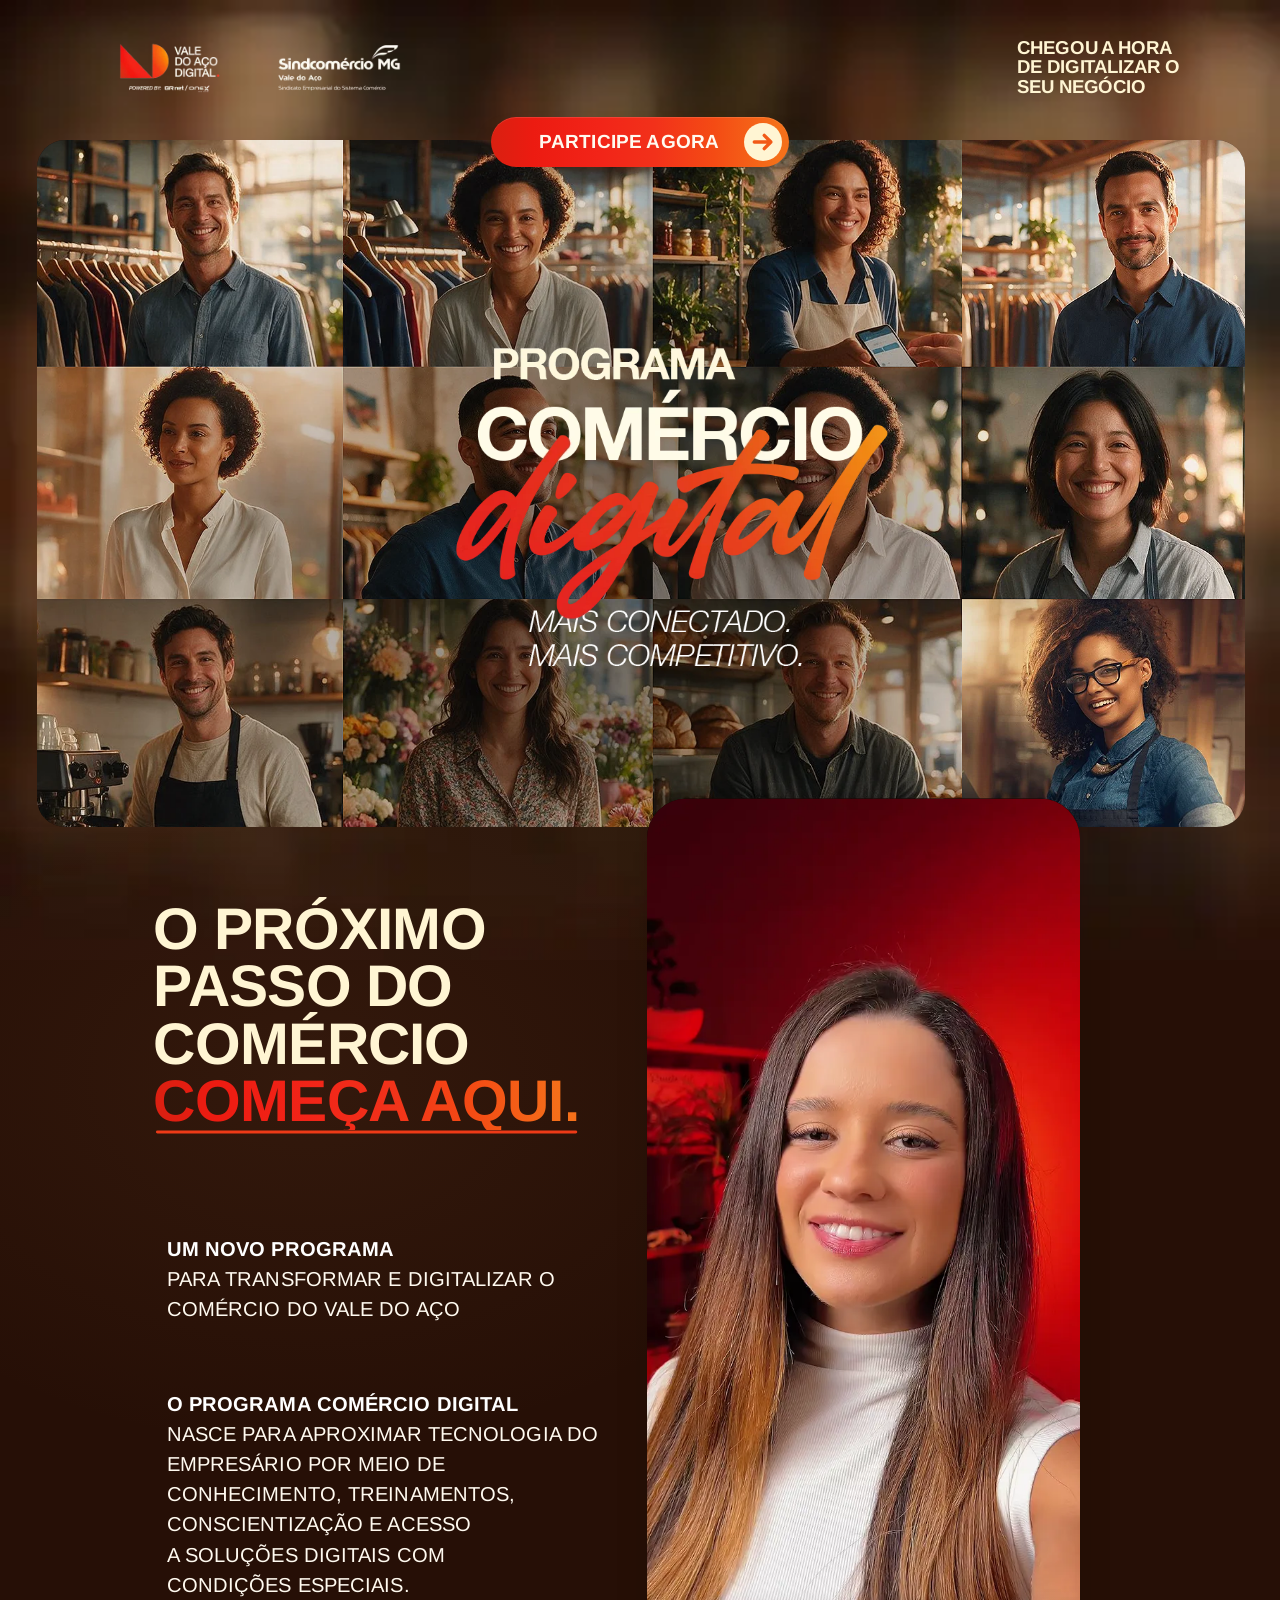
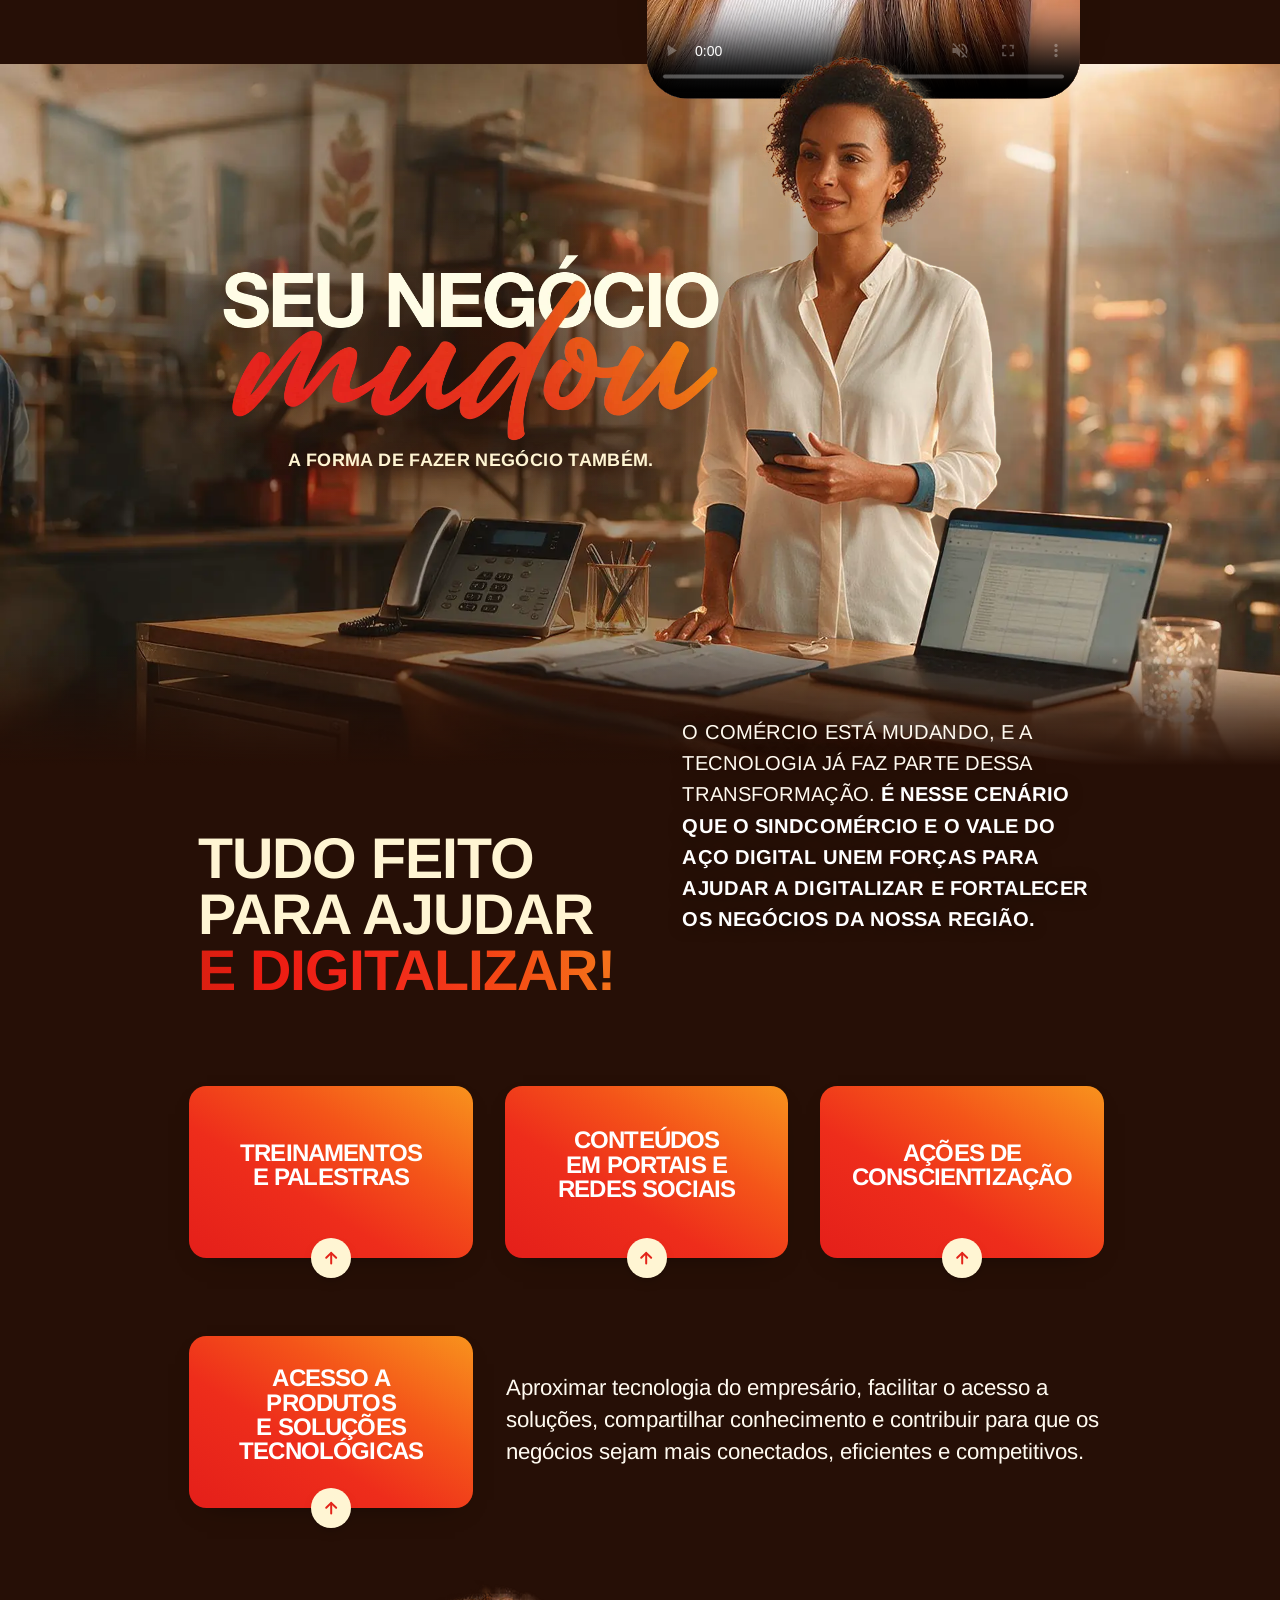
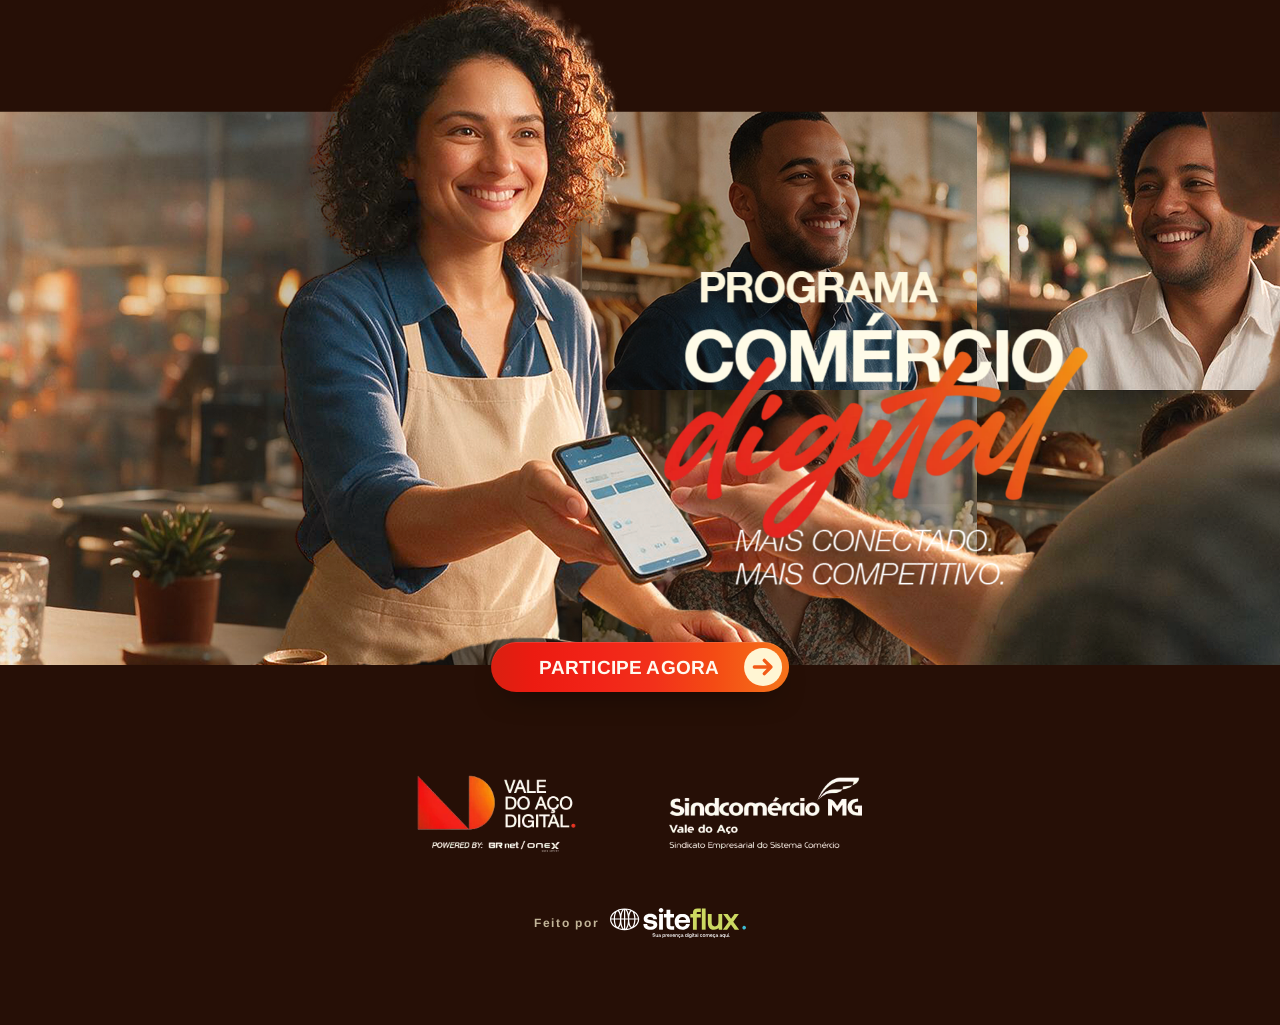
<file: index.html>
<!doctype html>
<html lang="pt-BR">
<head>
  <meta charset="utf-8">
  <meta name="viewport" content="width=device-width, initial-scale=1">
  <meta name="robots" content="noindex, nofollow">
  <title>Programa Comércio Digital — Vale do Aço Digital e Sindcomércio MG Vale do Aço</title>
  <meta name="description" content="Chegou a hora de digitalizar o seu negócio. O Programa Comércio Digital, do Sindcomércio MG Vale do Aço com o Vale do Aço Digital, nasce para aproximar tecnologia do empresário por meio de conhecimento, treinamentos, conscientização e acesso a soluções digitais com condições especiais.">
  <meta name="theme-color" content="#260f06">
  <meta property="og:title" content="Programa Comércio Digital — mais conectado, mais competitivo">
  <meta property="og:site_name" content="Vale do Aço Digital">
  <meta property="og:description" content="Um novo programa para transformar e digitalizar o comércio do Vale do Aço. Sindcomércio MG Vale do Aço + Vale do Aço Digital.">
  <meta property="og:type" content="website">
  <meta property="og:locale" content="pt_BR">
  <meta property="og:url" content="https://valedoacodigital.com.br/">
  <meta property="og:image" content="https://valedoacodigital.com.br/assets/img/programa/desk-a.webp">
  <link rel="canonical" href="https://valedoacodigital.com.br/">
  <link rel="icon" type="image/png" href="assets/img/favicon.png">
  <!-- Abertura do mosaico, preparada antes da 1ª pintura. Cada foto entra quando ELA está pronta (nenhuma espera a
       vizinha); o escalonamento vem da posição visual (coluna × 40 ms + linha × 30 ms, teto 180 ms) e só vale enquanto
       a abertura acontece. Título, frase, marcas e botão nunca ficam ocultos. ?fx=0 = composição final estática. -->
  <script>
    (function (d) {
      var h = d.documentElement;
      if (/[?&]fx=0(&|$)/.test(location.search)) { h.className += ' fx-off'; return; }
      h.className += ' js';
      try {
        var t0 = 0, TETO = 180;
        function atraso(tile) {
          var o = (+tile.style.getPropertyValue('--o') || 1) - 1, desk = matchMedia('(min-width: 768px)').matches;
          var col = desk ? o % 4 : o % 2, lin = desk ? Math.floor(o / 4) : Math.floor(o / 2);
          return Math.min(TETO, col * 40 + lin * 30);
        }
        function pronta(img, quebrada) {             // idempotente: cada foto entra uma vez
          var tile = img.closest && img.closest('.mz-tile');
          if (!tile || tile.__ok) { return; }
          tile.__ok = true;
          if (quebrada) { tile.classList.add('is-quebrada'); }   // mantém a área e o fundo; as outras seguem
          var agora = performance.now(); if (!t0) { t0 = agora; }
          var espera = Math.max(0, Math.round(t0 + atraso(tile) - agora));
          tile.style.setProperty('--od', espera + 'ms');
          void getComputedStyle(img).opacity;          // estado inicial calculado: a transição parte dele
          tile.classList.add('is-in');
          setTimeout(function () { tile.classList.add('is-done'); }, espera + 1100);   // tira a máscara transitória
        }
        function evento(e) {
          var t = e.target;
          if (!t || t.tagName !== 'IMG' || !t.closest || !t.closest('[data-open]')) { return; }
          if (e.type === 'error') { return pronta(t, true); }
          if (t.decode) { t.decode().then(function () { pronta(t); }, function () { pronta(t); }); } else { pronta(t); }
        }
        d.addEventListener('load', evento, true);
        d.addEventListener('error', evento, true);
        // fotos já completas (cache quente, script tardio, retorno pelo histórico)
        function varre() { [].forEach.call(d.querySelectorAll('[data-open] .mz-tile img'), function (img) { if (img.complete) { pronta(img, !img.naturalWidth); } }); }
        d.addEventListener('DOMContentLoaded', varre);
        addEventListener('pageshow', function (e) { if (e.persisted) { varre(); } });
        // proteção tardia: nenhuma foto fica oculta depois de 6 s (a abertura normal não depende disto)
        setTimeout(function () { h.classList.add('open-done'); }, 6000);
      } catch (err) { h.className = h.className.replace(' js', ''); }
    })(document);
  </script>
  <!-- a assinatura (h1) vem depois das 12 fotos no HTML; o preload a pede primeiro, antes de elas disputarem a rede -->
  <link rel="preload" as="image" href="assets/img/programa/k-title.webp" fetchpriority="high">
  <link rel="stylesheet" href="assets/css/programa.css?v=3.11">
  <link rel="stylesheet" href="assets/css/programa-fx.css?v=3.7">
  <!-- chat (OdinChat), o mesmo do site institucional. O carregador sai já no início, sem travar a página (async, conexão adiantada); a
       janela da conversa só carrega quando a pessoa abre o chat. As cores do painel do OdinChat (roxo e ciano) e o ícone do botão são
       trocados aqui pelos desta página: o carregador grava a configuração em window.__WIDGET_CONFIG e este setter mistura a do site
       antes de o widget desenhar o botão; se o carregador mudar, o load aplica o mesmo pela API do widget (MyWidget.setConfig).
       O tamanho da janela da conversa está no fim de programa.css. -->
  <link rel="preconnect" href="https://api.odinchat.com.br">
  <script>
    (function (w) {
      var site = {
        // botão: o ícone do chat (anel laranja, balão creme) cobre o botão. O anel é um pouco mais largo que alto (256 × 244): o fundo
        // leva o mesmo degradê dele, na mesma direção, para a fresta de cima e de baixo não aparecer como uma borda escura
        buttonColor: 'linear-gradient(135deg, #ffa51c 0%, #f4541a 50%, #d92011 100%)', buttonBorderColor: '#ea2117', buttonIcon: 'assets/img/chat-icone.svg', buttonIconScale: 'full',
        theme: {
          headerBackground: '#260f06', headerTextColor: '#fff5d3', chatBackground: '#fffaf0',
          userMessageBackground: '#ea2117', userMessageTextColor: '#ffffff', agentMessageBackground: '#ffffff', agentMessageTextColor: '#260f06',
          inputBackground: '#ffffff', inputBorderColor: '#f1d9b5', inputTextColor: '#260f06', sendButtonBackground: '#ea2117', sendButtonIconColor: '#ffffff',
          closeButtonIconColor: '#fff5d3', closeButtonHoverBackground: '#fff5d3',
          fontFamily: '"Helvetica Neue", Helvetica, Arial, sans-serif', borderRadius: '20px'
        }
      };
      var misturar = function (v) { v = v || {}; return Object.assign({}, v, site, { theme: Object.assign({}, v.theme, site.theme) }); };
      var cfg;
      try {
        Object.defineProperty(w, '__WIDGET_CONFIG', { configurable: true, enumerable: true, get: function () { return cfg; }, set: function (v) { cfg = misturar(v); } });
      } catch (e) {}
      w.addEventListener('load', function () {
        var m = w.MyWidget;
        if (m && m.getConfig && m.getConfig().buttonColor !== site.buttonColor) { m.setConfig(misturar({})); }
      });
    })(window);
  </script>
  <script async src="https://api.odinchat.com.br/webchat/widgets/383715161568972800/loader.js"></script>
</head>
<body>
  <a class="skip" href="#conteudo">Ir para o conteúdo</a>

  <header class="topo" data-px-track>
    <img class="topo__marcas" data-px="2" src="assets/img/programa/marcas.webp" width="672" height="124" alt="Vale do Aço Digital, powered by BRnet / Onex, e Sindcomércio MG Vale do Aço — Sindicato Empresarial do Sistema Comércio" decoding="async">
    <p class="topo__frase" data-px="1">Chegou a hora de digitalizar o seu negócio</p>
  </header>

  <main id="conteudo">
    <!-- 1 · Abertura: botão, mosaico de comerciantes e a assinatura do programa (h1) -->
    <section class="abertura" aria-labelledby="titulo-programa" data-px-track>
      <a class="cta cta--topo" data-px="1" href="https://portal.valedoacodigital.com.br/" target="_blank" rel="noopener noreferrer" data-magnet>
        <span class="cta__boia boia"><span class="cta__face"><span class="cta__mag"><span class="cta__rotulo">Participe agora</span><span class="cta__seta" aria-hidden="true"><svg viewBox="0 0 46 46" focusable="false"><circle cx="23" cy="23" r="23"/><path d="M12.5 23h20M24.5 15l8 8-8 8"/></svg></span></span></span></span><span class="sr-only"> (abre o portal do Vale do Aço Digital)</span>
      </a>
      <div class="mz" data-open data-px-track>
        <div class="mz__grade" role="img" aria-label="Mosaico com doze comerciantes sorrindo em suas lojas">
          <div class="mz-col mz-col--ext" style="--c:1"><div class="mz-col__mask">
            <div class="mz-tile" style="--o:1"><img src="assets/img/programa/k-tile-01.webp" width="459" height="340" alt="" decoding="async"></div>
            <div class="mz-tile" style="--o:5"><img src="assets/img/programa/k-tile-05.webp" width="459" height="349" alt="" decoding="async"></div>
            <div class="mz-tile" style="--o:9"><img src="assets/img/programa/k-tile-09.webp" fetchpriority="low" width="459" height="341" alt="" decoding="async"></div>
          </div></div>
          <div class="mz-col mz-col--int" style="--c:2"><div class="mz-col__mask">
            <div class="mz-tile" style="--o:2"><img src="assets/img/programa/k-tile-02.webp" width="465" height="340" alt="" decoding="async"></div>
            <div class="mz-tile" style="--o:6"><img src="assets/img/programa/k-tile-06.webp" width="465" height="349" alt="" decoding="async"></div>
            <div class="mz-tile" style="--o:10"><img src="assets/img/programa/k-tile-10.webp" fetchpriority="low" width="465" height="341" alt="" decoding="async"></div>
          </div></div>
          <div class="mz-col mz-col--int" style="--c:3"><div class="mz-col__mask">
            <div class="mz-tile" style="--o:3"><img src="assets/img/programa/k-tile-03.webp" width="464" height="340" alt="" decoding="async"></div>
            <div class="mz-tile" style="--o:7"><img src="assets/img/programa/k-tile-07.webp" width="464" height="349" alt="" decoding="async"></div>
            <div class="mz-tile" style="--o:11"><img src="assets/img/programa/k-tile-11.webp" fetchpriority="low" width="464" height="341" alt="" decoding="async"></div>
          </div></div>
          <div class="mz-col mz-col--ext" style="--c:4"><div class="mz-col__mask">
            <div class="mz-tile" style="--o:4"><img src="assets/img/programa/k-tile-04.webp" width="425" height="340" alt="" decoding="async"></div>
            <div class="mz-tile" style="--o:8"><img src="assets/img/programa/k-tile-08.webp" width="425" height="349" alt="" decoding="async"></div>
            <div class="mz-tile" style="--o:12"><img src="assets/img/programa/k-tile-12.webp" fetchpriority="low" width="425" height="341" alt="" decoding="async"></div>
          </div></div>
        </div>
        <!-- assinatura gráfica oficial do programa: imagem com texto alternativo, visível desde a primeira pintura -->
        <h1 class="abertura__titulo" id="titulo-programa" data-px="1"><img src="assets/img/programa/k-title.webp" width="639" height="518" alt="Programa Comércio Digital: mais conectado, mais competitivo." fetchpriority="high"></h1>
      </div>
    </section>

    <!-- 2 · "O próximo passo…": cobertura CSS opaca (a escrita antiga não é mais carregada) + texto HTML + quadro -->
    <section class="proximo" aria-labelledby="titulo-proximo" data-px-track>
      <div class="proximo__texto" data-px-track>
        <h2 class="proximo__titulo titulo-linhas" id="titulo-proximo" data-rv data-px="1">
          <span class="ln" style="--i:0"><span class="ln__i">O próximo</span></span>
          <span class="ln" style="--i:1"><span class="ln__i">passo do</span></span>
          <span class="ln" style="--i:2"><span class="ln__i">comércio</span></span>
          <span class="ln" style="--i:3"><span class="ln__i"><span class="acento">começa aqui.<svg class="sublinhado" viewBox="0 0 668 24" preserveAspectRatio="none" aria-hidden="true" focusable="false"><path pathLength="1" d="M4 12H664"/></svg></span></span></span>
        </h2>
        <p class="proximo__p" data-rv data-px="2"><strong>Um novo programa</strong> para transformar e digitalizar o comércio do Vale do Aço</p>
        <p class="proximo__p" data-rv data-px="1"><strong>O Programa Comércio Digital</strong> nasce para aproximar tecnologia do empresário por meio de conhecimento, treinamentos, conscientização e acesso a soluções digitais com condições especiais.</p>
      </div>

      <!-- quadro preto com o vídeo de apresentação (30/09). Começa mudo e em loop quando o bloco aparece; o botão liga o som.
           Sem JS, com ?fx=0 ou com movimento reduzido: controles nativos, sem tocar sozinho (assets/js/programa-video.js).
           As quatro frentes que ficavam aqui continuam nos cartões de serviço (bloco anterior em qa/video-quadro-2026-09-30/backup/). -->
      <aside class="quadro" aria-label="Vídeo de apresentação do Programa Comércio Digital" data-px="2" data-px-depth="arc">
        <div class="quadro__placa quadro__placa--video boia">
          <video class="quadro__video" src="assets/video/programa-apresentacao.mp4" poster="assets/video/programa-apresentacao-capa.webp" width="720" height="1280" muted loop playsinline preload="none" controls aria-label="Vídeo de apresentação do Programa Comércio Digital"></video>
          <button class="quadro__som" type="button" aria-pressed="false" hidden><svg viewBox="0 0 24 24" aria-hidden="true" focusable="false"><path class="quadro__som-alto" d="M3.5 9.5v5h3.8L12 18.8V5.2L7.3 9.5z"/><path class="quadro__som-onda" d="M15.5 9a4.2 4.2 0 0 1 0 6M18 6.5a7.8 7.8 0 0 1 0 11"/><path class="quadro__som-x" d="M16 9.5l5 5M21 9.5l-5 5"/></svg><span class="quadro__som-rotulo sr-only">Ativar som</span></button>
        </div>
      </aside>
    </section>

    <!-- 3 · "Seu negócio mudou": fundo da loja · comerciante + balcão unidos · título no primeiro plano -->
    <section class="mudou" aria-labelledby="titulo-mudou" data-px-track>
      <div class="mudou__cena" aria-hidden="true">
        <div class="mudou__janela">
          <picture>
            <source media="(max-width: 767.98px)" srcset="assets/img/programa/mudou-fundo-m.webp" width="880" height="732">
            <img class="mudou__fundo" data-px src="assets/img/programa/mudou-fundo.webp" width="1920" height="1099" alt="" loading="lazy" decoding="async">
          </picture>
        </div>
        <div class="mudou__frente">
          <picture>
            <source media="(max-width: 767.98px)" srcset="assets/img/programa/mudou-frente-m.webp" width="880" height="732">
            <img class="mudou__pessoa" data-px src="assets/img/programa/mudou-frente.webp" width="1920" height="1099" alt="" loading="lazy" decoding="async">
          </picture>
        </div>
      </div>
      <h2 class="mudou__titulo" id="titulo-mudou" data-rv data-px="1">
        <img class="mudou__letreiro" src="assets/img/programa/k-mudou-letreiro.webp" width="1001" height="388" alt="Seu negócio mudou." loading="lazy" decoding="async">
        <span class="mudou__linha">A forma de fazer negócio também.</span>
      </h2>
    </section>

    <!-- 4 · "Tudo feito para ajudar e digitalizar!": texto e os quatro serviços em HTML -->
    <section class="tudo" aria-labelledby="titulo-tudo">
      <div class="tudo__topo" data-px-track>
        <h2 class="tudo__titulo titulo-linhas" id="titulo-tudo" data-rv data-px="1">
          <span class="ln" style="--i:0"><span class="ln__i">Tudo feito</span></span>
          <span class="ln" style="--i:1"><span class="ln__i">para ajudar</span></span>
          <span class="ln" style="--i:2"><span class="ln__i"><span class="acento">e digitalizar!</span></span></span>
        </h2>
        <p class="tudo__p" data-px="2">O comércio está mudando, e a tecnologia já faz parte dessa transformação. <strong>É nesse cenário que o Sindcomércio e o Vale do Aço Digital unem forças para ajudar a digitalizar e fortalecer os negócios da nossa região.</strong></p>
      </div>
      <div class="tudo__grade" data-px-track>
        <ul class="servicos boia" data-rv>
          <li class="servicos__item" style="--i:0"><a class="svc" data-px href="https://wa.me/5531989048888?text=Ol%C3%A1!%20Quero%20saber%20mais%20sobre%20treinamentos%20e%20palestras%20do%20Programa%20Com%C3%A9rcio%20Digital." target="_blank" rel="noopener noreferrer"><span class="svc__boia"><span class="svc__face"><span class="svc__rotulo">Treinamentos e palestras</span><span class="svc__seta" aria-hidden="true"><svg viewBox="0 0 24 24" focusable="false"><path d="M12 19V5M5.5 11.5 12 5l6.5 6.5"/></svg></span></span></span><span class="sr-only"> (abre o WhatsApp)</span></a></li>
          <li class="servicos__item" style="--i:1"><a class="svc" data-px href="https://wa.me/5531989048888?text=Ol%C3%A1!%20Quero%20saber%20mais%20sobre%20conte%C3%BAdos%20em%20portais%20e%20redes%20sociais%20do%20Programa%20Com%C3%A9rcio%20Digital." target="_blank" rel="noopener noreferrer"><span class="svc__boia"><span class="svc__face"><span class="svc__rotulo">Conteúdos em portais e redes sociais</span><span class="svc__seta" aria-hidden="true"><svg viewBox="0 0 24 24" focusable="false"><path d="M12 19V5M5.5 11.5 12 5l6.5 6.5"/></svg></span></span></span><span class="sr-only"> (abre o WhatsApp)</span></a></li>
          <li class="servicos__item" style="--i:2"><a class="svc" data-px href="https://wa.me/5531989048888?text=Ol%C3%A1!%20Quero%20saber%20mais%20sobre%20a%C3%A7%C3%B5es%20de%20conscientiza%C3%A7%C3%A3o%20do%20Programa%20Com%C3%A9rcio%20Digital." target="_blank" rel="noopener noreferrer"><span class="svc__boia"><span class="svc__face"><span class="svc__rotulo">Ações de conscientização</span><span class="svc__seta" aria-hidden="true"><svg viewBox="0 0 24 24" focusable="false"><path d="M12 19V5M5.5 11.5 12 5l6.5 6.5"/></svg></span></span></span><span class="sr-only"> (abre o WhatsApp)</span></a></li>
          <li class="servicos__item" style="--i:3"><a class="svc" data-px href="https://wa.me/5531989048888?text=Ol%C3%A1!%20Quero%20saber%20mais%20sobre%20acesso%20a%20produtos%20e%20solu%C3%A7%C3%B5es%20tecnol%C3%B3gicas%20do%20Programa%20Com%C3%A9rcio%20Digital." target="_blank" rel="noopener noreferrer"><span class="svc__boia"><span class="svc__face"><span class="svc__rotulo">Acesso a produtos e soluções tecnológicas</span><span class="svc__seta" aria-hidden="true"><svg viewBox="0 0 24 24" focusable="false"><path d="M12 19V5M5.5 11.5 12 5l6.5 6.5"/></svg></span></span></span><span class="sr-only"> (abre o WhatsApp)</span></a></li>
        </ul>
        <p class="tudo__aprox" data-px="1">Aproximar tecnologia do empresário, facilitar o acesso a soluções, compartilhar conhecimento e contribuir para que os negócios sejam mais conectados, eficientes e competitivos.</p>
      </div>
    </section>

    <!-- 5 · Convite final: foto revelada numa janela (título e botão ficam fora da máscara) -->
    <section class="final" aria-labelledby="titulo-final">
      <div class="final__cena" data-px-track>
        <div class="final__janela" data-rv data-px="2">
          <picture class="final__plano">
            <img class="final__foto" src="assets/img/programa/final-foto-fornecida.webp" width="1920" height="1029" alt="Atendente sorri e mostra o celular a um cliente no balcão de uma loja." loading="lazy" decoding="async">
          </picture>
        </div>
        <h2 class="final__titulo" id="titulo-final" data-px="1"><img src="assets/img/programa/k-title.webp" width="639" height="518" alt="Programa Comércio Digital: mais conectado, mais competitivo." loading="lazy" decoding="async"></h2>
        <a class="cta cta--final" data-px="2" href="https://portal.valedoacodigital.com.br/" target="_blank" rel="noopener noreferrer" data-magnet>
          <span class="cta__boia boia"><span class="cta__face"><span class="cta__mag"><span class="cta__rotulo">Participe agora</span><span class="cta__seta" aria-hidden="true"><svg viewBox="0 0 46 46" focusable="false"><circle cx="23" cy="23" r="23"/><path d="M12.5 23h20M24.5 15l8 8-8 8"/></svg></span></span></span></span><span class="sr-only"> (abre o portal do Vale do Aço Digital)</span>
        </a>
      </div>
    </section>
  </main>

  <footer class="rodape" data-px-track>
    <img class="rodape__marcas" data-px="2" src="assets/img/programa/marcas.webp" width="672" height="124" alt="Vale do Aço Digital, powered by BRnet / Onex, e Sindcomércio MG Vale do Aço — Sindicato Empresarial do Sistema Comércio" loading="lazy" decoding="async">
    <p class="rodape__credito"><a href="https://siteflux.com.br/" target="_blank" rel="noopener noreferrer">Feito por <img src="assets/img/logo-siteflux-fundo-escuro.svg" width="435" height="96" alt="Siteflux" loading="lazy" decoding="async"><span class="sr-only"> (abre o site da Siteflux)</span></a></p>
  </footer>

  <script type="application/ld+json">
{
 "@context": "https://schema.org",
 "@type": "Organization",
 "@id": "https://valedoacodigital.com.br/#org",
 "name": "Vale do Aço Digital",
 "url": "https://valedoacodigital.com.br/",
 "slogan": "Conectamos hoje, protegemos o amanhã.",
 "description": "Movimento regional que conecta pessoas, empresas e ideias para ampliar o acesso à tecnologia no Vale do Aço. Com o Sindcomércio MG Vale do Aço, promove o Programa Comércio Digital: um novo programa para transformar e digitalizar o comércio da região.",
 "sameAs": [
  "https://www.instagram.com/valedoacodigital/",
  "https://www.youtube.com/@valedoaçodigital"
 ],
 "contactPoint": {
  "@type": "ContactPoint",
  "telephone": "+55-31-98904-8888",
  "contactType": "customer support",
  "availableLanguage": "pt-BR"
 }
}
  </script>
  <script src="assets/js/programa-fx.js?v=3.6" defer></script>
  <script src="assets/js/programa-video.js?v=2" defer></script>
</body>
</html>
</file>
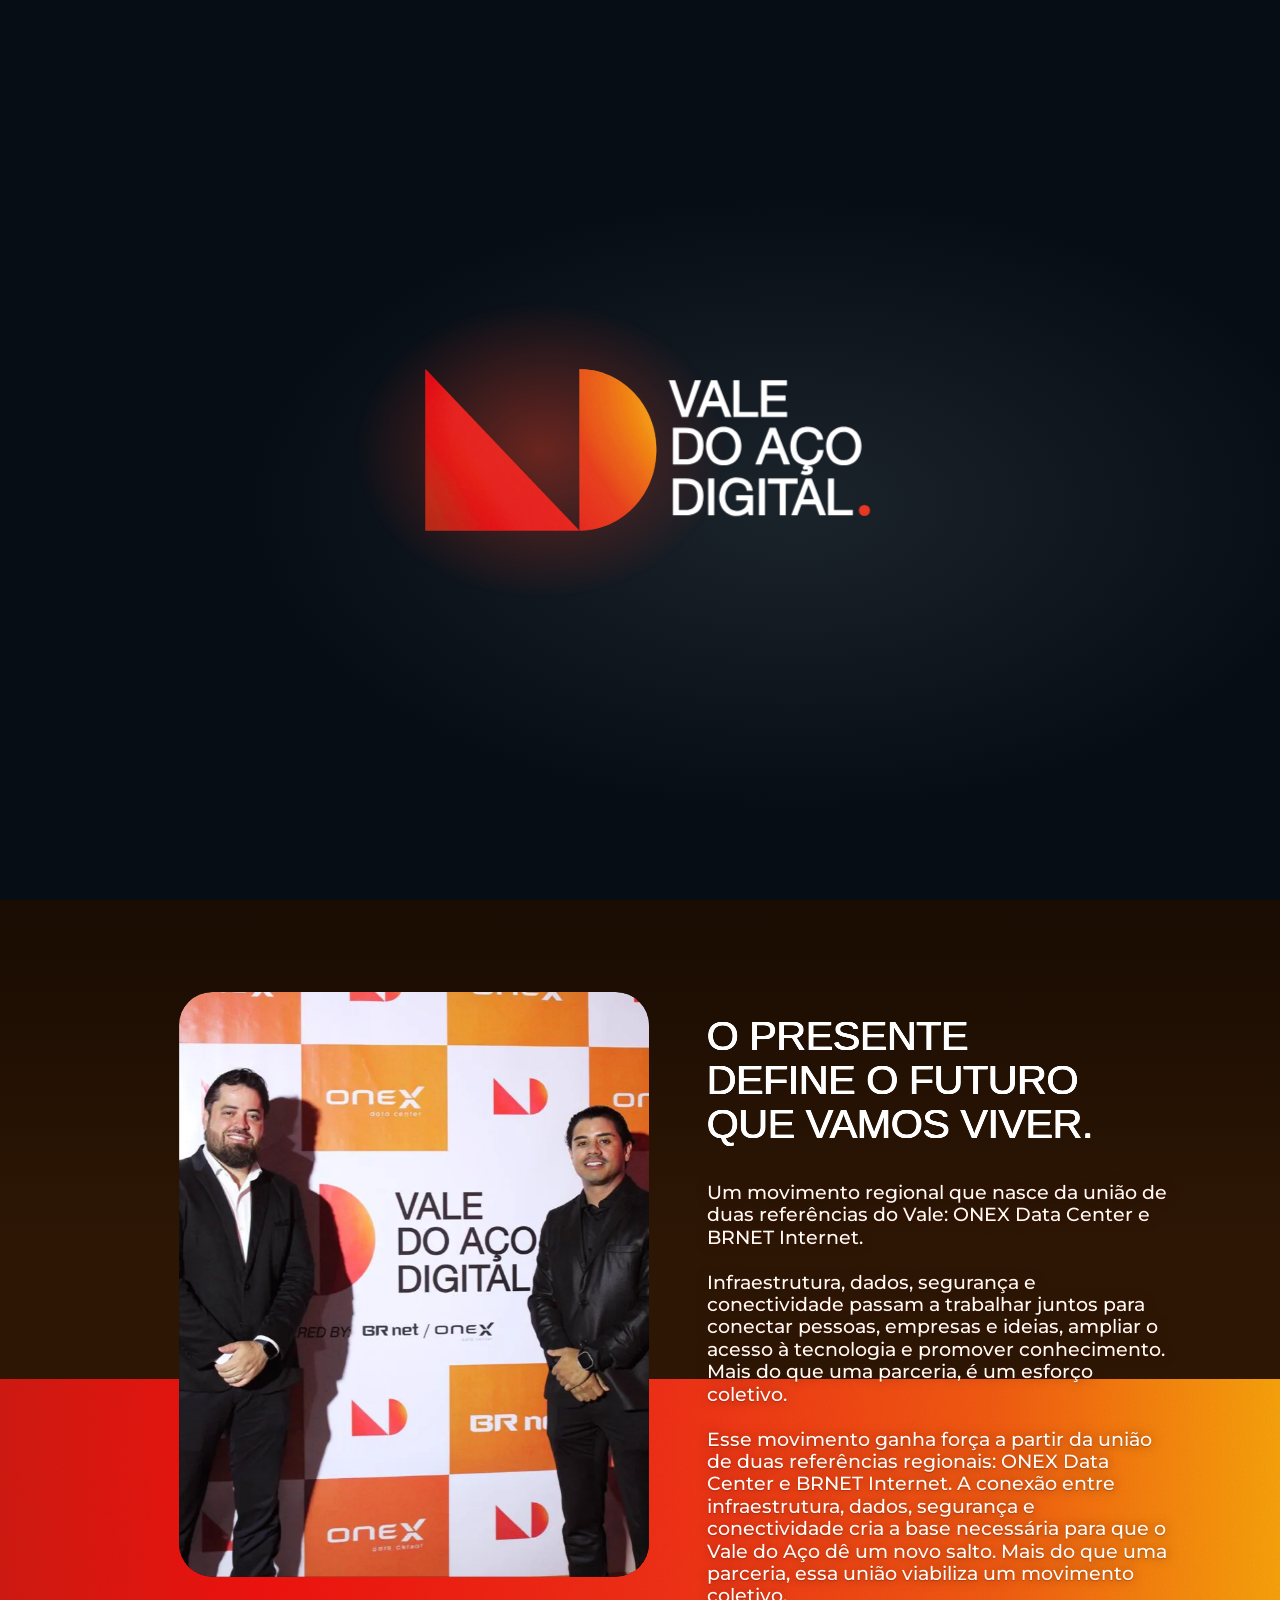
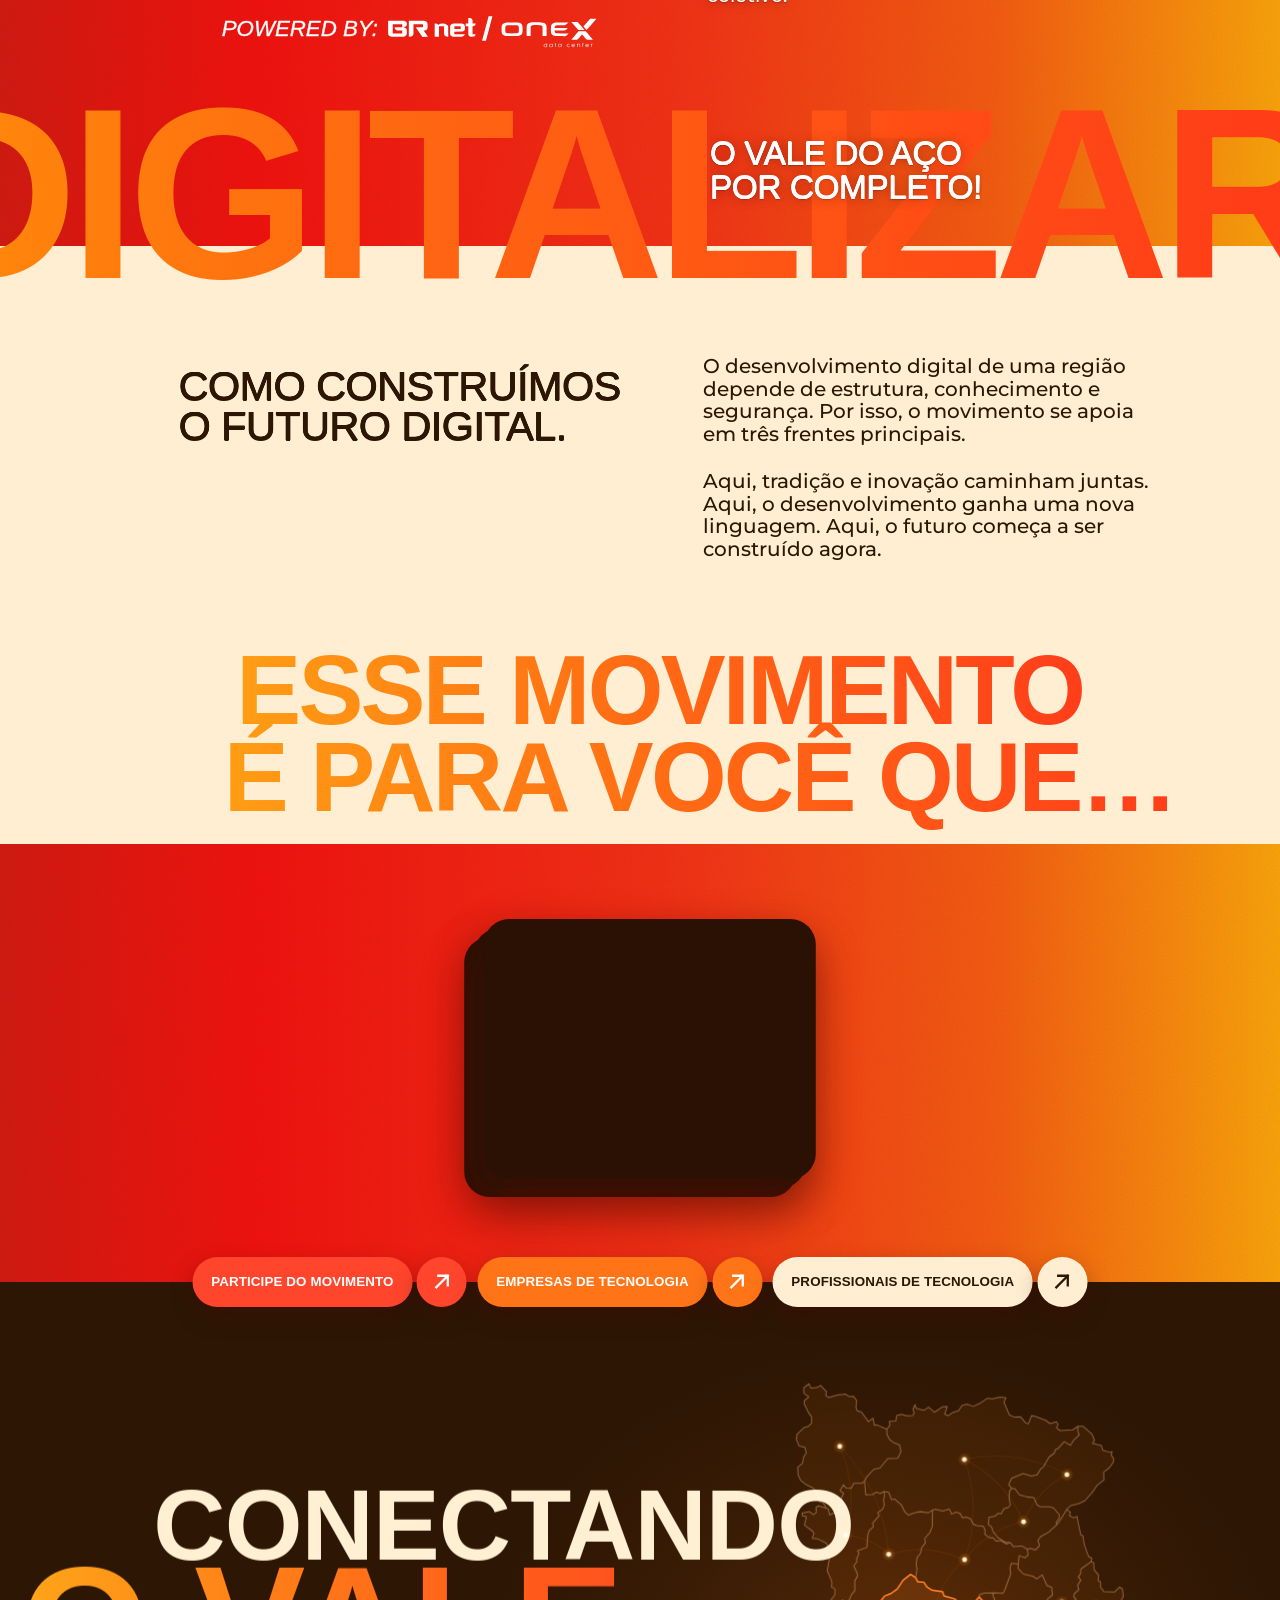
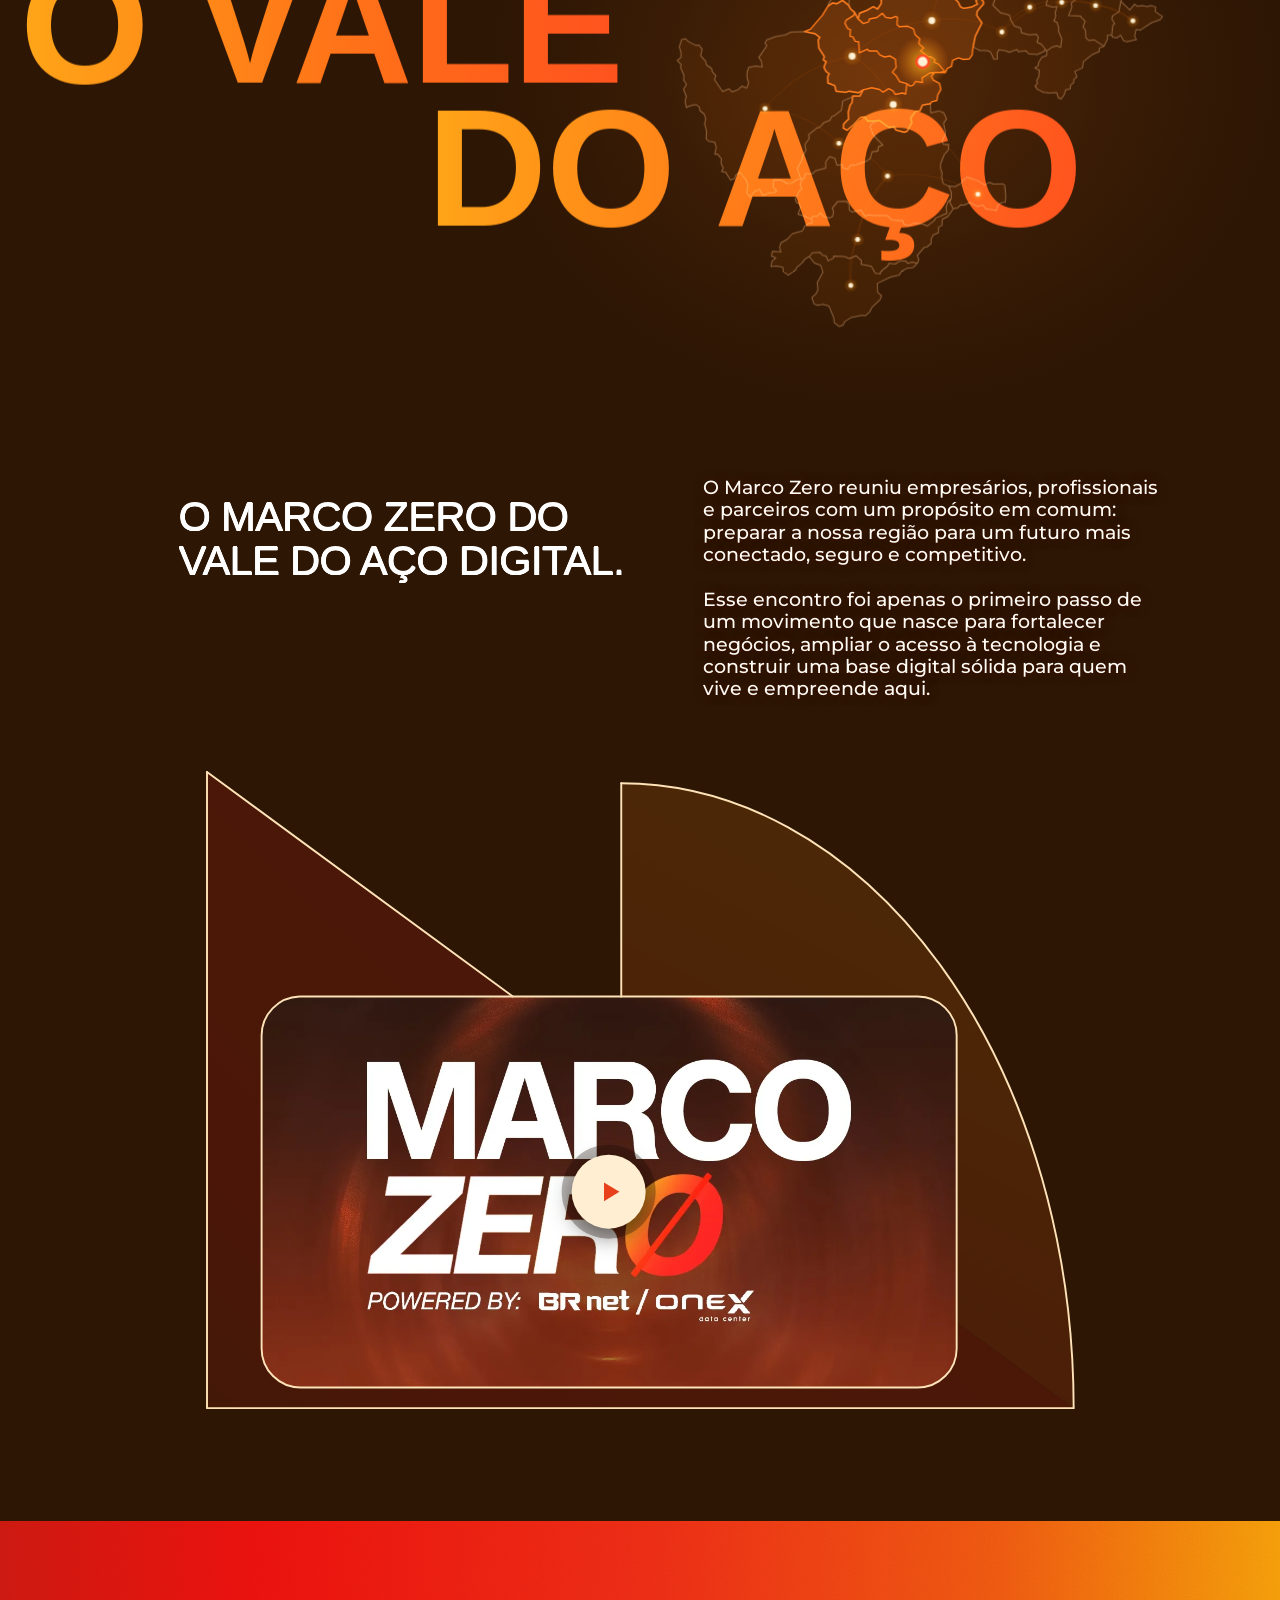
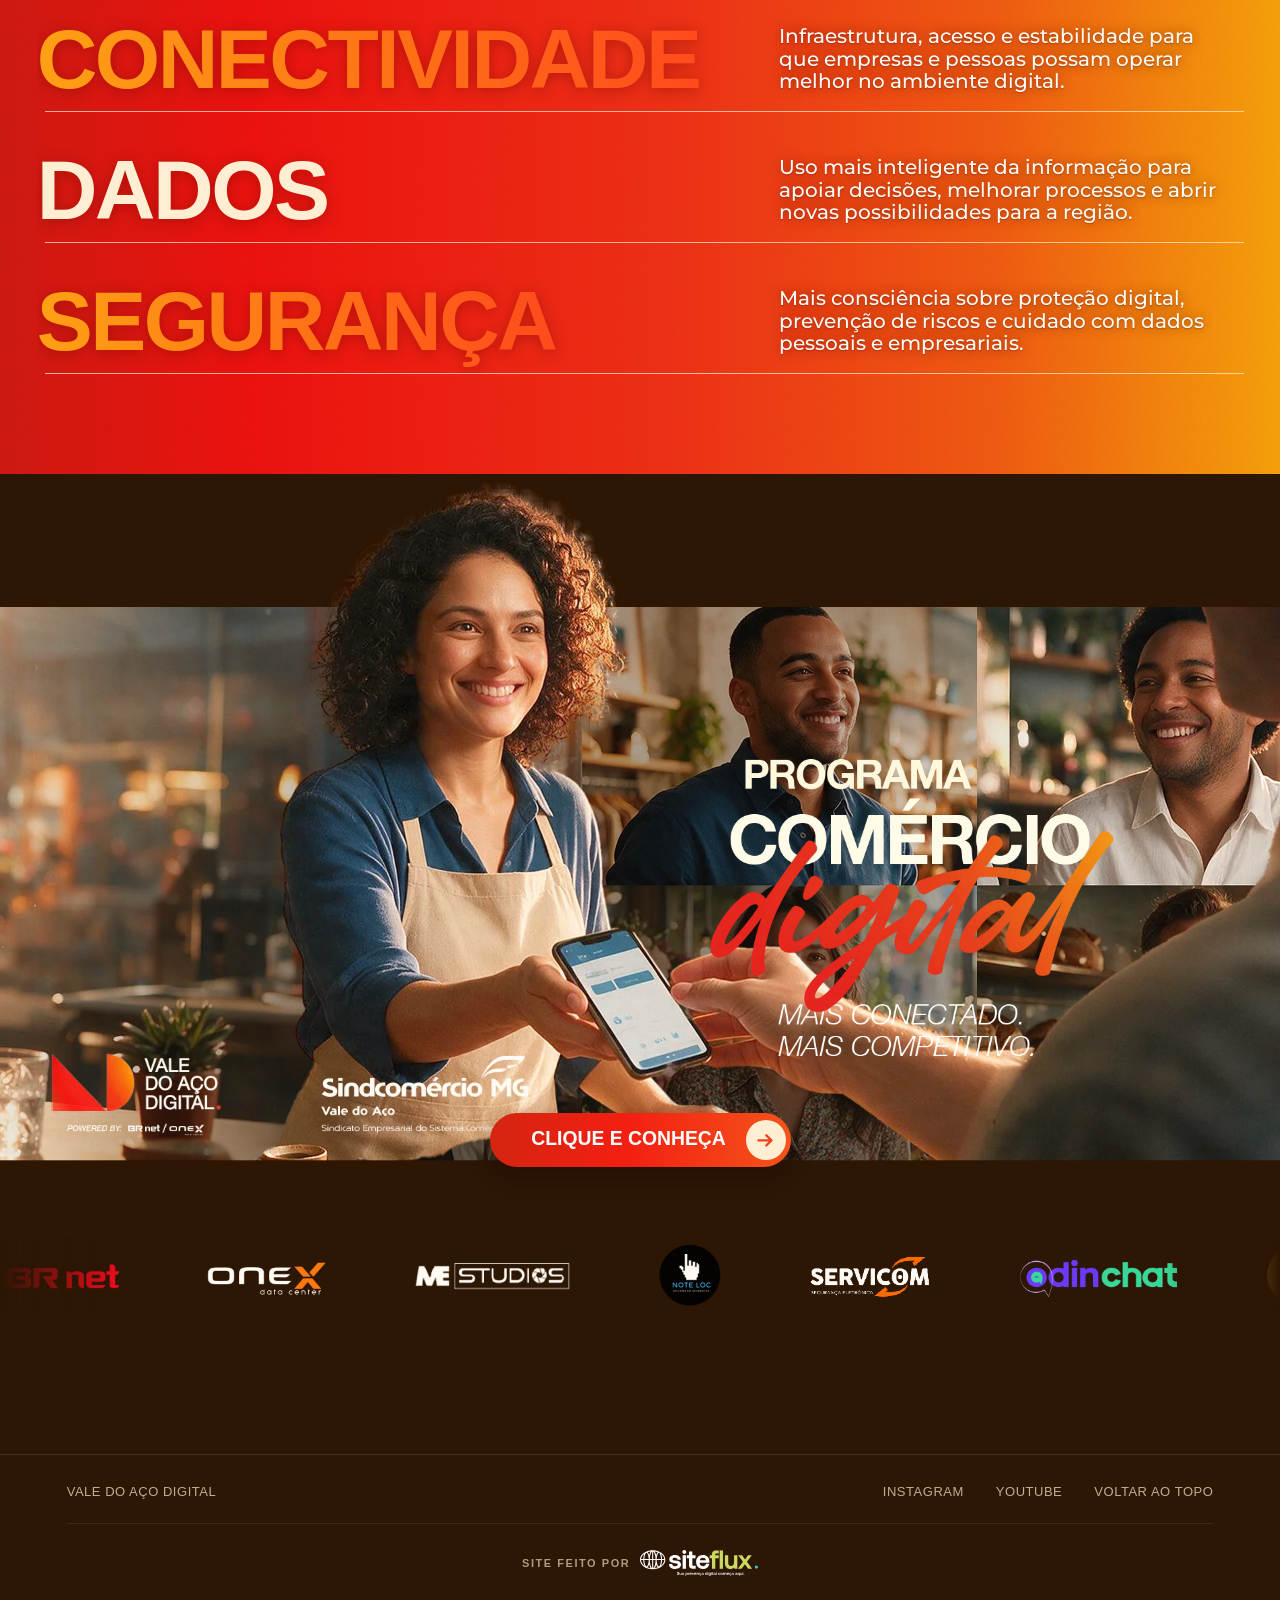
<file: backup-institucional/index.html>
<!doctype html>
<html lang="pt-BR" class="no-js">
<head>
  <meta charset="utf-8">
  <meta name="viewport" content="width=device-width, initial-scale=1">
  <!-- TODO (Walter): esta é a prévia, por isso "noindex". No endereço oficial, trocar por "index, follow" e confirmar o domínio usado
       abaixo em canonical, og:url, og:image e no JSON-LD (hoje https://valedoacodigital.com.br/, com os arquivos na raiz) -->
  <meta name="robots" content="noindex, nofollow">
  <link rel="canonical" href="https://valedoacodigital.com.br/">
  <title>Vale do Aço Digital — Conectamos hoje. Protegemos o amanhã.</title>
  <meta name="description" content="Vale do Aço Digital é um movimento regional que une ONEX Data Center e BRNET Internet para conectar pessoas, empresas e ideias no Vale do Aço, em Minas Gerais.">
  <meta name="theme-color" content="#2d1604">
  <meta property="og:title" content="Vale do Aço Digital — Conectamos hoje. Protegemos o amanhã.">
  <meta property="og:site_name" content="Vale do Aço Digital">
  <meta property="og:description" content="Um movimento regional apoiado em conectividade, dados e segurança para digitalizar o Vale do Aço por completo.">
  <meta property="og:type" content="website">
  <meta property="og:locale" content="pt_BR">
  <meta property="og:url" content="https://valedoacodigital.com.br/">
  <meta property="og:image" content="https://valedoacodigital.com.br/assets/img/hero-poster-fim.jpg">
  <meta property="og:image:width" content="1916">
  <meta property="og:image:height" content="1080">
  <meta property="og:image:alt" content="Vale do Aço Digital — Conectamos hoje. Protegemos o amanhã.">
  <meta name="twitter:card" content="summary_large_image">
  <link rel="icon" type="image/png" href="assets/img/favicon.png">
  <link rel="preload" as="image" href="assets/img/hero-poster-inicio.jpg" fetchpriority="high">
  <link rel="preload" as="font" type="font/woff2" href="assets/fonts/montserrat-latin-400-700.woff2" crossorigin>
  <link rel="stylesheet" href="assets/css/abertura.css?v=1.5">
  <link rel="stylesheet" href="assets/css/site.css?v=1.11">
  <script>
    (function (d) {
      var c = 'js hero-top', seen = false;
      try { seen = sessionStorage.getItem('vad-intro') === '1'; } catch (e) {}
      var still = matchMedia('(prefers-reduced-motion: reduce)').matches;
      if (!seen && !location.hash && !(window.pageYOffset > 4) && !still) { c += ' intro-on intro-lock'; }
      /* hero longo + sticky só no modo scrub (mouse e toque; sem reduced motion nem economia de dados); abertura.js confirma ou desfaz */
      var conn = navigator.connection;
      if (!still && !(conn && (conn.saveData || /2g$/.test(conn.effectiveType || '')))) { c += ' hero-scrub'; }
      d.className = d.className.replace('no-js', c);
    })(document.documentElement);
  </script>
  <!-- chat (OdinChat). O carregador sai já no início, sem travar a página (async, conexão adiantada); a janela da conversa só
       carrega quando a pessoa abre o chat. As cores do painel do OdinChat (roxo e ciano) e o ícone do botão são trocados aqui pelos do site: o
       carregador grava a configuração em window.__WIDGET_CONFIG e este setter mistura o tema do site antes de o widget desenhar o
       botão (e antes de mandar a configuração para a janela da conversa). Se um dia o carregador mudar, o load aplica o mesmo
       tema pela API do widget (MyWidget.setConfig). O tamanho da janela e a saída de cena durante a intro e o menu estão em site.css. -->
  <link rel="preconnect" href="https://api.odinchat.com.br">
  <script>
    (function (w) {
      var site = {
        // botão: o ícone do chat (anel laranja, balão creme) cobre o botão. O anel é um pouco mais largo que alto (256 × 244): o fundo
        // leva o mesmo degradê dele, na mesma direção, para a fresta de cima e de baixo não aparecer como uma borda escura
        buttonColor: 'linear-gradient(135deg, #ffa51c 0%, #f4541a 50%, #d92011 100%)', buttonBorderColor: '#f0401a', buttonIcon: 'assets/img/chat-icone.svg', buttonIconScale: 'full',
        theme: {
          headerBackground: '#2d1604', headerTextColor: '#ffeed2', chatBackground: '#fff6e8',
          userMessageBackground: '#e8401a', userMessageTextColor: '#ffffff', agentMessageBackground: '#ffffff', agentMessageTextColor: '#2d1604',
          inputBackground: '#ffffff', inputBorderColor: '#f1d9b5', inputTextColor: '#2d1604', sendButtonBackground: '#e8401a', sendButtonIconColor: '#ffffff',
          closeButtonIconColor: '#ffeed2', closeButtonHoverBackground: '#ffeed2',
          fontFamily: '"Helvetica Neue", Helvetica, Arial, sans-serif', borderRadius: '20px'
        }
      };
      var misturar = function (v) { v = v || {}; return Object.assign({}, v, site, { theme: Object.assign({}, v.theme, site.theme) }); };
      var cfg;
      try {
        Object.defineProperty(w, '__WIDGET_CONFIG', { configurable: true, enumerable: true, get: function () { return cfg; }, set: function (v) { cfg = misturar(v); } });
      } catch (e) {}
      w.addEventListener('load', function () {
        var m = w.MyWidget;
        if (m && m.getConfig && m.getConfig().buttonColor !== site.buttonColor) { m.setConfig(misturar({})); }
      });
    })(window);
  </script>
  <script async src="https://api.odinchat.com.br/webchat/widgets/383715161568972800/loader.js"></script>
  <script type="application/ld+json">
  {
    "@context": "https://schema.org",
    "@graph": [
      {
        "@type": "Organization",
        "@id": "https://valedoacodigital.com.br/#movimento",
        "name": "Vale do Aço Digital",
        "url": "https://valedoacodigital.com.br/",
        "logo": "https://valedoacodigital.com.br/assets/img/favicon.png",
        "slogan": "Conectamos hoje. Protegemos o amanhã.",
        "description": "Movimento regional que nasce da união de ONEX Data Center e BRNET Internet para conectar pessoas, empresas e ideias, ampliar o acesso à tecnologia e promover conhecimento no Vale do Aço.",
        "knowsAbout": ["Conectividade", "Dados", "Segurança digital"],
        "areaServed": [
          { "@type": "City", "name": "Ipatinga" },
          { "@type": "City", "name": "Coronel Fabriciano" },
          { "@type": "City", "name": "Timóteo" },
          { "@type": "City", "name": "Santana do Paraíso" },
          { "@type": "AdministrativeArea", "name": "Vale do Aço, Minas Gerais, Brasil" }
        ],
        "sameAs": ["https://www.instagram.com/valedoacodigital/", "https://www.youtube.com/@valedoa%C3%A7odigital"],
        "contactPoint": { "@type": "ContactPoint", "contactType": "Participação no movimento", "telephone": "+55-31-98904-8888", "url": "https://wa.me/5531989048888", "availableLanguage": "pt-BR" }
      },
      {
        "@type": "WebSite",
        "@id": "https://valedoacodigital.com.br/#site",
        "url": "https://valedoacodigital.com.br/",
        "name": "Vale do Aço Digital",
        "inLanguage": "pt-BR",
        "publisher": { "@id": "https://valedoacodigital.com.br/#movimento" }
      },
      {
        "@type": "VideoObject",
        "@id": "https://valedoacodigital.com.br/#marco-zero",
        "name": "O Marco Zero do Vale do Aço Digital",
        "description": "O Marco Zero do Vale do Aço Digital reuniu empresários, profissionais e parceiros com um propósito em comum: preparar a região para um futuro mais conectado, seguro e competitivo.",
        "thumbnailUrl": "https://i.ytimg.com/vi/ofgeqVFlSOc/maxresdefault.jpg",
        "uploadDate": "2026-03-25T21:00:06+00:00",
        "duration": "PT1M30S",
        "embedUrl": "https://www.youtube.com/embed/ofgeqVFlSOc",
        "url": "https://www.youtube.com/watch?v=ofgeqVFlSOc",
        "inLanguage": "pt-BR",
        "publisher": { "@id": "https://valedoacodigital.com.br/#movimento" }
      }
    ]
  }
  </script>
</head>
<body id="topo">
  <a class="skip" href="#conteudo">Ir para o conteúdo</a>
  <!-- contorno de texto ("O Vale do Aço" sobre DIGITALIZAR, no celular): o filtro alarga a letra cheia e tira a letra do meio,
       sobrando só o anel de fora. Com -webkit-text-stroke, no Android (fonte do sistema variável) apareciam fios dentro das letras -->
  <svg class="defs-contorno" width="0" height="0" aria-hidden="true" focusable="false">
    <filter id="contorno-fino" x="-5%" y="-10%" width="110%" height="120%" color-interpolation-filters="sRGB"><feMorphology in="SourceAlpha" operator="dilate" radius="1.3" result="maior"/><feComposite in="maior" in2="SourceAlpha" operator="out" result="anel"/><feFlood flood-color="#fff0dc" flood-opacity=".95"/><feComposite in2="anel" operator="in"/></filter>
  </svg>

  <!-- INTRO: só aparece com JS, uma vez por sessão e sem reduced motion (ver script no <head>) -->
  <div class="intro" id="intro">
    <div class="intro__stage">
      <svg class="intro__mark" viewBox="0 0 368.14 146.44" aria-hidden="true" focusable="false">
        <defs>
          <linearGradient id="ig-tri" gradientUnits="userSpaceOnUse" x1="12.27" y1="137.36" x2="135.42" y2="8.02"><stop offset="0" stop-color="#ba2819"/><stop offset=".22" stop-color="#e41a18"/><stop offset="1" stop-color="#e62821"/></linearGradient>
          <linearGradient id="ig-disc" gradientUnits="userSpaceOnUse" x1="135.63" y1="137.36" x2="197.1" y2="8.02"><stop offset="0" stop-color="#e62f21"/><stop offset=".45" stop-color="#ea5f1b"/><stop offset="1" stop-color="#f39316"/></linearGradient>
          <radialGradient id="ig-glow"><stop offset="0" stop-color="#ff3c1e" stop-opacity=".38"/><stop offset="1" stop-color="#ff3c1e" stop-opacity="0"/></radialGradient>
        </defs>
        <g class="im-cam">
          <ellipse class="im-glow" cx="104.68" cy="72.69" rx="150" ry="120" fill="url(#ig-glow)"/>
          <g class="im-lines">
            <path style="--i:0" d="M12.27 8.02L135.42 137.36H12.27Z"/>
            <path style="--i:0" d="M135.63 137.36V8.02A61.47 64.67 0 0 1 135.63 137.36Z"/>
            <path style="--i:1" d="M12.27 15.93L127.89 137.36H12.27Z"/>
            <path style="--i:1" d="M137.51 133.41V11.97A57.72 60.72 0 0 1 137.51 133.41Z"/>
            <path style="--i:2" d="M12.27 23.83L120.37 137.36H12.27Z"/>
            <path style="--i:2" d="M139.39 129.46V15.93A53.96 56.77 0 0 1 139.39 129.46Z"/>
            <path style="--i:3" d="M12.27 31.73L112.84 137.36H12.27Z"/>
            <path style="--i:3" d="M141.27 125.51V19.88A50.2 52.81 0 0 1 141.27 125.51Z"/>
            <path style="--i:4" d="M12.27 39.64L105.32 137.36H12.27Z"/>
            <path style="--i:4" d="M143.14 121.55V23.83A46.45 48.86 0 0 1 143.14 121.55Z"/>
            <path style="--i:5" d="M12.27 47.54L97.79 137.36H12.27Z"/>
            <path style="--i:5" d="M145.02 117.6V27.78A42.69 44.91 0 0 1 145.02 117.6Z"/>
            <path style="--i:6" d="M12.27 55.45L90.26 137.36H12.27Z"/>
            <path style="--i:6" d="M146.9 113.65V31.73A38.93 40.96 0 0 1 146.9 113.65Z"/>
            <path style="--i:7" d="M12.27 63.35L82.74 137.36H12.27Z"/>
            <path style="--i:7" d="M148.78 109.7V35.69A35.18 37.01 0 0 1 148.78 109.7Z"/>
            <path style="--i:8" d="M12.27 71.26L75.21 137.36H12.27Z"/>
            <path style="--i:8" d="M150.66 105.75V39.64A31.42 33.05 0 0 1 150.66 105.75Z"/>
            <path style="--i:9" d="M12.27 79.16L67.69 137.36H12.27Z"/>
            <path style="--i:9" d="M152.54 101.79V43.59A27.66 29.1 0 0 1 152.54 101.79Z"/>
          </g>
          <path class="im-trace im-trace--spark" pathLength="1" d="M135.63 8.02A61.47 64.67 0 0 1 135.63 137.36"/>
          <path class="im-trace im-trace--diag" pathLength="1" d="M12.27 8.02L135.42 137.36"/>
          <path class="im-trace im-trace--stem" pathLength="1" d="M135.63 137.36V8.02"/>
          <path class="im-trace im-trace--arc" pathLength="1" d="M135.63 8.02A61.47 64.67 0 0 1 135.63 137.36"/>
          <g class="im-fill">
            <path fill="url(#ig-tri)" d="M12.27 8.02L135.42 137.36H12.27Z"/>
            <path fill="url(#ig-disc)" d="M135.63 137.36V8.02A61.47 64.67 0 0 1 135.63 137.36Z"/>
          </g>
          <g class="im-outline"><path d="M12.27 8.02L135.42 137.36H12.27Z"/><path d="M135.63 137.36V8.02A61.47 64.67 0 0 1 135.63 137.36Z"/></g>
          <path class="im-sweep" pathLength="1" d="M135.63 8.02A61.47 64.67 0 0 1 135.63 137.36"/>
          <image class="im-official" href="assets/img/vad-assinatura-icone.webp" width="210" height="146.44"/>
        </g>
        <g class="im-word"><polygon points="222.45 46.51 232.94 17.03 227.93 17.03 220.03 40.76 212.2 17.03 207.07 17.03 217.44 46.51 222.45 46.51"/><path d="M234.3,46.51l3.19-8.58h11.36l3.11,8.58h5.27l-11.52-29.49h-4.87l-11.48,29.49h4.95ZM239.05,33.75l4.15-11.43,4.09,11.43h-8.24Z"/><polygon points="278.66 42.33 263.58 42.33 263.58 17.03 258.79 17.03 258.79 46.51 278.66 46.51 278.66 42.33"/><polygon points="301.77 42.33 285.77 42.33 285.77 33.46 300.57 33.46 300.57 29.28 285.77 29.28 285.77 21.21 301.65 21.21 301.65 17.03 280.98 17.03 280.98 46.51 301.77 46.51 301.77 42.33"/><path d="M220.66,54.97h-10.27v29.49h10.27c2.42,0,4.55-.35,6.32-1.03,1.8-.69,3.3-1.71,4.46-3.03,1.16-1.31,2.03-2.94,2.58-4.86.54-1.89.82-4.08.82-6.5,0-4.7-1.25-8.25-3.71-10.58-2.45-2.31-5.98-3.49-10.48-3.49ZM222.53,80.18c-.62.06-1.13.1-1.54.1h-5.81v-21.11h5.89c1.68,0,3.11.24,4.24.7,1.11.46,2.03,1.13,2.73,2,.71.88,1.23,1.97,1.54,3.24.32,1.3.48,2.79.48,4.45s-.18,3.16-.52,4.35c-.34,1.18-.78,2.18-1.31,2.95-.52.77-1.11,1.38-1.76,1.82-.67.45-1.35.8-2.02,1.04-.68.24-1.32.39-1.92.45Z"/><path d="M257.19,83.83c1.76-.84,3.26-1.99,4.44-3.42,1.18-1.43,2.08-3.09,2.66-4.94.58-1.84.88-3.78.88-5.76s-.3-3.92-.88-5.76c-.59-1.85-1.48-3.51-2.66-4.94-1.19-1.43-2.68-2.59-4.44-3.44-1.76-.85-3.84-1.29-6.16-1.29s-4.4.43-6.16,1.29c-1.76.85-3.25,2.01-4.44,3.44-1.18,1.43-2.08,3.09-2.66,4.94-.58,1.84-.88,3.78-.88,5.76s.3,3.92.88,5.76c.59,1.85,1.48,3.51,2.66,4.94,1.18,1.43,2.68,2.58,4.44,3.42,1.76.84,3.84,1.26,6.16,1.26s4.4-.43,6.16-1.26ZM251.03,58.48c1.64,0,3.06.32,4.23.96,1.18.64,2.16,1.5,2.9,2.54.76,1.06,1.32,2.28,1.68,3.61.36,1.35.54,2.73.54,4.12s-.18,2.78-.54,4.12c-.36,1.33-.92,2.55-1.68,3.61-.75,1.05-1.73,1.9-2.9,2.55-1.17.64-2.59.96-4.23.96s-3.06-.32-4.23-.96c-1.18-.64-2.15-1.49-2.91-2.54-.76-1.07-1.33-2.28-1.68-3.61-.36-1.34-.54-2.73-.54-4.12s.18-2.78.54-4.12c.35-1.33.92-2.54,1.68-3.61.75-1.05,1.73-1.91,2.91-2.54,1.17-.64,2.6-.96,4.23-.96Z"/><path d="M298.93,84.46h5.27l-11.52-29.49h-4.87l-11.48,29.49h4.95l3.19-8.58h11.36l3.11,8.58ZM294.26,71.69h-8.24l4.15-11.43,4.09,11.43Z"/><path d="M307.4,80.19c1.01,1.36,2.31,2.47,3.85,3.31,1.31.72,2.83,1.19,4.52,1.42l-1.62,2.08,1.07,1.76.38-.14c.27-.1.52-.17.74-.22.5-.11,1.34-.09,1.8.2.27.17.31.34.31.48,0,.12-.04.18-.07.21-.12.11-.28.21-.47.29-.2.09-.42.15-.66.18-.69.09-1.3.07-1.95-.09-.41-.1-.77-.21-1.06-.33l-.46-.19-1.11,2.71.5.17c.63.22,1.26.4,1.86.55.64.16,1.3.23,1.97.23.59,0,1.2-.06,1.82-.19.63-.13,1.22-.35,1.75-.66.54-.31.99-.73,1.34-1.25.36-.53.54-1.19.54-1.96,0-1.15-.42-2.03-1.25-2.6-.84-.58-1.85-.84-2.82-.8l.23-.29c3.52-.1,6.36-1.18,8.46-3.21,2.14-2.07,3.42-4.95,3.8-8.57l.06-.55h-4.81l-.03.46c-.08,1.11-.31,2.16-.69,3.12-.37.95-.89,1.77-1.55,2.45-.66.68-1.45,1.22-2.35,1.6-.91.38-1.96.58-3.14.58-1.61,0-3.01-.3-4.16-.9-1.15-.6-2.11-1.42-2.84-2.43-.74-1.02-1.3-2.24-1.66-3.62-.36-1.4-.54-2.91-.54-4.49,0-1.44.18-2.85.54-4.18.35-1.32.91-2.51,1.66-3.53.74-1.01,1.69-1.83,2.82-2.43,1.13-.6,2.52-.9,4.14-.9,1.88,0,3.52.48,4.88,1.43,1.34.93,2.21,2.36,2.61,4.24l.08.4h4.77l-.08-.57c-.22-1.58-.7-2.99-1.42-4.2-.72-1.21-1.64-2.23-2.72-3.04-1.08-.8-2.33-1.42-3.71-1.83-1.37-.41-2.84-.62-4.37-.62-2.24,0-4.27.41-6.02,1.22-1.75.81-3.23,1.94-4.4,3.34-1.17,1.4-2.06,3.06-2.67,4.94-.6,1.86-.9,3.88-.9,6s.26,3.95.76,5.7c.51,1.77,1.27,3.34,2.27,4.69Z"/><path d="M360.39,63.96c-.59-1.85-1.48-3.51-2.66-4.94-1.19-1.43-2.68-2.59-4.44-3.44-1.76-.85-3.84-1.29-6.16-1.29s-4.4.43-6.16,1.29c-1.76.85-3.25,2.01-4.44,3.44-1.18,1.43-2.08,3.09-2.66,4.94-.58,1.84-.88,3.78-.88,5.76s.3,3.92.88,5.76c.59,1.85,1.48,3.51,2.66,4.94,1.18,1.43,2.68,2.58,4.44,3.42,1.76.84,3.84,1.26,6.16,1.26s4.4-.43,6.16-1.26c1.76-.84,3.26-1.99,4.44-3.42,1.18-1.43,2.08-3.09,2.66-4.94.58-1.84.88-3.78.88-5.76s-.3-3.92-.88-5.76ZM347.12,80.95c-1.64,0-3.06-.32-4.23-.96-1.18-.64-2.15-1.49-2.91-2.54-.76-1.07-1.33-2.28-1.68-3.61-.36-1.34-.54-2.73-.54-4.12s.18-2.78.54-4.12c.35-1.33.92-2.54,1.68-3.61.75-1.05,1.73-1.91,2.91-2.54,1.17-.64,2.6-.96,4.23-.96s3.06.32,4.23.96c1.18.64,2.16,1.5,2.9,2.54.76,1.06,1.32,2.28,1.68,3.61.36,1.35.54,2.73.54,4.12s-.18,2.78-.54,4.12c-.36,1.33-.92,2.55-1.68,3.61-.75,1.05-1.72,1.9-2.9,2.55-1.17.64-2.59.96-4.23.96Z"/><path d="M220.66,95.58h-10.27v29.49h10.27c2.42,0,4.55-.35,6.32-1.03,1.8-.69,3.3-1.71,4.46-3.03,1.16-1.31,2.03-2.94,2.58-4.86.54-1.89.82-4.08.82-6.5,0-4.7-1.25-8.25-3.71-10.58-2.45-2.31-5.98-3.49-10.48-3.49ZM222.53,120.78c-.62.06-1.13.1-1.54.1h-5.81v-21.11h5.89c1.68,0,3.11.24,4.24.7,1.11.46,2.03,1.13,2.73,2,.71.88,1.23,1.97,1.54,3.24.32,1.3.48,2.79.48,4.45s-.18,3.16-.52,4.35c-.34,1.18-.78,2.18-1.31,2.95-.52.77-1.11,1.38-1.76,1.82-.67.45-1.35.8-2.02,1.04-.68.24-1.32.39-1.92.45Z"/><rect x="238.64" y="95.58" width="4.79" height="29.49"/><path d="M261.03,113.25h9.11c0,1.06-.17,2.06-.5,2.99-.37,1.06-.94,1.99-1.67,2.78-.73.78-1.65,1.41-2.72,1.86-1.08.45-2.34.68-3.76.68-1.51,0-2.85-.3-3.98-.88-1.14-.59-2.11-1.39-2.89-2.38-.78-1-1.39-2.17-1.79-3.47-.41-1.31-.62-2.71-.62-4.14s.18-2.93.54-4.33c.36-1.38.92-2.63,1.66-3.71.74-1.06,1.7-1.93,2.87-2.58,1.16-.65,2.57-.97,4.21-.97,1.01,0,1.98.12,2.88.36.89.24,1.69.6,2.38,1.07.68.46,1.27,1.07,1.74,1.79.47.72.79,1.61.97,2.63l.07.41h4.79l-.09-.58c-.27-1.73-.8-3.24-1.57-4.47-.76-1.23-1.72-2.27-2.85-3.08-1.13-.81-2.42-1.4-3.83-1.77-1.4-.37-2.92-.55-4.5-.55-2.33,0-4.4.44-6.15,1.31-1.75.87-3.22,2.05-4.4,3.51-1.17,1.45-2.05,3.17-2.64,5.09-.58,1.92-.88,3.96-.88,6.07,0,1.91.32,3.78.95,5.55.63,1.78,1.56,3.38,2.77,4.75,1.21,1.38,2.7,2.48,4.43,3.29,1.74.81,3.73,1.22,5.92,1.22,1.73,0,3.47-.34,5.17-1.01,1.44-.57,2.69-1.45,3.75-2.62l.84,3h3.27v-16h-13.49v4.19Z"/><rect x="279.27" y="95.58" width="4.79" height="29.49"/><polygon points="310.19 95.58 286.41 95.58 286.41 99.76 295.9 99.76 295.9 125.06 300.69 125.06 300.69 99.76 310.19 99.76 310.19 95.58"/><path d="M316.57,95.58l-11.48,29.49h4.95l3.19-8.58h11.36l3.11,8.58h5.27l-11.52-29.49h-4.87ZM323.03,112.3h-8.24l4.15-11.43,4.09,11.43Z"/><polygon points="339.32 95.58 334.53 95.58 334.53 125.06 354.4 125.06 354.4 120.88 339.32 120.88 339.32 95.58"/></g>
        <circle class="im-dot" cx="363.67" cy="121.24" r="4.46"/>
      </svg>
    </div>
  </div>

  <!-- Menu: três barras fixas no canto; abrem uma cortina creme em tela cheia que desce do topo (site.js).
       No hover (ponteiro fino) uma faixa escura atravessa a linha e as letras rolam: site.js monta as letras a partir do texto do link. -->
  <button class="menu-btn" type="button" aria-expanded="false" aria-controls="menu" aria-label="Abrir menu">
    <span class="menu-btn__barras" aria-hidden="true"><i></i><i></i><i></i></span>
  </button>

  <div class="menu" id="menu" aria-hidden="true">
    <nav class="menu__nav" aria-label="Principal">
      <ul>
        <li style="--i:0"><a href="#movimento">O movimento</a></li>
        <li style="--i:1"><a href="#como">Como construímos</a></li>
        <li style="--i:2"><a href="#regiao">A região</a></li>
        <li style="--i:3"><a href="#frentes">Três frentes</a></li>
        <li style="--i:4"><a href="#programa">Comércio Digital</a></li>
        <li style="--i:5"><a href="#parceiros">Parceiros</a></li>
      </ul>
    </nav>
    <div class="menu__pe">
      <a class="pilula pilula--d" href="formulario.html?tipo=movimento"><span class="pilula__rot">Participe do movimento</span><span class="pilula__seta" aria-hidden="true"><svg viewBox="0 0 24 24" focusable="false"><path d="M6 18 18 6M8 6h10v10"/></svg></span></a>
      <ul class="menu__redes">
        <li><a href="https://www.instagram.com/valedoacodigital/" target="_blank" rel="noopener noreferrer">Instagram</a></li>
        <li><a href="https://www.youtube.com/@valedoa%C3%A7odigital" target="_blank" rel="noopener noreferrer">YouTube</a></li>
      </ul>
    </div>
  </div>

  <main id="conteudo">

    <!-- HERO: vídeo conduzido pela rolagem, com mouse ou com o dedo (abertura.js). No retrato entra o recorte vertical hero-m.mp4.
         .hero__alt é o quadro final sobre o vídeo: enquanto o vídeo não chega, a rolagem dissolve do quadro inicial para ele. -->
    <section class="hero" id="hero" aria-label="Abertura" data-tema="escuro">
      <div class="hero__sticky">
        <video class="hero__video" muted playsinline preload="none" poster="assets/img/hero-poster-fim.jpg" aria-hidden="true" tabindex="-1"></video>
        <!-- modo scrub já na primeira pintura: em rede lenta, até abertura.js chegar, o hero mostrava o quadro final com a frase e a
             indicação de rolagem por cima e só depois voltava para o início. abertura.js confirma ou desfaz a classe. -->
        <script>
          (function (v) {
            if (!document.documentElement.classList.contains('hero-scrub')) { return; }
            document.getElementById('hero').classList.add('is-scrub');
            if (!(window.pageYOffset > window.innerHeight)) { v.poster = 'assets/img/hero-poster-inicio.jpg'; }
          })(document.currentScript.previousElementSibling);
        </script>
        <div class="hero__alt" aria-hidden="true"></div>
        <div class="hero__fade" aria-hidden="true"></div>
        <div class="hero__shade" aria-hidden="true"></div>

        <svg class="powered hero__powered" viewBox="50 156 277 26" aria-hidden="true" focusable="false"><use href="#vl-legenda"/><use href="#vl-marca"/></svg>

        <div class="hero__logo vad-logo">
          <svg class="vad-logo-svg" xmlns="http://www.w3.org/2000/svg" viewBox="0 0 368.14 185.61" aria-hidden="true" focusable="false">
          <!-- vetores do wordmark e da legenda: o logo do hero e as duas assinaturas "powered by" usam estes, por <use> -->
          <defs><g id="vl-marca"><path class="vlogo-st1" d="M186.82,166.62c.27.99.17,2.13.07,3.13-.12,1.21-1.28,2.11-2.52,2.11l-8.06.05c-.9,0-1.69-.35-2.4-.84-.35-.41-.64-.88-.64-1.44v-9.38s10.96.03,10.96.03c.92,0,1.76.46,2.41.98.47.89.49,2-.16,2.79-.49.59-1.33.72-2.08.89.86.21,2.1.58,2.41,1.69ZM178.1,164.87h5.48s0-2.17,0-2.17h-6.93s0,6.85,0,6.85h6.93s0-2.22,0-2.22h-2.55c-1.27-.02-3.33-.78-2.93-2.45Z"/><path class="vlogo-st1" d="M198.29,171.97l-4.89-7.09,5.29-.03v-2.15s-6.93,0-6.93,0l-.02,6.94c0,.96-.61,1.69-1.39,2.08l-1.98.16v-11.64s11.46.05,11.46.05c1.35,0,2.28,1.13,2.22,2.33v2.41c0,1.68-1.43,2.22-2.91,2.35l3.19,4.52-4.05.07Z"/><path class="vlogo-st1" d="M221.57,170.05l7.77.03c-.49,1.16-1.55,1.78-2.68,1.79l-5.28.03c-1.18,0-2.9-.72-2.9-2.27v-5.31c0-1.44,1.72-2.12,2.75-2.12,1.92,0,3.68-.04,5.59.05.8.04,2.02.56,2.28,1.34.32.99.24,2.19.06,3.2-.15.84-1.26,1.29-2.05,1.29l-5.53.06v1.9ZM226.18,166.24l-.02-2.03h-4.58s0,2.04,0,2.04h4.61Z"/><path class="vlogo-st1" d="M217.1,171.9c-1.66.03-3.07-.65-3.07-2.41v-5.28s-3.68,0-3.68,0v7.69s-3.11,0-3.11,0v-9.68c1.1-.16,1.97.32,2.81.99,1.91-1.91,7.02-.97,7.03,1.43l.03,7.26Z"/><path class="vlogo-st1" d="M237,170.09c.27,1.9-2.43,1.95-3.77,1.7-.87-.16-1.48-.84-1.48-1.75v-5.82s-1.85-.04-1.85-.04v-1.97s1.84-.04,1.84-.04v-3.91c.62-.03,1.34-.02,1.94.16.86.25,1.16,1.06,1.16,1.85v1.92s2.22.03,2.22.03c.03.61-.13,1.16-.56,1.52s-1.02.46-1.67.52v5.79s2.17.05,2.17.05Z"/><path class="vlogo-st1" d="M263.69,161.46c1.4.06,2.78-.08,4.16.09.8.1,1.58.25,2.26.73.57.4.93.95,1.03,1.6.25,1.63.25,3.27.03,4.9-.18,1.32-1.06,2.11-2.47,2.39-.76.15-1.54.23-2.32.22-1.85,0-3.71,0-5.56,0-1.11,0-2.22-.09-3.24-.6-.92-.45-1.38-1.24-1.48-2.2-.15-1.43-.13-2.88,0-4.32.13-1.45,1.18-2.38,2.84-2.65,1.59-.26,3.18-.09,4.76-.16ZM263.69,163.46h0c-1.1,0-2.2-.02-3.3,0-1.11.03-1.59.5-1.64,1.61-.04.92-.05,1.85,0,2.77.06.96.44,1.42,1.4,1.48,2.26.13,4.52.08,6.78.03,1.14-.02,1.61-.51,1.66-1.64.04-.86.04-1.73,0-2.59-.02-.61-.14-1.22-.82-1.48-.29-.11-.58-.19-.9-.19-1.06,0-2.13,0-3.19,0Z"/><path class="vlogo-st1" d="M304.87,161.48c-.82.67-1.57,1.28-2.32,1.89-.14.11-.31.08-.46.08-1.77,0-3.54,0-5.3,0-.41,0-.81,0-1.2.16-.6.24-1.07,1.15-.91,1.77.05.19.19.12.3.12.84,0,1.68,0,2.52,0,2.25,0,4.5,0,6.74,0,.06.13-.04.16-.1.22-.18.17-.4.3-.55.49-.72.89-1.62,1.13-2.76,1.07-1.94-.09-3.88-.02-5.82-.03-.28,0-.35.08-.34.35.04,1.22.54,1.75,1.78,1.78,1.8.03,3.61.02,5.41.02,1.02,0,2.05,0,3.18,0-.47.43-.91.76-1.27,1.16-.62.71-1.36.9-2.29.86-1.49-.07-2.99-.02-4.49-.02-.88,0-1.75-.08-2.61-.29-1.41-.35-2.24-1.23-2.35-2.67-.11-1.36-.12-2.73.02-4.1.17-1.63,1.18-2.31,2.5-2.63.54-.13,1.09-.22,1.65-.22,2.86-.01,5.71,0,8.67,0Z"/><path class="vlogo-st1" d="M288.87,167.75c0,1.04-.01,2.07,0,3.11,0,.35-.15.46-.46.46-.69,0-1.38,0-2.08,0-.31,0-.46-.12-.46-.46.01-1.9,0-3.8,0-5.69,0-.26,0-.52-.09-.77-.18-.58-.65-.81-1.19-.91-.33-.06-.66-.09-.99-.09-1.63,0-3.26-.1-4.89.07-1.05.11-1.47.6-1.48,1.66-.01,1.77,0,3.55,0,5.32,0,.16-.01.32,0,.48.02.25-.09.38-.33.38-.77,0-1.53,0-2.3,0-.21,0-.34-.13-.33-.36.03-2.19-.09-4.39.06-6.58.1-1.44.97-2.35,2.37-2.71.8-.21,1.61-.3,2.42-.31,1.91-.02,3.83-.08,5.74.05.77.05,1.52.19,2.22.5,1.17.51,1.7,1.46,1.75,2.68.04,1.06,0,2.12,0,3.18,0,0,0,0,.01,0Z"/><path class="vlogo-st1" d="M306.84,174.04c.47-.56.86-1.04,1.26-1.52,1.23-1.45,2.47-2.9,3.69-4.36.13-.16.27-.23.47-.23,1.63,0,3.26,0,4.89,0,.16,0,.29.05.39.17,1.65,1.95,3.31,3.89,4.96,5.84,0,0,0,.02.01.04-.01.11-.25.06-.38.06-1.16,0-2.32-.03-3.48.02-.49.02-.77-.18-1.05-.52-.88-1.08-1.78-2.13-2.66-3.21-.17-.21-.26-.23-.45,0-.89,1.09-1.8,2.15-2.69,3.23-.27.33-.56.51-1.03.5-1.27-.04-2.54-.01-3.93-.01Z"/><path class="vlogo-st1" d="M325.02,158.7c.06.03.07.1.03.15-.64.74-1.29,1.48-1.94,2.23-1.55,1.78-3.1,3.56-4.64,5.35-.49.56-.47.57-.95.01-.52-.61-1.05-1.21-1.58-1.81-.16-.18-.2-.3,0-.52,1.55-1.76,3.09-3.54,4.62-5.31.1-.11.21-.12.33-.12,1.33,0,2.67,0,4,0,.04,0,.09,0,.13.02Z"/><path class="vlogo-st1" d="M306.89,161.02c.42,0,.78,0,1.13,0,1,0,2,.01,3,0,.28,0,.46.08.63.28.8.94,1.6,1.87,2.4,2.8.71.83,1.43,1.65,2.15,2.48.07.08.2.15.14.27-.05.09-.18.05-.27.05-1.29,0-2.57,0-3.86,0-.16,0-.28-.05-.39-.17-1.59-1.83-3.19-3.65-4.78-5.47-.04-.05-.07-.1-.15-.23Z"/><path class="vlogo-st1" d="M289.21,176.51v2.9h-.34v-.37c-.22.26-.54.42-.91.42-.69,0-1.24-.55-1.24-1.24s.56-1.24,1.24-1.24c.37,0,.69.16.91.42v-.89h.34ZM288.87,178.22c0-.5-.4-.9-.9-.9s-.9.4-.9.9.4.9.9.9.9-.4.9-.9Z"/><path class="vlogo-st1" d="M293.24,177.03v2.38h-.34v-.37c-.22.26-.54.42-.91.42-.69,0-1.24-.55-1.24-1.24s.56-1.24,1.24-1.24c.37,0,.69.16.91.42v-.37h.34ZM292.9,178.22c0-.5-.4-.9-.9-.9s-.9.4-.9.9.4.9.9.9.9-.4.9-.9Z"/><path class="vlogo-st1" d="M295.84,177.03v.34h-.46v2.05h-.34v-2.05h-.3v-.34h.3v-.52h.34v.52h.46Z"/><path class="vlogo-st1" d="M299.66,177.03v2.38h-.34v-.37c-.22.26-.54.42-.91.42-.69,0-1.24-.55-1.24-1.24s.56-1.24,1.24-1.24c.37,0,.69.16.91.42v-.37h.34ZM299.31,178.22c0-.5-.4-.9-.9-.9s-.9.4-.9.9.4.9.9.9.9-.4.9-.9Z"/><path class="vlogo-st1" d="M305.42,178.86l.24.24c-.22.22-.54.36-.88.36-.69,0-1.24-.55-1.24-1.24s.56-1.24,1.24-1.24c.34,0,.65.14.88.36l-.24.24c-.16-.16-.39-.26-.64-.26-.5,0-.9.4-.9.9s.4.9.9.9c.25,0,.47-.1.64-.26Z"/><path class="vlogo-st1" d="M309.52,178.39h-2.12c.08.42.45.73.89.73.25,0,.47-.1.64-.26l.24.24c-.22.22-.54.36-.88.36-.69,0-1.24-.55-1.24-1.24s.56-1.24,1.24-1.24,1.24.55,1.24,1.24c0,.06,0,.11-.01.17ZM309.17,178.05c-.08-.42-.45-.73-.89-.73s-.81.31-.89.73h1.77Z"/><path class="vlogo-st1" d="M313.31,178.12v1.29h-.34v-1.29c0-.44-.36-.8-.8-.8s-.8.36-.8.8v1.29h-.34v-2.38h.34v.32c.19-.23.47-.37.8-.37.63,0,1.14.51,1.14,1.14Z"/><path class="vlogo-st1" d="M315.85,177.03v.34h-.46v2.05h-.34v-2.05h-.3v-.34h.3v-.52h.34v.52h.46Z"/><path class="vlogo-st1" d="M319.65,178.39h-2.12c.08.42.45.73.89.73.25,0,.47-.1.64-.26l.24.24c-.22.22-.54.36-.88.36-.69,0-1.24-.55-1.24-1.24s.56-1.24,1.24-1.24,1.24.55,1.24,1.24c0,.06,0,.11-.01.17ZM319.31,178.05c-.08-.42-.45-.73-.89-.73s-.81.31-.89.73h1.77Z"/><path class="vlogo-st1" d="M322.4,176.98v.34c-.49,0-.88.38-.9.86v1.23h-.34v-2.38h.34v.36c.22-.25.53-.41.9-.41Z"/><polygon class="vlogo-st1" points="222.45 46.51 232.94 17.03 227.93 17.03 220.03 40.76 212.2 17.03 207.07 17.03 217.44 46.51 222.45 46.51"/><path class="vlogo-st1" d="M234.3,46.51l3.19-8.58h11.36l3.11,8.58h5.27l-11.52-29.49h-4.87l-11.48,29.49h4.95ZM239.05,33.75l4.15-11.43,4.09,11.43h-8.24Z"/><polygon class="vlogo-st1" points="278.66 42.33 263.58 42.33 263.58 17.03 258.79 17.03 258.79 46.51 278.66 46.51 278.66 42.33"/><polygon class="vlogo-st1" points="301.77 42.33 285.77 42.33 285.77 33.46 300.57 33.46 300.57 29.28 285.77 29.28 285.77 21.21 301.65 21.21 301.65 17.03 280.98 17.03 280.98 46.51 301.77 46.51 301.77 42.33"/><path class="vlogo-st1" d="M220.66,54.97h-10.27v29.49h10.27c2.42,0,4.55-.35,6.32-1.03,1.8-.69,3.3-1.71,4.46-3.03,1.16-1.31,2.03-2.94,2.58-4.86.54-1.89.82-4.08.82-6.5,0-4.7-1.25-8.25-3.71-10.58-2.45-2.31-5.98-3.49-10.48-3.49ZM222.53,80.18c-.62.06-1.13.1-1.54.1h-5.81v-21.11h5.89c1.68,0,3.11.24,4.24.7,1.11.46,2.03,1.13,2.73,2,.71.88,1.23,1.97,1.54,3.24.32,1.3.48,2.79.48,4.45s-.18,3.16-.52,4.35c-.34,1.18-.78,2.18-1.31,2.95-.52.77-1.11,1.38-1.76,1.82-.67.45-1.35.8-2.02,1.04-.68.24-1.32.39-1.92.45Z"/><path class="vlogo-st1" d="M257.19,83.83c1.76-.84,3.26-1.99,4.44-3.42,1.18-1.43,2.08-3.09,2.66-4.94.58-1.84.88-3.78.88-5.76s-.3-3.92-.88-5.76c-.59-1.85-1.48-3.51-2.66-4.94-1.19-1.43-2.68-2.59-4.44-3.44-1.76-.85-3.84-1.29-6.16-1.29s-4.4.43-6.16,1.29c-1.76.85-3.25,2.01-4.44,3.44-1.18,1.43-2.08,3.09-2.66,4.94-.58,1.84-.88,3.78-.88,5.76s.3,3.92.88,5.76c.59,1.85,1.48,3.51,2.66,4.94,1.18,1.43,2.68,2.58,4.44,3.42,1.76.84,3.84,1.26,6.16,1.26s4.4-.43,6.16-1.26ZM251.03,58.48c1.64,0,3.06.32,4.23.96,1.18.64,2.16,1.5,2.9,2.54.76,1.06,1.32,2.28,1.68,3.61.36,1.35.54,2.73.54,4.12s-.18,2.78-.54,4.12c-.36,1.33-.92,2.55-1.68,3.61-.75,1.05-1.73,1.9-2.9,2.55-1.17.64-2.59.96-4.23.96s-3.06-.32-4.23-.96c-1.18-.64-2.15-1.49-2.91-2.54-.76-1.07-1.33-2.28-1.68-3.61-.36-1.34-.54-2.73-.54-4.12s.18-2.78.54-4.12c.35-1.33.92-2.54,1.68-3.61.75-1.05,1.73-1.91,2.91-2.54,1.17-.64,2.6-.96,4.23-.96Z"/><path class="vlogo-st1" d="M298.93,84.46h5.27l-11.52-29.49h-4.87l-11.48,29.49h4.95l3.19-8.58h11.36l3.11,8.58ZM294.26,71.69h-8.24l4.15-11.43,4.09,11.43Z"/><path class="vlogo-st1" d="M307.4,80.19c1.01,1.36,2.31,2.47,3.85,3.31,1.31.72,2.83,1.19,4.52,1.42l-1.62,2.08,1.07,1.76.38-.14c.27-.1.52-.17.74-.22.5-.11,1.34-.09,1.8.2.27.17.31.34.31.48,0,.12-.04.18-.07.21-.12.11-.28.21-.47.29-.2.09-.42.15-.66.18-.69.09-1.3.07-1.95-.09-.41-.1-.77-.21-1.06-.33l-.46-.19-1.11,2.71.5.17c.63.22,1.26.4,1.86.55.64.16,1.3.23,1.97.23.59,0,1.2-.06,1.82-.19.63-.13,1.22-.35,1.75-.66.54-.31.99-.73,1.34-1.25.36-.53.54-1.19.54-1.96,0-1.15-.42-2.03-1.25-2.6-.84-.58-1.85-.84-2.82-.8l.23-.29c3.52-.1,6.36-1.18,8.46-3.21,2.14-2.07,3.42-4.95,3.8-8.57l.06-.55h-4.81l-.03.46c-.08,1.11-.31,2.16-.69,3.12-.37.95-.89,1.77-1.55,2.45-.66.68-1.45,1.22-2.35,1.6-.91.38-1.96.58-3.14.58-1.61,0-3.01-.3-4.16-.9-1.15-.6-2.11-1.42-2.84-2.43-.74-1.02-1.3-2.24-1.66-3.62-.36-1.4-.54-2.91-.54-4.49,0-1.44.18-2.85.54-4.18.35-1.32.91-2.51,1.66-3.53.74-1.01,1.69-1.83,2.82-2.43,1.13-.6,2.52-.9,4.14-.9,1.88,0,3.52.48,4.88,1.43,1.34.93,2.21,2.36,2.61,4.24l.08.4h4.77l-.08-.57c-.22-1.58-.7-2.99-1.42-4.2-.72-1.21-1.64-2.23-2.72-3.04-1.08-.8-2.33-1.42-3.71-1.83-1.37-.41-2.84-.62-4.37-.62-2.24,0-4.27.41-6.02,1.22-1.75.81-3.23,1.94-4.4,3.34-1.17,1.4-2.06,3.06-2.67,4.94-.6,1.86-.9,3.88-.9,6s.26,3.95.76,5.7c.51,1.77,1.27,3.34,2.27,4.69Z"/><path class="vlogo-st1" d="M360.39,63.96c-.59-1.85-1.48-3.51-2.66-4.94-1.19-1.43-2.68-2.59-4.44-3.44-1.76-.85-3.84-1.29-6.16-1.29s-4.4.43-6.16,1.29c-1.76.85-3.25,2.01-4.44,3.44-1.18,1.43-2.08,3.09-2.66,4.94-.58,1.84-.88,3.78-.88,5.76s.3,3.92.88,5.76c.59,1.85,1.48,3.51,2.66,4.94,1.18,1.43,2.68,2.58,4.44,3.42,1.76.84,3.84,1.26,6.16,1.26s4.4-.43,6.16-1.26c1.76-.84,3.26-1.99,4.44-3.42,1.18-1.43,2.08-3.09,2.66-4.94.58-1.84.88-3.78.88-5.76s-.3-3.92-.88-5.76ZM347.12,80.95c-1.64,0-3.06-.32-4.23-.96-1.18-.64-2.15-1.49-2.91-2.54-.76-1.07-1.33-2.28-1.68-3.61-.36-1.34-.54-2.73-.54-4.12s.18-2.78.54-4.12c.35-1.33.92-2.54,1.68-3.61.75-1.05,1.73-1.91,2.91-2.54,1.17-.64,2.6-.96,4.23-.96s3.06.32,4.23.96c1.18.64,2.16,1.5,2.9,2.54.76,1.06,1.32,2.28,1.68,3.61.36,1.35.54,2.73.54,4.12s-.18,2.78-.54,4.12c-.36,1.33-.92,2.55-1.68,3.61-.75,1.05-1.72,1.9-2.9,2.55-1.17.64-2.59.96-4.23.96Z"/><path class="vlogo-st1" d="M220.66,95.58h-10.27v29.49h10.27c2.42,0,4.55-.35,6.32-1.03,1.8-.69,3.3-1.71,4.46-3.03,1.16-1.31,2.03-2.94,2.58-4.86.54-1.89.82-4.08.82-6.5,0-4.7-1.25-8.25-3.71-10.58-2.45-2.31-5.98-3.49-10.48-3.49ZM222.53,120.78c-.62.06-1.13.1-1.54.1h-5.81v-21.11h5.89c1.68,0,3.11.24,4.24.7,1.11.46,2.03,1.13,2.73,2,.71.88,1.23,1.97,1.54,3.24.32,1.3.48,2.79.48,4.45s-.18,3.16-.52,4.35c-.34,1.18-.78,2.18-1.31,2.95-.52.77-1.11,1.38-1.76,1.82-.67.45-1.35.8-2.02,1.04-.68.24-1.32.39-1.92.45Z"/><rect class="vlogo-st1" x="238.64" y="95.58" width="4.79" height="29.49"/><path class="vlogo-st1" d="M261.03,113.25h9.11c0,1.06-.17,2.06-.5,2.99-.37,1.06-.94,1.99-1.67,2.78-.73.78-1.65,1.41-2.72,1.86-1.08.45-2.34.68-3.76.68-1.51,0-2.85-.3-3.98-.88-1.14-.59-2.11-1.39-2.89-2.38-.78-1-1.39-2.17-1.79-3.47-.41-1.31-.62-2.71-.62-4.14s.18-2.93.54-4.33c.36-1.38.92-2.63,1.66-3.71.74-1.06,1.7-1.93,2.87-2.58,1.16-.65,2.57-.97,4.21-.97,1.01,0,1.98.12,2.88.36.89.24,1.69.6,2.38,1.07.68.46,1.27,1.07,1.74,1.79.47.72.79,1.61.97,2.63l.07.41h4.79l-.09-.58c-.27-1.73-.8-3.24-1.57-4.47-.76-1.23-1.72-2.27-2.85-3.08-1.13-.81-2.42-1.4-3.83-1.77-1.4-.37-2.92-.55-4.5-.55-2.33,0-4.4.44-6.15,1.31-1.75.87-3.22,2.05-4.4,3.51-1.17,1.45-2.05,3.17-2.64,5.09-.58,1.92-.88,3.96-.88,6.07,0,1.91.32,3.78.95,5.55.63,1.78,1.56,3.38,2.77,4.75,1.21,1.38,2.7,2.48,4.43,3.29,1.74.81,3.73,1.22,5.92,1.22,1.73,0,3.47-.34,5.17-1.01,1.44-.57,2.69-1.45,3.75-2.62l.84,3h3.27v-16h-13.49v4.19Z"/><rect class="vlogo-st1" x="279.27" y="95.58" width="4.79" height="29.49"/><polygon class="vlogo-st1" points="310.19 95.58 286.41 95.58 286.41 99.76 295.9 99.76 295.9 125.06 300.69 125.06 300.69 99.76 310.19 99.76 310.19 95.58"/><path class="vlogo-st1" d="M316.57,95.58l-11.48,29.49h4.95l3.19-8.58h11.36l3.11,8.58h5.27l-11.52-29.49h-4.87ZM323.03,112.3h-8.24l4.15-11.43,4.09,11.43Z"/><polygon class="vlogo-st1" points="339.32 95.58 334.53 95.58 334.53 125.06 354.4 125.06 354.4 120.88 339.32 120.88 339.32 95.58"/></g><g id="vl-legenda"><text class="vlogo-st0" transform="translate(51.94 171.43)"><tspan x="0" y="0">POWERED BY:</tspan></text><text class="vlogo-st2" transform="translate(242.52 174.34)"><tspan x="0" y="0">/</tspan></text></g></defs>
          <g class="vlogo-part vlogo-part-icon"><image width="210" height="146.44" href="assets/img/vad-assinatura-icone.webp"/></g>
          <g class="vlogo-part vlogo-part-wordmark"><use href="#vl-marca"/></g>
          <g class="vlogo-part vlogo-part-dot"><circle class="vlogo-st3" cx="363.67" cy="121.24" r="4.46"/></g>
          <g class="vlogo-part vlogo-part-caption"><use href="#vl-legenda"/></g>
          </svg>
        </div>

        <div class="hero__start">
          <!-- mouse no ponteiro fino; no toque e em tela estreita, um celular com o dedo arrastando para baixo (site.css escolhe) -->
          <p class="hero__rolar" aria-hidden="true"><span class="hero__mouse"><i></i></span><span class="hero__fone"><i></i></span><svg viewBox="0 0 14 18" focusable="false"><path d="M7 1v15M1.5 10.5 7 16l5.5-5.5"/></svg></p>
        </div>

        <div class="hero__end">
          <h1 class="sr-only">Vale do Aço Digital — Conectamos hoje. Protegemos o amanhã.</h1>
          <div class="hero__phrase">
            <svg class="vad-frase-svg" xmlns="http://www.w3.org/2000/svg" viewBox="0 0 502.54 96.05" aria-hidden="true" focusable="false">
            <g transform="translate(.5 34.13)">
            <g class="vfrase-row" style="--r:0"><text class="vfrase-base vfrase-line vfrase-line-1" transform="translate(0 0)"><tspan class="vfrase-st4" x="0" y="0">CONECTAMOS</tspan><tspan class="vfrase-st3" xml:space="preserve"> HOJE.</tspan></text></g>
            <g class="vfrase-row" style="--r:1"><text class="vfrase-base vfrase-line vfrase-line-2" transform="translate(0 42.54)"><tspan class="vfrase-st1" x="0" y="0">PROTEGEMOS</tspan><tspan class="vfrase-st2" xml:space="preserve"> O AMANHÃ.</tspan></text></g>
            </g>
            </svg>
          </div>
        </div>

        <!-- só aparece se o navegador recusar a reprodução automática -->
        <button class="hero__play" type="button" hidden data-state="idle"><span class="hero__play-icon" aria-hidden="true"></span><span class="hero__play-label">Reproduzir abertura</span></button>

        <div class="hero__loading" aria-hidden="true"></div>
      </div>
    </section>

    <!-- 1 · O movimento: foto oficial, manifesto e os três caminhos de entrada -->
    <section class="presente" id="movimento" aria-labelledby="t-movimento" data-tema="escuro">
      <div class="presente__faixa grao" aria-hidden="true" data-px="-46" data-px-track=".presente" data-px-gpu></div>

      <div class="presente__grade">
        <!-- a janela (filho) leva o recorte da entrada: recortado, o próprio <figure> nunca seria visto pelo IntersectionObserver -->
        <figure class="foto" data-rv="clip">
          <span class="foto__janela"><img data-px="62" data-px-gpu src="assets/img/registro-oficial.webp" width="819" height="1024" alt="Dois representantes do movimento diante do painel do Vale do Aço Digital, com as marcas Onex e BR net" decoding="async"></span>
        </figure>

        <div class="presente__texto" data-px="-26">
          <h2 class="t2" id="t-movimento" data-rv="linhas">
            <span class="ln" style="--i:0"><span>O presente</span></span>
            <span class="ln" style="--i:1"><span>define o futuro</span></span>
            <span class="ln" style="--i:2"><span>que vamos viver.</span></span>
          </h2>
          <div class="corpo">
            <p data-rv="sobe" style="--i:0">Um movimento regional que nasce da união de duas referências do Vale: ONEX Data Center e BRNET Internet.</p>
            <p data-rv="sobe" style="--i:1">Infraestrutura, dados, segurança e conectividade passam a trabalhar juntos para conectar pessoas, empresas e ideias, ampliar o acesso à tecnologia e promover conhecimento. Mais do que uma parceria, é um esforço coletivo.</p>
            <p data-rv="sobe" style="--i:2">Esse movimento ganha força a partir da união de duas referências regionais: ONEX Data Center e BRNET Internet. A conexão entre infraestrutura, dados, segurança e conectividade cria a base necessária para que o Vale do Aço dê um novo salto. Mais do que uma parceria, essa união viabiliza um movimento coletivo.</p>
          </div>
        </div>
      </div>

      <div class="presente__acoes">
        <svg class="powered presente__powered" viewBox="50 156 277 26" role="img" aria-label="Powered by BR net / Onex Data Center" data-rv="sobe"><use href="#vl-legenda"/><use href="#vl-marca"/></svg>
      </div>
    </section>

    <!-- 2 · Como construímos: o letreiro atravessa a troca de fundo e anda com a rolagem -->
    <section class="como" id="como" aria-labelledby="t-como" data-tema="claro">
      <div class="letreiro" data-px-track>
        <p class="letreiro__palavra" aria-hidden="true" data-px-x="-150" data-px-x-m="-55" data-px-gpu data-px-m-css><span>DIGITALIZAR</span></p>
        <p class="letreiro__frase" data-px="-34" data-px-gpu data-rv="linhas">
          <span class="sr-only">Digitalizar </span>
          <span class="ln" style="--i:0"><span class="contorno-m">O Vale do Aço</span></span>
          <span class="ln" style="--i:1"><span>por completo!</span></span>
        </p>
      </div>

      <div class="como__grade">
        <h2 class="t2 t2--tinta" id="t-como" data-rv="linhas" data-px="18">
          <span class="ln" style="--i:0"><span>Como construímos</span></span>
          <span class="ln" style="--i:1"><span>o futuro digital.</span></span>
        </h2>
        <div class="corpo corpo--tinta" data-px="-18">
          <p data-rv="sobe" style="--i:0">O desenvolvimento digital de uma região depende de estrutura, conhecimento e segurança. Por isso, o movimento se apoia em três frentes principais.</p>
          <p data-rv="sobe" style="--i:1">Aqui, tradição e inovação caminham juntas. Aqui, o desenvolvimento ganha uma nova linguagem. Aqui, o futuro começa a ser construído agora.</p>
        </div>
      </div>

      <p class="chamada" data-rv="linhas" data-px-track>
        <span class="ln" style="--i:0" data-px-x="-44" data-px-gpu data-px-m-css><span><span class="cl">Esse</span> <span class="cl">movimento</span></span></span>
        <span class="ln" style="--i:1" data-px-x="44" data-px-gpu data-px-m-css><span><span class="cl">é para</span> <span class="cl">você que…</span></span></span>
      </p>
    </section>

    <!-- 3 · Para quem é: responde à chamada "é para você que…". Os três cartões chegam empilhados, como um baralho, e abrem para as
         suas casas quando a pilha está à vista (site.js liga .is-in; --k é a casa de cada um: -1 esquerda, 0 centro, 1 direita).
         Cada cartão abre com um selo na cor da marca e um ícone de traço do público (prédio, notebook com código, pessoas). -->
    <section class="publicos grao" id="publicos" aria-labelledby="t-publicos" data-tema="escuro">
      <h2 class="sr-only" id="t-publicos">Para quem é o Vale do Aço Digital</h2>
      <ul class="publicos__lista">
        <li class="publico" style="--k:-1">
          <span class="publico__sinal" aria-hidden="true"><svg viewBox="0 0 24 24" focusable="false"><path d="M3.5 20.5h17"/><path d="M5.5 20.5v-15A1.5 1.5 0 0 1 7 4h6.5A1.5 1.5 0 0 1 15 5.5v15"/><path d="M15 9.5h2.5A1.5 1.5 0 0 1 19 11v9.5"/><path d="M8.5 8h3.5M8.5 11.5h3.5M8.5 15h3.5"/></svg></span>
          <h3 class="publico__nome">Empresas</h3>
          <p class="publico__texto">Negócios que precisam de estabilidade, segurança e crescimento digital.</p>
        </li>
        <li class="publico" style="--k:0">
          <span class="publico__sinal" aria-hidden="true"><svg viewBox="0 0 24 24" focusable="false"><rect x="3.5" y="4.5" width="17" height="11.5" rx="1.6"/><path d="M1.8 19.5h20.4"/><path d="M10 8.2 7.6 10.25 10 12.3M14 8.2l2.4 2.05L14 12.3"/></svg></span>
          <h3 class="publico__nome">Profissionais</h3>
          <p class="publico__texto">Quem trabalha com tecnologia ou quer crescer nesse mercado.</p>
        </li>
        <li class="publico" style="--k:1">
          <span class="publico__sinal" aria-hidden="true"><svg viewBox="0 0 24 24" focusable="false"><circle cx="9" cy="8.3" r="3.3"/><path d="M3.2 19.6c.6-3.4 2.9-5.3 5.8-5.3s5.2 1.9 5.8 5.3"/><circle cx="16.8" cy="9.3" r="2.6"/><path d="M16 14.4c2.8-.2 4.6 1.5 5.1 4.7"/></svg></span>
          <h3 class="publico__nome">Pessoas</h3>
          <p class="publico__texto">Quem usa tecnologia todos os dias e quer mais segurança e oportunidades.</p>
        </li>
      </ul>

      <!-- chamadas: soltas sobre a divisa com a seção do mapa (metade sobre o degradê, metade sobre o escuro). Cada uma abre o seu
           formulário (formulario.html, no estilo Typeform; por ora uma prévia que não envia nada). O WhatsApp do movimento ficou na
           tela final de cada formulário. -->
      <ul class="pilulas" data-rv="sobe">
        <li data-rv="sobe" style="--i:0"><a class="pilula pilula--a" data-ima href="formulario.html?tipo=movimento"><span class="pilula__rot">Participe do movimento</span><span class="pilula__seta" aria-hidden="true"><svg viewBox="0 0 24 24" focusable="false"><path d="M6 18 18 6M8 6h10v10"/></svg></span></a></li>
        <li data-rv="sobe" style="--i:1"><a class="pilula pilula--b" data-ima href="formulario.html?tipo=empresas"><span class="pilula__rot">Empresas de tecnologia</span><span class="pilula__seta" aria-hidden="true"><svg viewBox="0 0 24 24" focusable="false"><path d="M6 18 18 6M8 6h10v10"/></svg></span></a></li>
        <li data-rv="sobe" style="--i:2"><a class="pilula pilula--c" data-ima href="formulario.html?tipo=profissionais"><span class="pilula__rot">Profissionais de tecnologia</span><span class="pilula__seta" aria-hidden="true"><svg viewBox="0 0 24 24" focusable="false"><path d="M6 18 18 6M8 6h10v10"/></svg></span></a></li>
      </ul>
    </section>

    <!-- 4 · A região: o mapa do Vale do Aço e a teia de conexões entre os municípios, à direita (abertura.js liga .is-live quando ele
         chega à tela). À esquerda, o letreiro "Conectando o Vale do Aço": cada linha desliza com a rolagem num ritmo e sentido
         próprios (data-px-x) e as letras passam por cima do mapa, que aparece através delas (mix-blend-mode, site.css). -->
    <section class="regiao" id="regiao" aria-labelledby="t-regiao" data-tema="escuro">
      <h2 class="regiao__titulo" id="t-regiao" data-rv="linhas" data-px-track>
        <span class="ln regiao__l1" style="--i:0" data-px-x="80" data-px-x-m="40" data-px-gpu><span>Conectando</span></span>
        <span class="ln regiao__l2" style="--i:1" data-px-x="-120" data-px-x-m="-60" data-px-gpu><span>o Vale</span></span>
        <span class="ln regiao__l3" style="--i:2" data-px-x="160" data-px-x-m="70" data-px-gpu><span>do Aço</span></span>
      </h2>
      <figure class="mapa" data-rv="sobe" data-px="-30">
        <svg class="net net--map" viewBox="88 22 524 576" role="img" aria-labelledby="net-map-t net-map-d">
<title id="net-map-t">Vale do Aço: os municípios da região ligados por uma teia de conexões</title>
<desc id="net-map-d">Contornos do IBGE. Diagrama conceitual: do núcleo da Região Metropolitana do Vale do Aço partem fios até os municípios vizinhos; as conexões são ilustrativas.</desc>
<defs>
<radialGradient id="halo"><stop offset="0" stop-color="#ffd9a0" stop-opacity=".95"/><stop offset=".28" stop-color="#ffae18" stop-opacity=".55"/><stop offset="1" stop-color="#ff7a1a" stop-opacity="0"/></radialGradient>
</defs>
<!-- grupo-câmera: as camadas seguem na projeção do mapa do Brasil; o grupo leva o enquadramento do Vale do Aço (abertura.css) -->
<g class="map__cam">
<g class="map__regional">
<path class="map__mun" d="M480.017 386.776L480.118 386.745L480.347 386.803L480.564 386.743L480.638 386.905L480.782 386.84L480.902 386.881L480.994 387.027L481.111 386.997L481.252 387.063L481.332 387.223L481.441 387.272L481.661 387.3L481.718 387.429L481.711 387.56L481.871 387.673L481.964 387.661L482.082 387.778L482.239 387.76L482.405 387.874L482.527 387.821L482.379 387.818L482.13 387.664L481.974 387.469L481.926 387.316L481.824 387.237L481.841 387.005L482.036 386.971L482.136 386.88L482.235 386.897L482.329 386.732L482.474 386.685L482.532 386.611L482.491 386.349L482.511 386.163L482.579 386.065L482.479 385.951L482.577 385.745L482.952 385.593L483.215 385.67L483.402 385.628L483.517 385.441L483.6 385.385L483.786 385.057L483.964 384.928L483.991 384.825L484.089 384.773L484.279 384.561L484.479 384.676L484.6 384.492L484.764 384.345L484.717 384.225L484.721 384.062L484.553 384.177L484.147 384.2L484.033 384.113L484.079 384.001L484.029 383.918L483.821 383.973L483.68 383.868L483.338 383.736L483.221 383.719L483.115 383.987L483.024 383.943L482.862 383.753L482.664 383.767L482.5 383.691L482.329 383.278L482.392 383.142L482.202 383.12L481.962 383.171L481.792 383.153L481.548 383.32L481.329 383.419L481.138 383.344L480.967 383.391L480.864 383.551L480.648 383.629L480.535 383.722L480.411 383.667L480.495 383.422L480.344 383.429L480.08 383.609L479.889 383.443L479.745 383.543L479.486 383.484L479.455 383.36L479.385 383.507L479.424 383.634L479.377 383.713L479.17 383.725L479.021 383.673L478.858 383.714L478.826 383.896L478.62 383.899L478.638 384.025L478.539 384.16L478.542 384.321L478.633 384.497L478.755 384.586L478.948 384.66L478.998 384.883L478.889 385.101L478.571 385.107L478.315 385.413L478.115 385.455L477.867 385.727L477.818 385.843L477.856 386.276L478.083 386.271L478.188 386.193L478.327 386.238L478.442 386.171L478.6 386.197L478.686 386.429L478.798 386.42L479.008 386.603L479.123 386.834L479.239 386.936L479.467 386.851L479.627 386.825L479.873 386.864L480.017 386.776ZM474.595 391.087L474.659 391.156L474.398 391.541L474.477 391.65L474.508 391.847L474.292 391.819L474.077 391.86L474.02 392.004L474.014 392.186L474.067 392.368L474.005 392.534L473.848 392.468L473.72 392.586L473.532 392.655L473.43 392.555L473.226 392.643L472.962 392.257L473.009 392.13L472.885 391.996L472.874 391.901L472.7 391.78L472.682 391.673L472.517 391.487L472.564 391.275L472.461 391.141L472.361 391.152L472.129 391.03L472.026 390.941L471.902 390.961L471.824 391.196L471.88 391.383L471.877 391.541L471.756 391.637L471.892 391.783L471.861 391.861L471.973 392.117L471.968 392.29L472.059 392.412L471.959 392.574L472.05 392.798L472.012 392.97L472.053 393.167L472.152 393.112L472.368 393.069L472.476 393.149L472.491 393.268L472.63 393.372L472.68 393.534L472.642 393.675L472.705 393.927L472.692 394.17L472.774 394.255L472.968 394.287L473.018 394.446L472.973 394.672L473.065 394.671L473.183 394.821L473.176 394.983L473.247 395.112L473.191 395.234L473.32 395.254L473.482 395.508L473.618 395.458L473.645 395.355L473.785 395.257L473.983 395.501L474.039 395.673L474.006 395.918L474.115 396.067L474.239 395.897L474.414 395.811L474.529 396.012L474.676 395.94L474.898 395.913L474.983 395.854L474.861 395.737L474.882 395.502L475.102 395.508L475.312 395.623L475.458 395.61L475.65 395.494L475.756 395.468L475.641 395.146L475.808 394.812L475.802 394.745L475.923 394.555L475.886 394.36L476.027 394.164L476.008 394.04L476.279 393.825L476.361 393.802L476.495 393.659L476.698 393.576L476.753 393.458L476.848 393.419L477.071 393.247L477.112 392.948L477.4 392.834L477.439 392.788L477.667 392.793L477.773 392.591L477.617 392.685L477.317 392.633L477.209 392.672L476.9 392.636L476.853 392.451L476.633 392.367L476.629 392.163L476.673 392.069L476.573 391.995L476.506 391.861L476.577 391.673L476.488 391.629L476.514 391.51L476.342 391.237L476.317 390.978L476.37 390.892L476.217 390.774L475.877 390.705L475.447 390.721L475.236 390.815L474.945 390.864L474.647 390.98L474.595 391.087ZM479.47 388.956L479.536 389.09L479.741 389.113L479.839 389.262L480.009 389.369L480.342 389.416L480.391 389.554L480.738 389.648L480.842 389.738L480.923 389.904L481.026 389.954L481.292 389.907L481.471 389.818L481.421 389.706L481.527 389.581L481.536 389.515L481.689 389.46L482.02 389.452L482.283 389.469L482.339 389.4L482.548 388.834L482.524 388.643L482.567 388.498L482.792 388.516L482.821 388.249L483.011 388.318L483.112 388.225L483.086 388.042L482.908 387.934L482.635 387.956L482.527 387.821L482.405 387.874L482.239 387.76L482.082 387.778L481.964 387.661L481.871 387.673L481.711 387.56L481.718 387.429L481.661 387.3L481.441 387.272L481.332 387.223L481.252 387.063L481.111 386.997L480.994 387.027L480.902 386.881L480.782 386.84L480.638 386.905L480.564 386.743L480.347 386.803L480.118 386.745L480.017 386.776L480.012 387.295L479.936 387.493L479.761 387.694L479.789 387.829L479.662 387.995L479.627 388.171L479.524 388.296L479.488 388.503L479.517 388.688L479.47 388.956ZM478.539 384.16L478.223 384.018L478.139 384.033L478.092 383.799L477.941 383.912L477.726 383.612L477.571 383.556L477.539 383.438L477.564 383.228L477.461 383.095L477.308 383.098L477.208 383.022L476.974 383.047L476.645 383.131L476.562 383.055L476.585 382.941L476.395 382.743L476.268 382.812L476.082 382.822L476.021 382.687L475.85 382.811L475.855 382.991L476.014 383.11L475.871 383.229L475.867 383.336L476.014 383.639L476.103 383.75L476.106 383.96L475.998 384.061L475.865 384.1L475.63 384.324L475.611 384.486L475.698 384.699L475.885 384.742L475.935 384.914L475.847 385.055L475.805 385.264L475.655 385.382L475.668 385.64L475.752 385.814L475.909 385.937L476.135 386.051L476.239 386.156L476.374 386.516L476.458 386.523L476.555 386.66L476.536 386.698L476.635 386.729L476.694 386.936L476.768 386.889L476.985 386.861L476.986 386.613L477.115 386.583L477.067 386.382L477.139 386.23L477.024 386.144L477.138 385.954L477.214 386.059L477.388 386.067L477.468 385.907L477.721 385.91L477.818 385.843L477.867 385.727L478.115 385.455L478.315 385.413L478.571 385.107L478.889 385.101L478.998 384.883L478.948 384.66L478.755 384.586L478.633 384.497L478.542 384.321L478.539 384.16ZM482.02 389.452L481.962 389.512L482.033 389.686L481.968 389.847L482.224 390.098L482.508 390.167L482.547 390.321L482.668 390.523L482.868 390.589L482.895 390.741L483.141 390.81L483.383 390.792L483.445 390.892L483.397 391.049L483.544 391.116L483.661 391.269L483.712 391.328L483.885 391.207L484.044 391.167L484.161 391.218L484.202 390.941L484.086 390.682L484.103 390.585L484.041 390.404L483.944 390.365L484.008 390.2L483.985 390.119L484.038 389.894L483.905 389.909L483.692 389.854L483.735 389.653L483.898 389.523L483.871 389.272L483.721 389.217L483.565 388.869L483.388 388.999L483.267 388.917L482.959 388.843L482.786 388.662L482.792 388.516L482.567 388.498L482.524 388.643L482.548 388.834L482.339 389.4L482.283 389.469L482.02 389.452ZM476.032 397.985L476.136 397.861L476.38 397.849L476.462 397.944L476.579 397.971L476.638 398.125L476.812 398.037L476.823 397.971L477.167 397.985L477.329 398.046L477.541 397.957L477.717 398.111L477.708 398.238L478.036 398.297L478.17 398.522L478.326 398.539L478.344 398.462L478.564 398.291L478.609 398.205L478.805 398.227L478.977 398.119L479.155 398.133L479.218 398.205L479.359 398.161L479.523 398.203L479.532 398.197L479.576 398.081L479.523 397.957L479.739 397.695L479.841 397.673L479.971 397.563L479.974 397.414L480.036 397.286L480.209 397.217L480.217 397.025L480.323 396.984L480.335 396.776L480.515 396.691L480.689 396.44L480.574 396.227L480.621 396.101L480.506 396.222L480.458 396.39L480.483 396.586L480.123 396.743L480.061 396.832L479.852 396.994L479.682 396.923L479.43 396.904L479.217 396.988L479.086 396.93L479.056 396.823L478.708 396.804L478.541 396.655L478.067 396.654L477.961 396.627L477.838 396.682L477.709 396.481L477.411 396.541L477.32 396.472L477.318 396.294L477.241 396.2L476.948 396.202L476.771 396.426L476.815 396.52L476.788 396.682L476.685 396.741L476.498 396.686L476.383 396.57L476.291 396.68L476.129 396.683L476.1 396.774L476.132 396.892L475.995 396.915L475.882 397L475.806 397.152L475.479 397.248L475.326 397.416L475.115 397.538L475.065 397.689L475.115 397.827L474.835 397.814L474.806 397.968L474.948 398.031L474.823 398.13L474.792 398.307L474.982 398.291L475.174 398.329L475.189 398.464L475.352 398.589L475.602 398.403L475.617 398.341L475.788 398.197L475.902 398.054L476.032 397.985ZM485.815 390.815L485.844 390.889L485.995 390.909L486.098 390.82L486.195 390.994L486.303 391.039L486.617 390.966L486.558 390.85L486.6 390.641L486.736 390.658L487.102 390.421L487.391 390.313L487.448 390.216L487.221 390.053L487.242 389.907L487.076 389.86L486.968 389.898L486.786 389.863L486.648 389.888L486.558 389.816L486.398 390.004L486.109 389.722L486.05 390.059L485.838 390.199L485.817 390.301L485.915 390.451L485.853 390.492L485.815 390.815ZM485.564 391.178L485.248 390.974L485.071 390.992L484.979 390.905L484.968 390.665L484.891 390.549L484.953 390.368L484.797 390.199L484.423 390.183L484.524 389.921L484.509 389.78L484.662 389.653L484.585 389.574L484.605 389.474L484.75 389.355L484.711 389.204L484.814 389.041L484.732 388.927L484.806 388.84L484.82 388.682L485.15 388.44L485.17 388.326L485.068 388.279L484.924 387.879L484.886 387.607L484.815 387.581L484.689 386.977L484.586 387.027L484.447 386.952L484.48 386.84L484.358 386.754L484.114 387.153L484.038 387.245L483.776 387.487L483.521 387.628L483.426 387.752L483.479 387.923L483.345 388.064L483.177 388.012L483.086 388.042L483.112 388.225L483.011 388.318L482.821 388.249L482.792 388.516L482.786 388.662L482.959 388.843L483.267 388.917L483.388 388.999L483.565 388.869L483.721 389.217L483.871 389.272L483.898 389.523L483.735 389.653L483.692 389.854L483.905 389.909L484.038 389.894L483.985 390.119L484.008 390.2L483.944 390.365L484.041 390.404L484.103 390.585L484.086 390.682L484.202 390.941L484.161 391.218L484.044 391.167L483.885 391.207L483.712 391.328L483.708 391.477L483.561 391.526L483.448 391.708L483.433 391.807L483.326 391.882L483.473 391.954L483.455 392.166L483.383 392.293L483.418 392.36L483.336 392.472L483.415 392.575L483.603 392.671L483.802 392.696L484.038 392.68L484.086 392.847L484.179 392.889L484.285 392.735L484.318 392.6L484.473 392.556L484.485 392.439L484.585 392.357L484.592 392.254L484.691 392.172L484.621 391.993L484.868 391.88L484.898 391.681L485.171 391.458L485.415 391.35L485.408 391.242L485.564 391.178ZM481.527 389.581L481.668 389.736L481.667 389.814L481.461 390.051L481.45 390.177L481.615 390.425L481.4 390.859L481.332 391.201L481.542 391.319L481.789 391.32L481.894 391.364L482.002 391.604L482.117 391.596L482.108 391.41L482.162 391.295L482.392 391.327L482.494 391.375L482.756 391.286L482.786 391.356L483.03 391.325L483.13 391.422L483.406 391.449L483.648 391.334L483.661 391.269L483.544 391.116L483.397 391.049L483.445 390.892L483.383 390.792L483.141 390.81L482.895 390.741L482.868 390.589L482.668 390.523L482.547 390.321L482.508 390.167L482.224 390.098L481.968 389.847L482.033 389.686L481.962 389.512L482.02 389.452L481.689 389.46L481.536 389.515L481.527 389.581ZM477.439 392.788L477.4 392.834L477.112 392.948L477.071 393.247L476.848 393.419L476.753 393.458L476.698 393.576L476.495 393.659L476.361 393.802L476.279 393.825L476.008 394.04L476.027 394.164L475.886 394.36L475.923 394.555L475.802 394.745L475.808 394.812L475.641 395.146L475.756 395.468L475.798 395.49L475.879 395.436L475.888 395.305L476.136 395.303L476.233 395.207L476.564 395.123L476.561 394.916L476.691 394.746L476.855 394.803L476.924 395.028L477.095 395.005L477.115 395.115L477.276 395.16L477.361 395.032L477.53 395.013L477.855 394.912L478.006 394.804L478.061 394.596L478.255 394.566L478.261 394.434L478.409 394.373L478.108 394.068L477.992 393.775L478.062 393.673L478.215 393.59L477.923 393.606L477.823 393.468L477.688 393.482L477.473 393.708L477.255 393.897L477.13 393.827L477.147 393.69L477.305 393.534L477.291 393.314L477.35 393.09L477.412 393.003L477.439 392.788ZM478.442 386.171L478.327 386.238L478.188 386.193L478.083 386.271L477.856 386.276L477.818 385.843L477.721 385.91L477.468 385.907L477.388 386.067L477.214 386.059L477.138 385.954L477.024 386.144L477.139 386.23L477.067 386.382L477.115 386.583L476.986 386.613L476.985 386.861L476.768 386.889L476.694 386.936L476.635 386.729L476.536 386.698L476.324 386.636L476.245 386.691L476.256 386.85L476.164 386.92L476.045 386.822L475.798 386.867L475.805 386.96L475.936 386.994L475.871 387.261L476.138 387.46L476.179 387.527L476.127 387.683L476.314 387.714L476.573 387.841L476.63 387.929L476.545 388.092L476.652 388.236L476.676 388.37L476.608 388.731L476.758 389.091L476.75 389.269L476.864 389.333L476.855 389.516L476.647 389.803L476.636 389.88L476.786 389.778L476.93 389.803L477.105 389.694L477.309 389.857L477.318 389.692L477.397 389.501L477.505 389.381L477.503 389.057L477.588 388.92L477.574 388.804L477.47 388.582L477.565 388.445L477.564 388.34L477.639 388.177L477.592 388.089L477.891 387.982L477.924 387.568L477.973 387.433L478.106 387.309L478.08 387.195L478.292 386.956L478.242 386.856L478.402 386.742L478.456 386.622L478.432 386.439L478.467 386.296L478.442 386.171ZM476.1 396.774L476.129 396.683L476.291 396.68L476.383 396.57L476.498 396.686L476.685 396.741L476.788 396.682L476.815 396.52L476.771 396.426L476.948 396.202L477.241 396.2L477.318 396.294L477.32 396.472L477.411 396.541L477.709 396.481L477.838 396.682L477.961 396.627L478.067 396.654L478.541 396.655L478.708 396.804L479.056 396.823L479.086 396.93L479.217 396.988L479.43 396.904L479.682 396.923L479.852 396.994L480.061 396.832L480.123 396.743L480.483 396.586L480.458 396.39L480.506 396.222L480.621 396.101L480.63 395.924L480.55 395.706L480.362 395.618L480.315 395.433L480.327 395.273L480.279 395.141L480.28 394.981L480.395 394.69L480.535 394.525L480.541 394.352L480.376 394.363L480.327 394.25L480.441 394.006L480.376 393.668L480.474 393.532L480.374 393.322L480.221 393.272L479.962 393.33L479.945 393.039L479.691 393.085L479.608 393.272L479.471 393.287L479.311 393.502L479.352 393.651L479.195 393.929L479.1 393.963L478.835 393.893L478.77 393.78L478.606 393.808L478.295 393.579L478.215 393.59L478.062 393.673L477.992 393.775L478.108 394.068L478.409 394.373L478.261 394.434L478.255 394.566L478.061 394.596L478.006 394.804L477.855 394.912L477.53 395.013L477.361 395.032L477.276 395.16L477.115 395.115L477.095 395.005L476.924 395.028L476.855 394.803L476.691 394.746L476.561 394.916L476.564 395.123L476.233 395.207L476.136 395.303L475.888 395.305L475.879 395.436L475.798 395.49L475.732 395.648L475.788 395.802L475.717 395.844L475.574 396.117L475.611 396.239L475.702 396.271L475.744 396.393L475.665 396.619L475.838 396.663L476.1 396.774ZM478.442 386.171L478.467 386.296L478.432 386.439L478.456 386.622L478.402 386.742L478.242 386.856L478.292 386.956L478.08 387.195L478.106 387.309L477.973 387.433L477.924 387.568L477.891 387.982L477.592 388.089L477.639 388.177L477.564 388.34L477.565 388.445L477.47 388.582L477.574 388.804L477.588 388.92L477.503 389.057L477.505 389.381L477.397 389.501L477.318 389.692L477.309 389.857L477.361 389.967L477.497 390.083L477.612 390.294L477.656 390.111L477.88 390.023L478.103 389.899L478.242 389.974L478.358 389.799L478.356 389.698L478.464 389.559L478.674 389.472L478.874 389.33L479.07 389.04L479.308 388.853L479.47 388.956L479.517 388.688L479.488 388.503L479.524 388.296L479.627 388.171L479.662 387.995L479.789 387.829L479.761 387.694L479.936 387.493L480.012 387.295L480.017 386.776L479.873 386.864L479.627 386.825L479.467 386.851L479.239 386.936L479.123 386.834L479.008 386.603L478.798 386.42L478.686 386.429L478.6 386.197L478.442 386.171ZM482.527 387.821L482.635 387.956L482.908 387.934L483.086 388.042L483.177 388.012L483.345 388.064L483.479 387.923L483.426 387.752L483.521 387.628L483.776 387.487L484.038 387.245L484.014 387.182L484.109 387.046L484.12 386.927L483.939 386.707L483.809 386.671L483.492 386.665L483.394 386.594L483.295 386.365L483.08 386.348L482.827 386.28L482.686 386.083L482.579 386.065L482.511 386.163L482.491 386.349L482.532 386.611L482.474 386.685L482.329 386.732L482.235 386.897L482.136 386.88L482.036 386.971L481.841 387.005L481.824 387.237L481.926 387.316L481.974 387.469L482.13 387.664L482.379 387.818L482.527 387.821ZM484.358 386.754L484.48 386.636L484.756 386.564L484.945 386.472L485.185 386.202L485.339 385.978L485.565 385.8L485.556 385.545L485.739 385.405L485.865 385.226L485.883 385.12L485.803 384.997L485.824 384.876L485.759 384.908L485.524 384.833L485.482 384.688L485.197 384.616L485.259 384.517L485.185 384.324L484.898 384.066L484.721 384.062L484.717 384.225L484.764 384.345L484.6 384.492L484.479 384.676L484.279 384.561L484.089 384.773L483.991 384.825L483.964 384.928L483.786 385.057L483.6 385.385L483.517 385.441L483.402 385.628L483.215 385.67L482.952 385.593L482.577 385.745L482.479 385.951L482.579 386.065L482.686 386.083L482.827 386.28L483.08 386.348L483.295 386.365L483.394 386.594L483.492 386.665L483.809 386.671L483.939 386.707L484.12 386.927L484.109 387.046L484.014 387.182L484.038 387.245L484.114 387.153L484.358 386.754ZM480.689 396.44L480.839 396.404L480.932 396.307L481.035 396.323L481.217 396.235L481.471 396.362L481.652 396.318L481.732 396.439L482.089 396.495L482.127 396.33L482.253 396.233L482.373 396.232L482.389 396.029L482.356 395.675L482.286 395.626L481.986 395.635L481.855 395.579L481.709 395.668L481.498 395.537L481.139 395.41L480.988 395.521L480.962 395.603L480.747 395.72L480.55 395.706L480.63 395.924L480.621 396.101L480.574 396.227L480.689 396.44ZM486.109 389.722L486.191 389.56L486.164 389.328L486.068 389.265L485.898 389.429L485.565 389.413L485.453 389.265L485.452 389.096L485.374 389.054L485.392 388.88L485.244 388.704L485.235 388.476L485.15 388.44L484.82 388.682L484.806 388.84L484.732 388.927L484.814 389.041L484.711 389.204L484.75 389.355L484.605 389.474L484.585 389.574L484.662 389.653L484.509 389.78L484.524 389.921L484.423 390.183L484.797 390.199L484.953 390.368L484.891 390.549L484.968 390.665L484.979 390.905L485.071 390.992L485.248 390.974L485.564 391.178L485.679 390.944L485.677 390.826L485.815 390.815L485.853 390.492L485.915 390.451L485.817 390.301L485.838 390.199L486.05 390.059L486.109 389.722ZM479.523 398.203L479.359 398.161L479.218 398.205L479.155 398.133L478.977 398.119L478.805 398.227L478.609 398.205L478.564 398.291L478.344 398.462L478.326 398.539L478.17 398.522L478.036 398.297L477.708 398.238L477.717 398.111L477.541 397.957L477.329 398.046L477.167 397.985L476.823 397.971L476.812 398.037L476.638 398.125L476.579 397.971L476.462 397.944L476.38 397.849L476.136 397.861L476.032 397.985L476.192 398.192L476.398 398.268L476.473 398.489L476.288 398.821L476.309 399.061L476.242 399.19L476.112 399.304L476.18 399.516L476.297 399.562L476.474 399.529L476.668 399.588L476.821 399.966L476.836 400.12L476.995 400.246L477.117 400.211L477.183 400.081L477.382 399.96L477.742 399.882L477.847 399.899L477.983 399.777L478.058 399.629L478.32 399.381L478.367 399.253L478.244 399.141L478.229 398.853L478.662 398.649L478.944 398.584L479.006 398.467L479.18 398.366L479.386 398.34L479.521 398.205L479.523 398.203Z"/>
<path class="map__mun map__mun--rm" d="M477.773 392.591L478.048 392.522L478.303 392.578L478.417 392.666L478.6 392.552L478.739 392.621L478.811 392.738L479.039 392.69L479.148 392.724L479.188 392.39L478.955 392.326L478.848 392.145L478.72 392.018L478.841 391.861L478.821 391.606L478.639 391.493L478.464 391.527L478.311 391.458L478.217 391.328L477.965 391.331L477.912 391.273L477.652 391.394L477.629 391.035L477.515 391.021L477.442 390.875L477.348 390.859L477.361 390.641L477.274 390.61L477.182 390.432L477.226 390.332L477.474 390.178L477.497 390.083L477.361 389.967L477.309 389.857L477.105 389.694L476.93 389.803L476.786 389.778L476.636 389.88L476.459 390.172L476.07 390.625L475.877 390.705L476.217 390.774L476.37 390.892L476.317 390.978L476.342 391.237L476.514 391.51L476.488 391.629L476.577 391.673L476.506 391.861L476.573 391.995L476.673 392.069L476.629 392.163L476.633 392.367L476.853 392.451L476.9 392.636L477.209 392.672L477.317 392.633L477.617 392.685L477.773 392.591ZM477.497 390.083L477.474 390.178L477.226 390.332L477.182 390.432L477.274 390.61L477.361 390.641L477.348 390.859L477.442 390.875L477.515 391.021L477.629 391.035L477.652 391.394L477.912 391.273L477.965 391.331L478.217 391.328L478.311 391.458L478.464 391.527L478.639 391.493L478.821 391.606L478.841 391.861L478.72 392.018L478.848 392.145L478.955 392.326L479.188 392.39L479.289 392.47L479.383 392.445L479.473 392.316L479.692 392.354L479.679 392.199L479.927 392.045L480.086 392.029L480.268 392.026L480.405 391.984L480.212 391.756L480.064 391.694L480.102 391.615L479.968 391.521L479.868 391.516L479.633 391.327L479.733 391.234L479.576 391.096L479.606 390.934L479.459 390.81L479.4 390.616L479.221 390.533L478.945 390.547L478.868 390.472L478.886 390.252L478.835 390.211L478.673 390.274L478.505 390.246L478.392 390.114L478.218 390.25L477.976 390.299L477.95 390.389L477.782 390.447L477.612 390.294L477.497 390.083ZM477.612 390.294L477.782 390.447L477.95 390.389L477.976 390.299L478.218 390.25L478.392 390.114L478.505 390.246L478.673 390.274L478.835 390.211L478.886 390.252L478.868 390.472L478.945 390.547L479.221 390.533L479.4 390.616L479.459 390.81L479.606 390.934L479.576 391.096L479.733 391.234L479.633 391.327L479.868 391.516L479.968 391.521L480.102 391.615L480.064 391.694L480.212 391.756L480.405 391.984L480.268 392.026L480.426 392.04L480.5 391.894L480.633 391.833L480.668 391.634L480.853 391.557L481.02 391.609L481.212 391.589L481.298 391.463L481.332 391.201L481.4 390.859L481.615 390.425L481.45 390.177L481.461 390.051L481.667 389.814L481.668 389.736L481.527 389.581L481.421 389.706L481.471 389.818L481.292 389.907L481.026 389.954L480.923 389.904L480.842 389.738L480.738 389.648L480.391 389.554L480.342 389.416L480.009 389.369L479.839 389.262L479.741 389.113L479.536 389.09L479.47 388.956L479.308 388.853L479.07 389.04L478.874 389.33L478.674 389.472L478.464 389.559L478.356 389.698L478.358 389.799L478.242 389.974L478.103 389.899L477.88 390.023L477.656 390.111L477.612 390.294ZM477.439 392.788L477.412 393.003L477.35 393.09L477.291 393.314L477.305 393.534L477.147 393.69L477.13 393.827L477.255 393.897L477.473 393.708L477.688 393.482L477.823 393.468L477.923 393.606L478.215 393.59L478.295 393.579L478.606 393.808L478.77 393.78L478.835 393.893L479.1 393.963L479.195 393.929L479.352 393.651L479.311 393.502L479.471 393.287L479.608 393.272L479.691 393.085L479.945 393.039L479.989 392.977L480.159 392.934L480.191 392.754L480.289 392.572L480.245 392.384L480.044 392.276L479.982 392.147L480.086 392.029L479.927 392.045L479.679 392.199L479.692 392.354L479.473 392.316L479.383 392.445L479.289 392.47L479.188 392.39L479.148 392.724L479.039 392.69L478.811 392.738L478.739 392.621L478.6 392.552L478.417 392.666L478.303 392.578L478.048 392.522L477.773 392.591L477.667 392.793L477.439 392.788Z"/>
<g class="map__links map__links--mesh" aria-hidden="true">
<path class="mesh" d="M481.048 385.133Q482.368 385.796 482.963 387.149"/>
<path class="mesh" d="M481.048 385.133Q481.635 386.753 481.055 388.375"/>
<path class="mesh" d="M474.6 393.199Q475.997 393.327 476.991 394.317"/>
<path class="mesh" d="M474.6 393.199Q475.704 391.842 477.418 391.5"/>
<path class="mesh" d="M481.055 388.375Q480.17 389.169 479.993 390.346"/>
<path class="mesh" d="M481.055 388.375Q481.788 387.419 482.963 387.149"/>
<path class="mesh" d="M477.019 384.712Q477.633 386.117 477.21 387.591"/>
<path class="mesh" d="M477.019 384.712Q478.439 386.174 478.602 388.205"/>
<path class="mesh" d="M483.164 389.915Q483.653 389.65 484.198 389.758"/>
<path class="mesh" d="M483.164 389.915Q482.567 390.154 482.261 390.719"/>
<path class="mesh" d="M477.418 391.5Q478.364 392.041 478.748 393.062"/>
<path class="mesh" d="M477.418 391.5Q478.498 390.459 479.993 390.346"/>
<path class="mesh" d="M477.595 397.431Q477.217 398.134 477.374 398.917"/>
<path class="mesh" d="M477.595 397.431Q477.709 396.23 478.562 395.378"/>
<path class="mesh" d="M486.5 390.357Q485.986 389.893 485.294 389.863"/>
<path class="mesh" d="M486.5 390.357Q485.457 389.643 484.198 389.758"/>
<path class="mesh" d="M484.198 389.758Q484.765 389.613 485.294 389.863"/>
<path class="mesh" d="M484.198 389.758Q483.056 389.89 482.261 390.719"/>
<path class="mesh" d="M476.991 394.317Q477.968 394.565 478.562 395.378"/>
<path class="mesh" d="M476.991 394.317Q477.644 393.373 478.748 393.062"/>
<path class="mesh" d="M477.21 387.591Q478.016 387.647 478.602 388.205"/>
<path class="mesh" d="M481.055 388.375Q479.859 387.848 478.602 388.205"/>
<path class="mesh" d="M482.963 387.149Q483.391 386.135 484.367 385.627"/>
<path class="mesh" d="M481.048 385.133Q482.796 384.783 484.367 385.627"/>
<path class="mesh" d="M478.562 395.378Q480.13 395.148 481.485 395.97"/>
<path class="mesh" d="M481.485 395.97Q480.64 394.023 478.748 393.062"/>
<path class="mesh" d="M482.261 390.719Q481.194 390.124 479.993 390.346"/>
<path class="mesh" d="M478.562 395.378Q477.331 396.934 477.374 398.917"/>
</g>
<g class="map__links" aria-hidden="true">
<g class="link" style="--i:2"><path class="link__glow" pathLength="1" d="M479.697 391.679Q479.194 388.163 481.048 385.133"/><path class="link__line" pathLength="1" d="M479.697 391.679Q479.194 388.163 481.048 385.133"/><path class="link__pulse" pathLength="1" d="M479.697 391.679Q479.194 388.163 481.048 385.133"/></g>
<g class="link" style="--i:2"><path class="link__glow" pathLength="1" d="M479.697 391.679Q476.875 391.522 474.6 393.199"/><path class="link__line" pathLength="1" d="M479.697 391.679Q476.875 391.522 474.6 393.199"/><path class="link__pulse" pathLength="1" d="M479.697 391.679Q476.875 391.522 474.6 393.199"/></g>
<g class="link" style="--i:0"><path class="link__glow" pathLength="1" d="M479.697 391.679Q479.781 389.783 481.055 388.375"/><path class="link__line" pathLength="1" d="M479.697 391.679Q479.781 389.783 481.055 388.375"/><path class="link__pulse" pathLength="1" d="M479.697 391.679Q479.781 389.783 481.055 388.375"/></g>
<g class="link" style="--i:3"><path class="link__glow" pathLength="1" d="M479.697 391.679Q479.612 387.714 477.019 384.712"/><path class="link__line" pathLength="1" d="M479.697 391.679Q479.612 387.714 477.019 384.712"/><path class="link__pulse" pathLength="1" d="M479.697 391.679Q479.612 387.714 477.019 384.712"/></g>
<g class="link" style="--i:1"><path class="link__glow" pathLength="1" d="M479.697 391.679Q481.113 390.173 483.164 389.915"/><path class="link__line" pathLength="1" d="M479.697 391.679Q481.113 390.173 483.164 389.915"/><path class="link__pulse" pathLength="1" d="M479.697 391.679Q481.113 390.173 483.164 389.915"/></g>
<g class="link" style="--i:0"><path class="link__glow" pathLength="1" d="M479.697 391.679Q478.59 391.18 477.418 391.5"/><path class="link__line" pathLength="1" d="M479.697 391.679Q478.59 391.18 477.418 391.5"/><path class="link__pulse" pathLength="1" d="M479.697 391.679Q478.59 391.18 477.418 391.5"/></g>
<g class="link" style="--i:2"><path class="link__glow" pathLength="1" d="M479.697 391.679Q477.611 394.177 477.595 397.431"/><path class="link__line" pathLength="1" d="M479.697 391.679Q477.611 394.177 477.595 397.431"/><path class="link__pulse" pathLength="1" d="M479.697 391.679Q477.611 394.177 477.595 397.431"/></g>
<g class="link" style="--i:2"><path class="link__glow" pathLength="1" d="M479.697 391.679Q482.86 389.793 486.5 390.357"/><path class="link__line" pathLength="1" d="M479.697 391.679Q482.86 389.793 486.5 390.357"/><path class="link__pulse" pathLength="1" d="M479.697 391.679Q482.86 389.793 486.5 390.357"/></g>
<g class="link" style="--i:1"><path class="link__glow" pathLength="1" d="M479.697 391.679Q481.602 389.909 484.198 389.758"/><path class="link__line" pathLength="1" d="M479.697 391.679Q481.602 389.909 484.198 389.758"/><path class="link__pulse" pathLength="1" d="M479.697 391.679Q481.602 389.909 484.198 389.758"/></g>
<g class="link" style="--i:0"><path class="link__glow" pathLength="1" d="M479.697 391.679Q480.806 390.738 482.261 390.719"/><path class="link__line" pathLength="1" d="M479.697 391.679Q480.806 390.738 482.261 390.719"/><path class="link__pulse" pathLength="1" d="M479.697 391.679Q480.806 390.738 482.261 390.719"/></g>
<g class="link" style="--i:1"><path class="link__glow" pathLength="1" d="M479.697 391.679Q477.869 392.511 476.991 394.317"/><path class="link__line" pathLength="1" d="M479.697 391.679Q477.869 392.511 476.991 394.317"/><path class="link__pulse" pathLength="1" d="M479.697 391.679Q477.869 392.511 476.991 394.317"/></g>
<g class="link" style="--i:1"><path class="link__glow" pathLength="1" d="M479.697 391.679Q479.189 389.188 477.21 387.591"/><path class="link__line" pathLength="1" d="M479.697 391.679Q479.189 389.188 477.21 387.591"/><path class="link__pulse" pathLength="1" d="M479.697 391.679Q479.189 389.188 477.21 387.591"/></g>
<g class="link" style="--i:1"><path class="link__glow" pathLength="1" d="M479.697 391.679Q478.464 393.325 478.562 395.378"/><path class="link__line" pathLength="1" d="M479.697 391.679Q478.464 393.325 478.562 395.378"/><path class="link__pulse" pathLength="1" d="M479.697 391.679Q478.464 393.325 478.562 395.378"/></g>
<g class="link" style="--i:0"><path class="link__glow" pathLength="1" d="M479.697 391.679Q479.775 389.745 478.602 388.205"/><path class="link__line" pathLength="1" d="M479.697 391.679Q479.775 389.745 478.602 388.205"/><path class="link__pulse" pathLength="1" d="M479.697 391.679Q479.775 389.745 478.602 388.205"/></g>
<g class="link" style="--i:2"><path class="link__glow" pathLength="1" d="M479.697 391.679Q480.515 388.826 482.963 387.149"/><path class="link__line" pathLength="1" d="M479.697 391.679Q480.515 388.826 482.963 387.149"/><path class="link__pulse" pathLength="1" d="M479.697 391.679Q480.515 388.826 482.963 387.149"/></g>
<g class="link" style="--i:3"><path class="link__glow" pathLength="1" d="M479.697 391.679Q480.942 387.813 484.367 385.627"/><path class="link__line" pathLength="1" d="M479.697 391.679Q480.942 387.813 484.367 385.627"/><path class="link__pulse" pathLength="1" d="M479.697 391.679Q480.942 387.813 484.367 385.627"/></g>
<g class="link" style="--i:1"><path class="link__glow" pathLength="1" d="M479.697 391.679Q481.363 393.503 481.485 395.97"/><path class="link__line" pathLength="1" d="M479.697 391.679Q481.363 393.503 481.485 395.97"/><path class="link__pulse" pathLength="1" d="M479.697 391.679Q481.363 393.503 481.485 395.97"/></g>
<g class="link" style="--i:0"><path class="link__glow" pathLength="1" d="M479.697 391.679Q479.605 390.959 479.993 390.346"/><path class="link__line" pathLength="1" d="M479.697 391.679Q479.605 390.959 479.993 390.346"/><path class="link__pulse" pathLength="1" d="M479.697 391.679Q479.605 390.959 479.993 390.346"/></g>
<g class="link" style="--i:2"><path class="link__glow" pathLength="1" d="M479.697 391.679Q482.169 389.764 485.294 389.863"/><path class="link__line" pathLength="1" d="M479.697 391.679Q482.169 389.764 485.294 389.863"/><path class="link__pulse" pathLength="1" d="M479.697 391.679Q482.169 389.764 485.294 389.863"/></g>
<g class="link" style="--i:3"><path class="link__glow" pathLength="1" d="M479.697 391.679Q477.233 394.88 477.374 398.917"/><path class="link__line" pathLength="1" d="M479.697 391.679Q477.233 394.88 477.374 398.917"/><path class="link__pulse" pathLength="1" d="M479.697 391.679Q477.233 394.88 477.374 398.917"/></g>
<g class="link" style="--i:0"><path class="link__glow" pathLength="1" d="M479.697 391.679Q478.974 392.2 478.748 393.062"/><path class="link__line" pathLength="1" d="M479.697 391.679Q478.974 392.2 478.748 393.062"/><path class="link__pulse" pathLength="1" d="M479.697 391.679Q478.974 392.2 478.748 393.062"/></g>
</g>
<g class="map__nodes" aria-hidden="true">
<g class="mnode" style="--i:2; --x:481.048px; --y:385.133px"><circle class="mnode__halo" cx="481.048" cy="385.133" r="12" fill="url(#halo)"/><circle class="mnode__core" cx="481.048" cy="385.133" r="2.4"/></g>
<g class="mnode" style="--i:2; --x:474.6px; --y:393.199px"><circle class="mnode__halo" cx="474.6" cy="393.199" r="12" fill="url(#halo)"/><circle class="mnode__core" cx="474.6" cy="393.199" r="2.4"/></g>
<g class="mnode" style="--i:0; --x:481.055px; --y:388.375px"><circle class="mnode__halo" cx="481.055" cy="388.375" r="12" fill="url(#halo)"/><circle class="mnode__core" cx="481.055" cy="388.375" r="2.4"/></g>
<g class="mnode" style="--i:3; --x:477.019px; --y:384.712px"><circle class="mnode__halo" cx="477.019" cy="384.712" r="12" fill="url(#halo)"/><circle class="mnode__core" cx="477.019" cy="384.712" r="2.4"/></g>
<g class="mnode" style="--i:1; --x:483.164px; --y:389.915px"><circle class="mnode__halo" cx="483.164" cy="389.915" r="12" fill="url(#halo)"/><circle class="mnode__core" cx="483.164" cy="389.915" r="2.4"/></g>
<g class="mnode mnode--rm" style="--i:0; --x:477.418px; --y:391.5px"><circle class="mnode__halo" cx="477.418" cy="391.5" r="17" fill="url(#halo)"/><circle class="mnode__core" cx="477.418" cy="391.5" r="3.4"/></g>
<g class="mnode" style="--i:2; --x:477.595px; --y:397.431px"><circle class="mnode__halo" cx="477.595" cy="397.431" r="12" fill="url(#halo)"/><circle class="mnode__core" cx="477.595" cy="397.431" r="2.4"/></g>
<g class="mnode" style="--i:2; --x:486.5px; --y:390.357px"><circle class="mnode__halo" cx="486.5" cy="390.357" r="12" fill="url(#halo)"/><circle class="mnode__core" cx="486.5" cy="390.357" r="2.4"/></g>
<g class="mnode" style="--i:1; --x:484.198px; --y:389.758px"><circle class="mnode__halo" cx="484.198" cy="389.758" r="12" fill="url(#halo)"/><circle class="mnode__core" cx="484.198" cy="389.758" r="2.4"/></g>
<g class="mnode" style="--i:0; --x:482.261px; --y:390.719px"><circle class="mnode__halo" cx="482.261" cy="390.719" r="12" fill="url(#halo)"/><circle class="mnode__core" cx="482.261" cy="390.719" r="2.4"/></g>
<g class="mnode" style="--i:1; --x:476.991px; --y:394.317px"><circle class="mnode__halo" cx="476.991" cy="394.317" r="12" fill="url(#halo)"/><circle class="mnode__core" cx="476.991" cy="394.317" r="2.4"/></g>
<g class="mnode" style="--i:1; --x:477.21px; --y:387.591px"><circle class="mnode__halo" cx="477.21" cy="387.591" r="12" fill="url(#halo)"/><circle class="mnode__core" cx="477.21" cy="387.591" r="2.4"/></g>
<g class="mnode" style="--i:1; --x:478.562px; --y:395.378px"><circle class="mnode__halo" cx="478.562" cy="395.378" r="12" fill="url(#halo)"/><circle class="mnode__core" cx="478.562" cy="395.378" r="2.4"/></g>
<g class="mnode" style="--i:0; --x:478.602px; --y:388.205px"><circle class="mnode__halo" cx="478.602" cy="388.205" r="12" fill="url(#halo)"/><circle class="mnode__core" cx="478.602" cy="388.205" r="2.4"/></g>
<g class="mnode" style="--i:2; --x:482.963px; --y:387.149px"><circle class="mnode__halo" cx="482.963" cy="387.149" r="12" fill="url(#halo)"/><circle class="mnode__core" cx="482.963" cy="387.149" r="2.4"/></g>
<g class="mnode" style="--i:3; --x:484.367px; --y:385.627px"><circle class="mnode__halo" cx="484.367" cy="385.627" r="12" fill="url(#halo)"/><circle class="mnode__core" cx="484.367" cy="385.627" r="2.4"/></g>
<g class="mnode" style="--i:1; --x:481.485px; --y:395.97px"><circle class="mnode__halo" cx="481.485" cy="395.97" r="12" fill="url(#halo)"/><circle class="mnode__core" cx="481.485" cy="395.97" r="2.4"/></g>
<g class="mnode mnode--rm" style="--i:0; --x:479.993px; --y:390.346px"><circle class="mnode__halo" cx="479.993" cy="390.346" r="17" fill="url(#halo)"/><circle class="mnode__core" cx="479.993" cy="390.346" r="3.4"/></g>
<g class="mnode" style="--i:2; --x:485.294px; --y:389.863px"><circle class="mnode__halo" cx="485.294" cy="389.863" r="12" fill="url(#halo)"/><circle class="mnode__core" cx="485.294" cy="389.863" r="2.4"/></g>
<g class="mnode" style="--i:3; --x:477.374px; --y:398.917px"><circle class="mnode__halo" cx="477.374" cy="398.917" r="12" fill="url(#halo)"/><circle class="mnode__core" cx="477.374" cy="398.917" r="2.4"/></g>
<g class="mnode mnode--rm" style="--i:0; --x:478.748px; --y:393.062px"><circle class="mnode__halo" cx="478.748" cy="393.062" r="17" fill="url(#halo)"/><circle class="mnode__core" cx="478.748" cy="393.062" r="3.4"/></g>
</g>
</g>
<!-- núcleo da teia (Ipatinga): a escala inversa da câmera mantém o tamanho na tela -->
<g class="origin" style="--x:479.7px; --y:391.68px">
<circle class="origin__halo" cx="479.7" cy="391.68" r="26" fill="url(#halo)"/>
<circle class="origin__echo" cx="479.7" cy="391.68" r="9"/>
<circle class="origin__dot" cx="479.7" cy="391.68" r="6"/>
</g>
</g>
</svg>
        <figcaption class="sr-only">Mapa conceitual do Vale do Aço, em Minas Gerais: Ipatinga, Coronel Fabriciano, Timóteo e Santana do Paraíso ao centro, ligados aos municípios do colar metropolitano. Os fios são ilustrativos.</figcaption>
      </figure>
    </section>

    <!-- 5 · Marco Zero: primeiro o traço desenha a marca do movimento (triângulo + vela, no desenho do Walter) e ela se enche de
         cor; depois a cor se recolhe para dentro da tela de cantos arredondados e vira o vídeo, com a marca em contorno em volta.
         No clique a tela cresce até a largura do palco e o player do YouTube carrega ali, a partir dos 30 s (site.js); até lá
         não existe iframe nem pedido ao YouTube. Sem JS (e em file://, onde o YouTube recusa a incorporação) o link abre o
         vídeo no YouTube. Textos: descrição oficial do vídeo. Medidas e polígonos: palco de 200 × 146,8 (ver site.css). -->
    <section class="marco" id="marco-zero" aria-labelledby="t-marco" data-tema="escuro">
      <div class="marco__grade">
        <h2 class="t2" id="t-marco" data-rv="linhas" data-px="18">
          <span class="ln" style="--i:0"><span>O Marco Zero do</span></span>
          <span class="ln" style="--i:1"><span>Vale do Aço Digital.</span></span>
        </h2>
        <div class="corpo" data-px="-18">
          <p data-rv="sobe" style="--i:0">O Marco Zero reuniu empresários, profissionais e parceiros com um propósito em comum: preparar a nossa região para um futuro mais conectado, seguro e competitivo.</p>
          <p data-rv="sobe" style="--i:1">Esse encontro foi apenas o primeiro passo de um movimento que nasce para fortalecer negócios, ampliar o acesso à tecnologia e construir uma base digital sólida para quem vive e empreende aqui.</p>
        </div>
      </div>

      <div class="marco__palco">
        <!-- as cores da marca: bem leves atrás de tudo (fundo) e cheias na fase "logo" (cor), antes de virarem a tela -->
        <svg class="marco__fundo" viewBox="0 0 200 146.8" preserveAspectRatio="none" aria-hidden="true" focusable="false"><use href="#mz-vela"/><use href="#mz-tri"/></svg>
        <div class="marco__tela">
          <img class="marco__capa" src="assets/img/marco-zero-capa.webp" width="1280" height="720" alt="" loading="lazy" decoding="async">
        </div>
        <svg class="marco__cor" viewBox="0 0 200 146.8" preserveAspectRatio="none" aria-hidden="true" focusable="false">
          <defs>
            <linearGradient id="mz-g-tri" gradientUnits="userSpaceOnUse" x1="0" y1="146.8" x2="120" y2="20"><stop offset="0" stop-color="#ba2819"/><stop offset=".22" stop-color="#e41a18"/><stop offset="1" stop-color="#e62821"/></linearGradient>
            <linearGradient id="mz-g-vela" gradientUnits="userSpaceOnUse" x1="110" y1="146.8" x2="180" y2="10"><stop offset="0" stop-color="#e62f21"/><stop offset=".45" stop-color="#ea5f1b"/><stop offset="1" stop-color="#f39316"/></linearGradient>
            <clipPath id="mz-vela-recorte"><path d="M95.6 70.17V2.6A104.4 144.2 0 0 1 200 146.8Z"/></clipPath>
          </defs>
          <path id="mz-vela" fill="url(#mz-g-vela)" d="M95.6 70.17V2.6A104.4 144.2 0 0 1 200 146.8Z"/>
          <path id="mz-tri" fill="url(#mz-g-tri)" d="M0 0L200 146.8H0Z"/>
        </svg>
        <!-- o traço: a/b = diagonal acima/abaixo do topo da tela, c = lado esquerdo + base, d/e = haste acima/abaixo, f = arco,
             g = tela. b e "e" só existem na fase "logo": somem quando a tela se forma, como no desenho. -->
        <svg class="marco__tracos" viewBox="0 0 200 146.8" aria-hidden="true" focusable="false">
          <g class="mz-ecos">
            <path style="--e:1" d="M0 18L175.48 146.8"/><path style="--e:2" d="M0 36L150.95 146.8"/><path style="--e:3" d="M0 54L126.43 146.8"/>
            <g clip-path="url(#mz-vela-recorte)">
              <path style="--e:1" d="M95.6 17.02A93.96 129.78 0 0 1 189.56 146.8"/><path style="--e:2" d="M95.6 31.44A83.52 115.36 0 0 1 179.12 146.8"/><path style="--e:3" d="M95.6 45.86A73.08 100.94 0 0 1 168.68 146.8"/>
            </g>
          </g>
          <path class="mz-fio mz-a" pathLength="1" d="M0 0L70.57 51.8"/>
          <path class="mz-fio mz-b" pathLength="1" d="M70.57 51.8L200 146.8"/>
          <path class="mz-fio mz-c" pathLength="1" d="M0 0V146.8H200"/>
          <path class="mz-fio mz-e" pathLength="1" d="M95.6 70.17V51.8"/>
          <path class="mz-fio mz-d" pathLength="1" d="M95.6 51.8V2.6"/>
          <path class="mz-fio mz-f" pathLength="1" d="M95.6 2.6A104.4 144.2 0 0 1 200 146.8"/>
          <path class="mz-fio mz-g" pathLength="1" d="M21.6 51.8H164A9 9 0 0 1 173 60.8V133.03A9 9 0 0 1 164 142.03H21.6A9 9 0 0 1 12.6 133.03V60.8A9 9 0 0 1 21.6 51.8Z"/>
        </svg>
        <a class="marco__play" href="https://www.youtube.com/watch?v=ofgeqVFlSOc&amp;t=30s" target="_blank" rel="noopener noreferrer" data-video="ofgeqVFlSOc" data-inicio="30" data-titulo="O Marco Zero do Vale do Aço Digital (vídeo do YouTube)">
          <span class="marco__botao" aria-hidden="true"><svg viewBox="0 0 24 24" focusable="false"><path d="M8.6 5.4v13.2L19.4 12z"/></svg></span>
          <span class="sr-only">Assistir ao vídeo: O Marco Zero do Vale do Aço Digital, 1 minuto e 30 segundos</span>
        </a>
      </div>
    </section>

    <!-- 6 · Três frentes: com JS cada nome entra letra a letra e um pulso de luz percorre o fio (site.js) -->
    <section class="frentes grao" id="frentes" aria-labelledby="t-frentes" data-tema="escuro">
      <h2 class="sr-only" id="t-frentes">As três frentes do movimento: conectividade, dados e segurança</h2>
      <ul class="frentes__lista">
        <li class="frente" data-rv="frente" style="--i:0">
          <h3 class="frente__nome"><span class="frente__palavra">Conectividade</span></h3>
          <p class="frente__texto">Infraestrutura, acesso e estabilidade para que empresas e pessoas possam operar melhor no ambiente digital.</p>
        </li>
        <li class="frente frente--clara" data-rv="frente" style="--i:1">
          <h3 class="frente__nome"><span class="frente__palavra">Dados</span></h3>
          <p class="frente__texto">Uso mais inteligente da informação para apoiar decisões, melhorar processos e abrir novas possibilidades para a região.</p>
        </li>
        <li class="frente" data-rv="frente" style="--i:2">
          <h3 class="frente__nome"><span class="frente__palavra">Segurança</span></h3>
          <p class="frente__texto">Mais consciência sobre proteção digital, prevenção de riscos e cuidado com dados pessoais e empresariais.</p>
        </li>
      </ul>
    </section>

    <!-- 7 · Programa Comércio Digital: a comerciante sobe por cima da faixa anterior; título e marcas em planos próprios.
         A imagem do título não é lazy: ela entra por recorte (data-rv="varre") e o navegador não carrega imagem lazy enquanto está toda recortada. -->
    <section class="programa" id="programa" aria-labelledby="t-programa" data-tema="escuro">
      <div class="programa__cena" data-px-track>
        <div class="programa__foto" data-px="-30" data-px-gpu><img src="assets/img/programa-foto.webp" width="1920" height="1029" alt="Comerciante sorridente recebe o pagamento de um cliente pelo celular; ao fundo, outros comerciantes em suas lojas" loading="lazy" decoding="async"></div>
        <h2 class="programa__titulo" id="t-programa" data-px="-74" data-px-gpu data-rv="varre"><img src="assets/img/programa-titulo.webp" width="639" height="518" alt="Programa Comércio Digital: mais conectado, mais competitivo." decoding="async"></h2>
        <img class="programa__marcas" data-px="-52" data-px-gpu data-rv="sobe" src="assets/img/programa-marcas.webp" width="672" height="124" alt="Vale do Aço Digital, powered by BR net / Onex, e Sindcomércio MG Vale do Aço — Sindicato Empresarial do Sistema Comércio" loading="lazy" decoding="async">
        <a class="cta" data-ima href="https://valedoacodigital.com.br/programa-digital/"><span class="cta__rot">Clique e conheça</span><span class="cta__seta" aria-hidden="true"><svg viewBox="0 0 24 24" focusable="false"><path d="M4 12h15M13 6l6 6-6 6"/></svg></span></a>
      </div>
    </section>

    <!-- 8 · Parceiros (logos recortados da arte; trocar por vetores quando chegarem). Com JS e movimento permitido a lista vira uma
         esteira contínua (site.js clona a lista dentro do trilho); ela para sob o ponteiro e só então a marca apontada se anima. -->
    <section class="parceiros" id="parceiros" aria-labelledby="t-parceiros" data-tema="escuro">
      <h2 class="sr-only" id="t-parceiros">Empresas que fazem parte do movimento</h2>
      <div class="parceiros__faixa" data-rv="sobe"><div class="parceiros__trilho">
      <ul class="parceiros__lista">
        <li><img src="assets/img/parceiros/brnet.webp" width="190" height="118" alt="BR net" loading="lazy" decoding="async"></li>
        <li><img src="assets/img/parceiros/onex.webp" width="198" height="118" alt="Onex Data Center" loading="lazy" decoding="async"></li>
        <li><img src="assets/img/parceiros/mestudios.webp" width="254" height="118" alt="ME Studios" loading="lazy" decoding="async"></li>
        <li><img src="assets/img/parceiros/noteloc.webp" width="114" height="118" alt="Note Loc" loading="lazy" decoding="async"></li>
        <li><img src="assets/img/parceiros/servicom.webp" width="204" height="118" alt="Servicom Segurança Eletrônica" loading="lazy" decoding="async"></li>
        <li><img src="assets/img/parceiros/odinchat.webp" width="258" height="118" alt="OdinChat" loading="lazy" decoding="async"></li>
        <li><img src="assets/img/parceiros/nexclub.webp" width="112" height="118" alt="Nex Club" loading="lazy" decoding="async"></li>
        <li><img src="assets/img/parceiros/arweb.webp" width="206" height="118" alt="AR-WEB" loading="lazy" decoding="async"></li>
      </ul>
      </div></div>
    </section>
  </main>

  <footer class="rodape" data-tema="escuro">
    <p>Vale do Aço Digital</p>
    <ul>
      <li><a href="https://www.instagram.com/valedoacodigital/" target="_blank" rel="noopener noreferrer">Instagram</a></li>
      <li><a href="https://www.youtube.com/@valedoa%C3%A7odigital" target="_blank" rel="noopener noreferrer">YouTube</a></li>
      <li><a href="#topo">Voltar ao topo</a></li>
    </ul>
    <p class="rodape__credito"><a href="https://siteflux.com.br/" target="_blank" rel="noopener noreferrer">Site feito por <img src="assets/img/logo-siteflux-fundo-escuro.svg" width="435" height="96" alt="Siteflux" loading="lazy" decoding="async"><span class="sr-only"> (abre o site da Siteflux)</span></a></p>
  </footer>

  <script src="assets/js/abertura.js?v=1.5" defer></script>
  <script src="assets/js/site.js?v=1.9" defer></script>
</body>
</html>
</file>
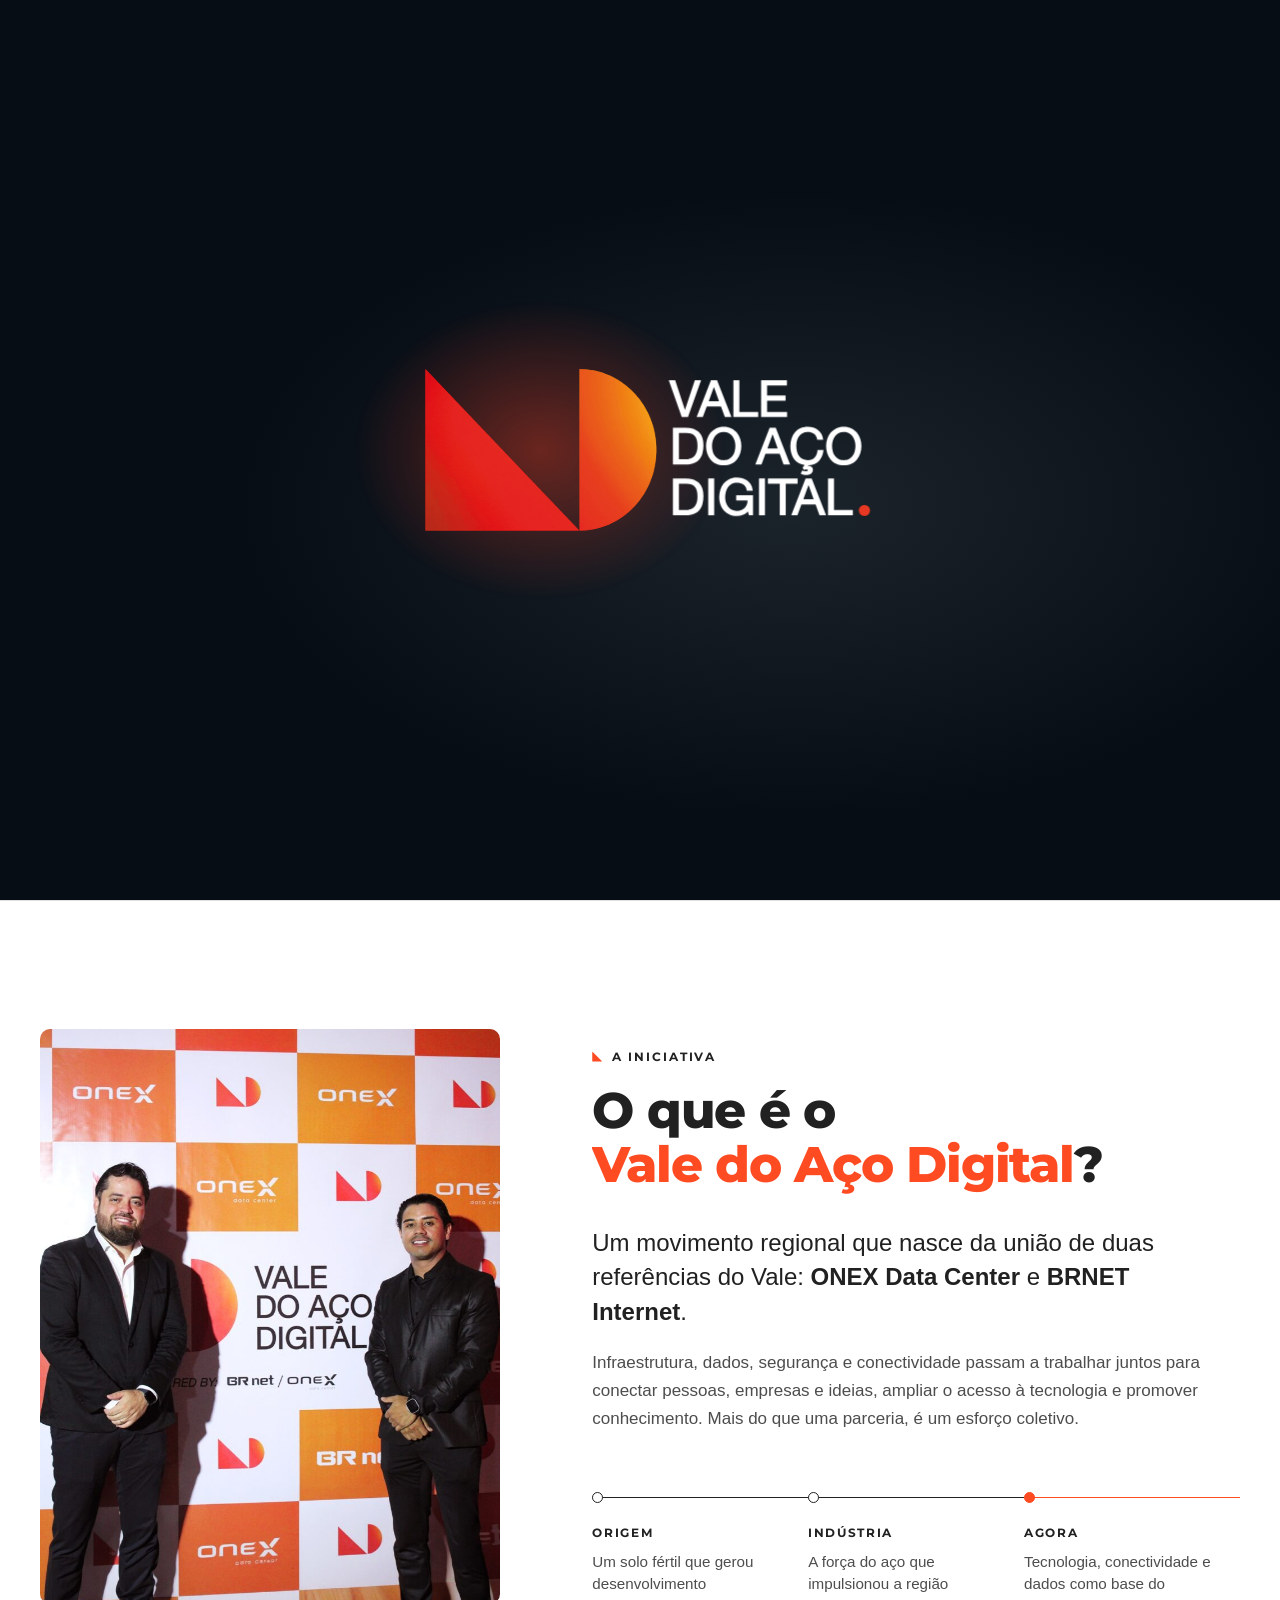
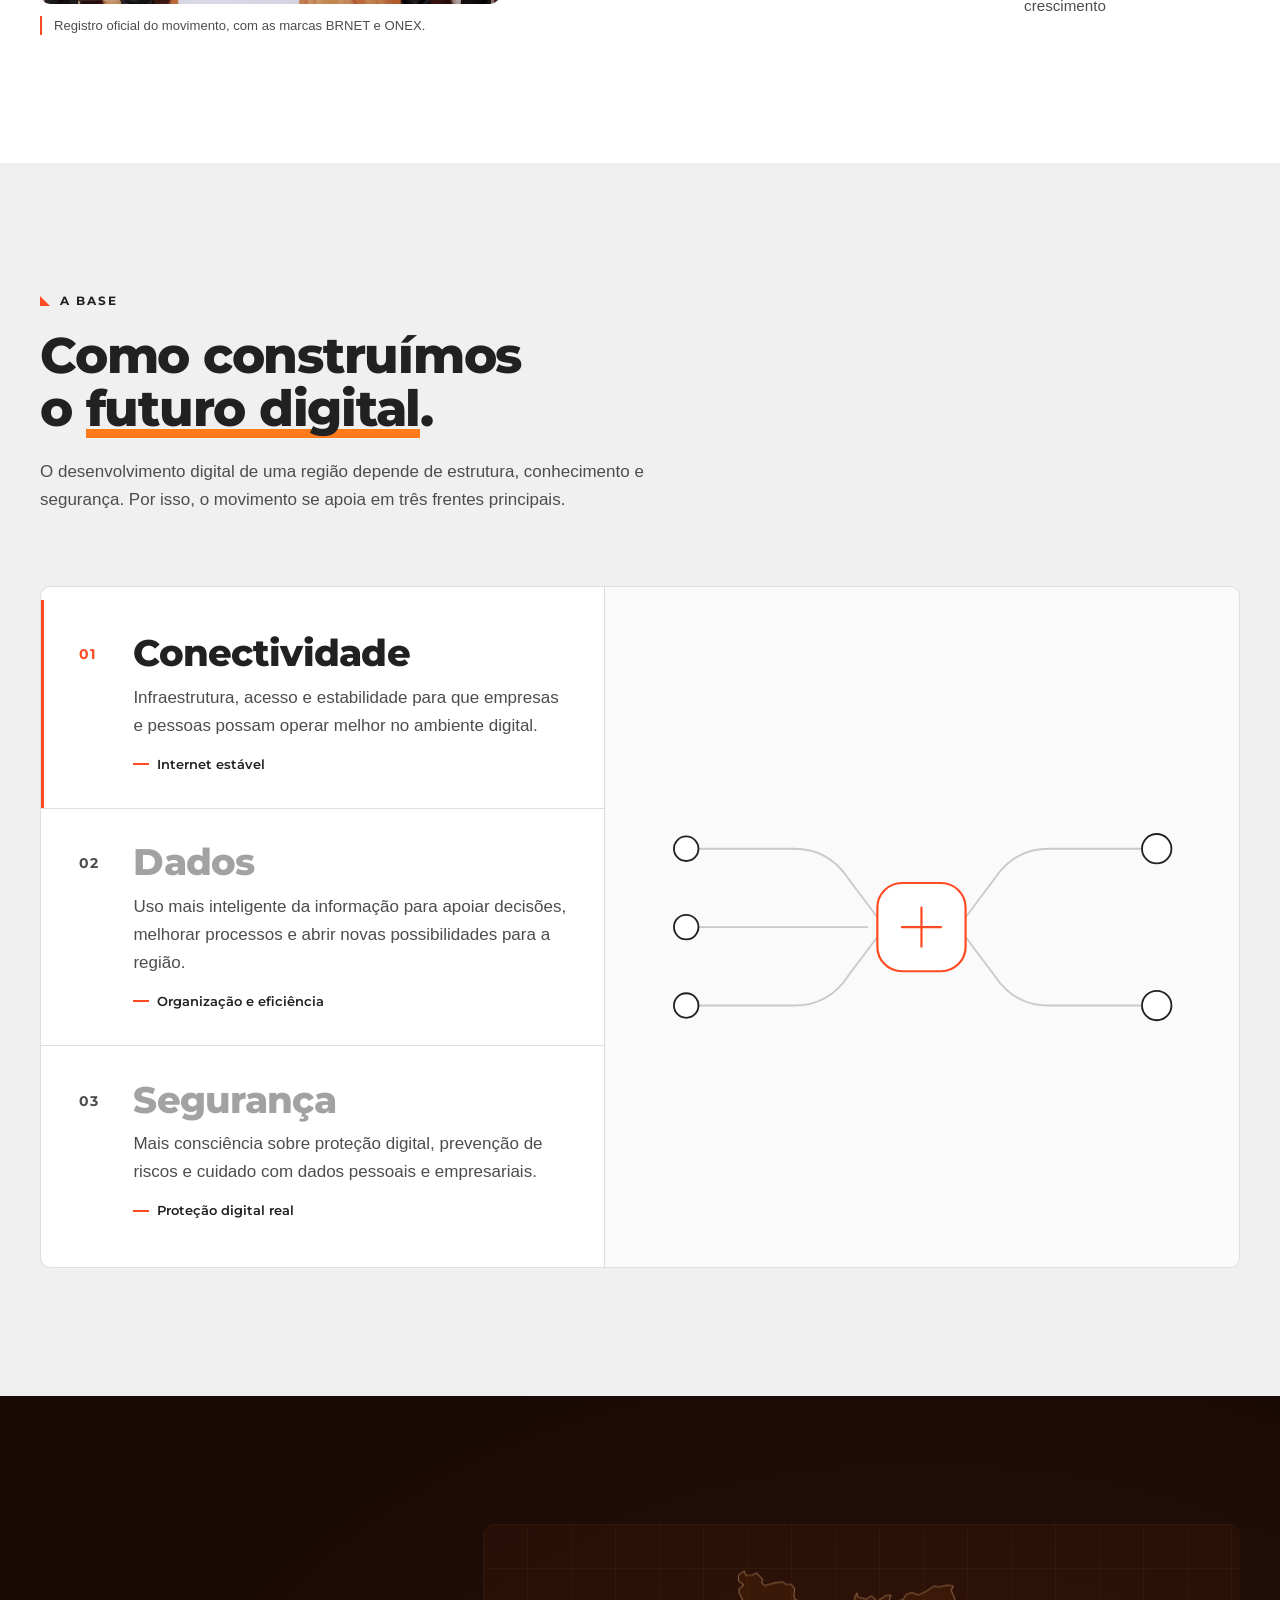
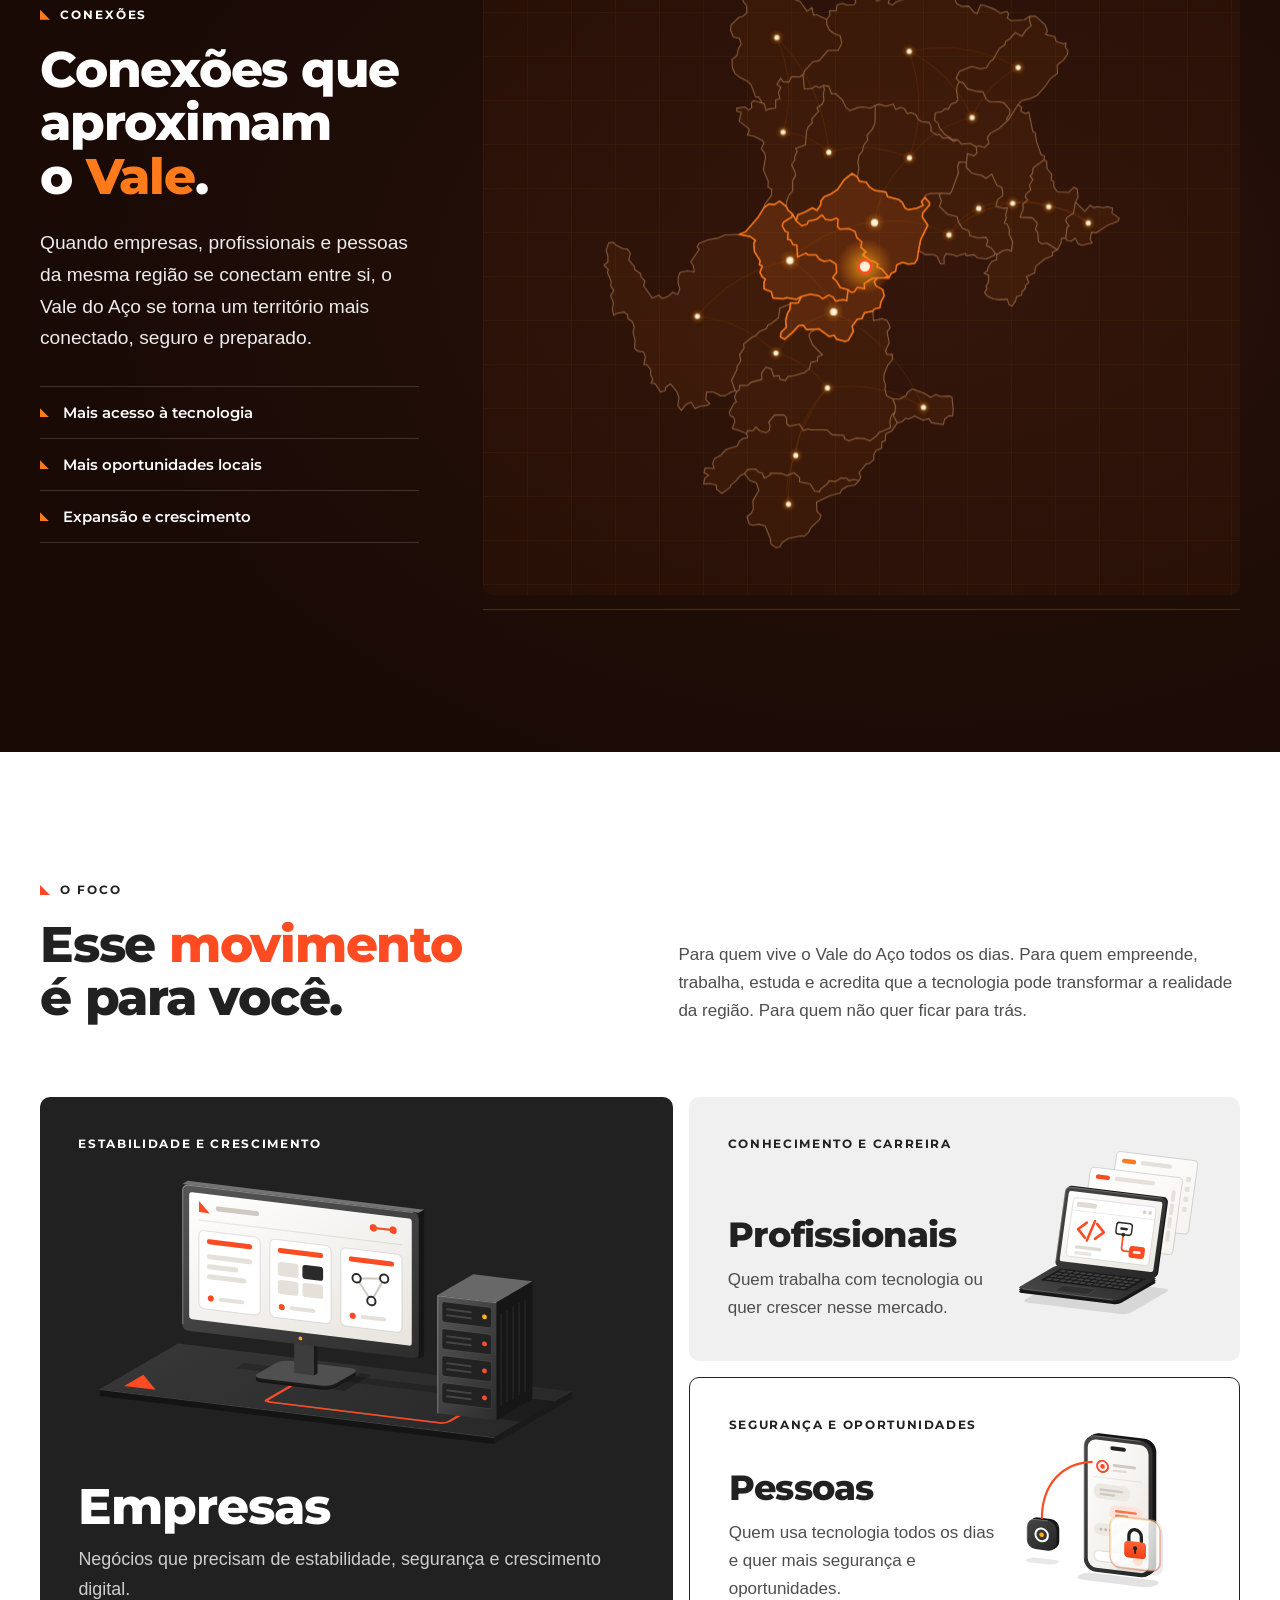
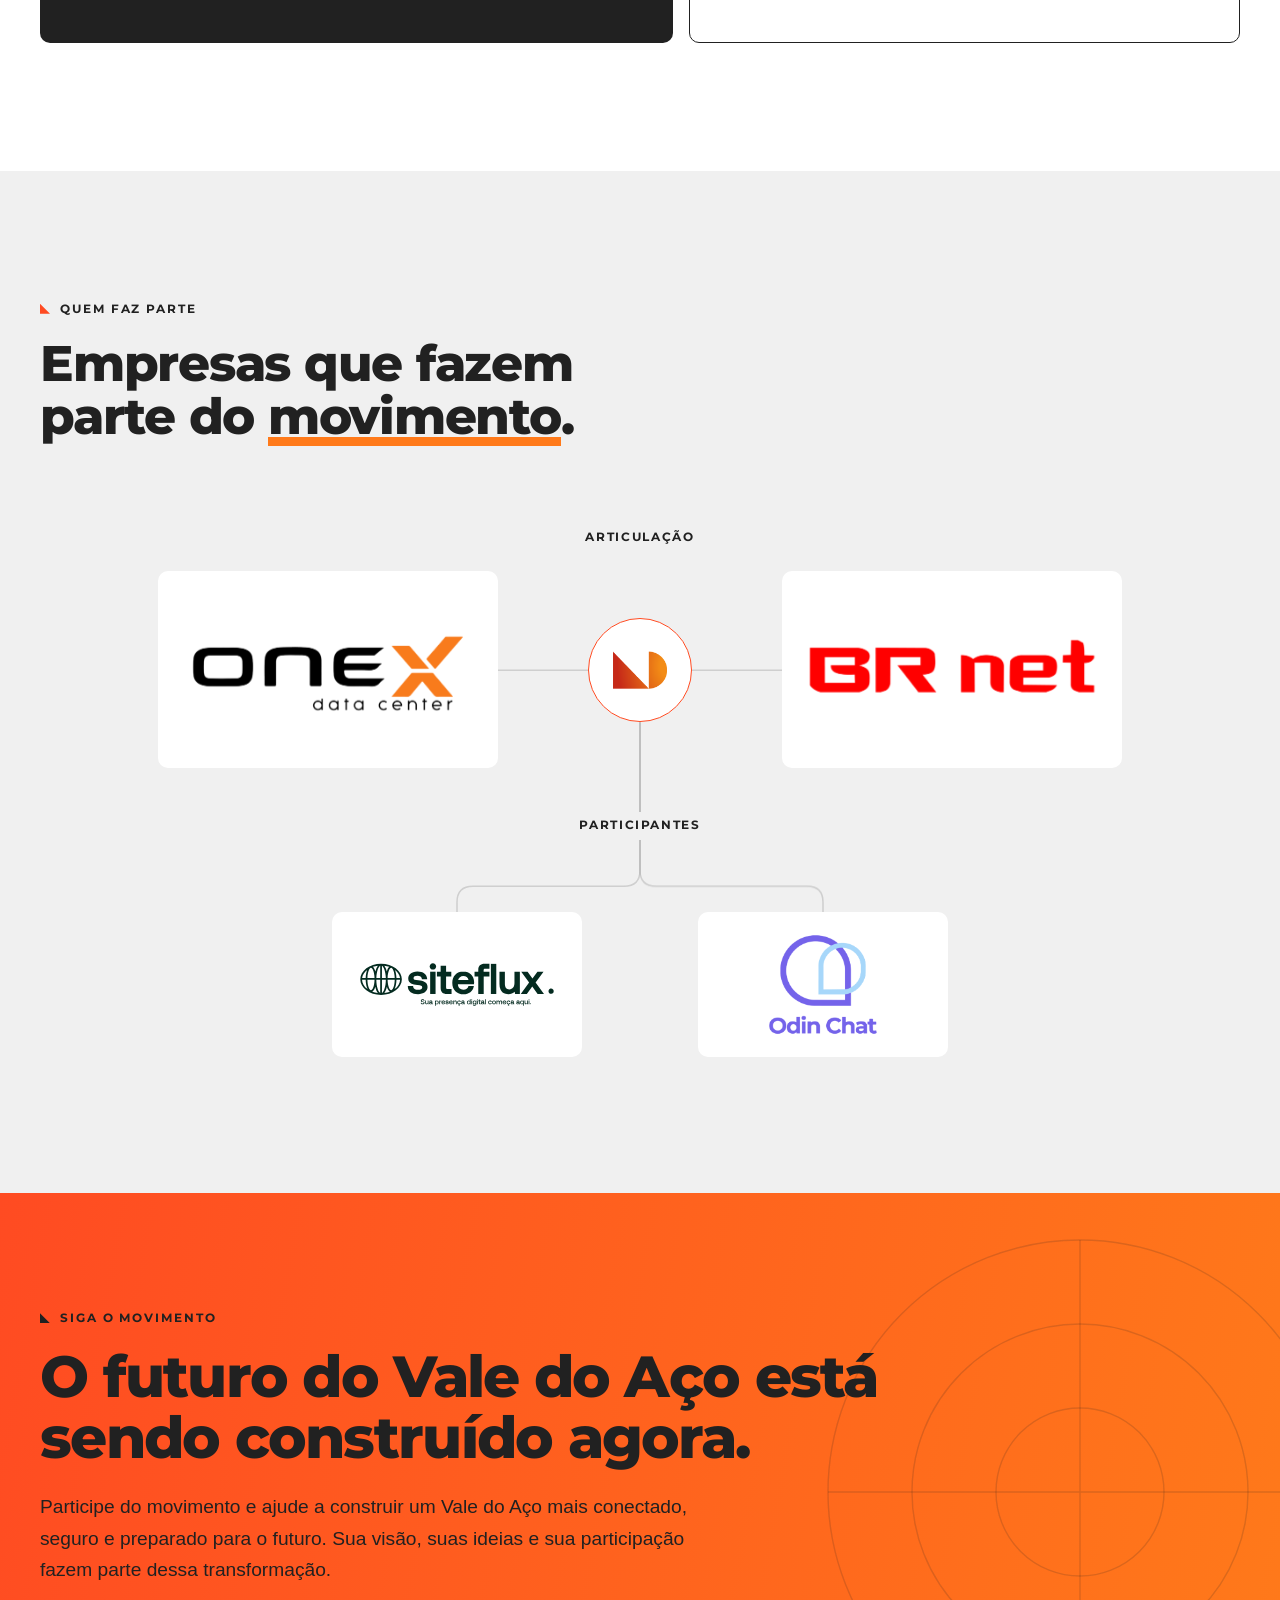
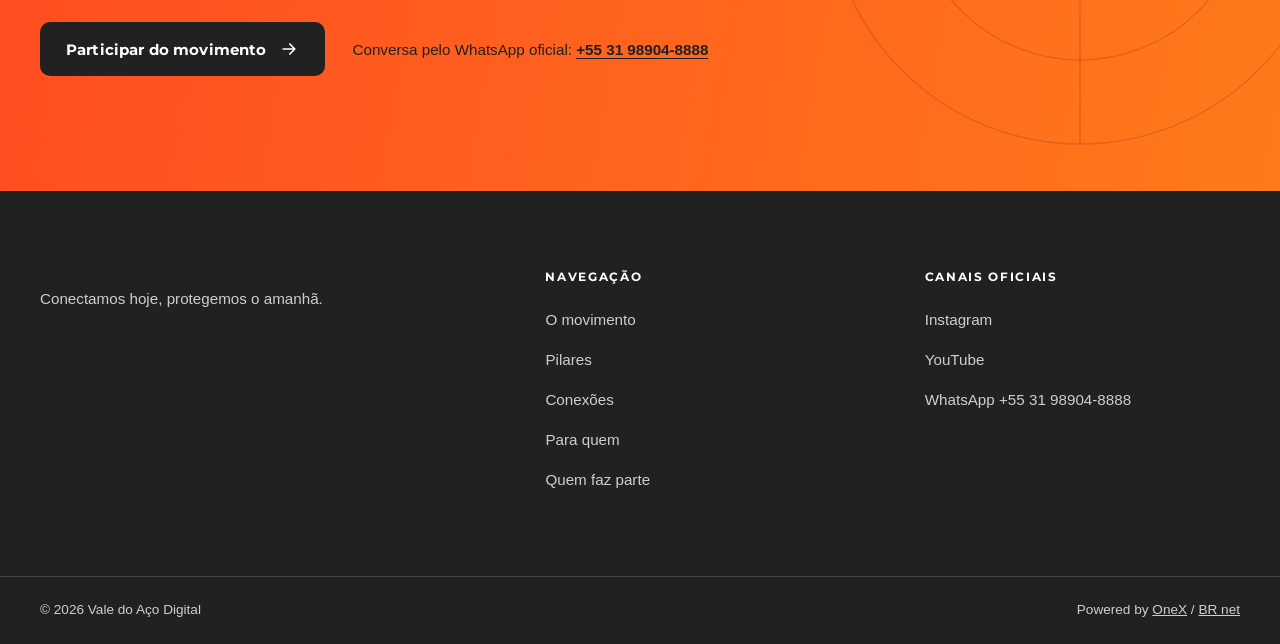
<file: backup-v6/index.html>
<!doctype html>
<html lang="pt-BR" class="no-js">
<head>
  <meta charset="utf-8">
  <meta name="robots" content="noindex, nofollow" />
<meta name="viewport" content="width=device-width, initial-scale=1">
  <title>Vale do Aço Digital — Conectamos hoje, protegemos o amanhã</title>
  <meta name="description" content="Vale do Aço Digital é um movimento regional que conecta pessoas, empresas e ideias por meio de conectividade, dados e segurança. Participe.">
  <meta name="theme-color" content="#ff4b22">
  <meta property="og:title" content="Vale do Aço Digital">
  <meta property="og:description" content="Conectamos hoje, protegemos o amanhã. O futuro digital do Vale do Aço começa agora.">
  <meta property="og:type" content="website">
  <meta property="og:locale" content="pt_BR">
  <link rel="icon" type="image/png" href="assets/img/favicon.png">
  <link rel="preconnect" href="https://fonts.googleapis.com">
  <link rel="preconnect" href="https://fonts.gstatic.com" crossorigin>
  <link href="https://fonts.googleapis.com/css2?family=Montserrat:wght@500;600;700;800&display=swap" rel="stylesheet">
  <link rel="preload" as="image" href="assets/img/hero-poster-inicio.jpg">
  <link rel="stylesheet" href="assets/css/styles.css?v=2.2.2">
  <link rel="stylesheet" href="assets/css/map-camera.css">
  <link rel="stylesheet" href="assets/css/personalidade.css?v=1.2">
  <link rel="stylesheet" href="assets/css/publicos.css?v=1.0">
  <script>
    (function (d) {
      var c = 'js hero-top', seen = false;
      try { seen = sessionStorage.getItem('vad-intro') === '1'; } catch (e) {}
      var still = matchMedia('(prefers-reduced-motion: reduce)').matches;
      if (!seen && !location.hash && !(window.pageYOffset > 4) && !still) { c += ' intro-on intro-lock'; }
      /* hero longo + sticky só no modo scrub (ponteiro fino, sem reduced motion nem economia de dados): o layout já nasce
         com a altura certa; main.js confirma ou desfaz (toque → reprodução nativa em 100svh; falha de vídeo → estático) */
      var conn = navigator.connection;
      if (!still && !(conn && conn.saveData) && !matchMedia('(hover: none) and (pointer: coarse)').matches) { c += ' hero-scrub'; }
      d.className = d.className.replace('no-js', c);
    })(document.documentElement);
  </script>
</head>
<body id="topo">
  <a class="skip" href="#conteudo">Ir para o conteúdo</a>

  <!-- INTRO: só aparece com JS, uma vez por sessão e sem reduced motion (ver script no <head>) -->
  <!-- intro:start -->
  <div class="intro" id="intro">
    <div class="intro__stage">
      <svg class="intro__mark" viewBox="0 0 368.14 146.44" aria-hidden="true" focusable="false">
        <defs>
          <linearGradient id="ig-tri" gradientUnits="userSpaceOnUse" x1="12.27" y1="137.36" x2="135.42" y2="8.02"><stop offset="0" stop-color="#ba2819"/><stop offset=".22" stop-color="#e41a18"/><stop offset="1" stop-color="#e62821"/></linearGradient>
          <linearGradient id="ig-disc" gradientUnits="userSpaceOnUse" x1="135.63" y1="137.36" x2="197.1" y2="8.02"><stop offset="0" stop-color="#e62f21"/><stop offset=".45" stop-color="#ea5f1b"/><stop offset="1" stop-color="#f39316"/></linearGradient>
          <radialGradient id="ig-glow"><stop offset="0" stop-color="#ff3c1e" stop-opacity=".38"/><stop offset="1" stop-color="#ff3c1e" stop-opacity="0"/></radialGradient>
        </defs>
        <g class="im-cam">
          <ellipse class="im-glow" cx="104.68" cy="72.69" rx="150" ry="120" fill="url(#ig-glow)"/>
          <g class="im-lines">
            <path style="--i:0" d="M12.27 8.02L135.42 137.36H12.27Z"/>
            <path style="--i:0" d="M135.63 137.36V8.02A61.47 64.67 0 0 1 135.63 137.36Z"/>
            <path style="--i:1" d="M12.27 15.93L127.89 137.36H12.27Z"/>
            <path style="--i:1" d="M137.51 133.41V11.97A57.72 60.72 0 0 1 137.51 133.41Z"/>
            <path style="--i:2" d="M12.27 23.83L120.37 137.36H12.27Z"/>
            <path style="--i:2" d="M139.39 129.46V15.93A53.96 56.77 0 0 1 139.39 129.46Z"/>
            <path style="--i:3" d="M12.27 31.73L112.84 137.36H12.27Z"/>
            <path style="--i:3" d="M141.27 125.51V19.88A50.2 52.81 0 0 1 141.27 125.51Z"/>
            <path style="--i:4" d="M12.27 39.64L105.32 137.36H12.27Z"/>
            <path style="--i:4" d="M143.14 121.55V23.83A46.45 48.86 0 0 1 143.14 121.55Z"/>
            <path style="--i:5" d="M12.27 47.54L97.79 137.36H12.27Z"/>
            <path style="--i:5" d="M145.02 117.6V27.78A42.69 44.91 0 0 1 145.02 117.6Z"/>
            <path style="--i:6" d="M12.27 55.45L90.26 137.36H12.27Z"/>
            <path style="--i:6" d="M146.9 113.65V31.73A38.93 40.96 0 0 1 146.9 113.65Z"/>
            <path style="--i:7" d="M12.27 63.35L82.74 137.36H12.27Z"/>
            <path style="--i:7" d="M148.78 109.7V35.69A35.18 37.01 0 0 1 148.78 109.7Z"/>
            <path style="--i:8" d="M12.27 71.26L75.21 137.36H12.27Z"/>
            <path style="--i:8" d="M150.66 105.75V39.64A31.42 33.05 0 0 1 150.66 105.75Z"/>
            <path style="--i:9" d="M12.27 79.16L67.69 137.36H12.27Z"/>
            <path style="--i:9" d="M152.54 101.79V43.59A27.66 29.1 0 0 1 152.54 101.79Z"/>
          </g>
          <path class="im-trace im-trace--spark" pathLength="1" d="M135.63 8.02A61.47 64.67 0 0 1 135.63 137.36"/>
          <path class="im-trace im-trace--diag" pathLength="1" d="M12.27 8.02L135.42 137.36"/>
          <path class="im-trace im-trace--stem" pathLength="1" d="M135.63 137.36V8.02"/>
          <path class="im-trace im-trace--arc" pathLength="1" d="M135.63 8.02A61.47 64.67 0 0 1 135.63 137.36"/>
          <g class="im-fill">
            <path fill="url(#ig-tri)" d="M12.27 8.02L135.42 137.36H12.27Z"/>
            <path fill="url(#ig-disc)" d="M135.63 137.36V8.02A61.47 64.67 0 0 1 135.63 137.36Z"/>
          </g>
          <g class="im-outline"><path d="M12.27 8.02L135.42 137.36H12.27Z"/><path d="M135.63 137.36V8.02A61.47 64.67 0 0 1 135.63 137.36Z"/></g>
          <path class="im-sweep" pathLength="1" d="M135.63 8.02A61.47 64.67 0 0 1 135.63 137.36"/>
          <image class="im-official" href="assets/img/vad-assinatura-icone.png" width="210" height="146.44"/>
        </g>
        <g class="im-word"><polygon points="222.45 46.51 232.94 17.03 227.93 17.03 220.03 40.76 212.2 17.03 207.07 17.03 217.44 46.51 222.45 46.51"/><path d="M234.3,46.51l3.19-8.58h11.36l3.11,8.58h5.27l-11.52-29.49h-4.87l-11.48,29.49h4.95ZM239.05,33.75l4.15-11.43,4.09,11.43h-8.24Z"/><polygon points="278.66 42.33 263.58 42.33 263.58 17.03 258.79 17.03 258.79 46.51 278.66 46.51 278.66 42.33"/><polygon points="301.77 42.33 285.77 42.33 285.77 33.46 300.57 33.46 300.57 29.28 285.77 29.28 285.77 21.21 301.65 21.21 301.65 17.03 280.98 17.03 280.98 46.51 301.77 46.51 301.77 42.33"/><path d="M220.66,54.97h-10.27v29.49h10.27c2.42,0,4.55-.35,6.32-1.03,1.8-.69,3.3-1.71,4.46-3.03,1.16-1.31,2.03-2.94,2.58-4.86.54-1.89.82-4.08.82-6.5,0-4.7-1.25-8.25-3.71-10.58-2.45-2.31-5.98-3.49-10.48-3.49ZM222.53,80.18c-.62.06-1.13.1-1.54.1h-5.81v-21.11h5.89c1.68,0,3.11.24,4.24.7,1.11.46,2.03,1.13,2.73,2,.71.88,1.23,1.97,1.54,3.24.32,1.3.48,2.79.48,4.45s-.18,3.16-.52,4.35c-.34,1.18-.78,2.18-1.31,2.95-.52.77-1.11,1.38-1.76,1.82-.67.45-1.35.8-2.02,1.04-.68.24-1.32.39-1.92.45Z"/><path d="M257.19,83.83c1.76-.84,3.26-1.99,4.44-3.42,1.18-1.43,2.08-3.09,2.66-4.94.58-1.84.88-3.78.88-5.76s-.3-3.92-.88-5.76c-.59-1.85-1.48-3.51-2.66-4.94-1.19-1.43-2.68-2.59-4.44-3.44-1.76-.85-3.84-1.29-6.16-1.29s-4.4.43-6.16,1.29c-1.76.85-3.25,2.01-4.44,3.44-1.18,1.43-2.08,3.09-2.66,4.94-.58,1.84-.88,3.78-.88,5.76s.3,3.92.88,5.76c.59,1.85,1.48,3.51,2.66,4.94,1.18,1.43,2.68,2.58,4.44,3.42,1.76.84,3.84,1.26,6.16,1.26s4.4-.43,6.16-1.26ZM251.03,58.48c1.64,0,3.06.32,4.23.96,1.18.64,2.16,1.5,2.9,2.54.76,1.06,1.32,2.28,1.68,3.61.36,1.35.54,2.73.54,4.12s-.18,2.78-.54,4.12c-.36,1.33-.92,2.55-1.68,3.61-.75,1.05-1.73,1.9-2.9,2.55-1.17.64-2.59.96-4.23.96s-3.06-.32-4.23-.96c-1.18-.64-2.15-1.49-2.91-2.54-.76-1.07-1.33-2.28-1.68-3.61-.36-1.34-.54-2.73-.54-4.12s.18-2.78.54-4.12c.35-1.33.92-2.54,1.68-3.61.75-1.05,1.73-1.91,2.91-2.54,1.17-.64,2.6-.96,4.23-.96Z"/><path d="M298.93,84.46h5.27l-11.52-29.49h-4.87l-11.48,29.49h4.95l3.19-8.58h11.36l3.11,8.58ZM294.26,71.69h-8.24l4.15-11.43,4.09,11.43Z"/><path d="M307.4,80.19c1.01,1.36,2.31,2.47,3.85,3.31,1.31.72,2.83,1.19,4.52,1.42l-1.62,2.08,1.07,1.76.38-.14c.27-.1.52-.17.74-.22.5-.11,1.34-.09,1.8.2.27.17.31.34.31.48,0,.12-.04.18-.07.21-.12.11-.28.21-.47.29-.2.09-.42.15-.66.18-.69.09-1.3.07-1.95-.09-.41-.1-.77-.21-1.06-.33l-.46-.19-1.11,2.71.5.17c.63.22,1.26.4,1.86.55.64.16,1.3.23,1.97.23.59,0,1.2-.06,1.82-.19.63-.13,1.22-.35,1.75-.66.54-.31.99-.73,1.34-1.25.36-.53.54-1.19.54-1.96,0-1.15-.42-2.03-1.25-2.6-.84-.58-1.85-.84-2.82-.8l.23-.29c3.52-.1,6.36-1.18,8.46-3.21,2.14-2.07,3.42-4.95,3.8-8.57l.06-.55h-4.81l-.03.46c-.08,1.11-.31,2.16-.69,3.12-.37.95-.89,1.77-1.55,2.45-.66.68-1.45,1.22-2.35,1.6-.91.38-1.96.58-3.14.58-1.61,0-3.01-.3-4.16-.9-1.15-.6-2.11-1.42-2.84-2.43-.74-1.02-1.3-2.24-1.66-3.62-.36-1.4-.54-2.91-.54-4.49,0-1.44.18-2.85.54-4.18.35-1.32.91-2.51,1.66-3.53.74-1.01,1.69-1.83,2.82-2.43,1.13-.6,2.52-.9,4.14-.9,1.88,0,3.52.48,4.88,1.43,1.34.93,2.21,2.36,2.61,4.24l.08.4h4.77l-.08-.57c-.22-1.58-.7-2.99-1.42-4.2-.72-1.21-1.64-2.23-2.72-3.04-1.08-.8-2.33-1.42-3.71-1.83-1.37-.41-2.84-.62-4.37-.62-2.24,0-4.27.41-6.02,1.22-1.75.81-3.23,1.94-4.4,3.34-1.17,1.4-2.06,3.06-2.67,4.94-.6,1.86-.9,3.88-.9,6s.26,3.95.76,5.7c.51,1.77,1.27,3.34,2.27,4.69Z"/><path d="M360.39,63.96c-.59-1.85-1.48-3.51-2.66-4.94-1.19-1.43-2.68-2.59-4.44-3.44-1.76-.85-3.84-1.29-6.16-1.29s-4.4.43-6.16,1.29c-1.76.85-3.25,2.01-4.44,3.44-1.18,1.43-2.08,3.09-2.66,4.94-.58,1.84-.88,3.78-.88,5.76s.3,3.92.88,5.76c.59,1.85,1.48,3.51,2.66,4.94,1.18,1.43,2.68,2.58,4.44,3.42,1.76.84,3.84,1.26,6.16,1.26s4.4-.43,6.16-1.26c1.76-.84,3.26-1.99,4.44-3.42,1.18-1.43,2.08-3.09,2.66-4.94.58-1.84.88-3.78.88-5.76s-.3-3.92-.88-5.76ZM347.12,80.95c-1.64,0-3.06-.32-4.23-.96-1.18-.64-2.15-1.49-2.91-2.54-.76-1.07-1.33-2.28-1.68-3.61-.36-1.34-.54-2.73-.54-4.12s.18-2.78.54-4.12c.35-1.33.92-2.54,1.68-3.61.75-1.05,1.73-1.91,2.91-2.54,1.17-.64,2.6-.96,4.23-.96s3.06.32,4.23.96c1.18.64,2.16,1.5,2.9,2.54.76,1.06,1.32,2.28,1.68,3.61.36,1.35.54,2.73.54,4.12s-.18,2.78-.54,4.12c-.36,1.33-.92,2.55-1.68,3.61-.75,1.05-1.72,1.9-2.9,2.55-1.17.64-2.59.96-4.23.96Z"/><path d="M220.66,95.58h-10.27v29.49h10.27c2.42,0,4.55-.35,6.32-1.03,1.8-.69,3.3-1.71,4.46-3.03,1.16-1.31,2.03-2.94,2.58-4.86.54-1.89.82-4.08.82-6.5,0-4.7-1.25-8.25-3.71-10.58-2.45-2.31-5.98-3.49-10.48-3.49ZM222.53,120.78c-.62.06-1.13.1-1.54.1h-5.81v-21.11h5.89c1.68,0,3.11.24,4.24.7,1.11.46,2.03,1.13,2.73,2,.71.88,1.23,1.97,1.54,3.24.32,1.3.48,2.79.48,4.45s-.18,3.16-.52,4.35c-.34,1.18-.78,2.18-1.31,2.95-.52.77-1.11,1.38-1.76,1.82-.67.45-1.35.8-2.02,1.04-.68.24-1.32.39-1.92.45Z"/><rect x="238.64" y="95.58" width="4.79" height="29.49"/><path d="M261.03,113.25h9.11c0,1.06-.17,2.06-.5,2.99-.37,1.06-.94,1.99-1.67,2.78-.73.78-1.65,1.41-2.72,1.86-1.08.45-2.34.68-3.76.68-1.51,0-2.85-.3-3.98-.88-1.14-.59-2.11-1.39-2.89-2.38-.78-1-1.39-2.17-1.79-3.47-.41-1.31-.62-2.71-.62-4.14s.18-2.93.54-4.33c.36-1.38.92-2.63,1.66-3.71.74-1.06,1.7-1.93,2.87-2.58,1.16-.65,2.57-.97,4.21-.97,1.01,0,1.98.12,2.88.36.89.24,1.69.6,2.38,1.07.68.46,1.27,1.07,1.74,1.79.47.72.79,1.61.97,2.63l.07.41h4.79l-.09-.58c-.27-1.73-.8-3.24-1.57-4.47-.76-1.23-1.72-2.27-2.85-3.08-1.13-.81-2.42-1.4-3.83-1.77-1.4-.37-2.92-.55-4.5-.55-2.33,0-4.4.44-6.15,1.31-1.75.87-3.22,2.05-4.4,3.51-1.17,1.45-2.05,3.17-2.64,5.09-.58,1.92-.88,3.96-.88,6.07,0,1.91.32,3.78.95,5.55.63,1.78,1.56,3.38,2.77,4.75,1.21,1.38,2.7,2.48,4.43,3.29,1.74.81,3.73,1.22,5.92,1.22,1.73,0,3.47-.34,5.17-1.01,1.44-.57,2.69-1.45,3.75-2.62l.84,3h3.27v-16h-13.49v4.19Z"/><rect x="279.27" y="95.58" width="4.79" height="29.49"/><polygon points="310.19 95.58 286.41 95.58 286.41 99.76 295.9 99.76 295.9 125.06 300.69 125.06 300.69 99.76 310.19 99.76 310.19 95.58"/><path d="M316.57,95.58l-11.48,29.49h4.95l3.19-8.58h11.36l3.11,8.58h5.27l-11.52-29.49h-4.87ZM323.03,112.3h-8.24l4.15-11.43,4.09,11.43Z"/><polygon points="339.32 95.58 334.53 95.58 334.53 125.06 354.4 125.06 354.4 120.88 339.32 120.88 339.32 95.58"/></g>
        <circle class="im-dot" cx="363.67" cy="121.24" r="4.46"/>
      </svg>
    </div>
  </div>
  <!-- intro:end -->

  <header class="header">
    <div class="wrap header__in">
      <!-- pílula do topo: só com JS (sem JS o CTA já aparece dentro do menu em fluxo) -->
      <a class="header__cta" href="https://wa.me/5531989048888?text=Ol%C3%A1!%20Quero%20fazer%20parte%20do%20Vale%20do%20A%C3%A7o%20Digital." target="_blank" rel="noopener noreferrer">Participar</a>

      <a class="brand" href="#topo" aria-label="Vale do Aço Digital — início">
        <img src="assets/img/vad-simbolo.png" width="767" height="547" alt="">
        <span class="brand__name">Vale do Aço<br>Digital</span>
      </a>

      <button class="menu-btn" type="button" aria-expanded="false" aria-controls="menu">
        <span class="menu-btn__bars" aria-hidden="true"></span>
        <span class="sr-only">Abrir menu</span>
      </button>

      <nav class="nav" id="menu" aria-label="Principal">
        <ul class="nav__list">
          <li><a href="#movimento">O movimento</a></li>
          <li><a href="#pilares">Pilares</a></li>
          <li><a href="#para-quem">Para quem</a></li>
          <li><a href="#conexoes">Conexões</a></li>
          <li><a href="#quem-faz-parte">Quem faz parte</a></li>
        </ul>
        <a class="btn btn--primary btn--sm" href="https://wa.me/5531989048888?text=Ol%C3%A1!%20Quero%20fazer%20parte%20do%20Vale%20do%20A%C3%A7o%20Digital." target="_blank" rel="noopener noreferrer">Participar do movimento</a>
      </nav>
    </div>
  </header>

  <!-- scrollspy lateral (só telas largas, com JS): acompanha a seção em leitura -->
  <nav class="sidenav" aria-label="Seções da página">
    <a href="#movimento">Movimento</a>
    <a href="#pilares">Pilares</a>
    <a href="#conexoes">Conexões</a>
    <a href="#para-quem">Para quem</a>
    <a href="#quem-faz-parte">Parceiros</a>
    <a href="#participe">Participar</a>
  </nav>

  <main id="conteudo">

    <!-- HERO: composição do hero-preview (vídeo com scroll scrub no ponteiro fino / reprodução nativa no toque, assinatura, frase final, dissolução por camada .hero__fade) -->
    <section class="hero" id="hero" aria-label="Abertura" data-nav-theme="dark">
      <div class="hero__sticky">
        <video class="hero__video" muted playsinline preload="none" poster="assets/img/hero-poster-fim.jpg" aria-hidden="true" tabindex="-1"></video>
        <div class="hero__fade" aria-hidden="true"></div>
        <div class="hero__shade" aria-hidden="true"></div>

        <div class="hero__logo vad-logo">
          <svg class="vad-logo-svg" xmlns="http://www.w3.org/2000/svg" viewBox="0 0 368.14 185.61" aria-hidden="true" focusable="false">
          <g class="vlogo-part vlogo-part-icon"><image width="210" height="146.44" href="assets/img/vad-assinatura-icone.png"/></g>
          <g class="vlogo-part vlogo-part-wordmark"><path class="vlogo-st1" d="M186.82,166.62c.27.99.17,2.13.07,3.13-.12,1.21-1.28,2.11-2.52,2.11l-8.06.05c-.9,0-1.69-.35-2.4-.84-.35-.41-.64-.88-.64-1.44v-9.38s10.96.03,10.96.03c.92,0,1.76.46,2.41.98.47.89.49,2-.16,2.79-.49.59-1.33.72-2.08.89.86.21,2.1.58,2.41,1.69ZM178.1,164.87h5.48s0-2.17,0-2.17h-6.93s0,6.85,0,6.85h6.93s0-2.22,0-2.22h-2.55c-1.27-.02-3.33-.78-2.93-2.45Z"/><path class="vlogo-st1" d="M198.29,171.97l-4.89-7.09,5.29-.03v-2.15s-6.93,0-6.93,0l-.02,6.94c0,.96-.61,1.69-1.39,2.08l-1.98.16v-11.64s11.46.05,11.46.05c1.35,0,2.28,1.13,2.22,2.33v2.41c0,1.68-1.43,2.22-2.91,2.35l3.19,4.52-4.05.07Z"/><path class="vlogo-st1" d="M221.57,170.05l7.77.03c-.49,1.16-1.55,1.78-2.68,1.79l-5.28.03c-1.18,0-2.9-.72-2.9-2.27v-5.31c0-1.44,1.72-2.12,2.75-2.12,1.92,0,3.68-.04,5.59.05.8.04,2.02.56,2.28,1.34.32.99.24,2.19.06,3.2-.15.84-1.26,1.29-2.05,1.29l-5.53.06v1.9ZM226.18,166.24l-.02-2.03h-4.58s0,2.04,0,2.04h4.61Z"/><path class="vlogo-st1" d="M217.1,171.9c-1.66.03-3.07-.65-3.07-2.41v-5.28s-3.68,0-3.68,0v7.69s-3.11,0-3.11,0v-9.68c1.1-.16,1.97.32,2.81.99,1.91-1.91,7.02-.97,7.03,1.43l.03,7.26Z"/><path class="vlogo-st1" d="M237,170.09c.27,1.9-2.43,1.95-3.77,1.7-.87-.16-1.48-.84-1.48-1.75v-5.82s-1.85-.04-1.85-.04v-1.97s1.84-.04,1.84-.04v-3.91c.62-.03,1.34-.02,1.94.16.86.25,1.16,1.06,1.16,1.85v1.92s2.22.03,2.22.03c.03.61-.13,1.16-.56,1.52s-1.02.46-1.67.52v5.79s2.17.05,2.17.05Z"/><path class="vlogo-st1" d="M263.69,161.46c1.4.06,2.78-.08,4.16.09.8.1,1.58.25,2.26.73.57.4.93.95,1.03,1.6.25,1.63.25,3.27.03,4.9-.18,1.32-1.06,2.11-2.47,2.39-.76.15-1.54.23-2.32.22-1.85,0-3.71,0-5.56,0-1.11,0-2.22-.09-3.24-.6-.92-.45-1.38-1.24-1.48-2.2-.15-1.43-.13-2.88,0-4.32.13-1.45,1.18-2.38,2.84-2.65,1.59-.26,3.18-.09,4.76-.16ZM263.69,163.46h0c-1.1,0-2.2-.02-3.3,0-1.11.03-1.59.5-1.64,1.61-.04.92-.05,1.85,0,2.77.06.96.44,1.42,1.4,1.48,2.26.13,4.52.08,6.78.03,1.14-.02,1.61-.51,1.66-1.64.04-.86.04-1.73,0-2.59-.02-.61-.14-1.22-.82-1.48-.29-.11-.58-.19-.9-.19-1.06,0-2.13,0-3.19,0Z"/><path class="vlogo-st1" d="M304.87,161.48c-.82.67-1.57,1.28-2.32,1.89-.14.11-.31.08-.46.08-1.77,0-3.54,0-5.3,0-.41,0-.81,0-1.2.16-.6.24-1.07,1.15-.91,1.77.05.19.19.12.3.12.84,0,1.68,0,2.52,0,2.25,0,4.5,0,6.74,0,.06.13-.04.16-.1.22-.18.17-.4.3-.55.49-.72.89-1.62,1.13-2.76,1.07-1.94-.09-3.88-.02-5.82-.03-.28,0-.35.08-.34.35.04,1.22.54,1.75,1.78,1.78,1.8.03,3.61.02,5.41.02,1.02,0,2.05,0,3.18,0-.47.43-.91.76-1.27,1.16-.62.71-1.36.9-2.29.86-1.49-.07-2.99-.02-4.49-.02-.88,0-1.75-.08-2.61-.29-1.41-.35-2.24-1.23-2.35-2.67-.11-1.36-.12-2.73.02-4.1.17-1.63,1.18-2.31,2.5-2.63.54-.13,1.09-.22,1.65-.22,2.86-.01,5.71,0,8.67,0Z"/><path class="vlogo-st1" d="M288.87,167.75c0,1.04-.01,2.07,0,3.11,0,.35-.15.46-.46.46-.69,0-1.38,0-2.08,0-.31,0-.46-.12-.46-.46.01-1.9,0-3.8,0-5.69,0-.26,0-.52-.09-.77-.18-.58-.65-.81-1.19-.91-.33-.06-.66-.09-.99-.09-1.63,0-3.26-.1-4.89.07-1.05.11-1.47.6-1.48,1.66-.01,1.77,0,3.55,0,5.32,0,.16-.01.32,0,.48.02.25-.09.38-.33.38-.77,0-1.53,0-2.3,0-.21,0-.34-.13-.33-.36.03-2.19-.09-4.39.06-6.58.1-1.44.97-2.35,2.37-2.71.8-.21,1.61-.3,2.42-.31,1.91-.02,3.83-.08,5.74.05.77.05,1.52.19,2.22.5,1.17.51,1.7,1.46,1.75,2.68.04,1.06,0,2.12,0,3.18,0,0,0,0,.01,0Z"/><path class="vlogo-st1" d="M306.84,174.04c.47-.56.86-1.04,1.26-1.52,1.23-1.45,2.47-2.9,3.69-4.36.13-.16.27-.23.47-.23,1.63,0,3.26,0,4.89,0,.16,0,.29.05.39.17,1.65,1.95,3.31,3.89,4.96,5.84,0,0,0,.02.01.04-.01.11-.25.06-.38.06-1.16,0-2.32-.03-3.48.02-.49.02-.77-.18-1.05-.52-.88-1.08-1.78-2.13-2.66-3.21-.17-.21-.26-.23-.45,0-.89,1.09-1.8,2.15-2.69,3.23-.27.33-.56.51-1.03.5-1.27-.04-2.54-.01-3.93-.01Z"/><path class="vlogo-st1" d="M325.02,158.7c.06.03.07.1.03.15-.64.74-1.29,1.48-1.94,2.23-1.55,1.78-3.1,3.56-4.64,5.35-.49.56-.47.57-.95.01-.52-.61-1.05-1.21-1.58-1.81-.16-.18-.2-.3,0-.52,1.55-1.76,3.09-3.54,4.62-5.31.1-.11.21-.12.33-.12,1.33,0,2.67,0,4,0,.04,0,.09,0,.13.02Z"/><path class="vlogo-st1" d="M306.89,161.02c.42,0,.78,0,1.13,0,1,0,2,.01,3,0,.28,0,.46.08.63.28.8.94,1.6,1.87,2.4,2.8.71.83,1.43,1.65,2.15,2.48.07.08.2.15.14.27-.05.09-.18.05-.27.05-1.29,0-2.57,0-3.86,0-.16,0-.28-.05-.39-.17-1.59-1.83-3.19-3.65-4.78-5.47-.04-.05-.07-.1-.15-.23Z"/><path class="vlogo-st1" d="M289.21,176.51v2.9h-.34v-.37c-.22.26-.54.42-.91.42-.69,0-1.24-.55-1.24-1.24s.56-1.24,1.24-1.24c.37,0,.69.16.91.42v-.89h.34ZM288.87,178.22c0-.5-.4-.9-.9-.9s-.9.4-.9.9.4.9.9.9.9-.4.9-.9Z"/><path class="vlogo-st1" d="M293.24,177.03v2.38h-.34v-.37c-.22.26-.54.42-.91.42-.69,0-1.24-.55-1.24-1.24s.56-1.24,1.24-1.24c.37,0,.69.16.91.42v-.37h.34ZM292.9,178.22c0-.5-.4-.9-.9-.9s-.9.4-.9.9.4.9.9.9.9-.4.9-.9Z"/><path class="vlogo-st1" d="M295.84,177.03v.34h-.46v2.05h-.34v-2.05h-.3v-.34h.3v-.52h.34v.52h.46Z"/><path class="vlogo-st1" d="M299.66,177.03v2.38h-.34v-.37c-.22.26-.54.42-.91.42-.69,0-1.24-.55-1.24-1.24s.56-1.24,1.24-1.24c.37,0,.69.16.91.42v-.37h.34ZM299.31,178.22c0-.5-.4-.9-.9-.9s-.9.4-.9.9.4.9.9.9.9-.4.9-.9Z"/><path class="vlogo-st1" d="M305.42,178.86l.24.24c-.22.22-.54.36-.88.36-.69,0-1.24-.55-1.24-1.24s.56-1.24,1.24-1.24c.34,0,.65.14.88.36l-.24.24c-.16-.16-.39-.26-.64-.26-.5,0-.9.4-.9.9s.4.9.9.9c.25,0,.47-.1.64-.26Z"/><path class="vlogo-st1" d="M309.52,178.39h-2.12c.08.42.45.73.89.73.25,0,.47-.1.64-.26l.24.24c-.22.22-.54.36-.88.36-.69,0-1.24-.55-1.24-1.24s.56-1.24,1.24-1.24,1.24.55,1.24,1.24c0,.06,0,.11-.01.17ZM309.17,178.05c-.08-.42-.45-.73-.89-.73s-.81.31-.89.73h1.77Z"/><path class="vlogo-st1" d="M313.31,178.12v1.29h-.34v-1.29c0-.44-.36-.8-.8-.8s-.8.36-.8.8v1.29h-.34v-2.38h.34v.32c.19-.23.47-.37.8-.37.63,0,1.14.51,1.14,1.14Z"/><path class="vlogo-st1" d="M315.85,177.03v.34h-.46v2.05h-.34v-2.05h-.3v-.34h.3v-.52h.34v.52h.46Z"/><path class="vlogo-st1" d="M319.65,178.39h-2.12c.08.42.45.73.89.73.25,0,.47-.1.64-.26l.24.24c-.22.22-.54.36-.88.36-.69,0-1.24-.55-1.24-1.24s.56-1.24,1.24-1.24,1.24.55,1.24,1.24c0,.06,0,.11-.01.17ZM319.31,178.05c-.08-.42-.45-.73-.89-.73s-.81.31-.89.73h1.77Z"/><path class="vlogo-st1" d="M322.4,176.98v.34c-.49,0-.88.38-.9.86v1.23h-.34v-2.38h.34v.36c.22-.25.53-.41.9-.41Z"/><polygon class="vlogo-st1" points="222.45 46.51 232.94 17.03 227.93 17.03 220.03 40.76 212.2 17.03 207.07 17.03 217.44 46.51 222.45 46.51"/><path class="vlogo-st1" d="M234.3,46.51l3.19-8.58h11.36l3.11,8.58h5.27l-11.52-29.49h-4.87l-11.48,29.49h4.95ZM239.05,33.75l4.15-11.43,4.09,11.43h-8.24Z"/><polygon class="vlogo-st1" points="278.66 42.33 263.58 42.33 263.58 17.03 258.79 17.03 258.79 46.51 278.66 46.51 278.66 42.33"/><polygon class="vlogo-st1" points="301.77 42.33 285.77 42.33 285.77 33.46 300.57 33.46 300.57 29.28 285.77 29.28 285.77 21.21 301.65 21.21 301.65 17.03 280.98 17.03 280.98 46.51 301.77 46.51 301.77 42.33"/><path class="vlogo-st1" d="M220.66,54.97h-10.27v29.49h10.27c2.42,0,4.55-.35,6.32-1.03,1.8-.69,3.3-1.71,4.46-3.03,1.16-1.31,2.03-2.94,2.58-4.86.54-1.89.82-4.08.82-6.5,0-4.7-1.25-8.25-3.71-10.58-2.45-2.31-5.98-3.49-10.48-3.49ZM222.53,80.18c-.62.06-1.13.1-1.54.1h-5.81v-21.11h5.89c1.68,0,3.11.24,4.24.7,1.11.46,2.03,1.13,2.73,2,.71.88,1.23,1.97,1.54,3.24.32,1.3.48,2.79.48,4.45s-.18,3.16-.52,4.35c-.34,1.18-.78,2.18-1.31,2.95-.52.77-1.11,1.38-1.76,1.82-.67.45-1.35.8-2.02,1.04-.68.24-1.32.39-1.92.45Z"/><path class="vlogo-st1" d="M257.19,83.83c1.76-.84,3.26-1.99,4.44-3.42,1.18-1.43,2.08-3.09,2.66-4.94.58-1.84.88-3.78.88-5.76s-.3-3.92-.88-5.76c-.59-1.85-1.48-3.51-2.66-4.94-1.19-1.43-2.68-2.59-4.44-3.44-1.76-.85-3.84-1.29-6.16-1.29s-4.4.43-6.16,1.29c-1.76.85-3.25,2.01-4.44,3.44-1.18,1.43-2.08,3.09-2.66,4.94-.58,1.84-.88,3.78-.88,5.76s.3,3.92.88,5.76c.59,1.85,1.48,3.51,2.66,4.94,1.18,1.43,2.68,2.58,4.44,3.42,1.76.84,3.84,1.26,6.16,1.26s4.4-.43,6.16-1.26ZM251.03,58.48c1.64,0,3.06.32,4.23.96,1.18.64,2.16,1.5,2.9,2.54.76,1.06,1.32,2.28,1.68,3.61.36,1.35.54,2.73.54,4.12s-.18,2.78-.54,4.12c-.36,1.33-.92,2.55-1.68,3.61-.75,1.05-1.73,1.9-2.9,2.55-1.17.64-2.59.96-4.23.96s-3.06-.32-4.23-.96c-1.18-.64-2.15-1.49-2.91-2.54-.76-1.07-1.33-2.28-1.68-3.61-.36-1.34-.54-2.73-.54-4.12s.18-2.78.54-4.12c.35-1.33.92-2.54,1.68-3.61.75-1.05,1.73-1.91,2.91-2.54,1.17-.64,2.6-.96,4.23-.96Z"/><path class="vlogo-st1" d="M298.93,84.46h5.27l-11.52-29.49h-4.87l-11.48,29.49h4.95l3.19-8.58h11.36l3.11,8.58ZM294.26,71.69h-8.24l4.15-11.43,4.09,11.43Z"/><path class="vlogo-st1" d="M307.4,80.19c1.01,1.36,2.31,2.47,3.85,3.31,1.31.72,2.83,1.19,4.52,1.42l-1.62,2.08,1.07,1.76.38-.14c.27-.1.52-.17.74-.22.5-.11,1.34-.09,1.8.2.27.17.31.34.31.48,0,.12-.04.18-.07.21-.12.11-.28.21-.47.29-.2.09-.42.15-.66.18-.69.09-1.3.07-1.95-.09-.41-.1-.77-.21-1.06-.33l-.46-.19-1.11,2.71.5.17c.63.22,1.26.4,1.86.55.64.16,1.3.23,1.97.23.59,0,1.2-.06,1.82-.19.63-.13,1.22-.35,1.75-.66.54-.31.99-.73,1.34-1.25.36-.53.54-1.19.54-1.96,0-1.15-.42-2.03-1.25-2.6-.84-.58-1.85-.84-2.82-.8l.23-.29c3.52-.1,6.36-1.18,8.46-3.21,2.14-2.07,3.42-4.95,3.8-8.57l.06-.55h-4.81l-.03.46c-.08,1.11-.31,2.16-.69,3.12-.37.95-.89,1.77-1.55,2.45-.66.68-1.45,1.22-2.35,1.6-.91.38-1.96.58-3.14.58-1.61,0-3.01-.3-4.16-.9-1.15-.6-2.11-1.42-2.84-2.43-.74-1.02-1.3-2.24-1.66-3.62-.36-1.4-.54-2.91-.54-4.49,0-1.44.18-2.85.54-4.18.35-1.32.91-2.51,1.66-3.53.74-1.01,1.69-1.83,2.82-2.43,1.13-.6,2.52-.9,4.14-.9,1.88,0,3.52.48,4.88,1.43,1.34.93,2.21,2.36,2.61,4.24l.08.4h4.77l-.08-.57c-.22-1.58-.7-2.99-1.42-4.2-.72-1.21-1.64-2.23-2.72-3.04-1.08-.8-2.33-1.42-3.71-1.83-1.37-.41-2.84-.62-4.37-.62-2.24,0-4.27.41-6.02,1.22-1.75.81-3.23,1.94-4.4,3.34-1.17,1.4-2.06,3.06-2.67,4.94-.6,1.86-.9,3.88-.9,6s.26,3.95.76,5.7c.51,1.77,1.27,3.34,2.27,4.69Z"/><path class="vlogo-st1" d="M360.39,63.96c-.59-1.85-1.48-3.51-2.66-4.94-1.19-1.43-2.68-2.59-4.44-3.44-1.76-.85-3.84-1.29-6.16-1.29s-4.4.43-6.16,1.29c-1.76.85-3.25,2.01-4.44,3.44-1.18,1.43-2.08,3.09-2.66,4.94-.58,1.84-.88,3.78-.88,5.76s.3,3.92.88,5.76c.59,1.85,1.48,3.51,2.66,4.94,1.18,1.43,2.68,2.58,4.44,3.42,1.76.84,3.84,1.26,6.16,1.26s4.4-.43,6.16-1.26c1.76-.84,3.26-1.99,4.44-3.42,1.18-1.43,2.08-3.09,2.66-4.94.58-1.84.88-3.78.88-5.76s-.3-3.92-.88-5.76ZM347.12,80.95c-1.64,0-3.06-.32-4.23-.96-1.18-.64-2.15-1.49-2.91-2.54-.76-1.07-1.33-2.28-1.68-3.61-.36-1.34-.54-2.73-.54-4.12s.18-2.78.54-4.12c.35-1.33.92-2.54,1.68-3.61.75-1.05,1.73-1.91,2.91-2.54,1.17-.64,2.6-.96,4.23-.96s3.06.32,4.23.96c1.18.64,2.16,1.5,2.9,2.54.76,1.06,1.32,2.28,1.68,3.61.36,1.35.54,2.73.54,4.12s-.18,2.78-.54,4.12c-.36,1.33-.92,2.55-1.68,3.61-.75,1.05-1.72,1.9-2.9,2.55-1.17.64-2.59.96-4.23.96Z"/><path class="vlogo-st1" d="M220.66,95.58h-10.27v29.49h10.27c2.42,0,4.55-.35,6.32-1.03,1.8-.69,3.3-1.71,4.46-3.03,1.16-1.31,2.03-2.94,2.58-4.86.54-1.89.82-4.08.82-6.5,0-4.7-1.25-8.25-3.71-10.58-2.45-2.31-5.98-3.49-10.48-3.49ZM222.53,120.78c-.62.06-1.13.1-1.54.1h-5.81v-21.11h5.89c1.68,0,3.11.24,4.24.7,1.11.46,2.03,1.13,2.73,2,.71.88,1.23,1.97,1.54,3.24.32,1.3.48,2.79.48,4.45s-.18,3.16-.52,4.35c-.34,1.18-.78,2.18-1.31,2.95-.52.77-1.11,1.38-1.76,1.82-.67.45-1.35.8-2.02,1.04-.68.24-1.32.39-1.92.45Z"/><rect class="vlogo-st1" x="238.64" y="95.58" width="4.79" height="29.49"/><path class="vlogo-st1" d="M261.03,113.25h9.11c0,1.06-.17,2.06-.5,2.99-.37,1.06-.94,1.99-1.67,2.78-.73.78-1.65,1.41-2.72,1.86-1.08.45-2.34.68-3.76.68-1.51,0-2.85-.3-3.98-.88-1.14-.59-2.11-1.39-2.89-2.38-.78-1-1.39-2.17-1.79-3.47-.41-1.31-.62-2.71-.62-4.14s.18-2.93.54-4.33c.36-1.38.92-2.63,1.66-3.71.74-1.06,1.7-1.93,2.87-2.58,1.16-.65,2.57-.97,4.21-.97,1.01,0,1.98.12,2.88.36.89.24,1.69.6,2.38,1.07.68.46,1.27,1.07,1.74,1.79.47.72.79,1.61.97,2.63l.07.41h4.79l-.09-.58c-.27-1.73-.8-3.24-1.57-4.47-.76-1.23-1.72-2.27-2.85-3.08-1.13-.81-2.42-1.4-3.83-1.77-1.4-.37-2.92-.55-4.5-.55-2.33,0-4.4.44-6.15,1.31-1.75.87-3.22,2.05-4.4,3.51-1.17,1.45-2.05,3.17-2.64,5.09-.58,1.92-.88,3.96-.88,6.07,0,1.91.32,3.78.95,5.55.63,1.78,1.56,3.38,2.77,4.75,1.21,1.38,2.7,2.48,4.43,3.29,1.74.81,3.73,1.22,5.92,1.22,1.73,0,3.47-.34,5.17-1.01,1.44-.57,2.69-1.45,3.75-2.62l.84,3h3.27v-16h-13.49v4.19Z"/><rect class="vlogo-st1" x="279.27" y="95.58" width="4.79" height="29.49"/><polygon class="vlogo-st1" points="310.19 95.58 286.41 95.58 286.41 99.76 295.9 99.76 295.9 125.06 300.69 125.06 300.69 99.76 310.19 99.76 310.19 95.58"/><path class="vlogo-st1" d="M316.57,95.58l-11.48,29.49h4.95l3.19-8.58h11.36l3.11,8.58h5.27l-11.52-29.49h-4.87ZM323.03,112.3h-8.24l4.15-11.43,4.09,11.43Z"/><polygon class="vlogo-st1" points="339.32 95.58 334.53 95.58 334.53 125.06 354.4 125.06 354.4 120.88 339.32 120.88 339.32 95.58"/></g>
          <g class="vlogo-part vlogo-part-dot"><circle class="vlogo-st3" cx="363.67" cy="121.24" r="4.46"/></g>
          <g class="vlogo-part vlogo-part-caption"><text class="vlogo-st0" transform="translate(51.94 171.43)"><tspan x="0" y="0">POWERED BY:</tspan></text><text class="vlogo-st2" transform="translate(242.52 174.34)"><tspan x="0" y="0">/</tspan></text></g>
          </svg>
        </div>

        <div class="hero__start">
          <p class="eyebrow eyebrow--light">Nasce aqui um movimento regional</p>
          <p class="hero__lead">O futuro digital do Vale do Aço começa agora — com conectividade, dados e segurança trabalhando juntos.</p>
          <div class="hero__actions">
            <a class="btn btn--primary" href="https://wa.me/5531989048888?text=Ol%C3%A1!%20Quero%20fazer%20parte%20do%20Vale%20do%20A%C3%A7o%20Digital." target="_blank" rel="noopener noreferrer">Participar do movimento <svg class="btn__arrow" viewBox="0 0 24 24" aria-hidden="true"><path d="M5 12h14M13 6l6 6-6 6"/></svg></a>
            <a class="link-arrow link-arrow--light" href="#movimento">Conheça a iniciativa</a>
          </div>
          <p class="hero__hint" aria-hidden="true"><span></span>Role para ver</p>
        </div>

        <div class="hero__end">
          <h1 class="sr-only">Vale do Aço Digital — Conectamos hoje. Protegemos o amanhã.</h1>
          <div class="hero__phrase">
            <svg class="vad-frase-svg" xmlns="http://www.w3.org/2000/svg" viewBox="0 0 502.54 96.05" aria-hidden="true" focusable="false">
            <g transform="translate(.5 34.13)">
            <text class="vfrase-base vfrase-line vfrase-line-1" transform="translate(0 0)"><tspan class="vfrase-st4" x="0" y="0">CONECTAMOS</tspan><tspan class="vfrase-st3" xml:space="preserve"> HOJE.</tspan></text>
            <text class="vfrase-base vfrase-line vfrase-line-2" transform="translate(0 42.54)"><tspan class="vfrase-st1" x="0" y="0">PROTEGEMOS</tspan><tspan class="vfrase-st2" xml:space="preserve"> O AMANHÃ.</tspan></text>
            </g>
            </svg>
          </div>
          <div class="hero__actions hero__actions--end">
            <a class="btn btn--primary" href="https://wa.me/5531989048888?text=Ol%C3%A1!%20Quero%20fazer%20parte%20do%20Vale%20do%20A%C3%A7o%20Digital." target="_blank" rel="noopener noreferrer">Participar do movimento <svg class="btn__arrow" viewBox="0 0 24 24" aria-hidden="true"><path d="M5 12h14M13 6l6 6-6 6"/></svg></a>
            <a class="link-arrow link-arrow--light" href="#movimento">Conheça a iniciativa</a>
          </div>
        </div>

        <!-- só aparece se o navegador recusar a reprodução automática -->
        <button class="hero__play" type="button" hidden data-state="idle"><span class="hero__play-icon" aria-hidden="true"></span><span class="hero__play-label">Reproduzir abertura</span></button>

        <div class="hero__loading" aria-hidden="true"></div>
      </div>
    </section>

    <!-- O MOVIMENTO -->
    <section class="section movimento" id="movimento">
      <div class="wrap movimento__grid">
        <figure class="movimento__photo" data-mask>
          <div class="movimento__frame"><img src="assets/img/registro-movimento.jpg" width="819" height="1024" loading="lazy" decoding="async" alt="Duas pessoas em frente ao painel do Vale do Aço Digital, com as marcas ONEX Data Center e BR net."></div>
          <figcaption>Registro oficial do movimento, com as marcas BRNET e ONEX.</figcaption>
        </figure>

        <div class="movimento__main">
          <div class="reveal">
            <p class="eyebrow">A iniciativa</p>
            <h2 class="h2 lines"><span class="ln"><span>O que é o</span></span> <span class="ln"><span><em>Vale do Aço Digital</em>?</span></span></h2>
          </div>
          <div class="movimento__text reveal">
            <p class="lead">Um movimento regional que nasce da união de duas referências do Vale: <strong>ONEX Data Center</strong> e <strong>BRNET Internet</strong>.</p>
            <p>Infraestrutura, dados, segurança e conectividade passam a trabalhar juntos para conectar pessoas, empresas e ideias, ampliar o acesso à tecnologia e promover conhecimento. Mais do que uma parceria, é um esforço coletivo.</p>
          </div>

          <ol class="trajeto reveal" aria-label="A trajetória do Vale">
            <li><span class="trajeto__k">Origem</span><span class="trajeto__v">Um solo fértil que gerou desenvolvimento</span></li>
            <li><span class="trajeto__k">Indústria</span><span class="trajeto__v">A força do aço que impulsionou a região</span></li>
            <li class="is-now"><span class="trajeto__k">Agora</span><span class="trajeto__v">Tecnologia, conectividade e dados como base do crescimento</span></li>
          </ol>
        </div>
      </div>
    </section>

    <!-- PILARES -->
    <section class="section pilares" id="pilares">
      <div class="wrap">
        <div class="section__head reveal">
          <p class="eyebrow">A base</p>
          <h2 class="h2">Como construímos o <em>futuro digital</em>.</h2>
          <p class="section__intro">O desenvolvimento digital de uma região depende de estrutura, conhecimento e segurança. Por isso, o movimento se apoia em três frentes principais.</p>
        </div>

        <!-- Índice dos pilares (skill indice-projetos-fundo-imersivo, adaptada a conteúdo explicativo).
             Uma lista só: sem JS e no mobile cada desenho fica ao lado do seu item; no desktop o JS
             (personalidade.js) liga o palco e os títulos viram botões que escolhem a ilustração. -->
        <div class="pindex reveal" data-pindex>
        <ol class="pilares__list">
          <li class="pilar">
            <span class="pilar__n" aria-hidden="true">01</span>
            <h3 class="pilar__t">Conectividade</h3>
            <p class="pilar__p">Infraestrutura, acesso e estabilidade para que empresas e pessoas possam operar melhor no ambiente digital.</p>
            <p class="pilar__tag">Internet estável</p>
            <svg class="pilar__fig net" viewBox="0 0 220 120" aria-hidden="true" focusable="false">
              <!-- fios de entrada → nó de integração → saídas; os traços-base ficam sempre visíveis -->
              <g class="pf-base"><path pathLength="1" d="M14 28H58Q72 28 80 40L92 56"/><path pathLength="1" d="M14 92H58Q72 92 80 80L92 64"/><path pathLength="1" d="M128 56L140 40Q148 28 162 28H206"/><path pathLength="1" d="M128 64L140 80Q148 92 162 92H206"/><path pathLength="1" d="M14 60H88"/></g>
              <path class="pf-pulse pf-c-in1" pathLength="1" d="M14 28H58Q72 28 80 40L92 56"/>
              <path class="pf-pulse pf-c-in2" pathLength="1" d="M14 92H58Q72 92 80 80L92 64"/>
              <path class="pf-pulse pf-c-in3" pathLength="1" d="M14 60H88"/>
              <path class="pf-pulse pf-c-out1" pathLength="1" d="M128 56L140 40Q148 28 162 28H206"/>
              <path class="pf-pulse pf-c-out2" pathLength="1" d="M128 64L140 80Q148 92 162 92H206"/>
              <circle class="pf-node" cx="14" cy="28" r="5"/><circle class="pf-node" cx="14" cy="60" r="5"/><circle class="pf-node" cx="14" cy="92" r="5"/>
              <circle class="pf-ring pf-c-ring" cx="110" cy="60" r="20"/>
              <rect class="pf-hub pf-c-hub" x="92" y="42" width="36" height="36" rx="10"/>
              <path class="pf-hubmark" d="M102 60h16M110 52v16"/>
              <circle class="pf-node pf-c-end1" cx="206" cy="28" r="6"/><circle class="pf-node pf-c-end2" cx="206" cy="92" r="6"/>
            </svg>
          </li>
          <li class="pilar">
            <span class="pilar__n" aria-hidden="true">02</span>
            <h3 class="pilar__t">Dados</h3>
            <p class="pilar__p">Uso mais inteligente da informação para apoiar decisões, melhorar processos e abrir novas possibilidades para a região.</p>
            <p class="pilar__tag">Organização e eficiência</p>
            <svg class="pilar__fig net" viewBox="0 0 220 120" aria-hidden="true" focusable="false">
              <!-- pacotes chegam pelos trilhos; cada servidor grava sua linha e acende o indicador, em sequência -->
              <g class="pf-base"><path pathLength="1" d="M8 24H78"/><path pathLength="1" d="M8 60H78"/><path pathLength="1" d="M8 96H78"/></g>
              <rect class="pf-box" x="80" y="10" width="132" height="28" rx="7"/>
              <rect class="pf-box" x="80" y="46" width="132" height="28" rx="7"/>
              <rect class="pf-box" x="80" y="82" width="132" height="28" rx="7"/>
              <path class="pf-slot" d="M94 24H168M94 60H168M94 96H168"/>
              <path class="pf-pulse pf-d-pk" style="--k:0" pathLength="1" d="M8 24H78"/>
              <path class="pf-pulse pf-d-pk" style="--k:1" pathLength="1" d="M8 60H78"/>
              <path class="pf-pulse pf-d-pk" style="--k:2" pathLength="1" d="M8 96H78"/>
              <path class="pf-write" style="--k:0" pathLength="1" d="M94 24H168"/>
              <path class="pf-write" style="--k:1" pathLength="1" d="M94 60H150"/>
              <path class="pf-write" style="--k:2" pathLength="1" d="M94 96H160"/>
              <circle class="pf-led" style="--k:0" cx="196" cy="24" r="4"/><circle class="pf-led" style="--k:1" cx="196" cy="60" r="4"/><circle class="pf-led" style="--k:2" cx="196" cy="96" r="4"/>
              <path class="pf-pulse pf-d-bus" pathLength="1" d="M206 24V96"/>
            </svg>
          </li>
          <li class="pilar">
            <span class="pilar__n" aria-hidden="true">03</span>
            <h3 class="pilar__t">Segurança</h3>
            <p class="pilar__p">Mais consciência sobre proteção digital, prevenção de riscos e cuidado com dados pessoais e empresariais.</p>
            <p class="pilar__tag">Proteção digital real</p>
            <svg class="pilar__fig net" viewBox="0 0 220 120" aria-hidden="true" focusable="false">
              <!-- o contorno do escudo se desenha, o fecho se completa, um pulso percorre a borda e assenta -->
              <g class="pf-base"><path pathLength="1" d="M110 8l46 16v30c0 27-19 46-46 58-27-12-46-31-46-58V24z"/><path pathLength="1" d="M52 60H14"/><path pathLength="1" d="M168 60H206"/></g>
              <path class="pf-s-fill" d="M110 8l46 16v30c0 27-19 46-46 58-27-12-46-31-46-58V24z"/>
              <path class="pf-s-outline" pathLength="1" d="M110 8l46 16v30c0 27-19 46-46 58-27-12-46-31-46-58V24z"/>
              <path class="pf-s-check" pathLength="1" d="M92 60l13 13 25-27"/>
              <path class="pf-pulse pf-s-run" pathLength="1" d="M110 8l46 16v30c0 27-19 46-46 58-27-12-46-31-46-58V24z"/>
              <path class="pf-pulse pf-s-side" pathLength="1" d="M64 60H14"/><path class="pf-pulse pf-s-side" pathLength="1" d="M156 60H206"/>
            </svg>
          </li>
        </ol>
        <div class="pindex__stage" aria-hidden="true"></div>
        </div>
      </div>
    </section>

    <!-- CONEXÕES / BRASIL -->
    <section class="section conexoes" id="conexoes" data-nav-theme="dark">
      <div class="wrap conexoes__grid">
        <div class="conexoes__copy reveal">
          <p class="eyebrow eyebrow--light">Conexões</p>
          <h2 class="h2 h2--light lines"><span class="ln"><span>Conexões que</span></span> <span class="ln"><span>aproximam o <em>Vale</em>.</span></span></h2>
          <p class="conexoes__lead">Quando empresas, profissionais e pessoas da mesma região se conectam entre si, o Vale do Aço se torna um território mais conectado, seguro e preparado.</p>
          <ul class="ganhos">
            <li>Mais acesso à tecnologia</li>
            <li>Mais oportunidades locais</li>
            <li>Expansão e crescimento</li>
          </ul>
        </div>

        <figure class="conexoes__art reveal">
          <!-- map:start -->
          <svg class="net net--map has-regional" viewBox="0 0 700 620" role="img" aria-labelledby="net-map-t net-map-d">
            <title id="net-map-t">Do Brasil a Minas Gerais e ao Vale do Aço: onde o movimento nasce</title>
            <desc id="net-map-d">Contornos do IBGE. Diagrama conceitual: o mapa do Brasil destaca o ponto do Vale do Aço, aproxima-se de Minas Gerais e depois do mapa regional, onde surgem conexões ilustrativas entre os municípios.</desc>
            <defs>
              <radialGradient id="halo"><stop offset="0" stop-color="#ffd9a0" stop-opacity=".95"/><stop offset=".28" stop-color="#ffae18" stop-opacity=".55"/><stop offset="1" stop-color="#ff7a1a" stop-opacity="0"/></radialGradient>
            </defs>
            <!-- grupo-câmera: todas as camadas geográficas usam a mesma projeção e ficam aqui dentro -->
            <g class="map__cam">
              <path class="map__br" d="M178.5 292.1L183.1 292.8L187.6 298.5L196.2 298L201.2 298.8L204.4 301.1L208 302.6L209.3 305.8L208.3 310.8L211 315.6L211.4 323.1L206.4 323.1L211.5 329L212.5 341.4L223.2 341.6L233.6 342.1L240.6 341.4L238.2 351.9L239.4 355.8L245.5 361L249.2 361.8L252.1 372.4L248.7 384.9L243.5 396.2L247.6 399.5L242.9 402.6L248 414.7L247.2 426.4L245.5 432.8L252.8 434.1L259.9 435L263 436.1L269.8 432.5L270.5 434.2L278.1 435.9L279.3 437.4L281.6 442.2L280.8 444.7L282.7 450.8L282.4 454.6L284.1 461.4L286.9 462.6L295.7 460.1L299.6 461.7L301.7 463.8L302.1 468.6L301.6 469.4L301.2 472L301.1 473.1L301 473.6L299.1 479L298.9 481.7L296.7 485.5L299.3 488.9L301.6 487.2L303.9 486.6L306.2 487.6L308.3 489.3L308.4 490.5L308.8 492.7L310.1 494.8L311 496.9L311.3 497.4L311.5 498L310.8 500.8L310.8 501.1L310.3 502.5L310.1 503.5L310.4 505.9L311 507.3L311 508.1L311 508.9L310.1 509.9L308.5 512.4L305.2 513.9L304.4 514.5L302.8 515.8L301.8 516.8L298.9 517.3L296.5 518.4L295.1 518.6L292.4 520.8L290.9 522.2L290.1 523.2L286.7 524.4L285.8 524.9L285.2 526L284.3 526.8L279.2 529.3L280.4 532L277.5 533L270.9 540L266.8 543L263.9 547.8L257 553.4L255.6 556.4L251.6 559.7L257.5 561.3L258.9 558.6L265.8 560L271.4 565.2L275.4 569.2L275.6 573.8L282.1 569.9L287.2 576.5L290.4 577L295.4 579.4L299.2 582.8L306.9 587.5L310.2 589.8L311 592L311.5 594.3L318.5 598.6L321.7 595.9L326.9 590.5L327 598.2L323.8 602.6L319.3 600.7L318.6 604L314.1 607.9L313.3 614.7L314.8 615.6L324.6 608.4L330 598.1L334.9 590.8L333 584.9L336.2 581.9L336.2 580.4L339.2 577L343.4 574.3L344.7 570.5L347.5 564.4L346.5 560.4L347 557.7L347.4 557.5L350.6 560.9L350.7 563L357.3 560L358.4 560.8L356.3 564.7L355.2 569.7L348.8 574.6L347.9 579.7L345 580.3L341.5 584.6L336.1 587L335.2 590.5L338.9 587L348.7 580.5L353.9 575.5L361.6 564.7L362.9 561.6L363.3 560.6L364.1 558.4L364.9 556.5L365.5 555L365.7 554.7L366.4 553.3L367.7 551L367.8 550.7L369.6 548.1L371 546.3L372 544.9L374 542.7L376.1 540.5L377.4 539.3L379 538.1L384 535.1L386.3 530.8L387.4 527.3L387.6 524.6L388.1 524L388.2 523L391.4 516.9L389 516.2L388 514.8L387.8 513.2L388.2 513.1L389.3 511.5L388.1 512.1L388 510.8L387.4 509.2L387.2 508.4L387.6 507.1L387 506.2L386.6 505.4L386.9 503.2L387.1 502.7L388 501.2L388.3 496.7L388 493.7L388.6 491.8L389.7 489.6L391.5 487.6L392.3 486.2L395.5 483.3L398.3 479.3L405.8 473.3L410.9 469.8L413.7 466.7L416.5 465L418.1 464.1L421.3 462.7L421.9 462.3L422.6 462.6L425.3 460.5L429.7 458.9L436.4 459.7L436 458.2L438.2 456.1L443.8 452.3L446.6 452.8L449.7 447.5L455.1 447.6L459.4 445.7L460.7 445.8L464.2 447.9L468.4 447.3L468.6 444.1L469.5 442.8L472.1 442.2L472.3 442.8L472.3 443L471.2 444.8L472.5 446.7L478.2 446.1L482.1 446L483.6 446.1L487.3 446L488.3 444.3L488.3 442.8L488 440.7L488.2 440.2L490.6 437.9L492.6 436.1L494.8 435L501 432.9L503.3 430L502.3 425.4L503.6 420.4L504.2 418.7L505.9 415.6L506.7 413.6L507.6 413.1L509.5 412L512.5 408.4L514 405L514.9 403.8L515.3 400.8L515.8 400.2L519.5 395.1L522.9 389.1L522.4 385.8L522 379.7L523.2 373.9L525.9 368.6L529.4 365.9L531.3 363.7L530.4 359.9L531.6 351.2L533.2 342.7L534.1 338.7L534.9 333.6L533.7 327.6L533.4 322.9L532.8 314L533.1 312.4L533.5 309.3L534.1 303.9L533.8 303.5L533.8 303.4L533.5 301.4L533.8 300.7L534.1 296.3L534.6 293.5L536.4 292.3L539.6 290.4L543.9 288.8L544.2 288.3L548 283.9L550.1 280.9L552 278.2L553.2 276.1L555.9 270.4L558.5 265.8L559.7 263.4L561.3 261.4L563.1 258.1L565.9 254.8L568.6 253L571.4 251.5L572.8 250.9L574.2 248.5L574.9 247.3L578.3 243.9L579.4 242.2L580.2 240.9L581 239.8L582 238.6L585.5 235.1L586 234.4L586.8 233.1L588.1 231.9L588.8 231.1L589.5 229.9L590.3 228.5L591.6 226.1L592 225.3L592.4 224.1L592.6 222.6L593.2 221.3L594.5 217.5L595 215.3L595.3 214.2L596.1 212.5L596.5 211.1L596.3 209.3L596.3 208.9L596.2 206.9L596.5 204.7L596.9 202.2L596.9 199.9L596.3 197L596.1 196.5L595.9 195.7L595.5 194L595.1 192.4L595 191.7L594.5 189.8L594.4 188L593.5 185.3L593.4 184.9L592.5 183.3L592.5 182.6L592.1 180.1L591.6 178.8L590.9 176.4L590.5 174.3L590.1 172.8L589 170.7L588.1 168.9L584.6 166.5L582 165.9L580.2 165.6L578.2 165.5L577.3 165.9L574.1 166.3L572.6 166L567.9 166L565.8 164.3L561.5 163.9L560.3 162.8L559.8 162.1L555.4 159.1L552 155.7L550.8 155L546.2 150.6L545.1 149.1L542.4 146.3L539.6 144.3L536.3 141.9L534.4 140.6L532.4 139.7L530.8 138.4L527.6 136.2L525 134.6L522.4 133.3L519.1 131.2L512.5 130.4L511.3 130.2L509.2 130.9L501.5 131.8L498.1 132.1L496.4 131.9L493.2 131.2L491.2 129.5L490.5 129.5L484.5 128.5L480.5 128.7L478.2 127.5L472.5 124.8L467 123L465.7 125.3L462.2 125.7L461.5 124.5L461.2 124.2L456.4 129.3L455.3 129.7L453.5 129.6L454.9 128.7L456.2 126.7L457 126.4L456.8 125L454.9 124.8L454.8 124.9L454.2 125.1L451.4 130.2L450.1 133.7L449.3 134L448.6 134L447.5 133.5L447.7 131.7L447.7 130.3L449.2 127L452.2 123L450.6 119.9L447.8 122.3L447.3 122L448.8 118.1L449.2 115.9L448.3 113.9L444.6 111.6L444.1 111.4L443.1 110.7L439.5 109.6L437.5 111.3L437.7 107.2L435.2 109.5L433.2 106.3L430.6 105L430.5 104.9L430.4 104.8L429.6 105.3L427.4 102.8L425.7 105.1L424.1 100.2L422.2 102.3L417.6 101.5L415.2 99.9L413 99.8L411.2 98.7L408.2 96.4L405.7 96.6L402.9 97.2L402.6 97.4L400.7 95.8L397.3 97L394.8 98.1L394.4 99.1L390.8 100.5L389.3 98.1L390.5 89.8L383.1 89.9L379.3 88.3L376 89.3L375.8 85.3L371.2 83.9L373.1 79.7L364.1 80.9L366.1 77.9L363.2 75.4L368.3 70.4L368.2 66.8L367.9 59.8L364.3 57.9L360.2 58L356.3 52.6L352.2 41.8L349.9 32.1L349.2 24.9L348.2 21.2L341.9 15.5L341.6 22.7L336.8 28.1L331.4 38L328 46.7L322.7 51.9L317 52L309.9 50L303.2 52.1L299.4 51.6L292.8 48.1L291.6 45.7L280.2 48.6L280 48.6L276.7 46.5L273.7 50.7L277.2 56.7L275.8 57.5L269.1 55.7L263.8 57.2L259.3 54.5L254 56.4L251.9 59.8L245.6 60.3L245.4 62.7L240.6 61.7L237.7 63.3L237.9 66.4L231.9 67L224.1 61.9L219.8 58.7L219.2 54.9L215.3 44.2L217.1 30.4L222.3 24.7L219.6 21L219.2 16.9L212.7 15.4L214.8 12.5L215.6 6.7L211.9 3.6L204.6 4.3L205.3 9.7L200 15.4L195.9 15.1L192.3 18.5L182.7 22.3L178.9 20.7L173.7 22.9L173.8 26.6L169.9 29.6L166.6 24.3L162 25.9L159.4 23.2L155.1 25.6L151.9 21.5L146.1 21.9L142.3 20.8L151.8 31.5L151.2 37.8L154.3 42.2L155.2 47.5L164.3 48.9L164.1 51.6L157.1 55.4L153.6 56L153.6 60L148.5 64.4L148.5 62.3L143 67L142.1 66.2L136.9 71.4L134.4 71.7L132.7 75.5L130.5 70.4L124.8 73.6L119.4 74.7L111.3 67L107.8 68L107.6 59.1L104.9 56.9L103.2 51.1L94.8 57.6L91.8 55.1L91.6 59.1L66 59.5L66 69.4L73.9 69.2L76.7 72.4L77 76.2L62.9 77.5L62.9 85.2L62.8 89.2L69.5 94.3L69.3 98L72.4 102L72.3 108L69.5 124.5L66.1 144.1L64.4 153.2L61.6 153.4L59.2 151.5L52.1 151.5L49.4 155L44.4 155L39.1 157.3L36.7 156.6L19.9 167.2L18.8 175L14.4 182.7L16.5 186.8L15 189.5L8.4 192.3L6 197.8L7.6 200.7L3.3 205L7.7 208.2L8.6 212.7L10 217.2L13.2 219.2L16.2 223.9L19.1 228.5L15 233.9L22.4 233.9L28.2 235.4L31 239.9L30.6 243.1L42.8 243.1L47.3 240.4L55 234.2L55.7 238.7L54.2 244.4L54.2 249.8L54.2 254.2L54.2 258.8L61.2 259.5L64.6 257.6L72.4 257.7L82.6 259.1L83.1 261.1L88.1 259.5L93.9 253.3L98.4 254.1L100.5 251.1L109.1 246.7L114.7 241.5L124.5 240.1L131 240.5L132.7 237.9L134.3 242.3L135 246.6L133.6 249.9L133.9 255.7L135.6 258.6L133.9 261.1L136.3 270.6L138 269.9L139 274.5L141.8 274.7L145.5 277.9L148.4 281.5L155.1 282.8L159.3 281.6L165.2 285.2L168.3 284.5L171.3 288L178.5 292.1Z"/>
              <path class="map__uf" d="M178.5 292.1L180.6 292.6L181.6 291.9L183.1 292.8L183.1 294.2L186.6 297.1L187.6 298.5L191.2 298.2L192.9 298.9L196.2 298L197.1 298.6L199.9 298.1L201.2 298.8L201.8 299.9L204.4 301.1L205.6 299.2L209.3 297.3L209.5 295.2L210.1 294.2L211.1 291.4L212.4 289.7L213.4 289.6L214.7 284.2L215.9 283.9L218.5 279.9L216.9 278.3L216.7 276.3L215.5 275L215.4 273.2L213.7 272.1L213.5 268L216.1 265.5L216.4 264.1L215.5 262.6L215.5 260.7L209.2 260.3L208.2 258.7L200 258.7L193.5 258.6L191.7 258.6L192.8 255.2L193 249.7L191.6 247.9L191.1 244.1L191.8 243.1L192.3 241L191.3 238.7L192.8 237.3L191.2 234.6L190.7 232.6L190.5 231.5L192 231.3L191.6 228.9L192.9 226.2L191.2 224.3L189.2 222.6L187.3 223.3L186.3 225.3L185 225.5L184.4 224.3L183 224.3L182 221L180.8 220.8L180.5 221.8L179.3 219.5L179.4 218L177.8 217.1L177 217.8L176.3 216.2L174.9 215.4L174.4 213.2L171.7 211.4L160.3 211.4L160.3 212.2L158.4 215L157.7 217L156.5 216.3L155.4 217L155 219.3L155.7 220.5L154 222.6L152.4 223.4L152.4 226.6L149.8 227.4L149.6 226.3L145.8 227.3L145.3 227.7L142.3 227.2L140.3 229.4L140.6 230.9L138.6 233.8L137.2 234.5L136.2 231.8L135.3 231.6L133.4 232.8L132.7 232.3L132.8 234.6L130.5 233.9L129.1 234.5L128.3 236.3L126.9 235.8L124.7 233.9L121.6 234.3L118 233.8L118.3 235.3L116.7 237.4L115 237.9L112 240.3L114.7 241.5L121 240.5L121.9 239.8L124.5 240.1L126 239.3L128.7 239.4L131 240.5L132.7 237.9L134 238.7L135 241L134.3 242.3L135 246.6L133.5 249L133.6 249.9L132.9 250.7L133.3 253.2L134.2 254.1L133.9 255.7L135.2 256.8L135.6 258.6L133.9 261.1L134.8 266.7L136.2 267.1L136.3 270.6L138 269.9L139 274.5L141.8 274.7L144 276.1L143.7 277.2L145.5 277.9L146.8 278L146.8 279.9L148.4 281.5L151 281.7L155.1 282.8L156.3 281.5L159.3 281.6L163.1 283.4L165.2 285.2L168.3 284.5L169.6 287.7L171.3 288L172.8 290.1L174.8 289.7L175.6 290.8L178.5 292.1ZM107 238L104.2 236.7L104.2 236.7L101.3 236.2L94.3 233L90.6 231.3L84.1 228.2L80 224.5L75.6 220.6L72.1 217.5L66.6 212.7L62.8 209.3L55.8 208.5L47.1 207.5L42.7 206.9L34.2 205.9L30.8 205.5L24.5 204.7L19.7 202.9L7 198.2L6 197.8L7.6 200.7L4.9 202.1L3.5 201.7L4.3 203.4L3.3 205L5.7 207.3L7.7 208.2L7.5 209.8L6.6 209.6L7.1 211.3L8.6 212.7L10 217.2L13.2 219.2L13 221.2L16.2 223.9L17.3 226L18.3 226.2L19.1 228.5L16.7 232.2L15 233.9L22.4 233.9L25.5 235.2L28.2 235.4L29.5 237.2L29.2 239.1L31 239.9L30.6 243.1L42.8 243.1L45.3 242.6L47.3 240.4L48.5 240.3L50.5 237.9L51.5 237.5L55 234.2L56 234.1L54.6 237L55.7 238.7L54.2 240.5L54.2 244.4L54.2 249.8L54.2 254.2L54.2 258.8L55.6 257.8L57.2 259.4L59.1 259.9L61.2 259.5L64.6 257.6L67.6 258.4L72.4 257.7L75.3 257.9L80.1 259.2L82.6 259.1L83.1 261.1L85.7 260.6L88.1 259.5L90.3 258.2L93.9 253.3L96 253.2L98.4 254.1L100.5 251.1L104.4 249.1L104.3 248.1L106.4 248.5L109.1 246.7L110.6 244.9L114.7 241.5L112 240.3L107 238ZM243.2 201.5L242.7 198.9L240.4 195.9L238.9 194.6L238.2 192.6L239 190.1L241.4 187.8L247.6 174.1L255.3 156.9L261.3 143.7L261.9 142.2L263.5 138.6L264.1 137.1L269.7 124.8L268.7 124.4L269.9 122L272.7 120.5L274.3 118.1L272.3 118.5L269.5 120.4L267.8 119.8L266.9 120.4L265.5 121L264.2 120.4L264.4 117.8L262.7 117.9L260.2 116.4L259.4 114.2L256.7 112.9L255.3 113.5L251.7 111.1L250.4 111.3L249.8 109.9L246.1 108.2L245.5 107.2L246 104.6L245 103.5L243.1 105.6L241.6 104L240.7 104.3L239 102.4L238.9 100.3L235.4 97.5L234.3 95.9L234.5 93.2L232.3 91.7L232.4 87.5L231.9 86.4L231.9 82.1L226.3 82.1L223.7 82.1L214.6 82.1L211.7 88.2L209.2 94.9L210.4 97.5L207.6 98.5L207 99.9L205 100.2L203.6 99.6L202.8 97.1L201 94.9L196.6 94.1L196.5 95.1L193.1 96.5L191.9 98.1L191.2 101.6L191.8 102.9L190.5 106.7L190.6 108.2L191.8 108.8L192.8 111L190.8 109L187.9 107.9L187.3 108.3L186.4 108.2L184.6 104.2L182.9 102.5L180.9 101.6L178.9 99.1L177.1 98.2L177.5 97L179.4 97.3L180.5 96.2L180 94.8L182 91.3L181.1 90.9L181.2 88.9L180 87.8L179.9 86.3L178.6 85.1L178 83L178.1 80.3L177 79.3L176.7 75.7L177.8 74.1L178.1 71.2L177.7 69.2L177 69.3L175.2 63.7L173.7 62.3L172.6 61.3L173.8 59.6L174.2 55.9L172.1 54.6L169.3 54.7L167.6 52.4L165.5 52.5L164.1 51.6L163.7 52.6L161.2 52.8L157.1 55.4L154.9 55L153.6 56L153.6 60L149.6 63.7L148.5 64.4L148.5 62.3L146.2 64L145.6 65.3L143 67L142.1 66.2L140.1 67L139.1 68.8L137 68.6L136.9 71.4L134.4 71.7L132.7 75.5L131.2 76.1L130.4 75L131.8 73.1L130.5 70.4L128.2 70.6L125.4 72.3L124.8 73.6L122 74.6L121 74L119.4 74.7L119.4 74.4L111.3 67L107.8 68L108 63.6L107.6 59.1L106.7 57.3L104.9 56.9L103.2 51.1L101.2 52.2L99.7 54.5L97.3 54.4L94.8 57.6L92.6 56.4L91.8 55.1L90.3 56.1L89.9 57.6L91.6 59.1L72.9 59.1L70.7 58.4L68.9 59.3L66 59.5L66 69.4L68.1 68.7L68.1 69.4L73.9 69.2L75.1 69.9L76.7 72.4L75.9 74.6L77 76.2L73.5 76.6L71.5 74.7L69.3 76.4L68.4 75.9L66.3 77L62.9 77.5L62.9 85.2L62.8 89.2L64.8 91.5L66 91.7L69.5 94.3L70.2 96.3L69.3 98L70.8 100.7L72.4 102L72.8 104.2L72.3 108L69.5 124.5L66.1 144.1L64.4 153.2L62.9 154.9L61.6 153.4L60.6 154.6L59 152.9L59.2 151.5L55.7 151.2L54.3 152.1L52.1 151.5L50.5 153L49.4 155L44.4 155L44.5 155.7L40.9 155.9L39.1 157.3L36.7 156.6L34.6 157.3L34.1 158.6L29.7 161.3L27.7 161.7L27.1 163.1L24.3 164.4L19.9 167.2L20.2 169.4L18.7 172.5L18.8 175L15.9 178.2L14.4 182.7L16.5 186.8L15 189.5L12.8 189.7L8.4 192.3L6.7 195.2L7.2 196.4L6 197.8L7 198.2L19.7 202.9L24.5 204.7L30.8 205.5L34.2 205.9L42.7 206.9L47.1 207.5L55.8 208.5L62.8 209.3L66.6 212.7L72.1 217.5L75.6 220.6L80 224.5L84.1 228.2L90.6 231.3L94.3 233L101.3 236.2L104.2 236.7L104.2 236.7L107 238L112 240.3L115 237.9L116.7 237.4L118.3 235.3L118 233.8L121.6 234.3L124.7 233.9L126.9 235.8L128.3 236.3L129.1 234.5L130.5 233.9L132.8 234.6L132.7 232.3L133.4 232.8L135.3 231.6L136.2 231.8L137.2 234.5L138.6 233.8L140.6 230.9L140.3 229.4L142.3 227.2L145.3 227.7L145.8 227.3L149.6 226.3L149.8 227.4L152.4 226.6L152.4 223.4L154 222.6L155.7 220.5L155 219.3L155.4 217L156.5 216.3L157.7 217L158.4 215L160.3 212.2L160.3 211.4L171.7 211.4L174.4 213.2L174.9 215.4L176.3 216.2L177 217.8L177.8 217.1L179.4 218L179.3 219.5L180.5 221.8L180.8 220.8L182 221L183 224.3L184.4 224.3L185 225.5L186.3 225.3L187.3 223.3L189.2 222.6L191.2 224.3L208.8 224.3L228.4 224.4L238.8 224.3L240.5 222.9L238.8 222.8L239.6 221.1L239.1 219.4L240.7 216.8L241.1 213.1L239.7 209.1L241 208.2L242.4 205.8L242.2 203.3L243.4 201.7L243.2 201.5ZM151.8 31.5L152.8 33.9L151.2 37.8L152.4 38.8L154.3 42.2L154.8 44.7L153.6 47L155.2 47.5L156.9 47.1L158.2 47.9L160.6 47.7L162.6 48.6L163.4 47.8L164.3 48.9L164.1 51.6L165.5 52.5L167.6 52.4L169.3 54.7L172.1 54.6L174.2 55.9L173.8 59.6L172.6 61.3L173.7 62.3L175.2 63.7L177 69.3L177.7 69.2L178.1 71.2L177.8 74.1L176.7 75.7L177 79.3L178.1 80.3L178 83L178.6 85.1L179.9 86.3L180 87.8L181.2 88.9L181.1 90.9L182 91.3L180 94.8L180.5 96.2L179.4 97.3L177.5 97L177.1 98.2L178.9 99.1L180.9 101.6L182.9 102.5L184.6 104.2L186.4 108.2L187.3 108.3L187.9 107.9L190.8 109L192.8 111L191.8 108.8L190.6 108.2L190.5 106.7L191.8 102.9L191.2 101.6L191.9 98.1L193.1 96.5L196.5 95.1L196.6 94.1L201 94.9L202.8 97.1L203.6 99.6L205 100.2L207 99.9L207.6 98.5L210.4 97.5L209.2 94.9L211.7 88.2L214.6 82.1L223.7 82.1L226.3 82.1L231.9 82.1L231.9 67L231.5 65.6L229.6 65.5L226.5 64.5L225.3 62.5L224.1 61.9L222.2 59.4L219.8 58.7L220.3 57.1L219 57.2L219.2 54.9L219.1 50.3L217.5 49.9L215.3 44.2L215.4 40.3L216.5 35.9L218.1 33.7L218.1 31.2L217.1 30.4L220.3 28L222.3 24.7L219.6 21L219.2 19L220.1 18.1L219.2 16.9L215.6 15.5L212.7 15.4L214.8 12.5L215.6 6.7L213.7 5.6L213.1 3.9L211.9 3.6L210.2 4.6L206.4 4.7L204.6 4.3L206.3 8.5L205.3 9.7L203.8 11.7L200.8 13.2L200 15.4L197.7 15.9L195.9 15.1L194.7 17L193.2 16.6L192.3 18.5L191.5 19.6L188.8 19.5L187.6 20.9L185 20.8L182.7 22.3L178.9 20.7L176.5 21.8L176.8 22.8L173.7 22.9L172.9 25.2L173.8 26.6L173.5 28.7L172.6 27.7L169.9 29.6L168.5 28.3L168.8 27.4L166.6 26.5L166.6 24.3L162.8 24.2L163.5 24.9L162 25.9L159.4 23.2L158.9 25L158.2 24.5L155.7 24.7L155.1 25.6L152.9 22.2L151.9 21.5L148 21.4L146.1 21.9L142.7 19L142.3 20.8L147.3 26.9L150.2 28.2L151.6 30.1L151.8 31.5ZM394 163.3L396.1 161.6L396.6 161.2L399.8 158.7L401.8 158.6L402.8 157.8L405.4 153.5L406.5 152.9L406.9 150.7L410.8 146.8L411.7 142.8L411.5 142.2L412.9 140.8L413 139.2L415 138.1L415.6 136.1L417 134.8L417 131.7L418.3 130.9L417.1 129.2L418.1 127.7L419.6 127.3L420.7 125L420.6 124.1L421 121.9L423 120.1L423.3 118.4L423.9 116.3L424.1 115L422.6 114.6L422.5 113.6L424.1 113.4L424.8 111.7L424.6 109.4L425.7 107.2L424.8 106.4L425.7 105.1L426.3 103.6L425.8 102.3L424.3 103.2L424.1 100.2L422.2 102.3L420.2 102.4L419.8 100L419.2 101.2L417.6 101.5L417.7 98.8L415.2 99.9L414.6 98L413 99.8L412.3 97.4L411.2 98.7L410.7 96.8L409.7 98.2L409.5 96.8L408.2 96.4L406.3 95.8L405.7 96.6L404.9 95.6L404.8 97.9L403.2 95.3L402.9 97.2L402.6 97.4L402.5 95.7L400.7 95.8L398.2 95.2L397.3 97L396.2 96.6L394.8 98.1L394.4 99.1L392.5 100.7L390.8 100.5L389.8 100L389.3 98.1L390.3 92.7L391.3 91L390.5 89.8L385.7 90.2L383.1 89.9L379.3 88.3L376 89.3L375.2 88.3L376.4 86.7L375.8 85.3L372.2 85.1L371.2 83.9L372.2 82.5L374.4 81L373.1 79.7L368.3 81.2L364.1 80.9L364.1 80L366.1 77.9L365.6 76.3L363.2 75.4L360.5 76.5L357.6 82.4L356.9 83L355.4 84.2L351.9 85.6L349.7 87.8L348.4 88.1L346.2 91L345 93.7L342.5 96.5L341.2 98.8L340.9 103L339.7 104.2L338.1 104.6L336.9 103.9L334.7 105.3L334.5 104.3L331.3 103.8L330 102.8L329.5 99.3L328.6 99.7L328.8 97.4L328.3 95.3L326.7 95.4L325.8 94.1L326 91.2L322.2 88.5L321.5 85.7L319.8 83.2L318.6 80.3L319 76.9L319.6 75.6L315 71.7L314.3 68.5L314.6 66.9L313.3 67.3L313.1 65.5L307.8 64.2L307.6 63.4L304.7 62.9L304.2 61.1L300.3 58.6L298.5 58.9L296.9 58.3L294.8 58.4L294.6 55.3L293.8 54.3L294.5 51.7L292.8 48.1L291.6 45.7L289.3 46.7L288.3 46.1L286.1 46.8L285.1 48.3L283.3 47.9L280.2 48.6L280 48.6L276.7 46.5L275 49.6L273.7 50.7L275.1 51.3L276.3 53.5L277.2 56.7L275.8 57.5L273.4 56.6L272.1 56.8L269.1 55.7L267 56.4L264.8 56.1L263.8 57.2L261.8 56L260.6 56.4L259.3 54.5L256.8 55.7L256 54.9L254 56.4L253.8 57.9L251.9 59.8L248.6 59.2L248.5 59.8L245.6 60.3L245.4 62.7L243.5 62.8L243 61.8L240.6 61.7L239.8 63L237.7 63.3L238.5 64.8L237.9 66.4L234.7 66L234.5 67.2L233 67.9L231.9 67L231.9 82.1L231.9 86.4L232.4 87.5L232.3 91.7L234.5 93.2L234.3 95.9L235.4 97.5L238.9 100.3L239 102.4L240.7 104.3L241.6 104L243.1 105.6L245 103.5L246 104.6L245.5 107.2L246.1 108.2L249.8 109.9L250.4 111.3L251.7 111.1L255.3 113.5L256.7 112.9L259.4 114.2L260.2 116.4L262.7 117.9L264.4 117.8L264.2 120.4L265.5 121L266.9 120.4L267.8 119.8L269.5 120.4L272.3 118.5L274.3 118.1L272.7 120.5L269.9 122L268.7 124.4L269.7 124.8L264.1 137.1L263.5 138.6L261.9 142.2L261.3 143.7L255.3 156.9L247.6 174.1L241.4 187.8L239 190.1L238.2 192.6L238.9 194.6L240.4 195.9L242.7 198.9L243.2 201.5L243.4 201.7L244.5 202.3L247 206.7L248 211.2L250.9 215.2L250.2 218.1L251 220L251.6 223.6L254.3 224.2L254.3 225.2L257.5 226.2L260 229L259.7 230.3L260.7 231.1L263.3 231.3L264.3 233.8L265.6 233.2L271.6 233.7L273.4 233.9L277.8 234.3L291 235.4L296.8 235.9L304.4 236.4L312.3 237L319.2 237.6L327 238.1L332.5 238.5L346.9 239.6L353.8 240L363.3 240.6L365.3 235.8L366.1 232L367.2 231.1L368.7 228.7L368.9 228.4L371.4 225.2L372.8 224.9L374.5 222.3L375.8 220.3L376.5 218.3L377.5 217.7L378.5 215L379.2 211.9L379.3 209.5L379.4 208.5L376.6 206.4L376.3 205.7L376.1 203.9L377.8 201.8L379 199.2L378.9 198.1L378.9 196.7L378.6 194.9L380.6 193.6L381.2 193.1L384 192.1L386.9 190.8L387.4 188.1L387.5 187.9L389.4 185.9L391.3 185.8L390.4 183.5L391 182.7L392.6 181.9L391.9 180.5L393.4 179.6L392.5 177.8L392.8 176.1L394.4 175.8L394.9 174.2L392 172.5L391.3 171L390.3 171.1L387.9 171.3L385.5 170.2L390.1 166.5L393.8 163.5L394 163.3ZM356.3 52.6L354.6 47.1L354.1 46.9L353.2 43.2L352.2 41.8L351 35.9L349.9 32.1L350.3 30.4L350.3 25.3L349.2 24.9L348.2 21.2L347.2 19.6L344.2 16.7L341.9 15.5L341.3 18.3L342.1 20L341.6 22.7L339.7 24.1L339.4 25.3L336.8 28.1L336.5 29.4L332.8 35.4L331 37.2L331.4 38L329.1 42.6L328 46.7L326.4 49L323.6 50.3L322.7 51.9L319.9 51.6L317 52L317.7 50.8L316.3 49.5L314 50.9L309.9 50L309.6 49L306.9 51.1L303.2 52.1L299.4 51.6L296.9 49.6L295.6 49.2L294.8 47.5L292.8 48.1L294.5 51.7L293.8 54.3L294.6 55.3L294.8 58.4L296.9 58.3L298.5 58.9L300.3 58.6L304.2 61.1L304.7 62.9L307.6 63.4L307.8 64.2L313.1 65.5L313.3 67.3L314.6 66.9L314.3 68.5L315 71.7L319.6 75.6L319 76.9L318.6 80.3L319.8 83.2L321.5 85.7L322.2 88.5L326 91.2L325.8 94.1L326.7 95.4L328.3 95.3L328.8 97.4L328.6 99.7L329.5 99.3L330 102.8L331.3 103.8L334.5 104.3L334.7 105.3L336.9 103.9L338.1 104.6L339.7 104.2L340.9 103L341.2 98.8L342.5 96.5L345 93.7L346.2 91L348.4 88.1L349.7 87.8L351.9 85.6L355.4 84.2L356.9 83L357.6 82.4L360.5 76.5L363.2 75.4L366.8 72.6L366.8 71.5L368.3 70.4L368.2 66.8L368.5 62.7L367.9 59.8L364.3 57.9L360.2 58L356.3 52.6ZM405.6 187L406.4 184.3L405.6 181.5L405.5 180.6L405.5 178.1L405.4 177.7L404.9 174.7L404.9 174.5L403.6 172L401.8 171.2L399.6 170.8L399 169.5L397.9 168.5L396.7 168.4L395.9 169L394.2 168.7L393.6 168.4L391.5 167.3L389.6 167.7L388.5 168.3L387.8 170L385.5 170.2L387.9 171.3L390.3 171.1L391.3 171L392 172.5L394.9 174.2L394.4 175.8L392.8 176.1L392.5 177.8L393.4 179.6L391.9 180.5L392.6 181.9L391 182.7L390.4 183.5L391.3 185.8L389.4 185.9L387.5 187.9L387.4 188.1L386.9 190.8L384 192.1L381.2 193.1L380.6 193.6L378.6 194.9L378.9 196.7L378.9 198.1L379 199.2L377.8 201.8L376.1 203.9L376.3 205.7L376.6 206.4L379.4 208.5L379.3 209.5L379.2 211.9L378.5 215L377.5 217.7L376.5 218.3L375.8 220.3L374.5 222.3L372.8 224.9L371.4 225.2L368.9 228.4L368.7 228.7L367.2 231.1L366.1 232L365.3 235.8L363.3 240.6L362.1 243.7L360.6 245.6L360.3 248.7L359.5 249.5L358.5 252.7L357.5 253.5L357.5 253.5L358 254.9L357.1 257.8L357.4 259.9L356.1 263.7L355.5 267.4L356.5 267.9L355.8 270.2L357 272.7L356.3 274.4L356.3 277.9L356.9 278L357.2 281.6L356.3 284.7L357.2 287.4L358.9 288L360.1 284.7L362 282.2L364.5 280.7L363.4 282.1L363.7 283.3L363 283.9L362 286.9L363.9 288.5L368 289.8L376.2 294.5L376.4 292.6L378.2 288.4L380 286.9L382.2 289.5L383.6 287.3L383.8 287.1L387.2 290.4L388.2 292.1L388.2 295.1L389.2 292.4L390 294.6L394.8 292.6L394.4 294.9L395.8 293.9L397.5 295.1L400 295.4L401.8 297.5L402.7 296L402 293.6L403.5 292L406.2 294.3L414.3 291.3L415.9 289.7L417.6 289.7L420.4 289.7L420.5 289.2L420.9 287.4L421.8 290L425.6 288.9L422.3 289.5L423 286.5L422.8 283.5L424.3 282.4L424.3 282.4L423.2 282.5L422.9 280.4L421.6 280L421.6 276.1L421.4 275.3L422.5 273.6L421.5 272.4L422.2 271.6L421.5 270.6L422.6 269.6L421.8 268.7L425.1 268.6L426 268.6L425.6 268.3L422 266.8L420.6 267L418.8 264.6L418.9 263L422.1 257.9L423.2 257.8L423.3 255.9L424.1 255.7L425.3 252.9L430 250.3L430.3 248.2L431.8 247.2L431.5 245.6L431.2 246.9L428.8 247.3L428.6 249L427.1 247.1L426.9 246L424.3 246L422.4 246L420.5 244.3L420.1 241.6L419.5 240L417.5 239.1L418.3 236.7L419.1 236.2L417.7 233.9L415.8 233.9L414.4 232L414.9 230.8L413.2 229.6L413 228.4L411.1 228.4L411.5 227.5L413.4 225.2L413.6 221.1L414.5 220.1L415.4 217.5L416.3 217.8L419 216.7L420.2 212.9L419.7 211.3L418.1 210.1L415.1 211L411.9 212.7L409.2 209.3L408.4 208.8L405.6 204.7L404.5 203L403.2 203L404.9 201.4L403.9 200.2L402.3 200.8L401.8 199.9L400.8 198.6L402.1 198.4L403.8 196.3L404.2 193.6L404.6 191.3L405.1 189.5L405.7 188.2L405.6 187ZM396.6 161.2L396.1 161.6L394 163.3L393.8 163.5L390.1 166.5L385.5 170.2L387.8 170L388.5 168.3L389.6 167.7L391.5 167.3L393.6 168.4L394.2 168.7L395.9 169L396.7 168.4L397.9 168.5L399 169.5L399.6 170.8L401.8 171.2L403.6 172L404.9 174.5L404.9 174.7L405.4 177.7L405.5 178.1L405.5 180.6L405.6 181.5L406.4 184.3L405.6 187L405.7 188.2L405.1 189.5L404.6 191.3L404.2 193.6L403.8 196.3L402.1 198.4L400.8 198.6L401.8 199.9L402.3 200.8L403.9 200.2L404.9 201.4L403.2 203L404.5 203L405.6 204.7L408.4 208.8L409.2 209.3L411.9 212.7L415.1 211L418.1 210.1L419.7 211.3L420.2 212.9L419 216.7L416.3 217.8L415.4 217.5L414.5 220.1L413.6 221.1L413.4 225.2L411.5 227.5L411.1 228.4L413 228.4L413.2 229.6L414.9 230.8L414.4 232L415.8 233.9L417.7 233.9L419.1 236.2L418.3 236.7L417.5 239.1L419.5 240L420.1 241.6L420.5 244.3L422.4 246L424.3 246L426.9 246L427.1 247.1L428.1 247.2L429.7 242.2L429.3 241.1L429.9 238.1L429.7 236.3L430.4 235L428.9 232.8L428.2 228L427.3 226.3L428.2 224.1L429.7 223L431.7 217.8L432.4 215.7L433.6 214.2L434.5 210L434.3 209.6L435.5 206.6L437.3 205.2L441.1 204L442.6 203.6L442.6 203.6L445.2 201.7L447.1 202.3L449 199.7L451.7 198L452.8 197.9L453.4 197L453.8 196.1L455.8 193L458.6 192.5L461.3 191.4L463.1 191.7L465.3 193.3L465.8 193.7L466.8 193.5L469 192.4L472.8 192.1L474 190.6L474.4 188.3L475 184.8L473.1 182.6L472 182L471.3 179L471.6 178.3L471.3 174.3L472.7 173.2L473.2 171.8L475.5 169.7L475.8 167.7L474.4 163.1L474.4 162.9L473.4 159.8L475 156.8L473.5 155.1L473.3 154.7L472.9 152.5L473.6 151.6L474.9 150.3L475.9 148.7L476.9 147.2L477.7 145.7L477.5 144.2L478.3 143.2L478.5 142.9L479.4 142.1L480.4 140.3L480.8 140.9L481.8 140.8L483.7 140.3L484.8 140.1L486 138.8L486 137.5L488.1 136.8L488.2 136.7L489.9 134.3L491 132.7L490.4 132L490.5 129.5L490.8 129.1L487.2 129.1L486.8 128.4L484.5 128.5L483.9 129.5L480.5 128.7L478.2 127.5L472.5 124.8L469.1 123.3L468 123L467 123L465.4 123.7L465.7 125.3L464.6 124.3L464 125.6L462.2 125.7L461.5 124.5L463 123.9L463.7 122.1L461.8 122.2L461.2 124.2L460 124.2L459.8 125.6L458.6 126.5L456.4 129.3L455.3 129.7L453.5 129.6L454.9 128.7L456.2 126.7L457 126.4L456.8 125L457.1 124L454.9 124.8L454.8 124.9L454.2 125.1L453 125.3L451.4 130.2L451.1 132.5L450.1 133.7L449.3 134L448.6 134L447.5 133.5L447.7 131.7L447.7 130.3L449.2 127L452.2 123L450.6 119.9L447.8 122.3L447.3 122L450 118L448.8 118.1L450.3 117.5L449.2 115.9L449.5 114.9L448.3 113.9L446.1 114.2L446.9 113.3L445.5 113L447.9 111.6L446.6 110.7L444.6 111.6L444.1 111.4L444.5 108.4L443.1 110.7L442.3 109.6L439.5 109.6L438.4 111.3L437.5 111.3L437.7 107.2L435.2 109.5L434.6 106.8L433.2 106.3L432 106.3L430.6 105L430.5 104.9L430.4 104.8L429.6 105.3L429.5 102.8L428 105.1L427.4 102.8L425.7 105.1L424.8 106.4L425.7 107.2L424.6 109.4L424.8 111.7L424.1 113.4L422.5 113.6L422.6 114.6L424.1 115L423.9 116.3L423.3 118.4L423 120.1L421 121.9L420.6 124.1L420.7 125L419.6 127.3L418.1 127.7L417.1 129.2L418.3 130.9L417 131.7L417 134.8L415.6 136.1L415 138.1L413 139.2L412.9 140.8L411.5 142.2L411.7 142.8L410.8 146.8L406.9 150.7L406.5 152.9L405.4 153.5L402.8 157.8L401.8 158.6L399.8 158.7L396.6 161.2ZM506.6 215.6L509 213.4L509.5 212.2L509.5 212.2L509.7 211.7L509.9 211.2L509.8 208.9L508 208L508.8 206.4L507.4 203.6L508.3 202.9L509.9 202.2L510.2 201.1L510.5 199.4L511.2 197.3L511.7 195.1L512.6 193L511 191.9L507.4 191L507 189.8L506.2 188.2L506.4 185.7L505.3 183.9L505.2 182L504.5 181.1L504.9 180L504.4 176.7L504.4 174.8L504.1 172.4L504 171.6L504.1 167.4L501.8 166.1L501.2 165.1L499.2 162.7L499.5 161.7L500.4 159.5L499.4 158L500.3 156.4L500.8 154.8L501.2 154.1L501.5 151.9L501.5 151.8L500.9 150.9L500.3 149.3L499.6 148.5L499.3 147.4L499.4 144.5L498 144.1L497.5 142.1L498.4 141.1L498.1 139.4L496.8 138.8L498.1 136.2L499.1 134.2L498.9 132.9L498.1 132.1L496.4 131.9L493.2 131.2L491.2 129.5L490.5 129.5L490.4 132L491 132.7L489.9 134.3L488.2 136.7L488.1 136.8L486 137.5L486 138.8L484.8 140.1L483.7 140.3L481.8 140.8L480.8 140.9L480.4 140.3L479.4 142.1L478.5 142.9L478.3 143.2L477.5 144.2L477.7 145.7L476.9 147.2L475.9 148.7L474.9 150.3L473.6 151.6L472.9 152.5L473.3 154.7L473.5 155.1L475 156.8L473.4 159.8L474.4 162.9L474.4 163.1L475.8 167.7L475.5 169.7L473.2 171.8L472.7 173.2L471.3 174.3L471.6 178.3L471.3 179L472 182L473.1 182.6L475 184.8L474.4 188.3L474 190.6L472.8 192.1L469 192.4L466.8 193.5L465.8 193.7L465.3 193.3L463.1 191.7L461.3 191.4L458.6 192.5L455.8 193L453.8 196.1L453.4 197L452.8 197.9L451.7 198L449 199.7L447.1 202.3L445.2 201.7L442.6 203.6L442.6 203.6L441.1 204L437.3 205.2L435.5 206.6L434.3 209.6L434.5 210L433.6 214.2L432.4 215.7L431.7 217.8L429.7 223L428.2 224.1L427.3 226.3L428.2 228L428.9 232.8L430.4 235L429.7 236.3L429.9 238.1L429.3 241.1L429.7 242.2L428.1 247.2L427.1 247.1L428.6 249L428.8 247.3L431.2 246.9L431.5 245.6L433.3 244.8L434 246.5L435 247.9L436.4 250.1L435.6 251.1L436.1 253.3L438.7 256L441.2 256.3L443.3 257.5L444.5 257L447.5 255L447.4 253.9L448.8 253L450 253.3L452.4 251.8L455.1 253.2L456.3 252.4L457.7 249.7L458.9 249.3L460 247.9L461.2 244.3L462.2 244.1L462 241.9L462.8 240.7L460.8 239.4L459.9 236L460.8 234.6L460.9 234.5L463.5 233L464.5 232.3L466.1 231.6L468.4 234L469.4 233.7L471.6 233.7L471.8 233.7L473.4 234.2L473.5 235.5L476.2 237.2L477.4 236L478.7 235.6L480.4 235.2L483.1 232.4L484.5 231.9L486.8 231.5L489.2 231.8L490.1 231.2L491.9 228.8L492.1 227.7L494.8 226.5L496.8 223.9L497.3 222.9L497.6 222.9L499.9 221.7L500.8 220.1L503.4 218L504.1 218.8L505.1 217.6L506.4 216.4L506.6 215.6ZM512.5 130.4L511.3 130.2L509.2 130.9L506.7 131L501.5 131.8L498.9 131.6L498.1 132.1L498.9 132.9L499.1 134.2L498.1 136.2L496.8 138.8L498.1 139.4L498.4 141.1L497.5 142.1L498 144.1L499.4 144.5L499.3 147.4L499.6 148.5L500.3 149.3L500.9 150.9L501.5 151.8L501.5 151.9L501.2 154.1L500.8 154.8L500.3 156.4L499.4 158L500.4 159.5L499.5 161.7L499.2 162.7L501.2 165.1L501.8 166.1L504.1 167.4L504 171.6L504.1 172.4L504.4 174.8L504.4 176.7L504.9 180L504.5 181.1L505.2 182L505.3 183.9L506.4 185.7L506.2 188.2L507 189.8L507.4 191L511 191.9L512.6 193L511.7 195.1L511.2 197.3L510.5 199.4L510.2 201.1L511.6 201.8L512.9 201.2L514.5 201.1L515.8 201.9L519.6 201.4L519.8 201.4L522.1 201.2L524.3 202.8L525.1 203.7L526.4 203.5L526.6 205.1L527.4 205.6L527.7 205.8L529.3 206.5L531.1 207.3L531.8 208.2L531.9 209.5L533.1 208.8L533.8 209.3L533.9 209.3L534.9 207.8L537.6 205.9L537.7 205.8L538.1 205.2L540.2 201.3L540.1 200L539.1 199.5L538.7 199L538.3 196.8L538.3 196.8L536.9 196L536.9 194.7L538.3 193.7L539.2 192.7L538.6 192.3L538.3 191.5L538.7 190.2L539.3 188.7L539.2 188.7L540.3 187L540 186L539.8 185L540.6 183.9L541.4 182.3L542.4 181.3L543.3 181.6L544.3 181.4L544.7 180.5L546 179.4L546.1 179.2L547.6 176.5L547.2 175.3L548.1 174.5L550 172.6L551.3 169.7L551.7 169.4L551.7 168.5L551.7 168.1L553.4 165.5L553.9 163.5L556.6 162.9L556.9 162.8L558.2 162.5L559.8 162.1L558.7 160L555.4 159.1L554.5 158.7L552 155.7L550.8 155L546.2 150.6L545.1 149.1L542.4 146.3L541.5 144.4L539.6 144.3L538.6 144L536.3 141.9L534.4 140.6L532.4 139.7L530.8 138.4L529.4 136.8L527.6 136.2L525 134.6L522.4 133.3L519.1 131.2L515.4 130.4L512.5 130.4ZM571.1 186.5L573.6 185.1L574.3 185L574.6 185.4L574.3 186.2L575.4 187.2L576.1 187.1L577.3 187L577.3 187L579.3 188L580.8 188.1L582.1 188L582.2 188L583.9 187.4L584.3 187.5L585.1 188L587.2 188L587.8 188.1L588.4 188.4L588.8 188.8L590.5 188.6L591 189L591.7 189.1L592.2 188.3L594.4 188L593.5 185.3L593.4 184.9L592.5 183.3L592.5 182.6L592.1 180.1L591.6 178.8L590.9 176.4L590.5 174.3L590.1 172.8L589 170.7L588.1 168.9L586.5 167.2L584.6 166.5L582 165.9L580.2 165.6L578.2 165.5L577.3 165.9L574.1 166.3L572.6 166L567.9 166L565.8 164.3L564.2 163.4L561.5 163.9L560.3 162.8L559.8 162.1L558.2 162.5L556.9 162.8L556.6 162.9L553.9 163.5L553.4 165.5L551.7 168.1L551.7 168.5L551.7 169.4L551.3 169.7L550 172.6L548.1 174.5L547.2 175.3L547.6 176.5L546.1 179.2L546 179.4L544.7 180.5L544.3 181.4L543.3 181.6L542.4 181.3L541.4 182.3L540.6 183.9L539.8 185L540 186L541.5 185.6L541.7 186.7L543.3 187.6L544.1 188.3L545 188L546.7 188.6L547.4 187.7L548.1 187.8L549.7 186.8L550.9 185.6L551.9 184.2L552.9 183.2L554.3 183.2L555.7 182.8L557.9 181.7L559.8 180.8L561 181.1L561.3 182.8L560.1 183.7L558.6 185.2L557.7 186.5L557.9 187.2L556.6 188.7L556.3 191.5L558.9 191.2L559.6 191.9L560.1 193.3L561.3 192.9L562.5 192.2L563.1 191.9L563.6 191.5L564.3 192.7L565 192.3L566.1 191.9L567.7 193.5L567.3 194.7L568.9 194.9L570.2 194.1L570.3 193.6L570.6 193.6L570.7 191.9L570.9 190L572.1 190.3L571.5 188.6L570.8 187.9L571.1 186.5ZM555 203.7L555.7 203L557.1 201.7L557.8 201.7L558.9 200.6L559.7 200.4L561 200.9L562.8 202L563.4 202.4L563.9 203.5L563.3 203.9L563.2 203.9L562.4 204.2L560.6 206L561.2 207L561.4 207.3L561.3 208.3L561.1 208.6L558.3 211L561.4 212.1L561.5 213.7L561.2 214.4L563.3 216.3L564.3 216.5L565 215.7L566.9 214.7L568.4 214.2L569.3 213.5L570.1 210.8L570.7 210.2L572 210.4L572.7 208.8L574.8 209.1L575.5 208.1L576.9 208.4L578.5 208.8L578.7 208.8L579.6 208.5L580.6 208.1L581.4 207.8L582 207.7L583.6 207.1L584.6 206.5L586 206.2L586.3 204.1L586.4 203.7L587.4 203.5L588.4 203L588.7 202.7L588.9 202.6L589.7 202.2L591.6 202.2L594.2 203.3L594.2 203.9L596.2 204.5L596.5 204.7L596.9 202.2L596.9 199.9L596.3 197L596.1 196.5L595.9 195.7L595.5 194L595.1 192.4L595 191.7L594.5 189.8L594.4 188L592.2 188.3L591.7 189.1L591 189L590.5 188.6L588.8 188.8L588.4 188.4L587.8 188.1L587.2 188L585.1 188L584.3 187.5L583.9 187.4L582.2 188L582.1 188L580.8 188.1L579.3 188L577.3 187L577.3 187L576.1 187.1L575.4 187.2L574.3 186.2L574.6 185.4L574.3 185L573.6 185.1L571.1 186.5L570.8 187.9L571.5 188.6L572.1 190.3L570.9 190L570.7 191.9L570.6 193.6L570.3 193.6L570.2 194.1L568.9 194.9L567.3 194.7L567.7 193.5L566.1 191.9L565 192.3L564.3 192.7L563.6 191.5L563.1 191.9L562.5 192.2L561.3 192.9L560.1 193.3L559.6 191.9L558.9 191.2L556.3 191.5L556.6 188.7L557.9 187.2L557.7 186.5L558.6 185.2L560.1 183.7L561.3 182.8L561 181.1L559.8 180.8L557.9 181.7L555.7 182.8L554.3 183.2L552.9 183.2L551.9 184.2L550.9 185.6L549.7 186.8L548.1 187.8L547.4 187.7L546.7 188.6L545 188L544.1 188.3L543.3 187.6L541.7 186.7L541.5 185.6L540 186L540.3 187L539.2 188.7L539.3 188.7L538.7 190.2L538.3 191.5L538.6 192.3L539.2 192.7L538.3 193.7L536.9 194.7L536.9 196L538.3 196.8L538.3 196.8L538.7 199L539.1 199.5L540.1 200L540.2 201.3L538.1 205.2L537.7 205.8L539.5 207.9L541.6 207.3L541.9 207.4L543.1 206.7L543.8 207.7L545.1 208.9L546.5 208.6L546.7 208.9L547.4 208.2L548.5 208.3L549.1 208.1L549.9 207L552 206.4L552.2 205.9L552.3 205.6L552.5 205.4L554.2 204.3L555 203.7ZM497.6 222.9L498.8 223.3L501.3 222.8L501.5 224L503.7 225L505.3 226.7L505.7 228.7L508 230.4L506.6 234.4L507.3 234.5L508.7 235L511.8 233L512.8 233.4L514 228.7L515 228.4L516.2 229.2L518.1 228.4L518.5 228.3L520.1 226.5L519.8 224.8L523.1 224.1L523.5 222.1L526.1 221.1L527.9 220.3L529.2 220.9L529.9 222.9L532.4 223.2L534.1 224.4L535.5 224.1L537.8 225.3L538 226.2L539.2 226.8L539.8 224.8L541.4 225.3L540.7 226.8L542.4 228L543.6 227.3L543.7 229.8L544.9 232.6L546.1 231.4L547.1 230.2L548.3 229.9L549.2 229L551.1 226.4L552.2 225L553 226.4L554 227.5L555.7 226.9L555.8 226.9L557.6 227.9L559.4 229.8L560.2 231L560.6 230.8L561.1 231.6L562.8 232.4L562.8 232.3L563.9 233.1L564.6 233.4L565.5 231.8L566.7 231.8L568.2 232L569.3 232.7L571.2 231.6L572.7 231L573.4 230.9L574.4 230.2L575.8 228.1L577 227.9L577.1 227.7L576.8 226.8L578.3 226L579 225.9L579.5 225.8L581.1 225.4L581.4 225.4L583 226L584.1 225.6L585.1 225L585.3 225L585.8 224.6L587.7 224.9L588.6 225.3L590.4 225.6L591.6 226.1L592 225.3L592.4 224.1L592.6 222.6L593.2 221.3L594.5 217.5L595 215.3L595.3 214.2L596.1 212.5L596.5 211.1L596.3 209.3L596.3 208.9L596.2 206.9L596.5 204.7L596.2 204.5L594.2 203.9L594.2 203.3L591.6 202.2L589.7 202.2L588.9 202.6L588.7 202.7L588.4 203L587.4 203.5L586.4 203.7L586.3 204.1L586 206.2L584.6 206.5L583.6 207.1L582 207.7L581.4 207.8L580.6 208.1L579.6 208.5L578.7 208.8L578.5 208.8L576.9 208.4L575.5 208.1L574.8 209.1L572.7 208.8L572 210.4L570.7 210.2L570.1 210.8L569.3 213.5L568.4 214.2L566.9 214.7L565 215.7L564.3 216.5L563.3 216.3L561.2 214.4L561.5 213.7L561.4 212.1L558.3 211L561.1 208.6L561.3 208.3L561.4 207.3L561.2 207L560.6 206L562.4 204.2L563.2 203.9L563.3 203.9L563.9 203.5L563.4 202.4L562.8 202L561 200.9L559.7 200.4L558.9 200.6L557.8 201.7L557.1 201.7L555.7 203L555 203.7L554.2 204.3L552.5 205.4L552.3 205.6L552.2 205.9L552 206.4L549.9 207L549.1 208.1L548.5 208.3L547.4 208.2L546.7 208.9L546.5 208.6L545.1 208.9L543.8 207.7L543.1 206.7L541.9 207.4L541.6 207.3L539.5 207.9L537.7 205.8L537.6 205.9L534.9 207.8L533.9 209.3L533.8 209.3L533.1 208.8L531.9 209.5L531.8 208.2L531.1 207.3L529.3 206.5L527.7 205.8L527.4 205.6L526.6 205.1L526.4 203.5L525.1 203.7L524.3 202.8L522.1 201.2L519.8 201.4L519.6 201.4L515.8 201.9L514.5 201.1L512.9 201.2L511.6 201.8L510.2 201.1L509.9 202.2L508.3 202.9L507.4 203.6L508.8 206.4L508 208L509.8 208.9L509.9 211.2L509.7 211.7L509.5 212.2L509.5 212.2L509 213.4L506.6 215.6L506.4 216.4L505.1 217.6L504.1 218.8L503.4 218L500.8 220.1L499.9 221.7L497.6 222.9ZM548.3 229.9L547.1 230.2L546.1 231.4L544.9 232.6L545.2 233L545.4 234L547.3 234.4L548.4 235.5L550.1 235.9L550.9 236.5L553.5 237.9L553.6 238.1L556.6 239.2L559.1 240.5L560.2 241.5L561.6 241.8L564.3 243.5L564.4 244.2L564.4 244.3L564.9 245.1L565.4 245.4L565.9 245.9L566 246.1L567.9 247.3L568.2 247.4L568.4 247.4L569.2 247.1L569.9 247.9L570.3 249.7L571.4 249.8L571.4 249.8L572.8 250.9L574.2 248.5L574.9 247.3L578.3 243.9L579.4 242.2L580.2 240.9L581 239.8L582 238.6L583 238.2L585.5 235.1L586 234.4L586.8 233.1L588.1 231.9L588.8 231.1L589.5 229.9L590.3 228.5L591.6 226.1L590.4 225.6L588.6 225.3L587.7 224.9L585.8 224.6L585.3 225L585.1 225L584.1 225.6L583 226L581.4 225.4L581.1 225.4L579.5 225.8L579 225.9L578.3 226L576.8 226.8L577.1 227.7L577 227.9L575.8 228.1L574.4 230.2L573.4 230.9L572.7 231L571.2 231.6L569.3 232.7L568.2 232L566.7 231.8L565.5 231.8L564.6 233.4L563.9 233.1L562.8 232.3L562.8 232.4L561.1 231.6L560.6 230.8L560.2 231L559.4 229.8L557.6 227.9L555.8 226.9L555.7 226.9L554 227.5L553 226.4L552.2 225L551.1 226.4L549.2 229L548.3 229.9ZM564.9 245.1L564.4 244.3L564.4 244.2L564.3 243.5L561.6 241.8L560.2 241.5L559.1 240.5L556.6 239.2L553.6 238.1L553.5 237.9L550.9 236.5L550.1 235.9L548.4 235.5L547.6 236.7L548.4 241.6L550 241.9L551.7 243.6L551.5 244.9L551.9 245.4L552 246.2L552 247.7L552.4 248.4L550.8 250.1L551.3 251.2L551.4 252.6L551.4 253.9L548.9 255L547.8 254.1L546.3 254.4L545.4 254.3L544.9 255.7L545.3 257.7L545.7 257.9L546.9 259.2L547.8 261.7L548.8 261.9L548.6 264.2L548.8 264.3L551 266.4L551.5 267L553.4 267.7L554.1 266.9L554.9 267.5L558.1 266L558.5 265.8L559.7 263.4L561.3 261.4L563.1 258.1L565.9 254.8L568.6 253L571.4 251.5L572.8 250.9L571.4 249.8L571.4 249.8L570.3 249.7L569.9 247.9L569.2 247.1L568.4 247.4L568.2 247.4L567.9 247.3L566 246.1L565.9 245.9L565.4 245.4L564.9 245.1ZM527.9 220.3L526.1 221.1L523.5 222.1L523.1 224.1L519.8 224.8L520.1 226.5L518.5 228.3L518.1 228.4L516.2 229.2L515 228.4L514 228.7L512.8 233.4L511.8 233L508.7 235L507.3 234.5L506.6 234.4L508 230.4L505.7 228.7L505.3 226.7L503.7 225L501.5 224L501.3 222.8L498.8 223.3L497.6 222.9L497.3 222.9L496.8 223.9L494.8 226.5L492.1 227.7L491.9 228.8L490.1 231.2L489.2 231.8L486.8 231.5L484.5 231.9L483.1 232.4L480.4 235.2L478.7 235.6L477.4 236L476.2 237.2L473.5 235.5L473.4 234.2L471.8 233.7L471.6 233.7L469.4 233.7L468.4 234L466.1 231.6L464.5 232.3L463.5 233L460.9 234.5L460.8 234.6L459.9 236L460.8 239.4L462.8 240.7L462 241.9L462.2 244.1L461.2 244.3L460 247.9L458.9 249.3L457.7 249.7L456.3 252.4L455.1 253.2L452.4 251.8L450 253.3L448.8 253L447.4 253.9L447.5 255L444.5 257L443.3 257.5L441.2 256.3L438.7 256L436.1 253.3L435.6 251.1L436.4 250.1L435 247.9L434 246.5L433.3 244.8L431.5 245.6L431.8 247.2L430.3 248.2L430 250.3L425.3 252.9L424.1 255.7L423.3 255.9L423.2 257.8L422.1 257.9L418.9 263L418.8 264.6L420.6 267L422 266.8L425.6 268.3L426 268.6L425.1 268.6L421.8 268.7L422.6 269.6L421.5 270.6L422.2 271.6L421.5 272.4L422.5 273.6L421.4 275.3L421.6 276.1L421.6 280L422.9 280.4L423.2 282.5L424.3 282.4L424.3 282.4L422.8 283.5L423 286.5L422.3 289.5L425.6 288.9L422.7 291.2L422.3 294.2L422.8 295.2L425.7 294.2L426.2 294.8L423.5 297L424.1 297.5L423.5 299.3L424.8 299.7L423.7 301.3L423.3 305.1L424.1 306L423.8 306.6L424.5 308.3L426.4 309.5L428.7 311.4L427.3 312.9L427.4 316.2L427 316.4L426.9 316.5L426.7 319.6L426.7 319.6L427.8 321L426.1 325.7L427.7 324L431.2 323.5L433.1 321.8L437.8 319L439.3 317.6L441 317.7L441.8 316.6L444.3 315.3L445 313.7L446.3 313.2L449.1 311.2L451.3 310.3L453.1 309.8L456.9 310.3L458 310.2L460.9 311.2L460.3 312L459.4 314.7L459.3 316.1L461.9 317.1L464.7 318.7L464.7 318.7L465.3 318.3L468 316.4L470.1 316.1L473.7 317L474.7 317.9L478.5 320.6L480.1 321.3L480.6 321.8L483.7 323.3L483.9 323.5L485.3 322.9L487.1 324.2L488.6 324.3L490.8 323.2L490.9 323.1L491.5 323.7L496.1 328L497.5 329.3L497.5 329.3L497.8 331.6L498 333.2L500.9 333.7L505.8 331.7L506.6 332.8L507.6 332L508.4 333L510.3 334.1L511.4 333.5L511.7 334.2L514.6 334.2L516.3 335.8L518.1 337.3L519.5 337.2L520.4 339L519.4 341.7L517.9 342.7L516.5 344.3L515.8 346.3L514 346.2L513.4 347.9L513.5 348.2L513.9 351.4L512.1 351.2L512 351.3L511.6 351.2L510.7 351.2L509.4 355.3L509.9 357.4L509 358.5L510.3 360L510.9 360.6L511.9 362.5L513 362.6L514.5 364.5L514.8 364.5L515 367L514.8 368.3L514.8 368.3L519.5 371.4L523.2 373.9L523.7 372.3L525.9 368.6L529.4 365.9L531.3 363.7L530.4 359.9L530.1 355.5L531.6 351.2L531.2 349.2L531.8 348.2L532.4 344.1L533.2 342.7L533.2 341.1L534.1 338.7L535.6 334.9L534.9 333.6L534.3 332L533.7 327.6L533.4 322.9L532.9 318.2L532.4 317.6L532.8 314L533.1 312.4L533.5 309.3L534.4 304.4L534.1 303.9L533.8 303.5L533.8 303.4L533.5 301.4L533.8 300.7L535 300.2L534.4 298.8L535 297.4L534.1 296.3L534.6 293.5L536.4 292.3L538.7 290.4L539.6 290.4L541.4 290.4L543.9 288.8L544.2 288.3L548 283.9L550.1 280.9L552 278.2L553.2 276.1L555.9 270.4L558.5 265.8L558.1 266L554.9 267.5L554.1 266.9L553.4 267.7L551.5 267L551 266.4L548.8 264.3L548.6 264.2L548.8 261.9L547.8 261.7L546.9 259.2L545.7 257.9L545.3 257.7L544.9 255.7L545.4 254.3L546.3 254.4L547.8 254.1L548.9 255L551.4 253.9L551.4 252.6L551.3 251.2L550.8 250.1L552.4 248.4L552 247.7L552 246.2L551.9 245.4L551.5 244.9L551.7 243.6L550 241.9L548.4 241.6L547.6 236.7L548.4 235.5L547.3 234.4L545.4 234L545.2 233L544.9 232.6L543.7 229.8L543.6 227.3L542.4 228L540.7 226.8L541.4 225.3L539.8 224.8L539.2 226.8L538 226.2L537.8 225.3L535.5 224.1L534.1 224.4L532.4 223.2L529.9 222.9L529.2 220.9L527.9 220.3ZM401.8 374.2L400.5 375.2L399.1 375.5L399 375.7L397.7 376.5L396.6 375.5L393.5 374L392.9 373.8L391.8 374.4L387.1 374L385 374.2L383.1 373.4L382.4 373.7L381 374.9L378.7 375.1L378 376.8L377.4 377.5L376.2 378.6L374.5 377L373.5 377.1L370.9 378.2L370.3 378.2L369.8 378.7L366.2 378.1L365.5 379.2L362.6 379.4L361.3 380.5L359.5 383.1L358.6 385.9L356.9 386.4L355.6 387.2L355.4 387.7L354.1 389.2L353.4 390.9L354.2 391.7L352.5 391.6L352.6 393.6L350.9 395.2L351 396.7L351.5 401.3L353.2 399.8L353.9 399.5L356.3 398.7L357.4 397.8L358.2 397.1L359.8 396.6L361.6 397.9L364.1 398L365.1 398L366 398.7L368.1 399L370.5 398.8L372.5 398.7L374.9 399.6L378 399.5L377.2 401.8L377.8 403.6L377.9 404.1L379 404.9L380 404.2L380.8 402.4L382 402.7L382.4 406.3L383.5 406.8L383.8 406.3L383.5 404.3L384.5 402.5L385.9 402.4L387.2 402.6L388.8 402.1L390.1 402L393.7 402L393.9 400.7L395.8 402.3L397.3 400.6L398.5 402L398.9 401.2L399.2 399.8L400.6 399.8L402.4 400.7L403.8 399.9L404.7 399.5L407.1 401.8L408.6 403.4L408.6 403.6L407.9 404.6L407.7 406.6L408.7 407.7L409.9 408.5L410 408.8L410 408.9L410.6 410.7L409.3 411.5L408.7 413.4L408.7 413.4L409.4 415L409.9 416.2L410.3 418.1L410.3 418.6L411.5 419.9L412.2 421.3L411.9 422.3L413.9 422.1L415.4 421.5L415.7 421.3L417.5 421.6L417.9 422.4L419.6 423.4L419.5 424.5L418.9 425.9L418 426.3L417.7 427.7L416.8 428.8L417.9 431.3L417.4 431.5L416.4 432.7L418.2 433.5L417.5 434.2L417.1 434.2L417 434.8L416.3 436.2L417.3 437.1L417.9 438.2L418.9 438.7L420.4 439.5L420.8 440.8L421.3 441.8L420.1 442.4L422.2 443.4L421.6 444.2L422 445.6L424.4 444.9L426.5 445.4L427.9 444.7L429.2 445L430.8 444.5L431.6 443.4L430.2 442.9L431.9 441.6L431.4 441.1L432.1 440.4L432.3 441.6L433.7 440.8L433.6 441.6L435.1 440.6L436.1 441.1L436.4 441.6L438.3 441L439.9 439.7L440.5 439.2L440.9 439L442.9 438.8L444.8 438.1L445.3 437.7L445.3 437.7L445.4 437.5L447.5 437.2L447.5 437.3L449.3 436.6L450.7 435.4L452.1 435.3L453.6 435.6L454.7 435.1L454.9 434.9L457.9 433.7L461.1 432.4L462 432.6L462.6 432.7L463.8 432.2L466.1 432.3L467.5 431.4L467.8 431.5L469.3 431.8L470.7 431.8L470.7 431.9L470.6 433L472.7 431.9L474.1 431.2L477.8 429.4L478.7 429L480.9 428L480.9 428L482.2 427.4L483.8 426.9L482.5 425L482.6 424.8L484 423.3L483.7 422.4L484.3 421.1L484.5 421L484.8 419.1L484.9 418.2L485.2 417.7L486.1 416.9L486.7 416.2L486.6 416L485.6 415.3L488.2 414.7L488.9 413.2L489 412.4L489.8 412L490.1 410.8L490.5 407.6L490.9 407.5L490.9 406.6L490.4 406.4L490 405.8L490.6 404.9L491.3 404.1L491.6 403.2L492.9 403.2L496.7 403.2L496.8 403.2L498.5 399L498.9 399.1L500.2 398.3L500.4 396.3L500.5 394.9L503.5 392.2L503.5 391L504.1 388.2L504 387.8L503.6 386.2L502.1 385.2L502 383.4L501 382.6L499.3 382L499.5 381.1L500.8 381.1L502.6 381.8L504.3 381.4L503.9 379.5L502.3 378.6L502.6 376.9L502.7 375.8L500.3 375.5L500.8 375L500.6 373.5L502.2 371.2L506.5 370.3L504.5 368.4L506.1 367.9L508.2 368.8L510.2 366.9L512.6 367.4L514.8 368.3L515 367L514.8 364.5L514.5 364.5L513 362.6L511.9 362.5L510.9 360.6L510.3 360L509 358.5L509.9 357.4L509.4 355.3L510.7 351.2L511.6 351.2L512 351.3L512.1 351.2L513.9 351.4L513.5 348.2L513.4 347.9L514 346.2L515.8 346.3L516.5 344.3L517.9 342.7L519.4 341.7L520.4 339L519.5 337.2L518.1 337.3L516.3 335.8L514.6 334.2L511.7 334.2L511.4 333.5L510.3 334.1L508.4 333L507.6 332L506.6 332.8L505.8 331.7L500.9 333.7L498 333.2L497.8 331.6L497.5 329.3L497.5 329.3L496.1 328L491.5 323.7L490.9 323.1L490.8 323.2L488.6 324.3L487.1 324.2L485.3 322.9L483.9 323.5L483.7 323.3L480.6 321.8L480.1 321.3L478.5 320.6L474.7 317.9L473.7 317L470.1 316.1L468 316.4L465.3 318.3L464.7 318.7L464.7 318.7L461.9 317.1L459.3 316.1L459.4 314.7L460.3 312L460.9 311.2L458 310.2L456.9 310.3L453.1 309.8L451.3 310.3L449.1 311.2L446.3 313.2L445 313.7L444.3 315.3L441.8 316.6L441 317.7L439.3 317.6L437.8 319L433.1 321.8L431.2 323.5L427.7 324L426.1 325.7L427.8 321L426.7 319.6L426.7 319.6L424.6 320.8L422.4 320L422.4 318.7L419.6 316.9L418.8 318.7L419.7 322.4L419.3 322.4L417.8 323L414.3 321.7L413.3 322.5L413.1 324.8L414 326L414.4 327.4L413.2 328.5L412.9 330.4L413.9 331.1L415.1 335.2L412.8 335.9L410.1 336.1L407.4 337.8L407.4 338L407.2 340.5L405.2 344.5L405.9 346.3L407.6 347.1L408.7 348.6L409 351L410.2 352.6L409.4 353.9L406.8 355.5L404.7 358.4L404.4 358.1L404.2 359.4L404 360.1L405 361.3L407.4 361.5L408.1 362.5L406.5 366L407.8 369.3L405.9 370.8L405.6 371.2L402.9 372.5L402.9 373.6L401.8 374.2ZM498.9 399.1L498.5 399L496.8 403.2L496.7 403.2L492.9 403.2L491.6 403.2L491.3 404.1L490.6 404.9L490 405.8L490.4 406.4L490.9 406.6L490.9 407.5L490.5 407.6L490.1 410.8L489.8 412L490.2 412.2L491.3 412.5L491.8 413.7L491.9 414.8L492.2 417.3L493.3 417.9L494.6 418.4L495.9 418.9L498.8 419.4L501 419.2L503.6 420.4L504.2 418.7L505.9 415.6L506.7 413.6L507.6 413.1L509.5 412L512.5 408.4L514 405L514.9 403.8L515.3 400.8L515.8 400.2L517.4 397.1L519.5 395.1L521 394.5L522.9 389.1L522.4 385.8L522 379.7L522.3 376.8L523.2 373.9L519.5 371.4L514.8 368.3L514.8 368.3L512.6 367.4L510.2 366.9L508.2 368.8L506.1 367.9L504.5 368.4L506.5 370.3L502.2 371.2L500.6 373.5L500.8 375L500.3 375.5L502.7 375.8L502.6 376.9L502.3 378.6L503.9 379.5L504.3 381.4L502.6 381.8L500.8 381.1L499.5 381.1L499.3 382L501 382.6L502 383.4L502.1 385.2L503.6 386.2L504 387.8L504.1 388.2L503.5 391L503.5 392.2L500.5 394.9L500.4 396.3L500.2 398.3L498.9 399.1ZM447.9 445.7L445.6 446.8L445.1 449.6L444.2 450.2L446.6 452.8L448.7 452.7L449.5 451.6L447.7 450L446.6 450.2L447.4 447.9L449.7 447.5L452.4 445.8L452.3 447.5L455.1 447.6L457.5 446.1L459.4 445.7L460.7 445.8L464.2 447.9L468.4 447.3L470.3 445.6L468.6 444.1L469.5 442.8L472.1 442.2L472.3 442.8L472.3 443L471.2 444.8L471.1 446.3L472.5 446.7L478.2 446.1L482.1 446L483.6 446.1L487.3 446L488.3 444.3L488.3 442.8L488 440.7L488.2 440.2L490.6 437.9L492.6 436.1L494.8 435L501 432.9L503 431.7L503.3 430L502.3 425.4L502 423.5L503.6 420.4L501 419.2L498.8 419.4L495.9 418.9L494.6 418.4L493.3 417.9L492.2 417.3L491.9 414.8L491.8 413.7L491.3 412.5L490.2 412.2L489.8 412L489 412.4L488.9 413.2L488.2 414.7L485.6 415.3L486.6 416L486.7 416.2L486.1 416.9L485.2 417.7L484.9 418.2L484.8 419.1L484.5 421L484.3 421.1L483.7 422.4L484 423.3L482.6 424.8L482.5 425L483.8 426.9L482.2 427.4L480.9 428L480.9 428L478.7 429L477.8 429.4L474.1 431.2L472.7 431.9L470.6 433L470.7 431.9L470.7 431.8L469.3 431.8L467.8 431.5L467.5 431.4L466.1 432.3L463.8 432.2L462.6 432.7L462 432.6L461.1 432.4L457.9 433.7L454.9 434.9L454.7 435.1L453.6 435.6L452.1 435.3L450.7 435.4L449.3 436.6L447.5 437.3L447.5 437.2L445.4 437.5L445.3 437.7L445.3 437.7L447.1 439.5L447.8 440.8L450.5 441L452.1 441L452.4 440.6L454.1 440.8L455.1 441.9L452.8 444.6L450.1 444.6L448 445.6L447.9 445.7ZM416.8 428.8L417.7 427.7L418 426.3L418.9 425.9L419.5 424.5L419.6 423.4L417.9 422.4L417.5 421.6L415.7 421.3L415.4 421.5L413.9 422.1L411.9 422.3L412.2 421.3L411.5 419.9L410.3 418.6L410.3 418.1L409.9 416.2L409.4 415L408.7 413.4L408.7 413.4L409.3 411.5L410.6 410.7L410 408.9L410 408.8L409.9 408.5L408.7 407.7L407.7 406.6L407.9 404.6L408.6 403.6L408.6 403.4L407.1 401.8L404.7 399.5L403.8 399.9L402.4 400.7L400.6 399.8L399.2 399.8L398.9 401.2L398.5 402L397.3 400.6L395.8 402.3L393.9 400.7L393.7 402L390.1 402L388.8 402.1L387.2 402.6L385.9 402.4L384.5 402.5L383.5 404.3L383.8 406.3L383.5 406.8L382.4 406.3L382 402.7L380.8 402.4L380 404.2L379 404.9L377.9 404.1L377.8 403.6L377.2 401.8L378 399.5L374.9 399.6L372.5 398.7L370.5 398.8L368.1 399L366 398.7L365.1 398L364.1 398L361.6 397.9L359.8 396.6L358.2 397.1L357.4 397.8L356.3 398.7L353.9 399.5L353.2 399.8L351.5 401.3L351.5 401.5L349.9 404.4L346.3 405.6L345.2 407.3L342.9 409.7L342.8 409.8L341.9 411.8L342.1 414.8L339.8 416.5L338.2 418.8L338.5 421L336.9 423.4L334.8 424.6L335.5 426.3L333.9 427.8L331.5 430.9L330.4 433.2L329.5 434.3L326.4 436.1L322 438.8L320.1 440L319.6 441.1L320.6 441.1L321 440.8L322.4 440.2L324.5 440.8L324.8 440.9L327.4 440.2L328.2 441L329.6 440.9L330 440.9L332 441.2L333.6 441.6L334.1 440.3L334.3 439.6L335.9 439.8L335.9 439.8L337.9 440.8L338 441L338.5 441.3L340.6 441.9L342 441.7L342 441.7L343.7 442.2L344.8 441.6L346.5 441.8L347 441.9L348.3 442.7L348.8 443L351.4 443.8L351.8 443.6L352.6 443.9L354.2 445L354.6 446.3L357 445.6L357.9 445.5L358.7 446L361.2 445.7L361.5 446.2L363.6 446.3L364.7 446.1L365.9 445.6L367.1 446.3L367.1 446.4L369.2 448.1L369.4 448.3L369.6 448.5L371 449.4L372.3 451.5L372.2 452.5L372.8 454.2L372.4 455.3L372.7 457.3L373.1 457.7L373.3 459.5L372.6 460.2L373.7 461.6L373.9 461.4L374.4 463.1L376.7 464.9L376.5 466.2L378 467.7L378 469.1L378 469.5L378 469.7L377 471.5L377.1 473.1L378.7 473.7L379.4 473.3L379.9 473.4L383.1 473.3L384.7 473.3L387.9 473.2L388.8 474.1L388.4 477.1L387.9 478.5L388.5 479.7L390.7 478.1L392.1 479L393.3 478.3L395.5 483.3L398.3 480.9L398.3 479.3L401 476.6L405.8 473.3L410.9 469.8L413.7 466.7L416.5 465L418.1 464.1L421.3 462.7L421.9 462.3L422.6 462.6L424.5 462.6L425.3 460.5L429.7 458.9L434 459.5L434.6 460.3L436.4 459.7L436 458.2L436.3 456.8L438.2 456.1L441.4 454.8L443.8 452.3L444.8 453.1L446.6 452.8L444.2 450.2L445.1 449.6L445.6 446.8L447.9 445.7L448 445.6L450.1 444.6L452.8 444.6L455.1 441.9L454.1 440.8L452.4 440.6L452.1 441L450.5 441L447.8 440.8L447.1 439.5L445.3 437.7L444.8 438.1L442.9 438.8L440.9 439L440.5 439.2L439.9 439.7L438.3 441L436.4 441.6L436.1 441.1L435.1 440.6L433.6 441.6L433.7 440.8L432.3 441.6L432.1 440.4L431.4 441.1L431.9 441.6L430.2 442.9L431.6 443.4L430.8 444.5L429.2 445L427.9 444.7L426.5 445.4L424.4 444.9L422 445.6L421.6 444.2L422.2 443.4L420.1 442.4L421.3 441.8L420.8 440.8L420.4 439.5L418.9 438.7L417.9 438.2L417.3 437.1L416.3 436.2L417 434.8L417.1 434.2L417.5 434.2L418.2 433.5L416.4 432.7L417.4 431.5L417.9 431.3L416.8 428.8ZM379.9 473.4L379.4 473.3L378.7 473.7L377.1 473.1L377 471.5L378 469.7L378 469.5L378 469.1L378 467.7L376.5 466.2L376.7 464.9L374.4 463.1L373.9 461.4L373.7 461.6L372.6 460.2L373.3 459.5L373.1 457.7L372.7 457.3L372.4 455.3L372.8 454.2L372.2 452.5L372.3 451.5L371 449.4L369.6 448.5L369.4 448.3L369.2 448.1L367.1 446.4L367.1 446.3L365.9 445.6L364.7 446.1L363.6 446.3L361.5 446.2L361.2 445.7L358.7 446L357.9 445.5L357 445.6L354.6 446.3L354.2 445L352.6 443.9L351.8 443.6L351.4 443.8L348.8 443L348.3 442.7L347 441.9L346.5 441.8L344.8 441.6L343.7 442.2L342 441.7L342 441.7L340.6 441.9L338.5 441.3L338 441L337.9 440.8L335.9 439.8L335.9 439.8L334.3 439.6L334.1 440.3L333.6 441.6L332 441.2L330 440.9L329.6 440.9L328.2 441L327.4 440.2L324.8 440.9L324.5 440.8L322.4 440.2L321 440.8L320.6 441.1L319.6 441.1L319.3 441.6L317.6 442.9L316.3 443.4L315 444.1L312.9 445.3L311.6 447.1L311.6 449L310.4 451.5L309.7 452.7L306.7 454L305.6 456.9L305.3 457.8L304.8 459.7L304.8 460.6L303.5 462.7L301.7 463.8L300.8 465.2L302.1 468.6L301.6 469.4L301.2 472L301.1 473.1L301 473.6L300.2 474.9L299.1 479L299.6 480.8L298.9 481.7L296.7 485.5L297.1 487.7L299.3 488.9L301.6 487.2L303.4 487.6L303.9 486.6L306.2 487.6L308.3 489.3L308.4 490.5L308.8 492.7L308.5 493.6L310.1 494.8L311 496.9L311.3 497.4L311.5 498L314.7 498.5L314.7 498.5L314.7 498.5L316 498L318.6 499.6L318.8 499.6L320.8 499.9L322.2 499.8L322.6 499.7L324.8 499.7L325.7 499.7L326.6 500.1L327.9 500.5L328.4 500.4L329.7 501L334 501.4L335.9 502.7L339 503.2L343.8 503.2L345.3 505.4L345.6 504.5L347.9 504L348.2 503.4L347 500.7L347.4 500.2L347.7 499.6L348.4 498.8L350.3 497.7L351.6 497.8L353 498.6L356 497.1L356.1 497L357.1 495.1L358 494.1L361.1 495.9L362.6 494.8L363.8 495.2L366.8 494.3L367.7 494.4L368.7 494.7L371.4 497.1L372.7 497.7L374.4 497.2L374.5 497L375.3 496.8L376.4 496.3L378.3 494.6L382.3 493.9L382.6 494L386.6 493.9L388 493.7L388.6 491.8L389.7 489.6L391.5 487.6L392.3 486.2L393.7 485.8L395.5 483.3L393.3 478.3L392.1 479L390.7 478.1L388.5 479.7L387.9 478.5L388.4 477.1L388.8 474.1L387.9 473.2L384.7 473.3L383.1 473.3L379.9 473.4ZM329.7 501L328.4 500.4L327.9 500.5L326.6 500.1L325.7 499.7L324.8 499.7L322.6 499.7L322.2 499.8L320.8 499.9L318.8 499.6L318.6 499.6L316 498L314.7 498.5L314.7 498.5L311.5 498L310.8 500.8L310.8 501.1L310.3 502.5L310.1 503.5L310.4 505.9L311 507.3L311 508.1L311 508.9L310.1 509.9L308.5 512.4L308.8 512.6L310.3 512.7L312.1 512.8L312.9 512.6L313.8 512.8L315.8 511.5L316.7 511.9L316.3 513.1L318.4 512.8L320.1 511.5L320.9 511.3L321.3 512L321.6 513.2L323.5 512.5L324.2 513L324.5 513L325.9 514.3L328.1 513.6L328.2 513.9L329.8 513.2L330 514.2L330.3 514.4L331.8 514.8L332.4 513.8L333 515L334.7 515.2L335.6 515.2L336.6 515.7L338.5 517.2L338.8 518L339.6 517.9L340.9 517.3L341.9 517.5L342.8 518.8L343.2 518.6L344.6 519.3L346.8 521.1L347.4 521.3L350.7 523.4L350.7 523.7L351.5 524.9L351.8 524.7L353.4 526.1L355.3 529.4L356.1 529.7L357.4 531.7L360.2 532.3L365.6 533L367.1 532.4L369.5 532.8L370.8 533.6L371.2 535.3L371.2 535.4L370 535L369.1 536.7L367.7 536.9L367.4 539.5L367.3 540.4L367.3 542.2L366.4 544L364.6 544.2L364.5 545.4L366 546.7L366.2 546.7L364.9 545.2L367.3 544.3L368.2 544.5L369.8 545.6L371 546.3L372 544.9L374 542.7L376.1 540.5L377.4 539.3L379 538.1L384 535.1L385.7 533.4L386.3 530.8L387.4 527.3L387.6 524.6L388.1 524L388.2 523L389.1 522.1L391.4 516.9L390.6 515.8L389 516.2L388 514.8L387.8 513.2L388.2 513.1L389.5 512.9L389.3 511.5L388.1 512.1L388 510.8L387.4 509.2L387.2 508.4L387.6 507.1L387 506.2L386.6 505.4L386.9 503.2L387.1 502.7L388 501.2L389.5 497.5L388.3 496.7L388 493.7L386.6 493.9L382.6 494L382.3 493.9L378.3 494.6L376.4 496.3L375.3 496.8L374.5 497L374.4 497.2L372.7 497.7L371.4 497.1L368.7 494.7L367.7 494.4L366.8 494.3L363.8 495.2L362.6 494.8L361.1 495.9L358 494.1L357.1 495.1L356.1 497L356 497.1L353 498.6L351.6 497.8L350.3 497.7L348.4 498.8L347.7 499.6L347.4 500.2L347 500.7L348.2 503.4L347.9 504L345.6 504.5L345.3 505.4L343.8 503.2L339 503.2L335.9 502.7L334 501.4L329.7 501ZM306.9 587.5L310.2 589.8L311 592L311.5 594.3L314.6 596.8L318.5 598.6L321.3 597.5L321.7 595.9L324.2 595.2L325.4 594L323.9 593.5L325.5 590.6L326.9 590.5L325.9 593.2L327.2 595.5L327 598.2L325.4 601.3L323.8 602.6L321.2 600.7L319.3 600.7L318.6 604L317.3 605.6L316.3 604.9L314.1 607.9L314.8 610.8L313.5 612.2L313.3 614.7L314.8 615.6L315.6 615.6L324.6 608.4L326.9 605.5L328.9 601.8L330 598.1L331.9 593.5L334.9 590.8L334.6 587.3L332.5 585.9L333 584.9L334.1 583.5L335.8 583.5L336.2 581.9L336.2 580.4L337.6 577.4L339.2 577L342.1 576.8L342 574.9L343.4 574.3L344.8 573.9L344 572.2L344.7 570.5L345.9 570.5L345.7 566.9L346.7 567L347.5 564.4L349.5 563.7L348.3 561.6L346.5 560.4L347 557.7L347.4 557.5L348 559.7L350.6 560.9L350.7 563L352.6 563.7L352.8 562L356.7 561.3L357.3 560L358.4 560.8L357.8 564.5L355.6 562.6L356.3 564.7L356.2 567.9L355.2 569.7L352 570.9L352.2 572.6L348.8 574.6L349.1 577L347.9 579.7L346 580.9L345 580.3L341.5 584.6L338.8 585.1L337.8 586.2L334.9 585.7L336.1 587L335.2 590.5L338.9 587L345 583.5L348.7 580.5L353.9 575.5L355 574.3L361.6 564.7L362.9 561.6L363.3 560.6L364.1 558.4L364.9 556.5L365.5 555L365.7 554.7L366.4 553.3L367.7 551L367.8 550.7L369.6 548.1L371 546.3L369.8 545.6L368.2 544.5L367.3 544.3L364.9 545.2L366.2 546.7L366 546.7L364.5 545.4L364.6 544.2L366.4 544L367.3 542.2L367.3 540.4L367.4 539.5L367.7 536.9L369.1 536.7L370 535L371.2 535.4L371.2 535.3L370.8 533.6L369.5 532.8L367.1 532.4L365.6 533L360.2 532.3L357.4 531.7L356.1 529.7L355.3 529.4L353.4 526.1L351.8 524.7L351.5 524.9L350.7 523.7L350.7 523.4L347.4 521.3L346.8 521.1L344.6 519.3L343.2 518.6L342.8 518.8L341.9 517.5L340.9 517.3L339.6 517.9L338.8 518L338.5 517.2L336.6 515.7L335.6 515.2L334.7 515.2L333 515L332.4 513.8L331.8 514.8L330.3 514.4L330 514.2L329.8 513.2L328.2 513.9L328.1 513.6L325.9 514.3L324.5 513L324.2 513L323.5 512.5L321.6 513.2L321.3 512L320.9 511.3L320.1 511.5L318.4 512.8L316.3 513.1L316.7 511.9L315.8 511.5L313.8 512.8L312.9 512.6L312.1 512.8L310.3 512.7L308.8 512.6L308.5 512.4L306.9 512.2L305.2 513.9L304.4 514.5L303.2 514L302.8 515.8L301.8 516.8L299.8 516.2L298.9 517.3L297.1 517L296.5 518.4L295.1 518.6L293.7 518.2L292.4 520.8L290.9 522.2L290.1 523.2L287.8 523.3L286.7 524.4L285.8 524.9L285.2 526L284.3 526.8L279.2 529.3L280.8 530.8L280.4 532L278 531.1L277.5 533L275.4 533.7L275.7 534.6L272.8 537.6L271.2 538.2L270.9 540L269.2 542.4L266.8 543L265.7 545.8L263.9 547.8L261 551.3L258.6 553.2L257 553.4L255.6 555.1L255.6 556.4L253.6 558.6L251.6 559.7L252 560.8L254.7 561.6L257.5 561.3L258.9 558.6L262.9 558.2L265.8 560L267.5 562.5L268.8 562.9L270 564.7L271.4 565.2L272.9 566.3L273.5 567.9L275.4 569.2L275.6 573.8L277.7 573.7L280.8 571.8L282.1 569.9L284.3 572.6L285.6 573.1L287.2 576.5L289.8 577.7L290.4 577L293.4 579.5L295.4 579.4L297.2 579.7L298.9 581.5L299.2 582.8L304.7 587.1L306.9 587.5ZM315.1 368.5L313.8 369.3L311.9 368.3L309.5 368.6L306.8 367.3L308.2 364L309.7 363.5L310.5 363.3L310.9 356.9L308.8 357.6L306.5 360.3L305.7 360.4L304.9 362.6L303.2 362.4L301.5 363.3L298.5 360.5L294.7 361.1L293 362.7L288.8 363.1L288.8 363.1L286.4 361.4L283.2 360.6L281.8 358.7L281.8 358.7L276 357L275.1 355.6L272 356.4L269.1 358.1L264.8 357.8L262.5 361.3L260.9 362L260.8 363.3L258.8 365.2L254.8 365.9L253.8 366.7L251.5 365.6L250.2 364.2L250.1 362.8L249.2 361.8L248.7 362.9L249.8 364.4L249.7 365.9L251.9 370.7L253.7 372.3L252.1 372.4L249 382.7L249.8 384.9L248.7 384.9L243.5 396.2L247.6 399.5L242.9 402.6L244 404L244.3 406.1L245.5 406.9L245.3 409.5L246.1 411.1L247.5 411.7L246.1 412.5L247.6 412.9L246.5 414L248 414.7L247.5 416.3L247.7 420.6L246 424.5L247.2 426.4L245.9 428.9L246.7 429.4L245.5 432.8L249.3 433.5L251.4 432.9L252.8 434.1L255.8 435.2L259.9 435L263 436.1L267.1 434.6L268.1 432.9L269.8 432.5L270.5 434.2L272.6 435.7L278.1 435.9L279.3 437.4L279.9 440L281.6 442.2L280.8 444.7L281.9 449.4L282.7 450.8L283.3 453L282.4 454.6L282.9 456.9L284.3 458.3L284.1 461.4L284.8 462.3L286.9 462.6L290 462.6L295.7 460.1L299.6 461.7L301.7 463.8L303.5 462.7L304.8 460.6L304.8 459.7L305.3 457.8L305.6 456.9L306.7 454L309.7 452.7L310.4 451.5L311.6 449L311.6 447.1L312.9 445.3L315 444.1L316.3 443.4L317.6 442.9L319.3 441.6L319.6 441.1L320.1 440L322 438.8L326.4 436.1L329.5 434.3L330.4 433.2L331.5 430.9L333.9 427.8L335.5 426.3L334.8 424.6L336.9 423.4L338.5 421L338.2 418.8L339.8 416.5L342.1 414.8L341.9 411.8L342.8 409.8L342.9 409.7L345.2 407.3L346.3 405.6L349.9 404.4L351.5 401.5L351.5 401.3L351 396.7L350.9 395.2L352.6 393.6L352.5 391.6L350.1 389.1L344.7 386.8L343.3 386.5L341 386.2L338.6 385.1L337.3 383.8L335.2 383.5L333.6 381.9L331.3 381.6L330.1 380.3L328.8 379.2L325 379.5L323.1 378.8L322.4 378.2L321.7 377.2L323.7 375.3L324.9 374.3L323.9 373.5L319.7 373.5L319 369.9L320.1 369.2L317.6 368.7L315.1 368.5ZM271.6 233.7L265.6 233.2L264.3 233.8L263.3 231.3L260.7 231.1L259.7 230.3L260 229L257.5 226.2L254.3 225.2L254.3 224.2L251.6 223.6L251 220L250.2 218.1L250.9 215.2L248 211.2L247 206.7L244.5 202.3L243.4 201.7L242.2 203.3L242.4 205.8L241 208.2L239.7 209.1L241.1 213.1L240.7 216.8L239.1 219.4L239.6 221.1L238.8 222.8L240.5 222.9L238.8 224.3L228.4 224.4L208.8 224.3L191.2 224.3L192.9 226.2L191.6 228.9L192 231.3L190.5 231.5L190.7 232.6L191.2 234.6L192.8 237.3L191.3 238.7L192.3 241L191.8 243.1L191.1 244.1L191.6 247.9L193 249.7L192.8 255.2L191.7 258.6L193.5 258.6L200 258.7L208.2 258.7L209.2 260.3L215.5 260.7L215.5 262.6L216.4 264.1L216.1 265.5L213.5 268L213.7 272.1L215.4 273.2L215.5 275L216.7 276.3L216.9 278.3L218.5 279.9L215.9 283.9L214.7 284.2L213.4 289.6L212.4 289.7L211.1 291.4L210.1 294.2L209.5 295.2L209.3 297.3L205.6 299.2L204.4 301.1L208 302.6L208.3 304.9L209.3 305.8L207.9 307.4L208.3 310.8L211 315.6L211.4 323.1L206.4 323.1L211.5 329L212.5 341.4L223.2 341.6L233.6 342.1L238.9 342.3L240.6 341.4L240.2 345.4L238.8 346.5L238.2 351.9L239.5 353.6L239.4 355.8L241.7 358.5L245.5 361L247.2 360L249.2 361.8L250.1 362.8L250.2 364.2L251.5 365.6L253.8 366.7L254.8 365.9L258.8 365.2L260.8 363.3L260.9 362L262.5 361.3L264.8 357.8L269.1 358.1L272 356.4L275.1 355.6L276 357L281.8 358.7L281.8 358.7L283.2 360.6L286.4 361.4L288.8 363.1L288.8 363.1L293 362.7L294.7 361.1L298.5 360.5L301.5 363.3L303.2 362.4L304.9 362.6L305.7 360.4L306.5 360.3L308.8 357.6L310.9 356.9L310.5 363.3L309.7 363.5L308.2 364L306.8 367.3L309.5 368.6L311.9 368.3L313.8 369.3L315.1 368.5L317.6 368.7L320.1 369.2L318.7 364.9L317.6 364.1L317.6 362.3L317.5 360.8L317.9 357.6L319.5 354.6L320.3 354.1L321 350.8L322.3 350.4L322.5 350L323.8 349.4L325.5 347.2L325.3 346.4L326.8 345.4L326 342L328.1 340.7L329.2 339.2L330.9 338.5L332.5 335.6L336.2 335.5L336.8 334.7L338.2 334.5L339.9 331.8L339.7 330.1L340.9 329.2L341.7 324.3L343.4 322.6L346.2 321.5L345.2 321.4L346.2 321.4L346.3 321.3L346.4 321.2L346.5 321.1L346.9 321.3L347.3 322.3L350 320.4L350 320.4L350.2 320.3L350.1 319.9L350.1 319.8L352.1 314.2L351.5 312.4L352.9 308.2L353.9 307.5L353.4 301.7L354.4 301.1L355.2 298.4L356.6 297L357.4 295.2L358 290.7L358.9 288L357.2 287.4L356.3 284.7L357.2 281.6L356.9 278L356.3 277.9L356.3 274.4L357 272.7L355.8 270.2L356.5 267.9L355.5 267.4L356.1 263.7L357.4 259.9L357.1 257.8L358 254.9L357.5 253.5L357.5 253.5L358.5 252.7L359.5 249.5L360.3 248.7L360.6 245.6L362.1 243.7L363.3 240.6L353.8 240L346.9 239.6L332.5 238.5L327 238.1L319.2 237.6L312.3 237L304.4 236.4L296.8 235.9L291 235.4L277.8 234.3L273.4 233.9L271.6 233.7ZM393.4 331.9L393.9 329.4L395.8 329.4L396.1 329.4L396.2 329.4L396.4 329.4L404.7 329.4L407.3 330.8L407.4 333.3L406.4 335.4L406.5 337.3L407.4 337.8L410.1 336.1L412.8 335.9L415.1 335.2L413.9 331.1L412.9 330.4L413.2 328.5L414.4 327.4L414 326L413.1 324.8L413.3 322.5L414.3 321.7L417.8 323L419.3 322.4L419.7 322.4L418.8 318.7L419.6 316.9L422.4 318.7L422.4 320L424.6 320.8L426.7 319.6L426.9 316.5L427 316.4L427.4 316.2L427.3 312.9L428.7 311.4L426.4 309.5L424.5 308.3L423.8 306.6L424.1 306L423.3 305.1L423.7 301.3L424.8 299.7L423.5 299.3L424.1 297.5L423.5 297L426.2 294.8L425.7 294.2L422.8 295.2L422.3 294.2L422.7 291.2L425.6 288.9L421.8 290L420.9 287.4L420.5 289.2L420.4 289.7L417.6 289.7L415.9 289.7L414.3 291.3L406.2 294.3L403.5 292L402 293.6L402.7 296L401.8 297.5L400 295.4L397.5 295.1L395.8 293.9L394.4 294.9L394.8 292.6L390 294.6L389.2 292.4L388.2 295.1L388.2 292.1L387.2 290.4L383.8 287.1L383.6 287.3L382.2 289.5L380 286.9L378.2 288.4L376.4 292.6L376.2 294.5L368 289.8L363.9 288.5L362 286.9L363 283.9L363.7 283.3L363.4 282.1L364.5 280.7L362 282.2L360.1 284.7L358.9 288L358 290.7L357.4 295.2L356.6 297L355.2 298.4L354.4 301.1L353.4 301.7L353.9 307.5L352.9 308.2L351.5 312.4L352.1 314.2L350.1 319.8L350.1 319.9L350.2 320.3L350 320.4L350 320.4L347.3 322.3L346.9 321.3L346.4 321.2L346.3 321.3L346.3 321.4L346.2 321.5L343.4 322.6L341.7 324.3L340.9 329.2L339.7 330.1L339.9 331.8L338.2 334.5L336.8 334.7L336.2 335.5L332.5 335.6L330.9 338.5L329.2 339.2L328.1 340.7L326 342L326.8 345.4L325.3 346.4L325.5 347.2L323.8 349.4L322.5 350L322.3 350.4L321 350.8L320.3 354.1L319.5 354.6L317.9 357.6L317.5 360.8L317.6 362.3L317.6 364.1L318.7 364.9L320.1 369.2L319 369.9L319.7 373.5L323.9 373.5L324.9 374.3L323.7 375.3L321.7 377.2L322.4 378.2L323.1 378.8L325 379.5L328.8 379.2L330.1 380.3L331.3 381.6L333.6 381.9L335.2 383.5L337.3 383.8L338.6 385.1L341 386.2L343.3 386.5L344.7 386.8L350.1 389.1L352.5 391.6L354.2 391.7L353.4 390.9L354.1 389.2L355.4 387.7L355.6 387.2L356.9 386.4L358.6 385.9L359.5 383.1L361.3 380.5L362.6 379.4L365.5 379.2L366.2 378.1L369.8 378.7L370.3 378.2L370.9 378.2L373.5 377.1L374.5 377L376.2 378.6L377.4 377.5L378 376.8L378.7 375.1L381 374.9L382.4 373.7L383.1 373.4L385 374.2L387.1 374L391.8 374.4L392.9 373.8L393.5 374L396.6 375.5L397.7 376.5L399 375.7L399.1 375.5L400.5 375.2L401.8 374.2L402.9 373.6L402.9 372.5L405.6 371.2L405.9 370.8L407.8 369.3L406.5 366L408.1 362.5L407.4 361.5L405 361.3L404 360.1L404.2 359.4L404.4 358.1L404.7 358.4L406.8 355.5L409.4 353.9L410.2 352.6L409 351L408.7 348.6L407.6 347.1L405.9 346.3L405.2 344.5L407.2 340.5L407.4 338L401.8 338L397.9 338L396.7 338L396.7 338L396.7 338L395.7 338L392.8 338L392.7 334.6L393.8 332.8L393.4 331.9ZM396.7 338L397.9 338L401.8 338L407.4 338L407.4 337.8L406.5 337.3L406.4 335.4L407.4 333.3L407.3 330.8L404.7 329.4L396.4 329.4L396.2 329.4L396.1 329.4L395.8 329.4L393.9 329.4L393.4 331.9L393.8 332.8L392.7 334.6L392.8 338L395.7 338L396.7 338L396.7 338Z"/>
              <path class="map__mg" d="M401.8 374.2L400.5 375.2L399.1 375.5L399 375.7L397.7 376.5L396.6 375.5L393.5 374L392.9 373.8L391.8 374.4L387.1 374L385 374.2L383.1 373.4L382.4 373.7L381 374.9L378.7 375.1L378 376.8L377.4 377.5L376.2 378.6L374.5 377L373.5 377.1L370.9 378.2L370.3 378.2L369.8 378.7L366.2 378.1L365.5 379.2L362.6 379.4L361.3 380.5L359.5 383.1L358.6 385.9L356.9 386.4L355.6 387.2L355.4 387.7L354.1 389.2L353.4 390.9L354.2 391.7L352.5 391.6L352.6 393.6L350.9 395.2L351 396.7L351.5 401.3L353.2 399.8L353.9 399.5L356.3 398.7L357.4 397.8L358.2 397.1L359.8 396.6L361.6 397.9L364.1 398L365.1 398L366 398.7L368.1 399L370.5 398.8L372.5 398.7L374.9 399.6L378 399.5L377.2 401.8L377.8 403.6L377.9 404.1L379 404.9L380 404.2L380.8 402.4L382 402.7L382.4 406.3L383.5 406.8L383.8 406.3L383.5 404.3L384.5 402.5L385.9 402.4L387.2 402.6L388.8 402.1L390.1 402L393.7 402L393.9 400.7L395.8 402.3L397.3 400.6L398.5 402L398.9 401.2L399.2 399.8L400.6 399.8L402.4 400.7L403.8 399.9L404.7 399.5L407.1 401.8L408.6 403.4L408.6 403.6L407.9 404.6L407.7 406.6L408.7 407.7L409.9 408.5L410 408.8L410 408.9L410.6 410.7L409.3 411.5L408.7 413.4L408.7 413.4L409.4 415L409.9 416.2L410.3 418.1L410.3 418.6L411.5 419.9L412.2 421.3L411.9 422.3L413.9 422.1L415.4 421.5L415.7 421.3L417.5 421.6L417.9 422.4L419.6 423.4L419.5 424.5L418.9 425.9L418 426.3L417.7 427.7L416.8 428.8L417.9 431.3L417.4 431.5L416.4 432.7L418.2 433.5L417.5 434.2L417.1 434.2L417 434.8L416.3 436.2L417.3 437.1L417.9 438.2L418.9 438.7L420.4 439.5L420.8 440.8L421.3 441.8L420.1 442.4L422.2 443.4L421.6 444.2L422 445.6L424.4 444.9L426.5 445.4L427.9 444.7L429.2 445L430.8 444.5L431.6 443.4L430.2 442.9L431.9 441.6L431.4 441.1L432.1 440.4L432.3 441.6L433.7 440.8L433.6 441.6L435.1 440.6L436.1 441.1L436.4 441.6L438.3 441L439.9 439.7L440.5 439.2L440.9 439L442.9 438.8L444.8 438.1L445.3 437.7L445.3 437.7L445.4 437.5L447.5 437.2L447.5 437.3L449.3 436.6L450.7 435.4L452.1 435.3L453.6 435.6L454.7 435.1L454.9 434.9L457.9 433.7L461.1 432.4L462 432.6L462.6 432.7L463.8 432.2L466.1 432.3L467.5 431.4L467.8 431.5L469.3 431.8L470.7 431.8L470.7 431.9L470.6 433L472.7 431.9L474.1 431.2L477.8 429.4L478.7 429L480.9 428L480.9 428L482.2 427.4L483.8 426.9L482.5 425L482.6 424.8L484 423.3L483.7 422.4L484.3 421.1L484.5 421L484.8 419.1L484.9 418.2L485.2 417.7L486.1 416.9L486.7 416.2L486.6 416L485.6 415.3L488.2 414.7L488.9 413.2L489 412.4L489.8 412L490.1 410.8L490.5 407.6L490.9 407.5L490.9 406.6L490.4 406.4L490 405.8L490.6 404.9L491.3 404.1L491.6 403.2L492.9 403.2L496.7 403.2L496.8 403.2L498.5 399L498.9 399.1L500.2 398.3L500.4 396.3L500.5 394.9L503.5 392.2L503.5 391L504.1 388.2L504 387.8L503.6 386.2L502.1 385.2L502 383.4L501 382.6L499.3 382L499.5 381.1L500.8 381.1L502.6 381.8L504.3 381.4L503.9 379.5L502.3 378.6L502.6 376.9L502.7 375.8L500.3 375.5L500.8 375L500.6 373.5L502.2 371.2L506.5 370.3L504.5 368.4L506.1 367.9L508.2 368.8L510.2 366.9L512.6 367.4L514.8 368.3L515 367L514.8 364.5L514.5 364.5L513 362.6L511.9 362.5L510.9 360.6L510.3 360L509 358.5L509.9 357.4L509.4 355.3L510.7 351.2L511.6 351.2L512 351.3L512.1 351.2L513.9 351.4L513.5 348.2L513.4 347.9L514 346.2L515.8 346.3L516.5 344.3L517.9 342.7L519.4 341.7L520.4 339L519.5 337.2L518.1 337.3L516.3 335.8L514.6 334.2L511.7 334.2L511.4 333.5L510.3 334.1L508.4 333L507.6 332L506.6 332.8L505.8 331.7L500.9 333.7L498 333.2L497.8 331.6L497.5 329.3L497.5 329.3L496.1 328L491.5 323.7L490.9 323.1L490.8 323.2L488.6 324.3L487.1 324.2L485.3 322.9L483.9 323.5L483.7 323.3L480.6 321.8L480.1 321.3L478.5 320.6L474.7 317.9L473.7 317L470.1 316.1L468 316.4L465.3 318.3L464.7 318.7L464.7 318.7L461.9 317.1L459.3 316.1L459.4 314.7L460.3 312L460.9 311.2L458 310.2L456.9 310.3L453.1 309.8L451.3 310.3L449.1 311.2L446.3 313.2L445 313.7L444.3 315.3L441.8 316.6L441 317.7L439.3 317.6L437.8 319L433.1 321.8L431.2 323.5L427.7 324L426.1 325.7L427.8 321L426.7 319.6L426.7 319.6L424.6 320.8L422.4 320L422.4 318.7L419.6 316.9L418.8 318.7L419.7 322.4L419.3 322.4L417.8 323L414.3 321.7L413.3 322.5L413.1 324.8L414 326L414.4 327.4L413.2 328.5L412.9 330.4L413.9 331.1L415.1 335.2L412.8 335.9L410.1 336.1L407.4 337.8L407.4 338L407.2 340.5L405.2 344.5L405.9 346.3L407.6 347.1L408.7 348.6L409 351L410.2 352.6L409.4 353.9L406.8 355.5L404.7 358.4L404.4 358.1L404.2 359.4L404 360.1L405 361.3L407.4 361.5L408.1 362.5L406.5 366L407.8 369.3L405.9 370.8L405.6 371.2L402.9 372.5L402.9 373.6L401.8 374.2Z"/>
              <g class="map__regional">
                <path class="map__mun" d="M480.017 386.776L480.118 386.745L480.347 386.803L480.564 386.743L480.638 386.905L480.782 386.84L480.902 386.881L480.994 387.027L481.111 386.997L481.252 387.063L481.332 387.223L481.441 387.272L481.661 387.3L481.718 387.429L481.711 387.56L481.871 387.673L481.964 387.661L482.082 387.778L482.239 387.76L482.405 387.874L482.527 387.821L482.379 387.818L482.13 387.664L481.974 387.469L481.926 387.316L481.824 387.237L481.841 387.005L482.036 386.971L482.136 386.88L482.235 386.897L482.329 386.732L482.474 386.685L482.532 386.611L482.491 386.349L482.511 386.163L482.579 386.065L482.479 385.951L482.577 385.745L482.952 385.593L483.215 385.67L483.402 385.628L483.517 385.441L483.6 385.385L483.786 385.057L483.964 384.928L483.991 384.825L484.089 384.773L484.279 384.561L484.479 384.676L484.6 384.492L484.764 384.345L484.717 384.225L484.721 384.062L484.553 384.177L484.147 384.2L484.033 384.113L484.079 384.001L484.029 383.918L483.821 383.973L483.68 383.868L483.338 383.736L483.221 383.719L483.115 383.987L483.024 383.943L482.862 383.753L482.664 383.767L482.5 383.691L482.329 383.278L482.392 383.142L482.202 383.12L481.962 383.171L481.792 383.153L481.548 383.32L481.329 383.419L481.138 383.344L480.967 383.391L480.864 383.551L480.648 383.629L480.535 383.722L480.411 383.667L480.495 383.422L480.344 383.429L480.08 383.609L479.889 383.443L479.745 383.543L479.486 383.484L479.455 383.36L479.385 383.507L479.424 383.634L479.377 383.713L479.17 383.725L479.021 383.673L478.858 383.714L478.826 383.896L478.62 383.899L478.638 384.025L478.539 384.16L478.542 384.321L478.633 384.497L478.755 384.586L478.948 384.66L478.998 384.883L478.889 385.101L478.571 385.107L478.315 385.413L478.115 385.455L477.867 385.727L477.818 385.843L477.856 386.276L478.083 386.271L478.188 386.193L478.327 386.238L478.442 386.171L478.6 386.197L478.686 386.429L478.798 386.42L479.008 386.603L479.123 386.834L479.239 386.936L479.467 386.851L479.627 386.825L479.873 386.864L480.017 386.776ZM474.595 391.087L474.659 391.156L474.398 391.541L474.477 391.65L474.508 391.847L474.292 391.819L474.077 391.86L474.02 392.004L474.014 392.186L474.067 392.368L474.005 392.534L473.848 392.468L473.72 392.586L473.532 392.655L473.43 392.555L473.226 392.643L472.962 392.257L473.009 392.13L472.885 391.996L472.874 391.901L472.7 391.78L472.682 391.673L472.517 391.487L472.564 391.275L472.461 391.141L472.361 391.152L472.129 391.03L472.026 390.941L471.902 390.961L471.824 391.196L471.88 391.383L471.877 391.541L471.756 391.637L471.892 391.783L471.861 391.861L471.973 392.117L471.968 392.29L472.059 392.412L471.959 392.574L472.05 392.798L472.012 392.97L472.053 393.167L472.152 393.112L472.368 393.069L472.476 393.149L472.491 393.268L472.63 393.372L472.68 393.534L472.642 393.675L472.705 393.927L472.692 394.17L472.774 394.255L472.968 394.287L473.018 394.446L472.973 394.672L473.065 394.671L473.183 394.821L473.176 394.983L473.247 395.112L473.191 395.234L473.32 395.254L473.482 395.508L473.618 395.458L473.645 395.355L473.785 395.257L473.983 395.501L474.039 395.673L474.006 395.918L474.115 396.067L474.239 395.897L474.414 395.811L474.529 396.012L474.676 395.94L474.898 395.913L474.983 395.854L474.861 395.737L474.882 395.502L475.102 395.508L475.312 395.623L475.458 395.61L475.65 395.494L475.756 395.468L475.641 395.146L475.808 394.812L475.802 394.745L475.923 394.555L475.886 394.36L476.027 394.164L476.008 394.04L476.279 393.825L476.361 393.802L476.495 393.659L476.698 393.576L476.753 393.458L476.848 393.419L477.071 393.247L477.112 392.948L477.4 392.834L477.439 392.788L477.667 392.793L477.773 392.591L477.617 392.685L477.317 392.633L477.209 392.672L476.9 392.636L476.853 392.451L476.633 392.367L476.629 392.163L476.673 392.069L476.573 391.995L476.506 391.861L476.577 391.673L476.488 391.629L476.514 391.51L476.342 391.237L476.317 390.978L476.37 390.892L476.217 390.774L475.877 390.705L475.447 390.721L475.236 390.815L474.945 390.864L474.647 390.98L474.595 391.087ZM479.47 388.956L479.536 389.09L479.741 389.113L479.839 389.262L480.009 389.369L480.342 389.416L480.391 389.554L480.738 389.648L480.842 389.738L480.923 389.904L481.026 389.954L481.292 389.907L481.471 389.818L481.421 389.706L481.527 389.581L481.536 389.515L481.689 389.46L482.02 389.452L482.283 389.469L482.339 389.4L482.548 388.834L482.524 388.643L482.567 388.498L482.792 388.516L482.821 388.249L483.011 388.318L483.112 388.225L483.086 388.042L482.908 387.934L482.635 387.956L482.527 387.821L482.405 387.874L482.239 387.76L482.082 387.778L481.964 387.661L481.871 387.673L481.711 387.56L481.718 387.429L481.661 387.3L481.441 387.272L481.332 387.223L481.252 387.063L481.111 386.997L480.994 387.027L480.902 386.881L480.782 386.84L480.638 386.905L480.564 386.743L480.347 386.803L480.118 386.745L480.017 386.776L480.012 387.295L479.936 387.493L479.761 387.694L479.789 387.829L479.662 387.995L479.627 388.171L479.524 388.296L479.488 388.503L479.517 388.688L479.47 388.956ZM478.539 384.16L478.223 384.018L478.139 384.033L478.092 383.799L477.941 383.912L477.726 383.612L477.571 383.556L477.539 383.438L477.564 383.228L477.461 383.095L477.308 383.098L477.208 383.022L476.974 383.047L476.645 383.131L476.562 383.055L476.585 382.941L476.395 382.743L476.268 382.812L476.082 382.822L476.021 382.687L475.85 382.811L475.855 382.991L476.014 383.11L475.871 383.229L475.867 383.336L476.014 383.639L476.103 383.75L476.106 383.96L475.998 384.061L475.865 384.1L475.63 384.324L475.611 384.486L475.698 384.699L475.885 384.742L475.935 384.914L475.847 385.055L475.805 385.264L475.655 385.382L475.668 385.64L475.752 385.814L475.909 385.937L476.135 386.051L476.239 386.156L476.374 386.516L476.458 386.523L476.555 386.66L476.536 386.698L476.635 386.729L476.694 386.936L476.768 386.889L476.985 386.861L476.986 386.613L477.115 386.583L477.067 386.382L477.139 386.23L477.024 386.144L477.138 385.954L477.214 386.059L477.388 386.067L477.468 385.907L477.721 385.91L477.818 385.843L477.867 385.727L478.115 385.455L478.315 385.413L478.571 385.107L478.889 385.101L478.998 384.883L478.948 384.66L478.755 384.586L478.633 384.497L478.542 384.321L478.539 384.16ZM482.02 389.452L481.962 389.512L482.033 389.686L481.968 389.847L482.224 390.098L482.508 390.167L482.547 390.321L482.668 390.523L482.868 390.589L482.895 390.741L483.141 390.81L483.383 390.792L483.445 390.892L483.397 391.049L483.544 391.116L483.661 391.269L483.712 391.328L483.885 391.207L484.044 391.167L484.161 391.218L484.202 390.941L484.086 390.682L484.103 390.585L484.041 390.404L483.944 390.365L484.008 390.2L483.985 390.119L484.038 389.894L483.905 389.909L483.692 389.854L483.735 389.653L483.898 389.523L483.871 389.272L483.721 389.217L483.565 388.869L483.388 388.999L483.267 388.917L482.959 388.843L482.786 388.662L482.792 388.516L482.567 388.498L482.524 388.643L482.548 388.834L482.339 389.4L482.283 389.469L482.02 389.452ZM476.032 397.985L476.136 397.861L476.38 397.849L476.462 397.944L476.579 397.971L476.638 398.125L476.812 398.037L476.823 397.971L477.167 397.985L477.329 398.046L477.541 397.957L477.717 398.111L477.708 398.238L478.036 398.297L478.17 398.522L478.326 398.539L478.344 398.462L478.564 398.291L478.609 398.205L478.805 398.227L478.977 398.119L479.155 398.133L479.218 398.205L479.359 398.161L479.523 398.203L479.532 398.197L479.576 398.081L479.523 397.957L479.739 397.695L479.841 397.673L479.971 397.563L479.974 397.414L480.036 397.286L480.209 397.217L480.217 397.025L480.323 396.984L480.335 396.776L480.515 396.691L480.689 396.44L480.574 396.227L480.621 396.101L480.506 396.222L480.458 396.39L480.483 396.586L480.123 396.743L480.061 396.832L479.852 396.994L479.682 396.923L479.43 396.904L479.217 396.988L479.086 396.93L479.056 396.823L478.708 396.804L478.541 396.655L478.067 396.654L477.961 396.627L477.838 396.682L477.709 396.481L477.411 396.541L477.32 396.472L477.318 396.294L477.241 396.2L476.948 396.202L476.771 396.426L476.815 396.52L476.788 396.682L476.685 396.741L476.498 396.686L476.383 396.57L476.291 396.68L476.129 396.683L476.1 396.774L476.132 396.892L475.995 396.915L475.882 397L475.806 397.152L475.479 397.248L475.326 397.416L475.115 397.538L475.065 397.689L475.115 397.827L474.835 397.814L474.806 397.968L474.948 398.031L474.823 398.13L474.792 398.307L474.982 398.291L475.174 398.329L475.189 398.464L475.352 398.589L475.602 398.403L475.617 398.341L475.788 398.197L475.902 398.054L476.032 397.985ZM485.815 390.815L485.844 390.889L485.995 390.909L486.098 390.82L486.195 390.994L486.303 391.039L486.617 390.966L486.558 390.85L486.6 390.641L486.736 390.658L487.102 390.421L487.391 390.313L487.448 390.216L487.221 390.053L487.242 389.907L487.076 389.86L486.968 389.898L486.786 389.863L486.648 389.888L486.558 389.816L486.398 390.004L486.109 389.722L486.05 390.059L485.838 390.199L485.817 390.301L485.915 390.451L485.853 390.492L485.815 390.815ZM485.564 391.178L485.248 390.974L485.071 390.992L484.979 390.905L484.968 390.665L484.891 390.549L484.953 390.368L484.797 390.199L484.423 390.183L484.524 389.921L484.509 389.78L484.662 389.653L484.585 389.574L484.605 389.474L484.75 389.355L484.711 389.204L484.814 389.041L484.732 388.927L484.806 388.84L484.82 388.682L485.15 388.44L485.17 388.326L485.068 388.279L484.924 387.879L484.886 387.607L484.815 387.581L484.689 386.977L484.586 387.027L484.447 386.952L484.48 386.84L484.358 386.754L484.114 387.153L484.038 387.245L483.776 387.487L483.521 387.628L483.426 387.752L483.479 387.923L483.345 388.064L483.177 388.012L483.086 388.042L483.112 388.225L483.011 388.318L482.821 388.249L482.792 388.516L482.786 388.662L482.959 388.843L483.267 388.917L483.388 388.999L483.565 388.869L483.721 389.217L483.871 389.272L483.898 389.523L483.735 389.653L483.692 389.854L483.905 389.909L484.038 389.894L483.985 390.119L484.008 390.2L483.944 390.365L484.041 390.404L484.103 390.585L484.086 390.682L484.202 390.941L484.161 391.218L484.044 391.167L483.885 391.207L483.712 391.328L483.708 391.477L483.561 391.526L483.448 391.708L483.433 391.807L483.326 391.882L483.473 391.954L483.455 392.166L483.383 392.293L483.418 392.36L483.336 392.472L483.415 392.575L483.603 392.671L483.802 392.696L484.038 392.68L484.086 392.847L484.179 392.889L484.285 392.735L484.318 392.6L484.473 392.556L484.485 392.439L484.585 392.357L484.592 392.254L484.691 392.172L484.621 391.993L484.868 391.88L484.898 391.681L485.171 391.458L485.415 391.35L485.408 391.242L485.564 391.178ZM481.527 389.581L481.668 389.736L481.667 389.814L481.461 390.051L481.45 390.177L481.615 390.425L481.4 390.859L481.332 391.201L481.542 391.319L481.789 391.32L481.894 391.364L482.002 391.604L482.117 391.596L482.108 391.41L482.162 391.295L482.392 391.327L482.494 391.375L482.756 391.286L482.786 391.356L483.03 391.325L483.13 391.422L483.406 391.449L483.648 391.334L483.661 391.269L483.544 391.116L483.397 391.049L483.445 390.892L483.383 390.792L483.141 390.81L482.895 390.741L482.868 390.589L482.668 390.523L482.547 390.321L482.508 390.167L482.224 390.098L481.968 389.847L482.033 389.686L481.962 389.512L482.02 389.452L481.689 389.46L481.536 389.515L481.527 389.581ZM477.439 392.788L477.4 392.834L477.112 392.948L477.071 393.247L476.848 393.419L476.753 393.458L476.698 393.576L476.495 393.659L476.361 393.802L476.279 393.825L476.008 394.04L476.027 394.164L475.886 394.36L475.923 394.555L475.802 394.745L475.808 394.812L475.641 395.146L475.756 395.468L475.798 395.49L475.879 395.436L475.888 395.305L476.136 395.303L476.233 395.207L476.564 395.123L476.561 394.916L476.691 394.746L476.855 394.803L476.924 395.028L477.095 395.005L477.115 395.115L477.276 395.16L477.361 395.032L477.53 395.013L477.855 394.912L478.006 394.804L478.061 394.596L478.255 394.566L478.261 394.434L478.409 394.373L478.108 394.068L477.992 393.775L478.062 393.673L478.215 393.59L477.923 393.606L477.823 393.468L477.688 393.482L477.473 393.708L477.255 393.897L477.13 393.827L477.147 393.69L477.305 393.534L477.291 393.314L477.35 393.09L477.412 393.003L477.439 392.788ZM478.442 386.171L478.327 386.238L478.188 386.193L478.083 386.271L477.856 386.276L477.818 385.843L477.721 385.91L477.468 385.907L477.388 386.067L477.214 386.059L477.138 385.954L477.024 386.144L477.139 386.23L477.067 386.382L477.115 386.583L476.986 386.613L476.985 386.861L476.768 386.889L476.694 386.936L476.635 386.729L476.536 386.698L476.324 386.636L476.245 386.691L476.256 386.85L476.164 386.92L476.045 386.822L475.798 386.867L475.805 386.96L475.936 386.994L475.871 387.261L476.138 387.46L476.179 387.527L476.127 387.683L476.314 387.714L476.573 387.841L476.63 387.929L476.545 388.092L476.652 388.236L476.676 388.37L476.608 388.731L476.758 389.091L476.75 389.269L476.864 389.333L476.855 389.516L476.647 389.803L476.636 389.88L476.786 389.778L476.93 389.803L477.105 389.694L477.309 389.857L477.318 389.692L477.397 389.501L477.505 389.381L477.503 389.057L477.588 388.92L477.574 388.804L477.47 388.582L477.565 388.445L477.564 388.34L477.639 388.177L477.592 388.089L477.891 387.982L477.924 387.568L477.973 387.433L478.106 387.309L478.08 387.195L478.292 386.956L478.242 386.856L478.402 386.742L478.456 386.622L478.432 386.439L478.467 386.296L478.442 386.171ZM476.1 396.774L476.129 396.683L476.291 396.68L476.383 396.57L476.498 396.686L476.685 396.741L476.788 396.682L476.815 396.52L476.771 396.426L476.948 396.202L477.241 396.2L477.318 396.294L477.32 396.472L477.411 396.541L477.709 396.481L477.838 396.682L477.961 396.627L478.067 396.654L478.541 396.655L478.708 396.804L479.056 396.823L479.086 396.93L479.217 396.988L479.43 396.904L479.682 396.923L479.852 396.994L480.061 396.832L480.123 396.743L480.483 396.586L480.458 396.39L480.506 396.222L480.621 396.101L480.63 395.924L480.55 395.706L480.362 395.618L480.315 395.433L480.327 395.273L480.279 395.141L480.28 394.981L480.395 394.69L480.535 394.525L480.541 394.352L480.376 394.363L480.327 394.25L480.441 394.006L480.376 393.668L480.474 393.532L480.374 393.322L480.221 393.272L479.962 393.33L479.945 393.039L479.691 393.085L479.608 393.272L479.471 393.287L479.311 393.502L479.352 393.651L479.195 393.929L479.1 393.963L478.835 393.893L478.77 393.78L478.606 393.808L478.295 393.579L478.215 393.59L478.062 393.673L477.992 393.775L478.108 394.068L478.409 394.373L478.261 394.434L478.255 394.566L478.061 394.596L478.006 394.804L477.855 394.912L477.53 395.013L477.361 395.032L477.276 395.16L477.115 395.115L477.095 395.005L476.924 395.028L476.855 394.803L476.691 394.746L476.561 394.916L476.564 395.123L476.233 395.207L476.136 395.303L475.888 395.305L475.879 395.436L475.798 395.49L475.732 395.648L475.788 395.802L475.717 395.844L475.574 396.117L475.611 396.239L475.702 396.271L475.744 396.393L475.665 396.619L475.838 396.663L476.1 396.774ZM478.442 386.171L478.467 386.296L478.432 386.439L478.456 386.622L478.402 386.742L478.242 386.856L478.292 386.956L478.08 387.195L478.106 387.309L477.973 387.433L477.924 387.568L477.891 387.982L477.592 388.089L477.639 388.177L477.564 388.34L477.565 388.445L477.47 388.582L477.574 388.804L477.588 388.92L477.503 389.057L477.505 389.381L477.397 389.501L477.318 389.692L477.309 389.857L477.361 389.967L477.497 390.083L477.612 390.294L477.656 390.111L477.88 390.023L478.103 389.899L478.242 389.974L478.358 389.799L478.356 389.698L478.464 389.559L478.674 389.472L478.874 389.33L479.07 389.04L479.308 388.853L479.47 388.956L479.517 388.688L479.488 388.503L479.524 388.296L479.627 388.171L479.662 387.995L479.789 387.829L479.761 387.694L479.936 387.493L480.012 387.295L480.017 386.776L479.873 386.864L479.627 386.825L479.467 386.851L479.239 386.936L479.123 386.834L479.008 386.603L478.798 386.42L478.686 386.429L478.6 386.197L478.442 386.171ZM482.527 387.821L482.635 387.956L482.908 387.934L483.086 388.042L483.177 388.012L483.345 388.064L483.479 387.923L483.426 387.752L483.521 387.628L483.776 387.487L484.038 387.245L484.014 387.182L484.109 387.046L484.12 386.927L483.939 386.707L483.809 386.671L483.492 386.665L483.394 386.594L483.295 386.365L483.08 386.348L482.827 386.28L482.686 386.083L482.579 386.065L482.511 386.163L482.491 386.349L482.532 386.611L482.474 386.685L482.329 386.732L482.235 386.897L482.136 386.88L482.036 386.971L481.841 387.005L481.824 387.237L481.926 387.316L481.974 387.469L482.13 387.664L482.379 387.818L482.527 387.821ZM484.358 386.754L484.48 386.636L484.756 386.564L484.945 386.472L485.185 386.202L485.339 385.978L485.565 385.8L485.556 385.545L485.739 385.405L485.865 385.226L485.883 385.12L485.803 384.997L485.824 384.876L485.759 384.908L485.524 384.833L485.482 384.688L485.197 384.616L485.259 384.517L485.185 384.324L484.898 384.066L484.721 384.062L484.717 384.225L484.764 384.345L484.6 384.492L484.479 384.676L484.279 384.561L484.089 384.773L483.991 384.825L483.964 384.928L483.786 385.057L483.6 385.385L483.517 385.441L483.402 385.628L483.215 385.67L482.952 385.593L482.577 385.745L482.479 385.951L482.579 386.065L482.686 386.083L482.827 386.28L483.08 386.348L483.295 386.365L483.394 386.594L483.492 386.665L483.809 386.671L483.939 386.707L484.12 386.927L484.109 387.046L484.014 387.182L484.038 387.245L484.114 387.153L484.358 386.754ZM480.689 396.44L480.839 396.404L480.932 396.307L481.035 396.323L481.217 396.235L481.471 396.362L481.652 396.318L481.732 396.439L482.089 396.495L482.127 396.33L482.253 396.233L482.373 396.232L482.389 396.029L482.356 395.675L482.286 395.626L481.986 395.635L481.855 395.579L481.709 395.668L481.498 395.537L481.139 395.41L480.988 395.521L480.962 395.603L480.747 395.72L480.55 395.706L480.63 395.924L480.621 396.101L480.574 396.227L480.689 396.44ZM486.109 389.722L486.191 389.56L486.164 389.328L486.068 389.265L485.898 389.429L485.565 389.413L485.453 389.265L485.452 389.096L485.374 389.054L485.392 388.88L485.244 388.704L485.235 388.476L485.15 388.44L484.82 388.682L484.806 388.84L484.732 388.927L484.814 389.041L484.711 389.204L484.75 389.355L484.605 389.474L484.585 389.574L484.662 389.653L484.509 389.78L484.524 389.921L484.423 390.183L484.797 390.199L484.953 390.368L484.891 390.549L484.968 390.665L484.979 390.905L485.071 390.992L485.248 390.974L485.564 391.178L485.679 390.944L485.677 390.826L485.815 390.815L485.853 390.492L485.915 390.451L485.817 390.301L485.838 390.199L486.05 390.059L486.109 389.722ZM479.523 398.203L479.359 398.161L479.218 398.205L479.155 398.133L478.977 398.119L478.805 398.227L478.609 398.205L478.564 398.291L478.344 398.462L478.326 398.539L478.17 398.522L478.036 398.297L477.708 398.238L477.717 398.111L477.541 397.957L477.329 398.046L477.167 397.985L476.823 397.971L476.812 398.037L476.638 398.125L476.579 397.971L476.462 397.944L476.38 397.849L476.136 397.861L476.032 397.985L476.192 398.192L476.398 398.268L476.473 398.489L476.288 398.821L476.309 399.061L476.242 399.19L476.112 399.304L476.18 399.516L476.297 399.562L476.474 399.529L476.668 399.588L476.821 399.966L476.836 400.12L476.995 400.246L477.117 400.211L477.183 400.081L477.382 399.96L477.742 399.882L477.847 399.899L477.983 399.777L478.058 399.629L478.32 399.381L478.367 399.253L478.244 399.141L478.229 398.853L478.662 398.649L478.944 398.584L479.006 398.467L479.18 398.366L479.386 398.34L479.521 398.205L479.523 398.203Z"/>
                <path class="map__mun map__mun--rm" d="M477.773 392.591L478.048 392.522L478.303 392.578L478.417 392.666L478.6 392.552L478.739 392.621L478.811 392.738L479.039 392.69L479.148 392.724L479.188 392.39L478.955 392.326L478.848 392.145L478.72 392.018L478.841 391.861L478.821 391.606L478.639 391.493L478.464 391.527L478.311 391.458L478.217 391.328L477.965 391.331L477.912 391.273L477.652 391.394L477.629 391.035L477.515 391.021L477.442 390.875L477.348 390.859L477.361 390.641L477.274 390.61L477.182 390.432L477.226 390.332L477.474 390.178L477.497 390.083L477.361 389.967L477.309 389.857L477.105 389.694L476.93 389.803L476.786 389.778L476.636 389.88L476.459 390.172L476.07 390.625L475.877 390.705L476.217 390.774L476.37 390.892L476.317 390.978L476.342 391.237L476.514 391.51L476.488 391.629L476.577 391.673L476.506 391.861L476.573 391.995L476.673 392.069L476.629 392.163L476.633 392.367L476.853 392.451L476.9 392.636L477.209 392.672L477.317 392.633L477.617 392.685L477.773 392.591ZM477.497 390.083L477.474 390.178L477.226 390.332L477.182 390.432L477.274 390.61L477.361 390.641L477.348 390.859L477.442 390.875L477.515 391.021L477.629 391.035L477.652 391.394L477.912 391.273L477.965 391.331L478.217 391.328L478.311 391.458L478.464 391.527L478.639 391.493L478.821 391.606L478.841 391.861L478.72 392.018L478.848 392.145L478.955 392.326L479.188 392.39L479.289 392.47L479.383 392.445L479.473 392.316L479.692 392.354L479.679 392.199L479.927 392.045L480.086 392.029L480.268 392.026L480.405 391.984L480.212 391.756L480.064 391.694L480.102 391.615L479.968 391.521L479.868 391.516L479.633 391.327L479.733 391.234L479.576 391.096L479.606 390.934L479.459 390.81L479.4 390.616L479.221 390.533L478.945 390.547L478.868 390.472L478.886 390.252L478.835 390.211L478.673 390.274L478.505 390.246L478.392 390.114L478.218 390.25L477.976 390.299L477.95 390.389L477.782 390.447L477.612 390.294L477.497 390.083ZM477.612 390.294L477.782 390.447L477.95 390.389L477.976 390.299L478.218 390.25L478.392 390.114L478.505 390.246L478.673 390.274L478.835 390.211L478.886 390.252L478.868 390.472L478.945 390.547L479.221 390.533L479.4 390.616L479.459 390.81L479.606 390.934L479.576 391.096L479.733 391.234L479.633 391.327L479.868 391.516L479.968 391.521L480.102 391.615L480.064 391.694L480.212 391.756L480.405 391.984L480.268 392.026L480.426 392.04L480.5 391.894L480.633 391.833L480.668 391.634L480.853 391.557L481.02 391.609L481.212 391.589L481.298 391.463L481.332 391.201L481.4 390.859L481.615 390.425L481.45 390.177L481.461 390.051L481.667 389.814L481.668 389.736L481.527 389.581L481.421 389.706L481.471 389.818L481.292 389.907L481.026 389.954L480.923 389.904L480.842 389.738L480.738 389.648L480.391 389.554L480.342 389.416L480.009 389.369L479.839 389.262L479.741 389.113L479.536 389.09L479.47 388.956L479.308 388.853L479.07 389.04L478.874 389.33L478.674 389.472L478.464 389.559L478.356 389.698L478.358 389.799L478.242 389.974L478.103 389.899L477.88 390.023L477.656 390.111L477.612 390.294ZM477.439 392.788L477.412 393.003L477.35 393.09L477.291 393.314L477.305 393.534L477.147 393.69L477.13 393.827L477.255 393.897L477.473 393.708L477.688 393.482L477.823 393.468L477.923 393.606L478.215 393.59L478.295 393.579L478.606 393.808L478.77 393.78L478.835 393.893L479.1 393.963L479.195 393.929L479.352 393.651L479.311 393.502L479.471 393.287L479.608 393.272L479.691 393.085L479.945 393.039L479.989 392.977L480.159 392.934L480.191 392.754L480.289 392.572L480.245 392.384L480.044 392.276L479.982 392.147L480.086 392.029L479.927 392.045L479.679 392.199L479.692 392.354L479.473 392.316L479.383 392.445L479.289 392.47L479.188 392.39L479.148 392.724L479.039 392.69L478.811 392.738L478.739 392.621L478.6 392.552L478.417 392.666L478.303 392.578L478.048 392.522L477.773 392.591L477.667 392.793L477.439 392.788Z"/>
                <g class="map__links map__links--mesh" aria-hidden="true">
                  <path class="mesh" d="M481.048 385.133Q482.368 385.796 482.963 387.149"/>
                  <path class="mesh" d="M481.048 385.133Q481.635 386.753 481.055 388.375"/>
                  <path class="mesh" d="M474.6 393.199Q475.997 393.327 476.991 394.317"/>
                  <path class="mesh" d="M474.6 393.199Q475.704 391.842 477.418 391.5"/>
                  <path class="mesh" d="M481.055 388.375Q480.17 389.169 479.993 390.346"/>
                  <path class="mesh" d="M481.055 388.375Q481.788 387.419 482.963 387.149"/>
                  <path class="mesh" d="M477.019 384.712Q477.633 386.117 477.21 387.591"/>
                  <path class="mesh" d="M477.019 384.712Q478.439 386.174 478.602 388.205"/>
                  <path class="mesh" d="M483.164 389.915Q483.653 389.65 484.198 389.758"/>
                  <path class="mesh" d="M483.164 389.915Q482.567 390.154 482.261 390.719"/>
                  <path class="mesh" d="M477.418 391.5Q478.364 392.041 478.748 393.062"/>
                  <path class="mesh" d="M477.418 391.5Q478.498 390.459 479.993 390.346"/>
                  <path class="mesh" d="M477.595 397.431Q477.217 398.134 477.374 398.917"/>
                  <path class="mesh" d="M477.595 397.431Q477.709 396.23 478.562 395.378"/>
                  <path class="mesh" d="M486.5 390.357Q485.986 389.893 485.294 389.863"/>
                  <path class="mesh" d="M486.5 390.357Q485.457 389.643 484.198 389.758"/>
                  <path class="mesh" d="M484.198 389.758Q484.765 389.613 485.294 389.863"/>
                  <path class="mesh" d="M484.198 389.758Q483.056 389.89 482.261 390.719"/>
                  <path class="mesh" d="M476.991 394.317Q477.968 394.565 478.562 395.378"/>
                  <path class="mesh" d="M476.991 394.317Q477.644 393.373 478.748 393.062"/>
                  <path class="mesh" d="M477.21 387.591Q478.016 387.647 478.602 388.205"/>
                  <path class="mesh" d="M481.055 388.375Q479.859 387.848 478.602 388.205"/>
                  <path class="mesh" d="M482.963 387.149Q483.391 386.135 484.367 385.627"/>
                  <path class="mesh" d="M481.048 385.133Q482.796 384.783 484.367 385.627"/>
                  <path class="mesh" d="M478.562 395.378Q480.13 395.148 481.485 395.97"/>
                  <path class="mesh" d="M481.485 395.97Q480.64 394.023 478.748 393.062"/>
                  <path class="mesh" d="M482.261 390.719Q481.194 390.124 479.993 390.346"/>
                  <path class="mesh" d="M478.562 395.378Q477.331 396.934 477.374 398.917"/>
                </g>
                <g class="map__links" aria-hidden="true">
                  <g class="link" style="--i:2"><path class="link__glow" pathLength="1" d="M479.697 391.679Q479.194 388.163 481.048 385.133"/><path class="link__line" pathLength="1" d="M479.697 391.679Q479.194 388.163 481.048 385.133"/><path class="link__pulse" pathLength="1" d="M479.697 391.679Q479.194 388.163 481.048 385.133"/></g>
                  <g class="link" style="--i:2"><path class="link__glow" pathLength="1" d="M479.697 391.679Q476.875 391.522 474.6 393.199"/><path class="link__line" pathLength="1" d="M479.697 391.679Q476.875 391.522 474.6 393.199"/><path class="link__pulse" pathLength="1" d="M479.697 391.679Q476.875 391.522 474.6 393.199"/></g>
                  <g class="link" style="--i:0"><path class="link__glow" pathLength="1" d="M479.697 391.679Q479.781 389.783 481.055 388.375"/><path class="link__line" pathLength="1" d="M479.697 391.679Q479.781 389.783 481.055 388.375"/><path class="link__pulse" pathLength="1" d="M479.697 391.679Q479.781 389.783 481.055 388.375"/></g>
                  <g class="link" style="--i:3"><path class="link__glow" pathLength="1" d="M479.697 391.679Q479.612 387.714 477.019 384.712"/><path class="link__line" pathLength="1" d="M479.697 391.679Q479.612 387.714 477.019 384.712"/><path class="link__pulse" pathLength="1" d="M479.697 391.679Q479.612 387.714 477.019 384.712"/></g>
                  <g class="link" style="--i:1"><path class="link__glow" pathLength="1" d="M479.697 391.679Q481.113 390.173 483.164 389.915"/><path class="link__line" pathLength="1" d="M479.697 391.679Q481.113 390.173 483.164 389.915"/><path class="link__pulse" pathLength="1" d="M479.697 391.679Q481.113 390.173 483.164 389.915"/></g>
                  <g class="link" style="--i:0"><path class="link__glow" pathLength="1" d="M479.697 391.679Q478.59 391.18 477.418 391.5"/><path class="link__line" pathLength="1" d="M479.697 391.679Q478.59 391.18 477.418 391.5"/><path class="link__pulse" pathLength="1" d="M479.697 391.679Q478.59 391.18 477.418 391.5"/></g>
                  <g class="link" style="--i:2"><path class="link__glow" pathLength="1" d="M479.697 391.679Q477.611 394.177 477.595 397.431"/><path class="link__line" pathLength="1" d="M479.697 391.679Q477.611 394.177 477.595 397.431"/><path class="link__pulse" pathLength="1" d="M479.697 391.679Q477.611 394.177 477.595 397.431"/></g>
                  <g class="link" style="--i:2"><path class="link__glow" pathLength="1" d="M479.697 391.679Q482.86 389.793 486.5 390.357"/><path class="link__line" pathLength="1" d="M479.697 391.679Q482.86 389.793 486.5 390.357"/><path class="link__pulse" pathLength="1" d="M479.697 391.679Q482.86 389.793 486.5 390.357"/></g>
                  <g class="link" style="--i:1"><path class="link__glow" pathLength="1" d="M479.697 391.679Q481.602 389.909 484.198 389.758"/><path class="link__line" pathLength="1" d="M479.697 391.679Q481.602 389.909 484.198 389.758"/><path class="link__pulse" pathLength="1" d="M479.697 391.679Q481.602 389.909 484.198 389.758"/></g>
                  <g class="link" style="--i:0"><path class="link__glow" pathLength="1" d="M479.697 391.679Q480.806 390.738 482.261 390.719"/><path class="link__line" pathLength="1" d="M479.697 391.679Q480.806 390.738 482.261 390.719"/><path class="link__pulse" pathLength="1" d="M479.697 391.679Q480.806 390.738 482.261 390.719"/></g>
                  <g class="link" style="--i:1"><path class="link__glow" pathLength="1" d="M479.697 391.679Q477.869 392.511 476.991 394.317"/><path class="link__line" pathLength="1" d="M479.697 391.679Q477.869 392.511 476.991 394.317"/><path class="link__pulse" pathLength="1" d="M479.697 391.679Q477.869 392.511 476.991 394.317"/></g>
                  <g class="link" style="--i:1"><path class="link__glow" pathLength="1" d="M479.697 391.679Q479.189 389.188 477.21 387.591"/><path class="link__line" pathLength="1" d="M479.697 391.679Q479.189 389.188 477.21 387.591"/><path class="link__pulse" pathLength="1" d="M479.697 391.679Q479.189 389.188 477.21 387.591"/></g>
                  <g class="link" style="--i:1"><path class="link__glow" pathLength="1" d="M479.697 391.679Q478.464 393.325 478.562 395.378"/><path class="link__line" pathLength="1" d="M479.697 391.679Q478.464 393.325 478.562 395.378"/><path class="link__pulse" pathLength="1" d="M479.697 391.679Q478.464 393.325 478.562 395.378"/></g>
                  <g class="link" style="--i:0"><path class="link__glow" pathLength="1" d="M479.697 391.679Q479.775 389.745 478.602 388.205"/><path class="link__line" pathLength="1" d="M479.697 391.679Q479.775 389.745 478.602 388.205"/><path class="link__pulse" pathLength="1" d="M479.697 391.679Q479.775 389.745 478.602 388.205"/></g>
                  <g class="link" style="--i:2"><path class="link__glow" pathLength="1" d="M479.697 391.679Q480.515 388.826 482.963 387.149"/><path class="link__line" pathLength="1" d="M479.697 391.679Q480.515 388.826 482.963 387.149"/><path class="link__pulse" pathLength="1" d="M479.697 391.679Q480.515 388.826 482.963 387.149"/></g>
                  <g class="link" style="--i:3"><path class="link__glow" pathLength="1" d="M479.697 391.679Q480.942 387.813 484.367 385.627"/><path class="link__line" pathLength="1" d="M479.697 391.679Q480.942 387.813 484.367 385.627"/><path class="link__pulse" pathLength="1" d="M479.697 391.679Q480.942 387.813 484.367 385.627"/></g>
                  <g class="link" style="--i:1"><path class="link__glow" pathLength="1" d="M479.697 391.679Q481.363 393.503 481.485 395.97"/><path class="link__line" pathLength="1" d="M479.697 391.679Q481.363 393.503 481.485 395.97"/><path class="link__pulse" pathLength="1" d="M479.697 391.679Q481.363 393.503 481.485 395.97"/></g>
                  <g class="link" style="--i:0"><path class="link__glow" pathLength="1" d="M479.697 391.679Q479.605 390.959 479.993 390.346"/><path class="link__line" pathLength="1" d="M479.697 391.679Q479.605 390.959 479.993 390.346"/><path class="link__pulse" pathLength="1" d="M479.697 391.679Q479.605 390.959 479.993 390.346"/></g>
                  <g class="link" style="--i:2"><path class="link__glow" pathLength="1" d="M479.697 391.679Q482.169 389.764 485.294 389.863"/><path class="link__line" pathLength="1" d="M479.697 391.679Q482.169 389.764 485.294 389.863"/><path class="link__pulse" pathLength="1" d="M479.697 391.679Q482.169 389.764 485.294 389.863"/></g>
                  <g class="link" style="--i:3"><path class="link__glow" pathLength="1" d="M479.697 391.679Q477.233 394.88 477.374 398.917"/><path class="link__line" pathLength="1" d="M479.697 391.679Q477.233 394.88 477.374 398.917"/><path class="link__pulse" pathLength="1" d="M479.697 391.679Q477.233 394.88 477.374 398.917"/></g>
                  <g class="link" style="--i:0"><path class="link__glow" pathLength="1" d="M479.697 391.679Q478.974 392.2 478.748 393.062"/><path class="link__line" pathLength="1" d="M479.697 391.679Q478.974 392.2 478.748 393.062"/><path class="link__pulse" pathLength="1" d="M479.697 391.679Q478.974 392.2 478.748 393.062"/></g>
                </g>
                <g class="map__nodes" aria-hidden="true">
                  <g class="mnode" style="--i:2; --x:481.048px; --y:385.133px"><circle class="mnode__halo" cx="481.048" cy="385.133" r="12" fill="url(#halo)"/><circle class="mnode__core" cx="481.048" cy="385.133" r="2.4"/></g>
                  <g class="mnode" style="--i:2; --x:474.6px; --y:393.199px"><circle class="mnode__halo" cx="474.6" cy="393.199" r="12" fill="url(#halo)"/><circle class="mnode__core" cx="474.6" cy="393.199" r="2.4"/></g>
                  <g class="mnode" style="--i:0; --x:481.055px; --y:388.375px"><circle class="mnode__halo" cx="481.055" cy="388.375" r="12" fill="url(#halo)"/><circle class="mnode__core" cx="481.055" cy="388.375" r="2.4"/></g>
                  <g class="mnode" style="--i:3; --x:477.019px; --y:384.712px"><circle class="mnode__halo" cx="477.019" cy="384.712" r="12" fill="url(#halo)"/><circle class="mnode__core" cx="477.019" cy="384.712" r="2.4"/></g>
                  <g class="mnode" style="--i:1; --x:483.164px; --y:389.915px"><circle class="mnode__halo" cx="483.164" cy="389.915" r="12" fill="url(#halo)"/><circle class="mnode__core" cx="483.164" cy="389.915" r="2.4"/></g>
                  <g class="mnode mnode--rm" style="--i:0; --x:477.418px; --y:391.5px"><circle class="mnode__halo" cx="477.418" cy="391.5" r="17" fill="url(#halo)"/><circle class="mnode__core" cx="477.418" cy="391.5" r="3.4"/></g>
                  <g class="mnode" style="--i:2; --x:477.595px; --y:397.431px"><circle class="mnode__halo" cx="477.595" cy="397.431" r="12" fill="url(#halo)"/><circle class="mnode__core" cx="477.595" cy="397.431" r="2.4"/></g>
                  <g class="mnode" style="--i:2; --x:486.5px; --y:390.357px"><circle class="mnode__halo" cx="486.5" cy="390.357" r="12" fill="url(#halo)"/><circle class="mnode__core" cx="486.5" cy="390.357" r="2.4"/></g>
                  <g class="mnode" style="--i:1; --x:484.198px; --y:389.758px"><circle class="mnode__halo" cx="484.198" cy="389.758" r="12" fill="url(#halo)"/><circle class="mnode__core" cx="484.198" cy="389.758" r="2.4"/></g>
                  <g class="mnode" style="--i:0; --x:482.261px; --y:390.719px"><circle class="mnode__halo" cx="482.261" cy="390.719" r="12" fill="url(#halo)"/><circle class="mnode__core" cx="482.261" cy="390.719" r="2.4"/></g>
                  <g class="mnode" style="--i:1; --x:476.991px; --y:394.317px"><circle class="mnode__halo" cx="476.991" cy="394.317" r="12" fill="url(#halo)"/><circle class="mnode__core" cx="476.991" cy="394.317" r="2.4"/></g>
                  <g class="mnode" style="--i:1; --x:477.21px; --y:387.591px"><circle class="mnode__halo" cx="477.21" cy="387.591" r="12" fill="url(#halo)"/><circle class="mnode__core" cx="477.21" cy="387.591" r="2.4"/></g>
                  <g class="mnode" style="--i:1; --x:478.562px; --y:395.378px"><circle class="mnode__halo" cx="478.562" cy="395.378" r="12" fill="url(#halo)"/><circle class="mnode__core" cx="478.562" cy="395.378" r="2.4"/></g>
                  <g class="mnode" style="--i:0; --x:478.602px; --y:388.205px"><circle class="mnode__halo" cx="478.602" cy="388.205" r="12" fill="url(#halo)"/><circle class="mnode__core" cx="478.602" cy="388.205" r="2.4"/></g>
                  <g class="mnode" style="--i:2; --x:482.963px; --y:387.149px"><circle class="mnode__halo" cx="482.963" cy="387.149" r="12" fill="url(#halo)"/><circle class="mnode__core" cx="482.963" cy="387.149" r="2.4"/></g>
                  <g class="mnode" style="--i:3; --x:484.367px; --y:385.627px"><circle class="mnode__halo" cx="484.367" cy="385.627" r="12" fill="url(#halo)"/><circle class="mnode__core" cx="484.367" cy="385.627" r="2.4"/></g>
                  <g class="mnode" style="--i:1; --x:481.485px; --y:395.97px"><circle class="mnode__halo" cx="481.485" cy="395.97" r="12" fill="url(#halo)"/><circle class="mnode__core" cx="481.485" cy="395.97" r="2.4"/></g>
                  <g class="mnode mnode--rm" style="--i:0; --x:479.993px; --y:390.346px"><circle class="mnode__halo" cx="479.993" cy="390.346" r="17" fill="url(#halo)"/><circle class="mnode__core" cx="479.993" cy="390.346" r="3.4"/></g>
                  <g class="mnode" style="--i:2; --x:485.294px; --y:389.863px"><circle class="mnode__halo" cx="485.294" cy="389.863" r="12" fill="url(#halo)"/><circle class="mnode__core" cx="485.294" cy="389.863" r="2.4"/></g>
                  <g class="mnode" style="--i:3; --x:477.374px; --y:398.917px"><circle class="mnode__halo" cx="477.374" cy="398.917" r="12" fill="url(#halo)"/><circle class="mnode__core" cx="477.374" cy="398.917" r="2.4"/></g>
                  <g class="mnode mnode--rm" style="--i:0; --x:478.748px; --y:393.062px"><circle class="mnode__halo" cx="478.748" cy="393.062" r="17" fill="url(#halo)"/><circle class="mnode__core" cx="478.748" cy="393.062" r="3.4"/></g>
                </g>
              </g>
              <!-- marcador da origem: mesma coordenada em todas as fases; a escala inversa da câmera mantém o tamanho na tela -->
              <g class="origin" style="--x:479.7px; --y:391.68px">
                <circle class="origin__halo" cx="479.7" cy="391.68" r="26" fill="url(#halo)"/>
                <circle class="origin__echo" cx="479.7" cy="391.68" r="9"/>
                <circle class="origin__dot" cx="479.7" cy="391.68" r="6"/>
              </g>
            </g>
          </svg>
          <!-- map:end -->
          <figcaption class="art-caption art-caption--light">
            <!-- map-legend:start -->
            <p class="sr-only">Mapa conceitual: do Brasil a Minas Gerais e ao Vale do Aço, onde o movimento nasce. Os fios entre os municípios são ilustrativos e não representam cobertura, empresas ou operação.</p>
            <!-- map-legend:end -->
          </figcaption>
        </figure>
      </div>
    </section>

    <!-- PARA QUEM -->
    <section class="section para-quem" id="para-quem">
      <div class="wrap">
        <div class="section__head section__head--split reveal">
          <div>
            <p class="eyebrow">O foco</p>
            <h2 class="h2">Esse <em>movimento</em> é para você.</h2>
          </div>
          <p class="section__intro">Para quem vive o Vale do Aço todos os dias. Para quem empreende, trabalha, estuda e acredita que a tecnologia pode transformar a realidade da região. Para quem não quer ficar para trás.</p>
        </div>

        <div class="publicos">
          <article class="publico publico--empresas reveal">
            <!-- mockups de #para-quem: desenhos próprios em SVG (projeção axonométrica comum às três cenas), decorativos.
                 Sem classe de estado = composição final; publicos.js arma e toca a sequência uma vez (ver publicos.css). -->
            <div class="publico__viz" aria-hidden="true">
              <svg viewBox="0 0 520 280" focusable="false">
                <defs>
                  <linearGradient id="pqe-tela" x1="0" y1="0" x2="1" y2="1"><stop offset="0" stop-color="#fff"/><stop offset="1" stop-color="#e8e4de"/></linearGradient>
                  <linearGradient id="pqe-corpo" x1="0" y1="0" x2="1" y2="1"><stop offset="0" stop-color="#565656"/><stop offset="1" stop-color="#2d2d2d"/></linearGradient>
                  <linearGradient id="pqe-mesa" x1="0" y1="0" x2="1" y2="0"><stop offset="0" stop-color="#363636"/><stop offset="1" stop-color="#292929"/></linearGradient>
                </defs>
                <g class="pq-lift"><g transform="translate(22 214)">
                  <!-- base da estação -->
                  <g transform="matrix(.985 .12 0 1 0 0)"><rect width="400" height="7" fill="#141414"/><path d="M0 .5H400" stroke="#fff" stroke-opacity=".2"/></g>
                  <g transform="matrix(.6 -.35 0 1 394 48)"><rect width="130" height="7" fill="#1a1a1a"/></g>
                  <g transform="matrix(.985 .12 .6 -.35 0 0)">
                    <rect width="400" height="130" fill="url(#pqe-mesa)"/>
                    <path d="M16 46V14H48z" fill="#ff4b22"/>
                    <rect x="84" y="88" width="214" height="15" opacity=".2"/>
                    <rect x="196" y="66" width="12" height="46" opacity=".25"/>
                    <rect x="378" y="44" width="22" height="58" opacity=".32"/>
                    <path d="M340 40V24q0-6-6-6H162q-6 0-6 6V62" fill="none" stroke="#515151" stroke-width="3.5" stroke-linecap="round"/>
                    <path class="pq-a pqe-cabo" pathLength="1" d="M340 40V24q0-6-6-6H162q-6 0-6 6V62" fill="none" stroke="#ff4b22" stroke-width="3.5" stroke-dasharray="1 1"/>
                    <path class="pq-a pqe-cometa" pathLength="1" d="M340 40V24q0-6-6-6H162q-6 0-6 6V62" fill="none" stroke="#ffae18" stroke-width="5" stroke-linecap="round" stroke-dasharray=".06 1"/>
                  </g>
                  <!-- pé e haste -->
                  <g transform="matrix(.985 .12 .6 -.35 0 0)"><rect x="116" y="62" width="80" height="50" rx="10" fill="#161616"/></g>
                  <g transform="matrix(.985 .12 .6 -.35 0 -2)"><rect x="116" y="62" width="80" height="50" rx="10" fill="#1b1b1b"/></g>
                  <g transform="matrix(.985 .12 .6 -.35 0 -4)"><rect x="116" y="62" width="80" height="50" rx="10" fill="#505050"/></g>
                  <g transform="matrix(.6 -.35 0 1 163.5 19.9)"><rect x="84" y="-40" width="6" height="36" fill="#191919"/></g>
                  <g transform="matrix(.985 .12 0 1 50.4 -29.4)"><rect x="146" y="-40" width="20" height="36" fill="#3d3d3d"/></g>
                  <!-- módulo de infraestrutura -->
                  <g transform="matrix(.6 -.35 0 1 372.3 45.4)"><rect x="40" y="-118" width="60" height="118" fill="#161616"/><path d="M48-104v92M58-104v92M68-104v92M78-104v92M88-104v92" stroke="#222" stroke-width="3"/></g>
                  <g transform="matrix(.985 .12 .6 -.35 0 -118)"><rect x="318" y="40" width="60" height="60" fill="#686868"/></g>
                  <g transform="matrix(.985 .12 0 1 24 -14)">
                    <rect x="318" y="-118" width="60" height="118" fill="url(#pqe-corpo)"/>
                    <path d="M318.5 0V-117.5H378" fill="none" stroke="#fff" stroke-opacity=".3"/>
                    <g fill="#222" stroke="#fff" stroke-opacity=".07"><rect x="323" y="-112" width="50" height="20" rx="2"/><rect x="323" y="-85" width="50" height="20" rx="2"/><rect x="323" y="-58" width="50" height="20" rx="2"/><rect x="323" y="-31" width="50" height="20" rx="2"/></g>
                    <path d="M328-105h24m-24 6h24M328-78h24m-24 6h24M328-51h24m-24 6h24M328-24h24m-24 6h24" stroke="#444" stroke-width="2" stroke-linecap="round"/>
                    <g fill="#5a5a5a"><circle cx="366" cy="-102" r="2.4"/><circle cx="366" cy="-75" r="2.4"/><circle cx="366" cy="-48" r="2.4"/><circle cx="366" cy="-21" r="2.4"/></g>
                    <circle class="pq-a pqe-led pqe-led--1" cx="366" cy="-21" r="2.4" fill="#ff4b22"/>
                    <circle class="pq-a pqe-led pqe-led--2" cx="366" cy="-48" r="2.4" fill="#ff4b22"/>
                    <circle class="pq-a pqe-led pqe-led--3" cx="366" cy="-75" r="2.4" fill="#ff4b22"/>
                    <circle class="pq-a pqe-led pqe-led--4" cx="366" cy="-102" r="2.4" fill="#ffae18"/>
                  </g>
                  <!-- monitor -->
                  <g transform="matrix(.6 -.35 0 1 271.9 33.1)"><rect x="78" y="-182" width="9" height="146" fill="#151515"/></g>
                  <g transform="matrix(.985 .12 .6 -.35 0 -182)"><rect x="36" y="78" width="240" height="9" fill="#737373"/></g>
                  <g transform="matrix(.985 .12 0 1 46.8 -27.3)">
                    <rect x="36" y="-182" width="240" height="146" rx="6" fill="url(#pqe-corpo)"/>
                    <path d="M36.5-42v-133.5q0-6 6-6H270" fill="none" stroke="#fff" stroke-opacity=".32"/>
                    <circle cx="156" cy="-42" r="1.9" fill="#5a5a5a"/>
                    <circle class="pq-a pqe-led pqe-led--tela" cx="156" cy="-42" r="1.9" fill="#ffae18"/>
                    <rect x="43" y="-175" width="226" height="127" rx="3" fill="url(#pqe-tela)"/>
                    <g transform="translate(43 -175)">
                      <path d="M10 8v11h11z" fill="#ff4b22"/>
                      <rect x="27" y="11" width="44" height="5" rx="2.5" fill="#cfc9c2"/>
                      <g stroke="#bfb9b1" fill="#bfb9b1"><path d="M190 13.5h14" stroke-width="2"/><circle cx="187" cy="13.5" r="3.6" stroke="none"/><circle cx="207" cy="13.5" r="3.6" stroke="none"/></g>
                      <g class="pq-a pqe-elo" stroke="#ff4b22" fill="#ff4b22"><path d="M190 13.5h14" stroke-width="2"/><circle cx="187" cy="13.5" r="3.6" stroke="none"/><circle cx="207" cy="13.5" r="3.6" stroke="none"/></g>
                      <path d="M10 27h206" stroke="#212121" stroke-opacity=".1"/>
                      <g class="pq-a pqe-mod pqe-mod--1">
                        <rect x="10" y="37" width="62" height="78" rx="5" fill="#fff" stroke="#212121" stroke-opacity=".13"/>
                        <rect x="18" y="45" width="46" height="5" rx="2.5" fill="#ddd7d0"/>
                        <g fill="#e5e0d9"><rect x="18" y="60" width="46" height="5" rx="2.5"/><rect x="18" y="70" width="32" height="5" rx="2.5"/><rect x="18" y="80" width="40" height="5" rx="2.5"/></g>
                        <circle cx="22" cy="104" r="3" fill="#cfc9c2"/><rect x="30" y="102" width="26" height="4" rx="2" fill="#e5e0d9"/>
                        <g class="pq-a pqe-ac pqe-ac--1" fill="#ff4b22"><rect x="18" y="45" width="46" height="5" rx="2.5"/><circle cx="22" cy="104" r="3"/></g>
                      </g>
                      <g class="pq-a pqe-mod pqe-mod--2">
                        <rect x="82" y="37" width="62" height="78" rx="5" fill="#fff" stroke="#212121" stroke-opacity=".13"/>
                        <rect x="90" y="45" width="46" height="5" rx="2.5" fill="#ddd7d0"/>
                        <g fill="#e5e0d9"><rect x="90" y="59" width="21" height="14" rx="3"/><rect x="115" y="59" width="21" height="14" rx="3" fill="#2a2a2a"/><rect x="90" y="77" width="21" height="14" rx="3"/><rect x="115" y="77" width="21" height="14" rx="3"/></g>
                        <circle cx="94" cy="104" r="3" fill="#cfc9c2"/><rect x="102" y="102" width="26" height="4" rx="2" fill="#e5e0d9"/>
                        <g class="pq-a pqe-ac pqe-ac--2" fill="#ff4b22"><rect x="90" y="45" width="46" height="5" rx="2.5"/><circle cx="94" cy="104" r="3"/></g>
                      </g>
                      <g class="pq-a pqe-mod pqe-mod--3">
                        <rect x="154" y="37" width="62" height="78" rx="5" fill="#fff" stroke="#212121" stroke-opacity=".13"/>
                        <rect x="162" y="45" width="46" height="5" rx="2.5" fill="#ddd7d0"/>
                        <path d="M170 66l28-3-13 24z" fill="none" stroke="#cfc9c2" stroke-width="2"/>
                        <g fill="#fff" stroke="#2a2a2a" stroke-width="2"><circle cx="170" cy="66" r="4.2"/><circle cx="198" cy="63" r="4.2"/><circle cx="185" cy="87" r="4.2"/></g>
                        <circle cx="166" cy="104" r="3" fill="#cfc9c2"/><rect x="174" y="102" width="26" height="4" rx="2" fill="#e5e0d9"/>
                        <g class="pq-a pqe-ac pqe-ac--3" fill="#ff4b22"><rect x="162" y="45" width="46" height="5" rx="2.5"/><circle cx="166" cy="104" r="3"/></g>
                      </g>
                    </g>
                  </g>
                </g></g>
              </svg>
            </div>
            <h3 class="publico__t">Empresas</h3>
            <p class="publico__p">Negócios que precisam de estabilidade, segurança e crescimento digital.</p>
            <p class="publico__k">Estabilidade e crescimento</p>
          </article>
          <article class="publico publico--profissionais reveal">
            <div class="publico__viz" aria-hidden="true">
              <svg viewBox="0 0 240 220" focusable="false">
                <defs>
                  <linearGradient id="pqp-tela" x1="0" y1="0" x2="1" y2="1"><stop offset="0" stop-color="#fff"/><stop offset="1" stop-color="#ebe7e1"/></linearGradient>
                  <linearGradient id="pqp-corpo" x1="0" y1="0" x2="1" y2="1"><stop offset="0" stop-color="#474747"/><stop offset="1" stop-color="#262626"/></linearGradient>
                  <linearGradient id="pqp-folha" x1="0" y1="0" x2="1" y2="1"><stop offset="0" stop-color="#fff"/><stop offset="1" stop-color="#f6f3ef"/></linearGradient>
                </defs>
                <g transform="translate(6 190)">
                  <g transform="matrix(.985 .12 .6 -.35 0 7)"><rect x="12" y="-10" width="136" height="92" rx="9" fill="#212121" opacity=".12"/></g>
                  <g class="pq-lift">
                    <!-- folhas de projeto recuadas -->
                    <g transform="matrix(.985 .12 -.145 1.055 79.2 -51.2)"><g class="pq-a pqp-folha pqp-folha--2">
                      <rect x="30" y="-124" width="104" height="88" rx="5" fill="url(#pqp-folha)" stroke="#212121" stroke-opacity=".2"/>
                      <rect x="38" y="-116" width="18" height="5" rx="2.5" fill="#d8d2cb"/><rect class="pq-a pqp-tag pqp-tag--2" x="38" y="-116" width="18" height="5" rx="2.5" fill="#ff7a1a"/>
                      <rect x="62" y="-116" width="40" height="5" rx="2.5" fill="#e5e0d9"/>
                      <g fill="#e5e0d9"><rect x="122" y="-104" width="6" height="6" rx="1.5"/><rect x="122" y="-92" width="6" height="6" rx="1.5"/><rect x="122" y="-80" width="6" height="6" rx="1.5"/><rect x="122" y="-68" width="6" height="6" rx="1.5"/></g>
                    </g></g>
                    <g transform="matrix(.985 .12 -.145 1.055 63.6 -42.1)"><g class="pq-a pqp-folha pqp-folha--1">
                      <rect x="14" y="-112" width="118" height="92" rx="5" fill="url(#pqp-folha)" stroke="#212121" stroke-opacity=".2"/>
                      <rect x="22" y="-104" width="18" height="5" rx="2.5" fill="#d8d2cb"/><rect class="pq-a pqp-tag pqp-tag--1" x="22" y="-104" width="18" height="5" rx="2.5" fill="#ff4b22"/>
                      <rect x="46" y="-104" width="52" height="5" rx="2.5" fill="#e5e0d9"/>
                      <path d="M123-94v64" stroke="#e5e0d9" stroke-width="5" stroke-linecap="round" stroke-dasharray="9 7"/>
                    </g></g>
                    <!-- notebook: base -->
                    <g transform="matrix(.985 .12 .6 -.35 0 0)"><rect width="130" height="84" rx="7" fill="#151515"/></g>
                    <g transform="matrix(.985 .12 .6 -.35 0 -2.5)"><rect width="130" height="84" rx="7" fill="#1a1a1a"/></g>
                    <g transform="matrix(.985 .12 .6 -.35 0 -5)">
                      <rect width="130" height="84" rx="7" fill="url(#pqp-corpo)"/>
                      <path d="M7 .5H123" stroke="#fff" stroke-opacity=".28"/>
                      <rect x="10" y="33" width="110" height="43" rx="3" fill="#1b1b1b"/>
                      <path d="M14 40.5h102M14 50h102M14 59.5h102M14 69h102" stroke="#414141" stroke-width="6" stroke-dasharray="6.4 2.2"/>
                      <rect x="44" y="7" width="42" height="20" rx="3" fill="#303030" stroke="#fff" stroke-opacity=".1"/>
                    </g>
                    <!-- notebook: tampa e tela -->
                    <g transform="matrix(.985 .12 -.145 1.055 49.8 -34.05)"><rect y="-96" width="130" height="96" rx="6" fill="#141414"/></g>
                    <g transform="matrix(.985 .12 -.145 1.055 48 -33)">
                      <rect y="-96" width="130" height="96" rx="6" fill="url(#pqp-corpo)"/>
                      <path d="M.5-6v-83.5q0-6 6-6H124" fill="none" stroke="#fff" stroke-opacity=".3"/>
                      <rect x="5" y="-91" width="120" height="84" rx="3" fill="url(#pqp-tela)"/>
                      <g transform="translate(5 -91)">
                        <rect x="7" y="7" width="106" height="70" rx="4" fill="#fff" stroke="#212121" stroke-opacity=".14"/>
                        <rect x="12" y="11.5" width="26" height="6" rx="3" fill="#e0dad3"/>
                        <rect x="97" y="12.5" width="4" height="4" rx="1" fill="#d5cfc8"/><rect x="104" y="12.5" width="4" height="4" rx="1" fill="#d5cfc8"/>
                        <path d="M7 22h106" stroke="#212121" stroke-opacity=".1"/>
                        <path d="M28 35l-10 9 10 9M41 35l10 9-10 9M38 32l-7 24" fill="none" stroke="#ff4b22" stroke-width="3.2" stroke-linecap="round" stroke-linejoin="round"/>
                        <rect x="17" y="63" width="34" height="4" rx="2" fill="#e0dad3"/><rect x="17" y="70" width="22" height="4" rx="2" fill="#e9e5df"/>
                        <path d="M76 44v15q0 4 4 4h6" fill="none" stroke="#d5cfc8" stroke-width="2"/>
                        <path class="pq-a pqp-elo" pathLength="1" d="M76 44v15q0 4 4 4h6" fill="none" stroke="#ff4b22" stroke-width="2" stroke-dasharray="1 1"/>
                        <rect x="66" y="30" width="20" height="14" rx="3.5" fill="#fff" stroke="#2a2a2a" stroke-width="1.8"/>
                        <rect x="71" y="35.5" width="10" height="3" rx="1.5" fill="#2a2a2a"/>
                        <rect x="86" y="56" width="20" height="14" rx="3.5" fill="#e0dad3"/>
                        <g class="pq-a pqp-mod"><rect x="86" y="56" width="20" height="14" rx="3.5" fill="#ff4b22"/><rect x="91" y="61.5" width="10" height="3" rx="1.5" fill="#fff"/></g>
                        <circle cx="76" cy="44" r="2.4" fill="#2a2a2a"/>
                      </g>
                    </g>
                  </g>
                </g>
              </svg>
            </div>
            <h3 class="publico__t">Profissionais</h3>
            <p class="publico__p">Quem trabalha com tecnologia ou quer crescer nesse mercado.</p>
            <p class="publico__k">Conhecimento e carreira</p>
          </article>
          <article class="publico publico--pessoas reveal">
            <div class="publico__viz" aria-hidden="true">
              <svg viewBox="0 0 240 220" focusable="false">
                <defs>
                  <linearGradient id="pqs-tela" x1="0" y1="0" x2="1" y2="1"><stop offset="0" stop-color="#fff"/><stop offset="1" stop-color="#ece8e2"/></linearGradient>
                  <linearGradient id="pqs-corpo" x1="0" y1="0" x2="1" y2="1"><stop offset="0" stop-color="#474747"/><stop offset="1" stop-color="#232323"/></linearGradient>
                  <linearGradient id="pqs-vidro" x1="0" y1="0" x2="1" y2="1"><stop offset="0" stop-color="#fff" stop-opacity=".86"/><stop offset="1" stop-color="#fff" stop-opacity=".5"/></linearGradient>
                  <linearGradient id="pqs-realce" x1="0" y1="0" x2="1" y2="1"><stop offset="0" stop-color="#ffae18"/><stop offset="1" stop-color="#ff4b22"/></linearGradient>
                  <linearGradient id="pqs-cadeado" x1="0" y1="0" x2="0" y2="1"><stop offset="0" stop-color="#ff6238"/><stop offset="1" stop-color="#f03f17"/></linearGradient>
                  <clipPath id="pqs-recorte"><rect x="50" y="88" width="64" height="64" rx="12"/></clipPath>
                </defs>
                <g transform="matrix(.985 .12 .6 -.35 92 193)"><rect x="-6" y="-12" width="100" height="24" rx="12" fill="#212121" opacity=".13"/></g>
                <g transform="matrix(.985 .12 .6 -.35 20 172)"><rect x="0" y="-8" width="40" height="16" rx="8" fill="#212121" opacity=".1"/></g>
                <g class="pq-lift">
                  <!-- o outro ponto da conversa -->
                  <g transform="matrix(.985 .12 0 1 20 120)">
                    <rect x="3.6" y="-2.5" width="38" height="38" rx="11" fill="#131313"/><rect x="1.8" y="-1.25" width="38" height="38" rx="11" fill="#171717"/>
                    <rect width="38" height="38" rx="11" fill="url(#pqs-corpo)"/>
                    <path d="M.5 27V11Q.5.5 11 .5H27" fill="none" stroke="#fff" stroke-opacity=".3"/>
                    <circle cx="19" cy="19" r="8" fill="none" stroke="#fff" stroke-width="2.6"/><circle cx="19" cy="19" r="3" fill="#ffae18"/>
                  </g>
                  <!-- celular -->
                  <g transform="matrix(.985 .12 0 1 92 14)">
                    <rect x="4.9" y="-3.4" width="88" height="172" rx="15" fill="#121212"/><rect x="3.3" y="-2.3" width="88" height="172" rx="15" fill="#151515"/><rect x="1.6" y="-1.1" width="88" height="172" rx="15" fill="#181818"/>
                    <rect width="88" height="172" rx="15" fill="url(#pqs-corpo)"/>
                    <path d="M.5 157V15Q.5.5 15 .5H73" fill="none" stroke="#fff" stroke-opacity=".34"/>
                    <rect x="5" y="5" width="78" height="162" rx="11" fill="url(#pqs-tela)"/>
                    <g transform="translate(5 5)">
                      <rect x="29" y="6" width="20" height="5" rx="2.5" fill="#212121"/>
                      <circle cx="19" cy="33" r="7" fill="#fff" stroke="#cfc9c2" stroke-width="2.4"/>
                      <g class="pq-a pqs-contato"><circle cx="19" cy="33" r="7" fill="#fff" stroke="#ff4b22" stroke-width="2.4"/><circle cx="19" cy="33" r="3" fill="#ff4b22"/></g>
                      <rect x="32" y="28" width="30" height="4" rx="2" fill="#cfc9c2"/><rect x="32" y="35" width="18" height="3" rx="1.5" fill="#e0dad3"/>
                      <path d="M8 47h62" stroke="#212121" stroke-opacity=".1"/>
                      <rect x="8" y="55" width="46" height="19" rx="8" fill="#ece8e2"/><rect x="15" y="61" width="30" height="3" rx="1.5" fill="#cfc9c2"/><rect x="15" y="66.5" width="20" height="3" rx="1.5" fill="#cfc9c2"/>
                      <rect x="28" y="80" width="42" height="19" rx="8" fill="#ffe2d8"/><rect x="35" y="86" width="28" height="3" rx="1.5" fill="#ff4b22" opacity=".75"/><rect x="35" y="91.5" width="17" height="3" rx="1.5" fill="#ff4b22" opacity=".75"/>
                      <rect x="8" y="105" width="30" height="15" rx="7.5" fill="#ece8e2"/><g fill="#bfb9b1"><circle cx="17" cy="112.5" r="1.8"/><circle cx="23" cy="112.5" r="1.8"/><circle cx="29" cy="112.5" r="1.8"/></g>
                      <rect x="8" y="140" width="48" height="13" rx="6.5" fill="#fff" stroke="#212121" stroke-opacity=".16"/><circle cx="64" cy="146.5" r="6.5" fill="#ff7a1a"/>
                    </g>
                  </g>
                  <!-- arco de conexão (o antigo círculo da marca) -->
                  <path d="M39 121C39 76 66 50 103 49" fill="none" stroke="#212121" stroke-opacity=".26" stroke-width="2" stroke-linecap="round" stroke-dasharray=".1 6"/>
                  <path class="pq-a pqs-arco" pathLength="1" d="M39 121C39 76 66 50 103 49" fill="none" stroke="#ff4b22" stroke-width="2.8" stroke-dasharray="1 1"/>
                  <path class="pq-a pqs-cometa" pathLength="1" d="M39 121C39 76 66 50 103 49" fill="none" stroke="#ffae18" stroke-width="4.4" stroke-linecap="round" stroke-dasharray=".06 1"/>
                  <!-- placa translúcida com cadeado -->
                  <g transform="matrix(.985 .12 0 1 76 23)">
                    <rect x="54" y="93" width="64" height="64" rx="12" fill="#212121" opacity=".08"/>
                    <rect x="52" y="86.6" width="64" height="64" rx="12" fill="#fff" fill-opacity=".45" stroke="#212121" stroke-opacity=".12"/>
                    <rect x="50" y="88" width="64" height="64" rx="12" fill="url(#pqs-vidro)" stroke="#212121" stroke-opacity=".22"/>
                    <g clip-path="url(#pqs-recorte)"><path d="M50 118l40-30h14l-54 42z" fill="#fff" opacity=".55"/></g>
                    <path d="M51 140V100q0-11 11-11h40" fill="none" stroke="#fff" stroke-width="1.6"/>
                    <rect class="pq-a pqs-realce" x="50" y="88" width="64" height="64" rx="12" fill="none" stroke="url(#pqs-realce)" stroke-width="2.4"/>
                    <g transform="translate(82 123)">
                      <g class="pq-a pqs-haste"><path d="M-8-6v-7a8 8 0 0 1 16 0v7" fill="none" stroke="#212121" stroke-width="4.2" stroke-linecap="round"/></g>
                      <g class="pq-a pqs-corpo"><rect x="-14" y="-6" width="28" height="21" rx="5" fill="url(#pqs-cadeado)"/><circle cx="0" cy="2.5" r="2.7" fill="#212121"/><rect x="-1.2" y="3" width="2.4" height="6.5" rx="1.2" fill="#212121"/></g>
                    </g>
                  </g>
                </g>
              </svg>
            </div>
            <h3 class="publico__t">Pessoas</h3>
            <p class="publico__p">Quem usa tecnologia todos os dias e quer mais segurança e oportunidades.</p>
            <p class="publico__k">Segurança e oportunidades</p>
          </article>
        </div>
      </div>
    </section>

    <!-- QUEM FAZ PARTE -->
    <section class="section parceiros" id="quem-faz-parte">
      <div class="wrap">
        <div class="section__head reveal">
          <p class="eyebrow">Quem faz parte</p>
          <h2 class="h2">Empresas que fazem parte do <em>movimento</em>.</h2>
        </div>

        <!-- as linhas são calculadas a partir da posição real dos blocos (assets/js/main.js) -->
        <div class="rede net" id="rede">
          <svg class="rede__svg" aria-hidden="true" focusable="false"></svg>

          <p class="rede__label"><span>Articulação</span></p>
          <ul class="rede__row rede__row--artic">
            <li class="rede__card rede__card--onex" data-node="onex"><a href="https://onexdc.com.br/" target="_blank" rel="noopener noreferrer"><svg class="logo-fx logo-fx--onex" viewBox="0 0 768 443" aria-hidden="true" focusable="false">
                <defs><radialGradient id="ox-halo"><stop offset="0" stop-color="#ff7a1a" stop-opacity=".5"/><stop offset="1" stop-color="#ff7a1a" stop-opacity="0"/></radialGradient></defs>
                <g transform="translate(79 147) scale(.705)">
                  <ellipse class="ox-halo" cx="751" cy="96" rx="190" ry="150" fill="url(#ox-halo)"/>
                  <path class="ox-letter" style="--i:0" pathLength="1" d="M0 70Q0 30 40 30H152Q192 30 192 70V120Q192 160 152 160H40Q0 160 0 120ZM38 74Q38 62 50 62H142Q154 62 154 74V116Q154 128 142 128H50Q38 128 38 116Z"/>
                  <path class="ox-letter" style="--i:1" pathLength="1" d="M229 160V66Q229 28 267 28H378Q416 28 416 66V160H378V72Q378 62 368 62H278Q268 62 268 72V160Z"/>
                  <path class="ox-letter" style="--i:2" pathLength="1" d="M622 30H490Q451 30 451 69V121Q451 160 490 160H582L612 130H490V105H580L603 84H490V62H590Z"/>
                  <path class="ox-trace" style="--d:0s" pathLength="1" d="M19 95V60Q19 46 33 46H159Q173 46 173 60V88H241V60Q241 39 262 39H383Q404 39 404 60V88H463V69Q463 46 490 46H592H682L727 99L733 108"/>
                  <path class="ox-trace" style="--d:.04s" pathLength="1" d="M19 95V130Q19 144 33 144H159Q173 144 173 130V102H255V66Q255 52 269 52H376Q390 52 390 66V102H477V121Q477 146 500 146H590H700L733 113"/>
                  <path class="ox-trace ox-trace--short" style="--d:.3s" pathLength="1" d="M477 95H575H720L733 108"/>
                  <path class="ox-x" pathLength="1" d="M637 28H697L758 100H698ZM805 0H865L776 102L752 74ZM693 116H773L829 192H777L733 145L690 192H637Z"/>
                </g>
              </svg><img class="rede__logo" src="assets/img/logo-onex.png" width="768" height="443" loading="lazy" decoding="async" alt="ONEX Data Center"></a></li>
            <li class="rede__hub" data-node="hub" role="presentation"><img src="assets/img/vad-simbolo.png" width="767" height="547" loading="lazy" decoding="async" alt=""></li>
            <li class="rede__card rede__card--brnet" data-node="brnet"><a href="https://soubrnet.com.br/" target="_blank" rel="noopener noreferrer"><span class="logo-fx logo-fx--brnet" aria-hidden="true"><span class="lf-glow"></span><span class="lf-hot"></span><span class="lf-flash"></span><span class="lf-streak"></span></span><img class="rede__logo" src="assets/img/logo-brnet.png" width="768" height="443" loading="lazy" decoding="async" alt="BR net"></a></li>
          </ul>

          <p class="rede__label rede__label--part"><span>Participantes</span></p>
          <ul class="rede__row rede__row--part">
            <li class="rede__card rede__card--part rede__card--siteflux" data-node="siteflux"><a href="https://siteflux.com.br/" target="_blank" rel="noopener noreferrer"><img class="rede__logo" src="assets/img/logo-siteflux.svg" width="768" height="443" loading="lazy" decoding="async" alt="Siteflux"></a></li>
            <li class="rede__card rede__card--part rede__card--odin" data-node="odinchat"><img class="rede__logo" src="assets/img/logo-odinchat.png" width="768" height="444" loading="lazy" decoding="async" alt="Odin Chat"></li>
          </ul>
        </div>

      </div>
    </section>

    <!-- PARTICIPE -->
    <section class="participe" id="participe" data-nav-theme="fire">
      <div class="wrap participe__in reveal">
        <svg class="participe__mark" viewBox="0 0 400 400" aria-hidden="true"><circle cx="200" cy="200" r="60"/><circle cx="200" cy="200" r="120"/><circle cx="200" cy="200" r="180"/><path d="M200 20v360M20 200h360"/></svg>
        <p class="eyebrow eyebrow--ink">Siga o movimento</p>
        <h2 class="participe__t">O futuro do Vale do Aço está sendo construído agora.</h2>
        <p class="participe__p">Participe do movimento e ajude a construir um Vale do Aço mais conectado, seguro e preparado para o futuro. Sua visão, suas ideias e sua participação fazem parte dessa transformação.</p>
        <div class="participe__actions">
          <a class="btn btn--ink" href="https://wa.me/5531989048888?text=Ol%C3%A1!%20Quero%20fazer%20parte%20do%20Vale%20do%20A%C3%A7o%20Digital." target="_blank" rel="noopener noreferrer">
            Participar do movimento
            <svg class="btn__arrow" viewBox="0 0 24 24" aria-hidden="true"><path d="M5 12h14M13 6l6 6-6 6"/></svg>
          </a>
          <p class="participe__note">Conversa pelo WhatsApp oficial: <a href="https://wa.me/5531989048888?text=Ol%C3%A1!%20Quero%20fazer%20parte%20do%20Vale%20do%20A%C3%A7o%20Digital." target="_blank" rel="noopener noreferrer">+55 31 98904-8888</a></p>
        </div>
      </div>
    </section>
  </main>

  <footer class="footer" data-nav-theme="dark">
    <div class="wrap footer__grid">
      <div class="footer__brand">
        <a class="brand brand--light" href="#topo" aria-label="Vale do Aço Digital — voltar ao início">
          <img src="assets/img/vad-simbolo.png" width="767" height="547" alt="" loading="lazy">
          <span class="brand__name">Vale do Aço<br>Digital</span>
        </a>
        <p>Conectamos hoje, protegemos o amanhã.</p>
      </div>

      <nav class="footer__nav" aria-label="Rodapé">
        <p class="footer__h">Navegação</p>
        <ul>
          <li><a href="#movimento">O movimento</a></li>
          <li><a href="#pilares">Pilares</a></li>
          <li><a href="#conexoes">Conexões</a></li>
          <li><a href="#para-quem">Para quem</a></li>
          <li><a href="#quem-faz-parte">Quem faz parte</a></li>
        </ul>
      </nav>

      <div class="footer__nav">
        <p class="footer__h">Canais oficiais</p>
        <ul>
          <li><a href="https://www.instagram.com/valedoacodigital/" target="_blank" rel="noopener noreferrer">Instagram</a></li>
          <li><a href="https://www.youtube.com/@valedoa%C3%A7odigital" target="_blank" rel="noopener noreferrer">YouTube</a></li>
          <li><a href="https://wa.me/5531989048888?text=Ol%C3%A1!%20Quero%20fazer%20parte%20do%20Vale%20do%20A%C3%A7o%20Digital." target="_blank" rel="noopener noreferrer">WhatsApp +55 31 98904-8888</a></li>
        </ul>
      </div>
    </div>
    <div class="wrap footer__base">
      <p>© 2026 Vale do Aço Digital</p>
      <p>Powered by <a href="https://onexdc.com.br/" target="_blank" rel="noopener noreferrer">OneX</a> / <a href="https://soubrnet.com.br/" target="_blank" rel="noopener noreferrer">BR net</a></p>
    </div>
  </footer>

  <script src="assets/js/main.js?v=2.1.2" defer></script>
  <script src="assets/js/personalidade.js?v=1.2" defer></script>
  <script src="assets/js/publicos.js?v=1.0.1" defer></script>
</body>
</html>
</file>
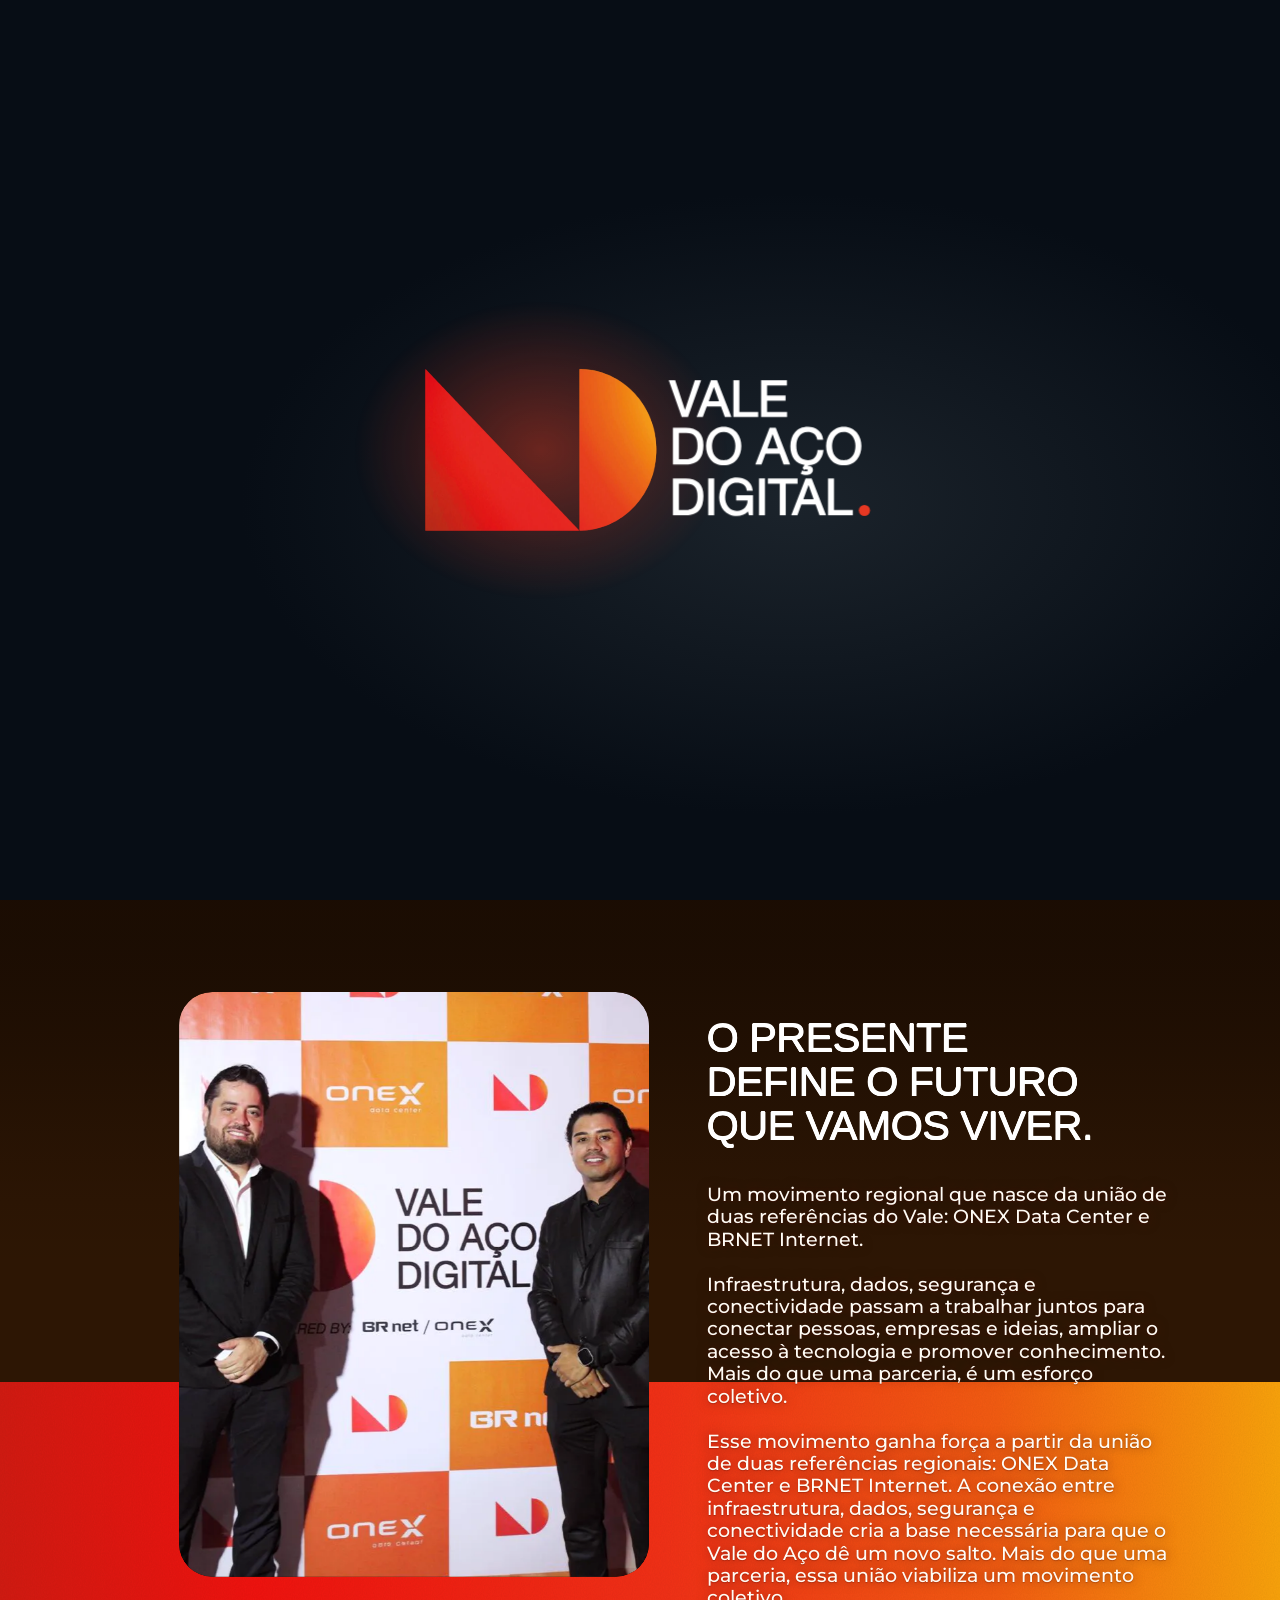
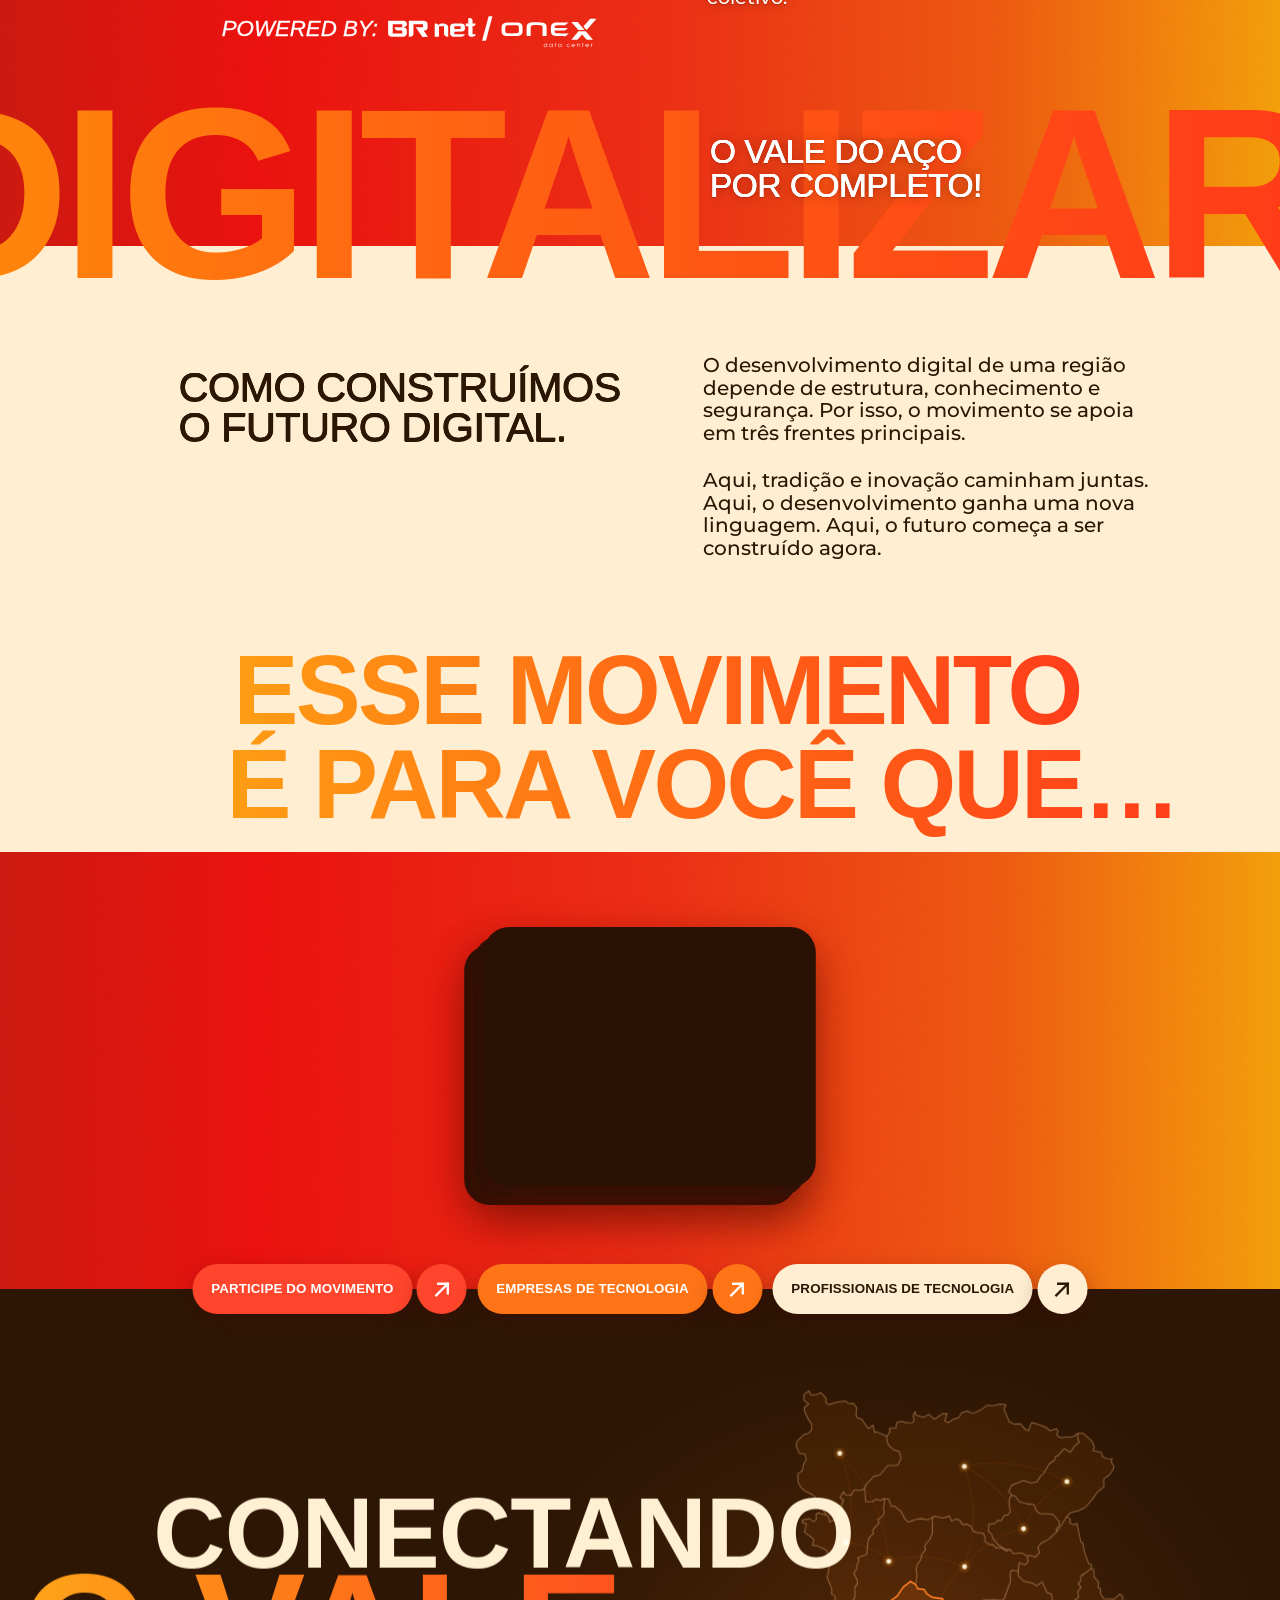
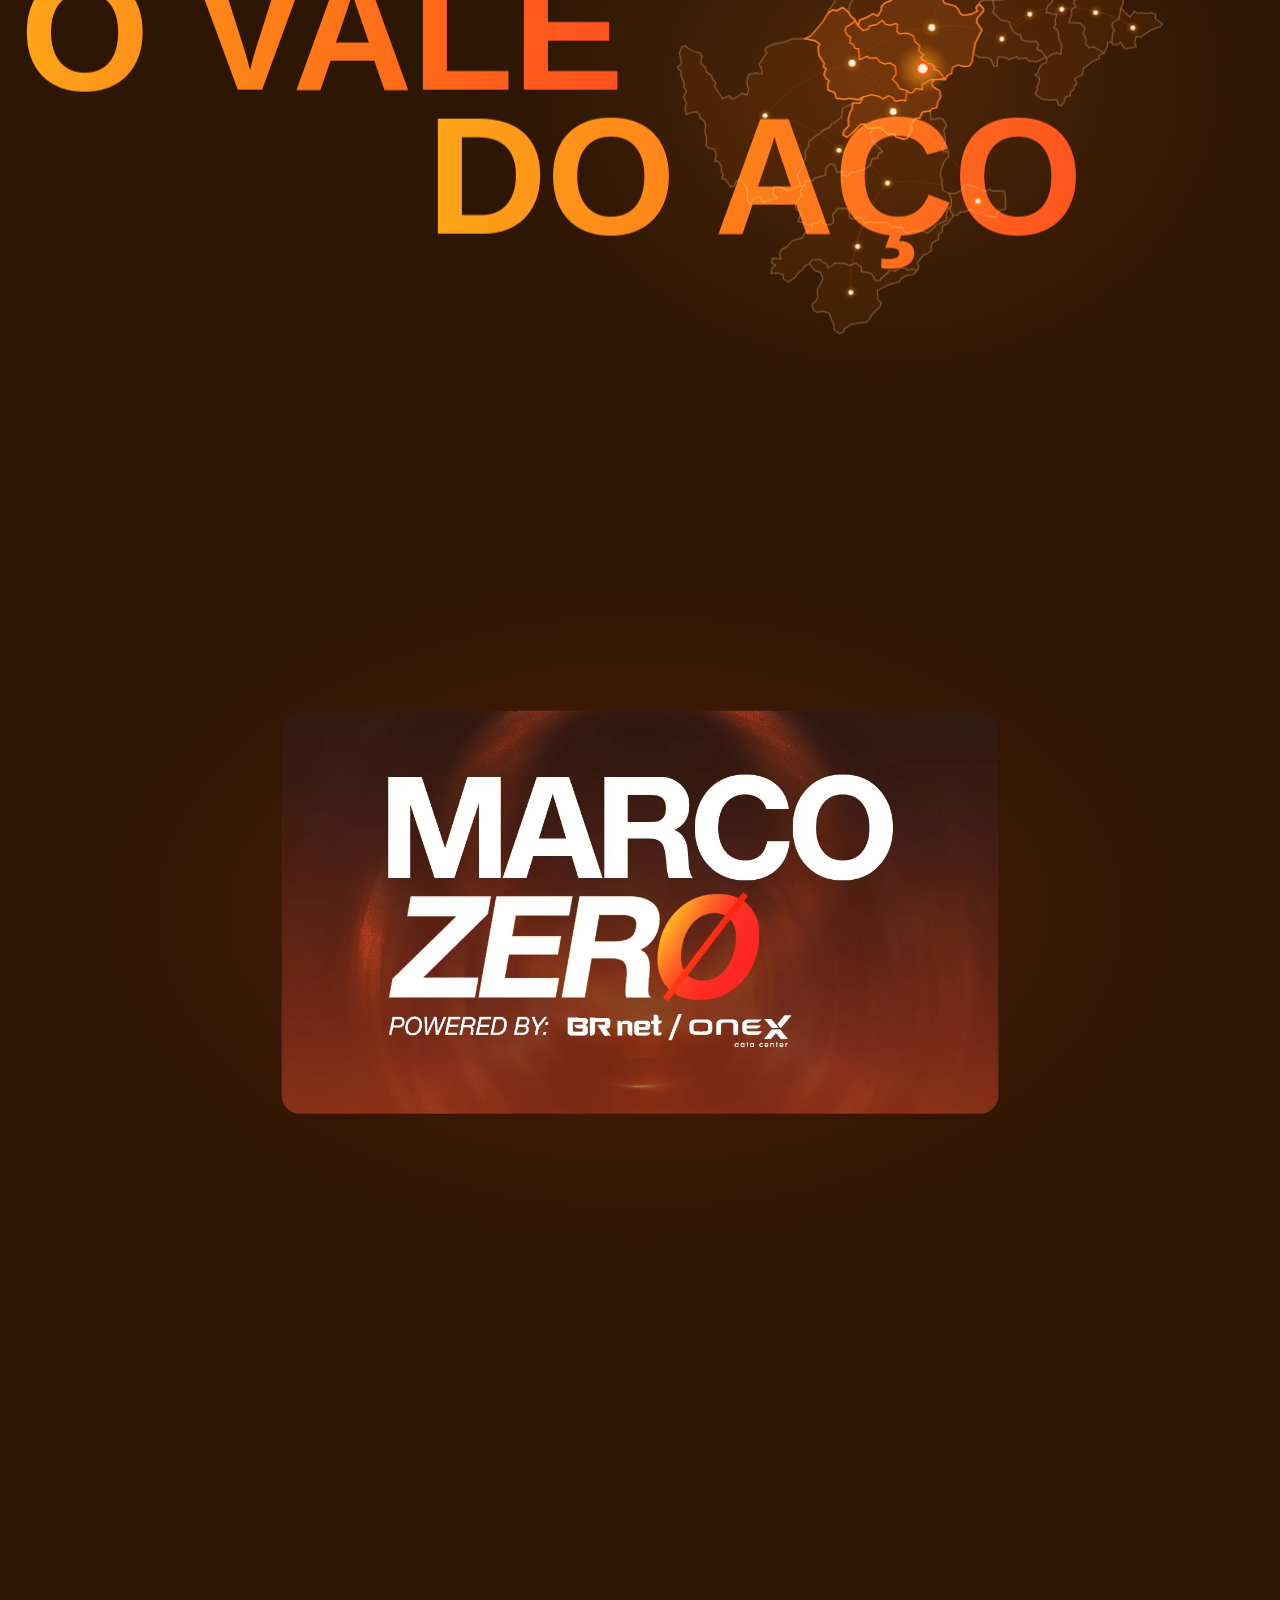
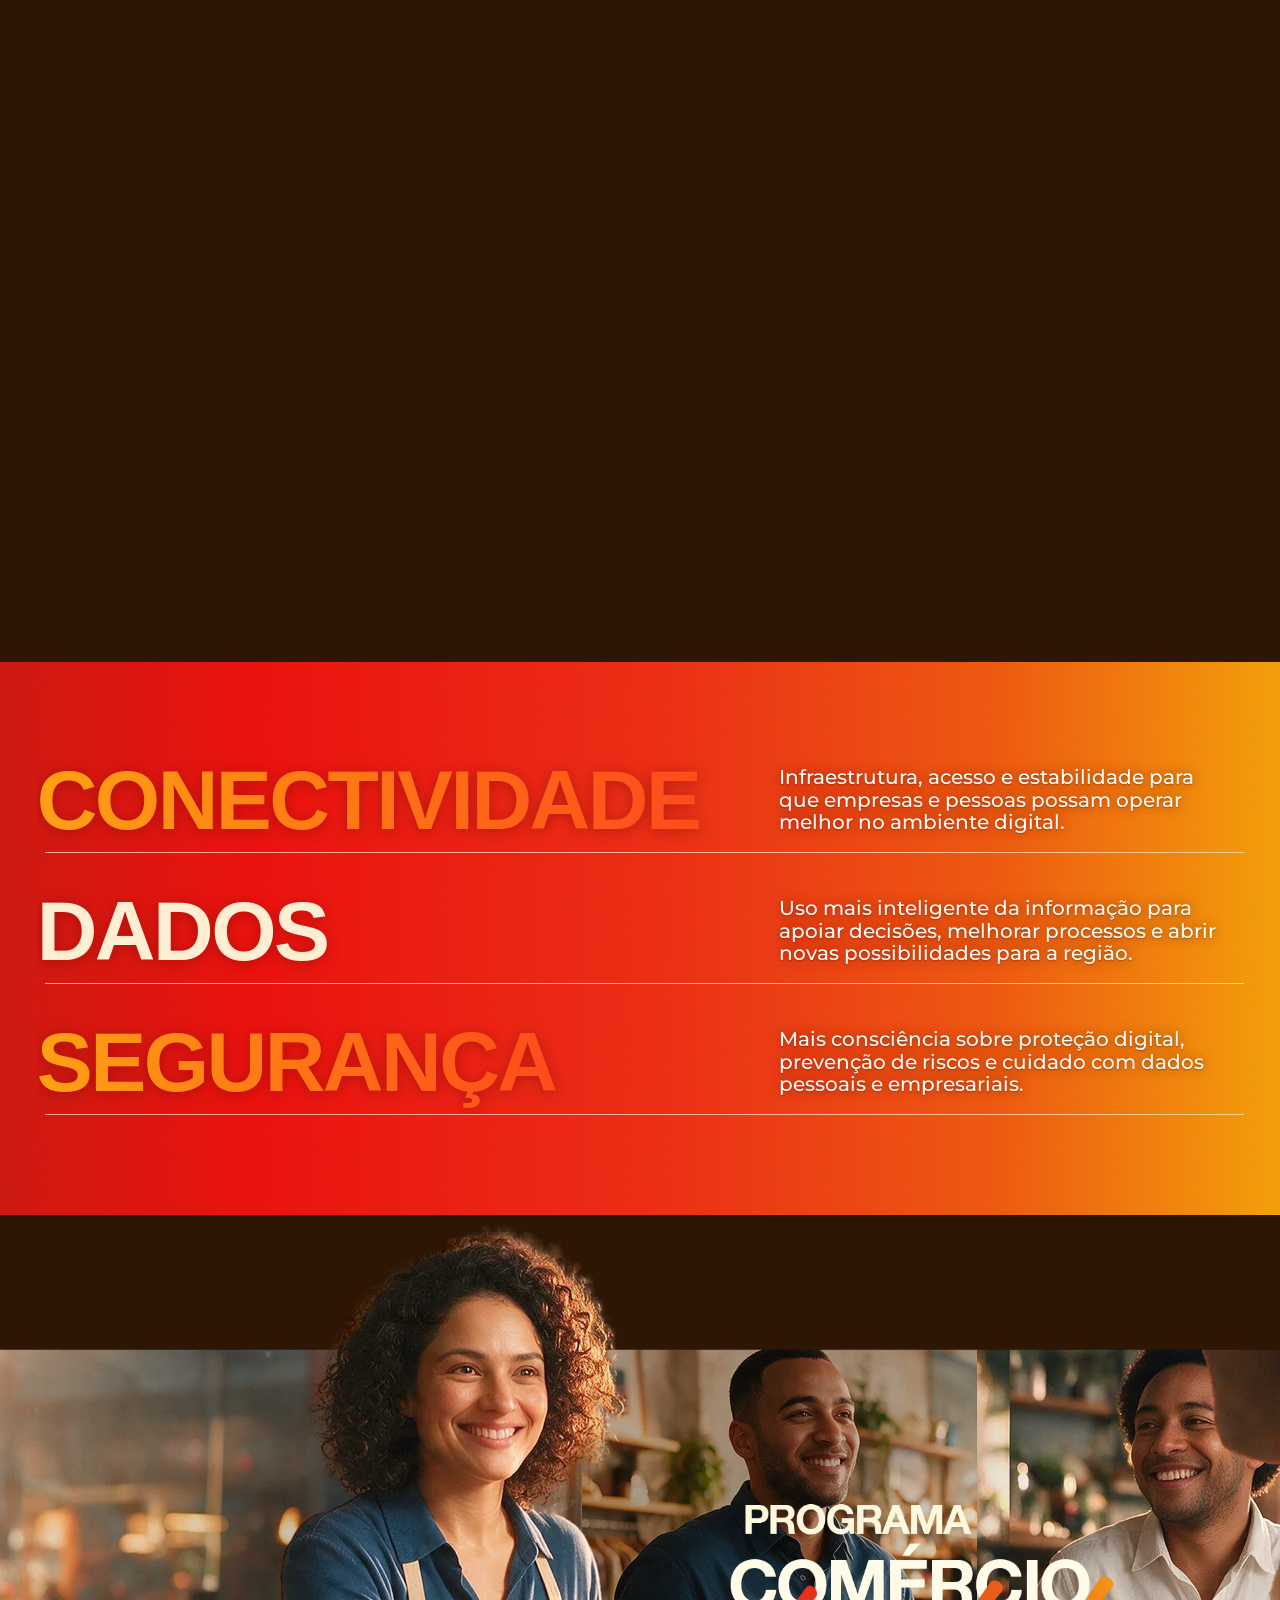
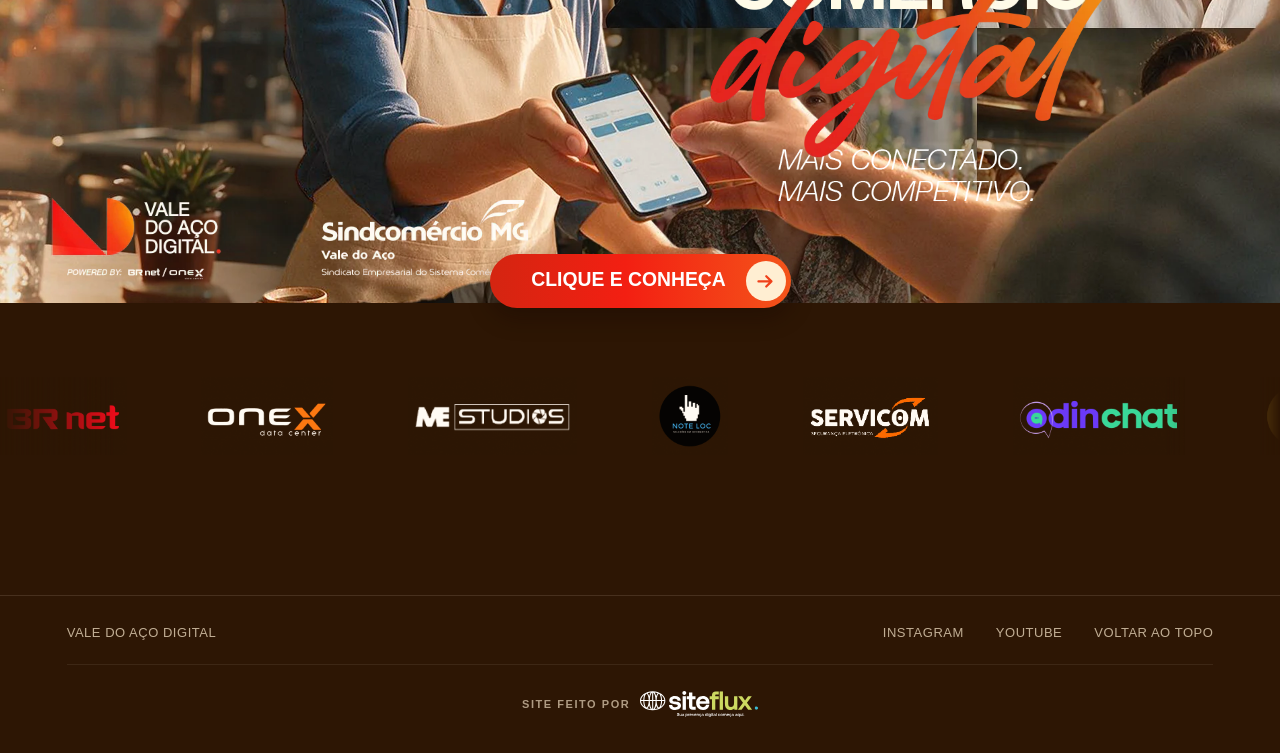
<file: institucional/index.html>
<!doctype html>
<html lang="pt-BR" class="no-js">
<head>
  <meta charset="utf-8">
  <meta name="viewport" content="width=device-width, initial-scale=1">
  <!-- TODO (Walter): esta é a prévia, por isso "noindex". No endereço oficial, trocar por "index, follow" e confirmar o domínio usado
       abaixo em canonical, og:url, og:image e no JSON-LD (hoje https://valedoacodigital.com.br/, com os arquivos na raiz) -->
  <meta name="robots" content="noindex, nofollow">
  <link rel="canonical" href="https://valedoacodigital.com.br/">
  <title>Vale do Aço Digital — Conectamos hoje. Protegemos o amanhã.</title>
  <meta name="description" content="Vale do Aço Digital é um movimento regional que une ONEX Data Center e BRNET Internet para conectar pessoas, empresas e ideias no Vale do Aço, em Minas Gerais.">
  <meta name="theme-color" content="#2d1604">
  <meta property="og:title" content="Vale do Aço Digital — Conectamos hoje. Protegemos o amanhã.">
  <meta property="og:site_name" content="Vale do Aço Digital">
  <meta property="og:description" content="Um movimento regional apoiado em conectividade, dados e segurança para digitalizar o Vale do Aço por completo.">
  <meta property="og:type" content="website">
  <meta property="og:locale" content="pt_BR">
  <meta property="og:url" content="https://valedoacodigital.com.br/">
  <meta property="og:image" content="https://valedoacodigital.com.br/assets/img/hero-poster-fim.jpg">
  <meta property="og:image:width" content="1916">
  <meta property="og:image:height" content="1080">
  <meta property="og:image:alt" content="Vale do Aço Digital — Conectamos hoje. Protegemos o amanhã.">
  <meta name="twitter:card" content="summary_large_image">
  <link rel="icon" type="image/png" href="assets/img/favicon.png">
  <link rel="preload" as="image" href="assets/img/hero-poster-inicio.jpg" fetchpriority="high">
  <link rel="preload" as="font" type="font/woff2" href="assets/fonts/montserrat-latin-400-700.woff2" crossorigin>
  <link rel="stylesheet" href="assets/css/abertura.css?v=1.5">
  <link rel="stylesheet" href="assets/css/site.css?v=1.15">
  <script>
    (function (d) {
      var c = 'js hero-top', seen = false;
      try { seen = sessionStorage.getItem('vad-intro') === '1'; } catch (e) {}
      var still = matchMedia('(prefers-reduced-motion: reduce)').matches;
      if (!seen && !location.hash && !(window.pageYOffset > 4) && !still) { c += ' intro-on intro-lock'; }
      /* hero longo + sticky só no modo scrub (mouse e toque; sem reduced motion nem economia de dados); abertura.js confirma ou desfaz */
      var conn = navigator.connection;
      if (!still && !(conn && (conn.saveData || /2g$/.test(conn.effectiveType || '')))) {
        c += ' hero-scrub';
        /* no toque o vídeo do hero vem inteiro para a memória antes do primeiro quadro (abertura.js). O pedido sai daqui, junto com o
           HTML, e não depois dos scripts: no celular os 2 MB chegavam com a pessoa já rolando, e a rolagem caía na reserva (quadro
           final). Mesmo arquivo que abertura.js escolhe (wantedKind); quem chega por âncora, recarga ou voltar não baixa nada agora. */
        var mm = function (q) { return matchMedia(q).matches; }, nav = performance.getEntriesByType && performance.getEntriesByType('navigation')[0];
        if (mm('(hover: none) and (pointer: coarse)') && !location.hash && !(nav && nav.type !== 'navigate')) {
          var l = document.createElement('link');
          l.rel = 'preload'; l.as = 'fetch'; l.crossOrigin = 'anonymous';
          l.href = 'assets/video/hero-' + (mm('(max-aspect-ratio: 4/5)') ? 'm' : mm('(max-width: 768px)') || Math.min(innerWidth, innerHeight) < 600 ? '720' : '1080') + '.mp4';
          document.head.appendChild(l);
        }
      }
      d.className = d.className.replace('no-js', c);
    })(document.documentElement);
  </script>
  <!-- chat (OdinChat). O carregador sai já no início, sem travar a página (async, conexão adiantada); a janela da conversa só
       carrega quando a pessoa abre o chat. As cores do painel do OdinChat (roxo e ciano) e o ícone do botão são trocados aqui pelos do site: o
       carregador grava a configuração em window.__WIDGET_CONFIG e este setter mistura o tema do site antes de o widget desenhar o
       botão (e antes de mandar a configuração para a janela da conversa). Se um dia o carregador mudar, o load aplica o mesmo
       tema pela API do widget (MyWidget.setConfig). O tamanho da janela e a saída de cena durante a intro e o menu estão em site.css. -->
  <link rel="preconnect" href="https://api.odinchat.com.br">
  <script>
    (function (w) {
      var site = {
        // botão: o ícone do chat (anel laranja, balão creme) cobre o botão. O anel é um pouco mais largo que alto (256 × 244): o fundo
        // leva o mesmo degradê dele, na mesma direção, para a fresta de cima e de baixo não aparecer como uma borda escura
        buttonColor: 'linear-gradient(135deg, #ffa51c 0%, #f4541a 50%, #d92011 100%)', buttonBorderColor: '#f0401a', buttonIcon: 'assets/img/chat-icone.svg', buttonIconScale: 'full',
        theme: {
          headerBackground: '#2d1604', headerTextColor: '#ffeed2', chatBackground: '#fff6e8',
          userMessageBackground: '#e8401a', userMessageTextColor: '#ffffff', agentMessageBackground: '#ffffff', agentMessageTextColor: '#2d1604',
          inputBackground: '#ffffff', inputBorderColor: '#f1d9b5', inputTextColor: '#2d1604', sendButtonBackground: '#e8401a', sendButtonIconColor: '#ffffff',
          closeButtonIconColor: '#ffeed2', closeButtonHoverBackground: '#ffeed2',
          fontFamily: '"Helvetica Neue", Helvetica, Arial, sans-serif', borderRadius: '20px'
        }
      };
      var misturar = function (v) { v = v || {}; return Object.assign({}, v, site, { theme: Object.assign({}, v.theme, site.theme) }); };
      var cfg;
      try {
        Object.defineProperty(w, '__WIDGET_CONFIG', { configurable: true, enumerable: true, get: function () { return cfg; }, set: function (v) { cfg = misturar(v); } });
      } catch (e) {}
      w.addEventListener('load', function () {
        var m = w.MyWidget;
        if (m && m.getConfig && m.getConfig().buttonColor !== site.buttonColor) { m.setConfig(misturar({})); }
      });
    })(window);
  </script>
  <script async src="https://api.odinchat.com.br/webchat/widgets/383715161568972800/loader.js"></script>
  <script type="application/ld+json">
  {
    "@context": "https://schema.org",
    "@graph": [
      {
        "@type": "Organization",
        "@id": "https://valedoacodigital.com.br/#movimento",
        "name": "Vale do Aço Digital",
        "url": "https://valedoacodigital.com.br/",
        "logo": "https://valedoacodigital.com.br/assets/img/favicon.png",
        "slogan": "Conectamos hoje. Protegemos o amanhã.",
        "description": "Movimento regional que nasce da união de ONEX Data Center e BRNET Internet para conectar pessoas, empresas e ideias, ampliar o acesso à tecnologia e promover conhecimento no Vale do Aço.",
        "knowsAbout": ["Conectividade", "Dados", "Segurança digital"],
        "areaServed": [
          { "@type": "City", "name": "Ipatinga" },
          { "@type": "City", "name": "Coronel Fabriciano" },
          { "@type": "City", "name": "Timóteo" },
          { "@type": "City", "name": "Santana do Paraíso" },
          { "@type": "AdministrativeArea", "name": "Vale do Aço, Minas Gerais, Brasil" }
        ],
        "sameAs": ["https://www.instagram.com/valedoacodigital/", "https://www.youtube.com/@valedoa%C3%A7odigital"],
        "contactPoint": { "@type": "ContactPoint", "contactType": "Participação no movimento", "telephone": "+55-31-98904-8888", "url": "https://wa.me/5531989048888", "availableLanguage": "pt-BR" }
      },
      {
        "@type": "WebSite",
        "@id": "https://valedoacodigital.com.br/#site",
        "url": "https://valedoacodigital.com.br/",
        "name": "Vale do Aço Digital",
        "inLanguage": "pt-BR",
        "publisher": { "@id": "https://valedoacodigital.com.br/#movimento" }
      },
      {
        "@type": "VideoObject",
        "@id": "https://valedoacodigital.com.br/#marco-zero",
        "name": "O Marco Zero do Vale do Aço Digital",
        "description": "O Marco Zero do Vale do Aço Digital reuniu empresários, profissionais e parceiros com um propósito em comum: preparar a região para um futuro mais conectado, seguro e competitivo.",
        "thumbnailUrl": "https://i.ytimg.com/vi/ofgeqVFlSOc/maxresdefault.jpg",
        "uploadDate": "2026-03-25T21:00:06+00:00",
        "duration": "PT1M30S",
        "embedUrl": "https://www.youtube.com/embed/ofgeqVFlSOc",
        "url": "https://www.youtube.com/watch?v=ofgeqVFlSOc",
        "inLanguage": "pt-BR",
        "publisher": { "@id": "https://valedoacodigital.com.br/#movimento" }
      }
    ]
  }
  </script>
</head>
<body id="topo">
  <a class="skip" href="#conteudo">Ir para o conteúdo</a>
  <!-- contorno de texto ("O Vale do Aço" sobre DIGITALIZAR, no celular): o filtro alarga a letra cheia e tira a letra do meio,
       sobrando só o anel de fora. Com -webkit-text-stroke, no Android (fonte do sistema variável) apareciam fios dentro das letras -->
  <svg class="defs-contorno" width="0" height="0" aria-hidden="true" focusable="false">
    <filter id="contorno-fino" x="-5%" y="-10%" width="110%" height="120%" color-interpolation-filters="sRGB"><feMorphology in="SourceAlpha" operator="dilate" radius="1.3" result="maior"/><feComposite in="maior" in2="SourceAlpha" operator="out" result="anel"/><feFlood flood-color="#fff0dc" flood-opacity=".95"/><feComposite in2="anel" operator="in"/></filter>
  </svg>

  <!-- INTRO: só aparece com JS, uma vez por sessão e sem reduced motion (ver script no <head>) -->
  <div class="intro" id="intro">
    <div class="intro__stage">
      <svg class="intro__mark" viewBox="0 0 368.14 146.44" aria-hidden="true" focusable="false">
        <defs>
          <linearGradient id="ig-tri" gradientUnits="userSpaceOnUse" x1="12.27" y1="137.36" x2="135.42" y2="8.02"><stop offset="0" stop-color="#ba2819"/><stop offset=".22" stop-color="#e41a18"/><stop offset="1" stop-color="#e62821"/></linearGradient>
          <linearGradient id="ig-disc" gradientUnits="userSpaceOnUse" x1="135.63" y1="137.36" x2="197.1" y2="8.02"><stop offset="0" stop-color="#e62f21"/><stop offset=".45" stop-color="#ea5f1b"/><stop offset="1" stop-color="#f39316"/></linearGradient>
          <radialGradient id="ig-glow"><stop offset="0" stop-color="#ff3c1e" stop-opacity=".38"/><stop offset="1" stop-color="#ff3c1e" stop-opacity="0"/></radialGradient>
        </defs>
        <g class="im-cam">
          <ellipse class="im-glow" cx="104.68" cy="72.69" rx="150" ry="120" fill="url(#ig-glow)"/>
          <g class="im-lines">
            <path style="--i:0" d="M12.27 8.02L135.42 137.36H12.27Z"/>
            <path style="--i:0" d="M135.63 137.36V8.02A61.47 64.67 0 0 1 135.63 137.36Z"/>
            <path style="--i:1" d="M12.27 15.93L127.89 137.36H12.27Z"/>
            <path style="--i:1" d="M137.51 133.41V11.97A57.72 60.72 0 0 1 137.51 133.41Z"/>
            <path style="--i:2" d="M12.27 23.83L120.37 137.36H12.27Z"/>
            <path style="--i:2" d="M139.39 129.46V15.93A53.96 56.77 0 0 1 139.39 129.46Z"/>
            <path style="--i:3" d="M12.27 31.73L112.84 137.36H12.27Z"/>
            <path style="--i:3" d="M141.27 125.51V19.88A50.2 52.81 0 0 1 141.27 125.51Z"/>
            <path style="--i:4" d="M12.27 39.64L105.32 137.36H12.27Z"/>
            <path style="--i:4" d="M143.14 121.55V23.83A46.45 48.86 0 0 1 143.14 121.55Z"/>
            <path style="--i:5" d="M12.27 47.54L97.79 137.36H12.27Z"/>
            <path style="--i:5" d="M145.02 117.6V27.78A42.69 44.91 0 0 1 145.02 117.6Z"/>
            <path style="--i:6" d="M12.27 55.45L90.26 137.36H12.27Z"/>
            <path style="--i:6" d="M146.9 113.65V31.73A38.93 40.96 0 0 1 146.9 113.65Z"/>
            <path style="--i:7" d="M12.27 63.35L82.74 137.36H12.27Z"/>
            <path style="--i:7" d="M148.78 109.7V35.69A35.18 37.01 0 0 1 148.78 109.7Z"/>
            <path style="--i:8" d="M12.27 71.26L75.21 137.36H12.27Z"/>
            <path style="--i:8" d="M150.66 105.75V39.64A31.42 33.05 0 0 1 150.66 105.75Z"/>
            <path style="--i:9" d="M12.27 79.16L67.69 137.36H12.27Z"/>
            <path style="--i:9" d="M152.54 101.79V43.59A27.66 29.1 0 0 1 152.54 101.79Z"/>
          </g>
          <path class="im-trace im-trace--spark" pathLength="1" d="M135.63 8.02A61.47 64.67 0 0 1 135.63 137.36"/>
          <path class="im-trace im-trace--diag" pathLength="1" d="M12.27 8.02L135.42 137.36"/>
          <path class="im-trace im-trace--stem" pathLength="1" d="M135.63 137.36V8.02"/>
          <path class="im-trace im-trace--arc" pathLength="1" d="M135.63 8.02A61.47 64.67 0 0 1 135.63 137.36"/>
          <g class="im-fill">
            <path fill="url(#ig-tri)" d="M12.27 8.02L135.42 137.36H12.27Z"/>
            <path fill="url(#ig-disc)" d="M135.63 137.36V8.02A61.47 64.67 0 0 1 135.63 137.36Z"/>
          </g>
          <g class="im-outline"><path d="M12.27 8.02L135.42 137.36H12.27Z"/><path d="M135.63 137.36V8.02A61.47 64.67 0 0 1 135.63 137.36Z"/></g>
          <path class="im-sweep" pathLength="1" d="M135.63 8.02A61.47 64.67 0 0 1 135.63 137.36"/>
          <image class="im-official" href="assets/img/vad-assinatura-icone.webp" width="210" height="146.44"/>
        </g>
        <g class="im-word"><polygon points="222.45 46.51 232.94 17.03 227.93 17.03 220.03 40.76 212.2 17.03 207.07 17.03 217.44 46.51 222.45 46.51"/><path d="M234.3,46.51l3.19-8.58h11.36l3.11,8.58h5.27l-11.52-29.49h-4.87l-11.48,29.49h4.95ZM239.05,33.75l4.15-11.43,4.09,11.43h-8.24Z"/><polygon points="278.66 42.33 263.58 42.33 263.58 17.03 258.79 17.03 258.79 46.51 278.66 46.51 278.66 42.33"/><polygon points="301.77 42.33 285.77 42.33 285.77 33.46 300.57 33.46 300.57 29.28 285.77 29.28 285.77 21.21 301.65 21.21 301.65 17.03 280.98 17.03 280.98 46.51 301.77 46.51 301.77 42.33"/><path d="M220.66,54.97h-10.27v29.49h10.27c2.42,0,4.55-.35,6.32-1.03,1.8-.69,3.3-1.71,4.46-3.03,1.16-1.31,2.03-2.94,2.58-4.86.54-1.89.82-4.08.82-6.5,0-4.7-1.25-8.25-3.71-10.58-2.45-2.31-5.98-3.49-10.48-3.49ZM222.53,80.18c-.62.06-1.13.1-1.54.1h-5.81v-21.11h5.89c1.68,0,3.11.24,4.24.7,1.11.46,2.03,1.13,2.73,2,.71.88,1.23,1.97,1.54,3.24.32,1.3.48,2.79.48,4.45s-.18,3.16-.52,4.35c-.34,1.18-.78,2.18-1.31,2.95-.52.77-1.11,1.38-1.76,1.82-.67.45-1.35.8-2.02,1.04-.68.24-1.32.39-1.92.45Z"/><path d="M257.19,83.83c1.76-.84,3.26-1.99,4.44-3.42,1.18-1.43,2.08-3.09,2.66-4.94.58-1.84.88-3.78.88-5.76s-.3-3.92-.88-5.76c-.59-1.85-1.48-3.51-2.66-4.94-1.19-1.43-2.68-2.59-4.44-3.44-1.76-.85-3.84-1.29-6.16-1.29s-4.4.43-6.16,1.29c-1.76.85-3.25,2.01-4.44,3.44-1.18,1.43-2.08,3.09-2.66,4.94-.58,1.84-.88,3.78-.88,5.76s.3,3.92.88,5.76c.59,1.85,1.48,3.51,2.66,4.94,1.18,1.43,2.68,2.58,4.44,3.42,1.76.84,3.84,1.26,6.16,1.26s4.4-.43,6.16-1.26ZM251.03,58.48c1.64,0,3.06.32,4.23.96,1.18.64,2.16,1.5,2.9,2.54.76,1.06,1.32,2.28,1.68,3.61.36,1.35.54,2.73.54,4.12s-.18,2.78-.54,4.12c-.36,1.33-.92,2.55-1.68,3.61-.75,1.05-1.73,1.9-2.9,2.55-1.17.64-2.59.96-4.23.96s-3.06-.32-4.23-.96c-1.18-.64-2.15-1.49-2.91-2.54-.76-1.07-1.33-2.28-1.68-3.61-.36-1.34-.54-2.73-.54-4.12s.18-2.78.54-4.12c.35-1.33.92-2.54,1.68-3.61.75-1.05,1.73-1.91,2.91-2.54,1.17-.64,2.6-.96,4.23-.96Z"/><path d="M298.93,84.46h5.27l-11.52-29.49h-4.87l-11.48,29.49h4.95l3.19-8.58h11.36l3.11,8.58ZM294.26,71.69h-8.24l4.15-11.43,4.09,11.43Z"/><path d="M307.4,80.19c1.01,1.36,2.31,2.47,3.85,3.31,1.31.72,2.83,1.19,4.52,1.42l-1.62,2.08,1.07,1.76.38-.14c.27-.1.52-.17.74-.22.5-.11,1.34-.09,1.8.2.27.17.31.34.31.48,0,.12-.04.18-.07.21-.12.11-.28.21-.47.29-.2.09-.42.15-.66.18-.69.09-1.3.07-1.95-.09-.41-.1-.77-.21-1.06-.33l-.46-.19-1.11,2.71.5.17c.63.22,1.26.4,1.86.55.64.16,1.3.23,1.97.23.59,0,1.2-.06,1.82-.19.63-.13,1.22-.35,1.75-.66.54-.31.99-.73,1.34-1.25.36-.53.54-1.19.54-1.96,0-1.15-.42-2.03-1.25-2.6-.84-.58-1.85-.84-2.82-.8l.23-.29c3.52-.1,6.36-1.18,8.46-3.21,2.14-2.07,3.42-4.95,3.8-8.57l.06-.55h-4.81l-.03.46c-.08,1.11-.31,2.16-.69,3.12-.37.95-.89,1.77-1.55,2.45-.66.68-1.45,1.22-2.35,1.6-.91.38-1.96.58-3.14.58-1.61,0-3.01-.3-4.16-.9-1.15-.6-2.11-1.42-2.84-2.43-.74-1.02-1.3-2.24-1.66-3.62-.36-1.4-.54-2.91-.54-4.49,0-1.44.18-2.85.54-4.18.35-1.32.91-2.51,1.66-3.53.74-1.01,1.69-1.83,2.82-2.43,1.13-.6,2.52-.9,4.14-.9,1.88,0,3.52.48,4.88,1.43,1.34.93,2.21,2.36,2.61,4.24l.08.4h4.77l-.08-.57c-.22-1.58-.7-2.99-1.42-4.2-.72-1.21-1.64-2.23-2.72-3.04-1.08-.8-2.33-1.42-3.71-1.83-1.37-.41-2.84-.62-4.37-.62-2.24,0-4.27.41-6.02,1.22-1.75.81-3.23,1.94-4.4,3.34-1.17,1.4-2.06,3.06-2.67,4.94-.6,1.86-.9,3.88-.9,6s.26,3.95.76,5.7c.51,1.77,1.27,3.34,2.27,4.69Z"/><path d="M360.39,63.96c-.59-1.85-1.48-3.51-2.66-4.94-1.19-1.43-2.68-2.59-4.44-3.44-1.76-.85-3.84-1.29-6.16-1.29s-4.4.43-6.16,1.29c-1.76.85-3.25,2.01-4.44,3.44-1.18,1.43-2.08,3.09-2.66,4.94-.58,1.84-.88,3.78-.88,5.76s.3,3.92.88,5.76c.59,1.85,1.48,3.51,2.66,4.94,1.18,1.43,2.68,2.58,4.44,3.42,1.76.84,3.84,1.26,6.16,1.26s4.4-.43,6.16-1.26c1.76-.84,3.26-1.99,4.44-3.42,1.18-1.43,2.08-3.09,2.66-4.94.58-1.84.88-3.78.88-5.76s-.3-3.92-.88-5.76ZM347.12,80.95c-1.64,0-3.06-.32-4.23-.96-1.18-.64-2.15-1.49-2.91-2.54-.76-1.07-1.33-2.28-1.68-3.61-.36-1.34-.54-2.73-.54-4.12s.18-2.78.54-4.12c.35-1.33.92-2.54,1.68-3.61.75-1.05,1.73-1.91,2.91-2.54,1.17-.64,2.6-.96,4.23-.96s3.06.32,4.23.96c1.18.64,2.16,1.5,2.9,2.54.76,1.06,1.32,2.28,1.68,3.61.36,1.35.54,2.73.54,4.12s-.18,2.78-.54,4.12c-.36,1.33-.92,2.55-1.68,3.61-.75,1.05-1.72,1.9-2.9,2.55-1.17.64-2.59.96-4.23.96Z"/><path d="M220.66,95.58h-10.27v29.49h10.27c2.42,0,4.55-.35,6.32-1.03,1.8-.69,3.3-1.71,4.46-3.03,1.16-1.31,2.03-2.94,2.58-4.86.54-1.89.82-4.08.82-6.5,0-4.7-1.25-8.25-3.71-10.58-2.45-2.31-5.98-3.49-10.48-3.49ZM222.53,120.78c-.62.06-1.13.1-1.54.1h-5.81v-21.11h5.89c1.68,0,3.11.24,4.24.7,1.11.46,2.03,1.13,2.73,2,.71.88,1.23,1.97,1.54,3.24.32,1.3.48,2.79.48,4.45s-.18,3.16-.52,4.35c-.34,1.18-.78,2.18-1.31,2.95-.52.77-1.11,1.38-1.76,1.82-.67.45-1.35.8-2.02,1.04-.68.24-1.32.39-1.92.45Z"/><rect x="238.64" y="95.58" width="4.79" height="29.49"/><path d="M261.03,113.25h9.11c0,1.06-.17,2.06-.5,2.99-.37,1.06-.94,1.99-1.67,2.78-.73.78-1.65,1.41-2.72,1.86-1.08.45-2.34.68-3.76.68-1.51,0-2.85-.3-3.98-.88-1.14-.59-2.11-1.39-2.89-2.38-.78-1-1.39-2.17-1.79-3.47-.41-1.31-.62-2.71-.62-4.14s.18-2.93.54-4.33c.36-1.38.92-2.63,1.66-3.71.74-1.06,1.7-1.93,2.87-2.58,1.16-.65,2.57-.97,4.21-.97,1.01,0,1.98.12,2.88.36.89.24,1.69.6,2.38,1.07.68.46,1.27,1.07,1.74,1.79.47.72.79,1.61.97,2.63l.07.41h4.79l-.09-.58c-.27-1.73-.8-3.24-1.57-4.47-.76-1.23-1.72-2.27-2.85-3.08-1.13-.81-2.42-1.4-3.83-1.77-1.4-.37-2.92-.55-4.5-.55-2.33,0-4.4.44-6.15,1.31-1.75.87-3.22,2.05-4.4,3.51-1.17,1.45-2.05,3.17-2.64,5.09-.58,1.92-.88,3.96-.88,6.07,0,1.91.32,3.78.95,5.55.63,1.78,1.56,3.38,2.77,4.75,1.21,1.38,2.7,2.48,4.43,3.29,1.74.81,3.73,1.22,5.92,1.22,1.73,0,3.47-.34,5.17-1.01,1.44-.57,2.69-1.45,3.75-2.62l.84,3h3.27v-16h-13.49v4.19Z"/><rect x="279.27" y="95.58" width="4.79" height="29.49"/><polygon points="310.19 95.58 286.41 95.58 286.41 99.76 295.9 99.76 295.9 125.06 300.69 125.06 300.69 99.76 310.19 99.76 310.19 95.58"/><path d="M316.57,95.58l-11.48,29.49h4.95l3.19-8.58h11.36l3.11,8.58h5.27l-11.52-29.49h-4.87ZM323.03,112.3h-8.24l4.15-11.43,4.09,11.43Z"/><polygon points="339.32 95.58 334.53 95.58 334.53 125.06 354.4 125.06 354.4 120.88 339.32 120.88 339.32 95.58"/></g>
        <circle class="im-dot" cx="363.67" cy="121.24" r="4.46"/>
      </svg>
    </div>
  </div>

  <!-- Menu: três barras fixas no canto; abrem uma cortina creme em tela cheia que desce do topo (site.js).
       No hover (ponteiro fino) uma faixa escura atravessa a linha e as letras rolam: site.js monta as letras a partir do texto do link. -->
  <button class="menu-btn" type="button" aria-expanded="false" aria-controls="menu" aria-label="Abrir menu">
    <span class="menu-btn__barras" aria-hidden="true"><i></i><i></i><i></i></span>
  </button>

  <div class="menu" id="menu" aria-hidden="true">
    <nav class="menu__nav" aria-label="Principal">
      <ul>
        <li style="--i:0"><a href="#movimento">O movimento</a></li>
        <li style="--i:1"><a href="#como">Como construímos</a></li>
        <li style="--i:2"><a href="#regiao">A região</a></li>
        <li style="--i:3"><a href="#frentes">Três frentes</a></li>
        <li style="--i:4"><a href="#programa">Comércio Digital</a></li>
        <li style="--i:5"><a href="#parceiros">Parceiros</a></li>
      </ul>
    </nav>
    <div class="menu__pe">
      <a class="pilula pilula--d" href="formulario.html?tipo=movimento"><span class="pilula__rot">Participe do movimento</span><span class="pilula__seta" aria-hidden="true"><svg viewBox="0 0 24 24" focusable="false"><path d="M6 18 18 6M8 6h10v10"/></svg></span></a>
      <ul class="menu__redes">
        <li><a href="https://www.instagram.com/valedoacodigital/" target="_blank" rel="noopener noreferrer">Instagram</a></li>
        <li><a href="https://www.youtube.com/@valedoa%C3%A7odigital" target="_blank" rel="noopener noreferrer">YouTube</a></li>
      </ul>
    </div>
  </div>

  <main id="conteudo">

    <!-- HERO: vídeo conduzido pela rolagem, com mouse ou com o dedo (abertura.js). No retrato entra o recorte vertical hero-m.mp4.
         .hero__alt é o quadro final sobre o vídeo: enquanto o vídeo não chega, a rolagem dissolve do quadro inicial para ele. -->
    <section class="hero" id="hero" aria-label="Abertura" data-tema="escuro">
      <div class="hero__sticky">
        <video class="hero__video" muted playsinline preload="none" poster="assets/img/hero-poster-fim.jpg" aria-hidden="true" tabindex="-1"></video>
        <!-- modo scrub já na primeira pintura: em rede lenta, até abertura.js chegar, o hero mostrava o quadro final com a frase e a
             indicação de rolagem por cima e só depois voltava para o início. abertura.js confirma ou desfaz a classe. -->
        <script>
          (function (v) {
            if (!document.documentElement.classList.contains('hero-scrub')) { return; }
            document.getElementById('hero').classList.add('is-scrub');
            if (!(window.pageYOffset > window.innerHeight)) { v.poster = 'assets/img/hero-poster-inicio.jpg'; }
          })(document.currentScript.previousElementSibling);
        </script>
        <div class="hero__alt" aria-hidden="true"></div>
        <div class="hero__fade" aria-hidden="true"></div>
        <div class="hero__shade" aria-hidden="true"></div>

        <svg class="powered hero__powered" viewBox="50 156 277 26" aria-hidden="true" focusable="false"><use href="#vl-legenda"/><use href="#vl-marca"/></svg>

        <div class="hero__logo vad-logo">
          <svg class="vad-logo-svg" xmlns="http://www.w3.org/2000/svg" viewBox="0 0 368.14 185.61" aria-hidden="true" focusable="false">
          <!-- vetores do wordmark e da legenda: o logo do hero e as duas assinaturas "powered by" usam estes, por <use> -->
          <defs><g id="vl-marca"><path class="vlogo-st1" d="M186.82,166.62c.27.99.17,2.13.07,3.13-.12,1.21-1.28,2.11-2.52,2.11l-8.06.05c-.9,0-1.69-.35-2.4-.84-.35-.41-.64-.88-.64-1.44v-9.38s10.96.03,10.96.03c.92,0,1.76.46,2.41.98.47.89.49,2-.16,2.79-.49.59-1.33.72-2.08.89.86.21,2.1.58,2.41,1.69ZM178.1,164.87h5.48s0-2.17,0-2.17h-6.93s0,6.85,0,6.85h6.93s0-2.22,0-2.22h-2.55c-1.27-.02-3.33-.78-2.93-2.45Z"/><path class="vlogo-st1" d="M198.29,171.97l-4.89-7.09,5.29-.03v-2.15s-6.93,0-6.93,0l-.02,6.94c0,.96-.61,1.69-1.39,2.08l-1.98.16v-11.64s11.46.05,11.46.05c1.35,0,2.28,1.13,2.22,2.33v2.41c0,1.68-1.43,2.22-2.91,2.35l3.19,4.52-4.05.07Z"/><path class="vlogo-st1" d="M221.57,170.05l7.77.03c-.49,1.16-1.55,1.78-2.68,1.79l-5.28.03c-1.18,0-2.9-.72-2.9-2.27v-5.31c0-1.44,1.72-2.12,2.75-2.12,1.92,0,3.68-.04,5.59.05.8.04,2.02.56,2.28,1.34.32.99.24,2.19.06,3.2-.15.84-1.26,1.29-2.05,1.29l-5.53.06v1.9ZM226.18,166.24l-.02-2.03h-4.58s0,2.04,0,2.04h4.61Z"/><path class="vlogo-st1" d="M217.1,171.9c-1.66.03-3.07-.65-3.07-2.41v-5.28s-3.68,0-3.68,0v7.69s-3.11,0-3.11,0v-9.68c1.1-.16,1.97.32,2.81.99,1.91-1.91,7.02-.97,7.03,1.43l.03,7.26Z"/><path class="vlogo-st1" d="M237,170.09c.27,1.9-2.43,1.95-3.77,1.7-.87-.16-1.48-.84-1.48-1.75v-5.82s-1.85-.04-1.85-.04v-1.97s1.84-.04,1.84-.04v-3.91c.62-.03,1.34-.02,1.94.16.86.25,1.16,1.06,1.16,1.85v1.92s2.22.03,2.22.03c.03.61-.13,1.16-.56,1.52s-1.02.46-1.67.52v5.79s2.17.05,2.17.05Z"/><path class="vlogo-st1" d="M263.69,161.46c1.4.06,2.78-.08,4.16.09.8.1,1.58.25,2.26.73.57.4.93.95,1.03,1.6.25,1.63.25,3.27.03,4.9-.18,1.32-1.06,2.11-2.47,2.39-.76.15-1.54.23-2.32.22-1.85,0-3.71,0-5.56,0-1.11,0-2.22-.09-3.24-.6-.92-.45-1.38-1.24-1.48-2.2-.15-1.43-.13-2.88,0-4.32.13-1.45,1.18-2.38,2.84-2.65,1.59-.26,3.18-.09,4.76-.16ZM263.69,163.46h0c-1.1,0-2.2-.02-3.3,0-1.11.03-1.59.5-1.64,1.61-.04.92-.05,1.85,0,2.77.06.96.44,1.42,1.4,1.48,2.26.13,4.52.08,6.78.03,1.14-.02,1.61-.51,1.66-1.64.04-.86.04-1.73,0-2.59-.02-.61-.14-1.22-.82-1.48-.29-.11-.58-.19-.9-.19-1.06,0-2.13,0-3.19,0Z"/><path class="vlogo-st1" d="M304.87,161.48c-.82.67-1.57,1.28-2.32,1.89-.14.11-.31.08-.46.08-1.77,0-3.54,0-5.3,0-.41,0-.81,0-1.2.16-.6.24-1.07,1.15-.91,1.77.05.19.19.12.3.12.84,0,1.68,0,2.52,0,2.25,0,4.5,0,6.74,0,.06.13-.04.16-.1.22-.18.17-.4.3-.55.49-.72.89-1.62,1.13-2.76,1.07-1.94-.09-3.88-.02-5.82-.03-.28,0-.35.08-.34.35.04,1.22.54,1.75,1.78,1.78,1.8.03,3.61.02,5.41.02,1.02,0,2.05,0,3.18,0-.47.43-.91.76-1.27,1.16-.62.71-1.36.9-2.29.86-1.49-.07-2.99-.02-4.49-.02-.88,0-1.75-.08-2.61-.29-1.41-.35-2.24-1.23-2.35-2.67-.11-1.36-.12-2.73.02-4.1.17-1.63,1.18-2.31,2.5-2.63.54-.13,1.09-.22,1.65-.22,2.86-.01,5.71,0,8.67,0Z"/><path class="vlogo-st1" d="M288.87,167.75c0,1.04-.01,2.07,0,3.11,0,.35-.15.46-.46.46-.69,0-1.38,0-2.08,0-.31,0-.46-.12-.46-.46.01-1.9,0-3.8,0-5.69,0-.26,0-.52-.09-.77-.18-.58-.65-.81-1.19-.91-.33-.06-.66-.09-.99-.09-1.63,0-3.26-.1-4.89.07-1.05.11-1.47.6-1.48,1.66-.01,1.77,0,3.55,0,5.32,0,.16-.01.32,0,.48.02.25-.09.38-.33.38-.77,0-1.53,0-2.3,0-.21,0-.34-.13-.33-.36.03-2.19-.09-4.39.06-6.58.1-1.44.97-2.35,2.37-2.71.8-.21,1.61-.3,2.42-.31,1.91-.02,3.83-.08,5.74.05.77.05,1.52.19,2.22.5,1.17.51,1.7,1.46,1.75,2.68.04,1.06,0,2.12,0,3.18,0,0,0,0,.01,0Z"/><path class="vlogo-st1" d="M306.84,174.04c.47-.56.86-1.04,1.26-1.52,1.23-1.45,2.47-2.9,3.69-4.36.13-.16.27-.23.47-.23,1.63,0,3.26,0,4.89,0,.16,0,.29.05.39.17,1.65,1.95,3.31,3.89,4.96,5.84,0,0,0,.02.01.04-.01.11-.25.06-.38.06-1.16,0-2.32-.03-3.48.02-.49.02-.77-.18-1.05-.52-.88-1.08-1.78-2.13-2.66-3.21-.17-.21-.26-.23-.45,0-.89,1.09-1.8,2.15-2.69,3.23-.27.33-.56.51-1.03.5-1.27-.04-2.54-.01-3.93-.01Z"/><path class="vlogo-st1" d="M325.02,158.7c.06.03.07.1.03.15-.64.74-1.29,1.48-1.94,2.23-1.55,1.78-3.1,3.56-4.64,5.35-.49.56-.47.57-.95.01-.52-.61-1.05-1.21-1.58-1.81-.16-.18-.2-.3,0-.52,1.55-1.76,3.09-3.54,4.62-5.31.1-.11.21-.12.33-.12,1.33,0,2.67,0,4,0,.04,0,.09,0,.13.02Z"/><path class="vlogo-st1" d="M306.89,161.02c.42,0,.78,0,1.13,0,1,0,2,.01,3,0,.28,0,.46.08.63.28.8.94,1.6,1.87,2.4,2.8.71.83,1.43,1.65,2.15,2.48.07.08.2.15.14.27-.05.09-.18.05-.27.05-1.29,0-2.57,0-3.86,0-.16,0-.28-.05-.39-.17-1.59-1.83-3.19-3.65-4.78-5.47-.04-.05-.07-.1-.15-.23Z"/><path class="vlogo-st1" d="M289.21,176.51v2.9h-.34v-.37c-.22.26-.54.42-.91.42-.69,0-1.24-.55-1.24-1.24s.56-1.24,1.24-1.24c.37,0,.69.16.91.42v-.89h.34ZM288.87,178.22c0-.5-.4-.9-.9-.9s-.9.4-.9.9.4.9.9.9.9-.4.9-.9Z"/><path class="vlogo-st1" d="M293.24,177.03v2.38h-.34v-.37c-.22.26-.54.42-.91.42-.69,0-1.24-.55-1.24-1.24s.56-1.24,1.24-1.24c.37,0,.69.16.91.42v-.37h.34ZM292.9,178.22c0-.5-.4-.9-.9-.9s-.9.4-.9.9.4.9.9.9.9-.4.9-.9Z"/><path class="vlogo-st1" d="M295.84,177.03v.34h-.46v2.05h-.34v-2.05h-.3v-.34h.3v-.52h.34v.52h.46Z"/><path class="vlogo-st1" d="M299.66,177.03v2.38h-.34v-.37c-.22.26-.54.42-.91.42-.69,0-1.24-.55-1.24-1.24s.56-1.24,1.24-1.24c.37,0,.69.16.91.42v-.37h.34ZM299.31,178.22c0-.5-.4-.9-.9-.9s-.9.4-.9.9.4.9.9.9.9-.4.9-.9Z"/><path class="vlogo-st1" d="M305.42,178.86l.24.24c-.22.22-.54.36-.88.36-.69,0-1.24-.55-1.24-1.24s.56-1.24,1.24-1.24c.34,0,.65.14.88.36l-.24.24c-.16-.16-.39-.26-.64-.26-.5,0-.9.4-.9.9s.4.9.9.9c.25,0,.47-.1.64-.26Z"/><path class="vlogo-st1" d="M309.52,178.39h-2.12c.08.42.45.73.89.73.25,0,.47-.1.64-.26l.24.24c-.22.22-.54.36-.88.36-.69,0-1.24-.55-1.24-1.24s.56-1.24,1.24-1.24,1.24.55,1.24,1.24c0,.06,0,.11-.01.17ZM309.17,178.05c-.08-.42-.45-.73-.89-.73s-.81.31-.89.73h1.77Z"/><path class="vlogo-st1" d="M313.31,178.12v1.29h-.34v-1.29c0-.44-.36-.8-.8-.8s-.8.36-.8.8v1.29h-.34v-2.38h.34v.32c.19-.23.47-.37.8-.37.63,0,1.14.51,1.14,1.14Z"/><path class="vlogo-st1" d="M315.85,177.03v.34h-.46v2.05h-.34v-2.05h-.3v-.34h.3v-.52h.34v.52h.46Z"/><path class="vlogo-st1" d="M319.65,178.39h-2.12c.08.42.45.73.89.73.25,0,.47-.1.64-.26l.24.24c-.22.22-.54.36-.88.36-.69,0-1.24-.55-1.24-1.24s.56-1.24,1.24-1.24,1.24.55,1.24,1.24c0,.06,0,.11-.01.17ZM319.31,178.05c-.08-.42-.45-.73-.89-.73s-.81.31-.89.73h1.77Z"/><path class="vlogo-st1" d="M322.4,176.98v.34c-.49,0-.88.38-.9.86v1.23h-.34v-2.38h.34v.36c.22-.25.53-.41.9-.41Z"/><polygon class="vlogo-st1" points="222.45 46.51 232.94 17.03 227.93 17.03 220.03 40.76 212.2 17.03 207.07 17.03 217.44 46.51 222.45 46.51"/><path class="vlogo-st1" d="M234.3,46.51l3.19-8.58h11.36l3.11,8.58h5.27l-11.52-29.49h-4.87l-11.48,29.49h4.95ZM239.05,33.75l4.15-11.43,4.09,11.43h-8.24Z"/><polygon class="vlogo-st1" points="278.66 42.33 263.58 42.33 263.58 17.03 258.79 17.03 258.79 46.51 278.66 46.51 278.66 42.33"/><polygon class="vlogo-st1" points="301.77 42.33 285.77 42.33 285.77 33.46 300.57 33.46 300.57 29.28 285.77 29.28 285.77 21.21 301.65 21.21 301.65 17.03 280.98 17.03 280.98 46.51 301.77 46.51 301.77 42.33"/><path class="vlogo-st1" d="M220.66,54.97h-10.27v29.49h10.27c2.42,0,4.55-.35,6.32-1.03,1.8-.69,3.3-1.71,4.46-3.03,1.16-1.31,2.03-2.94,2.58-4.86.54-1.89.82-4.08.82-6.5,0-4.7-1.25-8.25-3.71-10.58-2.45-2.31-5.98-3.49-10.48-3.49ZM222.53,80.18c-.62.06-1.13.1-1.54.1h-5.81v-21.11h5.89c1.68,0,3.11.24,4.24.7,1.11.46,2.03,1.13,2.73,2,.71.88,1.23,1.97,1.54,3.24.32,1.3.48,2.79.48,4.45s-.18,3.16-.52,4.35c-.34,1.18-.78,2.18-1.31,2.95-.52.77-1.11,1.38-1.76,1.82-.67.45-1.35.8-2.02,1.04-.68.24-1.32.39-1.92.45Z"/><path class="vlogo-st1" d="M257.19,83.83c1.76-.84,3.26-1.99,4.44-3.42,1.18-1.43,2.08-3.09,2.66-4.94.58-1.84.88-3.78.88-5.76s-.3-3.92-.88-5.76c-.59-1.85-1.48-3.51-2.66-4.94-1.19-1.43-2.68-2.59-4.44-3.44-1.76-.85-3.84-1.29-6.16-1.29s-4.4.43-6.16,1.29c-1.76.85-3.25,2.01-4.44,3.44-1.18,1.43-2.08,3.09-2.66,4.94-.58,1.84-.88,3.78-.88,5.76s.3,3.92.88,5.76c.59,1.85,1.48,3.51,2.66,4.94,1.18,1.43,2.68,2.58,4.44,3.42,1.76.84,3.84,1.26,6.16,1.26s4.4-.43,6.16-1.26ZM251.03,58.48c1.64,0,3.06.32,4.23.96,1.18.64,2.16,1.5,2.9,2.54.76,1.06,1.32,2.28,1.68,3.61.36,1.35.54,2.73.54,4.12s-.18,2.78-.54,4.12c-.36,1.33-.92,2.55-1.68,3.61-.75,1.05-1.73,1.9-2.9,2.55-1.17.64-2.59.96-4.23.96s-3.06-.32-4.23-.96c-1.18-.64-2.15-1.49-2.91-2.54-.76-1.07-1.33-2.28-1.68-3.61-.36-1.34-.54-2.73-.54-4.12s.18-2.78.54-4.12c.35-1.33.92-2.54,1.68-3.61.75-1.05,1.73-1.91,2.91-2.54,1.17-.64,2.6-.96,4.23-.96Z"/><path class="vlogo-st1" d="M298.93,84.46h5.27l-11.52-29.49h-4.87l-11.48,29.49h4.95l3.19-8.58h11.36l3.11,8.58ZM294.26,71.69h-8.24l4.15-11.43,4.09,11.43Z"/><path class="vlogo-st1" d="M307.4,80.19c1.01,1.36,2.31,2.47,3.85,3.31,1.31.72,2.83,1.19,4.52,1.42l-1.62,2.08,1.07,1.76.38-.14c.27-.1.52-.17.74-.22.5-.11,1.34-.09,1.8.2.27.17.31.34.31.48,0,.12-.04.18-.07.21-.12.11-.28.21-.47.29-.2.09-.42.15-.66.18-.69.09-1.3.07-1.95-.09-.41-.1-.77-.21-1.06-.33l-.46-.19-1.11,2.71.5.17c.63.22,1.26.4,1.86.55.64.16,1.3.23,1.97.23.59,0,1.2-.06,1.82-.19.63-.13,1.22-.35,1.75-.66.54-.31.99-.73,1.34-1.25.36-.53.54-1.19.54-1.96,0-1.15-.42-2.03-1.25-2.6-.84-.58-1.85-.84-2.82-.8l.23-.29c3.52-.1,6.36-1.18,8.46-3.21,2.14-2.07,3.42-4.95,3.8-8.57l.06-.55h-4.81l-.03.46c-.08,1.11-.31,2.16-.69,3.12-.37.95-.89,1.77-1.55,2.45-.66.68-1.45,1.22-2.35,1.6-.91.38-1.96.58-3.14.58-1.61,0-3.01-.3-4.16-.9-1.15-.6-2.11-1.42-2.84-2.43-.74-1.02-1.3-2.24-1.66-3.62-.36-1.4-.54-2.91-.54-4.49,0-1.44.18-2.85.54-4.18.35-1.32.91-2.51,1.66-3.53.74-1.01,1.69-1.83,2.82-2.43,1.13-.6,2.52-.9,4.14-.9,1.88,0,3.52.48,4.88,1.43,1.34.93,2.21,2.36,2.61,4.24l.08.4h4.77l-.08-.57c-.22-1.58-.7-2.99-1.42-4.2-.72-1.21-1.64-2.23-2.72-3.04-1.08-.8-2.33-1.42-3.71-1.83-1.37-.41-2.84-.62-4.37-.62-2.24,0-4.27.41-6.02,1.22-1.75.81-3.23,1.94-4.4,3.34-1.17,1.4-2.06,3.06-2.67,4.94-.6,1.86-.9,3.88-.9,6s.26,3.95.76,5.7c.51,1.77,1.27,3.34,2.27,4.69Z"/><path class="vlogo-st1" d="M360.39,63.96c-.59-1.85-1.48-3.51-2.66-4.94-1.19-1.43-2.68-2.59-4.44-3.44-1.76-.85-3.84-1.29-6.16-1.29s-4.4.43-6.16,1.29c-1.76.85-3.25,2.01-4.44,3.44-1.18,1.43-2.08,3.09-2.66,4.94-.58,1.84-.88,3.78-.88,5.76s.3,3.92.88,5.76c.59,1.85,1.48,3.51,2.66,4.94,1.18,1.43,2.68,2.58,4.44,3.42,1.76.84,3.84,1.26,6.16,1.26s4.4-.43,6.16-1.26c1.76-.84,3.26-1.99,4.44-3.42,1.18-1.43,2.08-3.09,2.66-4.94.58-1.84.88-3.78.88-5.76s-.3-3.92-.88-5.76ZM347.12,80.95c-1.64,0-3.06-.32-4.23-.96-1.18-.64-2.15-1.49-2.91-2.54-.76-1.07-1.33-2.28-1.68-3.61-.36-1.34-.54-2.73-.54-4.12s.18-2.78.54-4.12c.35-1.33.92-2.54,1.68-3.61.75-1.05,1.73-1.91,2.91-2.54,1.17-.64,2.6-.96,4.23-.96s3.06.32,4.23.96c1.18.64,2.16,1.5,2.9,2.54.76,1.06,1.32,2.28,1.68,3.61.36,1.35.54,2.73.54,4.12s-.18,2.78-.54,4.12c-.36,1.33-.92,2.55-1.68,3.61-.75,1.05-1.72,1.9-2.9,2.55-1.17.64-2.59.96-4.23.96Z"/><path class="vlogo-st1" d="M220.66,95.58h-10.27v29.49h10.27c2.42,0,4.55-.35,6.32-1.03,1.8-.69,3.3-1.71,4.46-3.03,1.16-1.31,2.03-2.94,2.58-4.86.54-1.89.82-4.08.82-6.5,0-4.7-1.25-8.25-3.71-10.58-2.45-2.31-5.98-3.49-10.48-3.49ZM222.53,120.78c-.62.06-1.13.1-1.54.1h-5.81v-21.11h5.89c1.68,0,3.11.24,4.24.7,1.11.46,2.03,1.13,2.73,2,.71.88,1.23,1.97,1.54,3.24.32,1.3.48,2.79.48,4.45s-.18,3.16-.52,4.35c-.34,1.18-.78,2.18-1.31,2.95-.52.77-1.11,1.38-1.76,1.82-.67.45-1.35.8-2.02,1.04-.68.24-1.32.39-1.92.45Z"/><rect class="vlogo-st1" x="238.64" y="95.58" width="4.79" height="29.49"/><path class="vlogo-st1" d="M261.03,113.25h9.11c0,1.06-.17,2.06-.5,2.99-.37,1.06-.94,1.99-1.67,2.78-.73.78-1.65,1.41-2.72,1.86-1.08.45-2.34.68-3.76.68-1.51,0-2.85-.3-3.98-.88-1.14-.59-2.11-1.39-2.89-2.38-.78-1-1.39-2.17-1.79-3.47-.41-1.31-.62-2.71-.62-4.14s.18-2.93.54-4.33c.36-1.38.92-2.63,1.66-3.71.74-1.06,1.7-1.93,2.87-2.58,1.16-.65,2.57-.97,4.21-.97,1.01,0,1.98.12,2.88.36.89.24,1.69.6,2.38,1.07.68.46,1.27,1.07,1.74,1.79.47.72.79,1.61.97,2.63l.07.41h4.79l-.09-.58c-.27-1.73-.8-3.24-1.57-4.47-.76-1.23-1.72-2.27-2.85-3.08-1.13-.81-2.42-1.4-3.83-1.77-1.4-.37-2.92-.55-4.5-.55-2.33,0-4.4.44-6.15,1.31-1.75.87-3.22,2.05-4.4,3.51-1.17,1.45-2.05,3.17-2.64,5.09-.58,1.92-.88,3.96-.88,6.07,0,1.91.32,3.78.95,5.55.63,1.78,1.56,3.38,2.77,4.75,1.21,1.38,2.7,2.48,4.43,3.29,1.74.81,3.73,1.22,5.92,1.22,1.73,0,3.47-.34,5.17-1.01,1.44-.57,2.69-1.45,3.75-2.62l.84,3h3.27v-16h-13.49v4.19Z"/><rect class="vlogo-st1" x="279.27" y="95.58" width="4.79" height="29.49"/><polygon class="vlogo-st1" points="310.19 95.58 286.41 95.58 286.41 99.76 295.9 99.76 295.9 125.06 300.69 125.06 300.69 99.76 310.19 99.76 310.19 95.58"/><path class="vlogo-st1" d="M316.57,95.58l-11.48,29.49h4.95l3.19-8.58h11.36l3.11,8.58h5.27l-11.52-29.49h-4.87ZM323.03,112.3h-8.24l4.15-11.43,4.09,11.43Z"/><polygon class="vlogo-st1" points="339.32 95.58 334.53 95.58 334.53 125.06 354.4 125.06 354.4 120.88 339.32 120.88 339.32 95.58"/></g><g id="vl-legenda"><text class="vlogo-st0" transform="translate(51.94 171.43)"><tspan x="0" y="0">POWERED BY:</tspan></text><text class="vlogo-st2" transform="translate(242.52 174.34)"><tspan x="0" y="0">/</tspan></text></g></defs>
          <g class="vlogo-part vlogo-part-icon"><image width="210" height="146.44" href="assets/img/vad-assinatura-icone.webp"/></g>
          <g class="vlogo-part vlogo-part-wordmark"><use href="#vl-marca"/></g>
          <g class="vlogo-part vlogo-part-dot"><circle class="vlogo-st3" cx="363.67" cy="121.24" r="4.46"/></g>
          <g class="vlogo-part vlogo-part-caption"><use href="#vl-legenda"/></g>
          </svg>
        </div>

        <div class="hero__start">
          <!-- mouse no ponteiro fino; no toque e em tela estreita, um celular com o dedo arrastando para baixo (site.css escolhe) -->
          <p class="hero__rolar" aria-hidden="true"><span class="hero__mouse"><i></i></span><span class="hero__fone"><i></i></span><svg viewBox="0 0 14 18" focusable="false"><path d="M7 1v15M1.5 10.5 7 16l5.5-5.5"/></svg></p>
        </div>

        <div class="hero__end">
          <h1 class="sr-only">Vale do Aço Digital — Conectamos hoje. Protegemos o amanhã.</h1>
          <div class="hero__phrase">
            <svg class="vad-frase-svg" xmlns="http://www.w3.org/2000/svg" viewBox="0 0 502.54 96.05" aria-hidden="true" focusable="false">
            <g transform="translate(.5 34.13)">
            <g class="vfrase-row" style="--r:0"><text class="vfrase-base vfrase-line vfrase-line-1" transform="translate(0 0)"><tspan class="vfrase-st4" x="0" y="0">CONECTAMOS</tspan><tspan class="vfrase-st3" xml:space="preserve"> HOJE.</tspan></text></g>
            <g class="vfrase-row" style="--r:1"><text class="vfrase-base vfrase-line vfrase-line-2" transform="translate(0 42.54)"><tspan class="vfrase-st1" x="0" y="0">PROTEGEMOS</tspan><tspan class="vfrase-st2" xml:space="preserve"> O AMANHÃ.</tspan></text></g>
            </g>
            </svg>
          </div>
        </div>

        <!-- só aparece se o navegador recusar a reprodução automática -->
        <button class="hero__play" type="button" hidden data-state="idle"><span class="hero__play-icon" aria-hidden="true"></span><span class="hero__play-label">Reproduzir abertura</span></button>

        <div class="hero__loading" aria-hidden="true"></div>
      </div>
    </section>

    <!-- 1 · O movimento: foto oficial, manifesto e os três caminhos de entrada -->
    <section class="presente" id="movimento" aria-labelledby="t-movimento" data-tema="escuro">
      <div class="presente__faixa grao" aria-hidden="true" data-px="-46" data-px-track=".presente" data-px-gpu></div>

      <div class="presente__grade">
        <!-- a janela (filho) leva o recorte da entrada: recortado, o próprio <figure> nunca seria visto pelo IntersectionObserver -->
        <figure class="foto" data-rv="clip">
          <span class="foto__janela"><img data-px="62" data-px-gpu data-px-m-css src="assets/img/registro-oficial.webp" width="819" height="1024" alt="Dois representantes do movimento diante do painel do Vale do Aço Digital, com as marcas Onex e BR net" decoding="async"></span>
        </figure>

        <div class="presente__texto" data-px="-26">
          <h2 class="t2" id="t-movimento" data-rv="linhas">
            <span class="ln" style="--i:0"><span>O presente</span></span>
            <span class="ln" style="--i:1"><span>define o futuro</span></span>
            <span class="ln" style="--i:2"><span>que vamos viver.</span></span>
          </h2>
          <div class="corpo">
            <p data-rv="sobe" style="--i:0">Um movimento regional que nasce da união de duas referências do Vale: ONEX Data Center e BRNET Internet.</p>
            <p data-rv="sobe" style="--i:1">Infraestrutura, dados, segurança e conectividade passam a trabalhar juntos para conectar pessoas, empresas e ideias, ampliar o acesso à tecnologia e promover conhecimento. Mais do que uma parceria, é um esforço coletivo.</p>
            <p data-rv="sobe" style="--i:2">Esse movimento ganha força a partir da união de duas referências regionais: ONEX Data Center e BRNET Internet. A conexão entre infraestrutura, dados, segurança e conectividade cria a base necessária para que o Vale do Aço dê um novo salto. Mais do que uma parceria, essa união viabiliza um movimento coletivo.</p>
          </div>
        </div>
      </div>

      <div class="presente__acoes">
        <svg class="powered presente__powered" viewBox="50 156 277 26" role="img" aria-label="Powered by BR net / Onex Data Center" data-rv="sobe"><use href="#vl-legenda"/><use href="#vl-marca"/></svg>
      </div>
    </section>

    <!-- 2 · Como construímos: o letreiro atravessa a troca de fundo e anda com a rolagem -->
    <section class="como" id="como" aria-labelledby="t-como" data-tema="claro">
      <div class="letreiro" data-px-track>
        <p class="letreiro__palavra" aria-hidden="true" data-px-x="-150" data-px-x-m="-55" data-px-gpu data-px-m-css><span>DIGITALIZAR</span></p>
        <p class="letreiro__frase" data-px="-34" data-px-gpu data-rv="linhas">
          <span class="sr-only">Digitalizar </span>
          <span class="ln" style="--i:0"><span class="contorno-m">O Vale do Aço</span></span>
          <span class="ln" style="--i:1"><span>por completo!</span></span>
        </p>
      </div>

      <div class="como__grade">
        <h2 class="t2 t2--tinta" id="t-como" data-rv="linhas" data-px="18">
          <span class="ln" style="--i:0"><span>Como construímos</span></span>
          <span class="ln" style="--i:1"><span>o futuro digital.</span></span>
        </h2>
        <div class="corpo corpo--tinta" data-px="-18" data-px-m-css>
          <p data-rv="sobe" style="--i:0">O desenvolvimento digital de uma região depende de estrutura, conhecimento e segurança. Por isso, o movimento se apoia em três frentes principais.</p>
          <p data-rv="sobe" style="--i:1">Aqui, tradição e inovação caminham juntas. Aqui, o desenvolvimento ganha uma nova linguagem. Aqui, o futuro começa a ser construído agora.</p>
        </div>
      </div>

      <p class="chamada" data-rv="linhas" data-px-track>
        <span class="ln" style="--i:0" data-px-x="-44" data-px-gpu data-px-m-css><span><span class="cl">Esse</span> <span class="cl">movimento</span></span></span>
        <span class="ln" style="--i:1" data-px-x="44" data-px-gpu data-px-m-css><span><span class="cl">é para</span> <span class="cl">você que…</span></span></span>
      </p>
    </section>

    <!-- 3 · Para quem é: responde à chamada "é para você que…". Os três cartões chegam empilhados, como um baralho, e abrem para as
         suas casas quando a pilha está à vista (site.js liga .is-in; --k é a casa de cada um: -1 esquerda, 0 centro, 1 direita).
         Cada cartão abre com um selo na cor da marca e um ícone de traço do público (prédio, notebook com código, pessoas). -->
    <section class="publicos grao" id="publicos" aria-labelledby="t-publicos" data-tema="escuro">
      <h2 class="sr-only" id="t-publicos">Para quem é o Vale do Aço Digital</h2>
      <ul class="publicos__lista">
        <li class="publico" style="--k:-1">
          <span class="publico__sinal" aria-hidden="true"><svg viewBox="0 0 24 24" focusable="false"><path d="M3.5 20.5h17"/><path d="M5.5 20.5v-15A1.5 1.5 0 0 1 7 4h6.5A1.5 1.5 0 0 1 15 5.5v15"/><path d="M15 9.5h2.5A1.5 1.5 0 0 1 19 11v9.5"/><path d="M8.5 8h3.5M8.5 11.5h3.5M8.5 15h3.5"/></svg></span>
          <h3 class="publico__nome">Empresas</h3>
          <p class="publico__texto">Negócios que precisam de estabilidade, segurança e crescimento digital.</p>
        </li>
        <li class="publico" style="--k:0">
          <span class="publico__sinal" aria-hidden="true"><svg viewBox="0 0 24 24" focusable="false"><rect x="3.5" y="4.5" width="17" height="11.5" rx="1.6"/><path d="M1.8 19.5h20.4"/><path d="M10 8.2 7.6 10.25 10 12.3M14 8.2l2.4 2.05L14 12.3"/></svg></span>
          <h3 class="publico__nome">Profissionais</h3>
          <p class="publico__texto">Quem trabalha com tecnologia ou quer crescer nesse mercado.</p>
        </li>
        <li class="publico" style="--k:1">
          <span class="publico__sinal" aria-hidden="true"><svg viewBox="0 0 24 24" focusable="false"><circle cx="9" cy="8.3" r="3.3"/><path d="M3.2 19.6c.6-3.4 2.9-5.3 5.8-5.3s5.2 1.9 5.8 5.3"/><circle cx="16.8" cy="9.3" r="2.6"/><path d="M16 14.4c2.8-.2 4.6 1.5 5.1 4.7"/></svg></span>
          <h3 class="publico__nome">Pessoas</h3>
          <p class="publico__texto">Quem usa tecnologia todos os dias e quer mais segurança e oportunidades.</p>
        </li>
      </ul>

      <!-- chamadas: soltas sobre a divisa com a seção do mapa (metade sobre o degradê, metade sobre o escuro). Cada uma abre o seu
           formulário (formulario.html, no estilo Typeform; por ora uma prévia que não envia nada). O WhatsApp do movimento ficou na
           tela final de cada formulário. -->
      <ul class="pilulas" data-rv="sobe">
        <li data-rv="sobe" style="--i:0"><a class="pilula pilula--a" data-ima href="formulario.html?tipo=movimento"><span class="pilula__rot">Participe do movimento</span><span class="pilula__seta" aria-hidden="true"><svg viewBox="0 0 24 24" focusable="false"><path d="M6 18 18 6M8 6h10v10"/></svg></span></a></li>
        <li data-rv="sobe" style="--i:1"><a class="pilula pilula--b" data-ima href="formulario.html?tipo=empresas"><span class="pilula__rot">Empresas de tecnologia</span><span class="pilula__seta" aria-hidden="true"><svg viewBox="0 0 24 24" focusable="false"><path d="M6 18 18 6M8 6h10v10"/></svg></span></a></li>
        <li data-rv="sobe" style="--i:2"><a class="pilula pilula--c" data-ima href="formulario.html?tipo=profissionais"><span class="pilula__rot">Profissionais de tecnologia</span><span class="pilula__seta" aria-hidden="true"><svg viewBox="0 0 24 24" focusable="false"><path d="M6 18 18 6M8 6h10v10"/></svg></span></a></li>
      </ul>
    </section>

    <!-- 4 · A região: o mapa do Vale do Aço e a teia de conexões entre os municípios, à direita (abertura.js liga .is-live quando ele
         chega à tela). À esquerda, o letreiro "Conectando o Vale do Aço": cada linha desliza com a rolagem num ritmo e sentido
         próprios (data-px-x) e as letras passam por cima do mapa, que aparece através delas (mix-blend-mode, site.css). -->
    <section class="regiao" id="regiao" aria-labelledby="t-regiao" data-tema="escuro">
      <h2 class="regiao__titulo" id="t-regiao" data-rv="linhas" data-px-track>
        <span class="ln regiao__l1" style="--i:0" data-px-x="80" data-px-x-m="40" data-px-gpu data-px-m-css><span>Conectando</span></span>
        <span class="ln regiao__l2" style="--i:1" data-px-x="-120" data-px-x-m="-60" data-px-gpu data-px-m-css><span>o Vale</span></span>
        <span class="ln regiao__l3" style="--i:2" data-px-x="160" data-px-x-m="70" data-px-gpu data-px-m-css><span>do Aço</span></span>
      </h2>
      <figure class="mapa" data-rv="sobe" data-px="-30" data-px-m-css>
        <svg class="net net--map" viewBox="88 22 524 576" role="img" aria-labelledby="net-map-t net-map-d">
<title id="net-map-t">Vale do Aço: os municípios da região ligados por uma teia de conexões</title>
<desc id="net-map-d">Contornos do IBGE. Diagrama conceitual: do núcleo da Região Metropolitana do Vale do Aço partem fios até os municípios vizinhos; as conexões são ilustrativas.</desc>
<defs>
<radialGradient id="halo"><stop offset="0" stop-color="#ffd9a0" stop-opacity=".95"/><stop offset=".28" stop-color="#ffae18" stop-opacity=".55"/><stop offset="1" stop-color="#ff7a1a" stop-opacity="0"/></radialGradient>
</defs>
<!-- grupo-câmera: as camadas seguem na projeção do mapa do Brasil; o grupo leva o enquadramento do Vale do Aço (abertura.css) -->
<g class="map__cam">
<g class="map__regional">
<path class="map__mun" d="M480.017 386.776L480.118 386.745L480.347 386.803L480.564 386.743L480.638 386.905L480.782 386.84L480.902 386.881L480.994 387.027L481.111 386.997L481.252 387.063L481.332 387.223L481.441 387.272L481.661 387.3L481.718 387.429L481.711 387.56L481.871 387.673L481.964 387.661L482.082 387.778L482.239 387.76L482.405 387.874L482.527 387.821L482.379 387.818L482.13 387.664L481.974 387.469L481.926 387.316L481.824 387.237L481.841 387.005L482.036 386.971L482.136 386.88L482.235 386.897L482.329 386.732L482.474 386.685L482.532 386.611L482.491 386.349L482.511 386.163L482.579 386.065L482.479 385.951L482.577 385.745L482.952 385.593L483.215 385.67L483.402 385.628L483.517 385.441L483.6 385.385L483.786 385.057L483.964 384.928L483.991 384.825L484.089 384.773L484.279 384.561L484.479 384.676L484.6 384.492L484.764 384.345L484.717 384.225L484.721 384.062L484.553 384.177L484.147 384.2L484.033 384.113L484.079 384.001L484.029 383.918L483.821 383.973L483.68 383.868L483.338 383.736L483.221 383.719L483.115 383.987L483.024 383.943L482.862 383.753L482.664 383.767L482.5 383.691L482.329 383.278L482.392 383.142L482.202 383.12L481.962 383.171L481.792 383.153L481.548 383.32L481.329 383.419L481.138 383.344L480.967 383.391L480.864 383.551L480.648 383.629L480.535 383.722L480.411 383.667L480.495 383.422L480.344 383.429L480.08 383.609L479.889 383.443L479.745 383.543L479.486 383.484L479.455 383.36L479.385 383.507L479.424 383.634L479.377 383.713L479.17 383.725L479.021 383.673L478.858 383.714L478.826 383.896L478.62 383.899L478.638 384.025L478.539 384.16L478.542 384.321L478.633 384.497L478.755 384.586L478.948 384.66L478.998 384.883L478.889 385.101L478.571 385.107L478.315 385.413L478.115 385.455L477.867 385.727L477.818 385.843L477.856 386.276L478.083 386.271L478.188 386.193L478.327 386.238L478.442 386.171L478.6 386.197L478.686 386.429L478.798 386.42L479.008 386.603L479.123 386.834L479.239 386.936L479.467 386.851L479.627 386.825L479.873 386.864L480.017 386.776ZM474.595 391.087L474.659 391.156L474.398 391.541L474.477 391.65L474.508 391.847L474.292 391.819L474.077 391.86L474.02 392.004L474.014 392.186L474.067 392.368L474.005 392.534L473.848 392.468L473.72 392.586L473.532 392.655L473.43 392.555L473.226 392.643L472.962 392.257L473.009 392.13L472.885 391.996L472.874 391.901L472.7 391.78L472.682 391.673L472.517 391.487L472.564 391.275L472.461 391.141L472.361 391.152L472.129 391.03L472.026 390.941L471.902 390.961L471.824 391.196L471.88 391.383L471.877 391.541L471.756 391.637L471.892 391.783L471.861 391.861L471.973 392.117L471.968 392.29L472.059 392.412L471.959 392.574L472.05 392.798L472.012 392.97L472.053 393.167L472.152 393.112L472.368 393.069L472.476 393.149L472.491 393.268L472.63 393.372L472.68 393.534L472.642 393.675L472.705 393.927L472.692 394.17L472.774 394.255L472.968 394.287L473.018 394.446L472.973 394.672L473.065 394.671L473.183 394.821L473.176 394.983L473.247 395.112L473.191 395.234L473.32 395.254L473.482 395.508L473.618 395.458L473.645 395.355L473.785 395.257L473.983 395.501L474.039 395.673L474.006 395.918L474.115 396.067L474.239 395.897L474.414 395.811L474.529 396.012L474.676 395.94L474.898 395.913L474.983 395.854L474.861 395.737L474.882 395.502L475.102 395.508L475.312 395.623L475.458 395.61L475.65 395.494L475.756 395.468L475.641 395.146L475.808 394.812L475.802 394.745L475.923 394.555L475.886 394.36L476.027 394.164L476.008 394.04L476.279 393.825L476.361 393.802L476.495 393.659L476.698 393.576L476.753 393.458L476.848 393.419L477.071 393.247L477.112 392.948L477.4 392.834L477.439 392.788L477.667 392.793L477.773 392.591L477.617 392.685L477.317 392.633L477.209 392.672L476.9 392.636L476.853 392.451L476.633 392.367L476.629 392.163L476.673 392.069L476.573 391.995L476.506 391.861L476.577 391.673L476.488 391.629L476.514 391.51L476.342 391.237L476.317 390.978L476.37 390.892L476.217 390.774L475.877 390.705L475.447 390.721L475.236 390.815L474.945 390.864L474.647 390.98L474.595 391.087ZM479.47 388.956L479.536 389.09L479.741 389.113L479.839 389.262L480.009 389.369L480.342 389.416L480.391 389.554L480.738 389.648L480.842 389.738L480.923 389.904L481.026 389.954L481.292 389.907L481.471 389.818L481.421 389.706L481.527 389.581L481.536 389.515L481.689 389.46L482.02 389.452L482.283 389.469L482.339 389.4L482.548 388.834L482.524 388.643L482.567 388.498L482.792 388.516L482.821 388.249L483.011 388.318L483.112 388.225L483.086 388.042L482.908 387.934L482.635 387.956L482.527 387.821L482.405 387.874L482.239 387.76L482.082 387.778L481.964 387.661L481.871 387.673L481.711 387.56L481.718 387.429L481.661 387.3L481.441 387.272L481.332 387.223L481.252 387.063L481.111 386.997L480.994 387.027L480.902 386.881L480.782 386.84L480.638 386.905L480.564 386.743L480.347 386.803L480.118 386.745L480.017 386.776L480.012 387.295L479.936 387.493L479.761 387.694L479.789 387.829L479.662 387.995L479.627 388.171L479.524 388.296L479.488 388.503L479.517 388.688L479.47 388.956ZM478.539 384.16L478.223 384.018L478.139 384.033L478.092 383.799L477.941 383.912L477.726 383.612L477.571 383.556L477.539 383.438L477.564 383.228L477.461 383.095L477.308 383.098L477.208 383.022L476.974 383.047L476.645 383.131L476.562 383.055L476.585 382.941L476.395 382.743L476.268 382.812L476.082 382.822L476.021 382.687L475.85 382.811L475.855 382.991L476.014 383.11L475.871 383.229L475.867 383.336L476.014 383.639L476.103 383.75L476.106 383.96L475.998 384.061L475.865 384.1L475.63 384.324L475.611 384.486L475.698 384.699L475.885 384.742L475.935 384.914L475.847 385.055L475.805 385.264L475.655 385.382L475.668 385.64L475.752 385.814L475.909 385.937L476.135 386.051L476.239 386.156L476.374 386.516L476.458 386.523L476.555 386.66L476.536 386.698L476.635 386.729L476.694 386.936L476.768 386.889L476.985 386.861L476.986 386.613L477.115 386.583L477.067 386.382L477.139 386.23L477.024 386.144L477.138 385.954L477.214 386.059L477.388 386.067L477.468 385.907L477.721 385.91L477.818 385.843L477.867 385.727L478.115 385.455L478.315 385.413L478.571 385.107L478.889 385.101L478.998 384.883L478.948 384.66L478.755 384.586L478.633 384.497L478.542 384.321L478.539 384.16ZM482.02 389.452L481.962 389.512L482.033 389.686L481.968 389.847L482.224 390.098L482.508 390.167L482.547 390.321L482.668 390.523L482.868 390.589L482.895 390.741L483.141 390.81L483.383 390.792L483.445 390.892L483.397 391.049L483.544 391.116L483.661 391.269L483.712 391.328L483.885 391.207L484.044 391.167L484.161 391.218L484.202 390.941L484.086 390.682L484.103 390.585L484.041 390.404L483.944 390.365L484.008 390.2L483.985 390.119L484.038 389.894L483.905 389.909L483.692 389.854L483.735 389.653L483.898 389.523L483.871 389.272L483.721 389.217L483.565 388.869L483.388 388.999L483.267 388.917L482.959 388.843L482.786 388.662L482.792 388.516L482.567 388.498L482.524 388.643L482.548 388.834L482.339 389.4L482.283 389.469L482.02 389.452ZM476.032 397.985L476.136 397.861L476.38 397.849L476.462 397.944L476.579 397.971L476.638 398.125L476.812 398.037L476.823 397.971L477.167 397.985L477.329 398.046L477.541 397.957L477.717 398.111L477.708 398.238L478.036 398.297L478.17 398.522L478.326 398.539L478.344 398.462L478.564 398.291L478.609 398.205L478.805 398.227L478.977 398.119L479.155 398.133L479.218 398.205L479.359 398.161L479.523 398.203L479.532 398.197L479.576 398.081L479.523 397.957L479.739 397.695L479.841 397.673L479.971 397.563L479.974 397.414L480.036 397.286L480.209 397.217L480.217 397.025L480.323 396.984L480.335 396.776L480.515 396.691L480.689 396.44L480.574 396.227L480.621 396.101L480.506 396.222L480.458 396.39L480.483 396.586L480.123 396.743L480.061 396.832L479.852 396.994L479.682 396.923L479.43 396.904L479.217 396.988L479.086 396.93L479.056 396.823L478.708 396.804L478.541 396.655L478.067 396.654L477.961 396.627L477.838 396.682L477.709 396.481L477.411 396.541L477.32 396.472L477.318 396.294L477.241 396.2L476.948 396.202L476.771 396.426L476.815 396.52L476.788 396.682L476.685 396.741L476.498 396.686L476.383 396.57L476.291 396.68L476.129 396.683L476.1 396.774L476.132 396.892L475.995 396.915L475.882 397L475.806 397.152L475.479 397.248L475.326 397.416L475.115 397.538L475.065 397.689L475.115 397.827L474.835 397.814L474.806 397.968L474.948 398.031L474.823 398.13L474.792 398.307L474.982 398.291L475.174 398.329L475.189 398.464L475.352 398.589L475.602 398.403L475.617 398.341L475.788 398.197L475.902 398.054L476.032 397.985ZM485.815 390.815L485.844 390.889L485.995 390.909L486.098 390.82L486.195 390.994L486.303 391.039L486.617 390.966L486.558 390.85L486.6 390.641L486.736 390.658L487.102 390.421L487.391 390.313L487.448 390.216L487.221 390.053L487.242 389.907L487.076 389.86L486.968 389.898L486.786 389.863L486.648 389.888L486.558 389.816L486.398 390.004L486.109 389.722L486.05 390.059L485.838 390.199L485.817 390.301L485.915 390.451L485.853 390.492L485.815 390.815ZM485.564 391.178L485.248 390.974L485.071 390.992L484.979 390.905L484.968 390.665L484.891 390.549L484.953 390.368L484.797 390.199L484.423 390.183L484.524 389.921L484.509 389.78L484.662 389.653L484.585 389.574L484.605 389.474L484.75 389.355L484.711 389.204L484.814 389.041L484.732 388.927L484.806 388.84L484.82 388.682L485.15 388.44L485.17 388.326L485.068 388.279L484.924 387.879L484.886 387.607L484.815 387.581L484.689 386.977L484.586 387.027L484.447 386.952L484.48 386.84L484.358 386.754L484.114 387.153L484.038 387.245L483.776 387.487L483.521 387.628L483.426 387.752L483.479 387.923L483.345 388.064L483.177 388.012L483.086 388.042L483.112 388.225L483.011 388.318L482.821 388.249L482.792 388.516L482.786 388.662L482.959 388.843L483.267 388.917L483.388 388.999L483.565 388.869L483.721 389.217L483.871 389.272L483.898 389.523L483.735 389.653L483.692 389.854L483.905 389.909L484.038 389.894L483.985 390.119L484.008 390.2L483.944 390.365L484.041 390.404L484.103 390.585L484.086 390.682L484.202 390.941L484.161 391.218L484.044 391.167L483.885 391.207L483.712 391.328L483.708 391.477L483.561 391.526L483.448 391.708L483.433 391.807L483.326 391.882L483.473 391.954L483.455 392.166L483.383 392.293L483.418 392.36L483.336 392.472L483.415 392.575L483.603 392.671L483.802 392.696L484.038 392.68L484.086 392.847L484.179 392.889L484.285 392.735L484.318 392.6L484.473 392.556L484.485 392.439L484.585 392.357L484.592 392.254L484.691 392.172L484.621 391.993L484.868 391.88L484.898 391.681L485.171 391.458L485.415 391.35L485.408 391.242L485.564 391.178ZM481.527 389.581L481.668 389.736L481.667 389.814L481.461 390.051L481.45 390.177L481.615 390.425L481.4 390.859L481.332 391.201L481.542 391.319L481.789 391.32L481.894 391.364L482.002 391.604L482.117 391.596L482.108 391.41L482.162 391.295L482.392 391.327L482.494 391.375L482.756 391.286L482.786 391.356L483.03 391.325L483.13 391.422L483.406 391.449L483.648 391.334L483.661 391.269L483.544 391.116L483.397 391.049L483.445 390.892L483.383 390.792L483.141 390.81L482.895 390.741L482.868 390.589L482.668 390.523L482.547 390.321L482.508 390.167L482.224 390.098L481.968 389.847L482.033 389.686L481.962 389.512L482.02 389.452L481.689 389.46L481.536 389.515L481.527 389.581ZM477.439 392.788L477.4 392.834L477.112 392.948L477.071 393.247L476.848 393.419L476.753 393.458L476.698 393.576L476.495 393.659L476.361 393.802L476.279 393.825L476.008 394.04L476.027 394.164L475.886 394.36L475.923 394.555L475.802 394.745L475.808 394.812L475.641 395.146L475.756 395.468L475.798 395.49L475.879 395.436L475.888 395.305L476.136 395.303L476.233 395.207L476.564 395.123L476.561 394.916L476.691 394.746L476.855 394.803L476.924 395.028L477.095 395.005L477.115 395.115L477.276 395.16L477.361 395.032L477.53 395.013L477.855 394.912L478.006 394.804L478.061 394.596L478.255 394.566L478.261 394.434L478.409 394.373L478.108 394.068L477.992 393.775L478.062 393.673L478.215 393.59L477.923 393.606L477.823 393.468L477.688 393.482L477.473 393.708L477.255 393.897L477.13 393.827L477.147 393.69L477.305 393.534L477.291 393.314L477.35 393.09L477.412 393.003L477.439 392.788ZM478.442 386.171L478.327 386.238L478.188 386.193L478.083 386.271L477.856 386.276L477.818 385.843L477.721 385.91L477.468 385.907L477.388 386.067L477.214 386.059L477.138 385.954L477.024 386.144L477.139 386.23L477.067 386.382L477.115 386.583L476.986 386.613L476.985 386.861L476.768 386.889L476.694 386.936L476.635 386.729L476.536 386.698L476.324 386.636L476.245 386.691L476.256 386.85L476.164 386.92L476.045 386.822L475.798 386.867L475.805 386.96L475.936 386.994L475.871 387.261L476.138 387.46L476.179 387.527L476.127 387.683L476.314 387.714L476.573 387.841L476.63 387.929L476.545 388.092L476.652 388.236L476.676 388.37L476.608 388.731L476.758 389.091L476.75 389.269L476.864 389.333L476.855 389.516L476.647 389.803L476.636 389.88L476.786 389.778L476.93 389.803L477.105 389.694L477.309 389.857L477.318 389.692L477.397 389.501L477.505 389.381L477.503 389.057L477.588 388.92L477.574 388.804L477.47 388.582L477.565 388.445L477.564 388.34L477.639 388.177L477.592 388.089L477.891 387.982L477.924 387.568L477.973 387.433L478.106 387.309L478.08 387.195L478.292 386.956L478.242 386.856L478.402 386.742L478.456 386.622L478.432 386.439L478.467 386.296L478.442 386.171ZM476.1 396.774L476.129 396.683L476.291 396.68L476.383 396.57L476.498 396.686L476.685 396.741L476.788 396.682L476.815 396.52L476.771 396.426L476.948 396.202L477.241 396.2L477.318 396.294L477.32 396.472L477.411 396.541L477.709 396.481L477.838 396.682L477.961 396.627L478.067 396.654L478.541 396.655L478.708 396.804L479.056 396.823L479.086 396.93L479.217 396.988L479.43 396.904L479.682 396.923L479.852 396.994L480.061 396.832L480.123 396.743L480.483 396.586L480.458 396.39L480.506 396.222L480.621 396.101L480.63 395.924L480.55 395.706L480.362 395.618L480.315 395.433L480.327 395.273L480.279 395.141L480.28 394.981L480.395 394.69L480.535 394.525L480.541 394.352L480.376 394.363L480.327 394.25L480.441 394.006L480.376 393.668L480.474 393.532L480.374 393.322L480.221 393.272L479.962 393.33L479.945 393.039L479.691 393.085L479.608 393.272L479.471 393.287L479.311 393.502L479.352 393.651L479.195 393.929L479.1 393.963L478.835 393.893L478.77 393.78L478.606 393.808L478.295 393.579L478.215 393.59L478.062 393.673L477.992 393.775L478.108 394.068L478.409 394.373L478.261 394.434L478.255 394.566L478.061 394.596L478.006 394.804L477.855 394.912L477.53 395.013L477.361 395.032L477.276 395.16L477.115 395.115L477.095 395.005L476.924 395.028L476.855 394.803L476.691 394.746L476.561 394.916L476.564 395.123L476.233 395.207L476.136 395.303L475.888 395.305L475.879 395.436L475.798 395.49L475.732 395.648L475.788 395.802L475.717 395.844L475.574 396.117L475.611 396.239L475.702 396.271L475.744 396.393L475.665 396.619L475.838 396.663L476.1 396.774ZM478.442 386.171L478.467 386.296L478.432 386.439L478.456 386.622L478.402 386.742L478.242 386.856L478.292 386.956L478.08 387.195L478.106 387.309L477.973 387.433L477.924 387.568L477.891 387.982L477.592 388.089L477.639 388.177L477.564 388.34L477.565 388.445L477.47 388.582L477.574 388.804L477.588 388.92L477.503 389.057L477.505 389.381L477.397 389.501L477.318 389.692L477.309 389.857L477.361 389.967L477.497 390.083L477.612 390.294L477.656 390.111L477.88 390.023L478.103 389.899L478.242 389.974L478.358 389.799L478.356 389.698L478.464 389.559L478.674 389.472L478.874 389.33L479.07 389.04L479.308 388.853L479.47 388.956L479.517 388.688L479.488 388.503L479.524 388.296L479.627 388.171L479.662 387.995L479.789 387.829L479.761 387.694L479.936 387.493L480.012 387.295L480.017 386.776L479.873 386.864L479.627 386.825L479.467 386.851L479.239 386.936L479.123 386.834L479.008 386.603L478.798 386.42L478.686 386.429L478.6 386.197L478.442 386.171ZM482.527 387.821L482.635 387.956L482.908 387.934L483.086 388.042L483.177 388.012L483.345 388.064L483.479 387.923L483.426 387.752L483.521 387.628L483.776 387.487L484.038 387.245L484.014 387.182L484.109 387.046L484.12 386.927L483.939 386.707L483.809 386.671L483.492 386.665L483.394 386.594L483.295 386.365L483.08 386.348L482.827 386.28L482.686 386.083L482.579 386.065L482.511 386.163L482.491 386.349L482.532 386.611L482.474 386.685L482.329 386.732L482.235 386.897L482.136 386.88L482.036 386.971L481.841 387.005L481.824 387.237L481.926 387.316L481.974 387.469L482.13 387.664L482.379 387.818L482.527 387.821ZM484.358 386.754L484.48 386.636L484.756 386.564L484.945 386.472L485.185 386.202L485.339 385.978L485.565 385.8L485.556 385.545L485.739 385.405L485.865 385.226L485.883 385.12L485.803 384.997L485.824 384.876L485.759 384.908L485.524 384.833L485.482 384.688L485.197 384.616L485.259 384.517L485.185 384.324L484.898 384.066L484.721 384.062L484.717 384.225L484.764 384.345L484.6 384.492L484.479 384.676L484.279 384.561L484.089 384.773L483.991 384.825L483.964 384.928L483.786 385.057L483.6 385.385L483.517 385.441L483.402 385.628L483.215 385.67L482.952 385.593L482.577 385.745L482.479 385.951L482.579 386.065L482.686 386.083L482.827 386.28L483.08 386.348L483.295 386.365L483.394 386.594L483.492 386.665L483.809 386.671L483.939 386.707L484.12 386.927L484.109 387.046L484.014 387.182L484.038 387.245L484.114 387.153L484.358 386.754ZM480.689 396.44L480.839 396.404L480.932 396.307L481.035 396.323L481.217 396.235L481.471 396.362L481.652 396.318L481.732 396.439L482.089 396.495L482.127 396.33L482.253 396.233L482.373 396.232L482.389 396.029L482.356 395.675L482.286 395.626L481.986 395.635L481.855 395.579L481.709 395.668L481.498 395.537L481.139 395.41L480.988 395.521L480.962 395.603L480.747 395.72L480.55 395.706L480.63 395.924L480.621 396.101L480.574 396.227L480.689 396.44ZM486.109 389.722L486.191 389.56L486.164 389.328L486.068 389.265L485.898 389.429L485.565 389.413L485.453 389.265L485.452 389.096L485.374 389.054L485.392 388.88L485.244 388.704L485.235 388.476L485.15 388.44L484.82 388.682L484.806 388.84L484.732 388.927L484.814 389.041L484.711 389.204L484.75 389.355L484.605 389.474L484.585 389.574L484.662 389.653L484.509 389.78L484.524 389.921L484.423 390.183L484.797 390.199L484.953 390.368L484.891 390.549L484.968 390.665L484.979 390.905L485.071 390.992L485.248 390.974L485.564 391.178L485.679 390.944L485.677 390.826L485.815 390.815L485.853 390.492L485.915 390.451L485.817 390.301L485.838 390.199L486.05 390.059L486.109 389.722ZM479.523 398.203L479.359 398.161L479.218 398.205L479.155 398.133L478.977 398.119L478.805 398.227L478.609 398.205L478.564 398.291L478.344 398.462L478.326 398.539L478.17 398.522L478.036 398.297L477.708 398.238L477.717 398.111L477.541 397.957L477.329 398.046L477.167 397.985L476.823 397.971L476.812 398.037L476.638 398.125L476.579 397.971L476.462 397.944L476.38 397.849L476.136 397.861L476.032 397.985L476.192 398.192L476.398 398.268L476.473 398.489L476.288 398.821L476.309 399.061L476.242 399.19L476.112 399.304L476.18 399.516L476.297 399.562L476.474 399.529L476.668 399.588L476.821 399.966L476.836 400.12L476.995 400.246L477.117 400.211L477.183 400.081L477.382 399.96L477.742 399.882L477.847 399.899L477.983 399.777L478.058 399.629L478.32 399.381L478.367 399.253L478.244 399.141L478.229 398.853L478.662 398.649L478.944 398.584L479.006 398.467L479.18 398.366L479.386 398.34L479.521 398.205L479.523 398.203Z"/>
<path class="map__mun map__mun--rm" d="M477.773 392.591L478.048 392.522L478.303 392.578L478.417 392.666L478.6 392.552L478.739 392.621L478.811 392.738L479.039 392.69L479.148 392.724L479.188 392.39L478.955 392.326L478.848 392.145L478.72 392.018L478.841 391.861L478.821 391.606L478.639 391.493L478.464 391.527L478.311 391.458L478.217 391.328L477.965 391.331L477.912 391.273L477.652 391.394L477.629 391.035L477.515 391.021L477.442 390.875L477.348 390.859L477.361 390.641L477.274 390.61L477.182 390.432L477.226 390.332L477.474 390.178L477.497 390.083L477.361 389.967L477.309 389.857L477.105 389.694L476.93 389.803L476.786 389.778L476.636 389.88L476.459 390.172L476.07 390.625L475.877 390.705L476.217 390.774L476.37 390.892L476.317 390.978L476.342 391.237L476.514 391.51L476.488 391.629L476.577 391.673L476.506 391.861L476.573 391.995L476.673 392.069L476.629 392.163L476.633 392.367L476.853 392.451L476.9 392.636L477.209 392.672L477.317 392.633L477.617 392.685L477.773 392.591ZM477.497 390.083L477.474 390.178L477.226 390.332L477.182 390.432L477.274 390.61L477.361 390.641L477.348 390.859L477.442 390.875L477.515 391.021L477.629 391.035L477.652 391.394L477.912 391.273L477.965 391.331L478.217 391.328L478.311 391.458L478.464 391.527L478.639 391.493L478.821 391.606L478.841 391.861L478.72 392.018L478.848 392.145L478.955 392.326L479.188 392.39L479.289 392.47L479.383 392.445L479.473 392.316L479.692 392.354L479.679 392.199L479.927 392.045L480.086 392.029L480.268 392.026L480.405 391.984L480.212 391.756L480.064 391.694L480.102 391.615L479.968 391.521L479.868 391.516L479.633 391.327L479.733 391.234L479.576 391.096L479.606 390.934L479.459 390.81L479.4 390.616L479.221 390.533L478.945 390.547L478.868 390.472L478.886 390.252L478.835 390.211L478.673 390.274L478.505 390.246L478.392 390.114L478.218 390.25L477.976 390.299L477.95 390.389L477.782 390.447L477.612 390.294L477.497 390.083ZM477.612 390.294L477.782 390.447L477.95 390.389L477.976 390.299L478.218 390.25L478.392 390.114L478.505 390.246L478.673 390.274L478.835 390.211L478.886 390.252L478.868 390.472L478.945 390.547L479.221 390.533L479.4 390.616L479.459 390.81L479.606 390.934L479.576 391.096L479.733 391.234L479.633 391.327L479.868 391.516L479.968 391.521L480.102 391.615L480.064 391.694L480.212 391.756L480.405 391.984L480.268 392.026L480.426 392.04L480.5 391.894L480.633 391.833L480.668 391.634L480.853 391.557L481.02 391.609L481.212 391.589L481.298 391.463L481.332 391.201L481.4 390.859L481.615 390.425L481.45 390.177L481.461 390.051L481.667 389.814L481.668 389.736L481.527 389.581L481.421 389.706L481.471 389.818L481.292 389.907L481.026 389.954L480.923 389.904L480.842 389.738L480.738 389.648L480.391 389.554L480.342 389.416L480.009 389.369L479.839 389.262L479.741 389.113L479.536 389.09L479.47 388.956L479.308 388.853L479.07 389.04L478.874 389.33L478.674 389.472L478.464 389.559L478.356 389.698L478.358 389.799L478.242 389.974L478.103 389.899L477.88 390.023L477.656 390.111L477.612 390.294ZM477.439 392.788L477.412 393.003L477.35 393.09L477.291 393.314L477.305 393.534L477.147 393.69L477.13 393.827L477.255 393.897L477.473 393.708L477.688 393.482L477.823 393.468L477.923 393.606L478.215 393.59L478.295 393.579L478.606 393.808L478.77 393.78L478.835 393.893L479.1 393.963L479.195 393.929L479.352 393.651L479.311 393.502L479.471 393.287L479.608 393.272L479.691 393.085L479.945 393.039L479.989 392.977L480.159 392.934L480.191 392.754L480.289 392.572L480.245 392.384L480.044 392.276L479.982 392.147L480.086 392.029L479.927 392.045L479.679 392.199L479.692 392.354L479.473 392.316L479.383 392.445L479.289 392.47L479.188 392.39L479.148 392.724L479.039 392.69L478.811 392.738L478.739 392.621L478.6 392.552L478.417 392.666L478.303 392.578L478.048 392.522L477.773 392.591L477.667 392.793L477.439 392.788Z"/>
<g class="map__links map__links--mesh" aria-hidden="true">
<path class="mesh" d="M481.048 385.133Q482.368 385.796 482.963 387.149"/>
<path class="mesh" d="M481.048 385.133Q481.635 386.753 481.055 388.375"/>
<path class="mesh" d="M474.6 393.199Q475.997 393.327 476.991 394.317"/>
<path class="mesh" d="M474.6 393.199Q475.704 391.842 477.418 391.5"/>
<path class="mesh" d="M481.055 388.375Q480.17 389.169 479.993 390.346"/>
<path class="mesh" d="M481.055 388.375Q481.788 387.419 482.963 387.149"/>
<path class="mesh" d="M477.019 384.712Q477.633 386.117 477.21 387.591"/>
<path class="mesh" d="M477.019 384.712Q478.439 386.174 478.602 388.205"/>
<path class="mesh" d="M483.164 389.915Q483.653 389.65 484.198 389.758"/>
<path class="mesh" d="M483.164 389.915Q482.567 390.154 482.261 390.719"/>
<path class="mesh" d="M477.418 391.5Q478.364 392.041 478.748 393.062"/>
<path class="mesh" d="M477.418 391.5Q478.498 390.459 479.993 390.346"/>
<path class="mesh" d="M477.595 397.431Q477.217 398.134 477.374 398.917"/>
<path class="mesh" d="M477.595 397.431Q477.709 396.23 478.562 395.378"/>
<path class="mesh" d="M486.5 390.357Q485.986 389.893 485.294 389.863"/>
<path class="mesh" d="M486.5 390.357Q485.457 389.643 484.198 389.758"/>
<path class="mesh" d="M484.198 389.758Q484.765 389.613 485.294 389.863"/>
<path class="mesh" d="M484.198 389.758Q483.056 389.89 482.261 390.719"/>
<path class="mesh" d="M476.991 394.317Q477.968 394.565 478.562 395.378"/>
<path class="mesh" d="M476.991 394.317Q477.644 393.373 478.748 393.062"/>
<path class="mesh" d="M477.21 387.591Q478.016 387.647 478.602 388.205"/>
<path class="mesh" d="M481.055 388.375Q479.859 387.848 478.602 388.205"/>
<path class="mesh" d="M482.963 387.149Q483.391 386.135 484.367 385.627"/>
<path class="mesh" d="M481.048 385.133Q482.796 384.783 484.367 385.627"/>
<path class="mesh" d="M478.562 395.378Q480.13 395.148 481.485 395.97"/>
<path class="mesh" d="M481.485 395.97Q480.64 394.023 478.748 393.062"/>
<path class="mesh" d="M482.261 390.719Q481.194 390.124 479.993 390.346"/>
<path class="mesh" d="M478.562 395.378Q477.331 396.934 477.374 398.917"/>
</g>
<g class="map__links" aria-hidden="true">
<g class="link" style="--i:2"><path class="link__glow" pathLength="1" d="M479.697 391.679Q479.194 388.163 481.048 385.133"/><path class="link__line" pathLength="1" d="M479.697 391.679Q479.194 388.163 481.048 385.133"/><path class="link__pulse" pathLength="1" d="M479.697 391.679Q479.194 388.163 481.048 385.133"/></g>
<g class="link" style="--i:2"><path class="link__glow" pathLength="1" d="M479.697 391.679Q476.875 391.522 474.6 393.199"/><path class="link__line" pathLength="1" d="M479.697 391.679Q476.875 391.522 474.6 393.199"/><path class="link__pulse" pathLength="1" d="M479.697 391.679Q476.875 391.522 474.6 393.199"/></g>
<g class="link" style="--i:0"><path class="link__glow" pathLength="1" d="M479.697 391.679Q479.781 389.783 481.055 388.375"/><path class="link__line" pathLength="1" d="M479.697 391.679Q479.781 389.783 481.055 388.375"/><path class="link__pulse" pathLength="1" d="M479.697 391.679Q479.781 389.783 481.055 388.375"/></g>
<g class="link" style="--i:3"><path class="link__glow" pathLength="1" d="M479.697 391.679Q479.612 387.714 477.019 384.712"/><path class="link__line" pathLength="1" d="M479.697 391.679Q479.612 387.714 477.019 384.712"/><path class="link__pulse" pathLength="1" d="M479.697 391.679Q479.612 387.714 477.019 384.712"/></g>
<g class="link" style="--i:1"><path class="link__glow" pathLength="1" d="M479.697 391.679Q481.113 390.173 483.164 389.915"/><path class="link__line" pathLength="1" d="M479.697 391.679Q481.113 390.173 483.164 389.915"/><path class="link__pulse" pathLength="1" d="M479.697 391.679Q481.113 390.173 483.164 389.915"/></g>
<g class="link" style="--i:0"><path class="link__glow" pathLength="1" d="M479.697 391.679Q478.59 391.18 477.418 391.5"/><path class="link__line" pathLength="1" d="M479.697 391.679Q478.59 391.18 477.418 391.5"/><path class="link__pulse" pathLength="1" d="M479.697 391.679Q478.59 391.18 477.418 391.5"/></g>
<g class="link" style="--i:2"><path class="link__glow" pathLength="1" d="M479.697 391.679Q477.611 394.177 477.595 397.431"/><path class="link__line" pathLength="1" d="M479.697 391.679Q477.611 394.177 477.595 397.431"/><path class="link__pulse" pathLength="1" d="M479.697 391.679Q477.611 394.177 477.595 397.431"/></g>
<g class="link" style="--i:2"><path class="link__glow" pathLength="1" d="M479.697 391.679Q482.86 389.793 486.5 390.357"/><path class="link__line" pathLength="1" d="M479.697 391.679Q482.86 389.793 486.5 390.357"/><path class="link__pulse" pathLength="1" d="M479.697 391.679Q482.86 389.793 486.5 390.357"/></g>
<g class="link" style="--i:1"><path class="link__glow" pathLength="1" d="M479.697 391.679Q481.602 389.909 484.198 389.758"/><path class="link__line" pathLength="1" d="M479.697 391.679Q481.602 389.909 484.198 389.758"/><path class="link__pulse" pathLength="1" d="M479.697 391.679Q481.602 389.909 484.198 389.758"/></g>
<g class="link" style="--i:0"><path class="link__glow" pathLength="1" d="M479.697 391.679Q480.806 390.738 482.261 390.719"/><path class="link__line" pathLength="1" d="M479.697 391.679Q480.806 390.738 482.261 390.719"/><path class="link__pulse" pathLength="1" d="M479.697 391.679Q480.806 390.738 482.261 390.719"/></g>
<g class="link" style="--i:1"><path class="link__glow" pathLength="1" d="M479.697 391.679Q477.869 392.511 476.991 394.317"/><path class="link__line" pathLength="1" d="M479.697 391.679Q477.869 392.511 476.991 394.317"/><path class="link__pulse" pathLength="1" d="M479.697 391.679Q477.869 392.511 476.991 394.317"/></g>
<g class="link" style="--i:1"><path class="link__glow" pathLength="1" d="M479.697 391.679Q479.189 389.188 477.21 387.591"/><path class="link__line" pathLength="1" d="M479.697 391.679Q479.189 389.188 477.21 387.591"/><path class="link__pulse" pathLength="1" d="M479.697 391.679Q479.189 389.188 477.21 387.591"/></g>
<g class="link" style="--i:1"><path class="link__glow" pathLength="1" d="M479.697 391.679Q478.464 393.325 478.562 395.378"/><path class="link__line" pathLength="1" d="M479.697 391.679Q478.464 393.325 478.562 395.378"/><path class="link__pulse" pathLength="1" d="M479.697 391.679Q478.464 393.325 478.562 395.378"/></g>
<g class="link" style="--i:0"><path class="link__glow" pathLength="1" d="M479.697 391.679Q479.775 389.745 478.602 388.205"/><path class="link__line" pathLength="1" d="M479.697 391.679Q479.775 389.745 478.602 388.205"/><path class="link__pulse" pathLength="1" d="M479.697 391.679Q479.775 389.745 478.602 388.205"/></g>
<g class="link" style="--i:2"><path class="link__glow" pathLength="1" d="M479.697 391.679Q480.515 388.826 482.963 387.149"/><path class="link__line" pathLength="1" d="M479.697 391.679Q480.515 388.826 482.963 387.149"/><path class="link__pulse" pathLength="1" d="M479.697 391.679Q480.515 388.826 482.963 387.149"/></g>
<g class="link" style="--i:3"><path class="link__glow" pathLength="1" d="M479.697 391.679Q480.942 387.813 484.367 385.627"/><path class="link__line" pathLength="1" d="M479.697 391.679Q480.942 387.813 484.367 385.627"/><path class="link__pulse" pathLength="1" d="M479.697 391.679Q480.942 387.813 484.367 385.627"/></g>
<g class="link" style="--i:1"><path class="link__glow" pathLength="1" d="M479.697 391.679Q481.363 393.503 481.485 395.97"/><path class="link__line" pathLength="1" d="M479.697 391.679Q481.363 393.503 481.485 395.97"/><path class="link__pulse" pathLength="1" d="M479.697 391.679Q481.363 393.503 481.485 395.97"/></g>
<g class="link" style="--i:0"><path class="link__glow" pathLength="1" d="M479.697 391.679Q479.605 390.959 479.993 390.346"/><path class="link__line" pathLength="1" d="M479.697 391.679Q479.605 390.959 479.993 390.346"/><path class="link__pulse" pathLength="1" d="M479.697 391.679Q479.605 390.959 479.993 390.346"/></g>
<g class="link" style="--i:2"><path class="link__glow" pathLength="1" d="M479.697 391.679Q482.169 389.764 485.294 389.863"/><path class="link__line" pathLength="1" d="M479.697 391.679Q482.169 389.764 485.294 389.863"/><path class="link__pulse" pathLength="1" d="M479.697 391.679Q482.169 389.764 485.294 389.863"/></g>
<g class="link" style="--i:3"><path class="link__glow" pathLength="1" d="M479.697 391.679Q477.233 394.88 477.374 398.917"/><path class="link__line" pathLength="1" d="M479.697 391.679Q477.233 394.88 477.374 398.917"/><path class="link__pulse" pathLength="1" d="M479.697 391.679Q477.233 394.88 477.374 398.917"/></g>
<g class="link" style="--i:0"><path class="link__glow" pathLength="1" d="M479.697 391.679Q478.974 392.2 478.748 393.062"/><path class="link__line" pathLength="1" d="M479.697 391.679Q478.974 392.2 478.748 393.062"/><path class="link__pulse" pathLength="1" d="M479.697 391.679Q478.974 392.2 478.748 393.062"/></g>
</g>
<g class="map__nodes" aria-hidden="true">
<g class="mnode" style="--i:2; --x:481.048px; --y:385.133px"><circle class="mnode__halo" cx="481.048" cy="385.133" r="12" fill="url(#halo)"/><circle class="mnode__core" cx="481.048" cy="385.133" r="2.4"/></g>
<g class="mnode" style="--i:2; --x:474.6px; --y:393.199px"><circle class="mnode__halo" cx="474.6" cy="393.199" r="12" fill="url(#halo)"/><circle class="mnode__core" cx="474.6" cy="393.199" r="2.4"/></g>
<g class="mnode" style="--i:0; --x:481.055px; --y:388.375px"><circle class="mnode__halo" cx="481.055" cy="388.375" r="12" fill="url(#halo)"/><circle class="mnode__core" cx="481.055" cy="388.375" r="2.4"/></g>
<g class="mnode" style="--i:3; --x:477.019px; --y:384.712px"><circle class="mnode__halo" cx="477.019" cy="384.712" r="12" fill="url(#halo)"/><circle class="mnode__core" cx="477.019" cy="384.712" r="2.4"/></g>
<g class="mnode" style="--i:1; --x:483.164px; --y:389.915px"><circle class="mnode__halo" cx="483.164" cy="389.915" r="12" fill="url(#halo)"/><circle class="mnode__core" cx="483.164" cy="389.915" r="2.4"/></g>
<g class="mnode mnode--rm" style="--i:0; --x:477.418px; --y:391.5px"><circle class="mnode__halo" cx="477.418" cy="391.5" r="17" fill="url(#halo)"/><circle class="mnode__core" cx="477.418" cy="391.5" r="3.4"/></g>
<g class="mnode" style="--i:2; --x:477.595px; --y:397.431px"><circle class="mnode__halo" cx="477.595" cy="397.431" r="12" fill="url(#halo)"/><circle class="mnode__core" cx="477.595" cy="397.431" r="2.4"/></g>
<g class="mnode" style="--i:2; --x:486.5px; --y:390.357px"><circle class="mnode__halo" cx="486.5" cy="390.357" r="12" fill="url(#halo)"/><circle class="mnode__core" cx="486.5" cy="390.357" r="2.4"/></g>
<g class="mnode" style="--i:1; --x:484.198px; --y:389.758px"><circle class="mnode__halo" cx="484.198" cy="389.758" r="12" fill="url(#halo)"/><circle class="mnode__core" cx="484.198" cy="389.758" r="2.4"/></g>
<g class="mnode" style="--i:0; --x:482.261px; --y:390.719px"><circle class="mnode__halo" cx="482.261" cy="390.719" r="12" fill="url(#halo)"/><circle class="mnode__core" cx="482.261" cy="390.719" r="2.4"/></g>
<g class="mnode" style="--i:1; --x:476.991px; --y:394.317px"><circle class="mnode__halo" cx="476.991" cy="394.317" r="12" fill="url(#halo)"/><circle class="mnode__core" cx="476.991" cy="394.317" r="2.4"/></g>
<g class="mnode" style="--i:1; --x:477.21px; --y:387.591px"><circle class="mnode__halo" cx="477.21" cy="387.591" r="12" fill="url(#halo)"/><circle class="mnode__core" cx="477.21" cy="387.591" r="2.4"/></g>
<g class="mnode" style="--i:1; --x:478.562px; --y:395.378px"><circle class="mnode__halo" cx="478.562" cy="395.378" r="12" fill="url(#halo)"/><circle class="mnode__core" cx="478.562" cy="395.378" r="2.4"/></g>
<g class="mnode" style="--i:0; --x:478.602px; --y:388.205px"><circle class="mnode__halo" cx="478.602" cy="388.205" r="12" fill="url(#halo)"/><circle class="mnode__core" cx="478.602" cy="388.205" r="2.4"/></g>
<g class="mnode" style="--i:2; --x:482.963px; --y:387.149px"><circle class="mnode__halo" cx="482.963" cy="387.149" r="12" fill="url(#halo)"/><circle class="mnode__core" cx="482.963" cy="387.149" r="2.4"/></g>
<g class="mnode" style="--i:3; --x:484.367px; --y:385.627px"><circle class="mnode__halo" cx="484.367" cy="385.627" r="12" fill="url(#halo)"/><circle class="mnode__core" cx="484.367" cy="385.627" r="2.4"/></g>
<g class="mnode" style="--i:1; --x:481.485px; --y:395.97px"><circle class="mnode__halo" cx="481.485" cy="395.97" r="12" fill="url(#halo)"/><circle class="mnode__core" cx="481.485" cy="395.97" r="2.4"/></g>
<g class="mnode mnode--rm" style="--i:0; --x:479.993px; --y:390.346px"><circle class="mnode__halo" cx="479.993" cy="390.346" r="17" fill="url(#halo)"/><circle class="mnode__core" cx="479.993" cy="390.346" r="3.4"/></g>
<g class="mnode" style="--i:2; --x:485.294px; --y:389.863px"><circle class="mnode__halo" cx="485.294" cy="389.863" r="12" fill="url(#halo)"/><circle class="mnode__core" cx="485.294" cy="389.863" r="2.4"/></g>
<g class="mnode" style="--i:3; --x:477.374px; --y:398.917px"><circle class="mnode__halo" cx="477.374" cy="398.917" r="12" fill="url(#halo)"/><circle class="mnode__core" cx="477.374" cy="398.917" r="2.4"/></g>
<g class="mnode mnode--rm" style="--i:0; --x:478.748px; --y:393.062px"><circle class="mnode__halo" cx="478.748" cy="393.062" r="17" fill="url(#halo)"/><circle class="mnode__core" cx="478.748" cy="393.062" r="3.4"/></g>
</g>
</g>
<!-- núcleo da teia (Ipatinga): a escala inversa da câmera mantém o tamanho na tela -->
<g class="origin" style="--x:479.7px; --y:391.68px">
<circle class="origin__halo" cx="479.7" cy="391.68" r="26" fill="url(#halo)"/>
<circle class="origin__echo" cx="479.7" cy="391.68" r="9"/>
<circle class="origin__dot" cx="479.7" cy="391.68" r="6"/>
</g>
</g>
</svg>
        <figcaption class="sr-only">Mapa conceitual do Vale do Aço, em Minas Gerais: Ipatinga, Coronel Fabriciano, Timóteo e Santana do Paraíso ao centro, ligados aos municípios do colar metropolitano. Os fios são ilustrativos.</figcaption>
      </figure>
    </section>

    <!-- 5 · Marco Zero: só o vídeo do encontro, tocando de fundo (sem título, texto nem botão à vista, a pedido do Walter em
         13/10/2026). Atrás, a capa local; por cima dela o vídeo do YouTube, mudo e em loop, entra quando a seção se aproxima (site.js).
         Com JS e movimento permitido, o vídeo chega como um cartão no meio da tela e, com a rolagem, cresce até preencher a tela
         inteira, num palco preso no alto enquanto a seção passa (site.css, "o vídeo preenche a tela"). Sem JS e com movimento reduzido
         fica o quadro parado. A janela do vídeo é o link "assistir com som": com mouse, o vídeo com som numa janela sobre a página (um
         play aparece no hover); no toque, sem JS e em file:// (onde o YouTube recusa a incorporação), o link abre o YouTube.
         O título fica para leitor de tela e para a estrutura da página. -->
    <section class="marco" id="marco-zero" aria-labelledby="t-marco" data-tema="escuro">
      <h2 class="sr-only" id="t-marco">O Marco Zero do Vale do Aço Digital</h2>
      <div class="marco__palco">
        <div class="marco__janela">
          <div class="marco__fundo" aria-hidden="true">
            <img class="marco__capa" src="assets/img/marco-zero-capa.webp" width="1280" height="720" alt="" loading="lazy" decoding="async">
          </div>
          <a class="marco__play" href="https://www.youtube.com/watch?v=ofgeqVFlSOc&amp;t=30s" target="_blank" rel="noopener noreferrer" data-video="ofgeqVFlSOc" data-inicio="30" data-titulo="O Marco Zero do Vale do Aço Digital (vídeo do YouTube)">
            <span class="marco__botao" aria-hidden="true"><svg viewBox="0 0 24 24" focusable="false"><path d="M8.6 5.4v13.2L19.4 12z"/></svg></span>
            <span class="sr-only">Assistir com som ao vídeo O Marco Zero do Vale do Aço Digital, 1 minuto e 30 segundos</span>
          </a>
        </div>
      </div>
    </section>

    <!-- 6 · Três frentes: com JS cada nome entra letra a letra e um pulso de luz percorre o fio (site.js) -->
    <section class="frentes grao" id="frentes" aria-labelledby="t-frentes" data-tema="escuro">
      <h2 class="sr-only" id="t-frentes">As três frentes do movimento: conectividade, dados e segurança</h2>
      <ul class="frentes__lista">
        <li class="frente" data-rv="frente" style="--i:0">
          <h3 class="frente__nome"><span class="frente__palavra">Conectividade</span></h3>
          <p class="frente__texto">Infraestrutura, acesso e estabilidade para que empresas e pessoas possam operar melhor no ambiente digital.</p>
        </li>
        <li class="frente frente--clara" data-rv="frente" style="--i:1">
          <h3 class="frente__nome"><span class="frente__palavra">Dados</span></h3>
          <p class="frente__texto">Uso mais inteligente da informação para apoiar decisões, melhorar processos e abrir novas possibilidades para a região.</p>
        </li>
        <li class="frente" data-rv="frente" style="--i:2">
          <h3 class="frente__nome"><span class="frente__palavra">Segurança</span></h3>
          <p class="frente__texto">Mais consciência sobre proteção digital, prevenção de riscos e cuidado com dados pessoais e empresariais.</p>
        </li>
      </ul>
    </section>

    <!-- 7 · Programa Comércio Digital: a comerciante sobe por cima da faixa anterior; título e marcas em planos próprios.
         A imagem do título não é lazy: ela entra por recorte (data-rv="varre") e o navegador não carrega imagem lazy enquanto está toda recortada. -->
    <section class="programa" id="programa" aria-labelledby="t-programa" data-tema="escuro">
      <div class="programa__cena" data-px-track>
        <div class="programa__foto" data-px="-30" data-px-gpu data-px-m-css><img src="assets/img/programa-foto.webp" width="1920" height="1029" alt="Comerciante sorridente recebe o pagamento de um cliente pelo celular; ao fundo, outros comerciantes em suas lojas" loading="lazy" decoding="async"></div>
        <h2 class="programa__titulo" id="t-programa" data-px="-74" data-px-gpu data-px-m-css data-rv="varre"><img src="assets/img/programa-titulo.webp" width="639" height="518" alt="Programa Comércio Digital: mais conectado, mais competitivo." decoding="async"></h2>
        <img class="programa__marcas" data-px="-52" data-px-gpu data-px-m-css data-rv="sobe" src="assets/img/programa-marcas.webp" width="672" height="124" alt="Vale do Aço Digital, powered by BR net / Onex, e Sindcomércio MG Vale do Aço — Sindicato Empresarial do Sistema Comércio" loading="lazy" decoding="async">
        <a class="cta" data-ima href="https://valedoacodigital.com.br/programa-digital/"><span class="cta__rot">Clique e conheça</span><span class="cta__seta" aria-hidden="true"><svg viewBox="0 0 24 24" focusable="false"><path d="M4 12h15M13 6l6 6-6 6"/></svg></span></a>
      </div>
    </section>

    <!-- 8 · Parceiros (logos recortados da arte; trocar por vetores quando chegarem). Com JS e movimento permitido a lista vira uma
         esteira contínua (site.js clona a lista dentro do trilho); ela para sob o ponteiro e só então a marca apontada se anima. -->
    <section class="parceiros" id="parceiros" aria-labelledby="t-parceiros" data-tema="escuro">
      <h2 class="sr-only" id="t-parceiros">Empresas que fazem parte do movimento</h2>
      <div class="parceiros__faixa" data-rv="sobe"><div class="parceiros__trilho">
      <ul class="parceiros__lista">
        <li><img src="assets/img/parceiros/brnet.webp" width="190" height="118" alt="BR net" loading="lazy" decoding="async"></li>
        <li><img src="assets/img/parceiros/onex.webp" width="198" height="118" alt="Onex Data Center" loading="lazy" decoding="async"></li>
        <li><img src="assets/img/parceiros/mestudios.webp" width="254" height="118" alt="ME Studios" loading="lazy" decoding="async"></li>
        <li><img src="assets/img/parceiros/noteloc.webp" width="114" height="118" alt="Note Loc" loading="lazy" decoding="async"></li>
        <li><img src="assets/img/parceiros/servicom.webp" width="204" height="118" alt="Servicom Segurança Eletrônica" loading="lazy" decoding="async"></li>
        <li><img src="assets/img/parceiros/odinchat.webp" width="258" height="118" alt="OdinChat" loading="lazy" decoding="async"></li>
        <li><img src="assets/img/parceiros/nexclub.webp" width="112" height="118" alt="Nex Club" loading="lazy" decoding="async"></li>
        <li><img src="assets/img/parceiros/arweb.webp" width="206" height="118" alt="AR-WEB" loading="lazy" decoding="async"></li>
      </ul>
      </div></div>
    </section>
  </main>

  <footer class="rodape" data-tema="escuro">
    <p>Vale do Aço Digital</p>
    <ul>
      <li><a href="https://www.instagram.com/valedoacodigital/" target="_blank" rel="noopener noreferrer">Instagram</a></li>
      <li><a href="https://www.youtube.com/@valedoa%C3%A7odigital" target="_blank" rel="noopener noreferrer">YouTube</a></li>
      <li><a href="#topo">Voltar ao topo</a></li>
    </ul>
    <p class="rodape__credito"><a href="https://siteflux.com.br/" target="_blank" rel="noopener noreferrer">Site feito por <img src="assets/img/logo-siteflux-fundo-escuro.svg" width="435" height="96" alt="Siteflux" loading="lazy" decoding="async"><span class="sr-only"> (abre o site da Siteflux)</span></a></p>
  </footer>

  <script src="assets/js/abertura.js?v=1.6" defer></script>
  <script src="assets/js/site.js?v=1.13" defer></script>
</body>
</html>
</file>
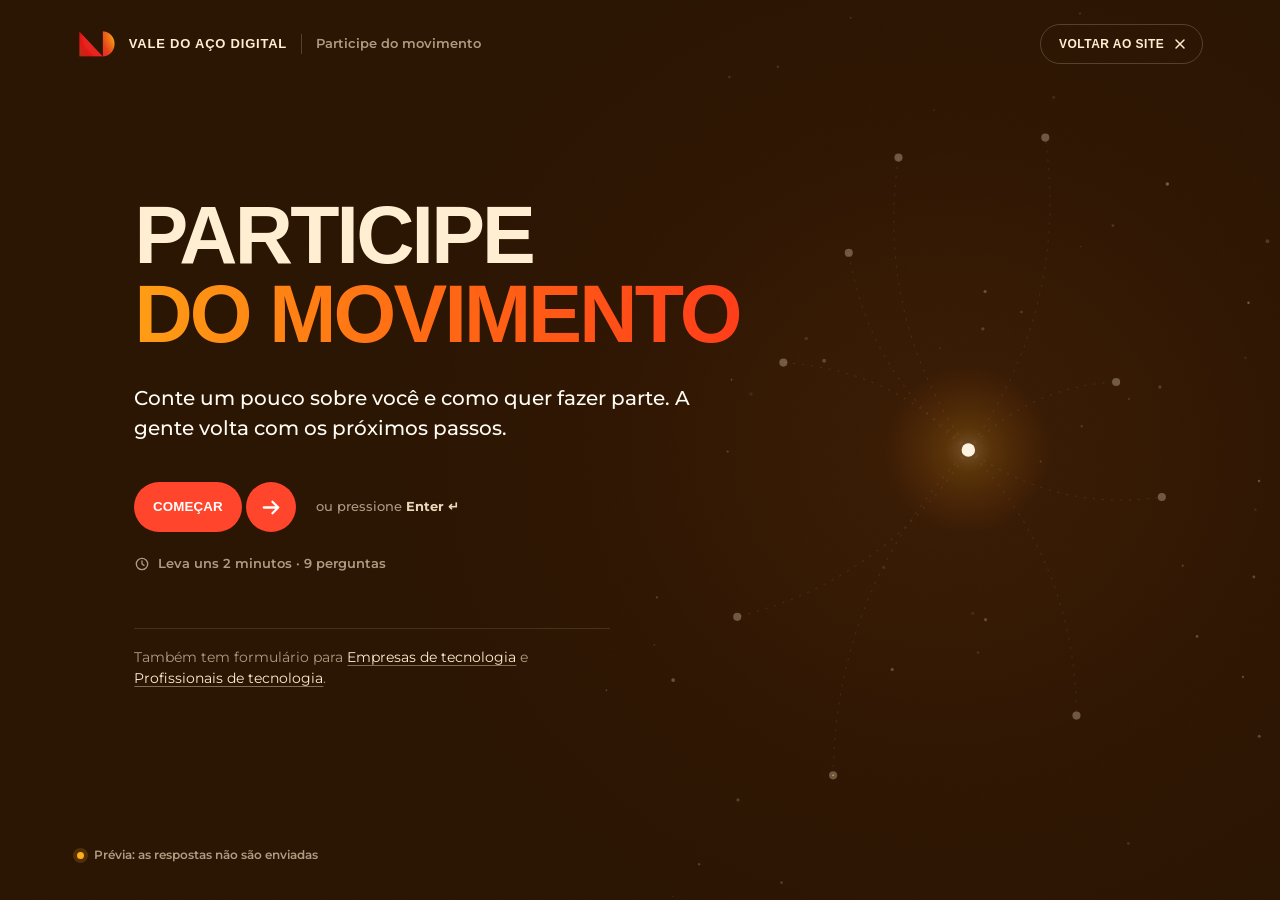
<file: backup-institucional/formulario.html>
<!doctype html>
<html lang="pt-BR">
<head>
  <meta charset="utf-8">
  <meta name="viewport" content="width=device-width, initial-scale=1">
  <!-- prévia: os três formulários de participação (movimento, empresas, profissionais), escolhidos por ?tipo= no endereço -->
  <meta name="robots" content="noindex, nofollow">
  <title>Participe — Vale do Aço Digital</title>
  <meta name="theme-color" content="#2d1604">
  <link rel="icon" type="image/png" href="assets/img/favicon.png">
  <link rel="preload" as="font" type="font/woff2" href="assets/fonts/montserrat-latin-400-700.woff2" crossorigin>
  <!-- site.css: tokens, Montserrat e as pílulas do site; formulario.css: o resto desta página -->
  <link rel="stylesheet" href="assets/css/site.css?v=1.11">
  <link rel="stylesheet" href="assets/css/formulario.css?v=1.0">
</head>
<body class="tf">
  <div class="tf-fundo grao" aria-hidden="true"></div>
  <!-- a teia: um nó para cada pergunta, ligado ao centro (o Vale) quando a pergunta é respondida. formulario.js desenha -->
  <svg class="tf-teia" viewBox="0 0 600 800" preserveAspectRatio="xMidYMid meet" aria-hidden="true" focusable="false"></svg>

  <div class="tf-progresso" role="progressbar" aria-label="Progresso do formulário" aria-valuemin="0" aria-valuemax="100" aria-valuenow="0"><i></i></div>

  <header class="tf-topo">
    <a class="tf-marca" href="index.html#publicos"><img src="assets/img/vad-assinatura-icone.webp" width="210" height="146" alt=""><span>Vale do Aço Digital</span></a>
    <span class="tf-nome" id="tf-nome"></span>
    <a class="tf-sair" href="index.html#publicos"><span>Voltar ao site</span><svg viewBox="0 0 24 24" aria-hidden="true" focusable="false"><path d="M6 6l12 12M18 6 6 18"/></svg></a>
  </header>

  <main class="tf-palco" id="palco">
    <form class="tf-form" id="tf-form" novalidate></form>
    <noscript>
      <div class="tf-sem-js">
        <p>Este formulário precisa de JavaScript ligado no navegador.</p>
        <p><a href="https://wa.me/5531989048888?text=Ol%C3%A1!%20Quero%20participar%20do%20movimento%20Vale%20do%20A%C3%A7o%20Digital.">Fale com o movimento pelo WhatsApp</a> ou <a href="index.html">volte ao site</a>.</p>
      </div>
    </noscript>
  </main>

  <nav class="tf-nav" aria-label="Navegar entre as perguntas">
    <span class="tf-conta" id="tf-conta" aria-hidden="true"></span>
    <button type="button" data-acao="voltar" aria-label="Pergunta anterior"><svg viewBox="0 0 24 24" aria-hidden="true" focusable="false"><path d="M6 15l6-6 6 6"/></svg></button>
    <button type="button" data-acao="seguir" aria-label="Próxima pergunta"><svg viewBox="0 0 24 24" aria-hidden="true" focusable="false"><path d="M6 9l6 6 6-6"/></svg></button>
  </nav>

  <p class="tf-previa">Prévia: as respostas não são enviadas</p>
  <p class="sr-only" id="tf-anuncio" aria-live="polite"></p>

  <script src="assets/js/formulario.js?v=1.0" defer></script>
</body>
</html>
</file>
<file: assets/css/programa.css>
/* Programa Comércio Digital — v3 (29/09/2026): a base visual da arte (1920 × 5818) recomposta em seções HTML.
   Uma única árvore para desktop, tablet e celular. Desktop (≥ 1024 px) segue as proporções da arte por --u
   (1 px da arte); tablet e celular recompõem texto e controles (corpo ≥ 16 px, controles ≥ 44 px).
   A arte monolítica (desk-a/desk-b) não é mais carregada: não há escrita antiga sob as coberturas.
   Movimento, reveals e estados de interação ficam em programa-fx.css (tokens no topo daquele arquivo). */

/* Arimo (OFL 1.1, métricas de Arial; 20 KB, 400–700, latino) para o mesmo desenho em Windows, macOS, iOS e Android
   (no Android "Arial" vira Roboto). optional, sem preload (o preload disputava banda com o CSS e o título no 3G):
   se não chegar a tempo da 1ª renderização, a página
   segue com Arial/Helvetica, sem troca tardia nem salto de layout. Medido em 29/09: local("Arial") custava ~50 ms a
   mais no 1º quadro (60 instanciações de fonte); por isso não é usado. Licença/origem: assets/fonts/Arimo-*.{txt,md}. */
@font-face { font-family: "Arimo VAD"; src: url("../fonts/arimo-latin-wght-400-700.woff2") format("woff2"); font-weight: 400 700; font-style: normal; font-display: optional; }

:root {
  --bg: #260f06;                 /* marrom amostrado da arte (todas as faixas chapadas) */
  --creme: #fff5d3;              /* títulos */
  --papel: #fffaf0;              /* corpo de texto (na arte, quase branco) */
  --vermelho: #ea2117;           /* cor sólida de reserva do destaque */
  --grad: linear-gradient(90deg, #d92011 0%, #ec1b11 14%, #f22418 36%, #f2311a 55%, #f44b14 75%, #f5701a 96%); /* perfil medido em "COMEÇA AQUI." e na pílula */
  --u: calc(100vw / 1920);       /* 1 px da arte no desktop */
  --gutter: clamp(16px, 4.2vw, 40px);
  --fonte: "Arimo VAD", Arial, "Helvetica Neue", Helvetica, sans-serif;
  --raio: clamp(16px, calc(42 * var(--u)), 42px);
  --cta-h: clamp(50px, calc(61 * var(--u)), 61px);
  --corpo: clamp(1.0625rem, 0.9rem + 0.45vw, 1.375rem);   /* 17 → 22 px */
}

*, *::before, *::after { box-sizing: border-box; }
html { background: var(--bg); -webkit-text-size-adjust: 100%; text-size-adjust: 100%; }
body {
  margin: 0; min-height: 100svh; color: var(--papel); font-family: var(--fonte); font-size: 1rem; line-height: 1.5;
  /* ambiente desfocado da abertura (2,5 KB, gerado do mosaico limpo) que já termina no marrom */
  background: var(--bg) url("../img/programa/abertura-fundo.webp") top center / 100% auto no-repeat;
  -webkit-font-smoothing: antialiased;
}
img, svg { display: block; max-width: 100%; }
img { height: auto; }
/* texto alternativo legível se uma imagem for bloqueada */
img { font: 700 clamp(15px, 1.2vw, 20px) / 1.25 var(--fonte); color: var(--creme); }
a { color: inherit; }
p, h1, h2, h3 { margin: 0; }
.skip { position: absolute; left: -9999px; top: 8px; z-index: 50; padding: 10px 14px; border-radius: 8px; background: var(--creme); color: #1a0a03; font-weight: 700; }
.skip:focus { left: 8px; }
.sr-only { position: absolute !important; width: 1px; height: 1px; margin: -1px; padding: 0; overflow: hidden; clip: rect(0 0 0 0); white-space: nowrap; border: 0; }

/* ============================ Topo: marcas + frase de entrada ============================ */
.topo {
  display: flex; align-items: center; justify-content: space-between; gap: 16px 24px; flex-wrap: wrap;   /* frase na mesma linha das marcas */
  padding: calc(57 * var(--u)) calc(148 * var(--u)) 0 calc(178 * var(--u));
}
.topo__marcas { width: clamp(220px, calc(424 * var(--u)), 424px); }
.topo__frase {
  margin: 0; max-width: 8.8em;
  font-weight: 700; font-size: clamp(16px, calc(28 * var(--u)), 28px); line-height: 1.04; letter-spacing: -.005em;
  text-transform: uppercase; color: var(--creme);
}

/* ============================ Botão principal (pílula em degradê) ============================ */
.cta { display: flex; width: fit-content; border-radius: 999px; text-decoration: none; color: var(--papel); -webkit-tap-highlight-color: transparent; }
.cta__boia { display: flex; border-radius: inherit; }     /* camada de flutuação (programa-fx.css) */
.cta__face {
  display: flex; align-items: center; height: var(--cta-h);
  padding: 0 calc(var(--cta-h) * .13) 0 calc(var(--cta-h) * .95);
  border-radius: inherit; background: var(--vermelho); background-image: var(--grad);
  box-shadow: 0 14px 30px -16px rgb(0 0 0 / .65), inset 0 1px 0 rgb(255 255 255 / .12);
}
.cta__mag { display: flex; align-items: center; gap: calc(var(--cta-h) * .5); }
.cta__rotulo { font-weight: 700; font-size: clamp(19px, calc(22 * var(--u)), 22px); line-height: 1; letter-spacing: .01em; text-transform: uppercase; white-space: nowrap; }
.cta__seta { width: calc(var(--cta-h) * .76); height: calc(var(--cta-h) * .76); flex: none; }
.cta__seta svg { width: 100%; height: 100%; overflow: visible; }
.cta__seta circle { fill: var(--creme); }
.cta__seta path { fill: none; stroke: #f25a17; stroke-width: 4.2; stroke-linecap: round; stroke-linejoin: round; }
.cta:focus-visible { outline: 2px solid var(--creme); outline-offset: 4px; }

/* ============================ 1 · Abertura: pílula sobre a borda do mosaico ============================ */
.abertura { position: relative; }
.cta--topo { position: relative; z-index: 4; margin: calc(28 * var(--u)) auto calc(var(--cta-h) * -.5); }
.mz { position: relative; z-index: 1; margin: 0 calc(52 * var(--u)) 0 calc(55 * var(--u)); }
.mz__grade { display: flex; }
.mz-col { flex: 459 1 0; min-width: 0; }
.mz-col:nth-child(2) { flex-grow: 465; }
.mz-col:nth-child(3) { flex-grow: 464; }
.mz-col:nth-child(4) { flex-grow: 425; }
.mz-col__mask { overflow: hidden; overflow: clip; background: #1d0b04; }
.mz-col:first-child .mz-col__mask { border-radius: var(--raio) 0 0 var(--raio); }
.mz-col:last-child .mz-col__mask { border-radius: 0 var(--raio) var(--raio) 0; }
.mz-tile { overflow: hidden; overflow: clip; background: #1d0b04; }   /* fundo reservado enquanto a foto não chega */
.mz-tile img { width: 100%; }
/* assinatura do programa (IMG_6192 a 108 % na arte: 690 × 559 em (663, 473)) */
.abertura__titulo { position: absolute; z-index: 2; left: 33.54%; top: 26.4%; width: 38.06%; pointer-events: none; }
.abertura__titulo img { width: 100%; }

/* ============================ 2 · "O próximo passo…" + quadro ============================ */
.proximo {
  position: relative; display: grid; grid-template-columns: minmax(0, 670fr) minmax(0, 650fr); column-gap: calc(70 * var(--u));
  padding: calc(110 * var(--u)) calc(300 * var(--u)) calc(96 * var(--u)) calc(230 * var(--u));
  /* cobertura: marrom opaco da página + brilho quente estático (sem imagem; a placa antiga tinha manchas) */
  background: radial-gradient(ellipse 58% 62% at 24% 30%, rgb(184 123 73 / .09), rgb(184 123 73 / 0) 72%);
}
.titulo-linhas { font-weight: 700; line-height: .98; letter-spacing: -.012em; text-transform: uppercase; color: var(--creme); }
.titulo-linhas .ln { display: block; }
.titulo-linhas .ln__i { display: block; }
.proximo__titulo { font-size: clamp(2.125rem, calc(88 * var(--u)), 5.5rem); }
.acento { position: relative; display: inline-block; color: var(--vermelho); }
@supports ((-webkit-background-clip: text) or (background-clip: text)) {
  .acento { background: var(--grad); -webkit-background-clip: text; background-clip: text; color: transparent; -webkit-text-fill-color: transparent; }
}
/* linha reta com a largura do texto (do C ao ponto); width explícito: num SVG, right com width auto é ignorado */
.sublinhado { position: absolute; left: .02em; bottom: -.16em; width: calc(100% - .04em); height: .24em; overflow: visible; pointer-events: none; }
.sublinhado path { fill: none; stroke: #ee3a17; stroke-width: 5; stroke-linecap: round; }
.proximo__p {
  max-width: 27em; margin-top: 64px; margin-left: calc(20 * var(--u));
  font-size: var(--corpo); line-height: 1.5; text-transform: uppercase; letter-spacing: .005em; text-wrap: pretty;
}
.proximo__titulo + .proximo__p { margin-top: max(104px, calc(120 * var(--u))); } /* reserva para os planos em sentidos opostos */
.proximo__p strong { display: block; font-weight: 700; color: #fff; }

/* quadro: à frente do mosaico e atrás da cena seguinte. A borda da fotografia encobre a placa
   progressivamente, sem trocar z-index durante o scroll. A trajetória e a flutuação ficam em programa-fx.css. */
/* camadas: aside.quadro = lugar na grade + parallax (transform); .quadro__placa = superfície + flutuação ambiente */
.quadro {
  position: relative; z-index: 2; align-self: stretch; display: flex;
  margin: calc(-156 * var(--u)) 0 calc(-144 * var(--u)); /* preserva a altura da borda sobre o mosaico */
  color: var(--creme);
  --no: clamp(40px, calc(66 * var(--u)), 66px);         /* círculo de cada frente */
  --ramo: clamp(18px, calc(34 * var(--u)), 34px);       /* ramo entre o tronco e o círculo */
  --q-gap: clamp(24px, calc(62 * var(--u)), 62px);
}
.quadro__placa {
  flex: 1; min-width: 0; display: flex; flex-direction: column; gap: clamp(26px, calc(56 * var(--u)), 56px);
  padding: clamp(32px, calc(80 * var(--u)), 80px) clamp(24px, calc(64 * var(--u)), 64px) clamp(56px, calc(132 * var(--u)), 132px);
  border-radius: clamp(24px, calc(60 * var(--u)), 60px);
  background:
    radial-gradient(ellipse 85% 42% at 50% 0%, rgb(245 112 26 / .11), rgb(245 112 26 / 0) 70%),
    linear-gradient(180deg, #1b0a04 0%, #120602 100%);
  /* sombra só para cima (sobre o mosaico): para baixo ela escurecia o fundo da foto "mudou" e não a comerciante,
     que fica acima do quadro, desenhando uma aura em volta da cabeça */
  box-shadow: inset 0 0 0 1px rgb(255 245 211 / .075), 0 -26px 50px -30px rgb(0 0 0 / .6);
}
/* quadro com vídeo (30/09): o vídeo vertical preenche a placa (recorte central); botão de som no canto de baixo à
   esquerda (o topo da placa fica sobre o mosaico e sai da tela; a comerciante da foto seguinte encobre o centro-direita). Tablet/celular: placa em 9:16, até 420 px. */
.quadro__placa.quadro__placa--video { position: relative; padding: 0; gap: 0; overflow: hidden; overflow: clip; background: #120602; }
.quadro__video { position: absolute; inset: 0; width: 100%; height: 100%; object-fit: cover; object-position: 50% 30%; background: #120602; }
.quadro__som {
  position: absolute; z-index: 1; bottom: clamp(16px, calc(32 * var(--u)), 32px); left: clamp(16px, calc(32 * var(--u)), 32px);
  display: grid; place-items: center; width: 44px; height: 44px; padding: 0;   /* só o ícone; o nome acessível fica no rótulo .sr-only */
  border: 0; border-radius: 999px; background: rgb(18 6 2 / .62); -webkit-backdrop-filter: blur(6px); backdrop-filter: blur(6px);
  color: var(--creme); font: inherit; font-size: 13px; font-weight: 700; letter-spacing: .08em; text-transform: uppercase; text-shadow: none; cursor: pointer;
}
.quadro__som[hidden] { display: none; }
.quadro__som:hover { background: rgb(18 6 2 / .82); }
.quadro__som:focus-visible { outline: 2px solid var(--creme); outline-offset: 3px; }
.quadro__som svg { width: 20px; height: 20px; flex: none; fill: none; stroke: currentColor; stroke-width: 1.8; stroke-linecap: round; stroke-linejoin: round; }
.quadro__som .quadro__som-alto { fill: currentColor; }
.quadro__som .quadro__som-onda, .quadro__som.is-som .quadro__som-x { display: none; }
.quadro__som.is-som .quadro__som-onda { display: inline; }
@media (max-width: 1023.98px) {
  .quadro:has(.quadro__placa--video) { justify-content: center; }
  .quadro__placa.quadro__placa--video { flex: 0 1 420px; aspect-ratio: 9 / 16; padding: 0; }
}
.quadro__corpo { display: flex; flex-direction: column; gap: var(--q-gap); margin-block: auto; }   /* símbolo + frentes, centrados acima da assinatura */
.quadro__topo { display: flex; flex-direction: column; align-items: flex-start; gap: clamp(14px, calc(26 * var(--u)), 26px); }
.quadro__simbolo { width: clamp(64px, calc(148 * var(--u)), 148px); height: auto; overflow: visible; }
.quadro__titulo { font-size: clamp(14px, calc(19 * var(--u)), 17px); font-weight: 700; letter-spacing: .16em; text-transform: uppercase; color: rgb(255 245 211 / .72); }
.quadro__lista { position: relative; display: grid; gap: clamp(16px, calc(46 * var(--u)), 46px); margin: 0; padding: 0 0 0 var(--ramo); list-style: none; }
/* tronco: sai de baixo do símbolo e alimenta as quatro frentes (organização visual, não uma sequência) */
.quadro__lista::before {
  content: ""; position: absolute; left: 0; width: 1.5px; border-radius: 1px;
  top: calc(var(--q-gap) * -1 + 6px); bottom: calc(var(--no) / 2);
  background: linear-gradient(180deg, rgb(242 49 26 / .75), rgb(245 112 26 / .55) 55%, rgb(255 245 211 / .22));
}
.frente { position: relative; display: grid; grid-template-columns: var(--no) minmax(0, 1fr); align-items: center; column-gap: clamp(14px, calc(22 * var(--u)), 22px); }
.frente::before { content: ""; position: absolute; left: calc(var(--ramo) * -1); top: calc(var(--no) / 2 - .75px); width: var(--ramo); height: 1.5px; background: rgb(245 112 26 / .6); }
.frente__no {
  position: relative; display: grid; place-items: center; width: var(--no); height: var(--no); border-radius: 50%;
  background: radial-gradient(circle at 30% 25%, #3a1a0c, #1f0c05 70%); box-shadow: inset 0 0 0 1.5px rgb(245 90 26 / .55);
}
.frente__no svg { width: 50%; height: 50%; fill: none; stroke: var(--creme); stroke-width: 1.6; stroke-linecap: round; stroke-linejoin: round; }
.quadro__rodape { padding-top: clamp(16px, calc(26 * var(--u)), 26px); border-top: 1px solid rgb(255 245 211 / .09); font-size: clamp(13px, calc(16 * var(--u)), 15px); font-weight: 700; letter-spacing: .12em; line-height: 1.5; text-transform: uppercase; color: rgb(255 245 211 / .5); }
.frente__rotulo { font-size: clamp(1.0625rem, 0.9rem + 0.42vw, 1.4375rem); font-weight: 700; line-height: 1.25; text-transform: uppercase; letter-spacing: .01em; text-wrap: balance; }

/* ============================ 3 · "Seu negócio mudou": dois planos numa janela ============================ */
.mudou { position: relative; }
.mudou__cena { position: relative; aspect-ratio: 1920 / 1051; pointer-events: none; }   /* janela = linhas 24..1075 da foto */
/* três planos: fundo da loja (z 1) < quadro preto (.quadro, z 2, desce sobre a foto) < comerciante (z 4) */
.mudou__janela { position: absolute; inset: 0; z-index: 1; overflow: hidden; overflow: clip; }
.mudou__frente { position: absolute; inset: 0; z-index: 4; clip-path: inset(-14% 0 0 0); }     /* o cabelo pode ultrapassar o topo */
.mudou__fundo, .mudou__pessoa { position: absolute; left: 0; top: calc(-24 / 1051 * 100%); width: 100%; max-width: none; }
/* sem degradê no topo da foto: qualquer escurecimento só do plano distante desenha uma aura em volta da cabeça
   (o plano próximo fica acima); a borda superior segue nítida como na arte. A base escurece para o parágrafo: */
.mudou__cena::after { content: ""; position: absolute; z-index: 4; inset: auto 0 0; height: 17%; background: linear-gradient(180deg, rgb(38 15 6 / 0), rgb(38 15 6 / .62) 55%, var(--bg)); }
/* título (IMG_6191 a 78 %: 781 px em (316, 291) da foto); a linha de apoio é HTML */
.mudou__titulo { position: absolute; z-index: 5; left: 16.46%; top: 25.4%; width: 40.68%; }
.mudou__letreiro { width: 100%; }
/* halo escuro local atrás do título: a linha de apoio chegava a 3,9:1 sobre o ponto mais claro da foto; com ele, > 7:1 */
.mudou__titulo::before { content: ""; position: absolute; z-index: -1; inset: -14% -12% -22% -12%; pointer-events: none; background: radial-gradient(closest-side, rgb(38 15 6 / .52), rgb(38 15 6 / .3) 55%, rgb(38 15 6 / 0)); }
.mudou__linha {
  display: block; margin-top: .35em; text-align: center; color: var(--creme);
  font-size: clamp(16px, calc(27 * var(--u)), 27px); line-height: 1.2; letter-spacing: .02em; text-transform: uppercase;
  text-shadow: 0 1px 12px rgb(38 15 6 / .55);
}

/* ============================ 4 · "Tudo feito para ajudar e digitalizar!" ============================ */
.tudo { position: relative; z-index: 5; padding: 0 calc(264 * var(--u)) calc(110 * var(--u)) calc(284 * var(--u)); }
.tudo__topo { display: grid; grid-template-columns: minmax(0, 690fr) minmax(0, 640fr); column-gap: calc(58 * var(--u)); align-items: start; }
.tudo__titulo { margin: calc(98 * var(--u)) 0 0 calc(13 * var(--u)); font-size: clamp(2.125rem, calc(86 * var(--u)), 5.375rem); letter-spacing: -.018em; }
.tudo__p {
  position: relative; max-width: 27em; margin-top: calc(-72 * var(--u));
  font-size: var(--corpo); line-height: 1.55; text-transform: uppercase; letter-spacing: .005em; text-wrap: pretty;
  text-shadow: 0 1px 14px rgb(38 15 6 / .6);
}
.tudo__p strong { font-weight: 700; color: #fff; }
.tudo__grade {
  display: grid; grid-template-columns: repeat(3, minmax(0, 1fr)); column-gap: calc(48 * var(--u)); row-gap: clamp(78px, calc(90 * var(--u)), 90px);
  margin-top: clamp(40px, calc(128 * var(--u)), 128px);
}
.servicos { grid-column: 1 / -1; grid-row: 1 / span 2; display: grid; grid-template-columns: subgrid; grid-template-rows: subgrid; margin: 0; padding: 0; list-style: none; }
.servicos__item:nth-child(4) { grid-column: 1; grid-row: 2; }
.tudo__aprox { grid-column: 2 / -1; grid-row: 2; align-self: center; max-width: 30em; padding-left: calc(2 * var(--u)); font-size: clamp(1.125rem, 0.95rem + 0.55vw, 1.5rem); line-height: 1.45; text-wrap: pretty; }
@supports not (grid-template-rows: subgrid) {   /* navegadores sem subgrid: mesma grade, parágrafo abaixo dos cartões */
  .servicos { grid-template-columns: repeat(3, minmax(0, 1fr)); column-gap: calc(48 * var(--u)); row-gap: 78px; }
  .tudo__aprox { grid-row: 3; grid-column: 1 / -1; }
  @media (max-width: 1023.98px) { .servicos { grid-template-columns: repeat(2, minmax(0, 1fr)); column-gap: 16px; } }
  @media (max-width: 479.98px) { .servicos { grid-template-columns: minmax(0, 1fr); } }
}
/* Serviços: o modelo da arte — placa em degradê vermelho → laranja, rótulo branco centralizado e um círculo creme
   com a seta para cima encaixado no meio da borda de baixo (metade para fora). */
.servicos__item { display: flex; }
.svc { display: flex; flex: 1; min-width: 0; min-height: 44px; border-radius: clamp(16px, calc(26 * var(--u)), 26px); text-decoration: none; color: #fff; -webkit-tap-highlight-color: transparent; }
.svc__boia { display: flex; flex: 1; min-width: 0; border-radius: inherit; }   /* wrapper da face; o grupo .servicos flutua junto */
.svc__face {
  --svc-seta: clamp(40px, calc(58 * var(--u)), 58px);
  position: relative; display: flex; flex: 1; min-width: 0; align-items: center; justify-content: center;
  min-height: clamp(140px, calc(258 * var(--u)), 258px);
  padding: clamp(22px, calc(34 * var(--u)), 34px) clamp(18px, calc(36 * var(--u)), 36px) calc(clamp(22px, calc(34 * var(--u)), 34px) + var(--svc-seta) * .35);
  border-radius: inherit;
  background: #ec2a1b linear-gradient(32deg, #e41f1a 0%, #ee2d1b 38%, #f45519 66%, #f8931d 100%);
  box-shadow: 0 10px 26px -18px rgb(0 0 0 / .7);
  text-align: center;
}
.svc__rotulo { max-width: 13em; font-size: clamp(1.125rem, calc(36 * var(--u)), 2.25rem); font-weight: 700; text-transform: uppercase; line-height: 1.02; letter-spacing: -.035em; text-wrap: balance; text-shadow: none; }
.svc__seta {
  position: absolute; left: 50%; bottom: 0; transform: translate(-50%, 50%);
  width: var(--svc-seta); height: var(--svc-seta); display: grid; place-items: center;
  border-radius: 50%; background: var(--creme); color: #e3241a; box-shadow: 0 6px 14px -8px rgb(0 0 0 / .55);
}
.svc__seta svg { width: 46%; height: 46%; overflow: visible; }
.svc__seta path { fill: none; stroke: currentColor; stroke-width: 2.6; stroke-linecap: round; stroke-linejoin: round; }
.svc:focus-visible { outline: 2px solid var(--creme); outline-offset: 4px; }

/* ============================ 5 · Convite final ============================ */
.final { position: relative; }
.final__cena { position: relative; aspect-ratio: 1920 / 1029; } /* arquivo indicado pelo usuário, inteiro */
.final__janela { position: absolute; inset: 0; overflow: hidden; overflow: clip; }
.final__plano { display: block; width: 100%; height: 100%; }
.final__foto { width: 100%; height: 100%; max-width: none; }
.final__titulo { position: absolute; z-index: 2; left: 50.78%; top: 38.8%; width: 35.28%; pointer-events: none; }  /* IMG_6192 a 106 % */
.final__titulo img { width: 100%; }
.cta--final { position: absolute; z-index: 3; left: 50%; bottom: 0; translate: -50% 50%; }

/* ============================ Rodapé: marcas ============================ */
.rodape { display: flex; flex-direction: column; align-items: center; gap: clamp(40px, calc(72 * var(--u)), 72px); padding: clamp(92px, calc(158 * var(--u)), 158px) var(--gutter) clamp(56px, calc(120 * var(--u)), 120px); }
.rodape__marcas { width: clamp(260px, calc(672 * var(--u)), 672px); }
/* crédito de autoria: marca oficial da Siteflux na variante para fundo escuro (assets/img/logo-siteflux-fundo-escuro.svg) */
.rodape__credito { margin: 0; font-size: clamp(.75rem, calc(15 * var(--u)), .9375rem); font-weight: 700; letter-spacing: .14em; line-height: 1; text-shadow: none; }
.rodape__credito a { display: inline-flex; align-items: center; gap: .9em; min-height: 44px; color: rgb(255 245 211 / .72); text-decoration: none; transition: color .2s ease; }
.rodape__credito img { height: clamp(30px, calc(40 * var(--u)), 40px); width: auto; }
.rodape__credito a:hover { color: var(--creme); }
.rodape__credito a:focus-visible { outline: 2px solid var(--creme); outline-offset: 4px; border-radius: 4px; }

/* ============================ Tablet (768–1023 px): recompõe texto e controles ============================ */
@media (max-width: 1023.98px) {
  .topo { padding: 28px var(--gutter) 0; align-items: center; }
  .topo__marcas { width: clamp(220px, 34vw, 320px); }
  .cta--topo { margin-top: 26px; }
  .mz { margin: 0 var(--gutter); }
  .abertura__titulo { left: 50%; top: 50%; width: 50%; translate: -50% -50%; }

  .proximo { grid-template-columns: minmax(0, 1fr); row-gap: 48px; padding: 72px var(--gutter) 72px; background: radial-gradient(ellipse 80% 45% at 30% 12%, rgb(184 123 73 / .09), rgb(184 123 73 / 0) 72%); }
  .proximo__texto { max-width: 720px; }
  .proximo__titulo { font-size: clamp(2.5rem, 7vw, 4rem); }
  .proximo__p { margin-left: 0; max-width: 32em; margin-top: 52px; }
  .proximo__titulo + .proximo__p { margin-top: 84px; }
  .quadro { margin: 0 0 -96px; max-width: 720px; width: 100%; } /* 24 px sobre a foto, somente a borda inferior decorativa */
  .quadro__placa { padding-bottom: max(64px, calc(132 * var(--u))); }

  .mudou__titulo { left: 5%; top: 18%; width: 52%; }
  .tudo { padding: 64px var(--gutter) 88px; }
  .tudo__topo { grid-template-columns: minmax(0, 1fr); row-gap: 84px; }
  .tudo__titulo { margin: 0; font-size: clamp(2.5rem, 7vw, 4rem); }
  .tudo__p { margin-top: 0; max-width: 34em; text-shadow: none; }
  .tudo__grade { grid-template-columns: repeat(2, minmax(0, 1fr)); column-gap: 16px; row-gap: 56px; margin-top: 56px; }
  .servicos { grid-row: auto; grid-template-rows: none; row-gap: inherit; }
  .servicos__item:nth-child(4) { grid-column: auto; grid-row: auto; }
  .tudo__aprox { grid-column: 1 / -1; grid-row: auto; max-width: 34em; margin-top: 18px; padding-left: 0; }
  .final__titulo { left: 49%; top: 34%; width: 44%; }
}

/* ============================ Celular (< 768 px) ============================ */
@media (max-width: 767.98px) {
  body { background-size: 100% auto; }
  .topo { padding: 18px 16px 0; gap: 12px; }
  .topo__marcas { width: clamp(150px, 47vw, 300px); }
  .topo__frase { font-size: 16px; }
  .cta__face { padding-left: calc(var(--cta-h) * .62); }
  .cta__mag { gap: calc(var(--cta-h) * .32); }
  .cta--topo { margin-top: 20px; }
  .mz { margin: 0 16px; }
  .mz__grade { display: grid; grid-template-columns: 1fr 1fr; gap: 3px; border-radius: 22px; overflow: hidden; overflow: clip; }
  .mz-col, .mz-col__mask { display: contents; }
  .mz-tile { order: var(--o); aspect-ratio: 459 / 340; background: #1d0b04; }
  .mz-tile img { height: 100%; object-fit: cover; object-position: 50% 0; }
  .abertura__titulo { width: min(80%, 420px); }

  .proximo { padding: 56px 16px 56px; row-gap: 40px; }
  .proximo__titulo { font-size: clamp(2.125rem, 9.6vw, 2.75rem); }
  .proximo__titulo + .proximo__p { margin-top: 64px; }
  .proximo__p { margin-top: 44px; }
  .quadro { margin-bottom: -70px; } /* 14 px sobre a foto; a assinatura fica acima da interseção */
  .quadro__placa { gap: 26px; padding: 30px 22px 34px; border-radius: 26px; }

  .mudou__cena { aspect-ratio: 1320 / 1051; }         /* recorte x 280..1600 da foto (imagens -m): pessoa em 57–92 % */
  .mudou__cena::after { height: 30%; }
  .mudou__titulo { left: 4%; top: 7%; width: 50%; height: 87%; display: flex; flex-direction: column; justify-content: space-between; }
  .mudou__linha { margin: 0; width: 184%; max-width: calc(100vw - 32px); text-align: left; font-size: 16px; font-weight: 700; letter-spacing: .01em; }
  .tudo { padding: 48px 16px 72px; }
  .tudo__titulo { font-size: clamp(2.125rem, 9.6vw, 2.75rem); }
  .tudo__topo { row-gap: 64px; }
  .tudo__grade { grid-template-columns: minmax(0, 1fr); row-gap: 40px; margin-top: 44px; }
  .servicos { row-gap: 40px; }
  .svc__face { min-height: 120px; }
  .svc__rotulo { font-size: 1.375rem; }

  .final__cena { aspect-ratio: auto; display: flex; flex-direction: column; align-items: center; }
  .final__janela { position: relative; inset: auto; width: 100%; aspect-ratio: 1920 / 1029; } /* composição completa, também no celular */
  .final__titulo { position: relative; left: auto; top: auto; width: min(84%, 440px); margin-top: 10px; }
  .cta--final { position: relative; left: auto; bottom: auto; translate: none; margin-top: 18px; }
  .rodape { padding: 64px 16px 48px; }
  .rodape__marcas { width: min(80%, 380px); }
}
@media (min-width: 480px) and (max-width: 767.98px) {
  .tudo__grade { grid-template-columns: repeat(2, minmax(0, 1fr)); column-gap: 12px; }
  .servicos { grid-template-columns: subgrid; }
  .svc__face { min-height: 150px; }
  .svc__rotulo { font-size: 1.25rem; }
}

/* ---------- chat (OdinChat) ---------- */
/* cores, ícone do botão (assets/img/chat-icone.svg) e tema da conversa vêm da configuração montada no <head> do index.html.
   Janela da conversa: o widget a abre com 494 × 676 px fixos e 100 px embaixo para o botão, sem limite de altura — numa tela de
   notebook o topo saía da tela. Aqui ela fica com 400 × 600 e nunca passa da área visível; a sombra roxa do widget vira a da página.
   Em tela baixa (celular deitado) ela abre em tela cheia, como o próprio widget faz até 480 px de largura. O "html" na frente vence
   as regras do widget, que entram depois desta folha. */
@media (min-width: 481px) {
  html #my-widget-window { width: 400px; height: 600px; max-width: calc(100vw - 40px); max-height: calc(100vh - 116px); box-shadow: 0 14px 44px rgba(38, 15, 6, 0.36), 0 4px 16px rgba(0, 0, 0, 0.12); }
  @supports (height: 100svh) { html #my-widget-window { max-height: calc(100svh - 116px); } }
}
@media (min-width: 481px) and (max-height: 520px) {
  html #my-widget-window { top: 0; right: 0; bottom: 0; left: 0; width: 100%; height: 100%; max-width: none; max-height: none; border-radius: 0; }
}
/* com a conversa em tela cheia ela já tem o seu × no alto: o botão flutuante, que vira um X, cobria o microfone do campo */
@media (max-width: 480px), (max-height: 520px) { #my-widget-container:has(#my-widget-window.open) #my-widget-button { opacity: 0; visibility: hidden; pointer-events: none; } }
</file>
<file: assets/css/programa-fx.css>
/* Programa Comércio Digital — movimento v3.5 (29/09/2026), sobre programa.css.
   Um sistema só: abertura do mosaico · reveals de texto · profundidade (parallax) · flutuação ambiente ·
   janela da foto final · sequência do quadro · resposta dos controles. v3.1 (PROMPT-CORRIGIR-PARALLAX-E-ABERTURA):
   texto, quadro e cartões entram no parallax; quadro, cartões e pílulas ganham flutuação em camada própria;
   a abertura passa a ser por foto (nenhuma foto pronta espera a vizinha). Regras:
   - nada fica oculto sem JS: os estados iniciais exigem html.js (abertura, preparada no <head> antes da primeira
     pintura) ou html.fx-on + .is-armed (reveals, armados por programa-fx.js só em itens ainda fora da tela);
   - ?fx=0 (html.fx-off) = composição final estática; ?fx=js força o caminho alternativo do parallax (rAF);
   - v3.2: dois planos em todas as seções, incluindo títulos, parágrafos, CTAs e rodapé. Parallax usa `transform`;
     `translate` continua reservado à entrada, centralização e flutuação existentes, sem sobrescrevê-las.
   - camadas separadas: parallax = `transform` em [data-px] (textos, quadro, cartões e foto final; mosaico estático);
     flutuação = `translate` em .boia (quadro__placa, servicos, cta__boia); reveal = opacity/clip-path/translate no
     item armado; hover/press = translate/scale em .svc__face/.cta__face; magnetismo = .cta__mag. Nenhum sobrescreve outro;
   - prefers-reduced-motion: estado final imediato, sem parallax, zoom, máscara, traço ou magnetismo (vale ao vivo).
   AJUSTE FINO: só os tokens abaixo (durações, deslocamentos, escalas). */
:root {
  --ease: cubic-bezier(.22, 1, .36, 1);          /* entradas e controles */
  --ease-io: cubic-bezier(.65, 0, .35, 1);       /* máscara que "escreve" o letreiro */
  --ease-draw: cubic-bezier(.45, 0, .2, 1);      /* traço se desenhando */
  --ease-mola: cubic-bezier(.34, 1.56, .64, 1);  /* círculos do quadro assentando */
  --t-ctrl: 190ms;                                /* setas, hover */
  --t-press: 130ms;
  /* abertura do mosaico (4.1) */
  --open-dur: 780ms; --open-fade: 420ms; --open-zoom: 1.035; --open-corte: 14%;
  /* textos (4.2) */
  --rv-y: 20px; --rv-linha: 600ms; --rv-escalona: 70ms; --rv-p: 460ms; --rv-p-y: 12px;
  --traco-dur: 560ms; --traco-atraso: 330ms;
  /* profundidade (4.1 e 4.3): amplitude máxima a partir do repouso; sinal + = plano mais distante */
  --px-fundo: clamp(12px, 1.2vw, 23px); --px-pessoa: clamp(6px, .6vw, 11px);
  /* dois planos: 1 acompanha o primeiro plano (sobe mais rápido); 2 passa mais devagar, em sentido relativo oposto.
     Títulos viajam mais; parágrafos têm amplitude menor para manter espaço e leitura. Valores ± a partir do centro. */
  --px-plano-1: -96px; --px-plano-2: 52px; --px-letreiro: -44px;
  --px-corpo-1: -36px; --px-corpo-2: 28px;
  --px-marca: 20px; --px-chamada: -36px; --px-cta: 36px;
  --px-quadro: calc(62 * var(--u)); --px-servicos: 42px; --px-final: 24px;
  /* flutuação ambiente (v3.1): só quadro, cartões e pílulas; ciclo completo = 2 × duração (animação alternada) */
  --boia-quadro: 2.5px; --boia-ctrl: 2px; --boia-t-quadro: 4s; --ease-boia: cubic-bezier(.45, 0, .55, 1);
  /* foto final (4.4) */
  --fin-dur: 820ms; --fin-zoom: 1.04;
  /* quadro (4.5): multiplicador de tempo da sequência */
  --q: 1;
}
@media (max-width: 1023.98px) {   /* tablet: menos deslocamento */
  :root { --px-fundo: 8px; --px-pessoa: 4px;
    --px-plano-1: -68px; --px-plano-2: 40px; --px-letreiro: -32px; --px-corpo-1: -26px; --px-corpo-2: 20px;
    --px-marca: 16px; --px-chamada: -28px; --px-cta: 26px;
    --px-quadro: 28px; --px-servicos: 30px; --px-final: 16px; }
}
@media (max-width: 767.98px) {    /* celular: fotos do mosaico estáticas, título em primeiro plano */
  :root { --open-dur: 560ms; --open-fade: 360ms; --open-zoom: 1.02; --rv-y: 12px; --rv-linha: 520ms; --rv-escalona: 60ms; --rv-p: 420ms; --rv-p-y: 10px;
          --px-fundo: 6px; --px-pessoa: 0px; --fin-dur: 560ms; --fin-zoom: 1.02; --q: .68;
          --px-plano-1: -46px; --px-plano-2: 28px; --px-letreiro: -22px; --px-corpo-1: -18px; --px-corpo-2: 16px;
          --px-marca: 10px; --px-chamada: -18px; --px-cta: 18px;
          --px-quadro: 16px; --px-servicos: 18px; --px-final: 12px;
          --boia-quadro: 1.25px; --boia-ctrl: 1px; }
}

/* ============================ Profundidade (parallax ligado ao scroll) ============================
   Mesmo cálculo nos dois caminhos: 0 → -A ao entrar por baixo, 0 no meio do percurso, +A ao sair por cima
   (faixa "cover" do contêiner com data-px-track). CSS scroll-driven quando existir; senão programa-fx.js. */
@property --px-a { syntax: '<length>'; inherits: false; initial-value: 0px; }
[data-px="1"] { --px-a: var(--px-plano-1); }
[data-px="2"] { --px-a: var(--px-plano-2); }
.proximo__p[data-px="1"], .tudo__aprox { --px-a: var(--px-corpo-1); }
.proximo__p[data-px="2"], .tudo__p { --px-a: var(--px-corpo-2); }
.topo__marcas, .rodape__marcas { --px-a: var(--px-marca); }
.topo__frase { --px-a: var(--px-marca); }   /* mesmo plano das marcas: frase e marcas andam juntas, sempre alinhadas */
.cta--topo { --px-a: calc(var(--px-cta) * -1); }
.cta--final { --px-a: var(--px-cta); }
.mudou__fundo { --px-a: var(--px-fundo); }
.mudou__pessoa { --px-a: var(--px-fundo); }   /* três planos (30/09): a mão apoia no balcão do fundo; mulher e fundo andam juntos e o quadro passa entre eles */
.mudou__titulo, .final__titulo { --px-a: var(--px-letreiro); } /* limite próprio sobre fotografias */
.quadro { --px-a: var(--px-quadro); }
.svc { --px-a: var(--px-servicos); } /* mesma trilha e amplitude: bordas de cada linha permanecem alinhadas */
.final__janela { --px-a: var(--px-final); } /* move a janela inteira, sem recortar a nova foto */
@keyframes px-drift {
  from { transform: translate3d(0, calc(var(--px-a) * -1), 0); }
  to { transform: translate3d(0, var(--px-a), 0); }
}
/* Quadro: conserva a curva de subida/descida. A profundidade vem da oclusão contínua pela foto seguinte,
   com camadas fixas no CSS de layout; mudar z-index no meio fazia a borda superior saltar atrás do mosaico.
   Nove pontos suavizam a inversão; o fallback usa a mesma curva por trechos. */
@keyframes px-quadro {
  0% { transform: translate3d(0, var(--px-a), 0); }
  12.5% { transform: translate3d(0, calc(var(--px-a) * .707107), 0); }
  25% { transform: translate3d(0, 0, 0); }
  37.5% { transform: translate3d(0, calc(var(--px-a) * -.707107), 0); }
  50% { transform: translate3d(0, calc(var(--px-a) * -1), 0); }
  62.5% { transform: translate3d(0, calc(var(--px-a) * -.707107), 0); }
  75% { transform: translate3d(0, 0, 0); }
  87.5% { transform: translate3d(0, calc(var(--px-a) * .707107), 0); }
  100% { transform: translate3d(0, var(--px-a), 0); }
}
@supports (animation-timeline: view()) and (view-timeline-name: --px-cena) and (animation-range: cover 0% cover 100%) {
  /* Cada alvo usa a trilha ancestral mais próxima, inclusive o mosaico dentro da abertura. */
  html.fx-sda [data-px-track] { view-timeline: --px-cena block; }
  html.fx-sda [data-px] { animation: px-drift linear both; animation-timeline: --px-cena; animation-range: cover 0% cover 100%; }
  html.fx-sda [data-px-depth="arc"] { animation-name: px-quadro; }
}
html.fx-js [data-px].px-near { will-change: transform; }   /* só perto da tela, no caminho alternativo */

/* ============================ Abertura do mosaico (4.1, v3.1) ============================
   Por FOTO, em todas as larguras: cada imagem entra quando ela mesma está pronta (nenhuma espera a vizinha).
   Fade só da foto que chega + máscara curta só na base (nunca em cabeças) + zoom interno 1.035 → 1; o fundo do
   quadrado reserva o espaço enquanto ela não vem. Escalonamento pela posição (--od, definido no <head>). */
.mz-tile img { transform-origin: 50% 38%; transition: opacity var(--open-fade) var(--ease) var(--od, 0ms), scale var(--open-dur) var(--ease) var(--od, 0ms), clip-path var(--open-dur) var(--ease) var(--od, 0ms); }
html.js .mz-tile:not(.is-done) img { clip-path: inset(0 0 0 0); }   /* final explícito: clip-path só interpola entre inset() */
html.js:not(.open-done) .mz-tile:not(.is-in) img { opacity: 0; scale: var(--open-zoom); clip-path: inset(0 0 var(--open-corte) 0); }
.mz-tile.is-quebrada img { visibility: hidden; }   /* foto com erro: fica o fundo reservado, sem ícone quebrado; as outras seguem */

/* ============================ Flutuação ambiente (v3.1) ============================
   Só quadro (±2,5 px, ciclo 8 s), grupo de serviços e pílulas (±2 px); ±1–1,25 px no
   celular. Camada própria (.boia), nunca a mesma do parallax, do reveal ou do hover. Pausada por padrão; roda com
   .is-perto (IntersectionObserver em programa-fx.js), para em aba oculta e enquanto o controle está em hover/foco/toque.
   Pausar mantém a posição: ao voltar, continua de onde estava (sem reinício brusco). */
@keyframes boia { from { translate: 0 calc(var(--boia-a) * -1); } to { translate: 0 var(--boia-a); } }
html.fx-on .boia { animation: boia var(--boia-t, 3.5s) var(--ease-boia) calc(var(--boia-fase, 0s) * -1) infinite alternate both; animation-play-state: paused; }
html.fx-on .boia.is-perto { animation-play-state: running; }
html.fx-on.aba-oculta .boia.is-perto,
html.fx-on :is(.svc, .cta):is(:hover, :focus, :focus-visible, :active) .boia.is-perto { animation-play-state: paused; }
html.fx-on .servicos.boia:is(:hover, :focus-within) { animation-play-state: paused; }
.quadro__placa { --boia-a: var(--boia-quadro); --boia-t: var(--boia-t-quadro); --boia-fase: 1.3s; }
.cta__boia { --boia-a: var(--boia-ctrl); --boia-t: 3.4s; --boia-fase: .6s; }
.cta--final .cta__boia { --boia-t: 3.7s; --boia-fase: 1.9s; }
/* Uma única flutuação para a grade: hover, foco e entrada na tela pausam todos juntos. */
.servicos.boia { --boia-a: var(--boia-ctrl); --boia-t: 3.6s; --boia-fase: 1.2s; }

/* ============================ Reveals de texto (4.2) ============================ */
/* títulos por grupos de linha: cada grupo sobe dentro da própria máscara (com folga para acentos e cedilha) */
.titulo-linhas .ln__i {
  transition: translate var(--rv-linha) var(--ease) calc(var(--rv-d, 0ms) + var(--i, 0) * var(--rv-escalona)),
              opacity calc(var(--rv-linha) * .75) var(--ease) calc(var(--rv-d, 0ms) + var(--i, 0) * var(--rv-escalona));
}
html.fx-on .titulo-linhas.is-armed .ln { clip-path: inset(-.3em -.2em -.24em -.2em); }
html.fx-on .titulo-linhas.is-armed:not(.is-in) .ln__i { translate: 0 var(--rv-y); opacity: 0; }
/* sublinhado de "COMEÇA AQUI." desenhado uma vez, na chegada da frase */
.sublinhado path { stroke-dasharray: 1; stroke-dashoffset: 0; transition: stroke-dashoffset var(--traco-dur) var(--ease-draw) calc(var(--rv-d, 0ms) + var(--traco-atraso)); }
html.fx-on .titulo-linhas.is-armed:not(.is-in) .sublinhado path { stroke-dashoffset: 1; }
/* os dois parágrafos entram separados e assentam */
.proximo__p { transition: translate var(--rv-p) var(--ease) var(--rv-d, 0ms), opacity var(--rv-p) var(--ease) var(--rv-d, 0ms); }
html.fx-on .proximo__p.is-armed:not(.is-in) { translate: 0 var(--rv-p-y); opacity: 0; }
/* "Seu negócio mudou": o letreiro é "escrito" por uma máscara; a linha HTML chega logo depois */
.mudou__letreiro { transition: clip-path 720ms var(--ease-io) var(--rv-d, 0ms); }
.mudou__linha { transition: opacity 420ms var(--ease) calc(var(--rv-d, 0ms) + 380ms), translate 420ms var(--ease) calc(var(--rv-d, 0ms) + 380ms); }
html.fx-on .mudou__titulo.is-armed .mudou__letreiro { clip-path: inset(0 0 0 0); }
html.fx-on .mudou__titulo.is-armed:not(.is-in) .mudou__letreiro { clip-path: inset(0 100% 0 0); }
html.fx-on .mudou__titulo.is-armed:not(.is-in) .mudou__linha { opacity: 0; translate: 0 10px; }
.mudou__titulo::before { transition: opacity 600ms var(--ease) var(--rv-d, 0ms); }
html.fx-on .mudou__titulo.is-armed:not(.is-in)::before { opacity: 0; }
/* serviços: uma entrada curta para o grupo (atraso total ≤ 120 ms) */
.servicos__item { transition: opacity 420ms var(--ease) calc(var(--rv-d, 0ms) + var(--i, 0) * 40ms), translate 420ms var(--ease) calc(var(--rv-d, 0ms) + var(--i, 0) * 40ms); }
html.fx-on .servicos.is-armed:not(.is-in) .servicos__item { opacity: 0; translate: 0 12px; }

/* ============================ Foto final: janela de baixo para cima + zoom, um gesto só (4.4) ============================ */
.final__janela { transition: clip-path var(--fin-dur) var(--ease) var(--rv-d, 0ms); }
.final__foto { transform-origin: 50% 100%; transition: scale var(--fin-dur) var(--ease) var(--rv-d, 0ms); }
html.fx-on .final__janela.is-armed { clip-path: inset(0 0 0 0); }
html.fx-on .final__janela.is-armed:not(.is-in) { clip-path: inset(100% 0 0 0); }
html.fx-on .final__janela.is-armed:not(.is-in) .final__foto { scale: var(--fin-zoom); }

/* ============================ Quadro: sequência única de entrada (4.5) ============================
   símbolo se junta (0–420 ms) → tronco desenha → ramos e círculos das frentes. Rótulos nunca escondidos. Depois da
   entrada o quadro inteiro segue o parallax (aside) e flutua (placa), com conectores, círculos e rótulos juntos. */
.quadro__tri, .quadro__disc { transition: translate calc(440ms * var(--q)) var(--ease), opacity calc(320ms * var(--q)) var(--ease); }
html.fx-on .quadro.is-armed:not(.is-in) .quadro__tri { translate: -9px 0; opacity: 0; }
html.fx-on .quadro.is-armed:not(.is-in) .quadro__disc { translate: 9px 0; opacity: 0; }
.quadro__lista::before { transform-origin: 50% 0; transition: scale calc(520ms * var(--q)) var(--ease-draw) calc(200ms * var(--q)); }
html.fx-on .quadro.is-armed:not(.is-in) .quadro__lista::before { scale: 1 0; }
.frente::before { transform-origin: 0 50%; transition: scale calc(260ms * var(--q)) var(--ease) calc((460ms + var(--i, 0) * 110ms) * var(--q)); }
html.fx-on .quadro.is-armed:not(.is-in) .frente::before { scale: 0 1; }
.frente__no { transition: scale calc(360ms * var(--q)) var(--ease-mola) calc((560ms + var(--i, 0) * 110ms) * var(--q)), opacity calc(240ms * var(--q)) var(--ease) calc((560ms + var(--i, 0) * 110ms) * var(--q)); }
html.fx-on .quadro.is-armed:not(.is-in) .frente__no { scale: .55; opacity: 0; }

/* ============================ Controles (4.6) ============================ */
/* pílula: seta desliza 3 px; press escala a face (a caixa clicável não muda); magnetismo só no conteúdo interno */
.cta__face { transition: scale var(--t-press) var(--ease), filter var(--t-ctrl) var(--ease); }
.cta__mag { transition: translate 240ms var(--ease); }
.cta__seta path { transition: translate var(--t-ctrl) var(--ease); }
.cta:active .cta__face { scale: .98; }
.cta:focus-visible .cta__seta path { translate: 3.5px 0; }
/* serviços: papel levanta 3 px, traço se estende e seta acompanha; parallax fica no link externo. */
.svc__face { transition: translate var(--t-ctrl) var(--ease), scale var(--t-press) var(--ease), box-shadow var(--t-ctrl) var(--ease); }
.svc__seta path { transition: translate var(--t-ctrl) var(--ease); }
.svc:active .svc__face { scale: .98; }
.svc:focus-visible .svc__face { translate: 0 -3px; box-shadow: 0 16px 30px -16px rgb(0 0 0 / .8); }
.svc:focus-visible .svc__seta path { translate: 0 -2px; }
@media (hover: hover) and (pointer: fine) {
  .cta:hover .cta__face { filter: brightness(1.06); }
  .cta:hover .cta__seta path { translate: 3.5px 0; }
  .svc:hover .svc__face { translate: 0 -3px; box-shadow: 0 16px 30px -16px rgb(0 0 0 / .8); }
  .svc:hover .svc__seta path { translate: 0 -2px; }
}

/* ============================ Movimento reduzido: estado final, sem deslocamento ============================ */
@media (prefers-reduced-motion: reduce) {
  [data-px] { animation: none !important; transform: none !important; }
  html.fx-on .boia { animation: none !important; translate: none !important; }
  .mz-tile img, .titulo-linhas .ln__i, .sublinhado path, .proximo__p, .mudou__letreiro, .mudou__linha,
  .servicos__item, .final__janela, .final__foto, .mudou__titulo::before, .quadro__tri, .quadro__disc, .quadro__lista::before, .frente::before, .frente__no,
  .cta__face, .cta__mag, .cta__seta path, .svc__face, .svc__seta path { transition: none !important; }
  html.js .mz-tile img { opacity: 1 !important; scale: none !important; clip-path: none !important; }
  html.fx-on [data-rv].is-armed, html.fx-on [data-rv].is-armed .ln, html.fx-on [data-rv].is-armed .ln__i, html.fx-on [data-rv].is-armed .mudou__letreiro,
  html.fx-on [data-rv].is-armed .mudou__linha, html.fx-on [data-rv].is-armed .servicos__item, html.fx-on [data-rv].is-armed .final__foto,
  html.fx-on [data-rv].is-armed .quadro__tri, html.fx-on [data-rv].is-armed .quadro__disc, html.fx-on [data-rv].is-armed .frente__no,
  html.fx-on [data-rv].is-armed .quadro__lista::before, html.fx-on [data-rv].is-armed .frente::before {
    opacity: 1 !important; translate: none !important; scale: none !important; clip-path: none !important;
  }
  html.fx-on [data-rv].is-armed .sublinhado path { stroke-dashoffset: 0 !important; }
  html.fx-on .mudou__titulo.is-armed::before { opacity: 1 !important; }
  .cta__mag { translate: none !important; }
  .cta:hover .cta__seta path, .cta:focus-visible .cta__seta path, .svc:hover .svc__seta path, .svc:focus-visible .svc__seta path { translate: none !important; }
  .svc:hover .svc__face, .svc:focus-visible .svc__face { translate: none !important; }
  .cta:active .cta__face, .svc:active .svc__face { scale: none; }
}
</file>
<file: backup-institucional/assets/css/abertura.css>
/* Abertura do site: assinatura, intro, hero e mapa animado. Trechos trazidos de ../assets/css/styles.css, backup-v6 e map-camera.css (gerado por tools/build-map.js). */
/* ---------- assinatura oficial (SVG do hero-preview) ---------- */
/* Ícone = PNG oficial embutido via <image>; wordmark, ponto e legenda = vetores do arquivo fornecido. */
.vad-logo svg { display: block; width: 100%; height: auto; overflow: visible; }
.vlogo-st0, .vlogo-st1, .vlogo-st2 { fill: #fff; }
.vlogo-st0, .vlogo-st2 { stroke: #fff; stroke-miterlimit: 10; font-family: "Helvetica Neue", Helvetica, Arial, sans-serif; }
.vlogo-st0 { font-size: 16.25px; font-style: italic; stroke-width: 0.25px; }
.vlogo-st2 { font-size: 22.39px; }
.vlogo-st3 { fill: #e63823; }
.vfrase-base { font-family: "Helvetica Neue", Helvetica, Arial, sans-serif; font-size: 39.24px; stroke-miterlimit: 10; }
.vfrase-st1 { fill: #ee782b; stroke: #ee782b; }
.vfrase-st2, .vfrase-st3 { fill: #fff; stroke: #fff; stroke-width: 0.75px; }
.vfrase-st4 { fill: #e43228; stroke: #e43228; }

/* entrada das partes da assinatura, como no preview: ícone, wordmark, ponto, legenda */
.js .vad-logo .vlogo-part {
  opacity: 0; transform-box: fill-box; transform-origin: center;
  transition: opacity 0.7s cubic-bezier(0.16, 1, 0.3, 1), transform 0.7s cubic-bezier(0.16, 1, 0.3, 1);
}
.js .vad-logo .vlogo-part-icon { transform: scale(0.85) translateY(-6px); }
.js .vad-logo .vlogo-part-wordmark { transform: translateX(10px); transition-delay: 0.14s; }
.js .vad-logo .vlogo-part-dot {
  transform: scale(0); transition-delay: 0.34s;
  transition-duration: 0.5s; transition-timing-function: cubic-bezier(0.34, 1.56, 0.64, 1);
}
.js .vad-logo .vlogo-part-caption { transform: translateY(8px); transition-delay: 0.42s; }
.js .vad-logo.is-loaded .vlogo-part { opacity: 1; transform: none; }

/* ---------- intro ---------- */
/* Reconstrução vetorial do motion de referência (referencias/Vale do aço digital motion intro.mp4),
   só o trecho Vale do Aço Digital: 0,00–3,27 s do vídeo + o ponto final (4,30–4,60 s do vídeo, antecipado).
   Os tempos abaixo são os observados no vídeo; tudo dispara com .is-playing. */
.intro { display: none; }
.intro-on .intro {
  position: fixed; inset: 0; z-index: 200; overflow: hidden;
  display: flex; align-items: center; justify-content: center;
  background: radial-gradient(60% 48% at 62% 56%, #1b232b 0%, rgba(27, 35, 43, 0) 72%), #070d15;
  transition: opacity 0.55s var(--ease), visibility 0s 0.55s;
}
.intro-lock, .intro-lock body { overflow: hidden; }
.intro.is-leaving { opacity: 0; visibility: hidden; pointer-events: none; }
.intro__stage { width: min(78vw, 460px); }
@media (max-width: 600px) { .intro__stage { width: 84vw; } } /* celular em pé: a assinatura final ganha corpo */
.intro__mark { display: block; width: 100%; height: auto; overflow: visible; }

/* --zk (abertura.js) encolhe a aproximação onde o ícone a 5× não cabe na tela: escala = 1 + (s − 1) × --zk */
.im-cam { transform-origin: 104.6px 72.7px; transform: translate(79.5px, 0) scale(calc(1 + 4 * var(--zk, 1))); }
.im-lines path, .im-trace, .im-outline path, .im-sweep { fill: none; stroke-linecap: round; stroke-linejoin: round; }
/* sem vector-effect: non-scaling-stroke — no Chromium ele força repintura a cada quadro do zoom e, combinado a
   pathLength + dasharray, chegou a travar a pintura. As espessuras estão em unidades do viewBox: as linhas afinam
   junto com o zoom-out, como no vídeo de referência. Nenhum traço pode ficar abaixo de ~1px de tela: linhas
   sub-pixel (hairline) travaram a pintura em palcos estreitos — por isso o reforço em telas pequenas mais abaixo. */
.im-lines path { stroke: #f39a1f; stroke-width: 0.85px; opacity: 0; }
.im-lines path:nth-child(4n + 1), .im-lines path:nth-child(4n + 2) { stroke: #e9801b; }
.im-trace { stroke: #f08a1d; stroke-width: 0.34px; opacity: 0; } /* ≈2px de tela com a câmera em ~4,6× */
.im-trace--spark { stroke: #f7a823; stroke-dasharray: 0.05 1.4; stroke-dashoffset: 0.06; }
.im-trace--diag { stroke: #e8352a; stroke-dasharray: 0.2 1.4; stroke-dashoffset: 0.21; }
.im-trace--stem, .im-trace--arc { stroke-dasharray: 1; stroke-dashoffset: 1; }
.im-sweep { stroke: #fff3dc; stroke-width: 0.9px; stroke-dasharray: 0.14 1.4; stroke-dashoffset: 0.15; opacity: 0; }
.im-outline path { stroke: #f08a1d; stroke-width: 1px; }
@media (max-width: 600px) {
  .im-lines path { stroke-width: 1.3px; }
  .im-outline path { stroke-width: 1.4px; }
  .im-trace { stroke-width: 0.5px; }
  .im-sweep { stroke-width: 1.2px; }
}
.im-outline, .im-fill, .im-glow, .im-official, .im-word { opacity: 0; }
.im-word { fill: #fff; }
.im-dot { fill: #e63823; transform-box: fill-box; transform-origin: center; transform: scale(0); }

.intro.is-playing .im-cam { animation: im-cam 2.63s linear both; }
.intro.is-playing .im-trace--spark { animation: im-spark 0.32s linear 0.1s both; }
.intro.is-playing .im-trace--diag { animation: im-diag 0.28s linear 0.3s both; }
.intro.is-playing .im-trace--stem { animation: im-draw 0.22s ease-in-out 0.43s both, im-hide 0.3s linear 1.05s forwards; }
.intro.is-playing .im-trace--arc { animation: im-draw 0.29s ease-in-out 0.63s both, im-hide 0.3s linear 1.05s forwards; }
.intro.is-playing .im-lines path { animation: im-line-in 0.35s ease-out calc(0.9s + var(--i) * 0.05s) both, im-hide 0.16s linear 2.67s forwards; }
.intro.is-playing .im-sweep { animation: im-sweep 0.5s ease-in-out 2s both; }
.intro.is-playing .im-word { animation: im-word 0.27s linear 2.55s both; }
.intro.is-playing .im-outline { animation: im-outline 0.45s linear 2.63s both; }
.intro.is-playing .im-fill { animation: im-fill 0.27s linear 2.7s both; }
.intro.is-playing .im-glow { animation: im-show 0.4s ease-out 2.75s both; }
.intro.is-playing .im-official { animation: im-show 0.3s linear 3s both; }
.intro.is-playing .im-dot { animation: im-dot 0.35s cubic-bezier(0.34, 1.56, 0.64, 1) 3.15s both; }

/* câmera: close extremo nos traços → zoom-out contínuo → desliza para a posição da assinatura */
@keyframes im-cam {
  0% { transform: translate(79.5px, 0) scale(calc(1 + 4 * var(--zk, 1))); }
  34% { transform: translate(79.5px, 0) scale(calc(1 + 3.3 * var(--zk, 1))); animation-timing-function: cubic-bezier(0.2, 0.6, 0.3, 1); }
  61% { transform: translate(79.5px, 0) scale(calc(1 + 1.9 * var(--zk, 1))); animation-timing-function: linear; }
  88.6% { transform: translate(79.5px, 0) scale(calc(1 + 1.2 * var(--zk, 1))); animation-timing-function: cubic-bezier(0.6, 0, 0.2, 1); }
  100% { transform: translate(0, 0) scale(1); }
}
@keyframes im-spark { 0% { stroke-dashoffset: 0.06; opacity: 1; } 90% { opacity: 1; } 100% { stroke-dashoffset: -0.62; opacity: 0; } }
@keyframes im-diag { 0% { stroke-dashoffset: 0.21; opacity: 1; } 90% { opacity: 1; } 100% { stroke-dashoffset: -1.02; opacity: 0; } }
@keyframes im-draw { 0% { stroke-dashoffset: 1; opacity: 1; } 100% { stroke-dashoffset: 0; opacity: 1; } }
@keyframes im-line-in { from { opacity: 0; } to { opacity: 1; } }
@keyframes im-hide { to { opacity: 0; } }
@keyframes im-show { from { opacity: 0; } to { opacity: 1; } }
@keyframes im-sweep { 0% { stroke-dashoffset: 0.15; opacity: 0; } 12%, 85% { opacity: 0.95; } 100% { stroke-dashoffset: -1.02; opacity: 0; } }
@keyframes im-word { 0% { opacity: 0; } 40% { opacity: 0.45; } 100% { opacity: 1; } }
@keyframes im-outline { 0% { opacity: 0; } 20%, 64% { opacity: 1; } 100% { opacity: 0; } }
@keyframes im-fill { 0% { opacity: 0; } 37% { opacity: 0.45; } 100% { opacity: 1; } }
@keyframes im-dot { 0% { transform: scale(0); fill: #f08a1d; } 100% { transform: scale(1); fill: #e63823; } }

/* ---------- hero (composição do hero-preview) ---------- */
/* Scrub (html.hero-scrub, mouse e toque): 280vh desktop / 240vh tela estreita, sticky. Play (toque que não acompanha o seek), sem JS,
   reduced motion, economia de dados ou vídeo com falha: 100svh em fluxo normal. O preview usava 560/320vh; o percurso foi encurtado. */
.hero { --hero-bg: #251404; position: relative; height: 100vh; height: 100svh; background: var(--hero-bg); color: #fff; }
.hero-scrub .hero { height: 280vh; }
.hero__sticky { position: relative; height: 100vh; height: 100svh; overflow: hidden; background: var(--hero-bg); }
.hero-scrub .hero__sticky { position: sticky; top: 0; }
/* palco pinado na altura do viewport GRANDE: no celular a barra de endereço recolhe ao rolar e um palco de 100svh deixava uma
   faixa do fundo aparecendo embaixo do vídeo. O que fica ancorado na base (frase e indicação de rolagem) sobe a diferença
   (--barra) e nasce visível com a barra aberta. No desktop lvh = svh e nada muda. */
@supports (height: 100lvh) {
  .hero-scrub .hero__sticky { height: 100lvh; --barra: calc(100lvh - 100svh); }
}
.hero__video {
  position: absolute; inset: 0; width: 100%; height: 100%; object-fit: cover; background: var(--hero-bg);
}
/* quadro final por cima do vídeo: só aparece (abertura.js) enquanto o vídeo não tem quadro para mostrar */
.hero__alt {
  position: absolute; inset: 0; pointer-events: none; opacity: 0; visibility: hidden;
  background: var(--hero-bg) url("../img/hero-poster-fim.jpg") center / cover no-repeat;
}
/* dissolução para o fundo do hero: mesmo resultado da antiga máscara (40% → 100%), mas como camada própria animada só por
   opacity — o <video> fica sem mask e o navegador o compõe pelo caminho barato. Sem JS/estático: opacidade 1 (quadro final). */
.hero__fade {
  position: absolute; inset: 0; pointer-events: none;
  background: linear-gradient(to bottom, rgba(37, 20, 4, 0) 40%, var(--hero-bg) 100%);
}
.js .hero.is-scrub .hero__fade, .js .hero.is-play .hero__fade { opacity: 0; visibility: hidden; }
.hero__shade {
  position: absolute; inset: 0; pointer-events: none;
  background:
    linear-gradient(to bottom, rgba(20, 9, 2, 0.55) 0%, rgba(20, 9, 2, 0) 22%),
    linear-gradient(to top, rgba(20, 9, 2, 0.72) 0%, rgba(20, 9, 2, 0) 46%);
}
.hero__logo {
  position: absolute; z-index: 3; top: clamp(16px, 3vh, 32px); left: 50%; transform: translateX(-50%);
  width: clamp(120px, 14vw, 190px);
  filter: drop-shadow(0 2px 10px rgba(0, 0, 0, 0.45));
}
.hero__loading { position: absolute; inset: 0; z-index: 4; background: var(--hero-bg); display: none; }

.hero__start {
  position: absolute; z-index: 2; left: 0; right: 0; bottom: clamp(28px, 7vh, 72px);
  width: 100%; max-width: calc(var(--wrap) + var(--gutter) * 2); margin-inline: auto; padding-inline: var(--gutter);
  display: none;
}
.js .hero.is-scrub .hero__start, .js .hero.is-play .hero__start { display: block; } /* só com o modo decidido: antes disso o hero mostra o quadro final */
/* sem frase de abertura: o bloco inicial guarda só a indicação de rolagem, e o escurecimento que dava leitura ao texto saiu junto */
.hero__lead { margin-top: 16px; max-width: 26em; font-size: clamp(1.02rem, 0.95rem + 0.4vw, 1.25rem); line-height: 1.5; text-shadow: 0 1px 12px rgba(0, 0, 0, 0.5); }
.hero__actions { display: flex; flex-wrap: wrap; align-items: center; gap: 12px 28px; margin-top: 24px; }
.hero__actions--end { justify-content: center; margin-top: clamp(18px, 3vh, 30px); }
.link-arrow--light { color: #fff; text-shadow: 0 1px 10px rgba(0, 0, 0, 0.5); background-image: linear-gradient(var(--orange), var(--orange)); }
.hero__hint {
  display: flex; align-items: center; gap: 10px; margin-top: clamp(20px, 4vh, 40px);
  font-family: var(--font-title); font-size: 0.72rem; font-weight: 600; letter-spacing: 0.16em; text-transform: uppercase;
  color: rgba(255, 255, 255, 0.8);
}
.hero__hint span { width: 1px; height: 28px; background: linear-gradient(to bottom, rgba(255, 255, 255, 0), #fff); }

.hero__end {
  position: absolute; z-index: 2; left: 50%; bottom: 8vh; transform: translateX(-50%);
  width: min(100% - var(--gutter) * 2, 640px); text-align: center;
}
.hero__phrase { width: min(100%, clamp(340px, 48vw, 640px)); margin-inline: auto; filter: drop-shadow(0 2px 14px rgba(0, 0, 0, 0.55)); }
.hero__phrase svg { display: block; width: 100%; height: auto; overflow: visible; }
/* frase final: entra por tempo quando a personagem se vira (main.js liga .is-on). Cada linha sobe e firma em sequência,
   os botões vêm depois; na volta tudo sai junto e rápido. Sem JS / modo estático: a frase já está no lugar. */
.js .hero.is-scrub .hero__end, .js .hero.is-play .hero__end { visibility: hidden; transition: visibility 0s 0.45s; }
.js .hero.is-scrub .hero__end.is-on, .js .hero.is-play .hero__end.is-on { visibility: visible; transition: visibility 0s; }
.js .hero.is-scrub .vfrase-row, .js .hero.is-play .vfrase-row,
.js .hero.is-scrub .hero__actions--end, .js .hero.is-play .hero__actions--end {
  opacity: 0; transform: translateY(16px);
  transition: opacity 0.4s ease, transform 0.4s ease;
}
.js .hero.is-scrub .hero__actions--end, .js .hero.is-play .hero__actions--end { transform: translateY(10px); }
.js .hero .hero__end.is-on .vfrase-row {
  opacity: 1; transform: none;
  transition: opacity 1.1s cubic-bezier(0.16, 1, 0.3, 1) calc(var(--r, 0) * 0.16s), transform 1.4s cubic-bezier(0.16, 1, 0.3, 1) calc(var(--r, 0) * 0.16s);
}
.js .hero .hero__end.is-on .hero__actions--end {
  opacity: 1; transform: none;
  transition: opacity 0.9s ease 0.55s, transform 1.1s cubic-bezier(0.16, 1, 0.3, 1) 0.55s;
}
/* controle da reprodução nativa (toque): abaixo do cabeçalho, 44px de alvo */
.hero__play {
  position: absolute; z-index: 3; left: var(--gutter); top: calc(var(--header-h) + 10px);
  display: inline-flex; align-items: center; gap: 8px; min-height: 44px; padding: 8px 14px 8px 12px; cursor: pointer;
  border: 1px solid rgba(255, 255, 255, 0.4); border-radius: var(--radius); background: rgba(20, 9, 2, 0.5); color: #fff;
  font-family: var(--font-title); font-size: 0.76rem; font-weight: 600;
}
.hero__play[hidden] { display: none; }
.hero__play:focus-visible { outline-color: var(--amber); }
.hero__play-icon { width: 0; height: 0; border-block: 6px solid transparent; border-left: 10px solid currentColor; }
.hero__play[data-state="playing"] .hero__play-icon { width: 10px; height: 12px; border: 0; border-inline: 3px solid currentColor; }
/* sem suporte ao vídeo (ou reduced motion via JS): quadro final, 100vh, fluxo normal */
.js .hero.is-static { height: 100vh; height: 100svh; }
.js .hero.is-static .hero__sticky { position: relative; }
.js .hero.is-static .hero__start { display: none; }

/* sem JS o cabeçalho fica no fluxo acima do hero: desconta sua altura para o CTA caber na primeira dobra */
@media (min-width: 940px) {
  .no-js .hero, .no-js .hero__sticky { height: calc(100vh - var(--header-h)); height: calc(100svh - var(--header-h)); }
}

/* ---------- redes vetoriais ---------- */
svg.net { width: 100%; height: auto; overflow: visible; }

/* ---------- mapa ---------- */
/* Só o mapa regional: os municípios do Vale do Aço e a teia de conexões, sem quadro. Em 07/10/2026 saíram a aproximação
   Brasil → Minas → Vale e, do HTML, os contornos do país, dos estados e de Minas. As camadas continuam na projeção do mapa do Brasil
   (gerada por tools/build-map.js): por isso o grupo-câmera leva o enquadramento final (--cam-end) e tudo que tem tamanho de tela —
   espessuras, nós e núcleo — é multiplicado pelo inverso dessa escala (--inv-end). O brilho quente foi aprovado só para este mapa. */
.net--map { --cam-end: translate(-14213.77px, -11577.4px) scale(30.3663); --inv-end: 0.03293; }
.map__cam { transform-origin: 0 0; transform: var(--cam-end); }
/* sem vector-effect: non-scaling-stroke — em paths grandes ele travou a pintura do Chromium; --inv-end compensa a espessura */
.map__mun { stroke-linejoin: round; fill: rgba(255, 122, 26, 0.07); stroke: rgba(255, 196, 140, 0.42); stroke-width: calc(1px * var(--inv-end)); }
.map__mun--rm { fill: rgba(255, 122, 26, 0.2); stroke: var(--orange); stroke-width: calc(1.4px * var(--inv-end)); }

/* núcleo da teia: escala inversa da câmera em torno da coordenada real → tamanho de tela constante */
.origin { transform-origin: var(--x) var(--y); transform: scale(var(--inv-end)); }
.origin__halo, .origin__echo { transform-box: fill-box; transform-origin: center; }
.origin__dot { fill: #fff1d6; stroke: var(--red); stroke-width: 2.5; }
.origin__echo { fill: none; stroke: var(--amber); stroke-width: 1.5; opacity: 0; }

/* teia regional: fios do núcleo (Ipatinga) aos municípios + malha secundária entre vizinhos.
   Espessuras multiplicadas pelo inverso da escala final (~26×) para terem 1–6 px de tela, nunca manchas. */
.link__glow, .link__line, .link__pulse, .mesh { fill: none; stroke-linecap: round; }
.mesh { stroke: var(--orange); stroke-opacity: 0.4; stroke-width: calc(1px * var(--inv-end)); }
.link__glow { stroke: var(--orange); stroke-width: calc(6px * var(--inv-end)); opacity: 0.16; }
.link__line { stroke: #ffc46b; stroke-width: calc(1.4px * var(--inv-end)); opacity: 0.95; stroke-dasharray: 1; stroke-dashoffset: 0; }
.link__pulse { stroke: #fff1d6; stroke-width: calc(2.6px * var(--inv-end)); stroke-dasharray: 0.09 1.4; stroke-dashoffset: 0.11; opacity: 0; }
.mnode { transform-origin: var(--x) var(--y); transform: scale(var(--inv-end)); }
.mnode__halo { transform-box: fill-box; transform-origin: center; }
.mnode__core { fill: #fff1d6; }
/* antes de chegar à tela (com JS e movimento permitido) o mapa espera apagado; sem JS ou com movimento reduzido ele já está
   completo, com a teia inteira desenhada */
@media (prefers-reduced-motion: no-preference) {
  .js .net--map:not(.is-live) .map__regional, .js .net--map:not(.is-live) .origin { opacity: 0; }
}

/* entrada: toca uma vez quando o mapa chega à tela (abertura.js liga .is-live com 35% dele à vista); tempos em segundos.
   municípios 0–0,9 · núcleo metropolitano 0,25 · ponto de origem 0,6 · nós 0,7–1,5 · teia a partir de 0,8, em loop de 6 s */
.js .net--map.is-live .map__mun { animation: im-show 0.9s cubic-bezier(0.16, 1, 0.3, 1) both; }
.js .net--map.is-live .map__mun--rm { animation-delay: 0.25s; }
.js .net--map.is-live .origin { animation: mo-in 0.6s cubic-bezier(0.34, 1.56, 0.64, 1) 0.6s both; }
.js .net--map.is-live .origin__echo { animation: mo-echo 3s ease-out 1.1s infinite; }
.js .net--map.is-live .origin__halo { animation: mo-halo 3s ease-in-out 1.1s infinite; }
.js .net--map.is-live .map__links { animation: im-show 0.8s ease-out 0.8s both; }
.js .net--map.is-live .mesh { animation: ml-mesh 6s ease-in-out 1.1s infinite both; }
.js .net--map.is-live .mnode { animation: mn-in 0.5s ease-out calc(0.7s + var(--i) * 0.1s) both; }
.js .net--map.is-live .mnode__halo { animation: mn-halo 6s ease-in-out calc(1.1s + var(--i) * 0.4s) infinite both; }
.js .net--map.is-live .link__line { animation: ml-line 6s linear calc(1.1s + var(--i) * 0.4s) infinite both; }
.js .net--map.is-live .link__glow { animation: ml-glow 6s linear calc(1.1s + var(--i) * 0.4s) infinite both; }
.js .net--map.is-live .link__pulse { animation: ml-pulse 6s linear calc(1.1s + var(--i) * 0.4s) infinite both; }

@keyframes mo-in { from { opacity: 0; transform: scale(calc(var(--inv-end) * 0.4)); } to { opacity: 1; transform: scale(var(--inv-end)); } }
@keyframes mo-echo { 0% { transform: scale(1); opacity: 0.9; } 60%, 100% { transform: scale(3.2); opacity: 0; } }
@keyframes mo-halo { 0%, 100% { transform: scale(0.85); opacity: 0.75; } 50% { transform: scale(1.12); opacity: 1; } }
@keyframes mn-in { from { opacity: 0; } to { opacity: 1; } }
@keyframes mn-halo { 0%, 44% { transform: scale(0.6); opacity: 0.5; } 56% { transform: scale(1.35); opacity: 1; } 72%, 100% { transform: scale(0.6); opacity: 0.5; } }
@keyframes ml-mesh { 0%, 30% { stroke-opacity: 0.12; } 55%, 80% { stroke-opacity: 0.5; } 100% { stroke-opacity: 0.12; } }
@keyframes ml-line { 0% { stroke-dashoffset: 1; opacity: 0; } 4% { stroke-dashoffset: 1; opacity: 0.95; animation-timing-function: ease-in-out; } 34%, 82% { stroke-dashoffset: 0; opacity: 0.95; } 96%, 100% { stroke-dashoffset: 0; opacity: 0; } }
@keyframes ml-glow { 0%, 30% { opacity: 0; } 40%, 82% { opacity: 0.2; } 96%, 100% { opacity: 0; } }
@keyframes ml-pulse { 0%, 36% { stroke-dashoffset: 0.1; opacity: 0; } 38% { stroke-dashoffset: 0.1; opacity: 1; animation-timing-function: ease-in-out; } 54% { stroke-dashoffset: -1.02; opacity: 1; } 56%, 100% { stroke-dashoffset: -1.02; opacity: 0; } }

.key--note { background: transparent; box-shadow: inset 0 0 0 1.5px rgba(255, 255, 255, 0.55); }

/* pausa fora da tela / aba oculta: o relógio congela, não reinicia */
/* (* não alcança pseudo-elementos: o eco do núcleo da rede, .rede__hub::after, seguia animando fora da tela) */
.js .net.is-paused, .js .net.is-paused *, .js .net.is-paused *::before, .js .net.is-paused *::after,
.js.is-hidden .net, .js.is-hidden .net *, .js.is-hidden .net *::before, .js.is-hidden .net *::after { animation-play-state: paused !important; }
/* enquanto a página rola (site.js liga .rolando e desliga quando o parallax assenta) os loops das conexões esperam: cada
   quadro deles repinta o mapa inteiro, e junto com a rolagem isso passava do tempo de um quadro. A entrada (uma vez só)
   segue tocando; o relógio dos loops congela e continua do mesmo ponto. */
.js.rolando .net--map :is(.mesh, .mnode__halo, .link__line, .link__glow, .link__pulse, .origin__echo, .origin__halo) { animation-play-state: paused !important; }
/* pausa pedida pela pessoa: volta à composição estática completa */
.js.motion-off .net, .js.motion-off .net *, .js.motion-off .net *::before, .js.motion-off .net *::after { animation: none !important; }


@media (max-width: 768px) {
  .hero-scrub .hero { height: 240vh; }
}
@media (prefers-reduced-motion: reduce) {
  .js .net, .js .net * { animation: none !important; }
  .js .hero, .hero-scrub .hero { height: 100vh; height: 100svh; }
  .js .hero__sticky, .hero-scrub .hero__sticky { position: relative; }
  .js .hero__start { display: none; }
  .js .hero .hero__fade { opacity: 1; visibility: visible; }
  .hero__play { display: none; }
}
@media print { .intro { display: none !important; } }
</file>
<file: backup-institucional/assets/css/site.css>
/* Vale do Aço Digital — site institucional.
   Medidas tiradas da arte de 1920 px: --u vale 1 px da arte no desktop (≥ 900 px) e a página escala com a janela.
   Abaixo de 900 px o layout é próprio (fim do arquivo). Intro, hero e mapa: abertura.css. */

/* Montserrat (texto corrido, como na arte): arquivo próprio, subconjunto latino, eixo de peso 400–700. SIL Open Font License 1.1. */
@font-face {
  font-family: "Montserrat"; font-style: normal; font-weight: 400 700; font-display: swap;
  src: url("../fonts/montserrat-latin-400-700.woff2") format("woff2");
  unicode-range: U+0000-00FF, U+0131, U+0152-0153, U+02BB-02BC, U+02C6, U+02DA, U+02DC, U+0304, U+0308, U+0329, U+2000-206F, U+20AC, U+2122, U+2191, U+2193, U+2212, U+2215, U+FEFF, U+FFFD;
}

:root {
  --escuro: #2d1604;
  --creme: #ffeed2;
  --tinta: #2d1604;
  --grad: linear-gradient(90deg, #d31b12 0%, #f2130f 20%, #f33117 52%, #f55d12 78%, #fba40b 100%);
  --grad-texto: linear-gradient(90deg, #ff9d14 0%, #ff6a14 48%, #ff3d1a 100%);

  /* usados por abertura.css */
  --red: #ff4b22;
  --orange: #ff7a1a;
  --amber: #ffae18;
  --ink: #2d1604;
  --mist: #ffeed2;
  --font-title: "Helvetica Neue", Helvetica, Arial, sans-serif;
  --wrap: 1200px;
  --gutter: clamp(20px, 4vw, 40px);
  --radius: 10px;
  --header-h: 72px;
  --ease: cubic-bezier(0.22, 0.7, 0.2, 1);

  --fonte: "Helvetica Neue", Helvetica, Arial, sans-serif;
  --fonte-texto: "Montserrat", "Helvetica Neue", Helvetica, Arial, sans-serif;
  --texto-claro: #fffcf5;
  /* halo vermelho-escuro para texto claro que cruza o degradê: some sobre o marrom e segura a leitura sobre o laranja */
  --halo: 0 1px 1px rgba(84, 14, 0, 0.3), 0 0 max(8px, calc(16 * var(--u))) rgba(84, 14, 0, 0.5);
  --sai: cubic-bezier(0.16, 1, 0.3, 1);
  --vai: cubic-bezier(0.65, 0, 0.35, 1); /* ida e volta, troca de posição */
  --mola: cubic-bezier(0.34, 1.56, 0.64, 1); /* assenta com leve ultrapassagem */
  /* peso "medium" dos títulos: quatro sombras sem desfoque, 0,011em para cada lado (ver .t2) */
  --peso: 0.011em 0 currentColor, -0.011em 0 currentColor, 0 0.011em currentColor, 0 -0.011em currentColor;
  --u: calc(min(100vw, 2560px) / 1920);
}

*, *::before, *::after { box-sizing: border-box; }
html { -webkit-text-size-adjust: 100%; scroll-behavior: smooth; }
body {
  margin: 0; background: var(--escuro); color: var(--creme);
  font-family: var(--fonte); font-size: 1rem; line-height: 1.5;
  -webkit-font-smoothing: antialiased;
  overflow-x: hidden; overflow-x: clip; /* hidden para navegador sem clip (iOS < 16): vai para o viewport e não quebra o sticky do hero */
}
img, svg { display: block; max-width: 100%; }
img { height: auto; }
h1, h2, h3, p, ul, ol, figure { margin: 0; }
ul, ol { padding: 0; list-style: none; }
a { color: inherit; }
button { font: inherit; color: inherit; }
:focus-visible { outline: 2px solid var(--amber); outline-offset: 4px; border-radius: 4px; }

.sr-only { position: absolute; width: 1px; height: 1px; overflow: hidden; clip: rect(0 0 0 0); clip-path: inset(50%); white-space: nowrap; }
.defs-contorno { position: absolute; width: 0; height: 0; overflow: hidden; } /* filtros dos contornos (index.html, logo após o "pular") */
.skip { position: absolute; left: 16px; top: -64px; z-index: 100; padding: 10px 16px; border-radius: 8px; background: var(--creme); color: var(--tinta); text-decoration: none; }
.skip:focus { top: 12px; }

/* grão leve sobre o degradê, como na arte */
.grao::after {
  content: ""; position: absolute; inset: 0; pointer-events: none; opacity: 0.07;
  background: url("data:image/svg+xml,%3Csvg xmlns='http://www.w3.org/2000/svg' width='180' height='180'%3E%3Cfilter id='n'%3E%3CfeTurbulence type='fractalNoise' baseFrequency='.9' numOctaves='2' stitchTiles='stitch'/%3E%3CfeColorMatrix values='0 0 0 0 0 0 0 0 0 0 0 0 0 0 0 0 0 0 .9 0'/%3E%3C/filter%3E%3Crect width='180' height='180' filter='url(%23n)'/%3E%3C/svg%3E");
}

/* ---------- tipografia ---------- */
/* Helvetica regular engrossada um fio: o "medium" da arte, igual em Helvetica (Mac/iOS) e Arial (Windows/Android).
   O fio é text-shadow sem desfoque (--peso), não -webkit-text-stroke: com o contorno, o Chromium no Windows deixava um fio
   claro entre ele e o preenchimento nas curvas (O, C, S) — visto em 1× e 2×, com e sem GPU; pouco visível em branco sobre
   escuro, evidente em tinta sobre o creme. paint-order e text-rendering não resolveram; as sombras, sim. */
.t2 {
  --lh: 1.065;
  font-size: max(26px, calc(62 * var(--u))); font-weight: 400; letter-spacing: -0.012em; text-transform: uppercase;
  color: #fff; text-shadow: var(--peso);
}
.t2--tinta { --lh: 0.97; color: var(--tinta); }
/* texto corrido: Montserrat média e quase branca, como na arte (medido: #fffcf5, hastes de 3–4 px em 28 px) */
.corpo, .frente__texto { font-family: var(--fonte-texto); font-weight: 500; color: var(--texto-claro); text-shadow: var(--halo); }
.corpo { font-size: max(15px, calc(28 * var(--u))); line-height: 1.2; }
.corpo p + p { margin-top: 1.2em; }
.corpo--tinta { font-size: max(15px, calc(30 * var(--u))); line-height: 1.14; color: var(--tinta); text-shadow: none; }

/* linhas mascaradas: cada .ln recorta a sua; a caixa de 1.3em guarda acentos e descendentes, a margem negativa devolve o entrelinha */
.ln { display: block; overflow: hidden; line-height: 1.3; }
.ln + .ln { margin-top: calc((var(--lh, 1.1) - 1.3) * 1em); }
.ln > span { display: block; }

/* ---------- entradas ---------- */
.js [data-rv="linhas"] .ln > span { transform: translateY(105%); transition: transform 1.1s var(--sai) calc(var(--i, 0) * 0.09s); }
.js [data-rv="linhas"].is-in .ln > span { transform: none; }
.js [data-rv="sobe"] { opacity: 0; transform: translateY(calc(46 * var(--u) + 12px)); transition: opacity 0.9s ease calc(var(--i, 0) * 0.08s), transform 1.2s var(--sai) calc(var(--i, 0) * 0.08s); }
.js [data-rv="sobe"].is-in { opacity: 1; transform: none; }
/* clip e varre: o recorte fica num filho. No próprio elemento observado ele zera a área que o IntersectionObserver enxerga
   (inset(100%) → interseção 0) e a entrada nunca dispararia — foi o que deixou a foto do movimento escondida na primeira versão. */
.js [data-rv="clip"] .foto__janela { clip-path: inset(100% 0 0 0 round calc(50 * var(--u))); transition: clip-path 1.4s var(--sai); }
.js [data-rv="clip"] img { scale: 1.18; transition: scale 1.8s var(--sai); }
.js [data-rv="clip"].is-in .foto__janela { clip-path: inset(0 0 0 0 round calc(50 * var(--u))); }
.js [data-rv="clip"].is-in img { scale: 1; }
.js [data-rv="varre"] > img { clip-path: inset(0 100% 0 0); transition: clip-path 1.2s var(--sai) 0.1s; }
.js [data-rv="varre"].is-in > img { clip-path: inset(0 0 0 0); }

/* ---------- assinatura "powered by" (vetores do logo do hero, recortados pelo viewBox) ---------- */
.powered { overflow: hidden; height: auto; }

/* ---------- menu ---------- */
.menu-btn {
  position: fixed; z-index: 60; top: max(14px, calc(74 * var(--u))); right: max(14px, calc(84 * var(--u)));
  width: max(48px, calc(100 * var(--u))); height: max(48px, calc(86 * var(--u)));
  display: grid; place-items: center; padding: 0; border: 0; background: none; cursor: pointer; color: #fff;
  transition: color 0.35s ease;
}
[data-tema-atual="claro"] .menu-btn { color: var(--tinta); }
/* a barra de rolagem some com a página travada: o botão compensa a largura dela (--sbw, medida por site.js) e não pula */
.menu-aberto .menu-btn { color: var(--tinta); margin-right: var(--sbw, 0px); }
.intro-on .menu-btn { opacity: 0; }
.no-js .menu-btn { display: none; }
.menu-btn__barras { display: grid; gap: max(5px, calc(8.5 * var(--u))); width: max(30px, calc(72 * var(--u))); }
.menu-btn__barras i { display: block; height: max(3px, calc(8 * var(--u))); border-radius: 99px; background: currentColor; transform-origin: center; transition: transform 0.5s var(--sai), opacity 0.25s ease, width 0.4s var(--sai); }
.menu-btn:hover .menu-btn__barras i:nth-child(2) { transform: scaleX(0.72); }
.menu-aberto .menu-btn__barras i:nth-child(1) { transform: translateY(calc(max(5px, 8.5 * var(--u)) + max(3px, 8 * var(--u)))) rotate(45deg); }
.menu-aberto .menu-btn__barras i:nth-child(2) { opacity: 0; transform: scaleX(0.2); }
.menu-aberto .menu-btn__barras i:nth-child(3) { transform: translateY(calc(-1 * (max(5px, 8.5 * var(--u)) + max(3px, 8 * var(--u))))) rotate(-45deg); }

/* Cortina em tela cheia, no modelo do menu do Siteflux: desce do topo já com o conteúdo, os links entram da esquerda em
   sequência e, no hover, uma faixa escura atravessa a linha enquanto as letras rolam. As cores são as do Vale: cortina creme
   e tinta (os tons claro/escuro que lá são lima e verde), faixa em tinta e letras no degradê laranja das "três frentes". */
.menu {
  --m-ease: cubic-bezier(0.22, 1, 0.36, 1);
  --m-lado: max(22px, calc(268 * var(--u)));
  position: fixed; inset: 0; z-index: 50; display: flex; flex-direction: column;
  overflow-x: hidden; overflow-y: auto; overscroll-behavior: contain;
  padding: max(78px, calc(150 * var(--u))) 0 max(22px, calc(54 * var(--u)));
  background: var(--creme); color: var(--tinta);
  transform: translateY(-101%); visibility: hidden;
  transition: transform 0.55s var(--m-ease), visibility 0s 0.55s;
}
.menu-aberto .menu { transform: none; visibility: visible; transition: transform 0.55s var(--m-ease), visibility 0s; }
/* trava só o <html>: com overflow no <body> ele virava o contêiner de rolagem do hero e o palco pinado saltava ao abrir o menu */
.menu-aberto { overflow: hidden; }
.menu-aberto body { padding-right: var(--sbw, 0px); }
section:focus { outline: none; } /* a seção recebe o foco ao chegar por um link do menu (tabindex="-1" via site.js) */

.menu__nav { margin-block: auto; }
.menu__nav li { opacity: 0; transform: translateX(-30px); transition: opacity 0.55s var(--m-ease), transform 0.55s var(--m-ease); border-bottom: 1px solid rgba(45, 22, 4, 0.13); }
.menu__nav li:first-child { border-top: 1px solid rgba(45, 22, 4, 0.13); }
.menu-aberto .menu__nav li { opacity: 1; transform: none; transition-delay: calc(0.08s + var(--i, 0) * 0.06s); }
/* o link ocupa a linha inteira: a faixa é dele (::before), então hover, toque e foco por teclado acendem a mesma coisa */
.menu__nav a {
  position: relative; z-index: 0; display: block; white-space: nowrap;
  padding: max(5px, 0.7vh) 4vw max(5px, 0.7vh) var(--m-lado);
  font-size: clamp(30px, min(calc(92 * var(--u)), 8vh), 110px); line-height: 1.25; letter-spacing: -0.02em; text-transform: uppercase;
  text-decoration: none; text-shadow: 0.009em 0 currentColor, -0.009em 0 currentColor, 0 0.009em currentColor, 0 -0.009em currentColor; color: var(--tinta); transition: color 0.3s ease;
}
.menu__nav a::before {
  content: ""; position: absolute; inset: 0; z-index: -1; background: var(--tinta);
  transform: scaleX(0); transform-origin: left; transition: transform 0.45s var(--m-ease); pointer-events: none;
}
.menu__nav a:focus-visible { outline-offset: -5px; }
.menu__nav a:focus-visible, .menu__nav a:active { color: var(--amber); }
.menu__nav a:focus-visible::before, .menu__nav a:active::before { transform: scaleX(1); }
/* letras em rolagem (site.js monta .roll só com ponteiro fino e movimento permitido): cada letra é uma janela de uma linha
   com duas cópias empilhadas; no hover o trilho sobe meia altura, letra após letra (--d). A segunda cópia leva a cor do
   degradê na posição da letra (--t, de 0 a 1). --m repõe o kerning que os blocos separados perdem. */
.roll { display: inline-block; transition: transform 0.3s var(--m-ease); }
.roll-w { display: inline-block; white-space: nowrap; }
.roll-c { display: inline-block; height: 1.25em; overflow: hidden; vertical-align: top; padding-inline: 0.05em; margin-inline: calc(var(--m, 0em) - 0.05em) -0.05em; }
.roll-t { display: block; transition: transform 0.3s var(--m-ease) var(--d, 0ms); }
.roll-t > span { display: block; height: 1.25em; }
.roll-t > span + span { color: var(--orange); color: color-mix(in srgb, #ff4a1c calc(var(--t, 0) * 100%), #ffa114); }
.menu__nav a:focus-visible .roll-t { transform: translateY(-50%); }
@media (hover: hover) and (pointer: fine) {
  .menu__nav a:hover { color: var(--amber); }
  .menu__nav a:hover::before { transform: scaleX(1); }
  .menu__nav a:hover .roll { transform: translateX(10px); }
  .menu__nav a:hover .roll-t { transform: translateY(-50%); }
}

/* rodapé da cortina: a chamada (pílula escura, como o botão do menu do Siteflux) e as redes; sobe depois dos links */
.menu__pe {
  display: flex; flex-wrap: wrap; align-items: center; gap: 14px 34px; padding: max(20px, 3.4vh) 4vw 0 var(--m-lado);
  opacity: 0; transform: translateY(14px); transition: opacity 0.3s ease, transform 0.3s ease;
}
.menu-aberto .menu__pe { opacity: 1; transform: none; transition: opacity 0.6s ease 0.46s, transform 0.7s var(--m-ease) 0.46s; }
.menu__redes { display: flex; flex-wrap: wrap; gap: 6px 28px; font-size: max(13px, calc(20 * var(--u))); font-weight: 700; letter-spacing: 0.04em; text-transform: uppercase; }
.menu__redes a { display: inline-block; padding-block: 10px; text-decoration: none; background: linear-gradient(currentColor, currentColor) 0 calc(100% - 7px) / 0 2px no-repeat; transition: background-size 0.35s var(--m-ease); }
.menu__redes a:hover, .menu__redes a:focus-visible { background-size: 100% 2px; }

/* ---------- hero: ajustes sobre abertura.css para a composição da arte ---------- */
.hero { --hero-bg: var(--escuro); }
.hero__logo { top: max(18px, calc(62 * var(--u))); width: clamp(150px, calc(300 * var(--u)), 360px); }
.hero__powered { position: absolute; z-index: 3; left: max(18px, calc(76 * var(--u))); top: max(30px, calc(104 * var(--u))); width: clamp(150px, calc(446 * var(--u)), 520px); filter: drop-shadow(0 2px 10px rgba(0, 0, 0, 0.45)); }
/* --barra (abertura.css): o que o palco pinado passa da tela enquanto a barra de endereço do celular está aberta; 0 no desktop */
.hero__end { bottom: calc(4vh + var(--barra, 0px)); width: min(100% - var(--gutter) * 2, 1000px); }
.hero__phrase { width: min(100%, clamp(320px, calc(880 * var(--u)), 1000px)); }
.hero__start { bottom: calc(20vh + var(--barra, 0px)); max-width: none; display: none; }
.js .hero.is-scrub .hero__start, .js .hero.is-play .hero__start { display: flex; justify-content: center; }
.hero__rolar { display: grid; justify-items: center; gap: 6px; color: #fff; }
.hero__mouse { display: block; width: 30px; height: 48px; border: 2.5px solid currentColor; border-radius: 16px; position: relative; }
.hero__mouse i { position: absolute; left: 50%; top: 8px; width: 3px; height: 9px; margin-left: -1.5px; border-radius: 3px; background: currentColor; animation: rolar 1.8s var(--sai) infinite; }
/* celular (toque e tela estreita): mesmo traço do mouse, cantos de aparelho, o alto-falante no topo e um dedo que desce a tela */
.hero__fone { display: none; width: 30px; height: 54px; border: 2.5px solid currentColor; border-radius: 9px; position: relative; }
.hero__fone::before { content: ""; position: absolute; left: 50%; top: 5px; width: 8px; height: 2.5px; margin-left: -4px; border-radius: 2px; background: currentColor; }
.hero__fone i { position: absolute; left: 50%; top: 15px; width: 7px; height: 7px; margin-left: -3.5px; border-radius: 50%; background: currentColor; animation: rolar-fone 1.8s var(--sai) infinite; }
.hero__rolar svg { width: 14px; height: 18px; fill: none; stroke: currentColor; stroke-width: 2; stroke-linecap: round; stroke-linejoin: round; animation: rolar-seta 1.8s ease-in-out infinite; }
@keyframes rolar { 0% { transform: translateY(0); opacity: 1; } 70%, 100% { transform: translateY(12px); opacity: 0; } }
@keyframes rolar-fone { 0% { transform: translateY(0) scale(0.6); opacity: 0; } 14% { transform: translateY(0) scale(1); opacity: 1; } 72%, 100% { transform: translateY(19px) scale(1); opacity: 0; } }
@keyframes rolar-seta { 0%, 100% { transform: translateY(0); } 50% { transform: translateY(5px); } }
/* a indicação some logo no começo da rolagem (abertura.js liga .is-off): parada, não fica animando fora da vista pelo resto da página */
.hero__start.is-off .hero__rolar * { animation: none; }
@media (max-width: 899px), (hover: none) and (pointer: coarse) {
  .hero__mouse { display: none; }
  /* sobre o cabelo da personagem o traço branco ganha um halo escuro. É box-shadow no contorno, não filter no conjunto: um
     filtro em volta de filhos animados obrigava a recompor a cada quadro (medido com a CPU a 1/4: ~4 ms a mais por quadro
     enquanto o mapa animava, mesmo com a indicação já fora da tela) */
  .hero__fone { display: block; box-shadow: 0 0 7px rgba(20, 9, 2, 0.5), inset 0 0 7px rgba(20, 9, 2, 0.35); }
}

/* ---------- 1 · o movimento ---------- */
.presente { position: relative; padding: calc(138 * var(--u)) 0 calc(292 * var(--u)); background: var(--escuro); }
.presente__faixa { position: absolute; inset: calc(683 * var(--u)) 0 calc(-90 * var(--u)); background: var(--grad); }
/* costura com o hero: a base dele termina sob a sombra da frase — rgba(20, 9, 2, 0.72) sobre --escuro (.hero__shade, abertura.css) — e
   esta seção começava em --escuro puro: via-se a linha entre as duas. A mesma sombra continua aqui, com a mesma opacidade na emenda,
   e se desfaz devagar. As paradas seguem uma curva suave (sai sem inclinação e chega sem inclinação): não há degrau nem faixa. */
.presente::before {
  content: ""; position: absolute; inset: 0 0 auto; height: max(380px, calc(540 * var(--u))); pointer-events: none;
  background: linear-gradient(to bottom, rgba(20, 9, 2, 0.72) 0%, rgba(20, 9, 2, 0.7) 10%, rgba(20, 9, 2, 0.645) 20%, rgba(20, 9, 2, 0.564) 30%, rgba(20, 9, 2, 0.467) 40%, rgba(20, 9, 2, 0.36) 50%, rgba(20, 9, 2, 0.253) 60%, rgba(20, 9, 2, 0.156) 70%, rgba(20, 9, 2, 0.075) 80%, rgba(20, 9, 2, 0.02) 90%, rgba(20, 9, 2, 0) 100%);
}
.presente__grade {
  position: relative; display: grid; grid-template-columns: calc(706 * var(--u)) calc(690 * var(--u)); column-gap: calc(86 * var(--u));
  align-items: start; padding-left: calc(268 * var(--u));
}
.foto { position: relative; height: calc(877 * var(--u)); border-radius: calc(50 * var(--u)); }
.foto__janela { position: absolute; inset: 0; overflow: hidden; border-radius: inherit; background: #1d0d02; }
.foto img { position: absolute; left: 0; top: -9%; width: 100%; height: 118%; object-fit: cover; }
.presente__texto { padding-top: calc(4 * var(--u)); }
.presente__texto .corpo { margin-top: calc(46 * var(--u)); }

.presente__acoes { position: relative; margin-top: calc(34 * var(--u)); }
.presente__powered { width: calc(570 * var(--u)); margin-left: calc(328 * var(--u)); }
/* as chamadas ficam soltas sobre a divisa entre os cartões e o mapa: metade sobre o degradê, metade sobre o escuro (elas são da
   seção dos cartões, que fica por cima da do mapa). A barra de vidro escuro que as reunia saiu em 09/10/2026; cada pílula leva
   agora uma sombra quente própria, que a descola do degradê vermelho onde a cor das duas primeiras quase se confunde com o fundo */
.pilulas {
  position: absolute; left: 50%; bottom: 0; z-index: 3; translate: -50% 50%;
  display: flex; gap: max(10px, calc(16 * var(--u)));
}
.pilulas li { flex: none; }
.pilulas .pilula__rot, .pilulas .pilula__seta { box-shadow: 0 calc(14 * var(--u)) calc(34 * var(--u)) rgba(64, 8, 0, 0.34); }

.pilula { --h: max(46px, calc(75 * var(--u))); display: inline-flex; align-items: center; gap: max(4px, calc(7 * var(--u))); text-decoration: none; }
/* resposta ao clique: comprime e volta (com ponteiro fino, site.js junta esta transição à do ímã) */
.pilula, .cta { transition: scale 0.25s var(--sai); }
.pilula:active, .cta:active { scale: 0.97; }
.pilula__rot, .pilula__seta { height: var(--h); border-radius: 99px; background: var(--pb); color: var(--pc); transition: background-color 0.35s ease, color 0.35s ease, transform 0.6s var(--sai); }
.pilula__rot {
  display: inline-flex; align-items: center; padding: 0 max(18px, calc(28 * var(--u)));
  /* rótulos pequenos em negrito de verdade: o fio de contorno abaixo de ~1 px embaçava e colava as letras */
  font-size: max(12px, calc(20 * var(--u))); font-weight: 700; letter-spacing: 0.01em; text-transform: uppercase; white-space: nowrap;
}
.pilula__seta { display: grid; place-items: center; width: var(--h); flex: none; }
.pilula__seta svg { width: 46%; height: 46%; fill: none; stroke: currentColor; stroke-width: 2.4; stroke-linecap: square; transition: transform 0.6s var(--sai); }
.pilula--a { --pb: #ff452c; --pc: #fff; }
.pilula--b { --pb: #ff7417; --pc: #fff; }
.pilula--c { --pb: var(--creme); --pc: var(--tinta); }
.pilula--d { --pb: var(--tinta); --pc: var(--creme); } /* sobre o creme do menu */
.pilula:hover .pilula__rot, .pilula:focus-visible .pilula__rot, .pilula:hover .pilula__seta, .pilula:focus-visible .pilula__seta { background: var(--tinta); color: var(--creme); }
.pilula--c:hover .pilula__rot, .pilula--c:focus-visible .pilula__rot, .pilula--c:hover .pilula__seta, .pilula--c:focus-visible .pilula__seta { background: #fff; color: var(--tinta); }
.pilula--d:hover .pilula__rot, .pilula--d:focus-visible .pilula__rot, .pilula--d:hover .pilula__seta, .pilula--d:focus-visible .pilula__seta { background: var(--orange); color: var(--tinta); }
.pilula:hover .pilula__seta, .pilula:focus-visible .pilula__seta { transform: translateX(max(4px, calc(7 * var(--u)))); }
.pilula:hover .pilula__seta svg, .pilula:focus-visible .pilula__seta svg { transform: rotate(45deg); }

/* ---------- 2 · como construímos ---------- */
.como { position: relative; z-index: 1; background: var(--creme); color: var(--tinta); }
/* o letreiro começa 220 px da arte acima do creme: a palavra atravessa a troca de fundo */
.letreiro { position: relative; height: calc(262 * var(--u)); top: calc(-220 * var(--u)); margin-bottom: calc(-220 * var(--u)); overflow-x: clip; }
.letreiro__palavra { position: absolute; left: calc(-26 * var(--u)); top: 0; white-space: nowrap; font-size: calc(364 * var(--u)); font-weight: 700; letter-spacing: -0.035em; line-height: 0.74; }
.letreiro__palavra span { display: block; padding: 0.02em 0.04em 0.03em 0; background: linear-gradient(90deg, #ff8c0a 0%, #ff6412 38%, #ff3a18 100%); -webkit-background-clip: text; background-clip: text; color: transparent; }
.letreiro__frase { --lh: 1.04; position: absolute; left: calc(1065 * var(--u)); top: calc(76 * var(--u)); font-size: max(20px, calc(50 * var(--u))); letter-spacing: -0.012em; text-transform: uppercase; color: #fff; text-shadow: var(--peso), var(--halo); }

.como__grade { display: grid; grid-template-columns: calc(787 * var(--u)) calc(700 * var(--u)); padding: calc(122 * var(--u)) 0 0 calc(268 * var(--u)); align-items: start; }
.como__grade .corpo { padding-top: calc(4 * var(--u)); }

.chamada { --lh: 0.89; margin-top: calc(96 * var(--u)); padding: 0 0 calc(4 * var(--u)) calc(345 * var(--u)); font-size: calc(146 * var(--u)); font-weight: 700; letter-spacing: -0.028em; text-transform: uppercase; overflow-x: clip; }
.chamada .ln { white-space: nowrap; }
.chamada .ln > span { width: max-content; padding-right: 0.06em; background: var(--grad-texto); -webkit-background-clip: text; background-clip: text; color: transparent; }

/* ---------- 3 · para quem é ---------- */
/* Três cartões no modelo da arte: marrom com fio creme sobre o degradê. Com JS e movimento permitido eles esperam empilhados na casa
   do meio, como um baralho, e abrem quando a pilha está à vista (site.js liga .is-in). --k é a casa de cada um (-1 esquerda, 0 centro,
   1 direita) e também a altura na pilha: o da direita fica por cima, um pouco para cima e para a direita. Só transform e opacity.
   Acabamento: o cartão é de uma cor só, sem borda (a borda clara saiu em 08/10/2026); no alto vai o selo do público e sob o título
   um fio curto. Com ponteiro fino o cartão responde ao cursor: sobe um pouco, a sombra aprofunda, uma luz acompanha o ponteiro
   (--mx/--my, escritos por site.js), o selo gira e o fio se estende. As duas camadas do hover (::before, a luz; ::after, a sombra funda) já estão prontas e só mudam de
   opacidade — nada de animar box-shadow. */
.publicos { position: relative; z-index: 2; padding: calc(126 * var(--u)) calc(150 * var(--u)) calc(140 * var(--u)); background: var(--grad); }
.publicos__defs { position: absolute; }
.publicos__lista { --vao: calc(64 * var(--u)); --leque: calc(15 * var(--u)); position: relative; z-index: 1; display: grid; grid-template-columns: repeat(3, 1fr); gap: var(--vao); }
.publico {
  --mx: 50%; --my: 0px;
  position: relative; z-index: calc(2 + var(--k)); display: flex; flex-direction: column; align-items: center; justify-content: center;
  min-height: calc(384 * var(--u)); padding: calc(46 * var(--u)) calc(50 * var(--u)) calc(50 * var(--u)); text-align: center;
  border-radius: calc(38 * var(--u)); background: #2a1104;
  box-shadow: 0 calc(26 * var(--u)) calc(64 * var(--u)) rgba(92, 14, 0, 0.36);
  transition: translate 0.6s var(--sai);
}
.publico::before, .publico::after { content: ""; position: absolute; inset: 0; border-radius: inherit; opacity: 0; pointer-events: none; transition: opacity 0.45s ease; }
.publico::before { background: radial-gradient(circle max(180px, calc(300 * var(--u))) at var(--mx) var(--my), rgba(255, 190, 90, 0.2), rgba(255, 122, 26, 0.07) 46%, rgba(255, 122, 26, 0) 72%); }
.publico::after { z-index: -1; box-shadow: 0 calc(46 * var(--u)) calc(84 * var(--u)) rgba(64, 8, 0, 0.5); }
.publico > * { position: relative; }
/* selo do cartão: círculo na cor da marca, com brilho no alto e sombra quente, um anel fino em volta e o ícone do público em traço
   branco. No hover o selo gira um pouco e cresce, e o anel se abre. */
.publico__sinal {
  --t: max(56px, calc(88 * var(--u)));
  display: grid; place-items: center; width: var(--t); height: var(--t); margin-bottom: calc(28 * var(--u)); border-radius: 50%;
  background: radial-gradient(circle at 30% 22%, rgba(255, 242, 218, 0.62), rgba(255, 242, 218, 0) 50%), linear-gradient(150deg, #ffa51c 0%, #ff6c16 44%, #e3291a 100%);
  box-shadow: 0 calc(12 * var(--u)) calc(30 * var(--u)) rgba(214, 52, 10, 0.42), inset 0 1px 0 rgba(255, 248, 232, 0.6), inset 0 -3px 8px rgba(120, 22, 0, 0.32);
  transition: scale 0.6s var(--mola), rotate 0.6s var(--mola);
}
.publico__sinal::before { content: ""; position: absolute; inset: calc(var(--t) * -0.13); border-radius: 50%; border: 1px solid rgba(255, 208, 138, 0.34); transition: scale 0.6s var(--sai), border-color 0.45s ease; }
.publico__sinal svg { width: 50%; height: 50%; fill: none; stroke: #fff; stroke-width: 1.7; stroke-linecap: round; stroke-linejoin: round; filter: drop-shadow(0 1px 1px rgba(110, 22, 0, 0.45)); }
.publico__nome { font-size: max(21px, calc(36 * var(--u))); font-weight: 700; letter-spacing: -0.015em; line-height: 1.1; color: #fff; }
.publico__nome::after { content: ""; display: block; width: max(34px, calc(62 * var(--u))); height: 2px; margin: calc(16 * var(--u)) auto calc(18 * var(--u)); border-radius: 2px; background: linear-gradient(90deg, #ffae18, #ff5a1c); transform: scaleX(0.4); transition: transform 0.6s var(--sai); }
.publico__texto { max-width: 17em; font-family: var(--fonte-texto); font-size: max(15px, calc(25 * var(--u))); line-height: 1.36; color: var(--creme); text-wrap: balance; }
/* hover só com ponteiro fino e com o baralho já aberto (sem JS a lista nunca esteve empilhada) */
@media (hover: hover) and (pointer: fine) {
  :is(html:not(.js) .publico, .publicos__lista.is-in .publico):hover { translate: 0 calc(-10 * var(--u)); }
  :is(html:not(.js) .publico, .publicos__lista.is-in .publico):hover::before, :is(html:not(.js) .publico, .publicos__lista.is-in .publico):hover::after { opacity: 1; }
  :is(html:not(.js) .publico, .publicos__lista.is-in .publico):hover .publico__sinal { scale: 1.08; rotate: -8deg; }
  :is(html:not(.js) .publico, .publicos__lista.is-in .publico):hover .publico__sinal::before { scale: 1.16; border-color: rgba(255, 208, 138, 0.6); }
  :is(html:not(.js) .publico, .publicos__lista.is-in .publico):hover .publico__nome::after { transform: none; }
}
@media (prefers-reduced-motion: no-preference) {
  /* a troca de casa vai em ease-in-out, um cartão logo após o outro; o conteúdo só entra com o cartão quase assentado.
     As transições do hover (translate do cartão, scale da peça) entram nas mesmas listas para não se perderem. */
  .js .publico { transition: transform 1.05s var(--vai) calc(0.22s + (var(--k) + 1) * 0.07s), translate 0.6s var(--sai); }
  .js .publico > * { transition: opacity 0.5s ease calc(0.86s + (var(--k) + 1) * 0.08s), transform 0.7s var(--sai) calc(0.86s + (var(--k) + 1) * 0.08s), scale 0.6s var(--mola), rotate 0.6s var(--mola); }
  /* o anel do selo se abre quando o cartão assenta (também no toque, onde não há hover). Só preenche para trás: depois o hover manda */
  .js .publicos__lista.is-in .publico__sinal::before { animation: ps-anel 1.1s var(--sai) calc(1.05s + (var(--k) + 1) * 0.1s) backwards; }
  @keyframes ps-anel { from { scale: 0.62; opacity: 0; } }
  .js .publicos__lista:not(.is-in) .publico { transform: translate(calc(var(--k) * (var(--leque) - 100% - var(--vao))), calc(var(--k) * var(--leque) * -0.9)); }
  .js .publicos__lista:not(.is-in) .publico > * { opacity: 0; transform: translateY(calc(16 * var(--u))); }
}

/* ---------- 4 · a região ---------- */
/* só o mapa, solto sobre o fundo: os municípios do Vale do Aço e a teia de conexões (o quadro com grade saiu em 07/10/2026).
   O brilho quente atrás dele é o que o prende à página: é fundo da seção, não um elemento — assim nunca passa da largura da janela
   (como elemento, no celular ele empurrava a página 66 px para o lado). O SVG e a animação estão em abertura.css. */
.regiao {
  position: relative; overflow-x: clip; padding: calc(150 * var(--u)) 0 calc(130 * var(--u));
  background: radial-gradient(ellipse 31% 43% at 69% 51%, rgba(255, 122, 26, 0.17), rgba(255, 122, 26, 0.05) 62%, rgba(255, 122, 26, 0)) var(--escuro);
}
/* o mapa vai para a direita; à esquerda, o letreiro "Conectando o Vale do Aço" em três linhas que deslizam com a rolagem em ritmos e
   sentidos diferentes (data-px-x no HTML) e passam por cima do mapa. A primeira linha é cheia, em creme, na mesma letra das outras
   (o contorno saiu em 09/10/2026: vazada, ela parecia de outra fonte); as outras, no degradê das letras grandes. O letreiro funde com
   o que está atrás (screen): sobre o fundo escuro ele fica como é, e onde cruza o mapa os fios e os nós acendem através das letras. */
.mapa { position: relative; width: calc(800 * var(--u)); margin: 0 calc(140 * var(--u)) 0 auto; }
.regiao__titulo {
  --lh: 0.86; position: absolute; z-index: 2; left: calc(150 * var(--u)); top: 50%; translate: 0 -50%; margin: 0;
  font-weight: 700; letter-spacing: -0.035em; text-transform: uppercase; pointer-events: none; mix-blend-mode: screen;
}
.regiao__titulo .ln { white-space: nowrap; }
.regiao__titulo .ln > span { width: max-content; padding-right: 0.06em; }
.regiao__l1 { font-size: calc(150 * var(--u)); }
.regiao__l1 > span { color: var(--creme); }
.regiao__l2, .regiao__l3 { font-size: calc(250 * var(--u)); }
.regiao__l2 > span, .regiao__l3 > span { background: var(--grad-texto); -webkit-background-clip: text; background-clip: text; color: transparent; }
.regiao__l3 { padding-left: calc(330 * var(--u)); }
.mapa svg.net--map { width: 100%; height: auto; }

/* ---------- 5 · marco zero ---------- */
.marco { position: relative; padding: calc(40 * var(--u)) 0 calc(170 * var(--u)); background: var(--escuro); }
.marco__grade { display: grid; grid-template-columns: calc(787 * var(--u)) calc(700 * var(--u)); align-items: start; padding-left: calc(268 * var(--u)); }
.marco__grade .corpo { padding-top: calc(4 * var(--u)); }
/* Palco no desenho do Walter (07/10/2026): a marca em contorno — triângulo + vela, um quarto de elipse cujo arco termina no canto do
   triângulo — com a tela 16:9 de cantos arredondados encaixada dentro dela. Tudo sai de um palco de 200 × 146,8: a tela ocupa
   x 12,6–173 e y 51,8–142 (6,3% / 35,29% / 80,2% / 61,46% do palco) e o raio de 9 vira 5,61% / 9,98% da própria tela.
   --marca e --tela são o mesmo polígono de 59 pontos em duas posições (a silhueta da marca e a tela): por isso o clip-path da
   camada de cor interpola de uma para a outra, e a cabeça da marca se recolhe para dentro da tela. */
.marco__palco {
  --marca: polygon(0% 0%, 0% 0%, 0% 0%, 0% 0%, 0% 0%, 0% 0%, 0% 0%, 0% 100%, 0% 100%, 0% 100%, 0% 100%, 0% 100%, 0% 100%, 0% 100%, 100% 100%, 100% 100%, 100% 100%, 100% 100%, 100% 100%, 100% 100%, 100% 100%, 99.93% 95.02%, 99.73% 90.06%, 99.4% 85.13%, 98.93% 80.23%, 98.33% 75.38%, 97.61% 70.59%, 96.75% 65.88%, 95.77% 61.26%, 94.67% 56.74%, 93.44% 52.33%, 92.1% 48.04%, 90.64% 43.88%, 89.08% 39.87%, 87.41% 36.02%, 85.63% 32.32%, 83.76% 28.8%, 81.8% 25.47%, 79.75% 22.32%, 77.62% 19.38%, 75.41% 16.64%, 73.13% 14.11%, 70.79% 11.81%, 68.39% 9.73%, 65.93% 7.89%, 63.43% 6.28%, 60.88% 4.91%, 58.31% 3.78%, 55.7% 2.9%, 53.08% 2.28%, 50.44% 1.9%, 47.8% 1.77%, 47.8% 1.77%, 47.8% 1.77%, 47.8% 1.77%, 47.8% 1.77%, 47.8% 1.77%, 47.8% 1.77%, 47.8% 47.8%);
  --tela: polygon(10.8% 35.29%, 9.64% 35.5%, 8.55% 36.11%, 7.62% 37.08%, 6.9% 38.35%, 6.45% 39.83%, 6.3% 41.42%, 6.3% 90.62%, 6.45% 92.2%, 6.9% 93.68%, 7.62% 94.95%, 8.55% 95.93%, 9.64% 96.54%, 10.8% 96.75%, 82% 96.75%, 83.16% 96.54%, 84.25% 95.93%, 85.18% 94.95%, 85.9% 93.68%, 86.35% 92.2%, 86.5% 90.62%, 86.5% 89.03%, 86.5% 87.44%, 86.5% 85.86%, 86.5% 84.27%, 86.5% 82.68%, 86.5% 81.09%, 86.5% 79.51%, 86.5% 77.92%, 86.5% 76.33%, 86.5% 74.75%, 86.5% 73.16%, 86.5% 71.57%, 86.5% 69.98%, 86.5% 68.4%, 86.5% 66.81%, 86.5% 65.22%, 86.5% 63.64%, 86.5% 62.05%, 86.5% 60.46%, 86.5% 58.87%, 86.5% 57.29%, 86.5% 55.7%, 86.5% 54.11%, 86.5% 52.53%, 86.5% 50.94%, 86.5% 49.35%, 86.5% 47.77%, 86.5% 46.18%, 86.5% 44.59%, 86.5% 43%, 86.5% 41.42%, 86.35% 39.83%, 85.9% 38.35%, 85.18% 37.08%, 84.25% 36.11%, 83.16% 35.5%, 82% 35.29%, 47.8% 35.29%);
  /* a largura também respeita a altura da janela (1,3624 = 200 / 146,8): numa janela baixa o palco inteiro continua cabendo
     (com 20 px de folga), e com ele o vídeo aberto. svh onde existe; vh para navegador mais antigo. Em 08/10/2026 o palco cresceu
     (era 1160 da arte e 56 px de folga), a pedido do Walter. */
  --alto: calc((100vh - 20px) * 1.3624);
  position: relative; width: min(calc(1300 * var(--u)), var(--alto)); aspect-ratio: 200 / 146.8; margin: calc(96 * var(--u)) auto 0;
}
@supports (height: 100svh) { .marco__palco { --alto: calc((100svh - 20px) * 1.3624); } }
.marco__fundo, .marco__cor, .marco__tracos { position: absolute; inset: 0; width: 100%; height: 100%; pointer-events: none; }
/* as cores da marca, bem leves atrás da tela: mantêm a marca acesa depois que a cor cheia vira vídeo; no hover elas sobem */
.marco__fundo { opacity: 0.16; transition: opacity 0.5s ease; }
/* a cor cheia da fase "logo": em repouso já virou tela e está apagada */
.marco__cor { opacity: 0; clip-path: var(--tela); }
.marco__tela { position: absolute; left: 6.3%; top: 35.29%; width: 80.2%; height: 61.46%; overflow: hidden; border-radius: 5.61% / 9.98%; background: #1d0d02; transition: transform 0.6s var(--vai); }
.marco__capa, .marco__video { position: absolute; inset: 0; width: 100%; height: 100%; }
.marco__capa { object-fit: cover; transition: scale 1.4s var(--sai); }
.marco__video { border: 0; opacity: 0; transition: opacity 0.5s ease; }
.marco__tracos { overflow: visible; transition: opacity 0.35s ease; }
/* espessuras em unidades do viewBox (200 de largura): ≈1,9 px no palco de 1160 px da arte; os degraus abaixo seguram ≥ 1 px nas
   janelas menores (traço abaixo de 1 px de tela já travou a pintura do Chromium na intro). O intervalo do tracejado é 2, não 1:
   com 1, o fim do caminho coincidia com o começo de um traço e a ponta redonda deixava um ponto no fio ainda por desenhar. */
.mz-fio, .mz-ecos path { fill: none; stroke-linecap: round; stroke-linejoin: round; }
.mz-fio { stroke: #ffe3b8; stroke-width: 0.32px; stroke-dasharray: 1 2; }
.mz-b, .mz-e, .mz-ecos { opacity: 0; } /* a diagonal e a haste atrás da tela, e os ecos: só existem na fase "logo" */
.mz-ecos path { stroke: #ffd08a; stroke-width: 0.22px; opacity: calc(0.64 - var(--e) * 0.13); }
@media (max-width: 1500px) { .mz-fio { stroke-width: 0.44px; } .mz-ecos path { stroke-width: 0.32px; } }
@media (max-width: 600px) { .mz-fio { stroke-width: 0.8px; } .mz-ecos path { stroke-width: 0.6px; } }
/* o link ocupa o palco inteiro (clicar na marca também toca); o botão fica no centro da tela, com um anel escuro que o separa da capa */
.marco__play { position: absolute; inset: 0; border-radius: calc(20 * var(--u)); color: #fff; -webkit-tap-highlight-color: transparent; transition: opacity 0.3s ease, visibility 0s; }
.marco__botao {
  position: absolute; left: 46.4%; top: 66.02%; translate: -50% -50%; display: grid; place-items: center; width: max(50px, calc(112 * var(--u))); aspect-ratio: 1; border-radius: 50%;
  background: var(--creme); color: #e8401a; box-shadow: 0 calc(12 * var(--u)) calc(34 * var(--u)) rgba(10, 4, 0, 0.5), 0 0 0 max(7px, calc(15 * var(--u))) rgba(20, 9, 2, 0.3);
  transition: scale 0.5s var(--mola), background-color 0.3s ease;
}
.marco__botao svg { width: 46%; height: 46%; fill: currentColor; }
.marco__play:active .marco__botao { scale: 0.94; }
@media (hover: hover) and (pointer: fine) {
  .marco__palco:hover .marco__fundo { opacity: 0.44; }
  .marco__palco:hover .marco__capa { scale: 1.05; }
  .marco__palco:hover .marco__botao { scale: 1.1; background: #fff; }
}
.marco__play:focus-visible .marco__botao { scale: 1.1; background: #fff; }
/* aberta (site.js, no clique): a tela cresce até a largura do palco — por transform, enquanto dentro dela só existe a capa — e o
   traço e as cores saem. .is-pronto troca o transform pela medida real (o mesmo retângulo, sem escala) e só então entra o iframe;
   o player aparece quando termina de carregar (.is-tocando). */
.marco__palco.is-aberto .marco__tela { transform: translate(4.49%, -26.06%) scale(1.24688); }
.marco__palco.is-pronto .marco__tela { left: 0; top: 11.68%; width: 100%; height: 76.63%; transform: none; transition: none; }
.marco__palco.is-aberto :is(.marco__tracos, .marco__fundo, .marco__cor) { opacity: 0; }
.marco__palco.is-aberto .marco__capa { scale: 1; }
.marco__palco.is-aberto .marco__play { opacity: 0; visibility: hidden; transition: opacity 0.3s ease, visibility 0s 0.3s; }
.marco__palco.is-tocando .marco__video { opacity: 1; }
@media (prefers-reduced-motion: no-preference) {
  /* espera → entrada (site.js liga .is-in com 30% do palco na tela), em segundos:
     0–1,2    o traço desenha a marca (diagonal, lado e base, haste, arco)
     0,5–1,1  a marca se enche de cor, com os ecos por dentro: é o logo
     1,9–2,8  a cor se recolhe para dentro da tela e se apaga sobre a capa do vídeo; a diagonal e a haste somem atrás dela,
              o contorno da tela se desenha e as cores leves da marca acendem ao fundo
     2,6      o botão assenta
     As animações só preenchem para trás: ao terminarem, cada propriedade volta ao valor da regra e fica livre para hover e clique. */
  .js .marco__palco:not(.is-in) :is(.marco__fundo, .marco__tela, .marco__tracos, .marco__botao) { opacity: 0; }
  .js .marco__palco.is-in .mz-a { animation: mz-desenha 0.3s linear backwards; }
  .js .marco__palco.is-in .mz-b { animation: mz-b 2.5s linear backwards; }
  .js .marco__palco.is-in .mz-c { animation: mz-desenha 0.95s cubic-bezier(0.45, 0, 0.2, 1) 0.1s backwards; }
  .js .marco__palco.is-in .mz-e { animation: mz-e 2.5s linear backwards; }
  .js .marco__palco.is-in .mz-d { animation: mz-desenha 0.28s linear 0.42s backwards; }
  .js .marco__palco.is-in .mz-f { animation: mz-desenha 0.5s cubic-bezier(0.45, 0, 0.2, 1) 0.7s backwards; }
  .js .marco__palco.is-in .mz-g { animation: mz-desenha 0.9s cubic-bezier(0.45, 0, 0.2, 1) 1.9s backwards; }
  .js .marco__palco.is-in .mz-ecos { animation: mz-ecos 2.3s linear backwards; }
  .js .marco__palco.is-in .marco__cor { animation: mz-cor 3s linear backwards, mz-forma 0.9s var(--vai) 1.9s backwards; }
  /* a tela só aparece quando a cor começa a se recolher: antes, o canto dela sobrava no vão entre a diagonal e a haste */
  .js .marco__palco.is-in .marco__tela { animation: mz-surge 0.4s ease 1.95s backwards; }
  .js .marco__palco.is-in .marco__fundo { animation: mz-surge 0.9s ease 2s backwards; }
  .js .marco__palco.is-in .marco__botao { animation: mz-botao 0.6s var(--mola) 2.6s backwards; }
  .js .marco__palco.is-aberto :is(.mz-fio, .mz-ecos, .marco__cor, .marco__tela, .marco__fundo, .marco__botao) { animation: none; }
}
@keyframes mz-desenha { from { stroke-dashoffset: 1; } to { stroke-dashoffset: 0; } }
@keyframes mz-b { 0%, 12% { opacity: 1; stroke-dashoffset: 1; } 34%, 78% { opacity: 1; stroke-dashoffset: 0; } 94%, 100% { opacity: 0; stroke-dashoffset: 0; } }
@keyframes mz-e { 0%, 12% { opacity: 1; stroke-dashoffset: 1; } 17%, 78% { opacity: 1; stroke-dashoffset: 0; } 94%, 100% { opacity: 0; stroke-dashoffset: 0; } }
@keyframes mz-ecos { 0%, 35% { opacity: 0; } 52%, 78% { opacity: 1; } 91%, 100% { opacity: 0; } }
@keyframes mz-cor { 0%, 16.7% { opacity: 0; } 36.7%, 70% { opacity: 1; } 95%, 100% { opacity: 0; } }
@keyframes mz-forma { from { clip-path: var(--marca); } to { clip-path: var(--tela); } }
@keyframes mz-surge { from { opacity: 0; } }
@keyframes mz-botao { from { opacity: 0; scale: 0.8; } }

/* ---------- 6 · três frentes ---------- */
.frentes { position: relative; padding: calc(128 * var(--u)) 0 calc(150 * var(--u)); background: var(--grad); }
.frentes__lista { position: relative; z-index: 1; }
.frente { position: relative; display: grid; grid-template-columns: calc(1113 * var(--u)) calc(700 * var(--u)); align-items: center; padding: 0 0 0 calc(55 * var(--u)); }
.frente + .frente { padding-top: calc(39 * var(--u)); }
.frente::after { content: ""; position: absolute; left: calc(68 * var(--u)); right: calc(54 * var(--u)); bottom: 0; height: 1px; background: rgba(255, 238, 210, 0.7); transform-origin: left; }
.frente__nome { font-size: calc(126 * var(--u)); font-weight: 700; letter-spacing: -0.03em; line-height: 1.25; text-transform: uppercase; overflow: hidden; }
/* a palavra inteira (sem JS, ou até site.js separar as letras) e o conjunto de letras partilham a sombra e o deslize do hover.
   A sombra ficou mais funda: laranja sobre vermelho tem pouco contraste (1,3–2,5:1 na arte) e é ela que desenha as letras. */
.frente__palavra, .frente__letras { display: block; width: max-content; padding-right: 0.05em; filter: drop-shadow(0 calc(4 * var(--u)) calc(10 * var(--u)) rgba(110, 6, 0, 0.42)); transition: translate 0.7s var(--sai); }
.frente__palavra, .frente__letras .lt { background: linear-gradient(90deg, #ffa114 0%, #ff7016 55%, #ff4a1c 100%); -webkit-background-clip: text; background-clip: text; color: transparent; }
/* letra a letra: cada bloco pinta a sua fatia (--x) de um degradê com a largura da palavra (--w), então a cor segue contínua.
   A folga lateral (--pad, devolvida pela margem negativa) guarda a tinta que passa da caixa — o A e o V encostam na borda; --m repõe o kerning.
   Tudo em em (site.js mede uma vez): vale em qualquer largura de janela. */
.frente__letras .lt {
  display: inline-block; padding-inline: var(--pad); margin-inline: calc(var(--m, 0em) - var(--pad)) calc(var(--pad) * -1);
  background-size: var(--w) 100%; background-position: calc(var(--pad) - var(--x)) 0; background-repeat: no-repeat; transform-origin: 0 100%;
}
.frente--clara .frente__palavra, .frente--clara .frente__letras .lt { background: none; color: var(--creme); }
/* medida da arte (a primeira linha quebra depois de "para"): mais estreita, a coluna não avança sobre a ponta amarela do degradê */
.frente__texto { font-size: max(15px, calc(30 * var(--u))); line-height: 1.14; max-width: calc(660 * var(--u)); }
/* pulso de luz no fio (só existe com JS; site.js anima na entrada e no hover): o mesmo vocabulário das conexões do mapa */
.frente__pulso { position: absolute; left: calc(68 * var(--u)); bottom: -1px; width: max(90px, calc(190 * var(--u))); height: 3px; border-radius: 3px; background: linear-gradient(90deg, rgba(255, 244, 214, 0), #fff4d6 75%, #fff); opacity: 0; pointer-events: none; }
@media (hover: hover) {
  .frente:hover .frente__palavra, .frente:hover .frente__letras { translate: calc(22 * var(--u)) 0; }
}
.js [data-rv="frente"] .frente__palavra { transform: translateY(105%); transition: transform 1.2s var(--sai) calc(var(--i, 0) * 0.12s), translate 0.7s var(--sai); }
/* as letras sobem da máscara uma após a outra (34 ms entre letras; a última de "Conectividade" parte aos 0,41 s) */
.js [data-rv="frente"] .lt { transform: translateY(112%) rotate(6deg); transition: transform 0.95s var(--sai) calc(var(--i, 0) * 0.12s + var(--k, 0) * 34ms); }
.js [data-rv="frente"] .frente__texto { opacity: 0; transform: translateY(calc(30 * var(--u))); transition: opacity 0.9s ease calc(0.25s + var(--i, 0) * 0.12s), transform 1.1s var(--sai) calc(0.25s + var(--i, 0) * 0.12s); }
.js [data-rv="frente"]::after { transform: scaleX(0); transition: transform 1.5s var(--sai) calc(0.1s + var(--i, 0) * 0.12s); }
.js [data-rv="frente"].is-in .frente__palavra, .js [data-rv="frente"].is-in .lt, .js [data-rv="frente"].is-in .frente__texto { opacity: 1; transform: none; }
.js [data-rv="frente"].is-in::after { transform: none; }

/* ---------- 7 · programa comércio digital ---------- */
.programa { position: relative; z-index: 1; background: var(--escuro); }
/* a foto começa 26 px da arte acima da seção: o cabelo da comerciante encosta na faixa das frentes */
.programa__cena { position: relative; top: calc(-26 * var(--u)); margin-bottom: calc(-26 * var(--u)); }
.programa__foto img { width: 100%; }
.programa__titulo { position: absolute; left: calc(1045 * var(--u)); top: calc(349 * var(--u)); width: calc(645 * var(--u)); }
.programa__marcas { position: absolute; left: calc(75 * var(--u)); top: calc(841 * var(--u)); width: calc(720 * var(--u)); }

.cta {
  --h: max(54px, calc(80 * var(--u)));
  position: absolute; left: 50%; top: calc(985 * var(--u)); margin-left: calc(-225 * var(--u));
  display: inline-flex; align-items: center; justify-content: space-between; gap: calc(30 * var(--u));
  width: calc(451 * var(--u)); height: var(--h); padding: 0 calc(11 * var(--u)) 0 calc(62 * var(--u)); border-radius: 99px;
  background: linear-gradient(90deg, #d42511 0%, #f31f12 45%, #f4541a 100%); color: #fff; text-decoration: none;
  box-shadow: 0 calc(14 * var(--u)) calc(34 * var(--u)) rgba(20, 6, 0, 0.35);
}
.cta__rot { font-size: max(15px, calc(29 * var(--u))); font-weight: 700; letter-spacing: 0; text-transform: uppercase; white-space: nowrap; }
.cta__seta { display: grid; place-items: center; width: calc(var(--h) * 0.74); height: calc(var(--h) * 0.74); flex: none; border-radius: 50%; background: var(--creme); color: #f0401a; transition: transform 0.6s var(--sai), background-color 0.3s ease; }
.cta__seta svg { width: 52%; height: 52%; fill: none; stroke: currentColor; stroke-width: 2.6; stroke-linecap: round; stroke-linejoin: round; transition: transform 0.6s var(--sai); }
.cta:hover .cta__seta, .cta:focus-visible .cta__seta { background: #fff; transform: scale(1.08); }
.cta:hover .cta__seta svg, .cta:focus-visible .cta__seta svg { transform: translateX(14%); }

/* ---------- 8 · parceiros ---------- */
/* Sem JS ou com movimento reduzido: a lista parada, como na arte. Com JS ela vira esteira (.is-esteira, site.js): três cópias lado a
   lado andam uma largura de lista por volta, então a emenda nunca aparece (cobre janelas de até duas listas de largura).
   A esteira para sob o ponteiro, fora da tela e em aba oculta. A folga vertical da faixa é o espaço do salto e do pulso do hover. */
.parceiros { padding: calc(140 * var(--u)) 0 calc(210 * var(--u)); background: var(--escuro); }
.parceiros__lista { display: flex; align-items: center; justify-content: space-between; padding-inline: calc(100 * var(--u)); }
.parceiros__lista li { position: relative; flex: none; }
.parceiros__lista img { height: calc(118 * var(--u)); width: auto; transition: opacity 0.4s ease, scale 0.6s var(--sai), translate 0.6s var(--sai); }
.is-esteira {
  overflow: hidden; margin-block: calc(-40 * var(--u)); padding-block: calc(40 * var(--u));
  -webkit-mask-image: linear-gradient(90deg, transparent, #000 9%, #000 91%, transparent); mask-image: linear-gradient(90deg, transparent, #000 9%, #000 91%, transparent);
}
.is-esteira .parceiros__trilho { --vao: calc(112 * var(--u)); display: flex; width: max-content; animation: esteira 48s linear infinite; }
.is-esteira .parceiros__lista { flex: none; justify-content: flex-start; gap: var(--vao); padding-inline: 0 var(--vao); }
.is-esteira.is-fora .parceiros__trilho, .js.is-hidden .parceiros__trilho { animation-play-state: paused; }
@keyframes esteira { to { transform: translateX(calc(-100% / 3)); } }
/* hover (só ponteiro fino): a esteira para, as outras marcas recuam e a apontada se anima — sobe com mola e um pulso de luz passa por
   baixo dela, no vocabulário dos fios das frentes e do mapa. Fora do hover essas animações não existem. */
.parceiros__lista li::after {
  content: ""; position: absolute; left: 6%; right: 6%; bottom: calc(-14 * var(--u)); height: 2px; border-radius: 2px; opacity: 0; pointer-events: none;
  background: linear-gradient(90deg, rgba(255, 174, 24, 0), #ffae18 42%, #fff1d6 58%, rgba(255, 174, 24, 0));
}
@media (hover: hover) and (pointer: fine) {
  .is-esteira:hover .parceiros__trilho { animation-play-state: paused; }
  .parceiros__faixa:hover img { opacity: 0.36; }
  .parceiros__lista li:hover img { opacity: 1; scale: 1.08; translate: 0 -6%; transition: opacity 0.25s ease, scale 0.6s var(--mola), translate 0.6s var(--mola); }
  .parceiros__lista li:hover::after { animation: marca-pulso 0.95s var(--vai) 0.06s both; }
}
@keyframes marca-pulso { 0% { opacity: 0; transform: translateX(-46%) scaleX(0.55); } 22%, 72% { opacity: 1; } 100% { opacity: 0; transform: translateX(46%) scaleX(0.55); } }

/* ---------- rodapé ---------- */
.rodape { display: flex; flex-wrap: wrap; align-items: center; justify-content: space-between; gap: 12px 32px; padding: max(22px, calc(40 * var(--u))) max(20px, calc(100 * var(--u))); border-top: 1px solid rgba(255, 238, 210, 0.12); font-size: max(13px, calc(18 * var(--u))); text-transform: uppercase; letter-spacing: 0.04em; color: rgba(255, 238, 210, 0.7); }
.rodape ul { display: flex; flex-wrap: wrap; gap: 8px 32px; }
.rodape a { text-decoration: none; transition: color 0.25s; }
.rodape a:hover { color: #fff; }
/* crédito de autoria: marca oficial da Siteflux na variante para fundo escuro, numa linha própria sob o rodapé */
.rodape__credito { flex-basis: 100%; display: flex; justify-content: center; margin-top: max(6px, calc(14 * var(--u))); padding-top: max(14px, calc(26 * var(--u))); border-top: 1px solid rgba(255, 238, 210, 0.08); font-size: max(11px, calc(15 * var(--u))); font-weight: 700; letter-spacing: 0.14em; line-height: 1; }
.rodape__credito a { display: inline-flex; align-items: center; gap: 0.9em; min-height: 44px; color: rgba(255, 238, 210, 0.62); }
.rodape__credito img { height: clamp(26px, calc(38 * var(--u)), 40px); width: auto; transition: scale 0.5s var(--sai); }
.rodape__credito a:hover img, .rodape__credito a:focus-visible img { scale: 1.05; }

/* ---------- abaixo de 900 px: layout próprio, sem depender das medidas da arte ---------- */
@media (max-width: 899px) {
  :root { --lado: 22px; } /* margem lateral do conteúdo; cresce no tablet (bloco seguinte) */
  .hero__powered { display: none; }
  .hero__logo { width: clamp(132px, 38vw, 190px); top: 18px; }
  .hero__end { bottom: calc(7vh + var(--barra, 0px)); }
  /* a indicação de rolagem fica baixa, onde depois entra a frase: as duas nunca estão na tela ao mesmo tempo */
  .hero__start { bottom: calc(7vh + var(--barra, 0px)); }

  /* no celular o texto ocupa a largura toda e as três barras passavam por cima das linhas: fora do hero o botão ganha uma
     base translúcida (escura ou creme, conforme a seção) e some com o menu aberto */
  .menu-btn::before {
    content: ""; position: absolute; inset: 3px; z-index: -1; border-radius: 13px; background: rgba(45, 22, 4, 0.62);
    -webkit-backdrop-filter: blur(10px); backdrop-filter: blur(10px); opacity: 0; transition: opacity 0.35s ease, background-color 0.35s ease;
  }
  .fora-hero .menu-btn::before { opacity: 1; }
  [data-tema-atual="claro"] .menu-btn::before { background: rgba(255, 238, 210, 0.8); }
  .menu-aberto .menu-btn::before { opacity: 0; }

  /* menu: uma linha por link (o mais longo, "Como construímos", define o corpo), linhas altas para o dedo */
  .menu { --m-lado: var(--lado); }
  .menu__nav a { padding: max(9px, 1.5vh) 14px max(9px, 1.5vh) var(--m-lado); font-size: clamp(21px, min(7.4vw, 6.2vh), 56px); }
  .menu__pe { padding-right: 14px; }
  /* celular deitado: a tela é baixa demais para as linhas altas — tudo se compacta para caber sem rolagem */
  @media (max-height: 480px) {
    .menu { padding: 56px 0 12px; }
    .menu__nav a { padding-block: 4px; font-size: clamp(19px, 5.6vh, 26px); }
    .menu__pe { padding-top: 10px; }
    .menu__pe .pilula { --h: 44px; }
  }

  .presente { padding: 56px 0 0; }
  .presente__faixa { display: none; }
  .presente__grade { display: flex; flex-direction: column; padding: 0 var(--lado); gap: 34px; }
  .foto { order: 2; width: 100%; height: auto; aspect-ratio: 706 / 800; border-radius: 28px; }
  .js [data-rv="clip"] .foto__janela { clip-path: inset(100% 0 0 0 round 28px); }
  .js [data-rv="clip"].is-in .foto__janela { clip-path: inset(0 0 0 0 round 28px); }
  .presente__texto { display: contents; }
  .presente__texto .t2 { order: 1; font-size: clamp(30px, 9vw, 46px); }
  /* texto corrido do celular: 17 px com entrelinha de leitura, e quebras que evitam palavra sozinha na última linha */
  .corpo, .frente__texto { text-wrap: pretty; }
  .presente__texto .corpo { order: 3; margin-top: 0; font-size: 17px; line-height: 1.38; }
  .presente__acoes { margin-top: 44px; padding: 44px var(--lado) 30vw; background: var(--grad); } /* embaixo: a frase do letreiro */
  .presente__powered { width: min(100%, 320px); margin: 0; }
  /* no celular as três chamadas se empilham, todas da largura da maior; a do meio fica sobre a divisa */
  .pilulas { flex-direction: column; gap: 10px; }
  .pilulas .pilula { display: flex; }
  .pilulas .pilula__rot { flex: 1; justify-content: center; }
  .pilula { --h: 52px; }
  /* encolhe abaixo de ~380 px: em 320 a terceira pílula passava 6 px da tela (15 px com o rótulo em negrito) */
  .pilula__rot { font-size: clamp(10.5px, 3.4vw, 13px); padding: 0 clamp(12px, 4.4vw, 20px); }

  /* a palavra inteira, de margem a margem: site.js mede a palavra na fonte do aparelho (Helvetica no iPhone, Roboto no Android,
     Arial no Windows têm larguras diferentes) e acerta o corpo; 15vw é o que vale sem JS. O deslize com a rolagem é menor que a
     margem (data-px-x-m no HTML: ±2,9vw), para nenhuma letra sair da tela. Cruza a troca de fundo no último terço da altura.
     A frase fica por cima da palavra, encostada no alto dela e sempre acima da troca de fundo, mesmo com o deslize vertical
     (-34 → até 2,8vw): termina em 1,3vw, só encostando nas letras; a troca está em 8vw. "O Vale do Aço" vai em contorno (.contorno-m); "por completo!",
     cheio. Entrelinha mais aberta que a da arte: a 1,04 a cedilha de "AÇO" pousava sobre o E de "COMPLETO". */
  .letreiro { height: auto; top: -8vw; margin-bottom: -8vw; }
  .letreiro__palavra { position: relative; left: 0; padding: 0 4vw; font-size: 15vw; }
  .letreiro__frase { --lh: 1.12; left: auto; right: var(--lado); top: -13vw; font-size: 6.4vw; }
  .letreiro__frase .contorno-m { color: #fff0dc; text-shadow: none; filter: url(#contorno-fino); }
  .como__grade { display: block; padding: 56px var(--lado) 0; }
  .como__grade .t2 { font-size: clamp(24px, 7.4vw, 44px); }
  .como__grade .corpo { padding-top: 26px; font-size: 17px; line-height: 1.38; }
  /* a chamada com corpo de manchete, como no desktop: cada metade quebra em duas linhas (ESSE / MOVIMENTO, É PARA / VOCÊ QUE…).
     A linha interna leva a entrelinha (--lh) e um respiro acima e abaixo que a máscara de .ln guarda para os acentos (É, Ê) */
  .chamada { --lh: 0.92; margin-top: 64px; padding: 0 var(--lado) 6px; font-size: 13.6vw; }
  .chamada .ln { white-space: normal; }
  .chamada .ln > span { width: auto; padding: 0.22em 0 0.16em 0; line-height: var(--lh); }
  .chamada .cl { display: block; width: max-content; padding-right: 0.06em; white-space: nowrap; }
  .como__grade { overflow-x: clip; } /* as linhas do título entram de fora da tela (deslizes do celular, abaixo) */

  /* cartões em coluna; a pilha se forma na casa do meio (o de cima desce, o de baixo sobe) e abre na vertical */
  /* embaixo, espaço para a metade de cima da pilha das chamadas (176 px de altura) */
  .publicos { padding: 52px var(--lado) 148px; }
  .publicos__lista { --vao: 14px; --leque: 9px; grid-template-columns: 1fr; grid-auto-rows: 1fr; }
  .publico { min-height: 0; padding: 26px 22px 28px; border-radius: 24px; }
  .publico__sinal { --t: 58px; margin-bottom: 16px; }
  .publico__nome { font-size: 23px; }
  .publico__nome::after { margin: 10px auto 12px; }
  .publico__texto { max-width: 20em; font-size: 16px; line-height: 1.4; }

  /* no celular o letreiro vem em cima, na largura da tela, e o mapa sobe por baixo das últimas letras, encostado à direita */
  .regiao { padding: 138px 0 44px; background: radial-gradient(ellipse 70% 36% at 58% 68%, rgba(255, 122, 26, 0.17), rgba(255, 122, 26, 0.05) 62%, rgba(255, 122, 26, 0)) var(--escuro); }
  .regiao__titulo { --lh: 0.88; position: relative; left: auto; top: auto; translate: none; padding: 0 var(--lado); }
  .regiao__l1 { font-size: 12.2vw; }
  .regiao__l2, .regiao__l3 { font-size: 20vw; }
  .regiao__l3 { padding-left: 6vw; }
  .mapa { width: min(90%, 520px); margin: -30vw 2vw 0 auto; }

  .marco { padding: 30px 0 68px; }
  .marco__grade { display: block; padding: 0 var(--lado); }
  .marco__grade .t2 { font-size: clamp(24px, 7.4vw, 44px); }
  .marco__grade .corpo { padding-top: 24px; font-size: 17px; line-height: 1.38; }
  /* o palco passa da margem do texto: no celular cada pixel de largura do vídeo conta */
  .marco__palco { width: min(100% - 16px, var(--alto)); margin: 38px auto 0; }
  .marco__botao { width: clamp(50px, 8.6vw, 78px); }

  .frentes { padding: 44px 0 56px; }
  .frente { display: block; padding: 26px var(--lado) 24px; }
  .frente + .frente { padding-top: 26px; }
  .frente::after { left: var(--lado); right: var(--lado); }
  .frente__pulso { left: var(--lado); }
  .frente__nome { font-size: 10.4vw; }
  .frente__texto { margin-top: 6px; font-size: 17px; line-height: 1.38; max-width: none; }

  .programa__cena { top: -5vw; margin-bottom: -5vw; display: flex; flex-direction: column; align-items: center; padding-bottom: 20px; }
  /* o título sobe para cima da foto (antes ficava abaixo da comerciante): a metade de baixo da foto escurece num degradê até o
     fundo e o título entra sobre ela, maior, com uma sombra que o descola da cena */
  .programa__foto { position: relative; width: 100%; overflow: hidden; }
  .programa__foto::after { content: ""; position: absolute; inset: 40% 0 0; background: linear-gradient(180deg, rgba(45, 22, 4, 0) 0%, rgba(45, 22, 4, 0.6) 48%, var(--escuro) 97%); pointer-events: none; }
  .programa__foto img { width: 190%; max-width: none; margin-left: -34%; }
  /* relative (para ficar sobre a foto): left/top da arte zerados, senão viram deslocamento */
  .programa__titulo { position: relative; left: auto; top: auto; z-index: 1; width: min(86vw, 420px); margin-top: -40vw; filter: drop-shadow(0 8px 22px rgba(20, 6, 0, 0.6)); }
  .programa__marcas { position: static; width: min(84vw, 420px); margin-top: 30px; }
  .cta { position: static; margin: 34px 0 0; width: auto; gap: 22px; padding: 0 9px 0 30px; }

  .parceiros { padding: 56px 0 72px; }
  .parceiros__lista { display: grid; grid-template-columns: repeat(2, 1fr); gap: 18px 12px; justify-items: center; padding-inline: var(--lado); }
  .is-esteira { margin-block: -20px; padding-block: 20px; }
  .is-esteira .parceiros__trilho { --vao: 38px; animation-duration: 30s; }
  .is-esteira .parceiros__lista { display: flex; }
  .parceiros__lista img { height: clamp(58px, 17vw, 84px); }
  .rodape { justify-content: center; text-align: center; }
  /* links do rodapé com altura de toque (eram 15 px): a folga vertical entra no próprio link e sai do espaço entre as linhas */
  .rodape ul { gap: 0 28px; justify-content: center; }
  .rodape ul a { display: inline-block; padding-block: 14px; }
}
@media (max-width: 899px) and (prefers-reduced-motion: no-preference) {
  .js .publicos__lista:not(.is-in) .publico { transform: translate(calc(var(--k) * var(--leque)), calc(var(--k) * (-100% - var(--vao) - var(--leque)))); }
}

/* ---------- 600 a 899 px (tablet em pé, celular grande deitado): o mesmo layout em coluna, com as medidas de uma tela maior.
   Sem isto o desenho do celular só esticava: texto de 17 px em linhas de mais de 90 letras e a foto ocupando a tela inteira. */
@media (min-width: 600px) and (max-width: 899px) {
  :root { --lado: clamp(30px, 6vw, 52px); }
  .foto { aspect-ratio: 1 / 1; }
  .presente__texto .corpo, .como__grade .corpo, .frente__texto { font-size: clamp(18px, 2.5vw, 21px); line-height: 1.42; max-width: 34em; }
  .presente__powered { width: min(100%, 400px); }
  .pilula__rot { font-size: 13px; padding: 0 20px; }
  .presente__acoes { padding-bottom: 24vw; }
  .letreiro__frase { top: -9.6vw; font-size: 5vw; }
  .chamada { font-size: 8.6vw; } /* aqui cada metade cabe numa linha, como no desktop */
  .chamada .cl { display: inline-block; }
  .como__grade .t2 { font-size: clamp(36px, 6.2vw, 52px); }
  .presente__texto .t2 { font-size: clamp(40px, 6.6vw, 56px); }
  .publicos { padding-block: 64px 160px; }
  .publicos__lista { --vao: 18px; max-width: 600px; margin-inline: auto; }
  .publico { padding: 32px 30px 34px; }
  .publico__sinal { --t: 62px; margin-bottom: 20px; }
  .publico__nome::after { margin: 14px auto 16px; }
  .publico__nome { font-size: 27px; }
  .publico__texto { font-size: 18px; }
  .regiao { padding: 150px 0 56px; }
  .regiao__l1 { font-size: 10vw; }
  .regiao__l2, .regiao__l3 { font-size: 16.5vw; }
  .regiao__l3 { padding-left: 10vw; }
  .mapa { width: min(78%, 600px); margin: -22vw var(--lado) 0 auto; }
  .marco__grade .t2 { font-size: clamp(36px, 6.2vw, 52px); }
  .marco__grade .corpo { font-size: clamp(18px, 2.5vw, 21px); line-height: 1.42; max-width: 34em; }
  .marco__palco { width: min(100% - var(--lado), var(--alto)); }
  .frente { padding-block: 30px 28px; }
  .frente__texto { margin-top: 8px; }
  .programa__foto img { width: 150%; margin-left: -22%; }
  .programa__titulo { width: min(56vw, 440px); margin-top: -30vw; }
  .parceiros__lista { grid-template-columns: repeat(4, 1fr); gap: 26px 16px; }
  .parceiros__lista img { height: clamp(52px, 9vw, 78px); }
}

@media (prefers-reduced-motion: reduce) {
  html { scroll-behavior: auto; }
  /* entradas: tudo no lugar, sem transição. A lista é explícita de propósito: o antigo ".js [data-rv] *" também zerava transform e
     opacity dos grupos internos do mapa (a figura dele é um [data-rv]) e, com movimento reduzido, o mapa perdia o enquadramento. */
  .js [data-rv], .js [data-rv] .ln > span, .js [data-rv] .foto__janela, .js [data-rv] .foto__janela img, .js [data-rv="varre"] > img,
  .js [data-rv] .frente__palavra, .js [data-rv] .lt, .js [data-rv] .frente__texto, .js [data-rv]::after {
    transition: none !important; transform: none !important; opacity: 1 !important; clip-path: none !important; scale: 1 !important;
  }
  .hero__mouse i, .hero__fone i, .hero__rolar svg { animation: none; }
  .menu, .menu-aberto .menu, .menu__nav li, .menu__nav a::before, .menu__pe, .menu-aberto .menu__pe, .roll, .roll-t, .pilula, .cta { transition: none; }
  .frente__pulso { display: none; }
  .publico, .publico::before, .publico::after, .publico__sinal, .publico__sinal::before, .publico__nome::after { transition: none; }
  .marco__tela, .marco__capa, .marco__fundo, .marco__tracos, .marco__play, .marco__botao, .marco__video, .parceiros__lista img, .rodape__credito img { transition: none; }
}

/* ---------- chat (OdinChat) ---------- */
/* cores, ícone do botão (assets/img/chat-icone.svg) e tema da conversa vêm da configuração montada no <head> do index.html */
/* fora de cena durante a intro e com o menu aberto: o widget usa z-index 999999 e ficaria por cima dos dois */
#my-widget-container { transition: opacity 0.4s ease, visibility 0s; }
.intro-on #my-widget-container, .menu-aberto #my-widget-container { opacity: 0; visibility: hidden; transition: opacity 0.25s ease, visibility 0s 0.25s; }
/* janela da conversa: o widget a abre com 494 × 676 px fixos e 100 px embaixo para o botão, sem limite de altura. Numa tela de
   notebook (≈ 650 px úteis de altura) o topo saía da tela. Aqui ela fica menor (400 × 600) e nunca passa da área visível; a sombra
   roxa do widget vira a do site. Em tela baixa (celular deitado) ela abre em tela cheia, como o próprio widget faz até 480 px de
   largura. O "html" na frente vence as regras do widget, que entram depois desta folha. */
@media (min-width: 481px) {
  html #my-widget-window { width: 400px; height: 600px; max-width: calc(100vw - 40px); max-height: calc(100vh - 116px); box-shadow: 0 14px 44px rgba(45, 22, 4, 0.34), 0 4px 16px rgba(0, 0, 0, 0.12); }
  @supports (height: 100svh) { html #my-widget-window { max-height: calc(100svh - 116px); } }
}
@media (min-width: 481px) and (max-height: 520px) {
  html #my-widget-window { top: 0; right: 0; bottom: 0; left: 0; width: 100%; height: 100%; max-width: none; max-height: none; border-radius: 0; }
}
/* com a conversa em tela cheia (até 480 px de largura ou tela baixa) ela já tem o seu × no alto: o botão flutuante, que vira um X,
   cobria o microfone do campo */
@media (max-width: 480px), (max-height: 520px) { #my-widget-container:has(#my-widget-window.open) #my-widget-button { opacity: 0; visibility: hidden; pointer-events: none; } }

/* ---------- deslizes do celular (até 899 px) ----------
   Na seção "como" o parallax do celular é conduzido pela rolagem no compositor (animation-timeline: view()), colado ao dedo, sem
   esperar o JS a cada quadro. Cada peça entra de um lado, assenta alinhada enquanto está na faixa de leitura e sai pelo lado oposto:
   o mesmo cruzamento das linhas do desktop, com amplitude de celular. Cada peça usa a própria passagem pela tela (cover 0% → 100%),
   então as de baixo chegam um pouco depois, em cascata. A palavra fica inteira de 34% a 84% da passagem — da parte de baixo da tela
   até perto do topo —, e a chamada alterna os lados linha a linha (ESSE ←, MOVIMENTO →, É PARA ←, VOCÊ QUE… →).
   Só onde o navegador faz isso; nos outros, e com movimento reduzido, fica o deslize curto do site.js (data-px-m-css no HTML). */
@media (max-width: 899px) and (prefers-reduced-motion: no-preference) {
  @supports (animation-timeline: view()) {
    .letreiro__palavra, .letreiro__frase .ln, .como__grade .t2 .ln, .chamada .cl {
      animation-duration: auto; animation-fill-mode: both; animation-timing-function: linear;
      animation-timeline: view(); animation-range: cover 0% cover 100%;
    }
    .letreiro__palavra { animation-name: dz-palavra; }
    .letreiro__frase .ln:nth-child(2) { animation-name: dz-frase-1; } /* o 1º filho é o texto só para leitor de tela */
    .letreiro__frase .ln:nth-child(3) { animation-name: dz-frase-2; }
    .como__grade .t2 .ln:nth-child(1) { animation-name: dz-titulo-esq; }
    .como__grade .t2 .ln:nth-child(2) { animation-name: dz-titulo-dir; }
    .chamada .ln .cl:nth-child(1) { animation-name: dz-esq; }
    .chamada .ln .cl:nth-child(2) { animation-name: dz-dir; }
    /* o degradê sai da linha inteira e vai para cada parte: num elemento que desliza ele não acompanharia o texto */
    /* a máscara de cada linha recorta só na vertical: com overflow hidden ela virava contêiner de rolagem e prendia a linha do tempo
       das partes (view() olharia para ela, não para a página); e o recorte lateral cortaria as partes na margem */
    .chamada .ln { overflow-x: visible; overflow-y: clip; }
    .chamada .ln > span { background: none; }
    .chamada .cl { background: var(--grad-texto); -webkit-background-clip: text; background-clip: text; color: transparent; }
  }
}
/* entrada desacelerando, saída acelerando; o trecho parado é o da leitura */
@keyframes dz-palavra {
  0% { translate: 72vw 0; animation-timing-function: cubic-bezier(0.2, 0.7, 0.25, 1); }
  34%, 84% { translate: 0 0; animation-timing-function: cubic-bezier(0.55, 0, 0.8, 0.45); }
  100% { translate: -32vw 0; }
}
@keyframes dz-frase-1 { 0% { translate: 62vw 0; animation-timing-function: cubic-bezier(0.2, 0.7, 0.25, 1); } 40%, 100% { translate: 0 0; } }
@keyframes dz-frase-2 { 0% { translate: 92vw 0; animation-timing-function: cubic-bezier(0.2, 0.7, 0.25, 1); } 46%, 100% { translate: 0 0; } }
@keyframes dz-titulo-esq { 0% { translate: -46vw 0; animation-timing-function: cubic-bezier(0.2, 0.7, 0.25, 1); } 38%, 100% { translate: 0 0; } }
@keyframes dz-titulo-dir { 0% { translate: 46vw 0; animation-timing-function: cubic-bezier(0.2, 0.7, 0.25, 1); } 42%, 100% { translate: 0 0; } }
@keyframes dz-esq {
  0% { translate: -64vw 0; animation-timing-function: cubic-bezier(0.2, 0.7, 0.25, 1); }
  32%, 80% { translate: 0 0; animation-timing-function: cubic-bezier(0.55, 0, 0.8, 0.45); }
  100% { translate: 34vw 0; }
}
@keyframes dz-dir {
  0% { translate: 64vw 0; animation-timing-function: cubic-bezier(0.2, 0.7, 0.25, 1); }
  32%, 80% { translate: 0 0; animation-timing-function: cubic-bezier(0.55, 0, 0.8, 0.45); }
  100% { translate: -34vw 0; }
}
</file>
<file: backup-v6/assets/css/styles.css>
/* Vale do Aço Digital — landing page
   Cores oficiais extraídas do CSS da página (Elementor post-169). */

:root {
  --red: #ff4b22;
  --orange: #ff7a1a;
  --amber: #ffae18;
  --ink: #212121;
  --ink-2: #222222;
  --paper: #ffffff;
  --mist: #f0f0f0;

  --text: #212121;
  --text-soft: #4d4d4d;
  --line: rgba(33, 33, 33, 0.14);
  --line-light: rgba(255, 255, 255, 0.16);

  --font-title: "Montserrat", "Helvetica Neue", Helvetica, Arial, sans-serif;
  --font-text: Helvetica, "Helvetica Neue", Arial, sans-serif;

  --wrap: 1200px;
  --gutter: clamp(20px, 4vw, 40px);
  --section: clamp(72px, 10vw, 136px);
  --radius: 10px;
  --header-h: 72px;
  --ease: cubic-bezier(0.22, 0.7, 0.2, 1);
}

*, *::before, *::after { box-sizing: border-box; }

html {
  scroll-behavior: smooth;
  scroll-padding-top: calc(var(--header-h) + 16px);
  -webkit-text-size-adjust: 100%;
}

body {
  margin: 0;
  font-family: var(--font-text);
  font-size: 1.0625rem;
  line-height: 1.65;
  color: var(--text);
  background: var(--paper);
  -webkit-font-smoothing: antialiased;
}

img, svg { display: block; max-width: 100%; }
img { height: auto; }
h1, h2, h3, p, ul, ol, figure, blockquote { margin: 0; }
ul, ol { padding: 0; list-style: none; }
a { color: inherit; }
button { font: inherit; color: inherit; }

:focus-visible {
  outline: 2px solid var(--ink);
  outline-offset: 3px;
  border-radius: 4px;
}
.conexoes :focus-visible, .footer :focus-visible { outline-color: var(--amber); }

.wrap {
  width: 100%;
  max-width: calc(var(--wrap) + var(--gutter) * 2);
  margin-inline: auto;
  padding-inline: var(--gutter);
}

.sr-only {
  position: absolute; width: 1px; height: 1px; overflow: hidden;
  clip: rect(0 0 0 0); clip-path: inset(50%); white-space: nowrap;
}

.skip {
  position: absolute; left: 16px; top: -64px; z-index: 100;
  padding: 10px 16px; border-radius: var(--radius);
  background: var(--ink); color: #fff; text-decoration: none;
}
.skip:focus { top: 12px; }

/* ---------- tipografia ---------- */

.eyebrow {
  display: flex; align-items: center; gap: 10px;
  font-family: var(--font-title);
  font-size: 0.75rem; font-weight: 700;
  letter-spacing: 0.16em; text-transform: uppercase;
  color: var(--text);
}
.eyebrow::before {
  content: ""; flex: none; width: 10px; height: 10px;
  background: var(--red);
  clip-path: polygon(0 0, 100% 100%, 0 100%);
}
.eyebrow--light { color: #fff; }
.eyebrow--light::before { background: var(--orange); }
.eyebrow--ink::before { background: var(--ink); }

.h2 {
  margin-top: 18px;
  font-family: var(--font-title);
  font-size: clamp(1.9rem, 1.2rem + 2.6vw, 3.1rem);
  font-weight: 800; line-height: 1.08; letter-spacing: -0.025em;
  text-wrap: balance;
}
.h2 em, .hero__title em { font-style: normal; color: var(--red); }
.h2--light { color: #fff; }
.h2--light em { color: var(--orange); }

.lead {
  font-size: clamp(1.2rem, 1rem + 0.8vw, 1.5rem);
  line-height: 1.45; color: var(--text);
}

/* ---------- botões e links ---------- */

.btn {
  display: inline-flex; align-items: center; justify-content: center; gap: 12px;
  min-height: 54px; padding: 14px 26px;
  border: 0; border-radius: var(--radius);
  font-family: var(--font-title); font-size: 0.95rem; font-weight: 700;
  letter-spacing: 0.01em; text-decoration: none; text-align: center;
  transition: background-color 0.25s var(--ease), transform 0.25s var(--ease);
}
.btn--primary { background: var(--red); color: var(--ink); }
.btn--primary:hover { background: var(--orange); }
.btn--ink { background: var(--ink); color: #fff; }
.btn--ink:hover { background: #000; }
.btn--sm { min-height: 44px; padding: 10px 18px; font-size: 0.85rem; }
.btn:active { transform: translateY(1px); }
.btn__arrow {
  width: 20px; height: 20px; flex: none;
  fill: none; stroke: currentColor; stroke-width: 2; stroke-linecap: round; stroke-linejoin: round;
  transition: transform 0.25s var(--ease);
}
.btn:hover .btn__arrow { transform: translateX(4px); }

.link-arrow {
  display: inline-flex; align-items: center; min-height: 44px;
  font-family: var(--font-title); font-size: 0.95rem; font-weight: 700;
  text-decoration: none;
  background: linear-gradient(var(--red), var(--red)) 0 calc(100% - 8px) / 100% 2px no-repeat;
  transition: background-size 0.3s var(--ease);
}
.link-arrow:hover { background-size: 40% 2px; }

/* ---------- cabeçalho ---------- */

.header {
  position: sticky; top: 0; z-index: 50;
  background: #fff;
  border-bottom: 1px solid var(--line);
}
.header__in {
  display: flex; align-items: center; justify-content: space-between; gap: 24px;
  min-height: var(--header-h);
}

.brand {
  display: inline-flex; align-items: center; gap: 12px;
  text-decoration: none; color: var(--ink);
}
.brand img { width: 46px; height: auto; flex: none; }
.brand__name {
  font-family: var(--font-text); font-size: 0.82rem; font-weight: 400;
  line-height: 1.12; letter-spacing: 0.04em; text-transform: uppercase;
}
.brand--light { color: #fff; }

.nav { display: flex; align-items: center; gap: clamp(16px, 2.4vw, 36px); }
.nav__list { display: flex; gap: clamp(14px, 2.2vw, 32px); }
.nav__list a {
  display: inline-flex; align-items: center; min-height: 44px;
  font-family: var(--font-title); font-size: 0.88rem; font-weight: 600;
  text-decoration: none;
  background: linear-gradient(var(--red), var(--red)) 0 calc(100% - 8px) / 0 2px no-repeat;
  transition: background-size 0.3s var(--ease);
}
.nav__list a:hover, .nav__list a:focus-visible { background-size: 100% 2px; }

.menu-btn {
  display: none;
  width: 46px; height: 46px; padding: 0;
  border: 1px solid var(--line); border-radius: var(--radius);
  background: #fff; cursor: pointer;
}
.menu-btn__bars, .menu-btn__bars::before, .menu-btn__bars::after {
  display: block; width: 20px; height: 2px; margin-inline: auto;
  background: var(--ink); border-radius: 2px;
  transition: transform 0.3s var(--ease), opacity 0.2s;
}
.menu-btn__bars { position: relative; }
.menu-btn__bars::before, .menu-btn__bars::after { content: ""; position: absolute; left: 0; }
.menu-btn__bars::before { top: -6px; }
.menu-btn__bars::after { top: 6px; }
.menu-btn[aria-expanded="true"] .menu-btn__bars { background: transparent; }
.menu-btn[aria-expanded="true"] .menu-btn__bars::before { transform: translateY(6px) rotate(45deg); }
.menu-btn[aria-expanded="true"] .menu-btn__bars::after { transform: translateY(-6px) rotate(-45deg); }

.header__cta, .sidenav { display: none; } /* só existem na navegação com JS (abaixo) */

@media (max-width: 939px) {
  .no-js .header__in { flex-wrap: wrap; }
  .no-js .header { position: static; } /* sem JS o menu fica aberto no fluxo; não deve grudar no topo */
  .no-js .nav { flex-direction: column; align-items: stretch; gap: 8px; width: 100%; padding-bottom: 20px; }
  .no-js .nav__list { flex-direction: column; gap: 0; }
  .no-js .nav__list a { width: 100%; min-height: 52px; border-bottom: 1px solid var(--line); background: none; font-size: 1rem; }
  .no-js .nav .btn { margin-top: 12px; min-height: 52px; }
}

/* ---------- navegação com JS (linguagem do protótipo Siteflux) ----------
   Pílula de CTA à esquerda, marca ao centro, hambúrguer à direita; o menu é uma
   cortina em tela cheia que desce do topo, e um scrollspy lateral acompanha a
   leitura. As cores seguem a seção que está atrás da barra (data-theme, via JS). */

.js .header {
  --nav-fg: var(--ink); --nav-accent: var(--red); --nav-bg: rgba(255, 255, 255, 0.86); --nav-line: var(--line);
  --pill-bg: var(--ink); --pill-fg: var(--amber);
  position: fixed; left: 0; right: 0;
  background: transparent; border-bottom: 0;
}
.js .header[data-theme="dark"] {
  --nav-fg: #fff; --nav-accent: var(--orange); --nav-bg: rgba(26, 10, 6, 0.72); --nav-line: var(--line-light);
  --pill-bg: var(--red); --pill-fg: var(--ink);
}
.js .header[data-theme="fire"] {
  --nav-accent: #fff; --nav-bg: rgba(255, 122, 26, 0.35); --nav-line: transparent;
  --pill-fg: #fff;
}
/* o vidro fica num pseudo-elemento: backdrop-filter no próprio .header prenderia a cortina (position: fixed) dentro dele */
.js .header::before {
  content: ""; position: absolute; inset: 0; z-index: 0;
  background: var(--nav-bg); border-bottom: 1px solid var(--nav-line);
  -webkit-backdrop-filter: blur(12px); backdrop-filter: blur(12px);
  transition: opacity 0.35s var(--ease), background-color 0.35s var(--ease), border-color 0.35s var(--ease);
}
.js.hero-top .header::before, .js.menu-open .header::before { opacity: 0; }
.js .header__in { position: relative; z-index: 1; }

.js .header__cta {
  position: relative; z-index: 2;
  display: inline-flex; align-items: center; min-height: 44px; padding: 10px 22px;
  border-radius: 999px; background: var(--pill-bg); color: var(--pill-fg);
  font-family: var(--font-title); font-size: 0.75rem; font-weight: 700;
  letter-spacing: 0.06em; text-transform: uppercase; text-decoration: none;
  transition: transform 0.25s var(--ease), background-color 0.3s var(--ease), color 0.3s var(--ease), opacity 0.12s, visibility 0s;
}
.js .header__cta:hover { transform: scale(1.05); background: var(--nav-accent); color: var(--ink); }
.js .header[data-theme="dark"] .header__cta:hover { background: var(--amber); }

.js .brand {
  position: absolute; z-index: 2; left: 50%; top: 50%; transform: translate(-50%, -50%);
  color: var(--nav-fg);
  transition: color 0.35s var(--ease), opacity 0.12s, visibility 0s;
}
/* sobre o hero a assinatura central faz o papel da marca; com a cortina aberta só o X permanece */
.js.hero-top .brand, .js.menu-open .brand, .js.menu-open .header__cta {
  opacity: 0; visibility: hidden; transition: opacity 0.12s, visibility 0s 0.12s;
}

.js .menu-btn {
  position: relative; z-index: 2; display: block; margin-left: auto;
  width: 48px; height: 48px; border: 0; border-radius: 0; background: none;
}
.js .menu-btn__bars, .js .menu-btn__bars::before, .js .menu-btn__bars::after {
  width: 30px; height: 3px; border-radius: 3px; background: var(--nav-fg);
  transition: transform 0.3s var(--ease), background-color 0.3s var(--ease);
}
.js .menu-btn__bars::before { top: -9px; }
.js .menu-btn__bars::after { top: 9px; }
.js.hero-top .menu-btn__bars { filter: drop-shadow(0 1px 6px rgba(0, 0, 0, 0.55)); }
.js.menu-open .menu-btn__bars { filter: none; }
@media (hover: hover) and (pointer: fine) {
  .js .menu-btn:hover .menu-btn__bars, .js .menu-btn:hover .menu-btn__bars::before, .js .menu-btn:hover .menu-btn__bars::after { background: var(--nav-accent); }
}
.js .menu-btn[aria-expanded="true"] .menu-btn__bars { background: transparent; }
.js .menu-btn[aria-expanded="true"] .menu-btn__bars::before { background: var(--ink); transform: translateY(9px) rotate(45deg); }
.js .menu-btn[aria-expanded="true"] .menu-btn__bars::after { background: var(--ink); transform: translateY(-9px) rotate(-45deg); }
.js.menu-open .menu-btn:focus-visible { outline-color: var(--ink); }

/* cortina em tela cheia */
.js .nav {
  position: fixed; inset: 0; z-index: 1;
  flex-direction: column; align-items: flex-start; gap: clamp(14px, 3.5vh, 36px);
  padding: calc(var(--header-h) + 8px) 8vw clamp(20px, 4vh, 40px);
  /* os tamanhos abaixo seguem a altura da tela, então o conteúdo cabe; a rolagem interna (sem barra visível)
     fica só de reserva para telas muito baixas, como celular deitado */
  overflow-x: hidden; overflow-y: auto; overscroll-behavior: contain;
  scrollbar-width: none; -ms-overflow-style: none;
  background: var(--red); color: var(--ink);
  transform: translateY(-100%); visibility: hidden;
  transition: transform 0.5s cubic-bezier(0.22, 1, 0.36, 1), visibility 0s 0.5s;
}
.js .nav.is-open { transform: none; visibility: visible; transition: transform 0.5s cubic-bezier(0.22, 1, 0.36, 1), visibility 0s; }
.js .nav::-webkit-scrollbar { display: none; }
/* cortina aberta: a página atrás não rola (uma barra só); --sbw devolve a largura da barra que some, para o X não pular */
.js.menu-open, .js.menu-open body { overflow: hidden; }
.js.menu-open .header { padding-right: var(--sbw, 0px); }
.js .nav :focus-visible { outline-color: #fff; }
.js .nav__list { flex-direction: column; gap: 0; width: 100%; margin-top: auto; }
.js .nav__list li, .js .nav .btn {
  opacity: 0; transform: translateX(-30px);
  transition: opacity 0.55s cubic-bezier(0.22, 1, 0.36, 1), transform 0.55s cubic-bezier(0.22, 1, 0.36, 1), background-color 0.25s var(--ease);
}
.js .nav__list li { position: relative; padding: 4px 0; }
.js .nav.is-open .nav__list li, .js .nav.is-open .btn { opacity: 1; transform: none; }
.js .nav.is-open .nav__list li:nth-child(1) { transition-delay: 0.08s; }
.js .nav.is-open .nav__list li:nth-child(2) { transition-delay: 0.14s; }
.js .nav.is-open .nav__list li:nth-child(3) { transition-delay: 0.2s; }
.js .nav.is-open .nav__list li:nth-child(4) { transition-delay: 0.26s; }
.js .nav.is-open .nav__list li:nth-child(5) { transition-delay: 0.32s; }
.js .nav.is-open .btn { transition-delay: 0.38s, 0.38s, 0s; }
/* hover: uma faixa escura varre a linha de ponta a ponta e o texto acende por cima dela */
.js .nav__list li::before {
  content: ""; position: absolute; top: 0; bottom: 0; left: -8vw; right: -8vw; z-index: 0;
  background: var(--ink); transform: scaleX(0); transform-origin: left;
  transition: transform 0.45s cubic-bezier(0.22, 1, 0.36, 1); pointer-events: none;
}
.js .nav__list li:hover::before, .js .nav__list li:focus-within::before { transform: scaleX(1); }
.js .nav__list a {
  position: relative; z-index: 1; min-height: 0;
  font-size: clamp(1.6rem, min(6.4vw, 7vh), 5.25rem); font-weight: 800; line-height: 1.25; letter-spacing: -0.03em;
  color: var(--ink); background: none;
  transition: color 0.3s var(--ease), transform 0.3s var(--ease);
}
.js .nav__list li:hover a, .js .nav__list a:focus-visible { color: var(--amber); transform: translateX(10px); }
.js .nav .roll-t > span + span { color: var(--amber); }
.js .nav .roll { line-height: 1.25; }
.js .nav .roll-c, .js .nav .roll-t > span { height: 1.25em; }
.js .nav .btn { margin-bottom: auto; min-height: 54px; padding: 14px 26px; font-size: 0.95rem; background: var(--ink); color: #fff; }
.js .nav .btn:hover { background: #000; }

/* scrollspy lateral: só onde sobra margem fora da coluna de conteúdo */
@media (min-width: 1440px) {
  .js .sidenav {
    --side-fg: var(--ink); --side-on: var(--red);
    position: fixed; z-index: 40; right: 12px; top: 50%; transform: translateY(-50%);
    display: flex; flex-direction: column; align-items: flex-end; gap: 2px;
  }
  .js .sidenav[data-theme="dark"] { --side-fg: #fff; --side-on: var(--orange); }
  .js .sidenav[data-theme="fire"] { --side-on: #fff; }
  .js .sidenav a {
    padding: 4px 12px; border-radius: 999px; white-space: nowrap; text-decoration: none;
    font-family: var(--font-title); font-size: 0.8rem; font-weight: 600; color: var(--side-fg);
    transition: color 0.25s var(--ease), background-color 0.25s var(--ease);
  }
  .js .sidenav a.is-active { color: var(--side-on); font-weight: 800; }
  .js .sidenav a:hover { background: var(--ink); color: var(--amber); }
  .js .sidenav[data-theme="dark"] a:hover { background: #fff; color: var(--ink); }
}

@media (max-width: 699px) {
  .js .header__cta { display: none; } /* o CTA segue dentro da cortina */
  .js .brand { position: relative; left: auto; top: auto; transform: none; }
}

/* ---------- assinatura oficial (SVG do hero-preview) ---------- */
/* Ícone = PNG oficial embutido via <image>; wordmark, ponto e legenda = vetores do arquivo fornecido. */
.vad-logo svg { display: block; width: 100%; height: auto; overflow: visible; }
.vlogo-st0, .vlogo-st1, .vlogo-st2 { fill: #fff; }
.vlogo-st0, .vlogo-st2 { stroke: #fff; stroke-miterlimit: 10; font-family: "Helvetica Neue", Helvetica, Arial, sans-serif; }
.vlogo-st0 { font-size: 16.25px; font-style: italic; stroke-width: 0.25px; }
.vlogo-st2 { font-size: 22.39px; }
.vlogo-st3 { fill: #e63823; }
.vfrase-base { font-family: "Helvetica Neue", Helvetica, Arial, sans-serif; font-size: 39.24px; stroke-miterlimit: 10; }
.vfrase-st1 { fill: #ee782b; stroke: #ee782b; }
.vfrase-st2, .vfrase-st3 { fill: #fff; stroke: #fff; stroke-width: 0.75px; }
.vfrase-st4 { fill: #e43228; stroke: #e43228; }

/* entrada das partes da assinatura, como no preview: ícone, wordmark, ponto, legenda */
.js .vad-logo .vlogo-part {
  opacity: 0; transform-box: fill-box; transform-origin: center;
  transition: opacity 0.7s cubic-bezier(0.16, 1, 0.3, 1), transform 0.7s cubic-bezier(0.16, 1, 0.3, 1);
}
.js .vad-logo .vlogo-part-icon { transform: scale(0.85) translateY(-6px); }
.js .vad-logo .vlogo-part-wordmark { transform: translateX(10px); transition-delay: 0.14s; }
.js .vad-logo .vlogo-part-dot {
  transform: scale(0); transition-delay: 0.34s;
  transition-duration: 0.5s; transition-timing-function: cubic-bezier(0.34, 1.56, 0.64, 1);
}
.js .vad-logo .vlogo-part-caption { transform: translateY(8px); transition-delay: 0.42s; }
.js .vad-logo.is-loaded .vlogo-part { opacity: 1; transform: none; }

/* ---------- intro ---------- */
/* Reconstrução vetorial do motion de referência (referencias/Vale do aço digital motion intro.mp4),
   só o trecho Vale do Aço Digital: 0,00–3,27 s do vídeo + o ponto final (4,30–4,60 s do vídeo, antecipado).
   Os tempos abaixo são os observados no vídeo; tudo dispara com .is-playing. */
.intro { display: none; }
.intro-on .intro {
  position: fixed; inset: 0; z-index: 200; overflow: hidden;
  display: flex; align-items: center; justify-content: center;
  background: radial-gradient(60% 48% at 62% 56%, #1b232b 0%, rgba(27, 35, 43, 0) 72%), #070d15;
  transition: opacity 0.55s var(--ease), visibility 0s 0.55s;
}
.intro-lock, .intro-lock body { overflow: hidden; }
.intro.is-leaving { opacity: 0; visibility: hidden; pointer-events: none; }
.intro__stage { width: min(78vw, 460px); }
.intro__mark { display: block; width: 100%; height: auto; overflow: visible; }

.im-cam { transform-origin: 104.6px 72.7px; transform: translate(79.5px, 0) scale(5); }
.im-lines path, .im-trace, .im-outline path, .im-sweep { fill: none; stroke-linecap: round; stroke-linejoin: round; }
/* sem vector-effect: non-scaling-stroke — no Chromium ele força repintura a cada quadro do zoom e, combinado a
   pathLength + dasharray, chegou a travar a pintura. As espessuras estão em unidades do viewBox: as linhas afinam
   junto com o zoom-out, como no vídeo de referência. Nenhum traço pode ficar abaixo de ~1px de tela: linhas
   sub-pixel (hairline) travaram a pintura em palcos estreitos — por isso o reforço em telas pequenas mais abaixo. */
.im-lines path { stroke: #f39a1f; stroke-width: 0.85px; opacity: 0; }
.im-lines path:nth-child(4n + 1), .im-lines path:nth-child(4n + 2) { stroke: #e9801b; }
.im-trace { stroke: #f08a1d; stroke-width: 0.34px; opacity: 0; } /* ≈2px de tela com a câmera em ~4,6× */
.im-trace--spark { stroke: #f7a823; stroke-dasharray: 0.05 1.4; stroke-dashoffset: 0.06; }
.im-trace--diag { stroke: #e8352a; stroke-dasharray: 0.2 1.4; stroke-dashoffset: 0.21; }
.im-trace--stem, .im-trace--arc { stroke-dasharray: 1; stroke-dashoffset: 1; }
.im-sweep { stroke: #fff3dc; stroke-width: 0.9px; stroke-dasharray: 0.14 1.4; stroke-dashoffset: 0.15; opacity: 0; }
.im-outline path { stroke: #f08a1d; stroke-width: 1px; }
@media (max-width: 600px) {
  .im-lines path { stroke-width: 1.3px; }
  .im-outline path { stroke-width: 1.4px; }
  .im-trace { stroke-width: 0.5px; }
  .im-sweep { stroke-width: 1.2px; }
}
.im-outline, .im-fill, .im-glow, .im-official, .im-word { opacity: 0; }
.im-word { fill: #fff; }
.im-dot { fill: #e63823; transform-box: fill-box; transform-origin: center; transform: scale(0); }

.intro.is-playing .im-cam { animation: im-cam 2.63s linear both; }
.intro.is-playing .im-trace--spark { animation: im-spark 0.32s linear 0.1s both; }
.intro.is-playing .im-trace--diag { animation: im-diag 0.28s linear 0.3s both; }
.intro.is-playing .im-trace--stem { animation: im-draw 0.22s ease-in-out 0.43s both, im-hide 0.3s linear 1.05s forwards; }
.intro.is-playing .im-trace--arc { animation: im-draw 0.29s ease-in-out 0.63s both, im-hide 0.3s linear 1.05s forwards; }
.intro.is-playing .im-lines path { animation: im-line-in 0.35s ease-out calc(0.9s + var(--i) * 0.05s) both, im-hide 0.16s linear 2.67s forwards; }
.intro.is-playing .im-sweep { animation: im-sweep 0.5s ease-in-out 2s both; }
.intro.is-playing .im-word { animation: im-word 0.27s linear 2.55s both; }
.intro.is-playing .im-outline { animation: im-outline 0.45s linear 2.63s both; }
.intro.is-playing .im-fill { animation: im-fill 0.27s linear 2.7s both; }
.intro.is-playing .im-glow { animation: im-show 0.4s ease-out 2.75s both; }
.intro.is-playing .im-official { animation: im-show 0.3s linear 3s both; }
.intro.is-playing .im-dot { animation: im-dot 0.35s cubic-bezier(0.34, 1.56, 0.64, 1) 3.15s both; }

/* câmera: close extremo nos traços → zoom-out contínuo → desliza para a posição da assinatura */
@keyframes im-cam {
  0% { transform: translate(79.5px, 0) scale(5); }
  34% { transform: translate(79.5px, 0) scale(4.3); animation-timing-function: cubic-bezier(0.2, 0.6, 0.3, 1); }
  61% { transform: translate(79.5px, 0) scale(2.9); animation-timing-function: linear; }
  88.6% { transform: translate(79.5px, 0) scale(2.2); animation-timing-function: cubic-bezier(0.6, 0, 0.2, 1); }
  100% { transform: translate(0, 0) scale(1); }
}
@keyframes im-spark { 0% { stroke-dashoffset: 0.06; opacity: 1; } 90% { opacity: 1; } 100% { stroke-dashoffset: -0.62; opacity: 0; } }
@keyframes im-diag { 0% { stroke-dashoffset: 0.21; opacity: 1; } 90% { opacity: 1; } 100% { stroke-dashoffset: -1.02; opacity: 0; } }
@keyframes im-draw { 0% { stroke-dashoffset: 1; opacity: 1; } 100% { stroke-dashoffset: 0; opacity: 1; } }
@keyframes im-line-in { from { opacity: 0; } to { opacity: 1; } }
@keyframes im-hide { to { opacity: 0; } }
@keyframes im-show { from { opacity: 0; } to { opacity: 1; } }
@keyframes im-sweep { 0% { stroke-dashoffset: 0.15; opacity: 0; } 12%, 85% { opacity: 0.95; } 100% { stroke-dashoffset: -1.02; opacity: 0; } }
@keyframes im-word { 0% { opacity: 0; } 40% { opacity: 0.45; } 100% { opacity: 1; } }
@keyframes im-outline { 0% { opacity: 0; } 20%, 64% { opacity: 1; } 100% { opacity: 0; } }
@keyframes im-fill { 0% { opacity: 0; } 37% { opacity: 0.45; } 100% { opacity: 1; } }
@keyframes im-dot { 0% { transform: scale(0); fill: #f08a1d; } 100% { transform: scale(1); fill: #e63823; } }


/* ---------- hero (composição do hero-preview) ---------- */
/* Scrub (html.hero-scrub, ponteiro fino): 280vh desktop / 240vh janela estreita, sticky. Toque (is-play), sem JS, reduced motion,
   economia de dados ou vídeo com falha: 100svh em fluxo normal. O preview usava 560/320vh; o percurso foi encurtado. */
.hero { --hero-bg: #251404; position: relative; height: 100vh; height: 100svh; background: var(--hero-bg); color: #fff; }
.hero-scrub .hero { height: 280vh; }
.hero__sticky { position: relative; height: 100vh; height: 100svh; overflow: hidden; background: var(--hero-bg); }
.hero-scrub .hero__sticky { position: sticky; top: 0; }
.hero__video {
  position: absolute; inset: 0; width: 100%; height: 100%; object-fit: cover; background: var(--hero-bg);
}
/* dissolução para o fundo do hero: mesmo resultado da antiga máscara (40% → 100%), mas como camada própria animada só por
   opacity — o <video> fica sem mask e o navegador o compõe pelo caminho barato. Sem JS/estático: opacidade 1 (quadro final). */
.hero__fade {
  position: absolute; inset: 0; pointer-events: none;
  background: linear-gradient(to bottom, rgba(37, 20, 4, 0) 40%, var(--hero-bg) 100%);
}
.js .hero.is-scrub .hero__fade, .js .hero.is-play .hero__fade { opacity: 0; visibility: hidden; }
.hero__shade {
  position: absolute; inset: 0; pointer-events: none;
  background:
    linear-gradient(to bottom, rgba(20, 9, 2, 0.55) 0%, rgba(20, 9, 2, 0) 22%),
    linear-gradient(to top, rgba(20, 9, 2, 0.72) 0%, rgba(20, 9, 2, 0) 46%);
}
.hero__logo {
  position: absolute; z-index: 3; top: clamp(16px, 3vh, 32px); left: 50%; transform: translateX(-50%);
  width: clamp(120px, 14vw, 190px);
  filter: drop-shadow(0 2px 10px rgba(0, 0, 0, 0.45));
}
.hero__loading { position: absolute; inset: 0; z-index: 4; background: var(--hero-bg); display: none; }

.hero__start {
  position: absolute; z-index: 2; left: 0; right: 0; bottom: clamp(28px, 7vh, 72px);
  width: 100%; max-width: calc(var(--wrap) + var(--gutter) * 2); margin-inline: auto; padding-inline: var(--gutter);
  display: none;
}
.js .hero__start { display: block; }
.hero__start::before { content: ""; position: absolute; z-index: -1; left: -10vw; bottom: -12vh; width: min(900px, 120vw); height: 70vh; pointer-events: none; background: radial-gradient(60% 60% at 30% 70%, rgba(20, 9, 2, 0.78), rgba(20, 9, 2, 0)); }
.hero__lead { margin-top: 16px; max-width: 26em; font-size: clamp(1.02rem, 0.95rem + 0.4vw, 1.25rem); line-height: 1.5; text-shadow: 0 1px 12px rgba(0, 0, 0, 0.5); }
.hero__actions { display: flex; flex-wrap: wrap; align-items: center; gap: 12px 28px; margin-top: 24px; }
.hero__actions--end { justify-content: center; margin-top: clamp(18px, 3vh, 30px); }
.link-arrow--light { color: #fff; text-shadow: 0 1px 10px rgba(0, 0, 0, 0.5); background-image: linear-gradient(var(--orange), var(--orange)); }
.hero__hint {
  display: flex; align-items: center; gap: 10px; margin-top: clamp(20px, 4vh, 40px);
  font-family: var(--font-title); font-size: 0.72rem; font-weight: 600; letter-spacing: 0.16em; text-transform: uppercase;
  color: rgba(255, 255, 255, 0.8);
}
.hero__hint span { width: 1px; height: 28px; background: linear-gradient(to bottom, rgba(255, 255, 255, 0), #fff); }

.hero__end {
  position: absolute; z-index: 2; left: 50%; bottom: 8vh; transform: translateX(-50%);
  width: min(100% - var(--gutter) * 2, 640px); text-align: center;
}
.hero__phrase { width: min(100%, clamp(340px, 48vw, 640px)); margin-inline: auto; filter: drop-shadow(0 2px 14px rgba(0, 0, 0, 0.55)); }
.hero__phrase svg { display: block; width: 100%; height: auto; overflow: visible; }
.js .hero.is-scrub .hero__end, .js .hero.is-play .hero__end { opacity: 0; visibility: hidden; }
/* controle da reprodução nativa (toque): abaixo do cabeçalho, 44px de alvo */
.hero__play {
  position: absolute; z-index: 3; left: var(--gutter); top: calc(var(--header-h) + 10px);
  display: inline-flex; align-items: center; gap: 8px; min-height: 44px; padding: 8px 14px 8px 12px; cursor: pointer;
  border: 1px solid rgba(255, 255, 255, 0.4); border-radius: var(--radius); background: rgba(20, 9, 2, 0.5); color: #fff;
  font-family: var(--font-title); font-size: 0.76rem; font-weight: 600;
}
.hero__play[hidden] { display: none; }
.hero__play:focus-visible { outline-color: var(--amber); }
.hero__play-icon { width: 0; height: 0; border-block: 6px solid transparent; border-left: 10px solid currentColor; }
.hero__play[data-state="playing"] .hero__play-icon { width: 10px; height: 12px; border: 0; border-inline: 3px solid currentColor; }
/* sem suporte ao vídeo (ou reduced motion via JS): quadro final, 100vh, fluxo normal */
.js .hero.is-static { height: 100vh; height: 100svh; }
.js .hero.is-static .hero__sticky { position: relative; }
.js .hero.is-static .hero__start { display: none; }

/* sem JS o cabeçalho fica no fluxo acima do hero: desconta sua altura para o CTA caber na primeira dobra */
@media (min-width: 940px) {
  .no-js .hero, .no-js .hero__sticky { height: calc(100vh - var(--header-h)); height: calc(100svh - var(--header-h)); }
}

.art-caption {
  display: flex; flex-wrap: wrap; align-items: center; justify-content: space-between; gap: 10px 20px;
  margin-top: 14px; padding-top: 14px; border-top: 1px solid var(--line);
  font-size: 0.82rem; line-height: 1.45; color: var(--text-soft);
}
.art-caption > span, .art-caption > ul { flex: 1 1 260px; }
.art-caption--light { border-top-color: rgba(255, 190, 120, 0.2); color: rgba(255, 255, 255, 0.74); }

.motion-toggle {
  display: inline-flex; align-items: center; gap: 8px;
  min-height: 40px; padding: 6px 14px 6px 10px;
  border: 1px solid var(--line); border-radius: var(--radius);
  background: transparent; cursor: pointer;
  font-family: var(--font-title); font-size: 0.76rem; font-weight: 600; color: var(--text);
  transition: border-color 0.2s;
}
.motion-toggle[hidden] { display: none; }
.motion-toggle:hover { border-color: var(--ink); }
.motion-toggle svg { width: 18px; height: 18px; fill: none; stroke: currentColor; stroke-width: 2; stroke-linecap: round; stroke-linejoin: round; }
.motion-toggle .i-play { display: none; fill: currentColor; stroke: none; }
.motion-toggle[aria-pressed="true"] .i-play { display: block; }
.motion-toggle[aria-pressed="true"] .i-pause { display: none; }
.motion-toggle--light { border-color: rgba(255, 255, 255, 0.25); color: #fff; }
.motion-toggle--light:hover { border-color: #fff; }

/* ---------- redes vetoriais ---------- */
svg.net { width: 100%; height: auto; overflow: visible; }

/* ---------- mapa ---------- */
/* Brasil inteiro → ponto do Vale do Aço acende → zoom até Minas Gerais → pausa → (com malha municipal) zoom regional
   e só então conexões locais. Uma projeção, um grupo-câmera; enquadramentos em assets/css/map-camera.css (gerado).
   O brilho quente foi aprovado só para este mapa. */
svg.net--map { overflow: hidden; border-radius: var(--radius); }
.map__cam { transform-origin: 0 0; transform: var(--cam-end); }
/* sem vector-effect: non-scaling-stroke — em paths grandes (a malha de UFs tem ~45 KB) ele travou a pintura do Chromium.
   A espessura é compensada animando stroke-width com o inverso da escala da câmera. */
.map__br, .map__uf, .map__mg, .map__mun { stroke-linejoin: round; }
.map__br { fill: rgba(255, 122, 26, 0.05); stroke: rgba(255, 196, 140, 0.6); stroke-width: 1.1px; }
.map__uf { fill: none; stroke: rgba(255, 174, 24, 0.24); stroke-width: 1px; }
.map__mg { fill: rgba(255, 122, 26, 0.14); stroke: var(--orange); stroke-opacity: 0.85; stroke-width: calc(1.3px * var(--inv-end)); }
.map__mun { fill: rgba(255, 122, 26, 0.07); stroke: rgba(255, 196, 140, 0.42); stroke-width: calc(1px * var(--inv-end)); }
.map__mun--rm { fill: rgba(255, 122, 26, 0.2); stroke: var(--orange); stroke-width: calc(1.4px * var(--inv-end)); }
/* estado final (também sem JS, com reduced motion e ao pausar): último enquadramento, vizinhos apagados */
.map__br, .map__uf { opacity: 0; }
.net--map.has-regional .map__mg { opacity: 0.35; }

/* marcador da origem: escala inversa da câmera em torno da coordenada real → tamanho de tela constante */
.origin { transform-origin: var(--x) var(--y); transform: scale(var(--inv-end)); }
.origin__halo, .origin__echo { transform-box: fill-box; transform-origin: center; }
.origin__dot { fill: #fff1d6; stroke: var(--red); stroke-width: 2.5; }
.origin__echo { fill: none; stroke: var(--amber); stroke-width: 1.5; opacity: 0; }
.origin__label { fill: #fff; font-family: var(--font-title); font-size: 15px; font-weight: 700; paint-order: stroke; stroke: rgba(26, 10, 6, 0.75); stroke-width: 4px; stroke-linejoin: round; }
.map__steps { font-family: var(--font-title); font-size: 13px; font-weight: 600; letter-spacing: 0.08em; text-transform: uppercase; fill: rgba(255, 255, 255, 0.45); }
.map__step:last-of-type { fill: #fff; }
.map__sep { fill: rgba(255, 255, 255, 0.3); }

/* teia regional: fios do núcleo (Ipatinga) aos municípios + malha secundária entre vizinhos.
   Espessuras multiplicadas pelo inverso da escala final (~26×) para terem 1–6 px de tela, nunca manchas. */
.link__glow, .link__line, .link__pulse, .mesh { fill: none; stroke-linecap: round; }
.mesh { stroke: var(--orange); stroke-opacity: 0.4; stroke-width: calc(1px * var(--inv-end)); }
.link__glow { stroke: var(--orange); stroke-width: calc(6px * var(--inv-end)); opacity: 0.16; }
.link__line { stroke: #ffc46b; stroke-width: calc(1.4px * var(--inv-end)); opacity: 0.95; stroke-dasharray: 1; stroke-dashoffset: 0; }
.link__pulse { stroke: #fff1d6; stroke-width: calc(2.6px * var(--inv-end)); stroke-dasharray: 0.09 1.4; stroke-dashoffset: 0.11; opacity: 0; }
.mnode { transform-origin: var(--x) var(--y); transform: scale(var(--inv-end)); }
.mnode__halo { transform-box: fill-box; transform-origin: center; }
.mnode__core { fill: #fff1d6; }
.mnode__label { fill: #fff; font-family: var(--font-title); font-size: 12px; font-weight: 600; paint-order: stroke; stroke: rgba(26, 10, 6, 0.8); stroke-width: 3.5px; stroke-linejoin: round; }
/* rótulo do ponto: "Vale do Aço" nas escalas de país/estado; "Ipatinga" no mapa regional */
.origin__label--far { opacity: 0; }
.net--map:not(.has-regional) .origin__label--far { opacity: 1; }
.net--map:not(.has-regional) .origin__label--near { display: none; }
.origin__label--near { font-size: 12px; font-weight: 600; }

/* antes de entrar na tela (com JS e movimento permitido) o mapa espera no quadro do Brasil, para não saltar */
.js .net--map:not(.is-live) .map__cam { transform: var(--cam-br); }
.js .net--map:not(.is-live) .map__br, .js .net--map:not(.is-live) .map__uf, .js .net--map.has-regional:not(.is-live) .map__mg { opacity: 1; }
.js .net--map:not(.is-live) .origin { opacity: 0; transform: scale(1); }
.js .net--map:not(.is-live) .map__regional { opacity: 0; }
.js .net--map:not(.is-live) .origin__label--far { opacity: 1; }
.js .net--map:not(.is-live) .origin__label--near { opacity: 0; }
.js .net--map:not(.is-live) .map__mg { stroke-width: 1.3px; }
.js .net--map:not(.is-live) .map__step { fill: rgba(255, 255, 255, 0.45); }
.js .net--map:not(.is-live) .map__step--1 { fill: #fff; }

/* aproximação: toca uma vez ao entrar na seção (ou em "Rever aproximação"); tempos em segundos desde a entrada.
   Brasil 0–1,5 · ponto 1,5–2,5 · zoom MG 2,5–4,5 · pausa 4,5–5,3 · zoom regional 5,3–7,5 · conexões em loop depois */
.js .net--map.is-live .map__cam { animation: mc-mg 2s linear 2.5s both; }
.js .net--map.is-live .origin { animation: mo-in 0.7s ease-out 1.5s both, mo-mg 2s linear 2.5s forwards; }
.js .net--map.is-live .origin__label--far { animation: im-show 0.5s ease-out 2s both; }
.js .net--map.is-live .origin__echo { animation: mo-echo 3s ease-out 1.6s infinite; }
.js .net--map.is-live .origin__halo { animation: mo-halo 3s ease-in-out 1.6s infinite; }
.js .net--map.is-live .map__br, .js .net--map.is-live .map__uf { animation: m-fade-out 1.3s ease-in-out 2.7s both, mw-mg 2s linear 2.5s both; }
.js .net--map.is-live .map__mg { animation: mw-mg 2s linear 2.5s both; }
.js .net--map.is-live .map__step--1 { animation: ms-off 0.6s linear 3.6s both; }
.js .net--map.is-live .map__step--2 { animation: ms-on 0.6s linear 3.6s both; }

.js .net--map.has-regional.is-live .map__cam { animation: mc-mg 2s linear 2.5s both, mc-end 2.2s linear 5.3s forwards; }
.js .net--map.has-regional.is-live .origin { animation: mo-in 0.7s ease-out 1.5s both, mo-mg 2s linear 2.5s forwards, mo-end 2.2s linear 5.3s forwards; }
.js .net--map.has-regional.is-live .map__mg { animation: mw-mg 2s linear 2.5s both, mw-end 2.2s linear 5.3s forwards, m-dim 1.4s ease-in-out 5.8s both; }
.js .net--map.has-regional.is-live .map__regional { animation: im-show 1.2s ease-out 6.1s both; }
.js .net--map.has-regional.is-live .origin__label--far { animation: im-show 0.5s ease-out 2s both, im-hide 0.5s linear 5.6s forwards; }
.js .net--map.has-regional.is-live .origin__label--near { animation: im-show 0.6s ease-out 7s both; }
.js .net--map.has-regional.is-live .mesh { animation: ml-mesh 6s ease-in-out 7.5s infinite both; }
.js .net--map.has-regional.is-live .map__step--2 { animation: ms-on 0.6s linear 3.6s both, ms-off 0.6s linear 6.6s forwards; }
.js .net--map.has-regional.is-live .map__step--3 { animation: ms-on 0.6s linear 6.6s both; }
.js .net--map.has-regional.is-live .mnode { animation: mn-in 0.5s ease-out calc(7.3s + var(--i) * 0.12s) both; }
.js .net--map.has-regional.is-live .mnode__halo { animation: mn-halo 6s ease-in-out calc(7.5s + var(--i) * 0.4s) infinite both; transform-box: fill-box; transform-origin: center; }
.js .net--map.has-regional.is-live .link__line { animation: ml-line 6s linear calc(7.5s + var(--i) * 0.4s) infinite both; }
.js .net--map.has-regional.is-live .link__glow { animation: ml-glow 6s linear calc(7.5s + var(--i) * 0.4s) infinite both; }
.js .net--map.has-regional.is-live .link__pulse { animation: ml-pulse 6s linear calc(7.5s + var(--i) * 0.4s) infinite both; }

/* mc-*, mo-mg/end e mw-* são gerados em map-camera.css (escala em log + easeInOutCubic) */
@keyframes mo-in { from { opacity: 0; transform: scale(0.4); } to { opacity: 1; transform: scale(1); } }
@keyframes mo-echo { 0% { transform: scale(1); opacity: 0.9; } 60%, 100% { transform: scale(3.2); opacity: 0; } }
@keyframes mo-halo { 0%, 100% { transform: scale(0.85); opacity: 0.75; } 50% { transform: scale(1.12); opacity: 1; } }
@keyframes m-fade-out { from { opacity: 1; } to { opacity: 0; } }
@keyframes m-dim { from { opacity: 1; } to { opacity: 0.35; } }
@keyframes ms-on { from { fill: rgba(255, 255, 255, 0.45); } to { fill: #fff; } }
@keyframes ms-off { from { fill: #fff; } to { fill: rgba(255, 255, 255, 0.45); } }
@keyframes mn-in { from { opacity: 0; } to { opacity: 1; } }
@keyframes mn-halo { 0%, 44% { transform: scale(0.6); opacity: 0.5; } 56% { transform: scale(1.35); opacity: 1; } 72%, 100% { transform: scale(0.6); opacity: 0.5; } }
@keyframes ml-mesh { 0%, 30% { stroke-opacity: 0.12; } 55%, 80% { stroke-opacity: 0.5; } 100% { stroke-opacity: 0.12; } }
@keyframes ml-line { 0% { stroke-dashoffset: 1; opacity: 0; } 4% { stroke-dashoffset: 1; opacity: 0.95; animation-timing-function: ease-in-out; } 34%, 82% { stroke-dashoffset: 0; opacity: 0.95; } 96%, 100% { stroke-dashoffset: 0; opacity: 0; } }
@keyframes ml-glow { 0%, 30% { opacity: 0; } 40%, 82% { opacity: 0.2; } 96%, 100% { opacity: 0; } }
@keyframes ml-pulse { 0%, 36% { stroke-dashoffset: 0.1; opacity: 0; } 38% { stroke-dashoffset: 0.1; opacity: 1; animation-timing-function: ease-in-out; } 54% { stroke-dashoffset: -1.02; opacity: 1; } 56%, 100% { stroke-dashoffset: -1.02; opacity: 0; } }

.key--note { background: transparent; box-shadow: inset 0 0 0 1.5px rgba(255, 255, 255, 0.55); }

/* pausa fora da tela / aba oculta: o relógio congela, não reinicia */
/* (* não alcança pseudo-elementos: o eco do núcleo da rede, .rede__hub::after, seguia animando fora da tela) */
.js .net.is-paused, .js .net.is-paused *, .js .net.is-paused *::before, .js .net.is-paused *::after,
.js.is-hidden .net, .js.is-hidden .net *, .js.is-hidden .net *::before, .js.is-hidden .net *::after { animation-play-state: paused !important; }
/* pausa pedida pela pessoa: volta à composição estática completa */
.js.motion-off .net, .js.motion-off .net *, .js.motion-off .net *::before, .js.motion-off .net *::after { animation: none !important; }

/* ---------- seções ---------- */

.section { padding-block: var(--section); }
.section__head { max-width: 760px; }
.section__intro { margin-top: 22px; max-width: 38em; color: var(--text-soft); }
.section__head--split {
  display: grid; grid-template-columns: minmax(0, 1fr) minmax(0, 1fr); gap: 24px clamp(32px, 6vw, 96px);
  align-items: end; max-width: none;
}
.section__head--split .section__intro { margin-top: 0; }

/* o movimento */
.movimento { border-top: 1px solid var(--line); }
.movimento__grid {
  display: grid; grid-template-columns: minmax(0, 5fr) minmax(0, 7fr);
  gap: clamp(36px, 7vw, 112px); align-items: center;
}
.movimento__photo { max-width: 460px; }
/* efeito 04: a entrada por máscara da foto vive em personalidade.css (cortina lateral, uma vez); aqui ficam o enquadramento e o zoom mínimo no hover (11) */
.movimento__frame { overflow: hidden; border-radius: var(--radius); }
.movimento__frame img {
  width: 100%; aspect-ratio: 4 / 5; object-fit: cover; object-position: center 18%;
  transform: scale(1.01); transition: transform 1s cubic-bezier(0.16, 1, 0.3, 1);
}
.movimento__photo:hover .movimento__frame img { transform: scale(1.05); }
.movimento__photo figcaption {
  margin-top: 12px; padding-left: 14px; border-left: 2px solid var(--red);
  font-size: 0.82rem; line-height: 1.45; color: var(--text-soft);
}
.movimento__text { margin-top: clamp(22px, 3vw, 34px); max-width: 36em; }
.movimento__text p + p { margin-top: 1.1em; }
.movimento__text p:not(.lead) { color: var(--text-soft); }
.movimento__text strong { font-weight: 700; }

/* efeito 02 (título por linhas com máscara), nativo: só em dois títulos editoriais; sem JS o texto já está no lugar */
.lines .ln { display: inline-block; overflow: hidden; vertical-align: top; padding-bottom: 0.12em; margin-bottom: -0.12em; }
.lines .ln > span { display: inline-block; }
.js .reveal .lines .ln > span, .js .reveal.lines .ln > span { transform: translateY(110%); transition: transform 1.05s cubic-bezier(0.16, 1, 0.3, 1); }
.js .reveal .lines .ln:nth-child(2) > span { transition-delay: 0.09s; }
.js .reveal.is-in .lines .ln > span { transform: none; }

.trajeto {
  display: grid; grid-template-columns: repeat(3, minmax(0, 1fr));
  margin-top: clamp(40px, 5vw, 64px);
}
.trajeto li { position: relative; padding: 26px 20px 0 0; border-top: 1px solid var(--ink); }
.trajeto li::before {
  content: ""; position: absolute; left: 0; top: -6px; width: 11px; height: 11px;
  border-radius: 50%; background: #fff; border: 1.5px solid var(--ink);
}
.trajeto li.is-now { border-top-color: var(--red); }
.trajeto li.is-now::before { background: var(--red); border-color: var(--red); }
.trajeto__k {
  display: block; font-family: var(--font-title); font-size: 0.74rem; font-weight: 700;
  letter-spacing: 0.14em; text-transform: uppercase;
}
.trajeto__v { display: block; margin-top: 8px; font-size: 0.95rem; line-height: 1.45; color: var(--text-soft); }


/* pilares */
.pilares { background: var(--mist); }
.pilares .h2 em { color: inherit; box-shadow: inset 0 -0.18em 0 var(--orange); }
.pilares__list { margin-top: clamp(40px, 6vw, 72px); border-bottom: 1px solid var(--ink); }
.pilar {
  display: grid; align-items: center;
  grid-template-columns: 72px minmax(0, 0.9fr) minmax(0, 1.4fr) 220px;
  grid-template-areas: "n t p fig" "n tag p fig";
  column-gap: clamp(20px, 3vw, 48px); row-gap: 4px;
  padding-block: clamp(28px, 3.4vw, 44px);
  border-top: 1px solid var(--ink);
}
.pilar__n { grid-area: n; align-self: start; font-family: var(--font-title); font-size: 0.85rem; font-weight: 700; letter-spacing: 0.08em; padding-top: 0.5em; }
.pilar__t { grid-area: t; align-self: end; font-family: var(--font-title); font-size: clamp(1.5rem, 1.1rem + 1.4vw, 2.2rem); font-weight: 800; letter-spacing: -0.02em; line-height: 1.1; }
.pilar__tag {
  grid-area: tag; align-self: start; display: flex; align-items: center; gap: 8px;
  font-family: var(--font-title); font-size: 0.8rem; font-weight: 600;
}
.pilar__tag::before { content: ""; width: 16px; height: 2px; background: var(--red); }
.pilar__p { grid-area: p; color: var(--text-soft); max-width: 36em; }
.pilar__fig { grid-area: fig; width: 100%; max-width: 220px; justify-self: end; align-self: center; }

/* diagramas dos pilares: relógio de 7 s por figura, atrasos dentro dos keyframes; traços-base sempre visíveis.
   Princípio estudado na OneX (.xart): linha-base + segmento com stroke-dasharray/offset, pausado fora da tela. */
.pf-base path, .pf-slot { fill: none; stroke: var(--ink); stroke-opacity: 0.22; stroke-width: 1.6; stroke-linecap: round; stroke-linejoin: round; }
.pf-slot { stroke-opacity: 0.12; stroke-width: 3; }
.pf-box { fill: #fff; stroke: var(--ink); stroke-width: 1.5; }
.pf-node { fill: #fff; stroke: var(--ink); stroke-width: 1.5; transform-box: fill-box; transform-origin: center; }
.pf-hub { fill: #fff; stroke: var(--red); stroke-width: 1.8; transform-box: fill-box; transform-origin: center; }
.pf-hubmark { fill: none; stroke: var(--red); stroke-width: 1.8; stroke-linecap: round; }
.pf-ring { fill: none; stroke: var(--orange); stroke-width: 1.5; opacity: 0; transform-box: fill-box; transform-origin: center; }
.pf-pulse { fill: none; stroke: var(--red); stroke-width: 3; stroke-linecap: round; stroke-linejoin: round; stroke-dasharray: 0.22 1.6; stroke-dashoffset: 0.25; opacity: 0; }
.pf-write { fill: none; stroke: var(--ink); stroke-width: 3; stroke-linecap: round; stroke-dasharray: 1; stroke-dashoffset: 0; }
.pf-led { fill: var(--red); stroke: var(--red); stroke-width: 1.5; }
.pf-s-outline { fill: none; stroke: var(--ink); stroke-width: 1.8; stroke-linejoin: round; stroke-dasharray: 1; stroke-dashoffset: 0; }
.pf-s-fill { fill: rgba(255, 75, 34, 0.1); stroke: none; }
.pf-s-check { fill: none; stroke: var(--red); stroke-width: 3.2; stroke-linecap: round; stroke-linejoin: round; stroke-dasharray: 1; stroke-dashoffset: 0; }

.js .net.is-live .pf-pulse { opacity: 1; }
.js .net.is-live .pf-c-in1 { animation: pf-c-in1 7s linear infinite both; }
.js .net.is-live .pf-c-in2 { animation: pf-c-in2 7s linear infinite both; }
.js .net.is-live .pf-c-in3 { animation: pf-c-in3 7s linear infinite both; }
.js .net.is-live .pf-c-out1 { animation: pf-c-out1 7s linear infinite both; }
.js .net.is-live .pf-c-out2 { animation: pf-c-out2 7s linear infinite both; }
.js .net.is-live .pf-c-hub { animation: pf-c-hub 7s linear infinite both; }
.js .net.is-live .pf-c-ring { animation: pf-c-ring 7s linear infinite both; }
.js .net.is-live .pf-c-end1 { animation: pf-c-end1 7s linear infinite both; }
.js .net.is-live .pf-c-end2 { animation: pf-c-end2 7s linear infinite both; }
/* conectividade: entradas 0–38 % · nó responde 36–50 % · saídas 46–74 % · pontas respondem 70–88 % */
@keyframes pf-c-in1 { 0%, 4% { stroke-dashoffset: 0.25; animation-timing-function: ease-in-out; } 30%, 100% { stroke-dashoffset: -1.03; } }
@keyframes pf-c-in2 { 0%, 10% { stroke-dashoffset: 0.25; animation-timing-function: ease-in-out; } 36%, 100% { stroke-dashoffset: -1.03; } }
@keyframes pf-c-in3 { 0%, 16% { stroke-dashoffset: 0.25; animation-timing-function: ease-in-out; } 38%, 100% { stroke-dashoffset: -1.03; } }
@keyframes pf-c-hub { 0%, 34% { transform: scale(1); fill: #fff; animation-timing-function: ease-out; } 42% { transform: scale(1.1); fill: #ffe3d9; animation-timing-function: ease-in-out; } 52%, 100% { transform: scale(1); fill: #fff; } }
@keyframes pf-c-ring { 0%, 36% { transform: scale(0.9); opacity: 0; } 39% { opacity: 0.9; animation-timing-function: ease-out; } 54%, 100% { transform: scale(1.7); opacity: 0; } }
@keyframes pf-c-out1 { 0%, 46% { stroke-dashoffset: 0.25; animation-timing-function: ease-in-out; } 70%, 100% { stroke-dashoffset: -1.03; } }
@keyframes pf-c-out2 { 0%, 50% { stroke-dashoffset: 0.25; animation-timing-function: ease-in-out; } 74%, 100% { stroke-dashoffset: -1.03; } }
@keyframes pf-c-end1 { 0%, 68% { fill: #fff; stroke: var(--ink); transform: scale(1); animation-timing-function: ease-out; } 74% { fill: var(--red); stroke: var(--red); transform: scale(1.3); } 80%, 90% { fill: var(--red); stroke: var(--red); transform: scale(1); } 100% { fill: #fff; stroke: var(--ink); transform: scale(1); } }
@keyframes pf-c-end2 { 0%, 72% { fill: #fff; stroke: var(--ink); transform: scale(1); animation-timing-function: ease-out; } 78% { fill: var(--red); stroke: var(--red); transform: scale(1.3); } 84%, 90% { fill: var(--red); stroke: var(--red); transform: scale(1); } 100% { fill: #fff; stroke: var(--ink); transform: scale(1); } }

/* dados: pacote k chega (k·14 %) → a linha do servidor k é gravada → o indicador k acende → barramento confirma */
.js .net.is-live .pf-d-pk { animation: 7s linear infinite both; }
.js .net.is-live .pf-d-pk[style*="--k:0"] { animation-name: pf-d-pk0; }
.js .net.is-live .pf-d-pk[style*="--k:1"] { animation-name: pf-d-pk1; }
.js .net.is-live .pf-d-pk[style*="--k:2"] { animation-name: pf-d-pk2; }
.js .net.is-live .pf-write[style*="--k:0"] { animation: pf-d-w0 7s linear infinite both; }
.js .net.is-live .pf-write[style*="--k:1"] { animation: pf-d-w1 7s linear infinite both; }
.js .net.is-live .pf-write[style*="--k:2"] { animation: pf-d-w2 7s linear infinite both; }
.js .net.is-live .pf-led[style*="--k:0"] { animation: pf-d-l0 7s linear infinite both; }
.js .net.is-live .pf-led[style*="--k:1"] { animation: pf-d-l1 7s linear infinite both; }
.js .net.is-live .pf-led[style*="--k:2"] { animation: pf-d-l2 7s linear infinite both; }
.js .net.is-live .pf-d-bus { animation: pf-d-bus 7s linear infinite both; }
@keyframes pf-d-pk0 { 0%, 2% { stroke-dashoffset: 0.25; animation-timing-function: ease-in; } 16%, 100% { stroke-dashoffset: -1.03; } }
@keyframes pf-d-pk1 { 0%, 16% { stroke-dashoffset: 0.25; animation-timing-function: ease-in; } 30%, 100% { stroke-dashoffset: -1.03; } }
@keyframes pf-d-pk2 { 0%, 30% { stroke-dashoffset: 0.25; animation-timing-function: ease-in; } 44%, 100% { stroke-dashoffset: -1.03; } }
@keyframes pf-d-w0 { 0%, 14% { stroke-dashoffset: 1; opacity: 1; animation-timing-function: ease-out; } 30%, 88% { stroke-dashoffset: 0; opacity: 1; } 98%, 100% { stroke-dashoffset: 0; opacity: 0; } }
@keyframes pf-d-w1 { 0%, 28% { stroke-dashoffset: 1; opacity: 1; animation-timing-function: ease-out; } 44%, 88% { stroke-dashoffset: 0; opacity: 1; } 98%, 100% { stroke-dashoffset: 0; opacity: 0; } }
@keyframes pf-d-w2 { 0%, 42% { stroke-dashoffset: 1; opacity: 1; animation-timing-function: ease-out; } 58%, 88% { stroke-dashoffset: 0; opacity: 1; } 98%, 100% { stroke-dashoffset: 0; opacity: 0; } }
@keyframes pf-d-l0 { 0%, 26% { fill: #fff; stroke: var(--ink); } 31%, 90% { fill: var(--red); stroke: var(--red); } 100% { fill: #fff; stroke: var(--ink); } }
@keyframes pf-d-l1 { 0%, 40% { fill: #fff; stroke: var(--ink); } 45%, 90% { fill: var(--red); stroke: var(--red); } 100% { fill: #fff; stroke: var(--ink); } }
@keyframes pf-d-l2 { 0%, 54% { fill: #fff; stroke: var(--ink); } 59%, 90% { fill: var(--red); stroke: var(--red); } 100% { fill: #fff; stroke: var(--ink); } }
@keyframes pf-d-bus { 0%, 60% { stroke-dashoffset: 0.25; animation-timing-function: ease-in-out; } 78%, 100% { stroke-dashoffset: -1.03; } }

/* segurança: contorno 0–30 % · fecho 30–44 % · pulso na borda 46–76 % · estado protegido 74–90 % · dissolve */
.js .net.is-live .pf-s-outline { animation: pf-s-outline 7s linear infinite both; }
.js .net.is-live .pf-s-check { animation: pf-s-check 7s linear infinite both; }
.js .net.is-live .pf-s-run { animation: pf-s-run 7s linear infinite both; stroke-dasharray: 0.12 1.6; }
.js .net.is-live .pf-s-fill { animation: pf-s-fill 7s linear infinite both; }
.js .net.is-live .pf-s-side { animation: pf-s-side 7s linear infinite both; stroke: var(--orange); }
@keyframes pf-s-outline { 0%, 2% { stroke-dashoffset: 1; opacity: 1; animation-timing-function: ease-in-out; } 30%, 90% { stroke-dashoffset: 0; opacity: 1; } 99%, 100% { stroke-dashoffset: 0; opacity: 0; } }
@keyframes pf-s-check { 0%, 30% { stroke-dashoffset: 1; opacity: 1; animation-timing-function: ease-out; } 44%, 90% { stroke-dashoffset: 0; opacity: 1; } 99%, 100% { stroke-dashoffset: 0; opacity: 0; } }
@keyframes pf-s-run { 0%, 46% { stroke-dashoffset: 0.13; animation-timing-function: ease-in-out; } 76%, 100% { stroke-dashoffset: -1.02; } }
@keyframes pf-s-fill { 0%, 72% { opacity: 0; animation-timing-function: ease-out; } 80%, 90% { opacity: 1; } 100% { opacity: 0; } }
@keyframes pf-s-side { 0%, 76% { stroke-dashoffset: 0.25; animation-timing-function: ease-out; } 90%, 100% { stroke-dashoffset: -1.03; } }

/* conexões */
.conexoes { background: radial-gradient(90% 80% at 72% 50%, #2a120b 0%, #1a0a06 72%); color: #fff; overflow: hidden; }
.conexoes__art .net--map {
  background-image: linear-gradient(rgba(255, 174, 24, 0.045) 1px, transparent 1px), linear-gradient(90deg, rgba(255, 174, 24, 0.045) 1px, transparent 1px);
  background-size: 44px 44px;
}
.conexoes__grid {
  display: grid; grid-template-columns: minmax(0, 4fr) minmax(0, 8fr);
  gap: clamp(36px, 5vw, 80px); align-items: center;
}
.conexoes__lead { margin-top: 24px; font-size: clamp(1.06rem, 1rem + 0.35vw, 1.2rem); color: rgba(255, 255, 255, 0.92); }
.ganhos { margin-top: 32px; border-top: 1px solid var(--line-light); }
.ganhos li {
  display: flex; align-items: center; gap: 14px; padding-block: 13px;
  border-bottom: 1px solid var(--line-light);
  font-family: var(--font-title); font-size: 0.95rem; font-weight: 600;
}
.ganhos li::before {
  content: ""; flex: none; width: 9px; height: 9px; background: var(--orange);
  clip-path: polygon(0 0, 100% 100%, 0 100%);
}
.map-legend li { display: flex; align-items: baseline; gap: 10px; }
.map-legend li + li { margin-top: 6px; }
.key { flex: none; width: 10px; height: 10px; border-radius: 50%; transform: translateY(1px); }
.key--origin { background: #fff1d6; box-shadow: 0 0 0 2px var(--red); }
.key--point { background: #fff1d6; box-shadow: 0 0 8px 2px rgba(255, 174, 24, 0.8); }

/* para quem: grade, cartões e mockups animados ficam em publicos.css (componente isolado) */

/* quem faz parte — rede de conexões */
.parceiros { background: var(--mist); }
.parceiros .h2 em { color: inherit; box-shadow: inset 0 -0.18em 0 var(--orange); }
.rede { position: relative; isolation: isolate; margin-top: clamp(40px, 6vw, 72px); padding-block: 8px; }
.rede__svg { position: absolute; inset: 0; z-index: -1; width: 100%; height: 100%; overflow: visible; pointer-events: none; }
.rede__label { display: flex; justify-content: center; }
.rede__label span {
  padding: 4px 14px; background: var(--mist);
  font-family: var(--font-title); font-size: 0.74rem; font-weight: 700; letter-spacing: 0.14em; text-transform: uppercase;
}
.rede__label--part { margin-top: clamp(28px, 4vw, 44px); }
.rede__row { display: grid; align-items: center; justify-content: center; }
.rede__row--artic { grid-template-columns: minmax(0, 340px) 104px minmax(0, 340px); gap: clamp(36px, 7vw, 104px); margin-top: 20px; }
.rede__row--part { grid-template-columns: repeat(2, minmax(0, 250px)); gap: clamp(36px, 9vw, 150px); margin-top: clamp(52px, 6vw, 72px); }
.rede__card {
  background: #fff; border-radius: var(--radius); border: 1.5px solid transparent;
  transition: border-color 0.3s var(--ease), transform 0.3s var(--ease);
}
.rede__card a { display: block; border-radius: var(--radius); }
.rede__card img { width: 100%; height: auto; }
.rede__card:hover, .rede__card:focus-within { border-color: rgba(255, 75, 34, 0.55); transform: translateY(-2px); }
.rede__hub {
  position: relative; justify-self: center; display: grid; place-items: center;
  width: 104px; height: 104px; border-radius: 50%; background: #fff; border: 1.5px solid var(--red);
}
.rede__hub img { width: 54px; height: auto; }
.rede__hub::after { content: ""; position: absolute; inset: -1.5px; border-radius: 50%; border: 1.5px solid var(--orange); opacity: 0; }

.rede__base { fill: none; stroke: var(--ink); stroke-opacity: 0.16; stroke-width: 1.5; stroke-linecap: round; stroke-linejoin: round; }
.rede__draw { fill: none; stroke: var(--orange); stroke-opacity: 0.75; stroke-width: 2; stroke-linecap: round; stroke-linejoin: round; stroke-dasharray: 1; stroke-dashoffset: 1; opacity: 0; }
.rede__pulse { fill: none; stroke: var(--amber); stroke-width: 3; stroke-linecap: round; stroke-linejoin: round; stroke-dasharray: 0.16 1.6; stroke-dashoffset: 0.19; opacity: 0; }
.rede__base.is-active { stroke: var(--red); stroke-opacity: 0.7; }
.rede__svg path { transition: stroke 0.3s, stroke-opacity 0.3s; }

/* 8s: linhas das articuladoras 0–30% → núcleo 30–46% → pulsos aos participantes 46–70% → repouso → dissolução 88–100% */
.js .rede.is-live .rede__draw { animation: r-draw 8s linear 3.3s infinite both; }
.js .rede.is-live .rede__pulse { animation: r-pulse 8s linear 3.3s infinite both; }
.js .rede.is-live .rede__hub { animation: r-hub 8s linear 3.3s infinite both; }
.js .rede.is-live .rede__hub::after { animation: r-echo 8s linear 3.3s infinite both; }
.js .rede.is-live .rede__card--part { animation: r-card 8s linear 3.3s infinite both; }

@keyframes r-draw {
  0% { stroke-dashoffset: 1; opacity: 0; }
  3% { stroke-dashoffset: 1; opacity: 1; animation-timing-function: ease-in-out; }
  30%, 88% { stroke-dashoffset: 0; opacity: 1; }
  99%, 100% { stroke-dashoffset: 0; opacity: 0; }
}
@keyframes r-hub {
  0%, 29% { transform: scale(1); animation-timing-function: ease-out; }
  36% { transform: scale(1.07); animation-timing-function: ease-in-out; }
  46%, 100% { transform: scale(1); }
}
@keyframes r-echo {
  0%, 30% { transform: scale(1); opacity: 0; }
  32% { transform: scale(1.02); opacity: 0.8; animation-timing-function: ease-out; }
  48%, 100% { transform: scale(1.6); opacity: 0; }
}
@keyframes r-pulse {
  0%, 45% { stroke-dashoffset: 0.19; opacity: 0; }
  46% { stroke-dashoffset: 0.19; opacity: 1; animation-timing-function: ease-in-out; }
  69% { stroke-dashoffset: -1.03; opacity: 1; }
  70%, 100% { stroke-dashoffset: -1.03; opacity: 0; }
}
@keyframes r-card {
  0%, 66% { border-color: transparent; animation-timing-function: ease-out; }
  72%, 84% { border-color: rgba(255, 122, 26, 0.7); animation-timing-function: ease-in-out; }
  96%, 100% { border-color: transparent; }
}

/* ---- logos dos parceiros: animação própria, uma vez ao entrar na seção ----
   Ordem (coreografia, não hierarquia comercial): ONEX 0 s → BRNET 1,3 s → Siteflux 2,7 s / Odin Chat 2,9 s → fios 3,3 s.
   Sem JS, com reduced motion ou ao pausar: só os PNG oficiais, estáticos. Enquanto espera a vez, o logo fica esmaecido. */
.rede__card, .rede__card a { position: relative; }
.rede__card { overflow: hidden; }
.logo-fx { position: absolute; inset: 0; width: 100%; height: 100%; pointer-events: none; opacity: 0; }

/* ONEX — roteiro da intro de referência (js/intro.js: volume/glow 0,6–2,5 s · trilhas O→N→E→hub do X 2,5–3,6 s ·
   X contorno e face laranja 3,6–4,1 s · "data center" 4,1–4,6 s), comprimido de 4,6 s para 2,4 s. Vetores = os do site
   de referência; no fim entra o PNG oficial (que traz "data center"). */
.ox-letter { fill: #0d0d0d; fill-opacity: 0; stroke: #0d0d0d; stroke-width: 3; stroke-linejoin: round; stroke-dasharray: 1; stroke-dashoffset: 1; }
.ox-trace { fill: none; stroke: var(--orange); stroke-width: 5; stroke-linecap: round; stroke-linejoin: round; stroke-dasharray: 0.16 1.4; stroke-dashoffset: 0.18; opacity: 0; }
.ox-x { fill: #f4811f; fill-opacity: 0; stroke: #f4811f; stroke-width: 3; stroke-linejoin: round; stroke-dasharray: 1; stroke-dashoffset: 1; }
.ox-halo { opacity: 0; }
.js .rede.is-live .logo-fx--onex { animation: lf-layer 2.45s linear both; }
.js .rede.is-live .rede__card--onex .rede__logo { animation: lf-logo-in 0.4s ease-out 2s both; }
.js .rede.is-live .ox-letter { animation: ox-draw 0.55s cubic-bezier(0.4, 0, 0.2, 1) calc(var(--i) * 0.09s) both, ox-fill 0.4s ease-out calc(0.42s + var(--i) * 0.09s) both; }
.js .rede.is-live .ox-trace { animation: ox-trace 0.7s cubic-bezier(0.4, 0, 0.3, 1) calc(0.8s + var(--d)) both; }
.js .rede.is-live .ox-trace--short { animation-duration: 0.4s; }
.js .rede.is-live .ox-x { animation: ox-draw 0.4s cubic-bezier(0.4, 0, 0.2, 1) 1.42s both, ox-fill 0.3s ease-out 1.7s both; }
.js .rede.is-live .ox-halo { animation: ox-halo 0.8s ease-out 1.65s both; }
@keyframes lf-layer { 0%, 82% { opacity: 1; } 100% { opacity: 0; } }
@keyframes lf-logo-in { from { opacity: 0; } to { opacity: 1; } }
@keyframes ox-draw { from { stroke-dashoffset: 1; } to { stroke-dashoffset: 0; } }
@keyframes ox-fill { from { fill-opacity: 0; } to { fill-opacity: 1; } }
@keyframes ox-trace { 0% { stroke-dashoffset: 0.18; opacity: 1; } 85% { opacity: 1; } 100% { stroke-dashoffset: -1.02; opacity: 0; } }
@keyframes ox-halo { 0% { opacity: 0; } 35% { opacity: 1; } 100% { opacity: 0; } }

/* BRNET — trecho 16,4–20,4 s do vídeo de referência: letras incandescentes em close e inclinadas nivelam (16,4–18,2) →
   preenchimento quente varre da esquerda para a direita (18,2–18,8) → clarão com riscos horizontais (18,8–19,4) →
   esfria até a marca limpa (19,4–20,4). O logo só existe em raster: as camadas são gradientes recortados pelo
   próprio PNG oficial (mask-image), não um vetor redesenhado. Comprimido de 4 s para 1,7 s. */
.logo-fx--brnet { overflow: hidden; }
.lf-glow, .lf-hot, .lf-flash { position: absolute; inset: 0; -webkit-mask: url(../img/logo-brnet.png) center / 100% 100% no-repeat; mask: url(../img/logo-brnet.png) center / 100% 100% no-repeat; }
.lf-hot { background: linear-gradient(100deg, #ff4b22 0%, #ff7a1a 35%, #ffae18 62%, #fff1d6 100%); background-size: 220% 100%; }
.lf-flash { background: #fff; opacity: 0; }
.lf-glow { background: linear-gradient(100deg, #ff7a1a, #ffae18); opacity: 0; }
.lf-streak { position: absolute; left: 4%; right: 4%; top: 48%; height: 2px; opacity: 0; transform: scaleX(0.2); background: linear-gradient(90deg, rgba(255, 174, 24, 0), #ffae18 30%, #fff1d6 50%, #ffae18 70%, rgba(255, 174, 24, 0)); }
.js .rede.is-live .rede__card--brnet .rede__logo { animation: lf-wait 3s linear both; }
.js .rede.is-live .logo-fx--brnet { animation: br-layer 1.75s linear 1.3s both; }
.js .rede.is-live .lf-glow { animation: br-cam 0.95s cubic-bezier(0.25, 0.6, 0.2, 1) 1.3s both, br-glow 1.25s linear 1.3s both; }
.js .rede.is-live .lf-hot { animation: br-sweep 0.6s cubic-bezier(0.5, 0, 0.3, 1) 1.85s both; }
.js .rede.is-live .lf-flash { animation: br-flash 0.5s ease-out 2.35s both; }
.js .rede.is-live .lf-streak { animation: br-streak 0.7s ease-out 2.3s both; }
@keyframes lf-wait { 0%, 84% { opacity: 0.18; } 100% { opacity: 1; } }
@keyframes br-layer { 0% { opacity: 0; } 8%, 72% { opacity: 1; } 100% { opacity: 0; } }
@keyframes br-cam { from { transform: translateX(14%) rotate(-7deg) scale(1.7); } to { transform: none; } }
@keyframes br-sweep { from { clip-path: inset(0 100% 0 0); background-position: 100% 0; filter: drop-shadow(0 0 6px rgba(255, 122, 26, 0.7)); } to { clip-path: inset(0 0 0 0); background-position: 0 0; filter: drop-shadow(0 0 3px rgba(255, 122, 26, 0.4)); } }
@keyframes br-glow { 0% { opacity: 0; } 25%, 60% { opacity: 0.55; } 100% { opacity: 0; } }
@keyframes br-flash { 0% { opacity: 0; } 30% { opacity: 0.9; } 100% { opacity: 0; } }
@keyframes br-streak { 0% { opacity: 0; transform: scaleX(0.2); } 30% { opacity: 1; } 100% { opacity: 0; transform: scaleX(1); } }

/* Siteflux (SVG oficial, variante ink) e Odin Chat (raster): revelação honesta por máscara sobre a assinatura existente */
.js .rede.is-live .rede__card--siteflux .rede__logo { animation: sf-reveal 0.75s cubic-bezier(0.3, 0, 0.2, 1) 2.7s both; }
.js .rede.is-live .rede__card--odin .rede__logo { animation: od-reveal 0.8s cubic-bezier(0.3, 0, 0.2, 1) 2.9s both; }
/* fantasma esmaecido do próprio logo enquanto espera a vez: o cartão nunca fica vazio */
.rede__card--siteflux::before, .rede__card--odin::before { content: ""; position: absolute; inset: 0; opacity: 0; pointer-events: none; background: center / 100% 100% no-repeat; }
.rede__card--siteflux::before { background-image: url(../img/logo-siteflux.svg); }
.rede__card--odin::before { background-image: url(../img/logo-odinchat.png); }
.js .rede.is-live .rede__card--siteflux::before { animation: lf-ghost 3.5s linear both; }
.js .rede.is-live .rede__card--odin::before { animation: lf-ghost 3.75s linear both; }
@keyframes lf-ghost { 0%, 90% { opacity: 0.16; } 100% { opacity: 0; } }
@keyframes sf-reveal { 0% { clip-path: inset(0 100% 0 0); opacity: 1; transform: translateX(-10px); } 100% { clip-path: inset(0 0 0 0); opacity: 1; transform: none; } }
@keyframes od-reveal { 0% { clip-path: circle(0% at 50% 40%); } 55% { clip-path: circle(34% at 50% 40%); } 100% { clip-path: circle(75% at 50% 50%); } }

.rede__foot {
  display: flex; flex-wrap: wrap; align-items: center; justify-content: space-between; gap: 12px 24px;
  margin-top: clamp(32px, 4vw, 52px); padding-top: 16px; border-top: 1px solid var(--line);
  font-size: 0.88rem; color: var(--text-soft);
}
.rede__foot { justify-content: flex-end; }

/* participe */
.participe { position: relative; overflow: hidden; isolation: isolate; background: linear-gradient(100deg, var(--red), var(--orange)); color: var(--ink); }
.participe__in { position: relative; padding-block: clamp(72px, 9vw, 128px); }
.participe__mark {
  position: absolute; z-index: -1; right: -80px; top: 50%; width: min(560px, 70vw); transform: translateY(-50%);
  fill: none; stroke: var(--ink); stroke-opacity: 0.16; stroke-width: 1;
}
.participe__t {
  margin-top: 18px; max-width: 17em;
  font-family: var(--font-title); font-size: clamp(2rem, 1.2rem + 3.2vw, 3.6rem);
  font-weight: 800; line-height: 1.05; letter-spacing: -0.03em; text-wrap: balance;
}
.participe__p { margin-top: 24px; max-width: 36em; font-size: clamp(1.06rem, 1rem + 0.35vw, 1.2rem); }
.participe__actions { display: flex; flex-wrap: wrap; align-items: center; gap: 16px 28px; margin-top: 36px; }
.participe__note { font-size: 0.95rem; }
.participe__note a { font-weight: 700; text-underline-offset: 3px; }

/* rodapé */
.footer { background: var(--ink); color: rgba(255, 255, 255, 0.78); font-size: 0.95rem; }
.footer__grid {
  display: grid; grid-template-columns: minmax(0, 1.4fr) minmax(0, 1fr) minmax(0, 1fr);
  gap: 40px clamp(24px, 5vw, 80px); padding-block: clamp(48px, 6vw, 80px);
}
.footer__brand p { margin-top: 18px; max-width: 22em; }
.footer__h { margin-bottom: 12px; font-family: var(--font-title); font-size: 0.74rem; font-weight: 700; letter-spacing: 0.14em; text-transform: uppercase; color: #fff; }
.footer__nav a { display: inline-flex; align-items: center; min-height: 40px; text-decoration: none; }
.footer__nav a:hover, .footer__base a:hover { color: #fff; text-decoration: underline; text-underline-offset: 3px; }
.footer__base {
  display: flex; flex-wrap: wrap; justify-content: space-between; gap: 8px 24px;
  padding-block: 22px; border-top: 1px solid var(--line-light); font-size: 0.85rem;
}

/* ---------- entradas de seção ---------- */
.js .reveal { opacity: 0; transform: translateY(18px); transition: opacity 0.7s var(--ease), transform 0.7s var(--ease); }
.js .reveal.is-in { opacity: 1; transform: none; }

/* ---------- responsivo ---------- */

@media (max-width: 1023px) {
  .pilar {
    grid-template-columns: 56px minmax(0, 1fr) 190px;
    grid-template-areas: "n t fig" "n tag fig" "n p fig";
    row-gap: 8px;
  }
  .pilar__p { margin-top: 10px; }
}

@media (max-width: 859px) {
  .movimento__grid, .conexoes__grid, .section__head--split { grid-template-columns: minmax(0, 1fr); }
  .movimento__photo { max-width: none; order: 2; }
  .movimento__frame img { aspect-ratio: 4 / 3; }
  .conexoes__art { max-width: 640px; margin-inline: auto; width: 100%; }
  /* rede de empresas: eixo vertical — articuladoras lado a lado, núcleo abaixo, participantes depois */
  .rede__row--artic { grid-template-columns: repeat(2, minmax(0, 1fr)); gap: 16px; }
  .rede__hub { grid-column: 1 / -1; grid-row: 2; margin-top: 44px; width: 88px; height: 88px; }
  .rede__hub img { width: 46px; }
  .rede__row--part { grid-template-columns: repeat(2, minmax(0, 1fr)); gap: 16px; margin-top: 52px; }
  .footer__grid { grid-template-columns: minmax(0, 1fr) minmax(0, 1fr); }
  .footer__brand { grid-column: 1 / -1; }
}

@media (max-width: 768px) {
  .hero-scrub .hero { height: 240vh; }
}

@media (max-width: 599px) {
  :root { --header-h: 64px; }
  body { font-size: 1rem; }
  .brand img { width: 40px; }
  .participe__actions .btn { width: 100%; }
  .hero__actions .btn { width: 100%; }
  .hero__hint { display: none; }
  /* a história se mantém com menos nós */
  .origin__label { font-size: 27px; stroke-width: 7px; }
  .origin__label--near, .mnode__label { font-size: 22px; stroke-width: 6px; }
  .map__steps { font-size: 22px; }
  .trajeto { grid-template-columns: minmax(0, 1fr); margin-left: 5px; }
  .trajeto li { padding: 0 0 24px 24px; border-top: 0; border-left: 1px solid var(--ink); }
  .trajeto li:last-child { padding-bottom: 0; }
  .trajeto li::before { left: -6px; top: 2px; }
  .trajeto li.is-now { border-left-color: var(--red); }
  .pilar { grid-template-columns: minmax(0, 1fr) 132px; grid-template-areas: "n fig" "t fig" "tag fig" "p p"; column-gap: 12px; }
  .pilar__n { padding-top: 0; }
  .footer__grid { grid-template-columns: minmax(0, 1fr); }
  .participe__mark { opacity: 0.6; right: -160px; }
}

@media (prefers-reduced-motion: reduce) {
  html { scroll-behavior: auto; }
  *, *::before, *::after { transition-duration: 0.01ms !important; }
  .js .net, .js .net * { animation: none !important; }
  .js .hero, .hero-scrub .hero { height: 100vh; height: 100svh; }
  .js .hero__sticky, .hero-scrub .hero__sticky { position: relative; }
  .js .hero__start { display: none; }
  .js .hero .hero__fade { opacity: 1; visibility: visible; }
  .hero__play { display: none; }
  .js .vad-logo .vlogo-part { opacity: 1; transform: none; transition: none; }
  .js .reveal { opacity: 1; transform: none; }
  .js .reveal .lines .ln > span { transform: none; }
}

@media print {
  .header, .sidenav, .motion-toggle, .intro { display: none !important; }
  .js .reveal { opacity: 1; transform: none; }
}
</file>
<file: backup-v6/assets/css/map-camera.css>
/* GERADO por tools/build-map.js — não editar à mão. Câmera do mapa (viewBox 700×620). */
.net--map {
  --cam-br: translate(0px, 0px) scale(1);
  --cam-mg: translate(-946.01px, -813.65px) scale(2.9749);
  --cam-end: translate(-14213.77px, -11577.4px) scale(30.3663);
  --inv-mg: 0.33614;
  --inv-end: 0.03293;
}
@keyframes mc-mg {
  0% { transform: translate(0px, 0px) scale(1); }
  8.33% { transform: translate(-1.3px, -1.11px) scale(1.0025); }
  16.67% { transform: translate(-10.47px, -8.96px) scale(1.0204); }
  25% { transform: translate(-36.07px, -30.87px) scale(1.0705); }
  33.33% { transform: translate(-89.05px, -76.24px) scale(1.1753); }
  41.67% { transform: translate(-186.36px, -159.68px) scale(1.3709); }
  50% { transform: translate(-358.58px, -307.62px) scale(1.7248); }
  58.33% { transform: translate(-570.6px, -490.06px) scale(2.1701); }
  66.67% { transform: translate(-740.03px, -636.04px) scale(2.5312); }
  75% { transform: translate(-855.29px, -735.41px) scale(2.779); }
  83.33% { transform: translate(-918.53px, -789.94px) scale(2.9155); }
  91.67% { transform: translate(-942.55px, -810.67px) scale(2.9674); }
  100% { transform: translate(-946.01px, -813.65px) scale(2.9749); }
}
@keyframes mc-end {
  0% { transform: translate(-946.01px, -813.65px) scale(2.9749); }
  6.25% { transform: translate(-949.38px, -816.34px) scale(2.9817); }
  12.5% { transform: translate(-973.17px, -835.3px) scale(3.0294); }
  18.75% { transform: translate(-1039.59px, -888.3px) scale(3.1629); }
  25% { transform: translate(-1177.14px, -998.2px) scale(3.4398); }
  31.25% { transform: translate(-1429.79px, -1200.49px) scale(3.9504); }
  37.5% { transform: translate(-1875.85px, -1558.74px) scale(4.8562); }
  43.75% { transform: translate(-2669.78px, -2198.6px) scale(6.4778); }
  50% { transform: translate(-4143.06px, -3390.28px) scale(9.5046); }
  56.25% { transform: translate(-6294.67px, -5135.63px) scale(13.9459); }
  62.5% { transform: translate(-8544.29px, -6963.67px) scale(18.6026); }
  68.75% { transform: translate(-10601.73px, -8637.17px) scale(22.8683); }
  75% { transform: translate(-12237.36px, -9968.31px) scale(26.2625); }
  81.25% { transform: translate(-13345.01px, -10870.02px) scale(28.5621); }
  87.5% { transform: translate(-13950.81px, -11363.28px) scale(29.8202); }
  93.75% { transform: translate(-14180.64px, -11550.42px) scale(30.2975); }
  100% { transform: translate(-14213.77px, -11577.4px) scale(30.3663); }
}
@keyframes mo-mg {
  0% { transform: scale(1); }
  8.33% { transform: scale(0.99748); }
  16.67% { transform: scale(0.98001); }
  25% { transform: scale(0.93413); }
  33.33% { transform: scale(0.85085); }
  41.67% { transform: scale(0.72945); }
  50% { transform: scale(0.57978); }
  58.33% { transform: scale(0.46081); }
  66.67% { transform: scale(0.39506); }
  75% { transform: scale(0.35984); }
  83.33% { transform: scale(0.343); }
  91.67% { transform: scale(0.33699); }
  100% { transform: scale(0.33614); }
}
@keyframes mo-end {
  0% { transform: scale(0.33614); }
  6.25% { transform: scale(0.33538); }
  12.5% { transform: scale(0.3301); }
  18.75% { transform: scale(0.31617); }
  25% { transform: scale(0.29071); }
  31.25% { transform: scale(0.25314); }
  37.5% { transform: scale(0.20592); }
  43.75% { transform: scale(0.15437); }
  50% { transform: scale(0.10521); }
  56.25% { transform: scale(0.07171); }
  62.5% { transform: scale(0.05376); }
  68.75% { transform: scale(0.04373); }
  75% { transform: scale(0.03808); }
  81.25% { transform: scale(0.03501); }
  87.5% { transform: scale(0.03353); }
  93.75% { transform: scale(0.03301); }
  100% { transform: scale(0.03293); }
}
@keyframes mw-mg {
  0% { stroke-width: 1.3px; }
  8.33% { stroke-width: 1.2967px; }
  16.67% { stroke-width: 1.274px; }
  25% { stroke-width: 1.2144px; }
  33.33% { stroke-width: 1.1061px; }
  41.67% { stroke-width: 0.9483px; }
  50% { stroke-width: 0.7537px; }
  58.33% { stroke-width: 0.5991px; }
  66.67% { stroke-width: 0.5136px; }
  75% { stroke-width: 0.4678px; }
  83.33% { stroke-width: 0.4459px; }
  91.67% { stroke-width: 0.4381px; }
  100% { stroke-width: 0.437px; }
}
@keyframes mw-end {
  0% { stroke-width: 0.437px; }
  6.25% { stroke-width: 0.436px; }
  12.5% { stroke-width: 0.4291px; }
  18.75% { stroke-width: 0.411px; }
  25% { stroke-width: 0.3779px; }
  31.25% { stroke-width: 0.3291px; }
  37.5% { stroke-width: 0.2677px; }
  43.75% { stroke-width: 0.2007px; }
  50% { stroke-width: 0.1368px; }
  56.25% { stroke-width: 0.0932px; }
  62.5% { stroke-width: 0.0699px; }
  68.75% { stroke-width: 0.0568px; }
  75% { stroke-width: 0.0495px; }
  81.25% { stroke-width: 0.0455px; }
  87.5% { stroke-width: 0.0436px; }
  93.75% { stroke-width: 0.0429px; }
  100% { stroke-width: 0.0428px; }
}
</file>
<file: backup-v6/assets/css/personalidade.css>
/* ==========================================================================
   Vale do Aço Digital — camada "personalidade" (v1.2)
   1. #pilares: índice editorial que comanda a ilustração (skill indice-projetos-fundo-imersivo)
   2. #movimento: foto oficial entra por máscara lateral, uma vez (efeito 04)
   3. Navegação desktop: letras em rolagem (skill links-rolagem-por-caractere)
   Só CSS/DOM/SVG; nada aqui depende da pasta raiz (Siteflux).
   Estados escondidos só existem sob html.pers, classe posta por personalidade.js:
   se esse script falhar, foto, lista e desenhos ficam visíveis.
   ========================================================================== */

/* ---------- 1. Pilares ---------- */
/* painel claro e limpo: cartão branco com fio fino sobre o cinza da seção, sem gradiente, brilho ou grade.
   Os desenhos voltam às cores originais (tinta + vermelho), que já eram pensadas para fundo claro. */
.pindex {
  position: relative; overflow: hidden;
  margin-top: clamp(40px, 6vw, 72px);
  padding: clamp(6px, 1vw, 14px) clamp(18px, 3vw, 44px);
  border: 1px solid var(--line); border-radius: var(--radius);
  background: #fff; color: var(--ink);
}
.pindex .pilares__list { margin-top: 0; border-bottom: 0; }
.pindex .pilar {
  border-top-color: var(--line);
  /* faixa de seleção: fundo do próprio item (não cria bloco de contenção, não move a lista) */
  background: linear-gradient(var(--red), var(--red)) 0 50% / 3px 0% no-repeat;
  transition: background-size 0.3s var(--ease);
}
.pindex .pilar:first-child { border-top: 0; }
.pindex__stage { display: none; }
.pindex .pf-base path { stroke-dasharray: 1; } /* pathLength=1: permite o desenho curto ao selecionar */

.pilar__btn {
  display: inline-flex; align-items: center; min-height: 44px; margin: -6px 0; padding: 0;
  border: 0; background: none; color: inherit; font: inherit; letter-spacing: inherit; text-align: left;
  cursor: pointer; -webkit-tap-highlight-color: transparent;
}
.pilar__btn:focus-visible { outline-offset: 4px; border-radius: 4px; }

/* seleção (um estado só: índice, faixa e ilustração) */
.pindex.is-enhanced .pilar { padding-left: clamp(14px, 1.6vw, 22px); }
.pindex.is-enhanced .pilar:first-child { border-top: 0; }
.pindex.is-enhanced .pilar.is-active { background-size: 3px 100%; }
/* ao selecionar, os traços-base se desenham uma vez (0,9 s) e assentam; pausa global, aba oculta e
   movimento reduzido continuam valendo porque as regras de .net em styles.css cobrem estes elementos */
.js .pindex.is-enhanced .pilar.is-active .net.is-live .pf-base path { animation: pi-draw 0.9s cubic-bezier(0.5, 0, 0.2, 1) both; }
.js .pindex.is-enhanced .pilar.is-active .net.is-live .pf-base path:nth-child(2n) { animation-delay: 0.08s; }
@keyframes pi-draw { from { stroke-dashoffset: 1; } to { stroke-dashoffset: 0; } }
/* as ilustrações não selecionadas nunca ficam animando escondidas */
.pindex.is-enhanced .pilar:not(.is-active) .pilar__fig * { animation: none !important; }

@media (min-width: 940px) {
  /* palco: a lista ocupa a esquerda e o desenho do item ativo ocupa o painel à direita.
     Os <li> ficam sem position/transform para o SVG se posicionar em relação ao painel. */
  .pindex.is-enhanced { padding-inline: 0; }
  .pindex.is-enhanced .pilares__list { width: 47%; }
  .pindex.is-enhanced .pilar {
    grid-template-columns: 40px minmax(0, 1fr);
    grid-template-areas: "n t" ". p" ". tag";
    column-gap: 14px; row-gap: 10px; align-items: start;
    padding: clamp(24px, 2.6vw, 34px) clamp(22px, 2.6vw, 40px) clamp(24px, 2.6vw, 34px) clamp(24px, 3vw, 44px);
  }
  /* só no palco os títulos não escolhidos recuam; no fluxo vertical (toque) todos ficam com contraste pleno */
  .pindex.is-enhanced .pilar__t { transition: color 0.25s ease; }
  .pindex.is-enhanced .pilar:not(.is-active) .pilar__t { color: rgba(33, 33, 33, 0.42); }
  .pindex.is-enhanced .pilar:not(.is-active) .pilar__btn:hover { color: var(--ink); }
  .pindex.is-enhanced .pilar__n { padding-top: 0.75em; color: var(--text-soft); }
  .pindex.is-enhanced .pilar.is-active .pilar__n { color: var(--red); }
  .pindex.is-enhanced .pilar__t { align-self: start; font-size: clamp(1.7rem, 1.1rem + 1.5vw, 2.35rem); }
  .pindex.is-enhanced .pilar__tag { margin-top: 4px; }
  .pindex.is-enhanced .pindex__stage {
    display: block; position: absolute; top: 0; bottom: 0; right: 0; width: 53%;
    border-left: 1px solid var(--line); background: #fafafa;
  }
  .pindex.is-enhanced svg.pilar__fig {
    position: absolute; z-index: 1; top: 0; bottom: 0; right: 0;
    width: 53%; height: 100%; max-width: none; box-sizing: border-box; padding: 3% 4%;
    pointer-events: none;
    opacity: 0; transform: translateY(10px);
    transition: opacity 0.26s ease, transform 0.26s var(--ease);
  }
  .pindex.is-enhanced .pilar.is-active svg.pilar__fig { opacity: 1; transform: none; }
  /* o desenho cresce ~2,6×: os traços afinam na mesma medida para não ficarem grosseiros */
  .pindex.is-enhanced .pf-base path { stroke-width: 0.75; }
  .pindex.is-enhanced .pf-slot { stroke-width: 1.4; }
  .pindex.is-enhanced .pf-box, .pindex.is-enhanced .pf-node, .pindex.is-enhanced .pf-ring, .pindex.is-enhanced .pf-led { stroke-width: 0.75; }
  .pindex.is-enhanced .pf-hub, .pindex.is-enhanced .pf-hubmark, .pindex.is-enhanced .pf-s-outline { stroke-width: 0.9; }
  .pindex.is-enhanced .pf-pulse, .pindex.is-enhanced .pf-write { stroke-width: 1.4; }
  .pindex.is-enhanced .pf-s-check { stroke-width: 1.6; }
}

@media (max-width: 939px) {
  /* mobile/tablet: fluxo vertical, cada desenho ao lado do seu texto, estático (sem laço contínuo) */
  .pindex .pilar__fig > :not(.pf-base) { animation: none !important; }
}
@media (max-width: 599px) {
  .pindex { padding-inline: 16px; }
  .pindex .pilar { grid-template-columns: minmax(0, 1fr) 104px; }
  .pindex.is-enhanced .pilar { padding-left: 14px; }
}
@media (max-width: 419px) {
  /* telas estreitas: o desenho sobe para a linha do número e o título ganha a largura toda */
  .pindex .pilar { grid-template-areas: "n fig" "t t" "tag tag" "p p"; align-items: center; }
  .pindex .pilar__t { margin-top: 6px; overflow-wrap: anywhere; }
}
@media (prefers-reduced-motion: reduce) {
  .pindex .pilar, .pindex.is-enhanced svg.pilar__fig, .pindex.is-enhanced .pilar__t { transition: none; }
  .pindex.is-enhanced svg.pilar__fig { transform: none; }
}
@media print { .pindex { border: 0; } }

/* ---------- 2. Foto do movimento ---------- */
/* a linha da legenda vira um traço próprio para poder se desenhar; parada, é idêntica à borda original */
.movimento__photo[data-mask] figcaption { position: relative; border-left: 0; }
.movimento__photo[data-mask] figcaption::before { content: ""; position: absolute; left: 0; top: 0; bottom: 0; width: 2px; background: var(--red); transform-origin: 50% 0; }
/* camadas: moldura = máscara · imagem = escala interna · legenda = opacidade · traço = scaleY */
.pers .movimento__photo[data-mask] .movimento__frame { clip-path: inset(0 100% 0 0); }
.pers .movimento__photo[data-mask] .movimento__frame img { transform: scale(1.035); }
.pers .movimento__photo[data-mask] figcaption { opacity: 0; }
.pers .movimento__photo[data-mask] figcaption::before { transform: scaleY(0); }
.pers .movimento__photo[data-mask].is-shown .movimento__frame { clip-path: inset(0 0 0 0); transition: clip-path 0.8s cubic-bezier(0.65, 0, 0.2, 1); }
.pers .movimento__photo[data-mask].is-shown .movimento__frame img { transform: scale(1); transition: transform 0.9s cubic-bezier(0.16, 1, 0.3, 1); }
.pers .movimento__photo[data-mask].is-shown:hover .movimento__frame img { transform: scale(1.05); transition-duration: 1s; }
.pers .movimento__photo[data-mask].is-shown figcaption { opacity: 1; transition: opacity 0.35s ease 0.75s; }
.pers .movimento__photo[data-mask].is-shown figcaption::before { transform: scaleY(1); transition: transform 0.5s var(--ease) 0.7s; }
@media (prefers-reduced-motion: reduce) {
  .pers .movimento__photo[data-mask] .movimento__frame, .pers .movimento__photo[data-mask].is-shown .movimento__frame { clip-path: none; transition: none; }
  .pers .movimento__photo[data-mask] .movimento__frame img, .pers .movimento__photo[data-mask].is-shown .movimento__frame img { transform: none; transition: none; }
  .pers .movimento__photo[data-mask] figcaption, .pers .movimento__photo[data-mask].is-shown figcaption { opacity: 1; transition: none; }
  .pers .movimento__photo[data-mask] figcaption::before, .pers .movimento__photo[data-mask].is-shown figcaption::before { transform: none; transition: none; }
}
@media print {
  .pers .movimento__photo[data-mask] .movimento__frame { clip-path: none; }
  .pers .movimento__photo[data-mask] figcaption { opacity: 1; }
  .pers .movimento__photo[data-mask] figcaption::before { transform: none; }
}

/* ---------- 3. Letras em rolagem (só cabeçalho desktop; o JS monta .roll) ---------- */
.roll { display: inline-block; line-height: 1.5; }
.roll-w { display: inline-block; white-space: nowrap; }
.roll-c { display: inline-block; height: 1.5em; overflow: hidden; vertical-align: top; }
.roll-t { display: block; }
.roll-t > span { display: block; height: 1.5em; }
.roll-t > span + span { display: none; } /* painel mobile e movimento reduzido: texto comum */
@media (min-width: 940px) and (prefers-reduced-motion: no-preference) {
  .roll-t > span + span { display: block; color: var(--red); }
  .roll-t { transition: transform 0.32s var(--ease) var(--d, 0ms); }
  .nav__list a.has-roll:focus-visible .roll-t { transform: translateY(-50%); }
}
@media (min-width: 940px) and (prefers-reduced-motion: no-preference) and (hover: hover) and (pointer: fine) {
  .nav__list a.has-roll:hover .roll-t { transform: translateY(-50%); }
}
</file>
<file: backup-v6/assets/css/publicos.css>
/* Vale do Aço Digital — #para-quem: grade dos três públicos e mockups animados.
   Componente isolado (seletores .publicos / .publico / .pq*); carrega depois de styles.css e usa os tokens de :root.
   Desenhos próprios em SVG no index.html; referência de linguagem: cenas com volume (R3F), sem WebGL nem bibliotecas.

   Estados do visual (.publico__viz):
     sem classe  → composição final, parada (sem JS, sem IntersectionObserver, reduced motion, impressão)
     .is-armed   → publicos.js armou: animações aplicadas, pausadas no primeiro quadro
     .is-playing → parte significativa visível: a sequência toca uma vez (~3,5 s)
     .is-paused  → saiu da viewport no meio: congela; .pq-hidden na seção = aba oculta
   Ao terminar, publicos.js remove as classes: volta a valer a composição final, sem nenhuma animação associada. */

.publicos {
  display: grid; gap: 16px; margin-top: clamp(40px, 6vw, 72px);
  grid-template-columns: minmax(0, 1fr);
  grid-template-areas: "a" "b" "c";
}
.publico {
  position: relative; overflow: hidden; isolation: isolate;
  display: grid; align-content: start;
  grid-template-columns: minmax(0, 1fr);
  grid-template-areas: "k" "viz" "t" "p";
  padding: clamp(24px, 3vw, 40px);
  border-radius: var(--radius);
}
.publico--empresas { grid-area: a; background: var(--ink); color: #fff; }
.publico--profissionais { grid-area: b; background: var(--mist); }
.publico--pessoas { grid-area: c; background: #fff; border: 1.5px solid var(--ink); }

.publico__k {
  grid-area: k;
  font-family: var(--font-title); font-size: 0.74rem; font-weight: 700; letter-spacing: 0.14em; text-transform: uppercase;
}
.publico__t { grid-area: t; font-family: var(--font-title); font-size: clamp(1.5rem, 1.1rem + 1.4vw, 2.2rem); font-weight: 800; letter-spacing: -0.02em; line-height: 1.1; }
.publico--empresas .publico__t { font-size: clamp(1.9rem, 1.2rem + 2.6vw, 3.1rem); }
.publico__p { grid-area: p; margin-top: 12px; max-width: 30em; color: var(--text-soft); }
.publico--empresas .publico__p { color: rgba(255, 255, 255, 0.78); font-size: 1.12rem; }

/* visual: área reservada pela proporção do viewBox; nunca atrás do texto */
.publico__viz {
  grid-area: viz; justify-self: start; pointer-events: none;
  height: clamp(150px, 42vw, 176px); aspect-ratio: 240 / 220;
  margin-block: 14px 18px;
}
.publico__viz svg { width: 100%; height: 100%; }
.publico--empresas .publico__viz { width: 100%; max-width: 520px; height: auto; aspect-ratio: 520 / 280; margin-block: 18px 22px; }

/* lado a lado: rótulo no alto, título e descrição embaixo, visual à direita */
@media (min-width: 600px) {
  .publico--profissionais, .publico--pessoas {
    grid-template-columns: minmax(min-content, 1fr) minmax(150px, 190px); /* o título nunca quebra: o visual cede */
    grid-template-rows: auto minmax(20px, 1fr) auto auto;
    grid-template-areas: "k viz" ". viz" "t viz" "p viz";
    column-gap: clamp(16px, 2vw, 24px); min-height: 236px;
  }
  .publico--profissionais .publico__viz, .publico--pessoas .publico__viz { align-self: center; justify-self: end; width: 100%; height: auto; margin-block: 0; }
}
@media (min-width: 700px) {
  .publico--empresas {
    grid-template-columns: minmax(0, 1fr) minmax(0, 54%);
    grid-template-rows: auto minmax(20px, 1fr) auto auto;
    grid-template-areas: "k viz" ". viz" "t viz" "p viz";
    column-gap: clamp(20px, 3vw, 40px);
  }
  .publico--empresas .publico__viz { align-self: center; justify-self: end; margin-block: 0; }
}
/* 860–1179: Empresas em faixa inteira, os dois menores abaixo com o visual sobre o texto */
@media (min-width: 860px) {
  .publicos { grid-template-columns: minmax(0, 1fr) minmax(0, 1fr); grid-template-areas: "a a" "b c"; }
  .publico--profissionais, .publico--pessoas {
    grid-template-columns: minmax(0, 1fr) auto; grid-template-rows: none; column-gap: 12px;
    grid-template-areas: "k viz" "t t" "p p"; min-height: 0;
  }
  .publico--profissionais .publico__viz, .publico--pessoas .publico__viz { align-self: start; justify-self: end; width: auto; height: clamp(168px, 20vw, 188px); margin-block: 0 16px; }
}
/* desktop: grade assimétrica — Empresas à esquerda com a cena no alto, Profissionais e Pessoas à direita */
@media (min-width: 1180px) {
  .publicos { grid-template-columns: minmax(0, 1.15fr) minmax(0, 1fr); grid-template-areas: "a b" "a c"; }
  .publico--empresas {
    grid-template-columns: minmax(0, 1fr);
    grid-template-rows: auto minmax(0, 1fr) auto auto;
    grid-template-areas: "k" "viz" "t" "p";
  }
  .publico--empresas .publico__viz { justify-self: start; margin-block: 20px 24px; }
  .publico--profissionais, .publico--pessoas {
    grid-template-columns: minmax(min-content, 1fr) minmax(150px, 190px); /* o título nunca quebra: o visual cede */
    grid-template-rows: auto minmax(20px, 1fr) auto auto;
    grid-template-areas: "k viz" ". viz" "t viz" "p viz"; min-height: 236px;
  }
  .publico--profissionais .publico__viz, .publico--pessoas .publico__viz { align-self: center; justify-self: end; width: 100%; height: auto; margin-block: 0; }
}

/* ---------- composição final (vale sem JS) ---------- */
.publico__viz .pq-a { transform-box: fill-box; transform-origin: center; }
.publico__viz .pqe-cometa, .publico__viz .pqs-cometa { opacity: 0; }
.publico__viz .pqs-realce { opacity: 0.3; }
.publico__viz .pqs-haste { transform-origin: 100% 100%; }

/* ---------- sequência única ---------- */
.publico__viz { --pq-state: paused; }
.publico__viz.is-playing { --pq-state: running; }
.publico__viz.is-paused, .pq-hidden .publico__viz { --pq-state: paused; }

/* sentinela: termina depois da última ação; o animationend dela encerra a cena no JS */
.publico__viz.is-armed { animation: pq-fim 3.6s linear both; animation-play-state: var(--pq-state); }
/* as três cenas não encerram no mesmo quadro: a troca para a composição final repinta um SVG por vez */
.publico--profissionais .publico__viz.is-armed { animation-duration: 3.72s; }
.publico--pessoas .publico__viz.is-armed { animation-duration: 3.84s; }
.publico__viz.is-armed .pq-a {
  animation-duration: 0.4s; animation-timing-function: var(--ease); animation-fill-mode: both;
  animation-play-state: var(--pq-state);
}

/* Empresas: módulo acende → sinal percorre o cabo → elo e três módulos recebem o acento → monitor assenta */
.is-armed .pqe-led { animation-name: pq-acende; animation-duration: 0.3s; }
.is-armed .pqe-led--1 { animation-delay: 0.3s; }
.is-armed .pqe-led--2 { animation-delay: 0.42s; }
.is-armed .pqe-led--3 { animation-delay: 0.54s; }
.is-armed .pqe-led--4 { animation-delay: 0.66s; }
.is-armed .pqe-cabo { animation-name: pq-traco; animation-duration: 1s; animation-delay: 0.85s; animation-timing-function: cubic-bezier(0.6, 0, 0.3, 1); }
.is-armed .pqe-cometa { animation-name: pq-cometa; animation-duration: 1s; animation-delay: 0.85s; animation-timing-function: cubic-bezier(0.6, 0, 0.3, 1); }
.is-armed .pqe-elo { animation-name: pq-pop; animation-delay: 1.85s; }
.is-armed .pqe-mod { animation-name: pq-sobe; animation-duration: 0.55s; }
.is-armed .pqe-ac { animation-name: pq-acende; }
.is-armed .pqe-mod--1, .is-armed .pqe-ac--1 { animation-delay: 2.1s; }
.is-armed .pqe-mod--2, .is-armed .pqe-ac--2 { animation-delay: 2.4s; }
.is-armed .pqe-mod--3, .is-armed .pqe-ac--3 { animation-delay: 2.7s; }
.is-armed .pqe-led--tela { animation-delay: 3.1s; }

/* Profissionais: as duas folhas se alinham à janela → a ligação entre os módulos se completa */
.is-armed .pqp-folha { animation-duration: 0.95s; animation-timing-function: cubic-bezier(0.2, 0.8, 0.2, 1); }
.is-armed .pqp-folha--1 { animation-name: pqp-folha-1; animation-delay: 0.35s; }
.is-armed .pqp-folha--2 { animation-name: pqp-folha-2; animation-delay: 0.5s; }
.is-armed .pqp-elo { animation-name: pq-traco; animation-duration: 0.7s; animation-delay: 1.55s; animation-timing-function: cubic-bezier(0.6, 0, 0.3, 1); }
.is-armed .pqp-mod { animation-name: pq-pop; animation-delay: 2.25s; }
.is-armed .pqp-tag { animation-name: pq-acende; }
.is-armed .pqp-tag--1 { animation-delay: 2.6s; }
.is-armed .pqp-tag--2 { animation-delay: 2.78s; }

/* Pessoas: o sinal liga os dois pontos → o cadeado fecha → a borda da placa recebe um realce breve */
.is-armed .pqs-arco { animation-name: pq-traco; animation-duration: 1s; animation-delay: 0.35s; animation-timing-function: cubic-bezier(0.6, 0, 0.3, 1); }
.is-armed .pqs-cometa { animation-name: pq-cometa; animation-duration: 1s; animation-delay: 0.35s; animation-timing-function: cubic-bezier(0.6, 0, 0.3, 1); }
.is-armed .pqs-contato { animation-name: pq-pop; animation-delay: 1.35s; }
.is-armed .pqs-haste { animation-name: pqs-haste; animation-duration: 0.55s; animation-delay: 1.85s; animation-timing-function: cubic-bezier(0.34, 1.4, 0.64, 1); }
.is-armed .pqs-corpo { animation-name: pqs-corpo; animation-delay: 2.2s; }
.is-armed .pqs-realce { animation-name: pqs-realce; animation-duration: 1.1s; animation-delay: 2.3s; animation-timing-function: ease-out; }

@keyframes pq-fim { from { opacity: 1; } to { opacity: 1; } }
@keyframes pq-acende { from { opacity: 0; } to { opacity: 1; } }
@keyframes pq-sobe { from { transform: translateY(3px); } to { transform: none; } }
@keyframes pq-pop { from { opacity: 0; transform: scale(0.55); } to { opacity: 1; transform: none; } }
@keyframes pq-traco { 0% { stroke-dashoffset: 1; opacity: 0; } 6% { opacity: 1; } 100% { stroke-dashoffset: 0; opacity: 1; } }
@keyframes pq-cometa { 0% { stroke-dashoffset: 0.06; opacity: 0; } 8%, 86% { opacity: 1; } 100% { stroke-dashoffset: -0.94; opacity: 0; } }
@keyframes pqp-folha-1 { from { transform: translate(7px, -5px) rotate(2.5deg); } to { transform: none; } }
@keyframes pqp-folha-2 { from { transform: translate(-9px, 7px) rotate(-3deg); } to { transform: none; } }
@keyframes pqs-haste { from { transform: translateY(-6px) rotate(-16deg); } to { transform: none; } }
@keyframes pqs-corpo { 0%, 100% { transform: none; } 40% { transform: translateY(1.6px); } }
@keyframes pqs-realce { 0% { opacity: 0; } 35% { opacity: 1; } 100% { opacity: 0.3; } }

/* ponteiro preciso: ajuste curto de profundidade, só com a cena em repouso; nada depende dele */
@media (hover: hover) and (pointer: fine) {
  .publico__viz .pq-lift { transition: transform 0.5s var(--ease); }
  .publico:hover .publico__viz:not(.is-armed) .pq-lift { transform: translateY(-4px); }
}

/* sem movimento: composição final, mesmo que as classes de estado ainda estejam presentes */
.js.motion-off .publico__viz, .js.motion-off .publico__viz .pq-a { animation: none !important; }
@media (prefers-reduced-motion: reduce) {
  .publico__viz, .publico__viz .pq-a { animation: none !important; }
  .publico__viz .pq-lift { transform: none !important; }
}
@media print {
  .publico__viz, .publico__viz .pq-a { animation: none !important; }
}
</file>
<file: institucional/assets/css/abertura.css>
/* Abertura do site: assinatura, intro, hero e mapa animado. Trechos trazidos de ../assets/css/styles.css, backup-v6 e map-camera.css (gerado por tools/build-map.js). */
/* ---------- assinatura oficial (SVG do hero-preview) ---------- */
/* Ícone = PNG oficial embutido via <image>; wordmark, ponto e legenda = vetores do arquivo fornecido. */
.vad-logo svg { display: block; width: 100%; height: auto; overflow: visible; }
.vlogo-st0, .vlogo-st1, .vlogo-st2 { fill: #fff; }
.vlogo-st0, .vlogo-st2 { stroke: #fff; stroke-miterlimit: 10; font-family: "Helvetica Neue", Helvetica, Arial, sans-serif; }
.vlogo-st0 { font-size: 16.25px; font-style: italic; stroke-width: 0.25px; }
.vlogo-st2 { font-size: 22.39px; }
.vlogo-st3 { fill: #e63823; }
.vfrase-base { font-family: "Helvetica Neue", Helvetica, Arial, sans-serif; font-size: 39.24px; stroke-miterlimit: 10; }
.vfrase-st1 { fill: #ee782b; stroke: #ee782b; }
.vfrase-st2, .vfrase-st3 { fill: #fff; stroke: #fff; stroke-width: 0.75px; }
.vfrase-st4 { fill: #e43228; stroke: #e43228; }

/* entrada das partes da assinatura, como no preview: ícone, wordmark, ponto, legenda */
.js .vad-logo .vlogo-part {
  opacity: 0; transform-box: fill-box; transform-origin: center;
  transition: opacity 0.7s cubic-bezier(0.16, 1, 0.3, 1), transform 0.7s cubic-bezier(0.16, 1, 0.3, 1);
}
.js .vad-logo .vlogo-part-icon { transform: scale(0.85) translateY(-6px); }
.js .vad-logo .vlogo-part-wordmark { transform: translateX(10px); transition-delay: 0.14s; }
.js .vad-logo .vlogo-part-dot {
  transform: scale(0); transition-delay: 0.34s;
  transition-duration: 0.5s; transition-timing-function: cubic-bezier(0.34, 1.56, 0.64, 1);
}
.js .vad-logo .vlogo-part-caption { transform: translateY(8px); transition-delay: 0.42s; }
.js .vad-logo.is-loaded .vlogo-part { opacity: 1; transform: none; }

/* ---------- intro ---------- */
/* Reconstrução vetorial do motion de referência (referencias/Vale do aço digital motion intro.mp4),
   só o trecho Vale do Aço Digital: 0,00–3,27 s do vídeo + o ponto final (4,30–4,60 s do vídeo, antecipado).
   Os tempos abaixo são os observados no vídeo; tudo dispara com .is-playing. */
.intro { display: none; }
.intro-on .intro {
  position: fixed; inset: 0; z-index: 200; overflow: hidden;
  display: flex; align-items: center; justify-content: center;
  background: radial-gradient(60% 48% at 62% 56%, #1b232b 0%, rgba(27, 35, 43, 0) 72%), #070d15;
  transition: opacity 0.55s var(--ease), visibility 0s 0.55s;
}
.intro-lock, .intro-lock body { overflow: hidden; }
.intro.is-leaving { opacity: 0; visibility: hidden; pointer-events: none; }
.intro__stage { width: min(78vw, 460px); }
@media (max-width: 600px) { .intro__stage { width: 84vw; } } /* celular em pé: a assinatura final ganha corpo */
.intro__mark { display: block; width: 100%; height: auto; overflow: visible; }

/* --zk (abertura.js) encolhe a aproximação onde o ícone a 5× não cabe na tela: escala = 1 + (s − 1) × --zk */
.im-cam { transform-origin: 104.6px 72.7px; transform: translate(79.5px, 0) scale(calc(1 + 4 * var(--zk, 1))); }
.im-lines path, .im-trace, .im-outline path, .im-sweep { fill: none; stroke-linecap: round; stroke-linejoin: round; }
/* sem vector-effect: non-scaling-stroke — no Chromium ele força repintura a cada quadro do zoom e, combinado a
   pathLength + dasharray, chegou a travar a pintura. As espessuras estão em unidades do viewBox: as linhas afinam
   junto com o zoom-out, como no vídeo de referência. Nenhum traço pode ficar abaixo de ~1px de tela: linhas
   sub-pixel (hairline) travaram a pintura em palcos estreitos — por isso o reforço em telas pequenas mais abaixo. */
.im-lines path { stroke: #f39a1f; stroke-width: 0.85px; opacity: 0; }
.im-lines path:nth-child(4n + 1), .im-lines path:nth-child(4n + 2) { stroke: #e9801b; }
.im-trace { stroke: #f08a1d; stroke-width: 0.34px; opacity: 0; } /* ≈2px de tela com a câmera em ~4,6× */
.im-trace--spark { stroke: #f7a823; stroke-dasharray: 0.05 1.4; stroke-dashoffset: 0.06; }
.im-trace--diag { stroke: #e8352a; stroke-dasharray: 0.2 1.4; stroke-dashoffset: 0.21; }
.im-trace--stem, .im-trace--arc { stroke-dasharray: 1; stroke-dashoffset: 1; }
.im-sweep { stroke: #fff3dc; stroke-width: 0.9px; stroke-dasharray: 0.14 1.4; stroke-dashoffset: 0.15; opacity: 0; }
.im-outline path { stroke: #f08a1d; stroke-width: 1px; }
@media (max-width: 600px) {
  .im-lines path { stroke-width: 1.3px; }
  .im-outline path { stroke-width: 1.4px; }
  .im-trace { stroke-width: 0.5px; }
  .im-sweep { stroke-width: 1.2px; }
}
.im-outline, .im-fill, .im-glow, .im-official, .im-word { opacity: 0; }
.im-word { fill: #fff; }
.im-dot { fill: #e63823; transform-box: fill-box; transform-origin: center; transform: scale(0); }

.intro.is-playing .im-cam { animation: im-cam 2.63s linear both; }
.intro.is-playing .im-trace--spark { animation: im-spark 0.32s linear 0.1s both; }
.intro.is-playing .im-trace--diag { animation: im-diag 0.28s linear 0.3s both; }
.intro.is-playing .im-trace--stem { animation: im-draw 0.22s ease-in-out 0.43s both, im-hide 0.3s linear 1.05s forwards; }
.intro.is-playing .im-trace--arc { animation: im-draw 0.29s ease-in-out 0.63s both, im-hide 0.3s linear 1.05s forwards; }
.intro.is-playing .im-lines path { animation: im-line-in 0.35s ease-out calc(0.9s + var(--i) * 0.05s) both, im-hide 0.16s linear 2.67s forwards; }
.intro.is-playing .im-sweep { animation: im-sweep 0.5s ease-in-out 2s both; }
.intro.is-playing .im-word { animation: im-word 0.27s linear 2.55s both; }
.intro.is-playing .im-outline { animation: im-outline 0.45s linear 2.63s both; }
.intro.is-playing .im-fill { animation: im-fill 0.27s linear 2.7s both; }
.intro.is-playing .im-glow { animation: im-show 0.4s ease-out 2.75s both; }
.intro.is-playing .im-official { animation: im-show 0.3s linear 3s both; }
.intro.is-playing .im-dot { animation: im-dot 0.35s cubic-bezier(0.34, 1.56, 0.64, 1) 3.15s both; }

/* câmera: close extremo nos traços → zoom-out contínuo → desliza para a posição da assinatura */
@keyframes im-cam {
  0% { transform: translate(79.5px, 0) scale(calc(1 + 4 * var(--zk, 1))); }
  34% { transform: translate(79.5px, 0) scale(calc(1 + 3.3 * var(--zk, 1))); animation-timing-function: cubic-bezier(0.2, 0.6, 0.3, 1); }
  61% { transform: translate(79.5px, 0) scale(calc(1 + 1.9 * var(--zk, 1))); animation-timing-function: linear; }
  88.6% { transform: translate(79.5px, 0) scale(calc(1 + 1.2 * var(--zk, 1))); animation-timing-function: cubic-bezier(0.6, 0, 0.2, 1); }
  100% { transform: translate(0, 0) scale(1); }
}
@keyframes im-spark { 0% { stroke-dashoffset: 0.06; opacity: 1; } 90% { opacity: 1; } 100% { stroke-dashoffset: -0.62; opacity: 0; } }
@keyframes im-diag { 0% { stroke-dashoffset: 0.21; opacity: 1; } 90% { opacity: 1; } 100% { stroke-dashoffset: -1.02; opacity: 0; } }
@keyframes im-draw { 0% { stroke-dashoffset: 1; opacity: 1; } 100% { stroke-dashoffset: 0; opacity: 1; } }
@keyframes im-line-in { from { opacity: 0; } to { opacity: 1; } }
@keyframes im-hide { to { opacity: 0; } }
@keyframes im-show { from { opacity: 0; } to { opacity: 1; } }
@keyframes im-sweep { 0% { stroke-dashoffset: 0.15; opacity: 0; } 12%, 85% { opacity: 0.95; } 100% { stroke-dashoffset: -1.02; opacity: 0; } }
@keyframes im-word { 0% { opacity: 0; } 40% { opacity: 0.45; } 100% { opacity: 1; } }
@keyframes im-outline { 0% { opacity: 0; } 20%, 64% { opacity: 1; } 100% { opacity: 0; } }
@keyframes im-fill { 0% { opacity: 0; } 37% { opacity: 0.45; } 100% { opacity: 1; } }
@keyframes im-dot { 0% { transform: scale(0); fill: #f08a1d; } 100% { transform: scale(1); fill: #e63823; } }

/* ---------- hero (composição do hero-preview) ---------- */
/* Scrub (html.hero-scrub, mouse e toque): 280vh desktop / 240vh tela estreita, sticky. Play (toque que não acompanha o seek), sem JS,
   reduced motion, economia de dados ou vídeo com falha: 100svh em fluxo normal. O preview usava 560/320vh; o percurso foi encurtado. */
.hero { --hero-bg: #251404; position: relative; height: 100vh; height: 100svh; background: var(--hero-bg); color: #fff; }
.hero-scrub .hero { height: 280vh; }
.hero__sticky { position: relative; height: 100vh; height: 100svh; overflow: hidden; background: var(--hero-bg); }
.hero-scrub .hero__sticky { position: sticky; top: 0; }
/* palco pinado na altura do viewport GRANDE: no celular a barra de endereço recolhe ao rolar e um palco de 100svh deixava uma
   faixa do fundo aparecendo embaixo do vídeo. O que fica ancorado na base (frase e indicação de rolagem) sobe a diferença
   (--barra) e nasce visível com a barra aberta. No desktop lvh = svh e nada muda. */
@supports (height: 100lvh) {
  .hero-scrub .hero__sticky { height: 100lvh; --barra: calc(100lvh - 100svh); }
}
.hero__video {
  position: absolute; inset: 0; width: 100%; height: 100%; object-fit: cover; background: var(--hero-bg);
}
/* quadro final por cima do vídeo: só aparece (abertura.js) enquanto o vídeo não tem quadro para mostrar */
.hero__alt {
  position: absolute; inset: 0; pointer-events: none; opacity: 0; visibility: hidden;
  background: var(--hero-bg) url("../img/hero-poster-fim.jpg") center / cover no-repeat;
}
/* dissolução para o fundo do hero: mesmo resultado da antiga máscara (40% → 100%), mas como camada própria animada só por
   opacity — o <video> fica sem mask e o navegador o compõe pelo caminho barato. Sem JS/estático: opacidade 1 (quadro final). */
.hero__fade {
  position: absolute; inset: 0; pointer-events: none;
  background: linear-gradient(to bottom, rgba(37, 20, 4, 0) 40%, var(--hero-bg) 100%);
}
.js .hero.is-scrub .hero__fade, .js .hero.is-play .hero__fade { opacity: 0; visibility: hidden; }
.hero__shade {
  position: absolute; inset: 0; pointer-events: none;
  background:
    linear-gradient(to bottom, rgba(20, 9, 2, 0.55) 0%, rgba(20, 9, 2, 0) 22%),
    linear-gradient(to top, rgba(20, 9, 2, 0.72) 0%, rgba(20, 9, 2, 0) 46%);
}
.hero__logo {
  position: absolute; z-index: 3; top: clamp(16px, 3vh, 32px); left: 50%; transform: translateX(-50%);
  width: clamp(120px, 14vw, 190px);
  filter: drop-shadow(0 2px 10px rgba(0, 0, 0, 0.45));
}
.hero__loading { position: absolute; inset: 0; z-index: 4; background: var(--hero-bg); display: none; }

.hero__start {
  position: absolute; z-index: 2; left: 0; right: 0; bottom: clamp(28px, 7vh, 72px);
  width: 100%; max-width: calc(var(--wrap) + var(--gutter) * 2); margin-inline: auto; padding-inline: var(--gutter);
  display: none;
}
.js .hero.is-scrub .hero__start, .js .hero.is-play .hero__start { display: block; } /* só com o modo decidido: antes disso o hero mostra o quadro final */
/* sem frase de abertura: o bloco inicial guarda só a indicação de rolagem, e o escurecimento que dava leitura ao texto saiu junto */
.hero__lead { margin-top: 16px; max-width: 26em; font-size: clamp(1.02rem, 0.95rem + 0.4vw, 1.25rem); line-height: 1.5; text-shadow: 0 1px 12px rgba(0, 0, 0, 0.5); }
.hero__actions { display: flex; flex-wrap: wrap; align-items: center; gap: 12px 28px; margin-top: 24px; }
.hero__actions--end { justify-content: center; margin-top: clamp(18px, 3vh, 30px); }
.link-arrow--light { color: #fff; text-shadow: 0 1px 10px rgba(0, 0, 0, 0.5); background-image: linear-gradient(var(--orange), var(--orange)); }
.hero__hint {
  display: flex; align-items: center; gap: 10px; margin-top: clamp(20px, 4vh, 40px);
  font-family: var(--font-title); font-size: 0.72rem; font-weight: 600; letter-spacing: 0.16em; text-transform: uppercase;
  color: rgba(255, 255, 255, 0.8);
}
.hero__hint span { width: 1px; height: 28px; background: linear-gradient(to bottom, rgba(255, 255, 255, 0), #fff); }

.hero__end {
  position: absolute; z-index: 2; left: 50%; bottom: 8vh; transform: translateX(-50%);
  width: min(100% - var(--gutter) * 2, 640px); text-align: center;
}
.hero__phrase { width: min(100%, clamp(340px, 48vw, 640px)); margin-inline: auto; filter: drop-shadow(0 2px 14px rgba(0, 0, 0, 0.55)); }
.hero__phrase svg { display: block; width: 100%; height: auto; overflow: visible; }
/* frase final: entra por tempo quando a personagem se vira (main.js liga .is-on). Cada linha sobe e firma em sequência,
   os botões vêm depois; na volta tudo sai junto e rápido. Sem JS / modo estático: a frase já está no lugar. */
.js .hero.is-scrub .hero__end, .js .hero.is-play .hero__end { visibility: hidden; transition: visibility 0s 0.45s; }
.js .hero.is-scrub .hero__end.is-on, .js .hero.is-play .hero__end.is-on { visibility: visible; transition: visibility 0s; }
.js .hero.is-scrub .vfrase-row, .js .hero.is-play .vfrase-row,
.js .hero.is-scrub .hero__actions--end, .js .hero.is-play .hero__actions--end {
  opacity: 0; transform: translateY(16px);
  transition: opacity 0.4s ease, transform 0.4s ease;
}
.js .hero.is-scrub .hero__actions--end, .js .hero.is-play .hero__actions--end { transform: translateY(10px); }
.js .hero .hero__end.is-on .vfrase-row {
  opacity: 1; transform: none;
  transition: opacity 1.1s cubic-bezier(0.16, 1, 0.3, 1) calc(var(--r, 0) * 0.16s), transform 1.4s cubic-bezier(0.16, 1, 0.3, 1) calc(var(--r, 0) * 0.16s);
}
.js .hero .hero__end.is-on .hero__actions--end {
  opacity: 1; transform: none;
  transition: opacity 0.9s ease 0.55s, transform 1.1s cubic-bezier(0.16, 1, 0.3, 1) 0.55s;
}
/* controle da reprodução nativa (toque): abaixo do cabeçalho, 44px de alvo */
.hero__play {
  position: absolute; z-index: 3; left: var(--gutter); top: calc(var(--header-h) + 10px);
  display: inline-flex; align-items: center; gap: 8px; min-height: 44px; padding: 8px 14px 8px 12px; cursor: pointer;
  border: 1px solid rgba(255, 255, 255, 0.4); border-radius: var(--radius); background: rgba(20, 9, 2, 0.5); color: #fff;
  font-family: var(--font-title); font-size: 0.76rem; font-weight: 600;
}
.hero__play[hidden] { display: none; }
.hero__play:focus-visible { outline-color: var(--amber); }
.hero__play-icon { width: 0; height: 0; border-block: 6px solid transparent; border-left: 10px solid currentColor; }
.hero__play[data-state="playing"] .hero__play-icon { width: 10px; height: 12px; border: 0; border-inline: 3px solid currentColor; }
/* sem suporte ao vídeo (ou reduced motion via JS): quadro final, 100vh, fluxo normal */
.js .hero.is-static { height: 100vh; height: 100svh; }
.js .hero.is-static .hero__sticky { position: relative; }
.js .hero.is-static .hero__start { display: none; }

/* sem JS o cabeçalho fica no fluxo acima do hero: desconta sua altura para o CTA caber na primeira dobra */
@media (min-width: 940px) {
  .no-js .hero, .no-js .hero__sticky { height: calc(100vh - var(--header-h)); height: calc(100svh - var(--header-h)); }
}

/* ---------- redes vetoriais ---------- */
svg.net { width: 100%; height: auto; overflow: visible; }

/* ---------- mapa ---------- */
/* Só o mapa regional: os municípios do Vale do Aço e a teia de conexões, sem quadro. Em 07/10/2026 saíram a aproximação
   Brasil → Minas → Vale e, do HTML, os contornos do país, dos estados e de Minas. As camadas continuam na projeção do mapa do Brasil
   (gerada por tools/build-map.js): por isso o grupo-câmera leva o enquadramento final (--cam-end) e tudo que tem tamanho de tela —
   espessuras, nós e núcleo — é multiplicado pelo inverso dessa escala (--inv-end). O brilho quente foi aprovado só para este mapa. */
.net--map { --cam-end: translate(-14213.77px, -11577.4px) scale(30.3663); --inv-end: 0.03293; }
.map__cam { transform-origin: 0 0; transform: var(--cam-end); }
/* sem vector-effect: non-scaling-stroke — em paths grandes ele travou a pintura do Chromium; --inv-end compensa a espessura */
.map__mun { stroke-linejoin: round; fill: rgba(255, 122, 26, 0.07); stroke: rgba(255, 196, 140, 0.42); stroke-width: calc(1px * var(--inv-end)); }
.map__mun--rm { fill: rgba(255, 122, 26, 0.2); stroke: var(--orange); stroke-width: calc(1.4px * var(--inv-end)); }

/* núcleo da teia: escala inversa da câmera em torno da coordenada real → tamanho de tela constante */
.origin { transform-origin: var(--x) var(--y); transform: scale(var(--inv-end)); }
.origin__halo, .origin__echo { transform-box: fill-box; transform-origin: center; }
.origin__dot { fill: #fff1d6; stroke: var(--red); stroke-width: 2.5; }
.origin__echo { fill: none; stroke: var(--amber); stroke-width: 1.5; opacity: 0; }

/* teia regional: fios do núcleo (Ipatinga) aos municípios + malha secundária entre vizinhos.
   Espessuras multiplicadas pelo inverso da escala final (~26×) para terem 1–6 px de tela, nunca manchas. */
.link__glow, .link__line, .link__pulse, .mesh { fill: none; stroke-linecap: round; }
.mesh { stroke: var(--orange); stroke-opacity: 0.4; stroke-width: calc(1px * var(--inv-end)); }
.link__glow { stroke: var(--orange); stroke-width: calc(6px * var(--inv-end)); opacity: 0.16; }
.link__line { stroke: #ffc46b; stroke-width: calc(1.4px * var(--inv-end)); opacity: 0.95; stroke-dasharray: 1; stroke-dashoffset: 0; }
.link__pulse { stroke: #fff1d6; stroke-width: calc(2.6px * var(--inv-end)); stroke-dasharray: 0.09 1.4; stroke-dashoffset: 0.11; opacity: 0; }
.mnode { transform-origin: var(--x) var(--y); transform: scale(var(--inv-end)); }
.mnode__halo { transform-box: fill-box; transform-origin: center; }
.mnode__core { fill: #fff1d6; }
/* antes de chegar à tela (com JS e movimento permitido) o mapa espera apagado; sem JS ou com movimento reduzido ele já está
   completo, com a teia inteira desenhada */
@media (prefers-reduced-motion: no-preference) {
  .js .net--map:not(.is-live) .map__regional, .js .net--map:not(.is-live) .origin { opacity: 0; }
}

/* entrada: toca uma vez quando o mapa chega à tela (abertura.js liga .is-live com 35% dele à vista); tempos em segundos.
   municípios 0–0,9 · núcleo metropolitano 0,25 · ponto de origem 0,6 · nós 0,7–1,5 · teia a partir de 0,8, em loop de 6 s */
.js .net--map.is-live .map__mun { animation: im-show 0.9s cubic-bezier(0.16, 1, 0.3, 1) both; }
.js .net--map.is-live .map__mun--rm { animation-delay: 0.25s; }
.js .net--map.is-live .origin { animation: mo-in 0.6s cubic-bezier(0.34, 1.56, 0.64, 1) 0.6s both; }
.js .net--map.is-live .origin__echo { animation: mo-echo 3s ease-out 1.1s infinite; }
.js .net--map.is-live .origin__halo { animation: mo-halo 3s ease-in-out 1.1s infinite; }
.js .net--map.is-live .map__links { animation: im-show 0.8s ease-out 0.8s both; }
.js .net--map.is-live .mesh { animation: ml-mesh 6s ease-in-out 1.1s infinite both; }
.js .net--map.is-live .mnode { animation: mn-in 0.5s ease-out calc(0.7s + var(--i) * 0.1s) both; }
.js .net--map.is-live .mnode__halo { animation: mn-halo 6s ease-in-out calc(1.1s + var(--i) * 0.4s) infinite both; }
.js .net--map.is-live .link__line { animation: ml-line 6s linear calc(1.1s + var(--i) * 0.4s) infinite both; }
.js .net--map.is-live .link__glow { animation: ml-glow 6s linear calc(1.1s + var(--i) * 0.4s) infinite both; }
.js .net--map.is-live .link__pulse { animation: ml-pulse 6s linear calc(1.1s + var(--i) * 0.4s) infinite both; }

@keyframes mo-in { from { opacity: 0; transform: scale(calc(var(--inv-end) * 0.4)); } to { opacity: 1; transform: scale(var(--inv-end)); } }
@keyframes mo-echo { 0% { transform: scale(1); opacity: 0.9; } 60%, 100% { transform: scale(3.2); opacity: 0; } }
@keyframes mo-halo { 0%, 100% { transform: scale(0.85); opacity: 0.75; } 50% { transform: scale(1.12); opacity: 1; } }
@keyframes mn-in { from { opacity: 0; } to { opacity: 1; } }
@keyframes mn-halo { 0%, 44% { transform: scale(0.6); opacity: 0.5; } 56% { transform: scale(1.35); opacity: 1; } 72%, 100% { transform: scale(0.6); opacity: 0.5; } }
@keyframes ml-mesh { 0%, 30% { stroke-opacity: 0.12; } 55%, 80% { stroke-opacity: 0.5; } 100% { stroke-opacity: 0.12; } }
@keyframes ml-line { 0% { stroke-dashoffset: 1; opacity: 0; } 4% { stroke-dashoffset: 1; opacity: 0.95; animation-timing-function: ease-in-out; } 34%, 82% { stroke-dashoffset: 0; opacity: 0.95; } 96%, 100% { stroke-dashoffset: 0; opacity: 0; } }
@keyframes ml-glow { 0%, 30% { opacity: 0; } 40%, 82% { opacity: 0.2; } 96%, 100% { opacity: 0; } }
@keyframes ml-pulse { 0%, 36% { stroke-dashoffset: 0.1; opacity: 0; } 38% { stroke-dashoffset: 0.1; opacity: 1; animation-timing-function: ease-in-out; } 54% { stroke-dashoffset: -1.02; opacity: 1; } 56%, 100% { stroke-dashoffset: -1.02; opacity: 0; } }

.key--note { background: transparent; box-shadow: inset 0 0 0 1.5px rgba(255, 255, 255, 0.55); }

/* pausa fora da tela / aba oculta: o relógio congela, não reinicia */
/* (* não alcança pseudo-elementos: o eco do núcleo da rede, .rede__hub::after, seguia animando fora da tela) */
.js .net.is-paused, .js .net.is-paused *, .js .net.is-paused *::before, .js .net.is-paused *::after,
.js.is-hidden .net, .js.is-hidden .net *, .js.is-hidden .net *::before, .js.is-hidden .net *::after { animation-play-state: paused !important; }
/* enquanto a página rola (site.js liga .rolando e desliga quando o parallax assenta) os loops das conexões esperam: cada
   quadro deles repinta o mapa inteiro, e junto com a rolagem isso passava do tempo de um quadro. A entrada (uma vez só)
   segue tocando; o relógio dos loops congela e continua do mesmo ponto. */
.js.rolando .net--map :is(.mesh, .mnode__halo, .link__line, .link__glow, .link__pulse, .origin__echo, .origin__halo) { animation-play-state: paused !important; }
/* pausa pedida pela pessoa: volta à composição estática completa */
.js.motion-off .net, .js.motion-off .net *, .js.motion-off .net *::before, .js.motion-off .net *::after { animation: none !important; }


@media (max-width: 768px) {
  .hero-scrub .hero { height: 240vh; }
}
@media (prefers-reduced-motion: reduce) {
  .js .net, .js .net * { animation: none !important; }
  .js .hero, .hero-scrub .hero { height: 100vh; height: 100svh; }
  .js .hero__sticky, .hero-scrub .hero__sticky { position: relative; }
  .js .hero__start { display: none; }
  .js .hero .hero__fade { opacity: 1; visibility: visible; }
  .hero__play { display: none; }
}
@media print { .intro { display: none !important; } }
</file>
<file: institucional/assets/css/site.css>
/* Vale do Aço Digital — site institucional.
   Medidas tiradas da arte de 1920 px: --u vale 1 px da arte no desktop (≥ 900 px) e a página escala com a janela.
   Abaixo de 900 px o layout é próprio (fim do arquivo). Intro, hero e mapa: abertura.css. */

/* Montserrat (texto corrido, como na arte): arquivo próprio, subconjunto latino, eixo de peso 400–700. SIL Open Font License 1.1. */
@font-face {
  font-family: "Montserrat"; font-style: normal; font-weight: 400 700; font-display: swap;
  src: url("../fonts/montserrat-latin-400-700.woff2") format("woff2");
  unicode-range: U+0000-00FF, U+0131, U+0152-0153, U+02BB-02BC, U+02C6, U+02DA, U+02DC, U+0304, U+0308, U+0329, U+2000-206F, U+20AC, U+2122, U+2191, U+2193, U+2212, U+2215, U+FEFF, U+FFFD;
}

:root {
  --escuro: #2d1604;
  --creme: #ffeed2;
  --tinta: #2d1604;
  --grad: linear-gradient(90deg, #d31b12 0%, #f2130f 20%, #f33117 52%, #f55d12 78%, #fba40b 100%);
  --grad-texto: linear-gradient(90deg, #ff9d14 0%, #ff6a14 48%, #ff3d1a 100%);

  /* usados por abertura.css */
  --red: #ff4b22;
  --orange: #ff7a1a;
  --amber: #ffae18;
  --ink: #2d1604;
  --mist: #ffeed2;
  --font-title: "Helvetica Neue", Helvetica, Arial, sans-serif;
  --wrap: 1200px;
  --gutter: clamp(20px, 4vw, 40px);
  --radius: 10px;
  --header-h: 72px;
  --ease: cubic-bezier(0.22, 0.7, 0.2, 1);

  --fonte: "Helvetica Neue", Helvetica, Arial, sans-serif;
  --fonte-texto: "Montserrat", "Helvetica Neue", Helvetica, Arial, sans-serif;
  --texto-claro: #fffcf5;
  /* halo vermelho-escuro para texto claro que cruza o degradê: some sobre o marrom e segura a leitura sobre o laranja */
  --halo: 0 1px 1px rgba(84, 14, 0, 0.3), 0 0 max(8px, calc(16 * var(--u))) rgba(84, 14, 0, 0.5);
  --sai: cubic-bezier(0.16, 1, 0.3, 1);
  --vai: cubic-bezier(0.65, 0, 0.35, 1); /* ida e volta, troca de posição */
  --mola: cubic-bezier(0.34, 1.56, 0.64, 1); /* assenta com leve ultrapassagem */
  /* peso "medium" dos títulos: quatro sombras sem desfoque, 0,011em para cada lado (ver .t2) */
  --peso: 0.011em 0 currentColor, -0.011em 0 currentColor, 0 0.011em currentColor, 0 -0.011em currentColor;
  --u: calc(min(100vw, 2560px) / 1920);
}

*, *::before, *::after { box-sizing: border-box; }
html { -webkit-text-size-adjust: 100%; scroll-behavior: smooth; }
body {
  margin: 0; background: var(--escuro); color: var(--creme);
  font-family: var(--fonte); font-size: 1rem; line-height: 1.5;
  -webkit-font-smoothing: antialiased;
  overflow-x: hidden; overflow-x: clip; /* hidden para navegador sem clip (iOS < 16): vai para o viewport e não quebra o sticky do hero */
}
img, svg { display: block; max-width: 100%; }
img { height: auto; }
h1, h2, h3, p, ul, ol, figure { margin: 0; }
ul, ol { padding: 0; list-style: none; }
a { color: inherit; }
button { font: inherit; color: inherit; }
:focus-visible { outline: 2px solid var(--amber); outline-offset: 4px; border-radius: 4px; }

.sr-only { position: absolute; width: 1px; height: 1px; overflow: hidden; clip: rect(0 0 0 0); clip-path: inset(50%); white-space: nowrap; }
.defs-contorno { position: absolute; width: 0; height: 0; overflow: hidden; } /* filtros dos contornos (index.html, logo após o "pular") */
.skip { position: absolute; left: 16px; top: -64px; z-index: 100; padding: 10px 16px; border-radius: 8px; background: var(--creme); color: var(--tinta); text-decoration: none; }
.skip:focus { top: 12px; }

/* grão leve sobre o degradê, como na arte */
.grao::after {
  content: ""; position: absolute; inset: 0; pointer-events: none; opacity: 0.07;
  background: url("data:image/svg+xml,%3Csvg xmlns='http://www.w3.org/2000/svg' width='180' height='180'%3E%3Cfilter id='n'%3E%3CfeTurbulence type='fractalNoise' baseFrequency='.9' numOctaves='2' stitchTiles='stitch'/%3E%3CfeColorMatrix values='0 0 0 0 0 0 0 0 0 0 0 0 0 0 0 0 0 0 .9 0'/%3E%3C/filter%3E%3Crect width='180' height='180' filter='url(%23n)'/%3E%3C/svg%3E");
}

/* ---------- tipografia ---------- */
/* Helvetica regular engrossada um fio: o "medium" da arte, igual em Helvetica (Mac/iOS) e Arial (Windows/Android).
   O fio é text-shadow sem desfoque (--peso), não -webkit-text-stroke: com o contorno, o Chromium no Windows deixava um fio
   claro entre ele e o preenchimento nas curvas (O, C, S) — visto em 1× e 2×, com e sem GPU; pouco visível em branco sobre
   escuro, evidente em tinta sobre o creme. paint-order e text-rendering não resolveram; as sombras, sim. */
.t2 {
  --lh: 1.065;
  font-size: max(26px, calc(62 * var(--u))); font-weight: 400; letter-spacing: -0.012em; text-transform: uppercase;
  color: #fff; text-shadow: var(--peso);
}
.t2--tinta { --lh: 0.97; color: var(--tinta); }
/* texto corrido: Montserrat média e quase branca, como na arte (medido: #fffcf5, hastes de 3–4 px em 28 px) */
.corpo, .frente__texto { font-family: var(--fonte-texto); font-weight: 500; color: var(--texto-claro); text-shadow: var(--halo); }
.corpo { font-size: max(15px, calc(28 * var(--u))); line-height: 1.2; }
.corpo p + p { margin-top: 1.2em; }
.corpo--tinta { font-size: max(15px, calc(30 * var(--u))); line-height: 1.14; color: var(--tinta); text-shadow: none; }

/* linhas mascaradas: cada .ln recorta a sua; a caixa de 1.3em guarda acentos e descendentes, a margem negativa devolve o entrelinha */
.ln { display: block; overflow: hidden; line-height: 1.3; }
.ln + .ln { margin-top: calc((var(--lh, 1.1) - 1.3) * 1em); }
.ln > span { display: block; }

/* ---------- entradas ---------- */
.js [data-rv="linhas"] .ln > span { transform: translateY(105%); transition: transform 1.1s var(--sai) calc(var(--i, 0) * 0.09s); }
.js [data-rv="linhas"].is-in .ln > span { transform: none; }
.js [data-rv="sobe"] { opacity: 0; transform: translateY(calc(46 * var(--u) + 12px)); transition: opacity 0.9s ease calc(var(--i, 0) * 0.08s), transform 1.2s var(--sai) calc(var(--i, 0) * 0.08s); }
.js [data-rv="sobe"].is-in { opacity: 1; transform: none; }
/* clip e varre: o recorte fica num filho. No próprio elemento observado ele zera a área que o IntersectionObserver enxerga
   (inset(100%) → interseção 0) e a entrada nunca dispararia — foi o que deixou a foto do movimento escondida na primeira versão. */
.js [data-rv="clip"] .foto__janela { clip-path: inset(100% 0 0 0 round calc(50 * var(--u))); transition: clip-path 1.4s var(--sai); }
.js [data-rv="clip"] img { scale: 1.18; transition: scale 1.8s var(--sai); }
.js [data-rv="clip"].is-in .foto__janela { clip-path: inset(0 0 0 0 round calc(50 * var(--u))); }
.js [data-rv="clip"].is-in img { scale: 1; }
.js [data-rv="varre"] > img { clip-path: inset(0 100% 0 0); transition: clip-path 1.2s var(--sai) 0.1s; }
.js [data-rv="varre"].is-in > img { clip-path: inset(0 0 0 0); }

/* ---------- assinatura "powered by" (vetores do logo do hero, recortados pelo viewBox) ---------- */
.powered { overflow: hidden; height: auto; }

/* ---------- menu ---------- */
.menu-btn {
  position: fixed; z-index: 60; top: max(14px, calc(74 * var(--u))); right: max(14px, calc(84 * var(--u)));
  width: max(48px, calc(100 * var(--u))); height: max(48px, calc(86 * var(--u)));
  display: grid; place-items: center; padding: 0; border: 0; background: none; cursor: pointer; color: #fff;
  transition: color 0.35s ease;
}
[data-tema-atual="claro"] .menu-btn { color: var(--tinta); }
/* a barra de rolagem some com a página travada: o botão compensa a largura dela (--sbw, medida por site.js) e não pula */
.menu-aberto .menu-btn { color: var(--tinta); margin-right: var(--sbw, 0px); }
.intro-on .menu-btn { opacity: 0; }
.no-js .menu-btn { display: none; }
.menu-btn__barras { display: grid; gap: max(5px, calc(8.5 * var(--u))); width: max(30px, calc(72 * var(--u))); }
.menu-btn__barras i { display: block; height: max(3px, calc(8 * var(--u))); border-radius: 99px; background: currentColor; transform-origin: center; transition: transform 0.5s var(--sai), opacity 0.25s ease, width 0.4s var(--sai); }
.menu-btn:hover .menu-btn__barras i:nth-child(2) { transform: scaleX(0.72); }
.menu-aberto .menu-btn__barras i:nth-child(1) { transform: translateY(calc(max(5px, 8.5 * var(--u)) + max(3px, 8 * var(--u)))) rotate(45deg); }
.menu-aberto .menu-btn__barras i:nth-child(2) { opacity: 0; transform: scaleX(0.2); }
.menu-aberto .menu-btn__barras i:nth-child(3) { transform: translateY(calc(-1 * (max(5px, 8.5 * var(--u)) + max(3px, 8 * var(--u))))) rotate(-45deg); }

/* Cortina em tela cheia, no modelo do menu do Siteflux: desce do topo já com o conteúdo, os links entram da esquerda em
   sequência e, no hover, uma faixa escura atravessa a linha enquanto as letras rolam. As cores são as do Vale: cortina creme
   e tinta (os tons claro/escuro que lá são lima e verde), faixa em tinta e letras no degradê laranja das "três frentes". */
.menu {
  --m-ease: cubic-bezier(0.22, 1, 0.36, 1);
  --m-lado: max(22px, calc(268 * var(--u)));
  position: fixed; inset: 0; z-index: 50; display: flex; flex-direction: column;
  overflow-x: hidden; overflow-y: auto; overscroll-behavior: contain;
  padding: max(78px, calc(150 * var(--u))) 0 max(22px, calc(54 * var(--u)));
  background: var(--creme); color: var(--tinta);
  transform: translateY(-101%); visibility: hidden;
  transition: transform 0.55s var(--m-ease), visibility 0s 0.55s;
}
.menu-aberto .menu { transform: none; visibility: visible; transition: transform 0.55s var(--m-ease), visibility 0s; }
/* trava só o <html>: com overflow no <body> ele virava o contêiner de rolagem do hero e o palco pinado saltava ao abrir o menu */
.menu-aberto { overflow: hidden; }
.menu-aberto body { padding-right: var(--sbw, 0px); }
section:focus { outline: none; } /* a seção recebe o foco ao chegar por um link do menu (tabindex="-1" via site.js) */

.menu__nav { margin-block: auto; }
.menu__nav li { opacity: 0; transform: translateX(-30px); transition: opacity 0.55s var(--m-ease), transform 0.55s var(--m-ease); border-bottom: 1px solid rgba(45, 22, 4, 0.13); }
.menu__nav li:first-child { border-top: 1px solid rgba(45, 22, 4, 0.13); }
.menu-aberto .menu__nav li { opacity: 1; transform: none; transition-delay: calc(0.08s + var(--i, 0) * 0.06s); }
/* o link ocupa a linha inteira: a faixa é dele (::before), então hover, toque e foco por teclado acendem a mesma coisa */
.menu__nav a {
  position: relative; z-index: 0; display: block; white-space: nowrap;
  padding: max(5px, 0.7vh) 4vw max(5px, 0.7vh) var(--m-lado);
  font-size: clamp(30px, min(calc(92 * var(--u)), 8vh), 110px); line-height: 1.25; letter-spacing: -0.02em; text-transform: uppercase;
  text-decoration: none; text-shadow: 0.009em 0 currentColor, -0.009em 0 currentColor, 0 0.009em currentColor, 0 -0.009em currentColor; color: var(--tinta); transition: color 0.3s ease;
}
.menu__nav a::before {
  content: ""; position: absolute; inset: 0; z-index: -1; background: var(--tinta);
  transform: scaleX(0); transform-origin: left; transition: transform 0.45s var(--m-ease); pointer-events: none;
}
.menu__nav a:focus-visible { outline-offset: -5px; }
.menu__nav a:focus-visible, .menu__nav a:active { color: var(--amber); }
.menu__nav a:focus-visible::before, .menu__nav a:active::before { transform: scaleX(1); }
/* letras em rolagem (site.js monta .roll só com ponteiro fino e movimento permitido): cada letra é uma janela de uma linha
   com duas cópias empilhadas; no hover o trilho sobe meia altura, letra após letra (--d). A segunda cópia leva a cor do
   degradê na posição da letra (--t, de 0 a 1). --m repõe o kerning que os blocos separados perdem. */
.roll { display: inline-block; transition: transform 0.3s var(--m-ease); }
.roll-w { display: inline-block; white-space: nowrap; }
.roll-c { display: inline-block; height: 1.25em; overflow: hidden; vertical-align: top; padding-inline: 0.05em; margin-inline: calc(var(--m, 0em) - 0.05em) -0.05em; }
.roll-t { display: block; transition: transform 0.3s var(--m-ease) var(--d, 0ms); }
.roll-t > span { display: block; height: 1.25em; }
.roll-t > span + span { color: var(--orange); color: color-mix(in srgb, #ff4a1c calc(var(--t, 0) * 100%), #ffa114); }
.menu__nav a:focus-visible .roll-t { transform: translateY(-50%); }
@media (hover: hover) and (pointer: fine) {
  .menu__nav a:hover { color: var(--amber); }
  .menu__nav a:hover::before { transform: scaleX(1); }
  .menu__nav a:hover .roll { transform: translateX(10px); }
  .menu__nav a:hover .roll-t { transform: translateY(-50%); }
}

/* rodapé da cortina: a chamada (pílula escura, como o botão do menu do Siteflux) e as redes; sobe depois dos links */
.menu__pe {
  display: flex; flex-wrap: wrap; align-items: center; gap: 14px 34px; padding: max(20px, 3.4vh) 4vw 0 var(--m-lado);
  opacity: 0; transform: translateY(14px); transition: opacity 0.3s ease, transform 0.3s ease;
}
.menu-aberto .menu__pe { opacity: 1; transform: none; transition: opacity 0.6s ease 0.46s, transform 0.7s var(--m-ease) 0.46s; }
.menu__redes { display: flex; flex-wrap: wrap; gap: 6px 28px; font-size: max(13px, calc(20 * var(--u))); font-weight: 700; letter-spacing: 0.04em; text-transform: uppercase; }
.menu__redes a { display: inline-block; padding-block: 10px; text-decoration: none; background: linear-gradient(currentColor, currentColor) 0 calc(100% - 7px) / 0 2px no-repeat; transition: background-size 0.35s var(--m-ease); }
.menu__redes a:hover, .menu__redes a:focus-visible { background-size: 100% 2px; }

/* ---------- hero: ajustes sobre abertura.css para a composição da arte ---------- */
.hero { --hero-bg: var(--escuro); }
.hero__logo { top: max(18px, calc(62 * var(--u))); width: clamp(150px, calc(300 * var(--u)), 360px); }
.hero__powered { position: absolute; z-index: 3; left: max(18px, calc(76 * var(--u))); top: max(30px, calc(104 * var(--u))); width: clamp(150px, calc(446 * var(--u)), 520px); filter: drop-shadow(0 2px 10px rgba(0, 0, 0, 0.45)); }
/* --barra (abertura.css): o que o palco pinado passa da tela enquanto a barra de endereço do celular está aberta; 0 no desktop */
.hero__end { bottom: calc(4vh + var(--barra, 0px)); width: min(100% - var(--gutter) * 2, 1000px); }
.hero__phrase { width: min(100%, clamp(320px, calc(880 * var(--u)), 1000px)); }
.hero__start { bottom: calc(20vh + var(--barra, 0px)); max-width: none; display: none; }
.js .hero.is-scrub .hero__start, .js .hero.is-play .hero__start { display: flex; justify-content: center; }
.hero__rolar { display: grid; justify-items: center; gap: 6px; color: #fff; }
.hero__mouse { display: block; width: 30px; height: 48px; border: 2.5px solid currentColor; border-radius: 16px; position: relative; }
.hero__mouse i { position: absolute; left: 50%; top: 8px; width: 3px; height: 9px; margin-left: -1.5px; border-radius: 3px; background: currentColor; animation: rolar 1.8s var(--sai) infinite; }
/* celular (toque e tela estreita): mesmo traço do mouse, cantos de aparelho, o alto-falante no topo e um dedo que desce a tela */
.hero__fone { display: none; width: 30px; height: 54px; border: 2.5px solid currentColor; border-radius: 9px; position: relative; }
.hero__fone::before { content: ""; position: absolute; left: 50%; top: 5px; width: 8px; height: 2.5px; margin-left: -4px; border-radius: 2px; background: currentColor; }
.hero__fone i { position: absolute; left: 50%; top: 15px; width: 7px; height: 7px; margin-left: -3.5px; border-radius: 50%; background: currentColor; animation: rolar-fone 1.8s var(--sai) infinite; }
.hero__rolar svg { width: 14px; height: 18px; fill: none; stroke: currentColor; stroke-width: 2; stroke-linecap: round; stroke-linejoin: round; animation: rolar-seta 1.8s ease-in-out infinite; }
@keyframes rolar { 0% { transform: translateY(0); opacity: 1; } 70%, 100% { transform: translateY(12px); opacity: 0; } }
@keyframes rolar-fone { 0% { transform: translateY(0) scale(0.6); opacity: 0; } 14% { transform: translateY(0) scale(1); opacity: 1; } 72%, 100% { transform: translateY(19px) scale(1); opacity: 0; } }
@keyframes rolar-seta { 0%, 100% { transform: translateY(0); } 50% { transform: translateY(5px); } }
/* a indicação some logo no começo da rolagem (abertura.js liga .is-off): parada, não fica animando fora da vista pelo resto da página */
.hero__start.is-off .hero__rolar * { animation: none; }
@media (max-width: 899px), (hover: none) and (pointer: coarse) {
  .hero__mouse { display: none; }
  /* sobre o cabelo da personagem o traço branco ganha um halo escuro. É box-shadow no contorno, não filter no conjunto: um
     filtro em volta de filhos animados obrigava a recompor a cada quadro (medido com a CPU a 1/4: ~4 ms a mais por quadro
     enquanto o mapa animava, mesmo com a indicação já fora da tela) */
  .hero__fone { display: block; box-shadow: 0 0 7px rgba(20, 9, 2, 0.5), inset 0 0 7px rgba(20, 9, 2, 0.35); }
}

/* ---------- 1 · o movimento ---------- */
.presente { position: relative; padding: calc(138 * var(--u)) 0 calc(292 * var(--u)); background: var(--escuro); }
.presente__faixa { position: absolute; inset: calc(683 * var(--u)) 0 calc(-90 * var(--u)); background: var(--grad); }
/* costura com o hero: a base dele termina sob a sombra da frase — rgba(20, 9, 2, 0.72) sobre --escuro (.hero__shade, abertura.css) — e
   esta seção começava em --escuro puro: via-se a linha entre as duas. A mesma sombra continua aqui, com a mesma opacidade na emenda,
   e se desfaz devagar. As paradas seguem uma curva suave (sai sem inclinação e chega sem inclinação): não há degrau nem faixa. */
.presente::before {
  content: ""; position: absolute; inset: 0 0 auto; height: max(380px, calc(540 * var(--u))); pointer-events: none;
  background: linear-gradient(to bottom, rgba(20, 9, 2, 0.72) 0%, rgba(20, 9, 2, 0.7) 10%, rgba(20, 9, 2, 0.645) 20%, rgba(20, 9, 2, 0.564) 30%, rgba(20, 9, 2, 0.467) 40%, rgba(20, 9, 2, 0.36) 50%, rgba(20, 9, 2, 0.253) 60%, rgba(20, 9, 2, 0.156) 70%, rgba(20, 9, 2, 0.075) 80%, rgba(20, 9, 2, 0.02) 90%, rgba(20, 9, 2, 0) 100%);
}
.presente__grade {
  position: relative; display: grid; grid-template-columns: calc(706 * var(--u)) calc(690 * var(--u)); column-gap: calc(86 * var(--u));
  align-items: start; padding-left: calc(268 * var(--u));
}
.foto { position: relative; height: calc(877 * var(--u)); border-radius: calc(50 * var(--u)); }
.foto__janela { position: absolute; inset: 0; overflow: hidden; border-radius: inherit; background: #1d0d02; }
.foto img { position: absolute; left: 0; top: -9%; width: 100%; height: 118%; object-fit: cover; }
.presente__texto { padding-top: calc(4 * var(--u)); }
.presente__texto .corpo { margin-top: calc(46 * var(--u)); }

.presente__acoes { position: relative; margin-top: calc(34 * var(--u)); }
.presente__powered { width: calc(570 * var(--u)); margin-left: calc(328 * var(--u)); }
/* as chamadas ficam soltas sobre a divisa entre os cartões e o mapa: metade sobre o degradê, metade sobre o escuro (elas são da
   seção dos cartões, que fica por cima da do mapa). A barra de vidro escuro que as reunia saiu em 09/10/2026; cada pílula leva
   agora uma sombra quente própria, que a descola do degradê vermelho onde a cor das duas primeiras quase se confunde com o fundo */
.pilulas {
  position: absolute; left: 50%; bottom: 0; z-index: 3; translate: -50% 50%;
  display: flex; gap: max(10px, calc(16 * var(--u)));
}
.pilulas li { flex: none; }
.pilulas .pilula__rot, .pilulas .pilula__seta { box-shadow: 0 calc(14 * var(--u)) calc(34 * var(--u)) rgba(64, 8, 0, 0.34); }

.pilula { --h: max(46px, calc(75 * var(--u))); display: inline-flex; align-items: center; gap: max(4px, calc(7 * var(--u))); text-decoration: none; }
/* resposta ao clique: comprime e volta (com ponteiro fino, site.js junta esta transição à do ímã) */
.pilula, .cta { transition: scale 0.25s var(--sai); }
.pilula:active, .cta:active { scale: 0.97; }
.pilula__rot, .pilula__seta { height: var(--h); border-radius: 99px; background: var(--pb); color: var(--pc); transition: background-color 0.35s ease, color 0.35s ease, transform 0.6s var(--sai); }
.pilula__rot {
  display: inline-flex; align-items: center; padding: 0 max(18px, calc(28 * var(--u)));
  /* rótulos pequenos em negrito de verdade: o fio de contorno abaixo de ~1 px embaçava e colava as letras */
  font-size: max(12px, calc(20 * var(--u))); font-weight: 700; letter-spacing: 0.01em; text-transform: uppercase; white-space: nowrap;
}
.pilula__seta { display: grid; place-items: center; width: var(--h); flex: none; }
.pilula__seta svg { width: 46%; height: 46%; fill: none; stroke: currentColor; stroke-width: 2.4; stroke-linecap: square; transition: transform 0.6s var(--sai); }
.pilula--a { --pb: #ff452c; --pc: #fff; }
.pilula--b { --pb: #ff7417; --pc: #fff; }
.pilula--c { --pb: var(--creme); --pc: var(--tinta); }
.pilula--d { --pb: var(--tinta); --pc: var(--creme); } /* sobre o creme do menu */
.pilula:hover .pilula__rot, .pilula:focus-visible .pilula__rot, .pilula:hover .pilula__seta, .pilula:focus-visible .pilula__seta { background: var(--tinta); color: var(--creme); }
.pilula--c:hover .pilula__rot, .pilula--c:focus-visible .pilula__rot, .pilula--c:hover .pilula__seta, .pilula--c:focus-visible .pilula__seta { background: #fff; color: var(--tinta); }
.pilula--d:hover .pilula__rot, .pilula--d:focus-visible .pilula__rot, .pilula--d:hover .pilula__seta, .pilula--d:focus-visible .pilula__seta { background: var(--orange); color: var(--tinta); }
.pilula:hover .pilula__seta, .pilula:focus-visible .pilula__seta { transform: translateX(max(4px, calc(7 * var(--u)))); }
.pilula:hover .pilula__seta svg, .pilula:focus-visible .pilula__seta svg { transform: rotate(45deg); }

/* ---------- 2 · como construímos ---------- */
.como { position: relative; z-index: 1; background: var(--creme); color: var(--tinta); }
/* o letreiro começa 220 px da arte acima do creme: a palavra atravessa a troca de fundo */
.letreiro { position: relative; height: calc(262 * var(--u)); top: calc(-220 * var(--u)); margin-bottom: calc(-220 * var(--u)); overflow-x: clip; }
.letreiro__palavra { position: absolute; left: calc(-26 * var(--u)); top: 0; white-space: nowrap; font-size: calc(364 * var(--u)); font-weight: 700; letter-spacing: -0.035em; line-height: 0.74; }
.letreiro__palavra span { display: block; padding: 0.02em 0.04em 0.03em 0; background: linear-gradient(90deg, #ff8c0a 0%, #ff6412 38%, #ff3a18 100%); -webkit-background-clip: text; background-clip: text; color: transparent; }
.letreiro__frase { --lh: 1.04; position: absolute; left: calc(1065 * var(--u)); top: calc(76 * var(--u)); font-size: max(20px, calc(50 * var(--u))); letter-spacing: -0.012em; text-transform: uppercase; color: #fff; text-shadow: var(--peso), var(--halo); }

.como__grade { display: grid; grid-template-columns: calc(787 * var(--u)) calc(700 * var(--u)); padding: calc(122 * var(--u)) 0 0 calc(268 * var(--u)); align-items: start; }
.como__grade .corpo { padding-top: calc(4 * var(--u)); }

.chamada { --lh: 0.97; margin-top: calc(96 * var(--u)); padding: 0 0 calc(4 * var(--u)) calc(345 * var(--u)); font-size: calc(146 * var(--u)); font-weight: 700; letter-spacing: -0.028em; text-transform: uppercase; overflow-x: clip; }
.chamada .ln { white-space: nowrap; }
.chamada .ln > span { width: max-content; padding-right: 0.06em; background: var(--grad-texto); -webkit-background-clip: text; background-clip: text; color: transparent; }
/* acentos (É, Ê): o degradê (background-clip: text) só pinta dentro da caixa de quem o leva, e a caixa de 1.3em da linha mal chegava
   ao alto dos acentos — numa tela de 903 px eles saíam cortados (15/10/2026). A linha ganha 0.2em em cima, devolvidos pela margem:
   as letras ficam onde estavam. No celular quem leva o degradê é cada parte (.cl, "até 899 px"). Inteiros, os acentos sobem a 0.93em
   da linha de base (Arial, medido) e, com a entrelinha de 0.89 de antes, entravam nas letras de cima: daí os 0.97 (aqui e no celular). */
@media (min-width: 900px) {
  .chamada .ln > span { padding-top: 0.2em; }
  .chamada .ln { margin-top: -0.2em; }
  .chamada .ln + .ln { margin-top: calc((var(--lh) - 1.3) * 1em - 0.2em); }
}

/* ---------- 3 · para quem é ---------- */
/* Três cartões no modelo da arte: marrom com fio creme sobre o degradê. Com JS e movimento permitido eles esperam empilhados na casa
   do meio, como um baralho, e abrem quando a pilha está à vista (site.js liga .is-in). --k é a casa de cada um (-1 esquerda, 0 centro,
   1 direita) e também a altura na pilha: o da direita fica por cima, um pouco para cima e para a direita. Só transform e opacity.
   Acabamento: o cartão é de uma cor só, sem borda (a borda clara saiu em 08/10/2026); no alto vai o selo do público e sob o título
   um fio curto. Com ponteiro fino o cartão responde ao cursor: sobe um pouco, a sombra aprofunda, uma luz acompanha o ponteiro
   (--mx/--my, escritos por site.js), o selo gira e o fio se estende. As duas camadas do hover (::before, a luz; ::after, a sombra funda) já estão prontas e só mudam de
   opacidade — nada de animar box-shadow. */
.publicos { position: relative; z-index: 2; padding: calc(126 * var(--u)) calc(150 * var(--u)) calc(140 * var(--u)); background: var(--grad); }
.publicos__defs { position: absolute; }
.publicos__lista { --vao: calc(64 * var(--u)); --leque: calc(15 * var(--u)); position: relative; z-index: 1; display: grid; grid-template-columns: repeat(3, 1fr); gap: var(--vao); }
.publico {
  --mx: 50%; --my: 0px;
  position: relative; z-index: calc(2 + var(--k)); display: flex; flex-direction: column; align-items: center; justify-content: center;
  min-height: calc(384 * var(--u)); padding: calc(46 * var(--u)) calc(50 * var(--u)) calc(50 * var(--u)); text-align: center;
  border-radius: calc(38 * var(--u)); background: #2a1104;
  box-shadow: 0 calc(26 * var(--u)) calc(64 * var(--u)) rgba(92, 14, 0, 0.36);
  transition: translate 0.6s var(--sai);
}
.publico::before, .publico::after { content: ""; position: absolute; inset: 0; border-radius: inherit; opacity: 0; pointer-events: none; transition: opacity 0.45s ease; }
.publico::before { background: radial-gradient(circle max(180px, calc(300 * var(--u))) at var(--mx) var(--my), rgba(255, 190, 90, 0.2), rgba(255, 122, 26, 0.07) 46%, rgba(255, 122, 26, 0) 72%); }
.publico::after { z-index: -1; box-shadow: 0 calc(46 * var(--u)) calc(84 * var(--u)) rgba(64, 8, 0, 0.5); }
.publico > * { position: relative; }
/* selo do cartão: círculo na cor da marca, com sombra quente, um anel fino em volta e o ícone do público em traço branco (o brilho
   branco no alto saiu em 14/10/2026, a pedido do Walter). No hover o selo gira um pouco e cresce, e o anel se abre. */
.publico__sinal {
  --t: max(56px, calc(88 * var(--u)));
  display: grid; place-items: center; width: var(--t); height: var(--t); margin-bottom: calc(28 * var(--u)); border-radius: 50%;
  background: linear-gradient(150deg, #ffa51c 0%, #ff6c16 44%, #e3291a 100%);
  box-shadow: 0 calc(12 * var(--u)) calc(30 * var(--u)) rgba(214, 52, 10, 0.42), inset 0 -3px 8px rgba(120, 22, 0, 0.32);
  transition: scale 0.6s var(--mola), rotate 0.6s var(--mola);
}
.publico__sinal::before { content: ""; position: absolute; inset: calc(var(--t) * -0.13); border-radius: 50%; border: 1px solid rgba(255, 208, 138, 0.34); transition: scale 0.6s var(--sai), border-color 0.45s ease; }
.publico__sinal svg { width: 50%; height: 50%; fill: none; stroke: #fff; stroke-width: 1.7; stroke-linecap: round; stroke-linejoin: round; filter: drop-shadow(0 1px 1px rgba(110, 22, 0, 0.45)); }
.publico__nome { font-size: max(21px, calc(36 * var(--u))); font-weight: 700; letter-spacing: -0.015em; line-height: 1.1; color: #fff; }
.publico__nome::after { content: ""; display: block; width: max(34px, calc(62 * var(--u))); height: 2px; margin: calc(16 * var(--u)) auto calc(18 * var(--u)); border-radius: 2px; background: linear-gradient(90deg, #ffae18, #ff5a1c); transform: scaleX(0.4); transition: transform 0.6s var(--sai); }
.publico__texto { max-width: 17em; font-family: var(--fonte-texto); font-size: max(15px, calc(25 * var(--u))); line-height: 1.36; color: var(--creme); text-wrap: balance; }
/* hover só com ponteiro fino e com o baralho já aberto (sem JS a lista nunca esteve empilhada) */
@media (hover: hover) and (pointer: fine) {
  :is(html:not(.js) .publico, .publicos__lista.is-in .publico):hover { translate: 0 calc(-10 * var(--u)); }
  :is(html:not(.js) .publico, .publicos__lista.is-in .publico):hover::before, :is(html:not(.js) .publico, .publicos__lista.is-in .publico):hover::after { opacity: 1; }
  :is(html:not(.js) .publico, .publicos__lista.is-in .publico):hover .publico__sinal { scale: 1.08; rotate: -8deg; }
  :is(html:not(.js) .publico, .publicos__lista.is-in .publico):hover .publico__sinal::before { scale: 1.16; border-color: rgba(255, 208, 138, 0.6); }
  :is(html:not(.js) .publico, .publicos__lista.is-in .publico):hover .publico__nome::after { transform: none; }
}
@media (prefers-reduced-motion: no-preference) {
  /* a troca de casa vai em ease-in-out, um cartão logo após o outro; o conteúdo só entra com o cartão quase assentado.
     As transições do hover (translate do cartão, scale da peça) entram nas mesmas listas para não se perderem. */
  .js .publico { transition: transform 1.05s var(--vai) calc(0.22s + (var(--k) + 1) * 0.07s), translate 0.6s var(--sai); }
  .js .publico > * { transition: opacity 0.5s ease calc(0.86s + (var(--k) + 1) * 0.08s), transform 0.7s var(--sai) calc(0.86s + (var(--k) + 1) * 0.08s), scale 0.6s var(--mola), rotate 0.6s var(--mola); }
  /* o anel do selo se abre quando o cartão assenta (também no toque, onde não há hover). Só preenche para trás: depois o hover manda */
  .js .publicos__lista.is-in .publico__sinal::before { animation: ps-anel 1.1s var(--sai) calc(1.05s + (var(--k) + 1) * 0.1s) backwards; }
  @keyframes ps-anel { from { scale: 0.62; opacity: 0; } }
  .js .publicos__lista:not(.is-in) .publico { transform: translate(calc(var(--k) * (var(--leque) - 100% - var(--vao))), calc(var(--k) * var(--leque) * -0.9)); }
  .js .publicos__lista:not(.is-in) .publico > * { opacity: 0; transform: translateY(calc(16 * var(--u))); }
}

/* ---------- 4 · a região ---------- */
/* só o mapa, solto sobre o fundo: os municípios do Vale do Aço e a teia de conexões (o quadro com grade saiu em 07/10/2026).
   O brilho quente atrás dele é o que o prende à página: é fundo da seção, não um elemento — assim nunca passa da largura da janela
   (como elemento, no celular ele empurrava a página 66 px para o lado). O SVG e a animação estão em abertura.css. */
.regiao {
  position: relative; overflow-x: clip; padding: calc(150 * var(--u)) 0 calc(130 * var(--u));
  background: radial-gradient(ellipse 31% 43% at 69% 51%, rgba(255, 122, 26, 0.17), rgba(255, 122, 26, 0.05) 62%, rgba(255, 122, 26, 0)) var(--escuro);
}
/* o mapa vai para a direita; à esquerda, o letreiro "Conectando o Vale do Aço" em três linhas que deslizam com a rolagem em ritmos e
   sentidos diferentes (data-px-x no HTML) e passam por cima do mapa. A primeira linha é cheia, em creme, na mesma letra das outras
   (o contorno saiu em 09/10/2026: vazada, ela parecia de outra fonte); as outras, no degradê das letras grandes. O letreiro funde com
   o que está atrás (screen): sobre o fundo escuro ele fica como é, e onde cruza o mapa os fios e os nós acendem através das letras. */
.mapa { position: relative; width: calc(800 * var(--u)); margin: 0 calc(140 * var(--u)) 0 auto; }
.regiao__titulo {
  --lh: 0.86; position: absolute; z-index: 2; left: calc(150 * var(--u)); top: 50%; translate: 0 -50%; margin: 0;
  font-weight: 700; letter-spacing: -0.035em; text-transform: uppercase; pointer-events: none; mix-blend-mode: screen;
}
.regiao__titulo .ln { white-space: nowrap; }
.regiao__titulo .ln > span { width: max-content; padding-right: 0.06em; }
.regiao__l1 { font-size: calc(150 * var(--u)); }
.regiao__l1 > span { color: var(--creme); }
.regiao__l2, .regiao__l3 { font-size: calc(250 * var(--u)); }
.regiao__l2 > span, .regiao__l3 > span { background: var(--grad-texto); -webkit-background-clip: text; background-clip: text; color: transparent; }
.regiao__l3 { padding-left: calc(330 * var(--u)); }
.mapa svg.net--map { width: 100%; height: auto; }

/* ---------- 5 · marco zero ---------- */
/* Só o vídeo do encontro, de ponta a ponta (em 13/10/2026 saíram a marca em traço, a tela recortada e, depois, o texto e o véu).
   .marco__fundo leva a capa local e, por cima dela, o vídeo do YouTube mudo e em loop (site.js). O vídeo é um iframe 16:9 que cobre a
   caixa como object-fit: cover (unidades de contêiner) e cresce 18% para os cantos do player (título, logo) ficarem fora da tela; a
   capa fica por cima do vídeo (z-index: o iframe entra depois dela no HTML) e só sai quando o player avisa que está tocando e os
   controles dele já sumiram (.is-tocando). Este é o quadro parado (sem JS e com movimento reduzido): a seção tem a proporção do
   vídeo (16:9) até a altura da tela; no celular o vídeo aparece inteiro, num palco mais alto (ver "até 899 px"). Com movimento, o
   vídeo cresce de cartão até a tela inteira (logo abaixo, "o vídeo preenche a tela"). */
.marco { position: relative; isolation: isolate; overflow: hidden; height: min(100vh, 56.25vw); background: #1d0d02; }
@supports (height: 100svh) { .marco { height: min(100svh, 56.25vw); } }
.marco__palco, .marco__janela { position: absolute; inset: 0; }
.marco__fundo { position: absolute; inset: 0; z-index: -1; overflow: hidden; container-type: size; }
.marco__capa, .marco__fundo iframe { position: absolute; left: 50%; top: 50%; translate: -50% -50%; border: 0; pointer-events: none; }
.marco__capa { z-index: 1; width: 100%; height: 100%; object-fit: cover; transition: opacity 1.2s ease; }
.marco__fundo iframe { width: max(100cqw, 177.78cqh); height: max(56.25cqw, 100cqh); scale: 1.18; }
.marco.is-tocando .marco__capa { opacity: 0; }
/* a seção inteira é o link para assistir com som; o play só aparece no hover e no foco do teclado */
.marco__play { position: absolute; inset: 0; display: grid; place-items: center; color: #e8401a; -webkit-tap-highlight-color: transparent; }
.marco__botao {
  display: grid; place-items: center; width: max(64px, calc(112 * var(--u))); aspect-ratio: 1; border-radius: 50%; background: rgba(255, 238, 210, 0.94);
  box-shadow: 0 calc(12 * var(--u)) calc(34 * var(--u)) rgba(10, 4, 0, 0.45); opacity: 0; scale: 0.82; transition: opacity 0.35s ease, scale 0.5s var(--mola);
}
.marco__botao svg { width: 44%; height: 44%; fill: currentColor; translate: 6% 0; }
@media (hover: hover) and (pointer: fine) { .marco__play:hover .marco__botao { opacity: 1; scale: 1; } }
.marco__play:focus-visible .marco__botao { opacity: 1; scale: 1; }
/* o vídeo preenche a tela (com JS e movimento permitido: site.js põe .marco--expande e mede o cartão). A seção ganha duas telas de
   altura e o palco, do tamanho da tela, fica preso no alto enquanto ela passa (sticky). O vídeo chega como um cartão 16:9 de cantos
   redondos no meio da tela e cresce até a tela inteira: a janela abre por recorte (clip-path, de --mz-y/--mz-x até --mz-yf/0) e o
   vídeo cresce junto (scale, de --mz-s até --mz-sf), na mesma curva, o que o mantém cobrindo a janela a cada quadro. No cartão ele
   aparece inteiro; no fim, como capa da tela cheia. Na tela em pé (celular, tablet), onde a capa cortaria os lados do vídeo, ele
   termina na largura toda, inteiro, numa faixa no meio da tela (--mz-yf, --mz-sf; sem o site.js, 0 e 1 = tela cheia).
   Ritmo (faixas da linha do tempo da seção): o crescimento começa com o cartão ainda subindo (entry 70%), para o movimento emendar no
   da página, e termina na metade do trecho preso (contain 50%); a curva sai devagar e assenta sem tranco. A outra metade segura o
   vídeo cheio; na saída, a janela inteira (recorte e vídeo) anda mais devagar que a página (parallax) — se só o vídeo andasse, a
   faixa da tela em pé ficaria vazia em cima. A rolagem conduz tudo no próprio navegador (animation-timeline); onde não há, as mesmas
   animações ficam paradas e o site.js as posiciona pelo progresso (--mz-a, --mz-b). */
@media (prefers-reduced-motion: no-preference) {
  .marco.marco--expande {
    --mz-r: max(16px, calc(28 * var(--u))); --mz-curva: cubic-bezier(0.45, 0, 0.3, 1);
    height: 200vh; overflow: visible; background: var(--escuro); view-timeline: --marco;
  }
  .marco.marco--expande::before { content: none; }
  .marco--expande .marco__palco {
    position: sticky; top: 0; height: 100vh; overflow: hidden;
    background: radial-gradient(ellipse 46% 40% at 50% 50%, rgba(255, 122, 26, 0.2), rgba(243, 49, 23, 0.07) 60%, rgba(243, 49, 23, 0)) var(--escuro);
  }
  .marco--expande .marco__janela { clip-path: inset(var(--mz-y, 18%) var(--mz-x, 22%) round var(--mz-r)); }
  /* o vídeo é o retângulo 16:9 que cobre o palco, inteiro (sem o recorte do .marco__fundo: quem recorta é a janela); --mz-s o
     reduz até a largura do cartão */
  .marco--expande .marco__fundo { inset: 0; width: auto; height: auto; margin: 0; overflow: visible; box-shadow: none; scale: var(--mz-s, 0.56); }
  .marco--expande .marco__capa { width: max(100cqw, 177.78cqh); height: max(56.25cqw, 100cqh); max-width: none; }
  .marco--expande .marco__fundo iframe { width: max(100cqw, 177.78cqh); height: max(56.25cqw, 100cqh); scale: 1.18; }
  .marco--expande .marco__janela, .marco--expande .marco__fundo { animation-fill-mode: both; animation-timing-function: var(--mz-curva); }
  .marco--expande .marco__janela { animation-name: mz-janela, mz-sai; animation-timing-function: var(--mz-curva), linear; }
  .marco--expande .marco__fundo { animation-name: mz-video; }
  @supports (animation-timeline: view()) {
    .marco--expande .marco__janela, .marco--expande .marco__fundo { animation-duration: auto; animation-timeline: --marco; animation-range: entry 70% contain 50%; }
    .marco--expande .marco__janela { animation-timeline: --marco, --marco; animation-range: entry 70% contain 50%, exit 0% exit 100%; }
  }
  @supports not (animation-timeline: view()) {
    .marco--expande .marco__janela, .marco--expande .marco__fundo { animation-duration: 1s; animation-play-state: paused; }
    .marco--expande .marco__janela { animation-delay: calc(var(--mz-a, 0) * -1s), calc(var(--mz-b, 0) * -1s); }
    .marco--expande .marco__fundo { animation-delay: calc(var(--mz-a, 0) * -1s); }
  }
}
@keyframes mz-janela { from { clip-path: inset(var(--mz-y, 18%) var(--mz-x, 22%) round var(--mz-r)); } to { clip-path: inset(var(--mz-yf, 0px) 0px round 0px); } }
@keyframes mz-video { from { scale: var(--mz-s, 0.56); } to { scale: var(--mz-sf, 1); } }
@keyframes mz-sai { from { translate: 0 0; } to { translate: 0 24vh; } }
/* o vídeo com som, numa janela sobre a página (só com mouse; site.js monta e desmonta) */
.marco-modal {
  position: fixed; inset: 0; z-index: 120; display: grid; place-items: center; padding: 72px 24px 32px;
  background: rgba(20, 9, 2, 0.9); -webkit-backdrop-filter: blur(8px); backdrop-filter: blur(8px); opacity: 0; transition: opacity 0.35s ease;
}
.marco-modal.is-aberto { opacity: 1; }
.marco-modal__tela {
  position: relative; width: min(100%, calc((100vh - 120px) * 16 / 9), 1280px); aspect-ratio: 16 / 9; overflow: hidden; border-radius: 18px;
  background: #000; box-shadow: 0 30px 80px rgba(0, 0, 0, 0.5); scale: 0.96; transition: scale 0.5s var(--sai);
}
.marco-modal.is-aberto .marco-modal__tela { scale: 1; }
.marco-modal__tela iframe { position: absolute; inset: 0; width: 100%; height: 100%; border: 0; }
.marco-modal__fechar { position: absolute; top: 16px; right: 16px; display: grid; place-items: center; width: 48px; height: 48px; padding: 0; border: 0; border-radius: 50%; background: var(--creme); color: var(--tinta); cursor: pointer; transition: scale 0.3s var(--mola); }
.marco-modal__fechar:hover, .marco-modal__fechar:focus-visible { scale: 1.08; }
.marco-modal__fechar svg { width: 20px; height: 20px; fill: none; stroke: currentColor; stroke-width: 2.4; stroke-linecap: round; }
.marco-modal-aberto { overflow: hidden; }

/* ---------- 6 · três frentes ---------- */
.frentes { position: relative; padding: calc(128 * var(--u)) 0 calc(150 * var(--u)); background: var(--grad); }
.frentes__lista { position: relative; z-index: 1; }
.frente { position: relative; display: grid; grid-template-columns: calc(1113 * var(--u)) calc(700 * var(--u)); align-items: center; padding: 0 0 0 calc(55 * var(--u)); }
.frente + .frente { padding-top: calc(39 * var(--u)); }
.frente::after { content: ""; position: absolute; left: calc(68 * var(--u)); right: calc(54 * var(--u)); bottom: 0; height: 1px; background: rgba(255, 238, 210, 0.7); transform-origin: left; }
.frente__nome { font-size: calc(126 * var(--u)); font-weight: 700; letter-spacing: -0.03em; line-height: 1.25; text-transform: uppercase; overflow: hidden; }
/* a palavra inteira (sem JS, ou até site.js separar as letras) e o conjunto de letras partilham a sombra e o deslize do hover.
   A sombra ficou mais funda: laranja sobre vermelho tem pouco contraste (1,3–2,5:1 na arte) e é ela que desenha as letras. */
.frente__palavra, .frente__letras { display: block; width: max-content; padding-right: 0.05em; filter: drop-shadow(0 calc(4 * var(--u)) calc(10 * var(--u)) rgba(110, 6, 0, 0.42)); transition: translate 0.7s var(--sai); }
.frente__palavra, .frente__letras .lt { background: linear-gradient(90deg, #ffa114 0%, #ff7016 55%, #ff4a1c 100%); -webkit-background-clip: text; background-clip: text; color: transparent; }
/* letra a letra: cada bloco pinta a sua fatia (--x) de um degradê com a largura da palavra (--w), então a cor segue contínua.
   A folga lateral (--pad, devolvida pela margem negativa) guarda a tinta que passa da caixa — o A e o V encostam na borda; --m repõe o kerning.
   Tudo em em (site.js mede uma vez): vale em qualquer largura de janela. */
.frente__letras .lt {
  display: inline-block; padding-inline: var(--pad); margin-inline: calc(var(--m, 0em) - var(--pad)) calc(var(--pad) * -1);
  background-size: var(--w) 100%; background-position: calc(var(--pad) - var(--x)) 0; background-repeat: no-repeat; transform-origin: 0 100%;
}
.frente--clara .frente__palavra, .frente--clara .frente__letras .lt { background: none; color: var(--creme); }
/* medida da arte (a primeira linha quebra depois de "para"): mais estreita, a coluna não avança sobre a ponta amarela do degradê */
.frente__texto { font-size: max(15px, calc(30 * var(--u))); line-height: 1.14; max-width: calc(660 * var(--u)); }
/* pulso de luz no fio (só existe com JS; site.js anima na entrada e no hover): o mesmo vocabulário das conexões do mapa */
.frente__pulso { position: absolute; left: calc(68 * var(--u)); bottom: -1px; width: max(90px, calc(190 * var(--u))); height: 3px; border-radius: 3px; background: linear-gradient(90deg, rgba(255, 244, 214, 0), #fff4d6 75%, #fff); opacity: 0; pointer-events: none; }
@media (hover: hover) {
  .frente:hover .frente__palavra, .frente:hover .frente__letras { translate: calc(22 * var(--u)) 0; }
}
.js [data-rv="frente"] .frente__palavra { transform: translateY(105%); transition: transform 1.2s var(--sai) calc(var(--i, 0) * 0.12s), translate 0.7s var(--sai); }
/* as letras sobem da máscara uma após a outra (34 ms entre letras; a última de "Conectividade" parte aos 0,41 s) */
.js [data-rv="frente"] .lt { transform: translateY(112%) rotate(6deg); transition: transform 0.95s var(--sai) calc(var(--i, 0) * 0.12s + var(--k, 0) * 34ms); }
.js [data-rv="frente"] .frente__texto { opacity: 0; transform: translateY(calc(30 * var(--u))); transition: opacity 0.9s ease calc(0.25s + var(--i, 0) * 0.12s), transform 1.1s var(--sai) calc(0.25s + var(--i, 0) * 0.12s); }
.js [data-rv="frente"]::after { transform: scaleX(0); transition: transform 1.5s var(--sai) calc(0.1s + var(--i, 0) * 0.12s); }
.js [data-rv="frente"].is-in .frente__palavra, .js [data-rv="frente"].is-in .lt, .js [data-rv="frente"].is-in .frente__texto { opacity: 1; transform: none; }
.js [data-rv="frente"].is-in::after { transform: none; }

/* ---------- 7 · programa comércio digital ---------- */
.programa { position: relative; z-index: 1; background: var(--escuro); }
/* a foto começa 26 px da arte acima da seção: o cabelo da comerciante encosta na faixa das frentes */
.programa__cena { position: relative; top: calc(-26 * var(--u)); margin-bottom: calc(-26 * var(--u)); }
.programa__foto img { width: 100%; }
.programa__titulo { position: absolute; left: calc(1045 * var(--u)); top: calc(349 * var(--u)); width: calc(645 * var(--u)); }
.programa__marcas { position: absolute; left: calc(75 * var(--u)); top: calc(841 * var(--u)); width: calc(720 * var(--u)); }

.cta {
  --h: max(54px, calc(80 * var(--u)));
  position: absolute; left: 50%; top: calc(985 * var(--u)); margin-left: calc(-225 * var(--u));
  display: inline-flex; align-items: center; justify-content: space-between; gap: calc(30 * var(--u));
  width: calc(451 * var(--u)); height: var(--h); padding: 0 calc(11 * var(--u)) 0 calc(62 * var(--u)); border-radius: 99px;
  background: linear-gradient(90deg, #d42511 0%, #f31f12 45%, #f4541a 100%); color: #fff; text-decoration: none;
  box-shadow: 0 calc(14 * var(--u)) calc(34 * var(--u)) rgba(20, 6, 0, 0.35);
}
.cta__rot { font-size: max(15px, calc(29 * var(--u))); font-weight: 700; letter-spacing: 0; text-transform: uppercase; white-space: nowrap; }
.cta__seta { display: grid; place-items: center; width: calc(var(--h) * 0.74); height: calc(var(--h) * 0.74); flex: none; border-radius: 50%; background: var(--creme); color: #f0401a; transition: transform 0.6s var(--sai), background-color 0.3s ease; }
.cta__seta svg { width: 52%; height: 52%; fill: none; stroke: currentColor; stroke-width: 2.6; stroke-linecap: round; stroke-linejoin: round; transition: transform 0.6s var(--sai); }
.cta:hover .cta__seta, .cta:focus-visible .cta__seta { background: #fff; transform: scale(1.08); }
.cta:hover .cta__seta svg, .cta:focus-visible .cta__seta svg { transform: translateX(14%); }

/* ---------- 8 · parceiros ---------- */
/* Sem JS ou com movimento reduzido: a lista parada, como na arte. Com JS ela vira esteira (.is-esteira, site.js): três cópias lado a
   lado andam uma largura de lista por volta, então a emenda nunca aparece (cobre janelas de até duas listas de largura).
   A esteira para sob o ponteiro, fora da tela e em aba oculta. A folga vertical da faixa é o espaço do salto e do pulso do hover. */
.parceiros { padding: calc(140 * var(--u)) 0 calc(210 * var(--u)); background: var(--escuro); }
.parceiros__lista { display: flex; align-items: center; justify-content: space-between; padding-inline: calc(100 * var(--u)); }
.parceiros__lista li { position: relative; flex: none; }
.parceiros__lista img { height: calc(118 * var(--u)); width: auto; transition: opacity 0.4s ease, scale 0.6s var(--sai), translate 0.6s var(--sai); }
.is-esteira {
  overflow: hidden; margin-block: calc(-40 * var(--u)); padding-block: calc(40 * var(--u));
  -webkit-mask-image: linear-gradient(90deg, transparent, #000 9%, #000 91%, transparent); mask-image: linear-gradient(90deg, transparent, #000 9%, #000 91%, transparent);
}
.is-esteira .parceiros__trilho { --vao: calc(112 * var(--u)); display: flex; width: max-content; animation: esteira 48s linear infinite; }
.is-esteira .parceiros__lista { flex: none; justify-content: flex-start; gap: var(--vao); padding-inline: 0 var(--vao); }
.is-esteira.is-fora .parceiros__trilho, .js.is-hidden .parceiros__trilho { animation-play-state: paused; }
@keyframes esteira { to { transform: translateX(calc(-100% / 3)); } }
/* hover (só ponteiro fino): a esteira para, as outras marcas recuam e a apontada se anima — sobe com mola e um pulso de luz passa por
   baixo dela, no vocabulário dos fios das frentes e do mapa. Fora do hover essas animações não existem. */
.parceiros__lista li::after {
  content: ""; position: absolute; left: 6%; right: 6%; bottom: calc(-14 * var(--u)); height: 2px; border-radius: 2px; opacity: 0; pointer-events: none;
  background: linear-gradient(90deg, rgba(255, 174, 24, 0), #ffae18 42%, #fff1d6 58%, rgba(255, 174, 24, 0));
}
@media (hover: hover) and (pointer: fine) {
  .is-esteira:hover .parceiros__trilho { animation-play-state: paused; }
  .parceiros__faixa:hover img { opacity: 0.36; }
  .parceiros__lista li:hover img { opacity: 1; scale: 1.08; translate: 0 -6%; transition: opacity 0.25s ease, scale 0.6s var(--mola), translate 0.6s var(--mola); }
  .parceiros__lista li:hover::after { animation: marca-pulso 0.95s var(--vai) 0.06s both; }
}
@keyframes marca-pulso { 0% { opacity: 0; transform: translateX(-46%) scaleX(0.55); } 22%, 72% { opacity: 1; } 100% { opacity: 0; transform: translateX(46%) scaleX(0.55); } }

/* ---------- rodapé ---------- */
.rodape { display: flex; flex-wrap: wrap; align-items: center; justify-content: space-between; gap: 12px 32px; padding: max(22px, calc(40 * var(--u))) max(20px, calc(100 * var(--u))); border-top: 1px solid rgba(255, 238, 210, 0.12); font-size: max(13px, calc(18 * var(--u))); text-transform: uppercase; letter-spacing: 0.04em; color: rgba(255, 238, 210, 0.7); }
.rodape ul { display: flex; flex-wrap: wrap; gap: 8px 32px; }
.rodape a { text-decoration: none; transition: color 0.25s; }
.rodape a:hover { color: #fff; }
/* crédito de autoria: marca oficial da Siteflux na variante para fundo escuro, numa linha própria sob o rodapé */
.rodape__credito { flex-basis: 100%; display: flex; justify-content: center; margin-top: max(6px, calc(14 * var(--u))); padding-top: max(14px, calc(26 * var(--u))); border-top: 1px solid rgba(255, 238, 210, 0.08); font-size: max(11px, calc(15 * var(--u))); font-weight: 700; letter-spacing: 0.14em; line-height: 1; }
.rodape__credito a { display: inline-flex; align-items: center; gap: 0.9em; min-height: 44px; color: rgba(255, 238, 210, 0.62); }
.rodape__credito img { height: clamp(26px, calc(38 * var(--u)), 40px); width: auto; transition: scale 0.5s var(--sai); }
.rodape__credito a:hover img, .rodape__credito a:focus-visible img { scale: 1.05; }

/* ---------- abaixo de 900 px: layout próprio, sem depender das medidas da arte ---------- */
@media (max-width: 899px) {
  :root { --lado: 22px; } /* margem lateral do conteúdo; cresce no tablet (bloco seguinte) */
  .hero__powered { display: none; }
  .hero__logo { width: clamp(132px, 38vw, 190px); top: 18px; }
  .hero__end { bottom: calc(7vh + var(--barra, 0px)); }
  /* a indicação de rolagem fica baixa, onde depois entra a frase: as duas nunca estão na tela ao mesmo tempo */
  .hero__start { bottom: calc(7vh + var(--barra, 0px)); }

  /* no celular o texto ocupa a largura toda e as três barras passavam por cima das linhas: fora do hero o botão ganha uma
     base translúcida (escura ou creme, conforme a seção) e some com o menu aberto */
  .menu-btn::before {
    content: ""; position: absolute; inset: 3px; z-index: -1; border-radius: 13px; background: rgba(45, 22, 4, 0.62);
    -webkit-backdrop-filter: blur(10px); backdrop-filter: blur(10px); opacity: 0; transition: opacity 0.35s ease, background-color 0.35s ease;
  }
  .fora-hero .menu-btn::before { opacity: 1; }
  [data-tema-atual="claro"] .menu-btn::before { background: rgba(255, 238, 210, 0.8); }
  .menu-aberto .menu-btn::before { opacity: 0; }

  /* menu: uma linha por link (o mais longo, "Como construímos", define o corpo), linhas altas para o dedo */
  .menu { --m-lado: var(--lado); }
  .menu__nav a { padding: max(9px, 1.5vh) 14px max(9px, 1.5vh) var(--m-lado); font-size: clamp(21px, min(7.4vw, 6.2vh), 56px); }
  .menu__pe { padding-right: 14px; }
  /* celular deitado: a tela é baixa demais para as linhas altas — tudo se compacta para caber sem rolagem */
  @media (max-height: 480px) {
    .menu { padding: 56px 0 12px; }
    .menu__nav a { padding-block: 4px; font-size: clamp(19px, 5.6vh, 26px); }
    .menu__pe { padding-top: 10px; }
    .menu__pe .pilula { --h: 44px; }
  }

  .presente { padding: 56px 0 0; overflow-x: clip; } /* as linhas do título entram de fora da tela (deslizes do celular, no fim da folha) */
  .presente__faixa { display: none; }
  .presente__grade { display: flex; flex-direction: column; padding: 0 var(--lado); gap: 34px; }
  .foto { order: 2; width: 100%; height: auto; aspect-ratio: 706 / 800; border-radius: 28px; }
  .foto img { top: -14%; height: 128%; } /* folga maior para o parallax da foto no celular */
  .js [data-rv="clip"] .foto__janela { clip-path: inset(100% 0 0 0 round 28px); }
  .js [data-rv="clip"].is-in .foto__janela { clip-path: inset(0 0 0 0 round 28px); }
  .presente__texto { display: contents; }
  .presente__texto .t2 { order: 1; font-size: clamp(30px, 9vw, 46px); }
  /* texto corrido do celular: 17 px com entrelinha de leitura, e quebras que evitam palavra sozinha na última linha */
  .corpo, .frente__texto { text-wrap: pretty; }
  .presente__texto .corpo { order: 3; margin-top: 0; font-size: 17px; line-height: 1.38; }
  .presente__acoes { margin-top: 44px; padding: 44px var(--lado) 30vw; background: var(--grad); } /* embaixo: a frase do letreiro */
  .presente__powered { width: min(100%, 320px); margin: 0; }
  /* no celular as três chamadas se empilham, todas da largura da maior; a do meio fica sobre a divisa */
  .pilulas { flex-direction: column; gap: 10px; }
  .pilulas .pilula { display: flex; }
  .pilulas .pilula__rot { flex: 1; justify-content: center; }
  .pilula { --h: 52px; }
  /* encolhe abaixo de ~380 px: em 320 a terceira pílula passava 6 px da tela (15 px com o rótulo em negrito) */
  .pilula__rot { font-size: clamp(10.5px, 3.4vw, 13px); padding: 0 clamp(12px, 4.4vw, 20px); }

  /* a palavra inteira, de margem a margem: site.js mede a palavra na fonte do aparelho (Helvetica no iPhone, Roboto no Android,
     Arial no Windows têm larguras diferentes) e acerta o corpo; 15vw é o que vale sem JS. O deslize com a rolagem é menor que a
     margem (data-px-x-m no HTML: ±2,9vw), para nenhuma letra sair da tela. Cruza a troca de fundo no último terço da altura.
     A frase fica por cima da palavra, encostada no alto dela e sempre acima da troca de fundo, mesmo com o deslize vertical
     (-34 → até 2,8vw): termina em 1,3vw, só encostando nas letras; a troca está em 8vw. "O Vale do Aço" vai em contorno (.contorno-m); "por completo!",
     cheio. Entrelinha mais aberta que a da arte: a 1,04 a cedilha de "AÇO" pousava sobre o E de "COMPLETO". */
  .letreiro { height: auto; top: -8vw; margin-bottom: -8vw; }
  .letreiro__palavra { position: relative; left: 0; padding: 0 4vw; font-size: 15vw; }
  .letreiro__frase { --lh: 1.12; left: auto; right: var(--lado); top: -13vw; font-size: 6.4vw; }
  .letreiro__frase .contorno-m { color: #fff0dc; text-shadow: none; filter: url(#contorno-fino); }
  .como__grade { display: block; padding: 56px var(--lado) 0; }
  .como__grade .t2 { font-size: clamp(24px, 7.4vw, 44px); }
  .como__grade .corpo { padding-top: 26px; font-size: 17px; line-height: 1.38; }
  /* a chamada com corpo de manchete, como no desktop: cada metade quebra em duas linhas (ESSE / MOVIMENTO, É PARA / VOCÊ QUE…).
     A linha interna leva a entrelinha (--lh) e um respiro acima e abaixo que a máscara de .ln guarda para os acentos (É, Ê) */
  .chamada { --lh: 0.97; margin-top: 64px; padding: 0 var(--lado) 6px; font-size: 13.6vw; }
  .chamada .ln { white-space: normal; }
  .chamada .ln > span { width: auto; padding: 0.22em 0 0.16em 0; line-height: var(--lh); }
  .chamada .cl { display: block; width: max-content; padding-right: 0.06em; white-space: nowrap; }
  /* cada parte leva o degradê (fim da folha) e a caixa dela tem só a entrelinha (0.92em): sem esta folga o alto do É e do Ê ficava
     sem tinta. Os 0.24em voltam pela margem, e as letras ficam onde estavam */
  .chamada .cl { padding-top: 0.24em; margin-top: -0.24em; }
  .como__grade { overflow-x: clip; } /* as linhas do título entram de fora da tela (deslizes do celular, abaixo) */

  /* cartões em coluna; a pilha se forma na casa do meio (o de cima desce, o de baixo sobe) e abre na vertical */
  /* embaixo, espaço para a metade de cima da pilha das chamadas (176 px de altura) */
  .publicos { padding: 52px var(--lado) 148px; }
  .publicos__lista { --vao: 14px; --leque: 9px; grid-template-columns: 1fr; grid-auto-rows: 1fr; }
  .publico { min-height: 0; padding: 26px 22px 28px; border-radius: 24px; }
  .publico__sinal { --t: 58px; margin-bottom: 16px; }
  .publico__nome { font-size: 23px; }
  .publico__nome::after { margin: 10px auto 12px; }
  .publico__texto { max-width: 20em; font-size: 16px; line-height: 1.4; }

  /* no celular o letreiro vem em cima, na largura da tela, e o mapa sobe por baixo das últimas letras, encostado à direita */
  .regiao { padding: 138px 0 44px; background: radial-gradient(ellipse 70% 36% at 58% 68%, rgba(255, 122, 26, 0.17), rgba(255, 122, 26, 0.05) 62%, rgba(255, 122, 26, 0)) var(--escuro); }
  .regiao__titulo { --lh: 0.88; position: relative; left: auto; top: auto; translate: none; padding: 0 var(--lado); }
  .regiao__l1 { font-size: 12.2vw; }
  .regiao__l2, .regiao__l3 { font-size: 20vw; }
  .regiao__l3 { padding-left: 6vw; }
  .mapa { width: min(90%, 520px); margin: -30vw 2vw 0 auto; }

  /* quadro parado do Marco Zero no celular (sem JS e com movimento reduzido; com movimento vale "o vídeo preenche a tela", na
     seção 5): o vídeo aparece inteiro, 16:9 na largura da tela (no quadro 4:5 de antes ele perdia dois terços da largura), num palco
     mais alto, no escuro da seção do mapa (sem emenda com ela), com um brilho quente atrás e uma folga em cima e embaixo
     (--mv-curso). No celular deitado a largura do vídeo para em 150% da altura da tela, para ele caber nela. */
  .marco { --mv-w: min(100vw, 150vh); --mv-curso: 15vh; --mv-h: calc(var(--mv-w) * 0.5625); height: calc(var(--mv-h) + var(--mv-curso) * 2); background: var(--escuro); }
  @supports (height: 100svh) { .marco { --mv-w: min(100vw, 150svh); --mv-curso: 15svh; } }
  .marco::before {
    content: ""; position: absolute; inset: 0; z-index: -2; pointer-events: none;
    background: radial-gradient(ellipse 100% 44% at 50% 50%, rgba(255, 122, 26, 0.46), rgba(243, 49, 23, 0.2) 48%, rgba(243, 49, 23, 0) 74%);
  }
  .marco__fundo { inset: auto 0; top: 50%; width: var(--mv-w); height: var(--mv-h); margin: calc(var(--mv-h) / -2) auto 0; box-shadow: 0 22px 60px rgba(8, 3, 0, 0.55); }
  .marco__fundo iframe { width: 100cqw; height: 100cqh; scale: 1; }

  .frentes { padding: 44px 0 56px; overflow-x: clip; } /* os nomes entram de fora da tela (idem) */
  .frente { display: block; padding: 26px var(--lado) 24px; }
  .frente + .frente { padding-top: 26px; }
  .frente::after { left: var(--lado); right: var(--lado); }
  .frente__pulso { left: var(--lado); }
  .frente__nome { font-size: 10.4vw; }
  .frente__texto { margin-top: 6px; font-size: 17px; line-height: 1.38; max-width: none; }

  .programa__cena { top: -5vw; margin-bottom: -5vw; display: flex; flex-direction: column; align-items: center; padding-bottom: 20px; }
  /* o título sobe para cima da foto (antes ficava abaixo da comerciante): a metade de baixo da foto escurece num degradê até o
     fundo e o título entra sobre ela, maior, com uma sombra que o descola da cena */
  .programa__foto { position: relative; width: 100%; overflow: hidden; }
  .programa__foto::after { content: ""; position: absolute; inset: 40% 0 0; background: linear-gradient(180deg, rgba(45, 22, 4, 0) 0%, rgba(45, 22, 4, 0.6) 48%, var(--escuro) 97%); pointer-events: none; }
  .programa__foto img { width: 190%; max-width: none; margin-left: -34%; }
  /* relative (para ficar sobre a foto): left/top da arte zerados, senão viram deslocamento */
  .programa__titulo { position: relative; left: auto; top: auto; z-index: 1; width: min(86vw, 420px); margin-top: -40vw; filter: drop-shadow(0 8px 22px rgba(20, 6, 0, 0.6)); }
  .programa__marcas { position: static; width: min(84vw, 420px); margin-top: 30px; }
  .cta { position: static; margin: 34px 0 0; width: auto; gap: 22px; padding: 0 9px 0 30px; }

  .parceiros { padding: 56px 0 72px; }
  .parceiros__lista { display: grid; grid-template-columns: repeat(2, 1fr); gap: 18px 12px; justify-items: center; padding-inline: var(--lado); }
  .is-esteira { margin-block: -20px; padding-block: 20px; }
  .is-esteira .parceiros__trilho { --vao: 38px; animation-duration: 30s; }
  .is-esteira .parceiros__lista { display: flex; }
  .parceiros__lista img { height: clamp(58px, 17vw, 84px); }
  .rodape { justify-content: center; text-align: center; }
  /* links do rodapé com altura de toque (eram 15 px): a folga vertical entra no próprio link e sai do espaço entre as linhas */
  .rodape ul { gap: 0 28px; justify-content: center; }
  .rodape ul a { display: inline-block; padding-block: 14px; }
}
@media (max-width: 899px) and (prefers-reduced-motion: no-preference) {
  .js .publicos__lista:not(.is-in) .publico { transform: translate(calc(var(--k) * var(--leque)), calc(var(--k) * (-100% - var(--vao) - var(--leque)))); }
}

/* ---------- 600 a 899 px (tablet em pé, celular grande deitado): o mesmo layout em coluna, com as medidas de uma tela maior.
   Sem isto o desenho do celular só esticava: texto de 17 px em linhas de mais de 90 letras e a foto ocupando a tela inteira. */
@media (min-width: 600px) and (max-width: 899px) {
  :root { --lado: clamp(30px, 6vw, 52px); }
  .foto { aspect-ratio: 1 / 1; }
  .presente__texto .corpo, .como__grade .corpo, .frente__texto { font-size: clamp(18px, 2.5vw, 21px); line-height: 1.42; max-width: 34em; }
  .presente__powered { width: min(100%, 400px); }
  .pilula__rot { font-size: 13px; padding: 0 20px; }
  .presente__acoes { padding-bottom: 24vw; }
  .letreiro__frase { top: -9.6vw; font-size: 5vw; }
  .chamada { font-size: 8.6vw; } /* aqui cada metade cabe numa linha, como no desktop */
  .chamada .cl { display: inline-block; }
  .como__grade .t2 { font-size: clamp(36px, 6.2vw, 52px); }
  .presente__texto .t2 { font-size: clamp(40px, 6.6vw, 56px); }
  .publicos { padding-block: 64px 160px; }
  .publicos__lista { --vao: 18px; max-width: 600px; margin-inline: auto; }
  .publico { padding: 32px 30px 34px; }
  .publico__sinal { --t: 62px; margin-bottom: 20px; }
  .publico__nome::after { margin: 14px auto 16px; }
  .publico__nome { font-size: 27px; }
  .publico__texto { font-size: 18px; }
  .regiao { padding: 150px 0 56px; }
  .regiao__l1 { font-size: 10vw; }
  .regiao__l2, .regiao__l3 { font-size: 16.5vw; }
  .regiao__l3 { padding-left: 10vw; }
  .mapa { width: min(78%, 600px); margin: -22vw var(--lado) 0 auto; }
  .frente { padding-block: 30px 28px; }
  .frente__texto { margin-top: 8px; }
  .programa__foto img { width: 150%; margin-left: -22%; }
  .programa__titulo { width: min(56vw, 440px); margin-top: -30vw; }
  .parceiros__lista { grid-template-columns: repeat(4, 1fr); gap: 26px 16px; }
  .parceiros__lista img { height: clamp(52px, 9vw, 78px); }
}

@media (prefers-reduced-motion: reduce) {
  html { scroll-behavior: auto; }
  /* entradas: tudo no lugar, sem transição. A lista é explícita de propósito: o antigo ".js [data-rv] *" também zerava transform e
     opacity dos grupos internos do mapa (a figura dele é um [data-rv]) e, com movimento reduzido, o mapa perdia o enquadramento. */
  .js [data-rv], .js [data-rv] .ln > span, .js [data-rv] .foto__janela, .js [data-rv] .foto__janela img, .js [data-rv="varre"] > img,
  .js [data-rv] .frente__palavra, .js [data-rv] .lt, .js [data-rv] .frente__texto, .js [data-rv]::after {
    transition: none !important; transform: none !important; opacity: 1 !important; clip-path: none !important; scale: 1 !important;
  }
  .hero__mouse i, .hero__fone i, .hero__rolar svg { animation: none; }
  .menu, .menu-aberto .menu, .menu__nav li, .menu__nav a::before, .menu__pe, .menu-aberto .menu__pe, .roll, .roll-t, .pilula, .cta { transition: none; }
  .frente__pulso { display: none; }
  .publico, .publico::before, .publico::after, .publico__sinal, .publico__sinal::before, .publico__nome::after { transition: none; }
  .marco__capa, .marco__play, .marco__botao, .marco-modal, .marco-modal__tela, .parceiros__lista img, .rodape__credito img { transition: none; }
}

/* ---------- chat (OdinChat) ---------- */
/* cores, ícone do botão (assets/img/chat-icone.svg) e tema da conversa vêm da configuração montada no <head> do index.html */
/* fora de cena durante a intro e com o menu aberto: o widget usa z-index 999999 e ficaria por cima dos dois */
#my-widget-container { transition: opacity 0.4s ease, visibility 0s; }
.intro-on #my-widget-container, .menu-aberto #my-widget-container, .marco-modal-aberto #my-widget-container { opacity: 0; visibility: hidden; transition: opacity 0.25s ease, visibility 0s 0.25s; }
/* janela da conversa: o widget a abre com 494 × 676 px fixos e 100 px embaixo para o botão, sem limite de altura. Numa tela de
   notebook (≈ 650 px úteis de altura) o topo saía da tela. Aqui ela fica menor (400 × 600) e nunca passa da área visível; a sombra
   roxa do widget vira a do site. Em tela baixa (celular deitado) ela abre em tela cheia, como o próprio widget faz até 480 px de
   largura. O "html" na frente vence as regras do widget, que entram depois desta folha. */
@media (min-width: 481px) {
  html #my-widget-window { width: 400px; height: 600px; max-width: calc(100vw - 40px); max-height: calc(100vh - 116px); box-shadow: 0 14px 44px rgba(45, 22, 4, 0.34), 0 4px 16px rgba(0, 0, 0, 0.12); }
  @supports (height: 100svh) { html #my-widget-window { max-height: calc(100svh - 116px); } }
}
@media (min-width: 481px) and (max-height: 520px) {
  html #my-widget-window { top: 0; right: 0; bottom: 0; left: 0; width: 100%; height: 100%; max-width: none; max-height: none; border-radius: 0; }
}
/* com a conversa em tela cheia (até 480 px de largura ou tela baixa) ela já tem o seu × no alto: o botão flutuante, que vira um X,
   cobria o microfone do campo */
@media (max-width: 480px), (max-height: 520px) { #my-widget-container:has(#my-widget-window.open) #my-widget-button { opacity: 0; visibility: hidden; pointer-events: none; } }

/* ---------- deslizes do celular (até 899 px): letras que cruzam a tela e planos de parallax ----------
   No celular o parallax é conduzido pela rolagem no compositor (animation-timeline: view()), colado ao dedo, sem esperar o JS a
   cada quadro. Dois tipos de movimento, os mesmos em toda a página:
   · letras grandes cruzam a tela: cada peça entra de um lado, assenta alinhada enquanto está na faixa de leitura e sai pelo lado
     oposto (o cruzamento das linhas do desktop, com amplitude de celular). Cada peça usa a própria passagem pela tela (cover 0% →
     100%), então as de baixo chegam um pouco depois, em cascata. Títulos do movimento e do "como", DIGITALIZAR e a frase, a chamada
     (ESSE ←, MOVIMENTO →, É PARA ←, VOCÊ QUE… →), "Conectando o Vale do Aço" e os nomes das três frentes.
   · imagens em planos: a foto anda mais devagar que a página dentro da sua janela (plano distante), e o que está por cima dela
     (o mapa sob o letreiro, o título e as marcas do Programa) anda mais depressa (plano próximo). No meio da passagem tudo está na
     posição do desenho. (O Marco Zero tem o efeito próprio, igual no celular e no desktop: "o vídeo preenche a tela", na seção 5.)
   Quem tem janela própria (overflow hidden: a foto do movimento, a do Programa) dá nome à linha do tempo
   (view-timeline) e o de dentro a usa: view() no de dentro olharia para a janela, que não rola, e a animação ficaria parada.
   Só onde o navegador faz isso; nos outros, e com movimento reduzido, fica o deslize curto do site.js (data-px-m-css no HTML). */
@media (max-width: 899px) and (prefers-reduced-motion: no-preference) {
  @supports (animation-timeline: view()) {
    .letreiro__palavra, .letreiro__frase .ln, .como__grade .t2 .ln, .chamada .cl, .presente__texto .t2 .ln, .regiao__titulo .ln, .mapa,
    .frente__nome, .foto__janela img, .programa__foto img, .programa__titulo, .programa__marcas {
      animation-duration: auto; animation-fill-mode: both; animation-timing-function: linear;
      animation-timeline: view(); animation-range: cover 0% cover 100%;
    }
    .letreiro__palavra { animation-name: dz-palavra; }
    .letreiro__frase .ln:nth-child(2) { animation-name: dz-frase-1; } /* o 1º filho é o texto só para leitor de tela */
    .letreiro__frase .ln:nth-child(3) { animation-name: dz-frase-2; }
    .como__grade .t2 .ln:nth-child(1) { animation-name: dz-titulo-esq; }
    .como__grade .t2 .ln:nth-child(2) { animation-name: dz-titulo-dir; }
    .presente__texto .t2 .ln:nth-child(odd) { animation-name: pz-titulo-esq; }
    .presente__texto .t2 .ln:nth-child(2) { animation-name: pz-titulo-dir; }
    .chamada .ln .cl:nth-child(1) { animation-name: dz-esq; }
    .chamada .ln .cl:nth-child(2) { animation-name: dz-dir; }
    /* v1.15: o resto também anda, como no desktop — o texto corrido em plano próximo, o texto de cada frente atrás do nome, as
       chamadas (pílulas) e o "powered by" entrando de lados alternados */
    .presente__texto .corpo, .como__grade .corpo, .frente__texto, .pilulas > li, .presente__powered {
      animation-duration: auto; animation-fill-mode: both; animation-timing-function: linear;
      animation-timeline: view(); animation-range: cover 0% cover 100%;
    }
    .presente__texto .corpo, .como__grade .corpo { animation-name: tz-plano; }
    .frente:nth-child(odd) .frente__texto { animation-name: fz-texto-dir; }
    .frente:nth-child(even) .frente__texto { animation-name: fz-texto-esq; }
    .pilulas > li:nth-child(odd) { animation-name: pl-esq; }
    .pilulas > li:nth-child(even) { animation-name: pl-dir; }
    .presente__powered { animation-name: pl-esq; }
    .publicos { overflow-x: clip; } /* as pílulas entram de fora da tela */
    .regiao__l1 { animation-name: rz-l1; }
    .regiao__l2 { animation-name: rz-l2; }
    .regiao__l3 { animation-name: rz-l3; }
    .mapa { animation-name: rz-mapa; }
    .frente:nth-child(odd) .frente__nome { animation-name: fz-dir; }
    .frente:nth-child(even) .frente__nome { animation-name: fz-esq; }
    .foto { view-timeline: --foto; }
    .foto__janela img { animation-name: pz-foto; animation-timeline: --foto; }
    .programa__foto { view-timeline: --programa-foto; }
    /* 44%: o centro da parte à vista; 0: o zoom cresce para baixo, a partir do alto da foto, e a cabeça da comerciante (que sai da
       colagem e encosta no alto da imagem) nunca passa da borda da moldura */
    .programa__foto img { transform-origin: 44% 0; animation-name: pg-foto; animation-timeline: --programa-foto; }
    .programa__titulo { animation-name: pg-titulo; }
    .programa__marcas { animation-name: pg-marcas; }
    /* o degradê sai da linha inteira e vai para cada parte: num elemento que desliza ele não acompanharia o texto */
    /* a máscara de cada linha recorta só na vertical: com overflow hidden ela virava contêiner de rolagem e prendia a linha do tempo
       das partes (view() olharia para ela, não para a página); e o recorte lateral cortaria as partes na margem */
    .chamada .ln { overflow-x: visible; overflow-y: clip; }
    .chamada .ln > span { background: none; }
    .chamada .cl { background: var(--grad-texto); -webkit-background-clip: text; background-clip: text; color: transparent; }
  }
}
/* entrada desacelerando, saída acelerando; o trecho parado é o da leitura */
@keyframes dz-palavra {
  0% { translate: 72vw 0; animation-timing-function: cubic-bezier(0.2, 0.7, 0.25, 1); }
  34%, 84% { translate: 0 0; animation-timing-function: cubic-bezier(0.55, 0, 0.8, 0.45); }
  100% { translate: -32vw 0; }
}
@keyframes dz-frase-1 { 0% { translate: 62vw 0; animation-timing-function: cubic-bezier(0.2, 0.7, 0.25, 1); } 40%, 100% { translate: 0 0; } }
@keyframes dz-frase-2 { 0% { translate: 92vw 0; animation-timing-function: cubic-bezier(0.2, 0.7, 0.25, 1); } 46%, 100% { translate: 0 0; } }
@keyframes dz-titulo-esq { 0% { translate: -46vw 0; animation-timing-function: cubic-bezier(0.2, 0.7, 0.25, 1); } 38%, 100% { translate: 0 0; } }
@keyframes dz-titulo-dir { 0% { translate: 46vw 0; animation-timing-function: cubic-bezier(0.2, 0.7, 0.25, 1); } 42%, 100% { translate: 0 0; } }
/* o título do movimento é o primeiro depois da abertura: chega de menos longe e assenta mais cedo, ainda na metade de baixo da tela */
@keyframes pz-titulo-esq { 0% { translate: -34vw 0; animation-timing-function: cubic-bezier(0.2, 0.7, 0.25, 1); } 30%, 100% { translate: 0 0; } }
@keyframes pz-titulo-dir { 0% { translate: 34vw 0; animation-timing-function: cubic-bezier(0.2, 0.7, 0.25, 1); } 30%, 100% { translate: 0 0; } }
@keyframes dz-esq {
  0% { translate: -64vw 0; animation-timing-function: cubic-bezier(0.2, 0.7, 0.25, 1); }
  32%, 80% { translate: 0 0; animation-timing-function: cubic-bezier(0.55, 0, 0.8, 0.45); }
  100% { translate: 34vw 0; }
}
@keyframes dz-dir {
  0% { translate: 64vw 0; animation-timing-function: cubic-bezier(0.2, 0.7, 0.25, 1); }
  32%, 80% { translate: 0 0; animation-timing-function: cubic-bezier(0.55, 0, 0.8, 0.45); }
  100% { translate: -34vw 0; }
}
/* "Conectando o Vale do Aço" e os nomes das três frentes chegam de lados alternados e saem pouco (4–5vw, menos que a margem
   lateral --lado: a primeira letra não sai da tela), para o mapa continuar sob as letras */
@keyframes rz-l1 {
  0% { translate: 40vw 0; animation-timing-function: cubic-bezier(0.2, 0.7, 0.25, 1); }
  36%, 80% { translate: 0 0; animation-timing-function: cubic-bezier(0.55, 0, 0.8, 0.45); }
  100% { translate: -4vw 0; }
}
@keyframes rz-l2 {
  0% { translate: -50vw 0; animation-timing-function: cubic-bezier(0.2, 0.7, 0.25, 1); }
  40%, 80% { translate: 0 0; animation-timing-function: cubic-bezier(0.55, 0, 0.8, 0.45); }
  100% { translate: 10vw 0; }
}
@keyframes rz-l3 {
  0% { translate: 58vw 0; animation-timing-function: cubic-bezier(0.2, 0.7, 0.25, 1); }
  44%, 80% { translate: 0 0; animation-timing-function: cubic-bezier(0.55, 0, 0.8, 0.45); }
  100% { translate: -5vw 0; }
}
/* CONECTIVIDADE e SEGURANÇA pela direita, DADOS pela esquerda */
@keyframes fz-dir {
  0% { translate: 34vw 0; animation-timing-function: cubic-bezier(0.2, 0.7, 0.25, 1); }
  36%, 76% { translate: 0 0; animation-timing-function: cubic-bezier(0.55, 0, 0.8, 0.45); }
  100% { translate: -4vw 0; }
}
@keyframes fz-esq {
  0% { translate: -34vw 0; animation-timing-function: cubic-bezier(0.2, 0.7, 0.25, 1); }
  36%, 76% { translate: 0 0; animation-timing-function: cubic-bezier(0.55, 0, 0.8, 0.45); }
  100% { translate: 4vw 0; }
}
/* planos: lineares, como a rolagem. A foto do movimento tem 14% de folga em cima e embaixo (site.css, "até 899 px"). A do Programa
   se afasta (1,12 → 1) e desce dentro da moldura (0 → 8%), nunca sobe: em cima o que se abre é a faixa transparente da imagem, e
   embaixo o corte fica sob o degradê. Na v1.13 ela ampliava a partir do centro e cortava a cabeça da comerciante. */
@keyframes pz-foto { from { translate: 0 -10%; scale: 1.12; } to { translate: 0 10%; scale: 1; } } /* v1.15: e se afasta, como a do Programa */
/* texto corrido em plano próximo: anda um pouco mais depressa que a página (no desktop o bloco de texto tem parallax próprio) */
@keyframes tz-plano { from { translate: 0 6vh; } to { translate: 0 -6vh; } }
/* o texto de cada frente vem atrás do nome, do mesmo lado e de menos longe, e assenta um pouco depois dele */
@keyframes fz-texto-dir {
  0% { translate: 20vw 0; animation-timing-function: cubic-bezier(0.2, 0.7, 0.25, 1); }
  44%, 76% { translate: 0 0; animation-timing-function: cubic-bezier(0.55, 0, 0.8, 0.45); }
  100% { translate: -3vw 0; }
}
@keyframes fz-texto-esq {
  0% { translate: -20vw 0; animation-timing-function: cubic-bezier(0.2, 0.7, 0.25, 1); }
  44%, 76% { translate: 0 0; animation-timing-function: cubic-bezier(0.55, 0, 0.8, 0.45); }
  100% { translate: 3vw 0; }
}
/* pílulas e "powered by": entram de lados alternados e assentam no terço de baixo da tela */
@keyframes pl-esq { 0% { translate: -42vw 0; animation-timing-function: cubic-bezier(0.2, 0.7, 0.25, 1); } 34%, 100% { translate: 0 0; } }
@keyframes pl-dir { 0% { translate: 42vw 0; animation-timing-function: cubic-bezier(0.2, 0.7, 0.25, 1); } 34%, 100% { translate: 0 0; } }
@keyframes pg-foto { from { translate: 0 0; scale: 1.12; } to { translate: 0 8%; scale: 1; } }
@keyframes pg-titulo { from { translate: 0 16vw; } to { translate: 0 -16vw; } }
@keyframes pg-marcas { from { translate: 0 6vw; } to { translate: 0 -6vw; } }
@keyframes rz-mapa { from { translate: 0 16vw; } to { translate: 0 -16vw; } }
</file>
<file: backup-institucional/assets/css/formulario.css>
/* Vale do Aço Digital — formulários de participação (formulario.html), no estilo Typeform: uma pergunta por tela.
   Tokens, Montserrat e as pílulas vêm de site.css. Cada formulário usa a cor da pílula que o abriu (--ac): vermelho para
   "Participe do movimento", laranja para "Empresas de tecnologia", creme para "Profissionais de tecnologia".
   À direita, a teia: um nó por pergunta em volta do centro (o Vale); cada resposta acende um nó e puxa o fio até o centro. */

.tf {
  --ac: #ff452c; --ac-t: #fff; --ac-fundo: rgba(255, 69, 44, 0.16);
  --lado-f: max(22px, 6vw); --linha: rgba(255, 238, 210, 0.2); --apagado: rgba(255, 238, 210, 0.62);
  min-height: 100vh; min-height: 100dvh; overflow: hidden; background: var(--escuro);
}
.tf--b { --ac: #ff7417; --ac-fundo: rgba(255, 116, 23, 0.16); }
.tf--c { --ac: var(--creme); --ac-t: var(--tinta); --ac-fundo: rgba(255, 238, 210, 0.12); }

/* fundo: o brilho quente do mapa, mais forte conforme o progresso (--p, de 0 a 1, escrito por formulario.js), e o grão do site */
.tf-fundo { position: fixed; inset: 0; pointer-events: none; }
.tf-fundo::before {
  content: ""; position: absolute; inset: 0;
  background: radial-gradient(ellipse 44% 58% at 74% 50%, rgba(255, 122, 26, 0.22), rgba(255, 122, 26, 0.06) 58%, rgba(255, 122, 26, 0) 100%);
  opacity: calc(0.4 + var(--p, 0) * 0.6); transition: opacity 1.4s ease;
}

/* ---------- a teia ---------- */
.tf-teia { position: fixed; z-index: 1; top: 0; right: 0; width: 54vw; height: 100vh; height: 100dvh; overflow: visible; pointer-events: none; }
.tf-teia__po circle { fill: var(--creme); }
.tf-teia__malha path { fill: none; stroke: rgba(255, 190, 110, 0); stroke-width: 1; transition: stroke 1.2s ease 0.5s; }
.tf-teia__malha path.on { stroke: rgba(255, 190, 110, 0.2); }
.tf-teia__trilha { fill: none; stroke: rgba(255, 238, 210, 0.08); stroke-width: 1; stroke-dasharray: 2 6; }
.tf-teia__fio { fill: none; stroke: #ffae18; stroke-width: 1.4; stroke-linecap: round; stroke-dasharray: 1 1; stroke-dashoffset: 1; opacity: 0.8; transition: stroke-dashoffset 1.1s var(--sai); }
.tf-teia__fio.on { stroke-dashoffset: 0; }
.tf-teia__ponto { fill: rgba(255, 238, 210, 0.3); transition: fill 0.6s ease; }
.tf-teia__halo { opacity: 0; transition: opacity 0.8s ease 0.3s; }
.tf-teia__anel { fill: none; stroke: var(--ac); stroke-width: 1.5; opacity: 0; transform-box: fill-box; transform-origin: center; }
.tf-teia__no.on .tf-teia__ponto { fill: #ffe7c2; }
.tf-teia__no.on .tf-teia__halo { opacity: 1; }
.tf-teia__no.is-atual .tf-teia__ponto { fill: var(--ac); }
.tf-teia__no.is-atual .tf-teia__anel { animation: tf-anel 1.9s ease-out infinite; }
.tf-teia__halo-c { opacity: calc(0.3 + var(--p, 0) * 0.7); transition: opacity 1.2s ease; transform-box: fill-box; transform-origin: center; }
.tf-teia__nucleo { fill: #fff3df; }
.tf-no-fim .tf-teia__halo-c { animation: tf-pulso 2.6s ease-in-out infinite; }
@keyframes tf-anel { 0% { opacity: 0.9; scale: 0.5; } 100% { opacity: 0; scale: 2.2; } }
@keyframes tf-pulso { 50% { scale: 1.18; } }

/* ---------- topo, progresso, navegação ---------- */
.tf-progresso { position: fixed; z-index: 6; top: 0; left: 0; right: 0; height: 4px; background: rgba(255, 238, 210, 0.08); opacity: 0; transition: opacity 0.4s ease; }
.tf-em-perguntas .tf-progresso, .tf-no-fim .tf-progresso { opacity: 1; }
.tf-progresso i { display: block; height: 100%; background: var(--grad); transform-origin: 0 50%; transform: scaleX(var(--p, 0)); transition: transform 0.8s var(--sai); }

.tf-topo { position: fixed; z-index: 5; top: 0; left: 0; right: 0; display: flex; align-items: center; gap: 14px; padding: 24px var(--lado-f) 0; }
.tf-marca { display: inline-flex; align-items: center; gap: 12px; text-decoration: none; font-size: 13px; font-weight: 700; letter-spacing: 0.06em; text-transform: uppercase; color: var(--creme); }
.tf-marca img { width: 40px; }
.tf-nome { padding-left: 14px; border-left: 1px solid var(--linha); font-family: var(--fonte-texto); font-size: 13px; font-weight: 600; color: var(--apagado); }
.tf-sair {
  display: inline-flex; align-items: center; gap: 8px; height: 40px; margin-left: auto; padding: 0 14px 0 18px; border: 1px solid var(--linha); border-radius: 99px;
  font-size: 12px; font-weight: 700; letter-spacing: 0.04em; text-transform: uppercase; text-decoration: none; color: var(--creme);
  transition: background-color 0.3s ease, color 0.3s ease, border-color 0.3s ease;
}
.tf-sair svg { width: 16px; height: 16px; fill: none; stroke: currentColor; stroke-width: 2.2; stroke-linecap: round; }
.tf-sair:hover { background: var(--creme); border-color: var(--creme); color: var(--tinta); }

.tf-nav { position: fixed; z-index: 5; right: var(--lado-f); bottom: 26px; display: flex; align-items: center; gap: 2px; opacity: 0; visibility: hidden; transition: opacity 0.4s ease, visibility 0s 0.4s; }
.tf-em-perguntas .tf-nav { opacity: 1; visibility: visible; transition: opacity 0.4s ease; }
.tf-conta { margin-right: 14px; font-family: var(--fonte-texto); font-size: 13px; font-weight: 600; font-variant-numeric: tabular-nums; color: var(--apagado); }
.tf-nav button { display: grid; place-items: center; width: 48px; height: 42px; padding: 0; border: 0; background: rgba(255, 238, 210, 0.1); cursor: pointer; transition: background-color 0.25s ease, color 0.25s ease; }
.tf-nav button:first-of-type { border-radius: 99px 4px 4px 99px; }
.tf-nav button:last-of-type { border-radius: 4px 99px 99px 4px; }
.tf-nav button:hover:not(:disabled) { background: var(--creme); color: var(--tinta); }
.tf-nav button:disabled { opacity: 0.35; cursor: default; }
.tf-nav svg { width: 20px; height: 20px; fill: none; stroke: currentColor; stroke-width: 2.2; stroke-linecap: round; stroke-linejoin: round; }

.tf-previa { position: fixed; z-index: 4; left: var(--lado-f); bottom: 36px; display: inline-flex; align-items: center; gap: 10px; font-family: var(--fonte-texto); font-size: 12px; font-weight: 600; color: var(--apagado); pointer-events: none; }
.tf-no-fim .tf-previa { opacity: 0; } /* no fim, o aviso vai dentro do resumo */
.tf-previa::before { content: ""; width: 7px; height: 7px; border-radius: 50%; background: var(--amber); box-shadow: 0 0 0 4px rgba(255, 174, 24, 0.18); }

/* ---------- palco: os passos ficam um sobre o outro; só o atual aparece e recebe o ponteiro ---------- */
.tf-palco { position: fixed; inset: 0; z-index: 2; }
.tf-form { height: 100%; }
.tf-passo {
  position: absolute; inset: 0; display: flex; flex-direction: column; overflow-y: auto; overscroll-behavior: contain;
  padding: 116px var(--lado-f) 132px; visibility: hidden; pointer-events: none; outline: none;
  /* o que rola some sob o topo e sob a navegação, sem faixa de fundo */
  -webkit-mask-image: linear-gradient(transparent 0, #000 100px, #000 calc(100% - 112px), transparent 100%);
  mask-image: linear-gradient(transparent 0, #000 100px, #000 calc(100% - 112px), transparent 100%);
}
.tf-passo.is-atual { visibility: visible; pointer-events: auto; }
.tf-passo.is-sai, .tf-passo.is-sai-volta { visibility: visible; }
/* margem automática centraliza na altura sem cortar o alto quando a pergunta é maior que a tela */
.tf-passo__miolo { width: 100%; max-width: 680px; margin-block: auto; }

.tf-passo.is-entra { animation: tf-entra 0.75s var(--sai) 0.1s both; }
.tf-passo.is-entra-volta { animation: tf-entra-volta 0.75s var(--sai) 0.1s both; }
.tf-passo.is-sai { animation: tf-sai 0.42s cubic-bezier(0.5, 0, 0.75, 0) both; }
.tf-passo.is-sai-volta { animation: tf-sai-volta 0.42s cubic-bezier(0.5, 0, 0.75, 0) both; }
@keyframes tf-entra { from { opacity: 0; transform: translateY(72px); } }
@keyframes tf-entra-volta { from { opacity: 0; transform: translateY(-72px); } }
@keyframes tf-sai { to { opacity: 0; transform: translateY(-72px); } }
@keyframes tf-sai-volta { to { opacity: 0; transform: translateY(72px); } }

/* abertura e fim: as partes chegam uma após a outra */
.tf-abre > * { animation: tf-sobe 1s var(--sai) calc(0.15s + var(--i, 0) * 0.09s) both; }
@keyframes tf-sobe { from { opacity: 0; transform: translateY(28px); } }

/* ---------- abertura e fim ---------- */
/* as duas linhas no desenho do letreiro "Conectando o Vale do Aço": a primeira cheia em creme, a segunda no degradê das letras */
.tf-titulo { font-size: clamp(30px, 10.2vw, 72px); font-weight: 700; letter-spacing: -0.035em; line-height: 0.9; text-transform: uppercase; }
.tf-titulo span { display: block; width: max-content; max-width: 100%; padding: 0.04em 0.06em 0.04em 0; }
.tf-titulo__l1 { color: var(--creme); }
.tf-titulo__l2 { background: var(--grad-texto); -webkit-background-clip: text; background-clip: text; color: transparent; }
.tf-lead { max-width: 30em; margin-top: clamp(20px, 3.4vh, 30px); font-family: var(--fonte-texto); font-weight: 500; font-size: clamp(17px, 0.5vw + 14px, 22px); line-height: 1.45; color: var(--texto-claro); text-wrap: pretty; }
.tf-meta { display: flex; align-items: center; gap: 8px; margin-top: 22px; font-family: var(--fonte-texto); font-size: 13px; font-weight: 600; color: var(--apagado); }
.tf-meta svg { width: 16px; height: 16px; fill: none; stroke: currentColor; stroke-width: 2; stroke-linecap: round; }
.tf-outros { margin-top: clamp(30px, 6vh, 56px); padding-top: 18px; border-top: 1px solid rgba(255, 238, 210, 0.12); max-width: 34em; font-family: var(--fonte-texto); font-size: 14px; line-height: 1.5; color: var(--apagado); }
.tf-outros a { color: var(--creme); text-underline-offset: 3px; text-decoration-color: rgba(255, 238, 210, 0.4); }
.tf-outros a:hover { text-decoration-color: var(--ac); }

.tf-sec {
  display: inline-flex; align-items: center; gap: 10px; height: var(--h, 52px); padding: 0 24px 0 20px; border: 1px solid rgba(255, 238, 210, 0.32); border-radius: 99px;
  font-size: max(12px, calc(20 * var(--u))); font-weight: 700; letter-spacing: 0.01em; text-transform: uppercase; white-space: nowrap; text-decoration: none; color: var(--creme);
  transition: background-color 0.3s ease, border-color 0.3s ease;
}
.tf-sec svg { width: 18px; height: 18px; fill: none; stroke: currentColor; stroke-width: 1.9; stroke-linejoin: round; }
.tf-sec:hover { background: rgba(255, 238, 210, 0.1); border-color: var(--creme); }

.tf-resumo { max-width: 560px; margin-top: clamp(30px, 5vh, 48px); padding-top: 16px; border-top: 1px solid rgba(255, 238, 210, 0.12); font-family: var(--fonte-texto); }
.tf-resumo summary { display: inline-flex; align-items: center; gap: 8px; cursor: pointer; list-style: none; font-size: 14px; font-weight: 600; color: var(--apagado); }
.tf-resumo summary::-webkit-details-marker { display: none; }
.tf-resumo summary::before { content: ""; width: 7px; height: 7px; border: solid currentColor; border-width: 0 2px 2px 0; rotate: -45deg; transition: rotate 0.3s var(--sai); }
.tf-resumo[open] summary::before { rotate: 45deg; }
.tf-resumo summary:hover { color: var(--creme); }
.tf-resumo dl { display: grid; grid-template-columns: minmax(0, 10em) minmax(0, 1fr); gap: 9px 18px; margin: 18px 0 0; font-size: 14px; line-height: 1.4; }
.tf-resumo dt { color: var(--apagado); }
.tf-resumo dd { margin: 0; color: var(--creme); overflow-wrap: anywhere; }
.tf-resumo p { margin-top: 18px; font-size: 13px; color: var(--apagado); }
.tf-resumo a { color: var(--creme); text-underline-offset: 3px; }
.tf-vazio { color: var(--apagado); }

/* ---------- perguntas ---------- */
.tf-num { display: flex; align-items: center; gap: 6px; margin-bottom: 14px; font-size: 14px; font-weight: 700; letter-spacing: 0.08em; font-variant-numeric: tabular-nums; color: var(--ac); }
.tf-num svg { width: 15px; height: 15px; fill: none; stroke: currentColor; stroke-width: 2.6; stroke-linecap: round; stroke-linejoin: round; }
.tf-perg { font-size: clamp(25px, 1.25vw + 18px, 40px); font-weight: 700; line-height: 1.14; letter-spacing: -0.022em; color: #fff; text-wrap: balance; }
.tf-obrig { margin-left: 0.12em; color: var(--ac); }
.tf-ajuda { max-width: 34em; margin-top: 12px; font-family: var(--fonte-texto); font-weight: 500; font-size: clamp(15px, 0.35vw + 13px, 19px); line-height: 1.45; color: var(--apagado); }

.tf-campo {
  display: block; width: 100%; margin-top: clamp(26px, 4.4vh, 44px); padding: 0 0 12px; border: 0; border-bottom: 2px solid rgba(255, 238, 210, 0.24); border-radius: 0;
  background: none; color: var(--creme); caret-color: var(--ac); outline: none; -webkit-appearance: none; appearance: none;
  font-family: var(--fonte-texto); font-weight: 500; font-size: clamp(20px, 1vw + 16px, 30px); line-height: 1.3;
  transition: border-color 0.3s ease, box-shadow 0.3s ease;
}
.tf-campo::placeholder { color: rgba(255, 238, 210, 0.28); opacity: 1; }
.tf-campo:focus { border-bottom-color: var(--ac); box-shadow: 0 1px 0 var(--ac); }
.tf-campo:focus-visible { outline: none; }
.tf-campo[aria-invalid="true"] { border-bottom-color: #ff6a4d; box-shadow: 0 1px 0 #ff6a4d; }
.tf-campo--longo { min-height: 1.3em; max-height: 38vh; resize: none; overflow-y: auto; }
/* preenchimento automático do Chrome: sem o fundo claro dele sobre o escuro */
.tf-campo:-webkit-autofill { -webkit-text-fill-color: var(--creme); -webkit-box-shadow: 0 0 0 100px var(--escuro) inset; transition: background-color 9999s; }

.tf-opcoes { display: inline-grid; gap: 10px; min-width: min(100%, 340px); max-width: 100%; margin-top: clamp(24px, 4vh, 38px); }
.tf-opcoes--2 { display: grid; grid-template-columns: repeat(2, minmax(0, 1fr)); }
.tf-op {
  display: flex; align-items: center; gap: 14px; width: 100%; min-height: 54px; padding: 10px 16px 10px 11px;
  border: 1px solid var(--linha); border-radius: 14px; background: rgba(255, 238, 210, 0.05); color: var(--creme); cursor: pointer;
  font-family: var(--fonte-texto); font-weight: 600; font-size: clamp(16px, 0.3vw + 14px, 19px); line-height: 1.25; text-align: left;
  transition: background-color 0.25s ease, border-color 0.25s ease, scale 0.25s var(--sai);
}
.tf-op:hover { background: rgba(255, 238, 210, 0.1); border-color: rgba(255, 238, 210, 0.42); }
.tf-op:active { scale: 0.985; }
.tf-op:focus-visible { outline-offset: 3px; border-radius: 14px; }
.tf-op__k {
  display: grid; place-items: center; flex: none; width: 30px; height: 30px; border: 1px solid rgba(255, 238, 210, 0.34); border-radius: 8px;
  font-family: var(--fonte); font-size: 13px; font-weight: 700; color: rgba(255, 238, 210, 0.85); transition: background-color 0.25s ease, border-color 0.25s ease, color 0.25s ease;
}
.tf-op__r { flex: 1; }
.tf-op__v { flex: none; width: 20px; height: 20px; fill: none; stroke: var(--ac); stroke-width: 2.6; stroke-linecap: round; stroke-linejoin: round; opacity: 0; scale: 0.5; transition: opacity 0.25s ease, scale 0.4s var(--mola); }
.tf-op[aria-checked="true"] { border-color: var(--ac); background: var(--ac-fundo); }
.tf-op[aria-checked="true"] .tf-op__k { border-color: var(--ac); background: var(--ac); color: var(--ac-t); }
.tf-op[aria-checked="true"] .tf-op__v { opacity: 1; scale: 1; }
/* a escolha pisca duas vezes antes de seguir, como no Typeform */
.tf-op.is-pisca { animation: tf-pisca 0.5s linear; }
@keyframes tf-pisca { 25%, 75% { background-color: rgba(255, 238, 210, 0.02); } 0%, 50%, 100% { background-color: var(--ac-fundo); } }

.tf-erro { display: inline-flex; align-items: center; gap: 8px; margin-top: 16px; padding: 7px 12px 7px 9px; border-radius: 8px; background: rgba(255, 69, 44, 0.18); font-family: var(--fonte-texto); font-size: 14px; font-weight: 600; line-height: 1.35; color: #ffc6b8; }
.tf-erro:empty { display: none; }
.tf-erro svg { flex: none; width: 18px; height: 18px; fill: none; stroke: currentColor; stroke-width: 2; stroke-linecap: round; }
.is-treme { animation: tf-treme 0.45s var(--sai); }
@keyframes tf-treme { 20% { translate: -9px 0; } 40% { translate: 7px 0; } 60% { translate: -4px 0; } 80% { translate: 2px 0; } }

.tf-acao { display: flex; flex-wrap: wrap; align-items: center; gap: 14px 20px; margin-top: clamp(26px, 4.4vh, 40px); }
.tf-dica { font-family: var(--fonte-texto); font-size: 13px; font-weight: 500; color: var(--apagado); }
.tf-dica kbd { font-family: inherit; font-weight: 700; color: rgba(255, 238, 210, 0.9); }
@media (hover: none) { .tf-dica { display: none; } }

/* pílulas como botão, sobre o fundo escuro: no hover viram creme (a tinta do site sumiria no escuro); a seta não gira */
.tf button.pilula { padding: 0; border: 0; background: none; cursor: pointer; }
.tf .pilula { border-radius: 99px; } /* o anel do foco acompanha a pílula */
.tf .pilula--a:is(:hover, :focus-visible) :is(.pilula__rot, .pilula__seta), .tf .pilula--b:is(:hover, :focus-visible) :is(.pilula__rot, .pilula__seta) { background: var(--creme); color: var(--tinta); }
.tf .pilula:is(:hover, :focus-visible) .pilula__seta svg { transform: none; }
.tf .pilula__seta svg { stroke-linecap: round; stroke-linejoin: round; }
/* enviando: a seta vira um anel girando */
.tf .is-enviando { pointer-events: none; }
.tf .is-enviando .pilula__seta svg { display: none; }
.tf .is-enviando .pilula__seta::after { content: ""; width: 38%; height: 38%; border: 2px solid currentColor; border-right-color: transparent; border-radius: 50%; animation: tf-gira 0.7s linear infinite; }
@keyframes tf-gira { to { rotate: 1turn; } }

.tf-sem-js { max-width: 34em; margin: 30vh auto 0; padding: 0 var(--lado-f); font-family: var(--fonte-texto); font-size: 18px; line-height: 1.5; }
.tf-sem-js p + p { margin-top: 12px; }

/* ---------- desktop largo: pergunta à esquerda, teia à direita ---------- */
@media (min-width: 1100px) {
  .tf-passo { padding-left: 10.5vw; padding-right: 46vw; }
  .tf-passo--largo { padding-right: 32vw; }
  .tf-passo--largo .tf-passo__miolo { max-width: 860px; }
  .tf-titulo { font-size: min(6.3vw, 112px); }
}

/* ---------- abaixo de 1100 px: a teia vai para trás, mais apagada, e a pergunta usa a largura toda ---------- */
@media (max-width: 1099px) {
  .tf-teia { width: 110vw; right: -42vw; opacity: 0.4; }
  .tf-fundo::before { background: radial-gradient(ellipse 70% 50% at 90% 50%, rgba(255, 122, 26, 0.2), rgba(255, 122, 26, 0.05) 60%, rgba(255, 122, 26, 0) 100%); }
}
@media (max-width: 699px) {
  .tf-topo { padding-top: 16px; gap: 10px; }
  .tf-marca { gap: 10px; font-size: 11px; }
  .tf-marca img { width: 34px; }
  .tf-nome { display: none; }
  .tf-sair { width: 40px; padding: 0; justify-content: center; }
  .tf-sair span { position: absolute; width: 1px; height: 1px; overflow: hidden; clip-path: inset(50%); white-space: nowrap; }
  .tf-passo { padding-top: 92px; padding-bottom: 112px; -webkit-mask-image: linear-gradient(transparent 0, #000 76px, #000 calc(100% - 96px), transparent 100%); mask-image: linear-gradient(transparent 0, #000 76px, #000 calc(100% - 96px), transparent 100%); }
  .tf-opcoes, .tf-opcoes--2 { display: grid; grid-template-columns: minmax(0, 1fr); width: 100%; gap: 8px; }
  .tf-op { min-height: 50px; }
  .tf-nav { bottom: 18px; }
  .tf-previa { bottom: 30px; font-size: 11px; }
  .tf-em-perguntas .tf-previa { opacity: 0; }
  .tf-resumo dl { grid-template-columns: minmax(0, 1fr); gap: 2px; }
  .tf-resumo dd + dt { margin-top: 10px; }
}

@media (prefers-reduced-motion: reduce) {
  .tf-passo.is-entra, .tf-passo.is-entra-volta { animation: tf-aparece 0.25s ease both; }
  .tf-passo.is-sai, .tf-passo.is-sai-volta { animation: tf-some 0.2s ease both; }
  .tf-abre > *, .is-treme, .tf-op.is-pisca, .tf-teia__no.is-atual .tf-teia__anel, .tf-no-fim .tf-teia__halo-c { animation: none; }
  .tf-teia__fio, .tf-progresso i { transition: none; }
  @keyframes tf-aparece { from { opacity: 0; } }
  @keyframes tf-some { to { opacity: 0; } }
}
</file>
